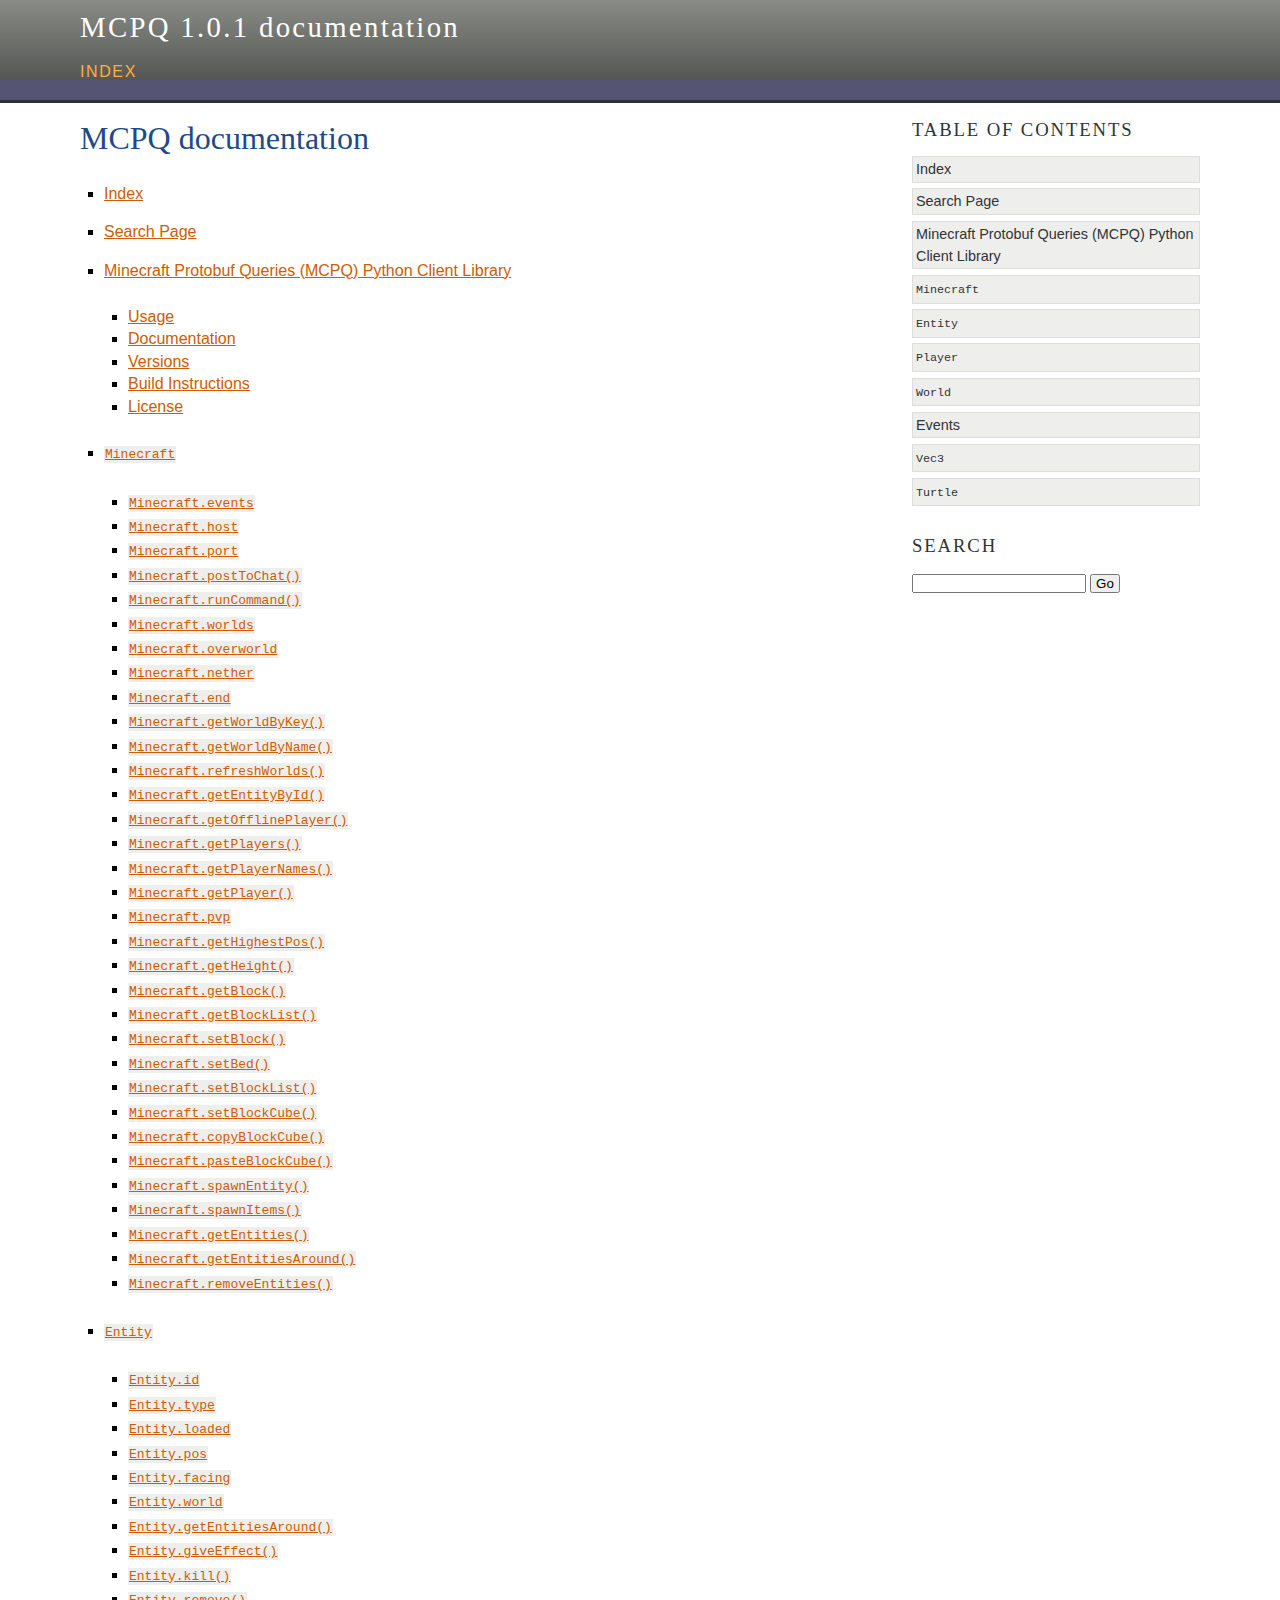
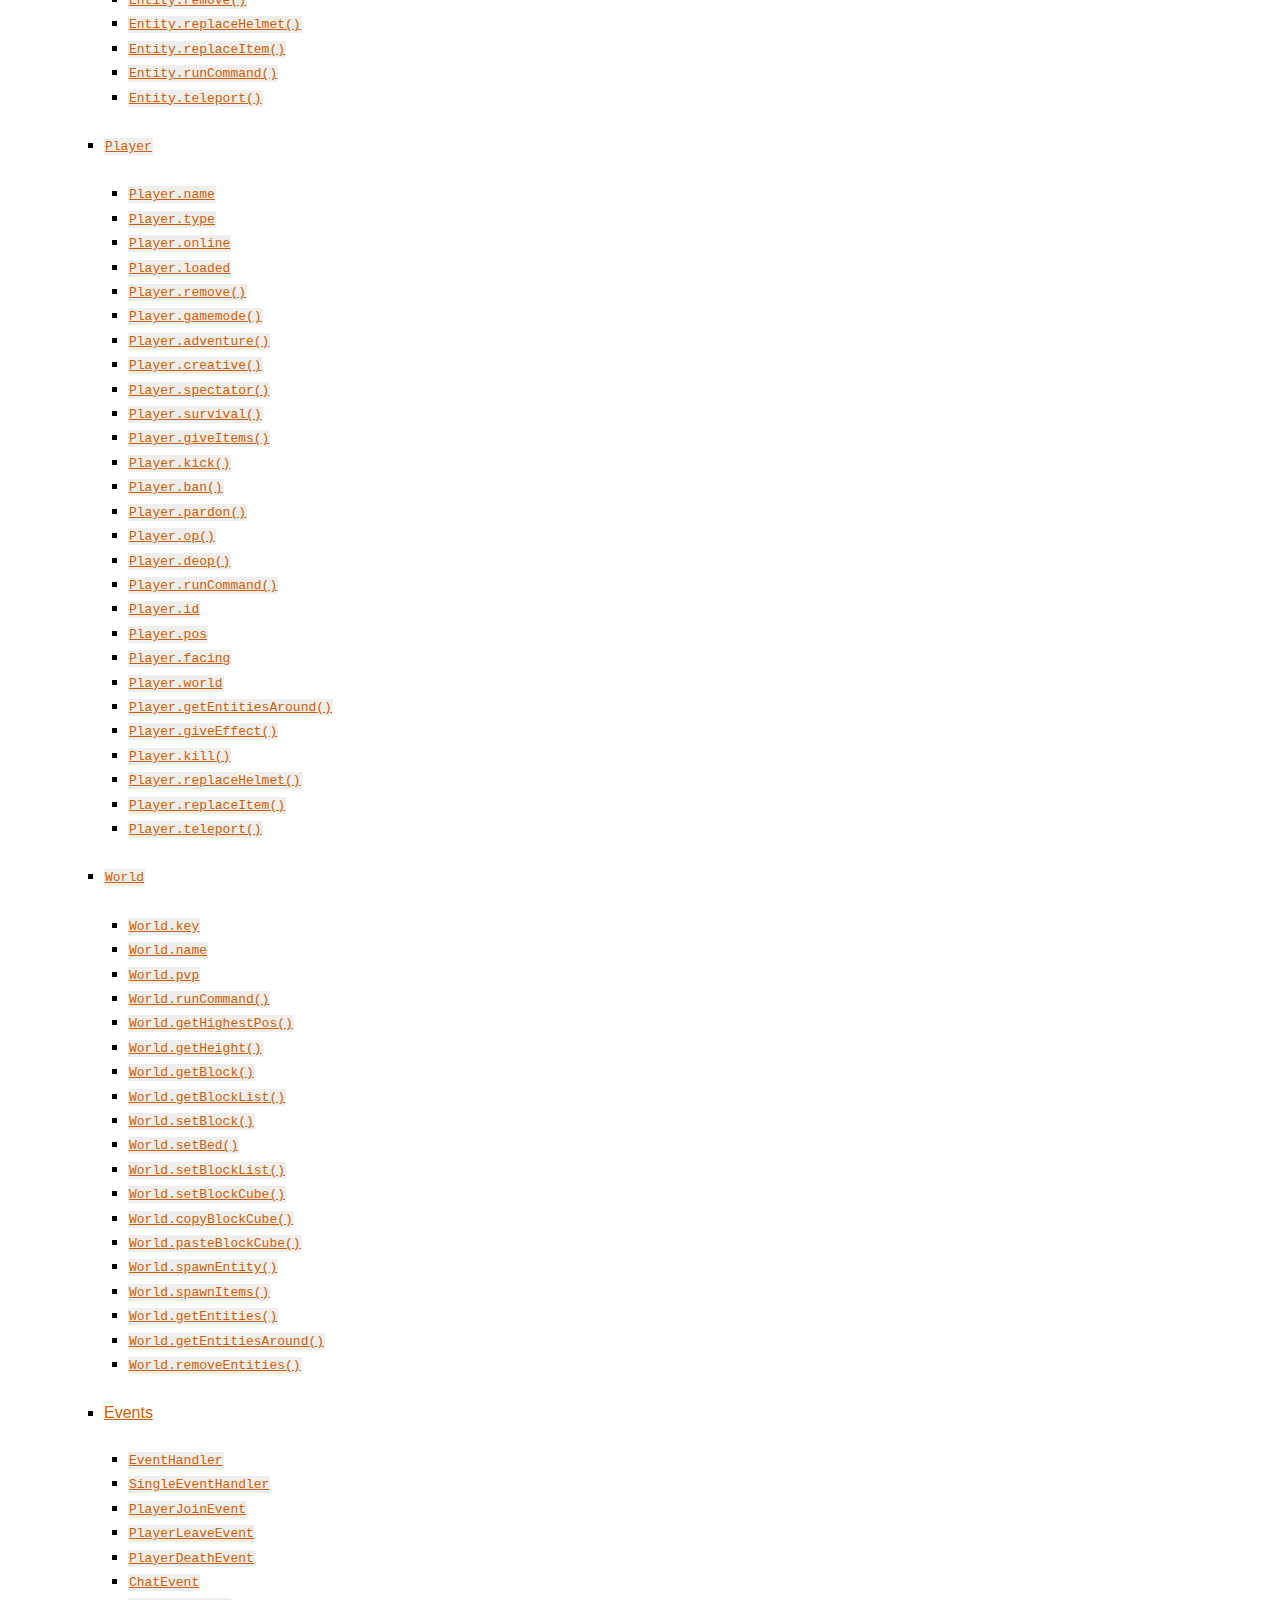
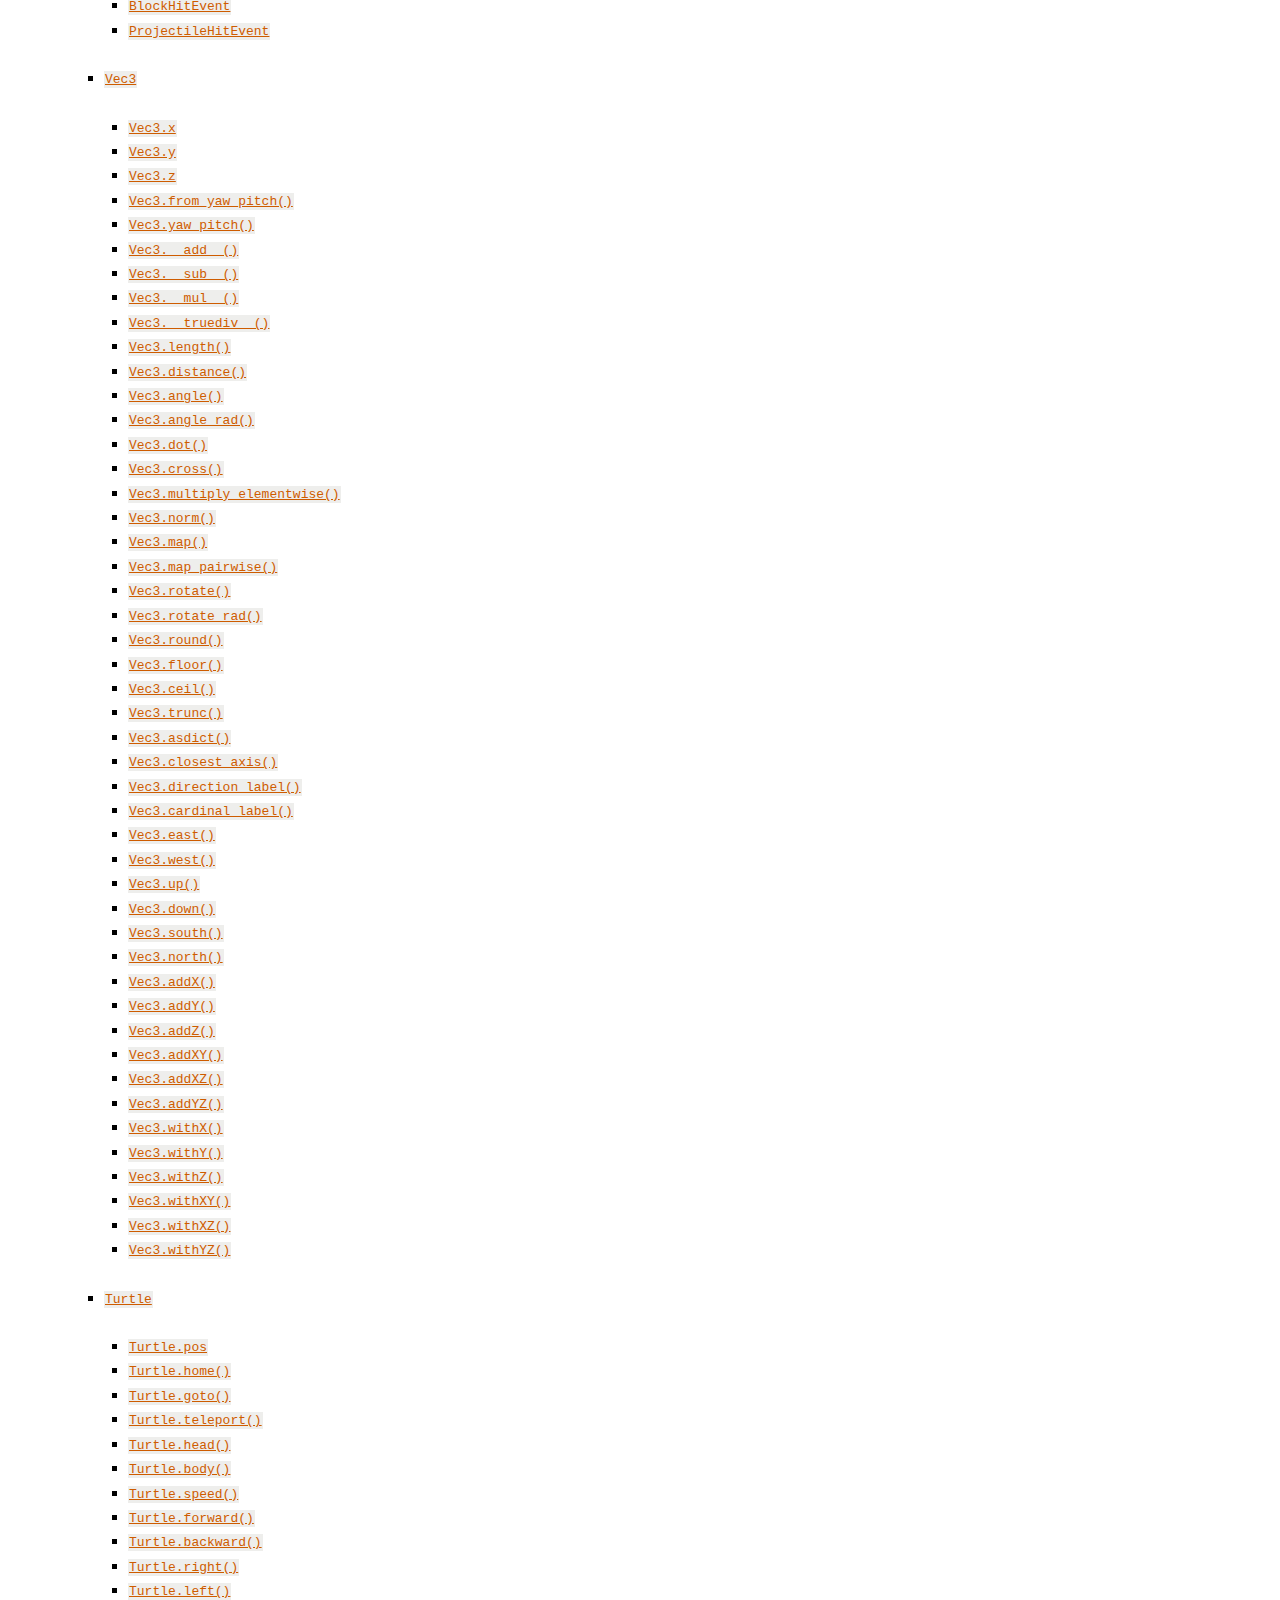
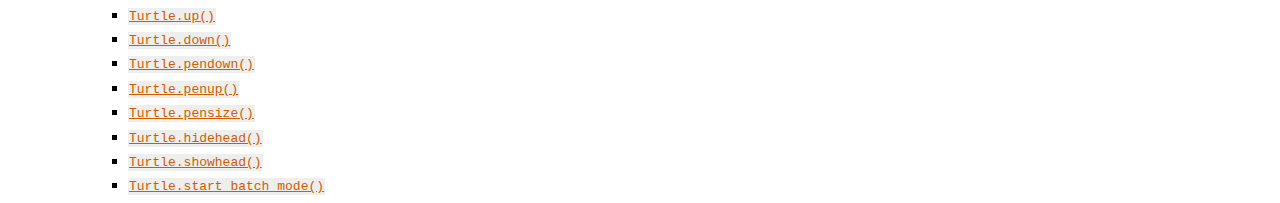
<file: docs/index.html>
<!DOCTYPE html>

<html lang="en" data-content_root="./">
  <head>
    <meta charset="utf-8" />
    <meta name="viewport" content="width=device-width, initial-scale=1.0" /><meta name="viewport" content="width=device-width, initial-scale=1" />

    <title>MCPQ documentation &#8212; MCPQ 1.0.1 documentation</title>
    <link rel="stylesheet" type="text/css" href="_static/pygments.css?v=a746c00c" />
    <link rel="stylesheet" type="text/css" href="_static/agogo.css?v=8513425a" />
    <script src="_static/documentation_options.js?v=292eb321"></script>
    <script src="_static/doctools.js?v=9a2dae69"></script>
    <script src="_static/sphinx_highlight.js?v=dc90522c"></script>
    <link rel="index" title="Index" href="genindex.html" />
    <link rel="search" title="Search" href="search.html" /> 
  </head><body>
    <div class="header-wrapper" role="banner">
      <div class="header">
        <div class="headertitle"><a
          href="#">MCPQ 1.0.1 documentation</a></div>
        <div class="rel" role="navigation" aria-label="Related">
          <a href="genindex.html" title="General Index"
             accesskey="I">index</a>
        </div>
       </div>
    </div>

    <div class="content-wrapper">
      <div class="content">
        <div class="document">
            
      <div class="documentwrapper">
        <div class="bodywrapper">
          <div class="body" role="main">
            
  <section id="mcpq-documentation">
<h1>MCPQ documentation<a class="headerlink" href="#mcpq-documentation" title="Link to this heading">¶</a></h1>
<div class="toctree-wrapper compound">
<ul>
<li class="toctree-l1"><a class="reference internal" href="genindex.html">Index</a></li>
<li class="toctree-l1"><a class="reference internal" href="search.html">Search Page</a></li>
<li class="toctree-l1"><a class="reference internal" href="readme_link.html">Minecraft Protobuf Queries (MCPQ) Python Client Library</a><ul>
<li class="toctree-l2"><a class="reference internal" href="readme_link.html#usage">Usage</a></li>
<li class="toctree-l2"><a class="reference internal" href="readme_link.html#documentation">Documentation</a></li>
<li class="toctree-l2"><a class="reference internal" href="readme_link.html#versions">Versions</a></li>
<li class="toctree-l2"><a class="reference internal" href="readme_link.html#build-instructions">Build Instructions</a></li>
<li class="toctree-l2"><a class="reference internal" href="readme_link.html#license">License</a></li>
</ul>
</li>
<li class="toctree-l1"><a class="reference internal" href="classes/minecraft.html"><code class="docutils literal notranslate"><span class="pre">Minecraft</span></code></a><ul>
<li class="toctree-l2"><a class="reference internal" href="classes/minecraft.html#mcpq.Minecraft.events"><code class="docutils literal notranslate"><span class="pre">Minecraft.events</span></code></a></li>
<li class="toctree-l2"><a class="reference internal" href="classes/minecraft.html#mcpq.Minecraft.host"><code class="docutils literal notranslate"><span class="pre">Minecraft.host</span></code></a></li>
<li class="toctree-l2"><a class="reference internal" href="classes/minecraft.html#mcpq.Minecraft.port"><code class="docutils literal notranslate"><span class="pre">Minecraft.port</span></code></a></li>
<li class="toctree-l2"><a class="reference internal" href="classes/minecraft.html#mcpq.Minecraft.postToChat"><code class="docutils literal notranslate"><span class="pre">Minecraft.postToChat()</span></code></a></li>
<li class="toctree-l2"><a class="reference internal" href="classes/minecraft.html#mcpq.Minecraft.runCommand"><code class="docutils literal notranslate"><span class="pre">Minecraft.runCommand()</span></code></a></li>
<li class="toctree-l2"><a class="reference internal" href="classes/minecraft.html#mcpq.Minecraft.worlds"><code class="docutils literal notranslate"><span class="pre">Minecraft.worlds</span></code></a></li>
<li class="toctree-l2"><a class="reference internal" href="classes/minecraft.html#mcpq.Minecraft.overworld"><code class="docutils literal notranslate"><span class="pre">Minecraft.overworld</span></code></a></li>
<li class="toctree-l2"><a class="reference internal" href="classes/minecraft.html#mcpq.Minecraft.nether"><code class="docutils literal notranslate"><span class="pre">Minecraft.nether</span></code></a></li>
<li class="toctree-l2"><a class="reference internal" href="classes/minecraft.html#mcpq.Minecraft.end"><code class="docutils literal notranslate"><span class="pre">Minecraft.end</span></code></a></li>
<li class="toctree-l2"><a class="reference internal" href="classes/minecraft.html#mcpq.Minecraft.getWorldByKey"><code class="docutils literal notranslate"><span class="pre">Minecraft.getWorldByKey()</span></code></a></li>
<li class="toctree-l2"><a class="reference internal" href="classes/minecraft.html#mcpq.Minecraft.getWorldByName"><code class="docutils literal notranslate"><span class="pre">Minecraft.getWorldByName()</span></code></a></li>
<li class="toctree-l2"><a class="reference internal" href="classes/minecraft.html#mcpq.Minecraft.refreshWorlds"><code class="docutils literal notranslate"><span class="pre">Minecraft.refreshWorlds()</span></code></a></li>
<li class="toctree-l2"><a class="reference internal" href="classes/minecraft.html#mcpq.Minecraft.getEntityById"><code class="docutils literal notranslate"><span class="pre">Minecraft.getEntityById()</span></code></a></li>
<li class="toctree-l2"><a class="reference internal" href="classes/minecraft.html#mcpq.Minecraft.getOfflinePlayer"><code class="docutils literal notranslate"><span class="pre">Minecraft.getOfflinePlayer()</span></code></a></li>
<li class="toctree-l2"><a class="reference internal" href="classes/minecraft.html#mcpq.Minecraft.getPlayers"><code class="docutils literal notranslate"><span class="pre">Minecraft.getPlayers()</span></code></a></li>
<li class="toctree-l2"><a class="reference internal" href="classes/minecraft.html#mcpq.Minecraft.getPlayerNames"><code class="docutils literal notranslate"><span class="pre">Minecraft.getPlayerNames()</span></code></a></li>
<li class="toctree-l2"><a class="reference internal" href="classes/minecraft.html#mcpq.Minecraft.getPlayer"><code class="docutils literal notranslate"><span class="pre">Minecraft.getPlayer()</span></code></a></li>
<li class="toctree-l2"><a class="reference internal" href="classes/minecraft.html#mcpq.Minecraft.pvp"><code class="docutils literal notranslate"><span class="pre">Minecraft.pvp</span></code></a></li>
<li class="toctree-l2"><a class="reference internal" href="classes/minecraft.html#mcpq.Minecraft.getHighestPos"><code class="docutils literal notranslate"><span class="pre">Minecraft.getHighestPos()</span></code></a></li>
<li class="toctree-l2"><a class="reference internal" href="classes/minecraft.html#mcpq.Minecraft.getHeight"><code class="docutils literal notranslate"><span class="pre">Minecraft.getHeight()</span></code></a></li>
<li class="toctree-l2"><a class="reference internal" href="classes/minecraft.html#mcpq.Minecraft.getBlock"><code class="docutils literal notranslate"><span class="pre">Minecraft.getBlock()</span></code></a></li>
<li class="toctree-l2"><a class="reference internal" href="classes/minecraft.html#mcpq.Minecraft.getBlockList"><code class="docutils literal notranslate"><span class="pre">Minecraft.getBlockList()</span></code></a></li>
<li class="toctree-l2"><a class="reference internal" href="classes/minecraft.html#mcpq.Minecraft.setBlock"><code class="docutils literal notranslate"><span class="pre">Minecraft.setBlock()</span></code></a></li>
<li class="toctree-l2"><a class="reference internal" href="classes/minecraft.html#mcpq.Minecraft.setBed"><code class="docutils literal notranslate"><span class="pre">Minecraft.setBed()</span></code></a></li>
<li class="toctree-l2"><a class="reference internal" href="classes/minecraft.html#mcpq.Minecraft.setBlockList"><code class="docutils literal notranslate"><span class="pre">Minecraft.setBlockList()</span></code></a></li>
<li class="toctree-l2"><a class="reference internal" href="classes/minecraft.html#mcpq.Minecraft.setBlockCube"><code class="docutils literal notranslate"><span class="pre">Minecraft.setBlockCube()</span></code></a></li>
<li class="toctree-l2"><a class="reference internal" href="classes/minecraft.html#mcpq.Minecraft.copyBlockCube"><code class="docutils literal notranslate"><span class="pre">Minecraft.copyBlockCube()</span></code></a></li>
<li class="toctree-l2"><a class="reference internal" href="classes/minecraft.html#mcpq.Minecraft.pasteBlockCube"><code class="docutils literal notranslate"><span class="pre">Minecraft.pasteBlockCube()</span></code></a></li>
<li class="toctree-l2"><a class="reference internal" href="classes/minecraft.html#mcpq.Minecraft.spawnEntity"><code class="docutils literal notranslate"><span class="pre">Minecraft.spawnEntity()</span></code></a></li>
<li class="toctree-l2"><a class="reference internal" href="classes/minecraft.html#mcpq.Minecraft.spawnItems"><code class="docutils literal notranslate"><span class="pre">Minecraft.spawnItems()</span></code></a></li>
<li class="toctree-l2"><a class="reference internal" href="classes/minecraft.html#mcpq.Minecraft.getEntities"><code class="docutils literal notranslate"><span class="pre">Minecraft.getEntities()</span></code></a></li>
<li class="toctree-l2"><a class="reference internal" href="classes/minecraft.html#mcpq.Minecraft.getEntitiesAround"><code class="docutils literal notranslate"><span class="pre">Minecraft.getEntitiesAround()</span></code></a></li>
<li class="toctree-l2"><a class="reference internal" href="classes/minecraft.html#mcpq.Minecraft.removeEntities"><code class="docutils literal notranslate"><span class="pre">Minecraft.removeEntities()</span></code></a></li>
</ul>
</li>
<li class="toctree-l1"><a class="reference internal" href="classes/entity.html"><code class="docutils literal notranslate"><span class="pre">Entity</span></code></a><ul>
<li class="toctree-l2"><a class="reference internal" href="classes/entity.html#mcpq.entity.Entity.id"><code class="docutils literal notranslate"><span class="pre">Entity.id</span></code></a></li>
<li class="toctree-l2"><a class="reference internal" href="classes/entity.html#mcpq.entity.Entity.type"><code class="docutils literal notranslate"><span class="pre">Entity.type</span></code></a></li>
<li class="toctree-l2"><a class="reference internal" href="classes/entity.html#mcpq.entity.Entity.loaded"><code class="docutils literal notranslate"><span class="pre">Entity.loaded</span></code></a></li>
<li class="toctree-l2"><a class="reference internal" href="classes/entity.html#mcpq.entity.Entity.pos"><code class="docutils literal notranslate"><span class="pre">Entity.pos</span></code></a></li>
<li class="toctree-l2"><a class="reference internal" href="classes/entity.html#mcpq.entity.Entity.facing"><code class="docutils literal notranslate"><span class="pre">Entity.facing</span></code></a></li>
<li class="toctree-l2"><a class="reference internal" href="classes/entity.html#mcpq.entity.Entity.world"><code class="docutils literal notranslate"><span class="pre">Entity.world</span></code></a></li>
<li class="toctree-l2"><a class="reference internal" href="classes/entity.html#mcpq.entity.Entity.getEntitiesAround"><code class="docutils literal notranslate"><span class="pre">Entity.getEntitiesAround()</span></code></a></li>
<li class="toctree-l2"><a class="reference internal" href="classes/entity.html#mcpq.entity.Entity.giveEffect"><code class="docutils literal notranslate"><span class="pre">Entity.giveEffect()</span></code></a></li>
<li class="toctree-l2"><a class="reference internal" href="classes/entity.html#mcpq.entity.Entity.kill"><code class="docutils literal notranslate"><span class="pre">Entity.kill()</span></code></a></li>
<li class="toctree-l2"><a class="reference internal" href="classes/entity.html#mcpq.entity.Entity.remove"><code class="docutils literal notranslate"><span class="pre">Entity.remove()</span></code></a></li>
<li class="toctree-l2"><a class="reference internal" href="classes/entity.html#mcpq.entity.Entity.replaceHelmet"><code class="docutils literal notranslate"><span class="pre">Entity.replaceHelmet()</span></code></a></li>
<li class="toctree-l2"><a class="reference internal" href="classes/entity.html#mcpq.entity.Entity.replaceItem"><code class="docutils literal notranslate"><span class="pre">Entity.replaceItem()</span></code></a></li>
<li class="toctree-l2"><a class="reference internal" href="classes/entity.html#mcpq.entity.Entity.runCommand"><code class="docutils literal notranslate"><span class="pre">Entity.runCommand()</span></code></a></li>
<li class="toctree-l2"><a class="reference internal" href="classes/entity.html#mcpq.entity.Entity.teleport"><code class="docutils literal notranslate"><span class="pre">Entity.teleport()</span></code></a></li>
</ul>
</li>
<li class="toctree-l1"><a class="reference internal" href="classes/player.html"><code class="docutils literal notranslate"><span class="pre">Player</span></code></a><ul>
<li class="toctree-l2"><a class="reference internal" href="classes/player.html#mcpq.player.Player.name"><code class="docutils literal notranslate"><span class="pre">Player.name</span></code></a></li>
<li class="toctree-l2"><a class="reference internal" href="classes/player.html#mcpq.player.Player.type"><code class="docutils literal notranslate"><span class="pre">Player.type</span></code></a></li>
<li class="toctree-l2"><a class="reference internal" href="classes/player.html#mcpq.player.Player.online"><code class="docutils literal notranslate"><span class="pre">Player.online</span></code></a></li>
<li class="toctree-l2"><a class="reference internal" href="classes/player.html#mcpq.player.Player.loaded"><code class="docutils literal notranslate"><span class="pre">Player.loaded</span></code></a></li>
<li class="toctree-l2"><a class="reference internal" href="classes/player.html#mcpq.player.Player.remove"><code class="docutils literal notranslate"><span class="pre">Player.remove()</span></code></a></li>
<li class="toctree-l2"><a class="reference internal" href="classes/player.html#mcpq.player.Player.gamemode"><code class="docutils literal notranslate"><span class="pre">Player.gamemode()</span></code></a></li>
<li class="toctree-l2"><a class="reference internal" href="classes/player.html#mcpq.player.Player.adventure"><code class="docutils literal notranslate"><span class="pre">Player.adventure()</span></code></a></li>
<li class="toctree-l2"><a class="reference internal" href="classes/player.html#mcpq.player.Player.creative"><code class="docutils literal notranslate"><span class="pre">Player.creative()</span></code></a></li>
<li class="toctree-l2"><a class="reference internal" href="classes/player.html#mcpq.player.Player.spectator"><code class="docutils literal notranslate"><span class="pre">Player.spectator()</span></code></a></li>
<li class="toctree-l2"><a class="reference internal" href="classes/player.html#mcpq.player.Player.survival"><code class="docutils literal notranslate"><span class="pre">Player.survival()</span></code></a></li>
<li class="toctree-l2"><a class="reference internal" href="classes/player.html#mcpq.player.Player.giveItems"><code class="docutils literal notranslate"><span class="pre">Player.giveItems()</span></code></a></li>
<li class="toctree-l2"><a class="reference internal" href="classes/player.html#mcpq.player.Player.kick"><code class="docutils literal notranslate"><span class="pre">Player.kick()</span></code></a></li>
<li class="toctree-l2"><a class="reference internal" href="classes/player.html#mcpq.player.Player.ban"><code class="docutils literal notranslate"><span class="pre">Player.ban()</span></code></a></li>
<li class="toctree-l2"><a class="reference internal" href="classes/player.html#mcpq.player.Player.pardon"><code class="docutils literal notranslate"><span class="pre">Player.pardon()</span></code></a></li>
<li class="toctree-l2"><a class="reference internal" href="classes/player.html#mcpq.player.Player.op"><code class="docutils literal notranslate"><span class="pre">Player.op()</span></code></a></li>
<li class="toctree-l2"><a class="reference internal" href="classes/player.html#mcpq.player.Player.deop"><code class="docutils literal notranslate"><span class="pre">Player.deop()</span></code></a></li>
<li class="toctree-l2"><a class="reference internal" href="classes/player.html#mcpq.player.Player.runCommand"><code class="docutils literal notranslate"><span class="pre">Player.runCommand()</span></code></a></li>
<li class="toctree-l2"><a class="reference internal" href="classes/player.html#mcpq.player.Player.id"><code class="docutils literal notranslate"><span class="pre">Player.id</span></code></a></li>
<li class="toctree-l2"><a class="reference internal" href="classes/player.html#mcpq.player.Player.pos"><code class="docutils literal notranslate"><span class="pre">Player.pos</span></code></a></li>
<li class="toctree-l2"><a class="reference internal" href="classes/player.html#mcpq.player.Player.facing"><code class="docutils literal notranslate"><span class="pre">Player.facing</span></code></a></li>
<li class="toctree-l2"><a class="reference internal" href="classes/player.html#mcpq.player.Player.world"><code class="docutils literal notranslate"><span class="pre">Player.world</span></code></a></li>
<li class="toctree-l2"><a class="reference internal" href="classes/player.html#mcpq.player.Player.getEntitiesAround"><code class="docutils literal notranslate"><span class="pre">Player.getEntitiesAround()</span></code></a></li>
<li class="toctree-l2"><a class="reference internal" href="classes/player.html#mcpq.player.Player.giveEffect"><code class="docutils literal notranslate"><span class="pre">Player.giveEffect()</span></code></a></li>
<li class="toctree-l2"><a class="reference internal" href="classes/player.html#mcpq.player.Player.kill"><code class="docutils literal notranslate"><span class="pre">Player.kill()</span></code></a></li>
<li class="toctree-l2"><a class="reference internal" href="classes/player.html#mcpq.player.Player.replaceHelmet"><code class="docutils literal notranslate"><span class="pre">Player.replaceHelmet()</span></code></a></li>
<li class="toctree-l2"><a class="reference internal" href="classes/player.html#mcpq.player.Player.replaceItem"><code class="docutils literal notranslate"><span class="pre">Player.replaceItem()</span></code></a></li>
<li class="toctree-l2"><a class="reference internal" href="classes/player.html#mcpq.player.Player.teleport"><code class="docutils literal notranslate"><span class="pre">Player.teleport()</span></code></a></li>
</ul>
</li>
<li class="toctree-l1"><a class="reference internal" href="classes/world.html"><code class="docutils literal notranslate"><span class="pre">World</span></code></a><ul>
<li class="toctree-l2"><a class="reference internal" href="classes/world.html#mcpq.world.World.key"><code class="docutils literal notranslate"><span class="pre">World.key</span></code></a></li>
<li class="toctree-l2"><a class="reference internal" href="classes/world.html#mcpq.world.World.name"><code class="docutils literal notranslate"><span class="pre">World.name</span></code></a></li>
<li class="toctree-l2"><a class="reference internal" href="classes/world.html#mcpq.world.World.pvp"><code class="docutils literal notranslate"><span class="pre">World.pvp</span></code></a></li>
<li class="toctree-l2"><a class="reference internal" href="classes/world.html#mcpq.world.World.runCommand"><code class="docutils literal notranslate"><span class="pre">World.runCommand()</span></code></a></li>
<li class="toctree-l2"><a class="reference internal" href="classes/world.html#mcpq.world.World.getHighestPos"><code class="docutils literal notranslate"><span class="pre">World.getHighestPos()</span></code></a></li>
<li class="toctree-l2"><a class="reference internal" href="classes/world.html#mcpq.world.World.getHeight"><code class="docutils literal notranslate"><span class="pre">World.getHeight()</span></code></a></li>
<li class="toctree-l2"><a class="reference internal" href="classes/world.html#mcpq.world.World.getBlock"><code class="docutils literal notranslate"><span class="pre">World.getBlock()</span></code></a></li>
<li class="toctree-l2"><a class="reference internal" href="classes/world.html#mcpq.world.World.getBlockList"><code class="docutils literal notranslate"><span class="pre">World.getBlockList()</span></code></a></li>
<li class="toctree-l2"><a class="reference internal" href="classes/world.html#mcpq.world.World.setBlock"><code class="docutils literal notranslate"><span class="pre">World.setBlock()</span></code></a></li>
<li class="toctree-l2"><a class="reference internal" href="classes/world.html#mcpq.world.World.setBed"><code class="docutils literal notranslate"><span class="pre">World.setBed()</span></code></a></li>
<li class="toctree-l2"><a class="reference internal" href="classes/world.html#mcpq.world.World.setBlockList"><code class="docutils literal notranslate"><span class="pre">World.setBlockList()</span></code></a></li>
<li class="toctree-l2"><a class="reference internal" href="classes/world.html#mcpq.world.World.setBlockCube"><code class="docutils literal notranslate"><span class="pre">World.setBlockCube()</span></code></a></li>
<li class="toctree-l2"><a class="reference internal" href="classes/world.html#mcpq.world.World.copyBlockCube"><code class="docutils literal notranslate"><span class="pre">World.copyBlockCube()</span></code></a></li>
<li class="toctree-l2"><a class="reference internal" href="classes/world.html#mcpq.world.World.pasteBlockCube"><code class="docutils literal notranslate"><span class="pre">World.pasteBlockCube()</span></code></a></li>
<li class="toctree-l2"><a class="reference internal" href="classes/world.html#mcpq.world.World.spawnEntity"><code class="docutils literal notranslate"><span class="pre">World.spawnEntity()</span></code></a></li>
<li class="toctree-l2"><a class="reference internal" href="classes/world.html#mcpq.world.World.spawnItems"><code class="docutils literal notranslate"><span class="pre">World.spawnItems()</span></code></a></li>
<li class="toctree-l2"><a class="reference internal" href="classes/world.html#mcpq.world.World.getEntities"><code class="docutils literal notranslate"><span class="pre">World.getEntities()</span></code></a></li>
<li class="toctree-l2"><a class="reference internal" href="classes/world.html#mcpq.world.World.getEntitiesAround"><code class="docutils literal notranslate"><span class="pre">World.getEntitiesAround()</span></code></a></li>
<li class="toctree-l2"><a class="reference internal" href="classes/world.html#mcpq.world.World.removeEntities"><code class="docutils literal notranslate"><span class="pre">World.removeEntities()</span></code></a></li>
</ul>
</li>
<li class="toctree-l1"><a class="reference internal" href="classes/events.html">Events</a><ul>
<li class="toctree-l2"><a class="reference internal" href="classes/events.html#mcpq.events.EventHandler"><code class="docutils literal notranslate"><span class="pre">EventHandler</span></code></a></li>
<li class="toctree-l2"><a class="reference internal" href="classes/events.html#mcpq.events.SingleEventHandler"><code class="docutils literal notranslate"><span class="pre">SingleEventHandler</span></code></a></li>
<li class="toctree-l2"><a class="reference internal" href="classes/events.html#mcpq.events.PlayerJoinEvent"><code class="docutils literal notranslate"><span class="pre">PlayerJoinEvent</span></code></a></li>
<li class="toctree-l2"><a class="reference internal" href="classes/events.html#mcpq.events.PlayerLeaveEvent"><code class="docutils literal notranslate"><span class="pre">PlayerLeaveEvent</span></code></a></li>
<li class="toctree-l2"><a class="reference internal" href="classes/events.html#mcpq.events.PlayerDeathEvent"><code class="docutils literal notranslate"><span class="pre">PlayerDeathEvent</span></code></a></li>
<li class="toctree-l2"><a class="reference internal" href="classes/events.html#mcpq.events.ChatEvent"><code class="docutils literal notranslate"><span class="pre">ChatEvent</span></code></a></li>
<li class="toctree-l2"><a class="reference internal" href="classes/events.html#mcpq.events.BlockHitEvent"><code class="docutils literal notranslate"><span class="pre">BlockHitEvent</span></code></a></li>
<li class="toctree-l2"><a class="reference internal" href="classes/events.html#mcpq.events.ProjectileHitEvent"><code class="docutils literal notranslate"><span class="pre">ProjectileHitEvent</span></code></a></li>
</ul>
</li>
<li class="toctree-l1"><a class="reference internal" href="classes/vec3.html"><code class="docutils literal notranslate"><span class="pre">Vec3</span></code></a><ul>
<li class="toctree-l2"><a class="reference internal" href="classes/vec3.html#mcpq.Vec3.x"><code class="docutils literal notranslate"><span class="pre">Vec3.x</span></code></a></li>
<li class="toctree-l2"><a class="reference internal" href="classes/vec3.html#mcpq.Vec3.y"><code class="docutils literal notranslate"><span class="pre">Vec3.y</span></code></a></li>
<li class="toctree-l2"><a class="reference internal" href="classes/vec3.html#mcpq.Vec3.z"><code class="docutils literal notranslate"><span class="pre">Vec3.z</span></code></a></li>
<li class="toctree-l2"><a class="reference internal" href="classes/vec3.html#mcpq.Vec3.from_yaw_pitch"><code class="docutils literal notranslate"><span class="pre">Vec3.from_yaw_pitch()</span></code></a></li>
<li class="toctree-l2"><a class="reference internal" href="classes/vec3.html#mcpq.Vec3.yaw_pitch"><code class="docutils literal notranslate"><span class="pre">Vec3.yaw_pitch()</span></code></a></li>
<li class="toctree-l2"><a class="reference internal" href="classes/vec3.html#mcpq.Vec3.__add__"><code class="docutils literal notranslate"><span class="pre">Vec3.__add__()</span></code></a></li>
<li class="toctree-l2"><a class="reference internal" href="classes/vec3.html#mcpq.Vec3.__sub__"><code class="docutils literal notranslate"><span class="pre">Vec3.__sub__()</span></code></a></li>
<li class="toctree-l2"><a class="reference internal" href="classes/vec3.html#mcpq.Vec3.__mul__"><code class="docutils literal notranslate"><span class="pre">Vec3.__mul__()</span></code></a></li>
<li class="toctree-l2"><a class="reference internal" href="classes/vec3.html#mcpq.Vec3.__truediv__"><code class="docutils literal notranslate"><span class="pre">Vec3.__truediv__()</span></code></a></li>
<li class="toctree-l2"><a class="reference internal" href="classes/vec3.html#mcpq.Vec3.length"><code class="docutils literal notranslate"><span class="pre">Vec3.length()</span></code></a></li>
<li class="toctree-l2"><a class="reference internal" href="classes/vec3.html#mcpq.Vec3.distance"><code class="docutils literal notranslate"><span class="pre">Vec3.distance()</span></code></a></li>
<li class="toctree-l2"><a class="reference internal" href="classes/vec3.html#mcpq.Vec3.angle"><code class="docutils literal notranslate"><span class="pre">Vec3.angle()</span></code></a></li>
<li class="toctree-l2"><a class="reference internal" href="classes/vec3.html#mcpq.Vec3.angle_rad"><code class="docutils literal notranslate"><span class="pre">Vec3.angle_rad()</span></code></a></li>
<li class="toctree-l2"><a class="reference internal" href="classes/vec3.html#mcpq.Vec3.dot"><code class="docutils literal notranslate"><span class="pre">Vec3.dot()</span></code></a></li>
<li class="toctree-l2"><a class="reference internal" href="classes/vec3.html#mcpq.Vec3.cross"><code class="docutils literal notranslate"><span class="pre">Vec3.cross()</span></code></a></li>
<li class="toctree-l2"><a class="reference internal" href="classes/vec3.html#mcpq.Vec3.multiply_elementwise"><code class="docutils literal notranslate"><span class="pre">Vec3.multiply_elementwise()</span></code></a></li>
<li class="toctree-l2"><a class="reference internal" href="classes/vec3.html#mcpq.Vec3.norm"><code class="docutils literal notranslate"><span class="pre">Vec3.norm()</span></code></a></li>
<li class="toctree-l2"><a class="reference internal" href="classes/vec3.html#mcpq.Vec3.map"><code class="docutils literal notranslate"><span class="pre">Vec3.map()</span></code></a></li>
<li class="toctree-l2"><a class="reference internal" href="classes/vec3.html#mcpq.Vec3.map_pairwise"><code class="docutils literal notranslate"><span class="pre">Vec3.map_pairwise()</span></code></a></li>
<li class="toctree-l2"><a class="reference internal" href="classes/vec3.html#mcpq.Vec3.rotate"><code class="docutils literal notranslate"><span class="pre">Vec3.rotate()</span></code></a></li>
<li class="toctree-l2"><a class="reference internal" href="classes/vec3.html#mcpq.Vec3.rotate_rad"><code class="docutils literal notranslate"><span class="pre">Vec3.rotate_rad()</span></code></a></li>
<li class="toctree-l2"><a class="reference internal" href="classes/vec3.html#mcpq.Vec3.round"><code class="docutils literal notranslate"><span class="pre">Vec3.round()</span></code></a></li>
<li class="toctree-l2"><a class="reference internal" href="classes/vec3.html#mcpq.Vec3.floor"><code class="docutils literal notranslate"><span class="pre">Vec3.floor()</span></code></a></li>
<li class="toctree-l2"><a class="reference internal" href="classes/vec3.html#mcpq.Vec3.ceil"><code class="docutils literal notranslate"><span class="pre">Vec3.ceil()</span></code></a></li>
<li class="toctree-l2"><a class="reference internal" href="classes/vec3.html#mcpq.Vec3.trunc"><code class="docutils literal notranslate"><span class="pre">Vec3.trunc()</span></code></a></li>
<li class="toctree-l2"><a class="reference internal" href="classes/vec3.html#mcpq.Vec3.asdict"><code class="docutils literal notranslate"><span class="pre">Vec3.asdict()</span></code></a></li>
<li class="toctree-l2"><a class="reference internal" href="classes/vec3.html#mcpq.Vec3.closest_axis"><code class="docutils literal notranslate"><span class="pre">Vec3.closest_axis()</span></code></a></li>
<li class="toctree-l2"><a class="reference internal" href="classes/vec3.html#mcpq.Vec3.direction_label"><code class="docutils literal notranslate"><span class="pre">Vec3.direction_label()</span></code></a></li>
<li class="toctree-l2"><a class="reference internal" href="classes/vec3.html#mcpq.Vec3.cardinal_label"><code class="docutils literal notranslate"><span class="pre">Vec3.cardinal_label()</span></code></a></li>
<li class="toctree-l2"><a class="reference internal" href="classes/vec3.html#mcpq.Vec3.east"><code class="docutils literal notranslate"><span class="pre">Vec3.east()</span></code></a></li>
<li class="toctree-l2"><a class="reference internal" href="classes/vec3.html#mcpq.Vec3.west"><code class="docutils literal notranslate"><span class="pre">Vec3.west()</span></code></a></li>
<li class="toctree-l2"><a class="reference internal" href="classes/vec3.html#mcpq.Vec3.up"><code class="docutils literal notranslate"><span class="pre">Vec3.up()</span></code></a></li>
<li class="toctree-l2"><a class="reference internal" href="classes/vec3.html#mcpq.Vec3.down"><code class="docutils literal notranslate"><span class="pre">Vec3.down()</span></code></a></li>
<li class="toctree-l2"><a class="reference internal" href="classes/vec3.html#mcpq.Vec3.south"><code class="docutils literal notranslate"><span class="pre">Vec3.south()</span></code></a></li>
<li class="toctree-l2"><a class="reference internal" href="classes/vec3.html#mcpq.Vec3.north"><code class="docutils literal notranslate"><span class="pre">Vec3.north()</span></code></a></li>
<li class="toctree-l2"><a class="reference internal" href="classes/vec3.html#mcpq.Vec3.addX"><code class="docutils literal notranslate"><span class="pre">Vec3.addX()</span></code></a></li>
<li class="toctree-l2"><a class="reference internal" href="classes/vec3.html#mcpq.Vec3.addY"><code class="docutils literal notranslate"><span class="pre">Vec3.addY()</span></code></a></li>
<li class="toctree-l2"><a class="reference internal" href="classes/vec3.html#mcpq.Vec3.addZ"><code class="docutils literal notranslate"><span class="pre">Vec3.addZ()</span></code></a></li>
<li class="toctree-l2"><a class="reference internal" href="classes/vec3.html#mcpq.Vec3.addXY"><code class="docutils literal notranslate"><span class="pre">Vec3.addXY()</span></code></a></li>
<li class="toctree-l2"><a class="reference internal" href="classes/vec3.html#mcpq.Vec3.addXZ"><code class="docutils literal notranslate"><span class="pre">Vec3.addXZ()</span></code></a></li>
<li class="toctree-l2"><a class="reference internal" href="classes/vec3.html#mcpq.Vec3.addYZ"><code class="docutils literal notranslate"><span class="pre">Vec3.addYZ()</span></code></a></li>
<li class="toctree-l2"><a class="reference internal" href="classes/vec3.html#mcpq.Vec3.withX"><code class="docutils literal notranslate"><span class="pre">Vec3.withX()</span></code></a></li>
<li class="toctree-l2"><a class="reference internal" href="classes/vec3.html#mcpq.Vec3.withY"><code class="docutils literal notranslate"><span class="pre">Vec3.withY()</span></code></a></li>
<li class="toctree-l2"><a class="reference internal" href="classes/vec3.html#mcpq.Vec3.withZ"><code class="docutils literal notranslate"><span class="pre">Vec3.withZ()</span></code></a></li>
<li class="toctree-l2"><a class="reference internal" href="classes/vec3.html#mcpq.Vec3.withXY"><code class="docutils literal notranslate"><span class="pre">Vec3.withXY()</span></code></a></li>
<li class="toctree-l2"><a class="reference internal" href="classes/vec3.html#mcpq.Vec3.withXZ"><code class="docutils literal notranslate"><span class="pre">Vec3.withXZ()</span></code></a></li>
<li class="toctree-l2"><a class="reference internal" href="classes/vec3.html#mcpq.Vec3.withYZ"><code class="docutils literal notranslate"><span class="pre">Vec3.withYZ()</span></code></a></li>
</ul>
</li>
<li class="toctree-l1"><a class="reference internal" href="classes/turtle.html"><code class="docutils literal notranslate"><span class="pre">Turtle</span></code></a><ul>
<li class="toctree-l2"><a class="reference internal" href="classes/turtle.html#mcpq.tools.mcturtle.Turtle.pos"><code class="docutils literal notranslate"><span class="pre">Turtle.pos</span></code></a></li>
<li class="toctree-l2"><a class="reference internal" href="classes/turtle.html#mcpq.tools.mcturtle.Turtle.home"><code class="docutils literal notranslate"><span class="pre">Turtle.home()</span></code></a></li>
<li class="toctree-l2"><a class="reference internal" href="classes/turtle.html#mcpq.tools.mcturtle.Turtle.goto"><code class="docutils literal notranslate"><span class="pre">Turtle.goto()</span></code></a></li>
<li class="toctree-l2"><a class="reference internal" href="classes/turtle.html#mcpq.tools.mcturtle.Turtle.teleport"><code class="docutils literal notranslate"><span class="pre">Turtle.teleport()</span></code></a></li>
<li class="toctree-l2"><a class="reference internal" href="classes/turtle.html#mcpq.tools.mcturtle.Turtle.head"><code class="docutils literal notranslate"><span class="pre">Turtle.head()</span></code></a></li>
<li class="toctree-l2"><a class="reference internal" href="classes/turtle.html#mcpq.tools.mcturtle.Turtle.body"><code class="docutils literal notranslate"><span class="pre">Turtle.body()</span></code></a></li>
<li class="toctree-l2"><a class="reference internal" href="classes/turtle.html#mcpq.tools.mcturtle.Turtle.speed"><code class="docutils literal notranslate"><span class="pre">Turtle.speed()</span></code></a></li>
<li class="toctree-l2"><a class="reference internal" href="classes/turtle.html#mcpq.tools.mcturtle.Turtle.forward"><code class="docutils literal notranslate"><span class="pre">Turtle.forward()</span></code></a></li>
<li class="toctree-l2"><a class="reference internal" href="classes/turtle.html#mcpq.tools.mcturtle.Turtle.backward"><code class="docutils literal notranslate"><span class="pre">Turtle.backward()</span></code></a></li>
<li class="toctree-l2"><a class="reference internal" href="classes/turtle.html#mcpq.tools.mcturtle.Turtle.right"><code class="docutils literal notranslate"><span class="pre">Turtle.right()</span></code></a></li>
<li class="toctree-l2"><a class="reference internal" href="classes/turtle.html#mcpq.tools.mcturtle.Turtle.left"><code class="docutils literal notranslate"><span class="pre">Turtle.left()</span></code></a></li>
<li class="toctree-l2"><a class="reference internal" href="classes/turtle.html#mcpq.tools.mcturtle.Turtle.up"><code class="docutils literal notranslate"><span class="pre">Turtle.up()</span></code></a></li>
<li class="toctree-l2"><a class="reference internal" href="classes/turtle.html#mcpq.tools.mcturtle.Turtle.down"><code class="docutils literal notranslate"><span class="pre">Turtle.down()</span></code></a></li>
<li class="toctree-l2"><a class="reference internal" href="classes/turtle.html#mcpq.tools.mcturtle.Turtle.pendown"><code class="docutils literal notranslate"><span class="pre">Turtle.pendown()</span></code></a></li>
<li class="toctree-l2"><a class="reference internal" href="classes/turtle.html#mcpq.tools.mcturtle.Turtle.penup"><code class="docutils literal notranslate"><span class="pre">Turtle.penup()</span></code></a></li>
<li class="toctree-l2"><a class="reference internal" href="classes/turtle.html#mcpq.tools.mcturtle.Turtle.pensize"><code class="docutils literal notranslate"><span class="pre">Turtle.pensize()</span></code></a></li>
<li class="toctree-l2"><a class="reference internal" href="classes/turtle.html#mcpq.tools.mcturtle.Turtle.hidehead"><code class="docutils literal notranslate"><span class="pre">Turtle.hidehead()</span></code></a></li>
<li class="toctree-l2"><a class="reference internal" href="classes/turtle.html#mcpq.tools.mcturtle.Turtle.showhead"><code class="docutils literal notranslate"><span class="pre">Turtle.showhead()</span></code></a></li>
<li class="toctree-l2"><a class="reference internal" href="classes/turtle.html#mcpq.tools.mcturtle.Turtle.start_batch_mode"><code class="docutils literal notranslate"><span class="pre">Turtle.start_batch_mode()</span></code></a></li>
<li class="toctree-l2"><a class="reference internal" href="classes/turtle.html#mcpq.tools.mcturtle.Turtle.stop_batch_mode"><code class="docutils literal notranslate"><span class="pre">Turtle.stop_batch_mode()</span></code></a></li>
</ul>
</li>
</ul>
</div>
</section>


            <div class="clearer"></div>
          </div>
        </div>
      </div>
        </div>
        <div class="sidebar">
          
          <h3>Table of Contents</h3>
          <ul>
<li class="toctree-l1"><a class="reference internal" href="genindex.html">Index</a></li>
<li class="toctree-l1"><a class="reference internal" href="search.html">Search Page</a></li>
<li class="toctree-l1"><a class="reference internal" href="readme_link.html">Minecraft Protobuf Queries (MCPQ) Python Client Library</a></li>
<li class="toctree-l1"><a class="reference internal" href="classes/minecraft.html"><code class="docutils literal notranslate"><span class="pre">Minecraft</span></code></a></li>
<li class="toctree-l1"><a class="reference internal" href="classes/entity.html"><code class="docutils literal notranslate"><span class="pre">Entity</span></code></a></li>
<li class="toctree-l1"><a class="reference internal" href="classes/player.html"><code class="docutils literal notranslate"><span class="pre">Player</span></code></a></li>
<li class="toctree-l1"><a class="reference internal" href="classes/world.html"><code class="docutils literal notranslate"><span class="pre">World</span></code></a></li>
<li class="toctree-l1"><a class="reference internal" href="classes/events.html">Events</a></li>
<li class="toctree-l1"><a class="reference internal" href="classes/vec3.html"><code class="docutils literal notranslate"><span class="pre">Vec3</span></code></a></li>
<li class="toctree-l1"><a class="reference internal" href="classes/turtle.html"><code class="docutils literal notranslate"><span class="pre">Turtle</span></code></a></li>
</ul>

          <search role="search">
            <h3 style="margin-top: 1.5em;">Search</h3>
            <form class="search" action="search.html" method="get">
                <input type="text" name="q" />
                <input type="submit" value="Go" />
            </form>
          </search>

        </div>
        <div class="clearer"></div>
      </div>
    </div>

    <div class="footer-wrapper">
      <div class="footer">
        <div class="left">
          <div role="navigation" aria-label="Related">
            <a href="genindex.html" title="General Index"
              >index</a>
          </div>
          <div role="note" aria-label="source link">
              <br/>
              <a href="_sources/index.rst.txt"
                rel="nofollow">Show Source</a>
          </div>
        </div>

        <div class="right">
          
    <div class="footer" role="contentinfo">
    &#169; Copyright 2024, Felix Wallner.
      Created using <a href="https://www.sphinx-doc.org/">Sphinx</a> 8.0.2.
    </div>
        </div>
        <div class="clearer"></div>
      </div>
    </div>

  </body>
</html>
</file>
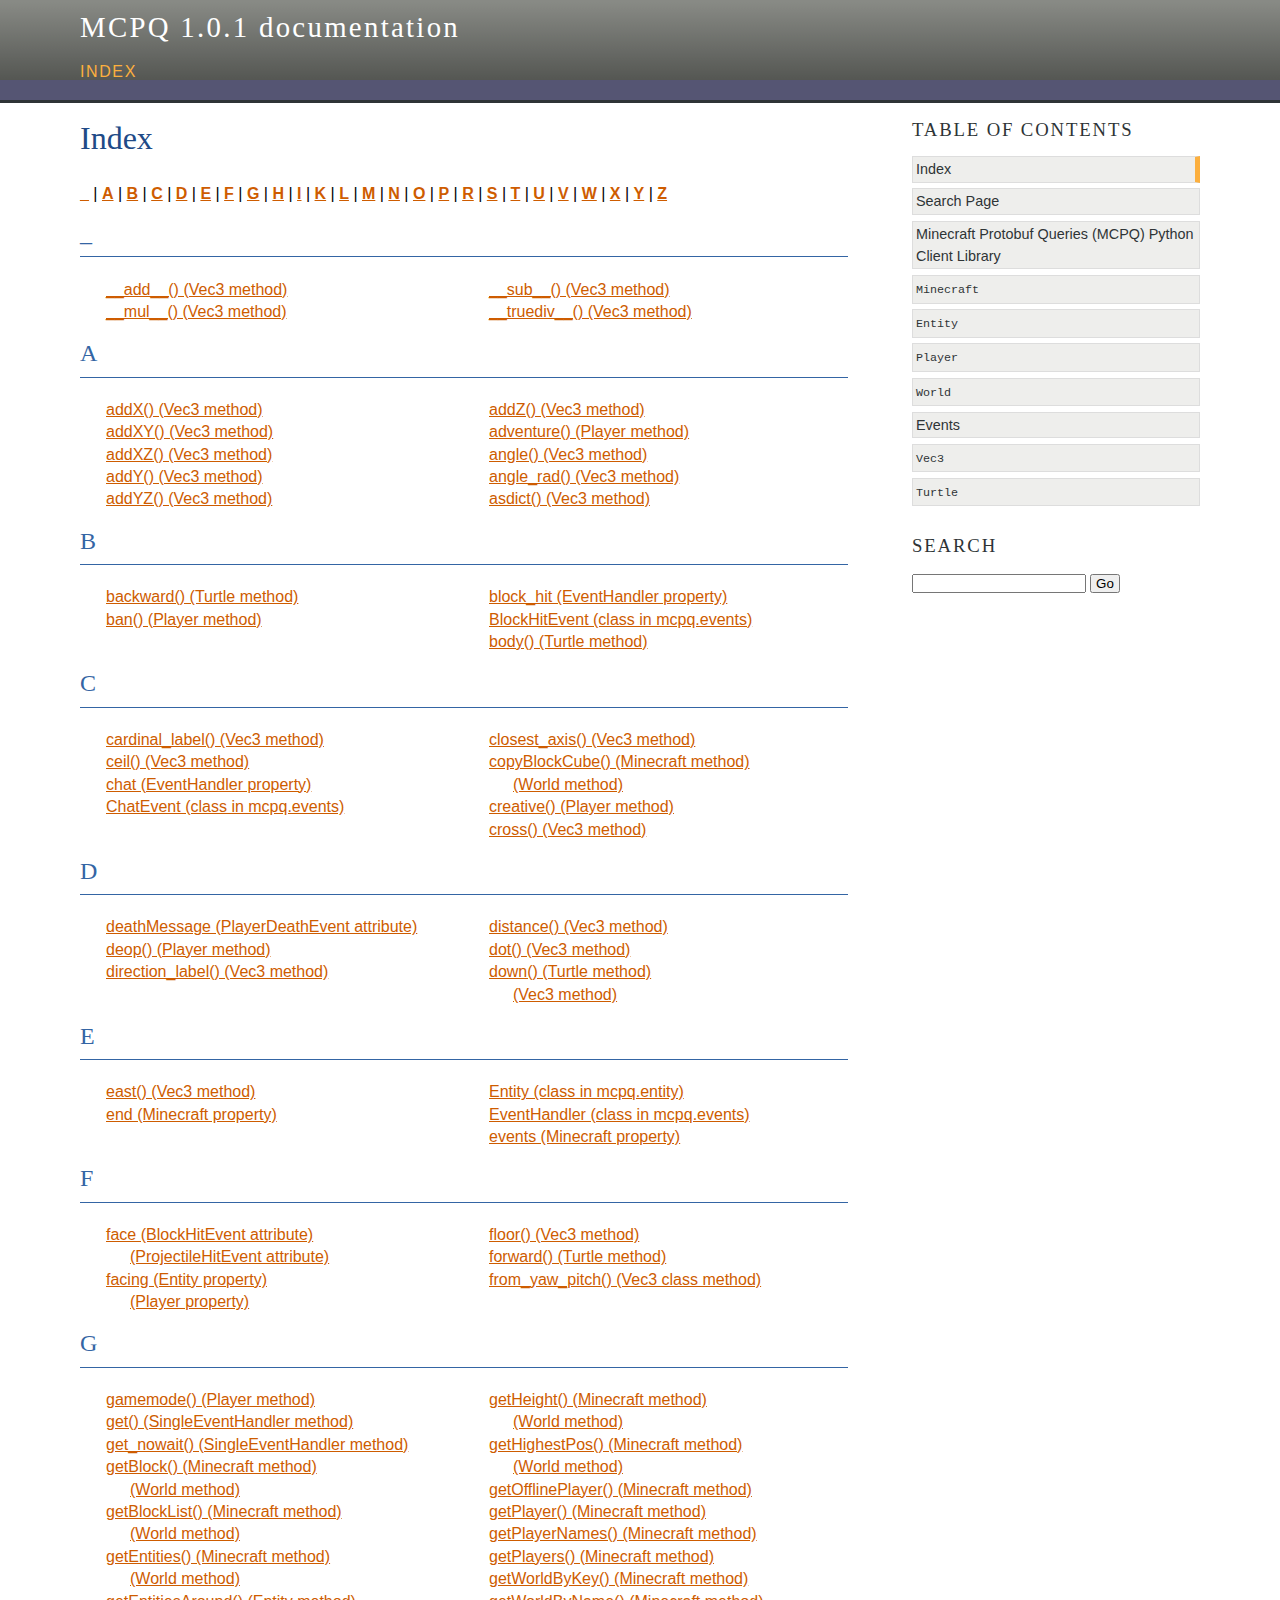
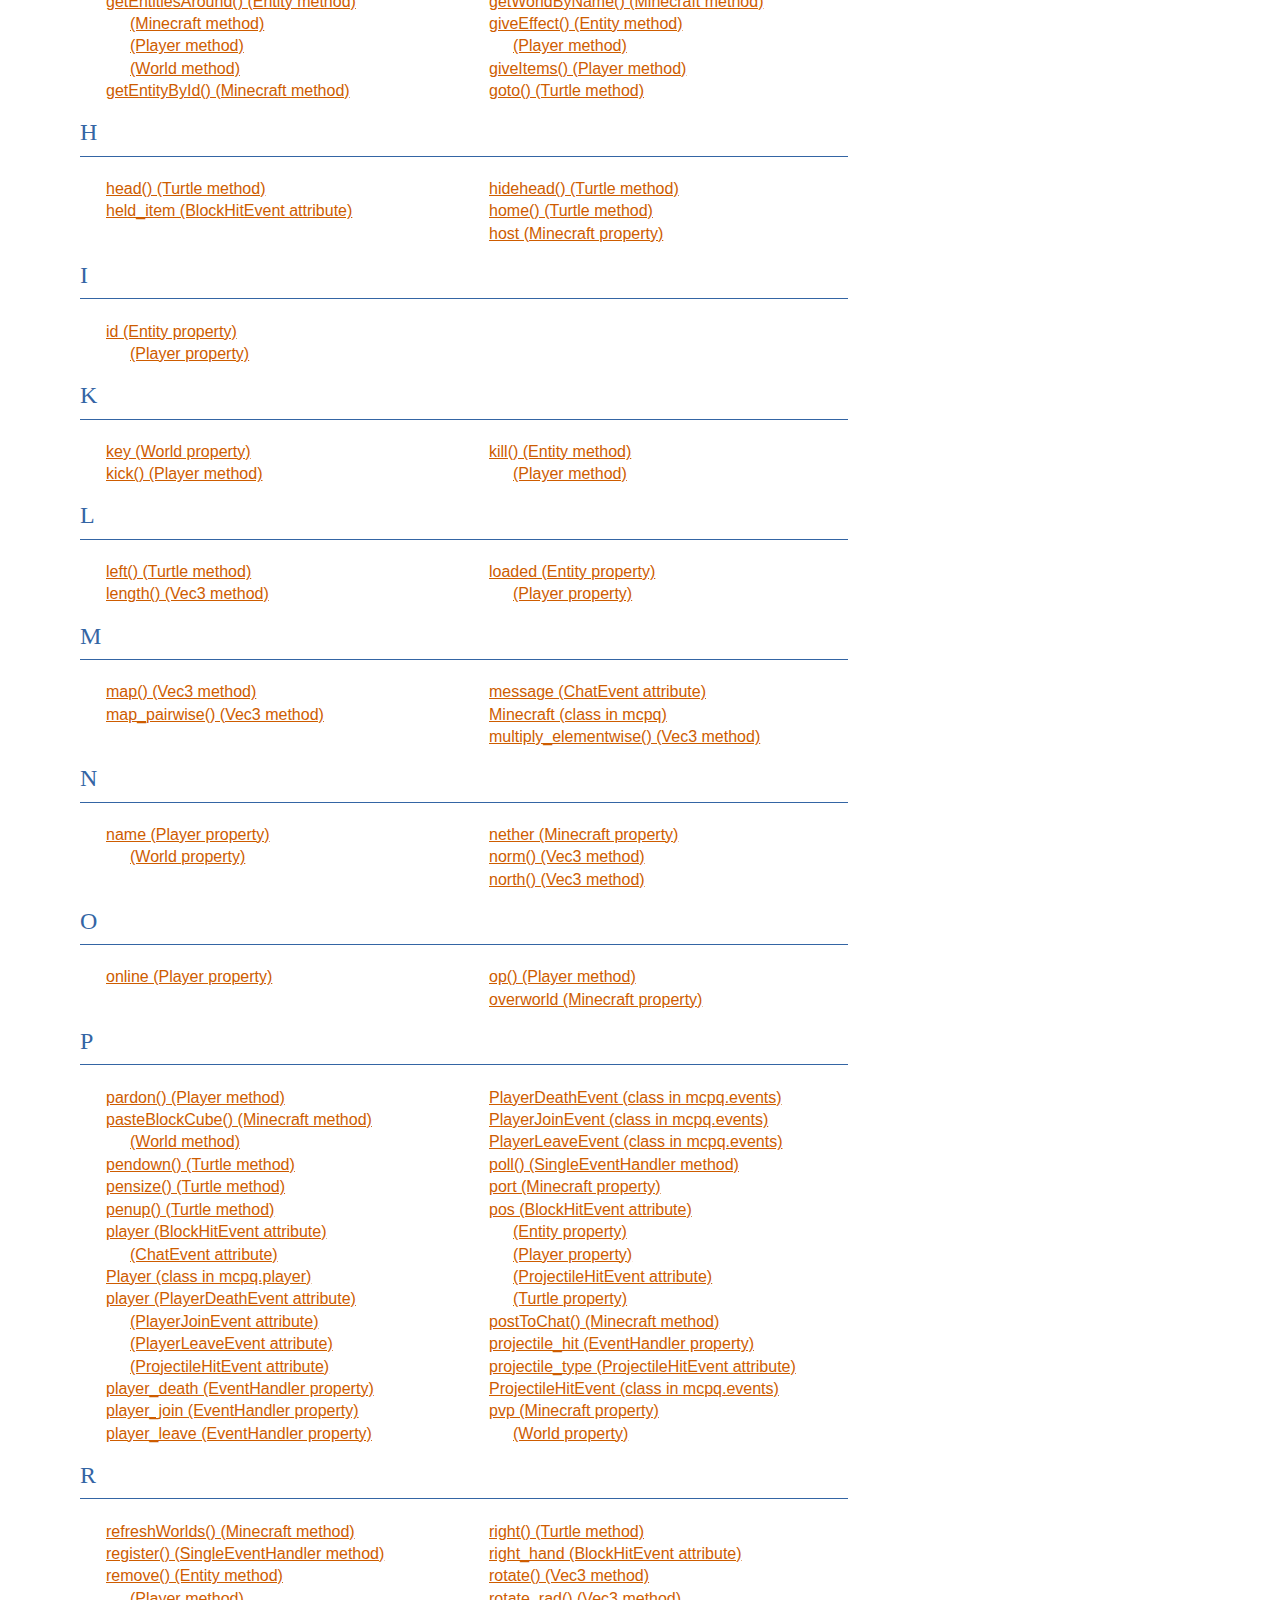
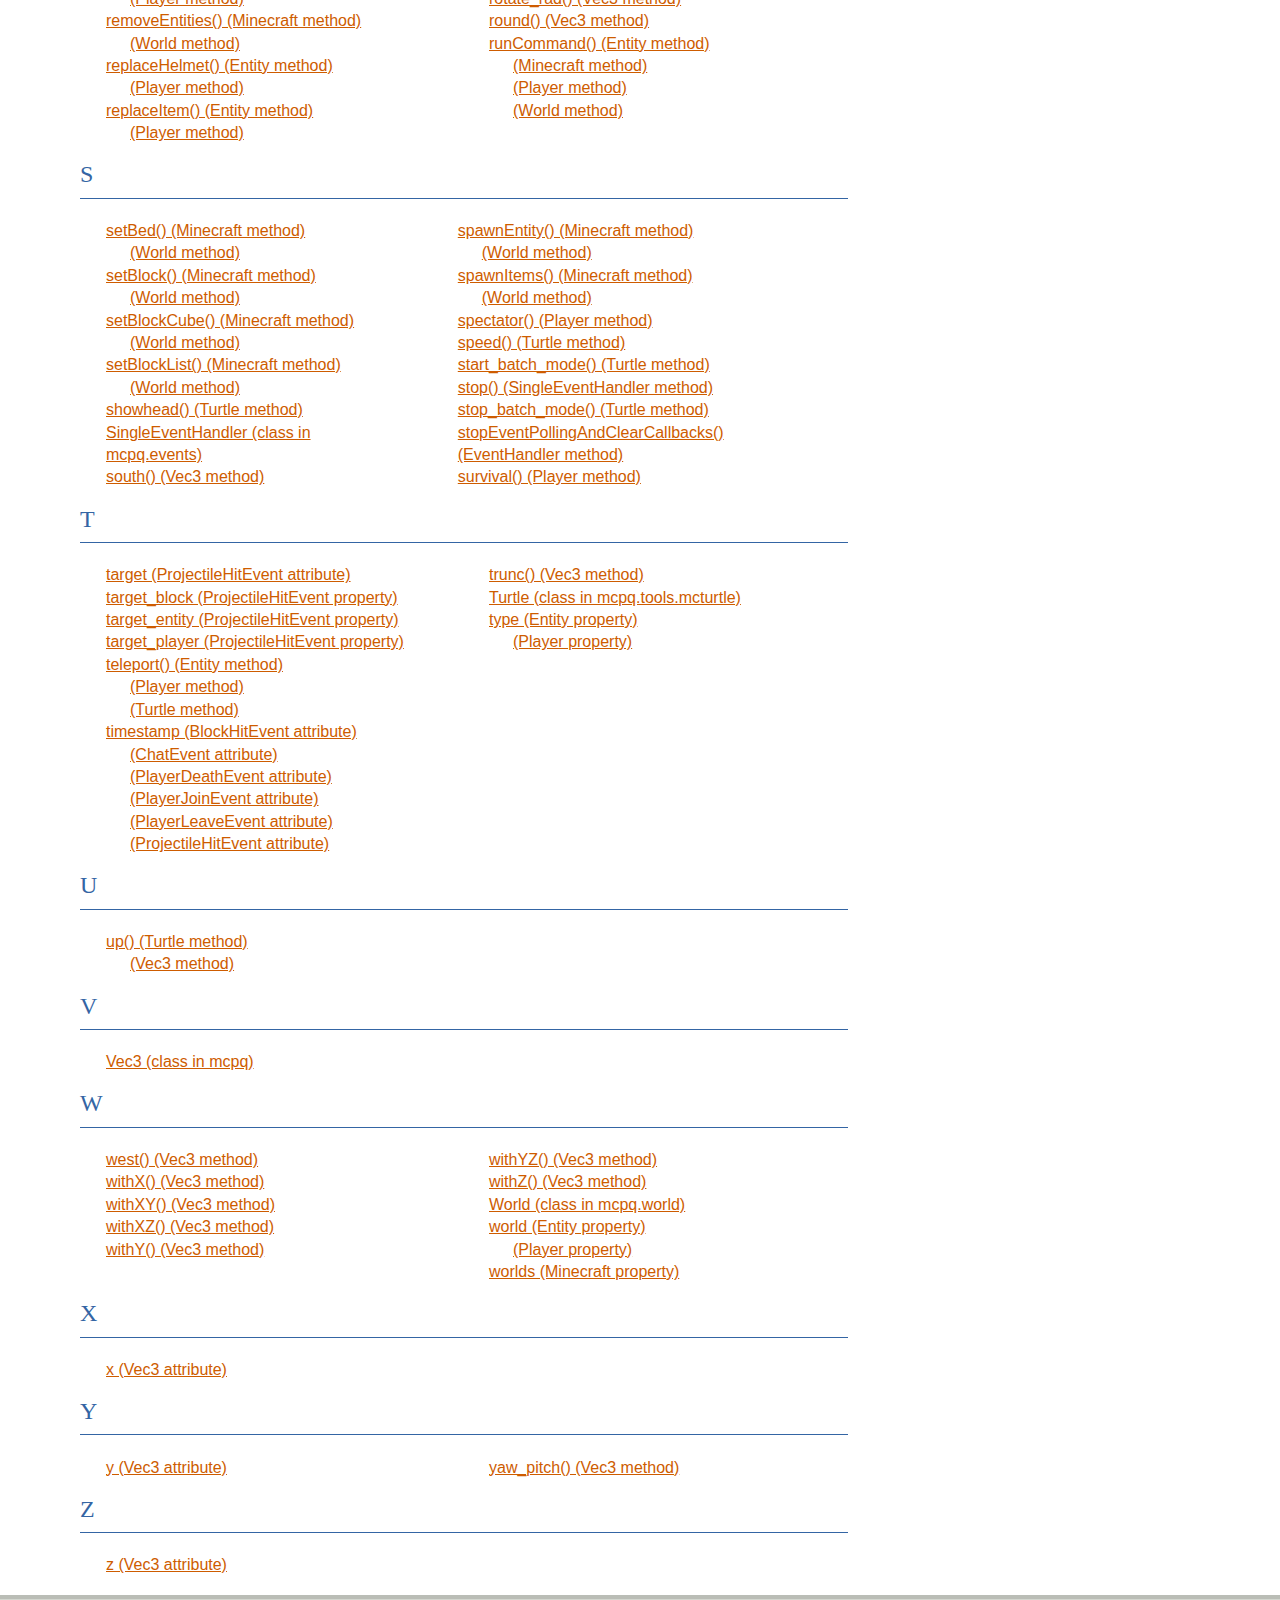
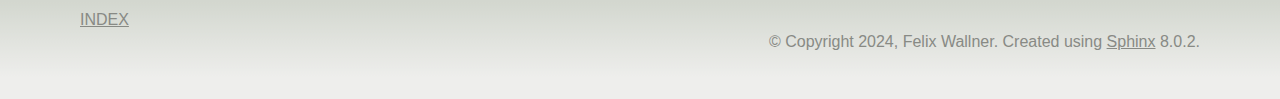
<file: docs/genindex.html>
<!DOCTYPE html>

<html lang="en" data-content_root="./">
  <head>
    <meta charset="utf-8" />
    <meta name="viewport" content="width=device-width, initial-scale=1.0" />
    <title>Index &#8212; MCPQ 1.0.1 documentation</title>
    <link rel="stylesheet" type="text/css" href="_static/pygments.css?v=a746c00c" />
    <link rel="stylesheet" type="text/css" href="_static/agogo.css?v=8513425a" />
    <script src="_static/documentation_options.js?v=292eb321"></script>
    <script src="_static/doctools.js?v=9a2dae69"></script>
    <script src="_static/sphinx_highlight.js?v=dc90522c"></script>
    <link rel="index" title="Index" href="#" />
    <link rel="search" title="Search" href="search.html" /> 
  </head><body>
    <div class="header-wrapper" role="banner">
      <div class="header">
        <div class="headertitle"><a
          href="index.html">MCPQ 1.0.1 documentation</a></div>
        <div class="rel" role="navigation" aria-label="Related">
          <a href="#" title="General Index"
             accesskey="I">index</a>
        </div>
       </div>
    </div>

    <div class="content-wrapper">
      <div class="content">
        <div class="document">
            
      <div class="documentwrapper">
        <div class="bodywrapper">
          <div class="body" role="main">
            

<h1 id="index">Index</h1>

<div class="genindex-jumpbox">
 <a href="#_"><strong>_</strong></a>
 | <a href="#A"><strong>A</strong></a>
 | <a href="#B"><strong>B</strong></a>
 | <a href="#C"><strong>C</strong></a>
 | <a href="#D"><strong>D</strong></a>
 | <a href="#E"><strong>E</strong></a>
 | <a href="#F"><strong>F</strong></a>
 | <a href="#G"><strong>G</strong></a>
 | <a href="#H"><strong>H</strong></a>
 | <a href="#I"><strong>I</strong></a>
 | <a href="#K"><strong>K</strong></a>
 | <a href="#L"><strong>L</strong></a>
 | <a href="#M"><strong>M</strong></a>
 | <a href="#N"><strong>N</strong></a>
 | <a href="#O"><strong>O</strong></a>
 | <a href="#P"><strong>P</strong></a>
 | <a href="#R"><strong>R</strong></a>
 | <a href="#S"><strong>S</strong></a>
 | <a href="#T"><strong>T</strong></a>
 | <a href="#U"><strong>U</strong></a>
 | <a href="#V"><strong>V</strong></a>
 | <a href="#W"><strong>W</strong></a>
 | <a href="#X"><strong>X</strong></a>
 | <a href="#Y"><strong>Y</strong></a>
 | <a href="#Z"><strong>Z</strong></a>
 
</div>
<h2 id="_">_</h2>
<table style="width: 100%" class="indextable genindextable"><tr>
  <td style="width: 33%; vertical-align: top;"><ul>
      <li><a href="classes/vec3.html#mcpq.Vec3.__add__">__add__() (Vec3 method)</a>
</li>
      <li><a href="classes/vec3.html#mcpq.Vec3.__mul__">__mul__() (Vec3 method)</a>
</li>
  </ul></td>
  <td style="width: 33%; vertical-align: top;"><ul>
      <li><a href="classes/vec3.html#mcpq.Vec3.__sub__">__sub__() (Vec3 method)</a>
</li>
      <li><a href="classes/vec3.html#mcpq.Vec3.__truediv__">__truediv__() (Vec3 method)</a>
</li>
  </ul></td>
</tr></table>

<h2 id="A">A</h2>
<table style="width: 100%" class="indextable genindextable"><tr>
  <td style="width: 33%; vertical-align: top;"><ul>
      <li><a href="classes/vec3.html#mcpq.Vec3.addX">addX() (Vec3 method)</a>
</li>
      <li><a href="classes/vec3.html#mcpq.Vec3.addXY">addXY() (Vec3 method)</a>
</li>
      <li><a href="classes/vec3.html#mcpq.Vec3.addXZ">addXZ() (Vec3 method)</a>
</li>
      <li><a href="classes/vec3.html#mcpq.Vec3.addY">addY() (Vec3 method)</a>
</li>
      <li><a href="classes/vec3.html#mcpq.Vec3.addYZ">addYZ() (Vec3 method)</a>
</li>
  </ul></td>
  <td style="width: 33%; vertical-align: top;"><ul>
      <li><a href="classes/vec3.html#mcpq.Vec3.addZ">addZ() (Vec3 method)</a>
</li>
      <li><a href="classes/player.html#mcpq.player.Player.adventure">adventure() (Player method)</a>
</li>
      <li><a href="classes/vec3.html#mcpq.Vec3.angle">angle() (Vec3 method)</a>
</li>
      <li><a href="classes/vec3.html#mcpq.Vec3.angle_rad">angle_rad() (Vec3 method)</a>
</li>
      <li><a href="classes/vec3.html#mcpq.Vec3.asdict">asdict() (Vec3 method)</a>
</li>
  </ul></td>
</tr></table>

<h2 id="B">B</h2>
<table style="width: 100%" class="indextable genindextable"><tr>
  <td style="width: 33%; vertical-align: top;"><ul>
      <li><a href="classes/turtle.html#mcpq.tools.mcturtle.Turtle.backward">backward() (Turtle method)</a>
</li>
      <li><a href="classes/player.html#mcpq.player.Player.ban">ban() (Player method)</a>
</li>
  </ul></td>
  <td style="width: 33%; vertical-align: top;"><ul>
      <li><a href="classes/events.html#mcpq.events.EventHandler.block_hit">block_hit (EventHandler property)</a>
</li>
      <li><a href="classes/events.html#mcpq.events.BlockHitEvent">BlockHitEvent (class in mcpq.events)</a>
</li>
      <li><a href="classes/turtle.html#mcpq.tools.mcturtle.Turtle.body">body() (Turtle method)</a>
</li>
  </ul></td>
</tr></table>

<h2 id="C">C</h2>
<table style="width: 100%" class="indextable genindextable"><tr>
  <td style="width: 33%; vertical-align: top;"><ul>
      <li><a href="classes/vec3.html#mcpq.Vec3.cardinal_label">cardinal_label() (Vec3 method)</a>
</li>
      <li><a href="classes/vec3.html#mcpq.Vec3.ceil">ceil() (Vec3 method)</a>
</li>
      <li><a href="classes/events.html#mcpq.events.EventHandler.chat">chat (EventHandler property)</a>
</li>
      <li><a href="classes/events.html#mcpq.events.ChatEvent">ChatEvent (class in mcpq.events)</a>
</li>
  </ul></td>
  <td style="width: 33%; vertical-align: top;"><ul>
      <li><a href="classes/vec3.html#mcpq.Vec3.closest_axis">closest_axis() (Vec3 method)</a>
</li>
      <li><a href="classes/minecraft.html#mcpq.Minecraft.copyBlockCube">copyBlockCube() (Minecraft method)</a>

      <ul>
        <li><a href="classes/world.html#mcpq.world.World.copyBlockCube">(World method)</a>
</li>
      </ul></li>
      <li><a href="classes/player.html#mcpq.player.Player.creative">creative() (Player method)</a>
</li>
      <li><a href="classes/vec3.html#mcpq.Vec3.cross">cross() (Vec3 method)</a>
</li>
  </ul></td>
</tr></table>

<h2 id="D">D</h2>
<table style="width: 100%" class="indextable genindextable"><tr>
  <td style="width: 33%; vertical-align: top;"><ul>
      <li><a href="classes/events.html#mcpq.events.PlayerDeathEvent.deathMessage">deathMessage (PlayerDeathEvent attribute)</a>
</li>
      <li><a href="classes/player.html#mcpq.player.Player.deop">deop() (Player method)</a>
</li>
      <li><a href="classes/vec3.html#mcpq.Vec3.direction_label">direction_label() (Vec3 method)</a>
</li>
  </ul></td>
  <td style="width: 33%; vertical-align: top;"><ul>
      <li><a href="classes/vec3.html#mcpq.Vec3.distance">distance() (Vec3 method)</a>
</li>
      <li><a href="classes/vec3.html#mcpq.Vec3.dot">dot() (Vec3 method)</a>
</li>
      <li><a href="classes/turtle.html#mcpq.tools.mcturtle.Turtle.down">down() (Turtle method)</a>

      <ul>
        <li><a href="classes/vec3.html#mcpq.Vec3.down">(Vec3 method)</a>
</li>
      </ul></li>
  </ul></td>
</tr></table>

<h2 id="E">E</h2>
<table style="width: 100%" class="indextable genindextable"><tr>
  <td style="width: 33%; vertical-align: top;"><ul>
      <li><a href="classes/vec3.html#mcpq.Vec3.east">east() (Vec3 method)</a>
</li>
      <li><a href="classes/minecraft.html#mcpq.Minecraft.end">end (Minecraft property)</a>
</li>
  </ul></td>
  <td style="width: 33%; vertical-align: top;"><ul>
      <li><a href="classes/entity.html#mcpq.entity.Entity">Entity (class in mcpq.entity)</a>
</li>
      <li><a href="classes/events.html#mcpq.events.EventHandler">EventHandler (class in mcpq.events)</a>
</li>
      <li><a href="classes/minecraft.html#mcpq.Minecraft.events">events (Minecraft property)</a>
</li>
  </ul></td>
</tr></table>

<h2 id="F">F</h2>
<table style="width: 100%" class="indextable genindextable"><tr>
  <td style="width: 33%; vertical-align: top;"><ul>
      <li><a href="classes/events.html#mcpq.events.BlockHitEvent.face">face (BlockHitEvent attribute)</a>

      <ul>
        <li><a href="classes/events.html#mcpq.events.ProjectileHitEvent.face">(ProjectileHitEvent attribute)</a>
</li>
      </ul></li>
      <li><a href="classes/entity.html#mcpq.entity.Entity.facing">facing (Entity property)</a>

      <ul>
        <li><a href="classes/player.html#mcpq.player.Player.facing">(Player property)</a>
</li>
      </ul></li>
  </ul></td>
  <td style="width: 33%; vertical-align: top;"><ul>
      <li><a href="classes/vec3.html#mcpq.Vec3.floor">floor() (Vec3 method)</a>
</li>
      <li><a href="classes/turtle.html#mcpq.tools.mcturtle.Turtle.forward">forward() (Turtle method)</a>
</li>
      <li><a href="classes/vec3.html#mcpq.Vec3.from_yaw_pitch">from_yaw_pitch() (Vec3 class method)</a>
</li>
  </ul></td>
</tr></table>

<h2 id="G">G</h2>
<table style="width: 100%" class="indextable genindextable"><tr>
  <td style="width: 33%; vertical-align: top;"><ul>
      <li><a href="classes/player.html#mcpq.player.Player.gamemode">gamemode() (Player method)</a>
</li>
      <li><a href="classes/events.html#mcpq.events.SingleEventHandler.get">get() (SingleEventHandler method)</a>
</li>
      <li><a href="classes/events.html#mcpq.events.SingleEventHandler.get_nowait">get_nowait() (SingleEventHandler method)</a>
</li>
      <li><a href="classes/minecraft.html#mcpq.Minecraft.getBlock">getBlock() (Minecraft method)</a>

      <ul>
        <li><a href="classes/world.html#mcpq.world.World.getBlock">(World method)</a>
</li>
      </ul></li>
      <li><a href="classes/minecraft.html#mcpq.Minecraft.getBlockList">getBlockList() (Minecraft method)</a>

      <ul>
        <li><a href="classes/world.html#mcpq.world.World.getBlockList">(World method)</a>
</li>
      </ul></li>
      <li><a href="classes/minecraft.html#mcpq.Minecraft.getEntities">getEntities() (Minecraft method)</a>

      <ul>
        <li><a href="classes/world.html#mcpq.world.World.getEntities">(World method)</a>
</li>
      </ul></li>
      <li><a href="classes/entity.html#mcpq.entity.Entity.getEntitiesAround">getEntitiesAround() (Entity method)</a>

      <ul>
        <li><a href="classes/minecraft.html#mcpq.Minecraft.getEntitiesAround">(Minecraft method)</a>
</li>
        <li><a href="classes/player.html#mcpq.player.Player.getEntitiesAround">(Player method)</a>
</li>
        <li><a href="classes/world.html#mcpq.world.World.getEntitiesAround">(World method)</a>
</li>
      </ul></li>
      <li><a href="classes/minecraft.html#mcpq.Minecraft.getEntityById">getEntityById() (Minecraft method)</a>
</li>
  </ul></td>
  <td style="width: 33%; vertical-align: top;"><ul>
      <li><a href="classes/minecraft.html#mcpq.Minecraft.getHeight">getHeight() (Minecraft method)</a>

      <ul>
        <li><a href="classes/world.html#mcpq.world.World.getHeight">(World method)</a>
</li>
      </ul></li>
      <li><a href="classes/minecraft.html#mcpq.Minecraft.getHighestPos">getHighestPos() (Minecraft method)</a>

      <ul>
        <li><a href="classes/world.html#mcpq.world.World.getHighestPos">(World method)</a>
</li>
      </ul></li>
      <li><a href="classes/minecraft.html#mcpq.Minecraft.getOfflinePlayer">getOfflinePlayer() (Minecraft method)</a>
</li>
      <li><a href="classes/minecraft.html#mcpq.Minecraft.getPlayer">getPlayer() (Minecraft method)</a>
</li>
      <li><a href="classes/minecraft.html#mcpq.Minecraft.getPlayerNames">getPlayerNames() (Minecraft method)</a>
</li>
      <li><a href="classes/minecraft.html#mcpq.Minecraft.getPlayers">getPlayers() (Minecraft method)</a>
</li>
      <li><a href="classes/minecraft.html#mcpq.Minecraft.getWorldByKey">getWorldByKey() (Minecraft method)</a>
</li>
      <li><a href="classes/minecraft.html#mcpq.Minecraft.getWorldByName">getWorldByName() (Minecraft method)</a>
</li>
      <li><a href="classes/entity.html#mcpq.entity.Entity.giveEffect">giveEffect() (Entity method)</a>

      <ul>
        <li><a href="classes/player.html#mcpq.player.Player.giveEffect">(Player method)</a>
</li>
      </ul></li>
      <li><a href="classes/player.html#mcpq.player.Player.giveItems">giveItems() (Player method)</a>
</li>
      <li><a href="classes/turtle.html#mcpq.tools.mcturtle.Turtle.goto">goto() (Turtle method)</a>
</li>
  </ul></td>
</tr></table>

<h2 id="H">H</h2>
<table style="width: 100%" class="indextable genindextable"><tr>
  <td style="width: 33%; vertical-align: top;"><ul>
      <li><a href="classes/turtle.html#mcpq.tools.mcturtle.Turtle.head">head() (Turtle method)</a>
</li>
      <li><a href="classes/events.html#mcpq.events.BlockHitEvent.held_item">held_item (BlockHitEvent attribute)</a>
</li>
  </ul></td>
  <td style="width: 33%; vertical-align: top;"><ul>
      <li><a href="classes/turtle.html#mcpq.tools.mcturtle.Turtle.hidehead">hidehead() (Turtle method)</a>
</li>
      <li><a href="classes/turtle.html#mcpq.tools.mcturtle.Turtle.home">home() (Turtle method)</a>
</li>
      <li><a href="classes/minecraft.html#mcpq.Minecraft.host">host (Minecraft property)</a>
</li>
  </ul></td>
</tr></table>

<h2 id="I">I</h2>
<table style="width: 100%" class="indextable genindextable"><tr>
  <td style="width: 33%; vertical-align: top;"><ul>
      <li><a href="classes/entity.html#mcpq.entity.Entity.id">id (Entity property)</a>

      <ul>
        <li><a href="classes/player.html#mcpq.player.Player.id">(Player property)</a>
</li>
      </ul></li>
  </ul></td>
</tr></table>

<h2 id="K">K</h2>
<table style="width: 100%" class="indextable genindextable"><tr>
  <td style="width: 33%; vertical-align: top;"><ul>
      <li><a href="classes/world.html#mcpq.world.World.key">key (World property)</a>
</li>
      <li><a href="classes/player.html#mcpq.player.Player.kick">kick() (Player method)</a>
</li>
  </ul></td>
  <td style="width: 33%; vertical-align: top;"><ul>
      <li><a href="classes/entity.html#mcpq.entity.Entity.kill">kill() (Entity method)</a>

      <ul>
        <li><a href="classes/player.html#mcpq.player.Player.kill">(Player method)</a>
</li>
      </ul></li>
  </ul></td>
</tr></table>

<h2 id="L">L</h2>
<table style="width: 100%" class="indextable genindextable"><tr>
  <td style="width: 33%; vertical-align: top;"><ul>
      <li><a href="classes/turtle.html#mcpq.tools.mcturtle.Turtle.left">left() (Turtle method)</a>
</li>
      <li><a href="classes/vec3.html#mcpq.Vec3.length">length() (Vec3 method)</a>
</li>
  </ul></td>
  <td style="width: 33%; vertical-align: top;"><ul>
      <li><a href="classes/entity.html#mcpq.entity.Entity.loaded">loaded (Entity property)</a>

      <ul>
        <li><a href="classes/player.html#mcpq.player.Player.loaded">(Player property)</a>
</li>
      </ul></li>
  </ul></td>
</tr></table>

<h2 id="M">M</h2>
<table style="width: 100%" class="indextable genindextable"><tr>
  <td style="width: 33%; vertical-align: top;"><ul>
      <li><a href="classes/vec3.html#mcpq.Vec3.map">map() (Vec3 method)</a>
</li>
      <li><a href="classes/vec3.html#mcpq.Vec3.map_pairwise">map_pairwise() (Vec3 method)</a>
</li>
  </ul></td>
  <td style="width: 33%; vertical-align: top;"><ul>
      <li><a href="classes/events.html#mcpq.events.ChatEvent.message">message (ChatEvent attribute)</a>
</li>
      <li><a href="classes/minecraft.html#mcpq.Minecraft">Minecraft (class in mcpq)</a>
</li>
      <li><a href="classes/vec3.html#mcpq.Vec3.multiply_elementwise">multiply_elementwise() (Vec3 method)</a>
</li>
  </ul></td>
</tr></table>

<h2 id="N">N</h2>
<table style="width: 100%" class="indextable genindextable"><tr>
  <td style="width: 33%; vertical-align: top;"><ul>
      <li><a href="classes/player.html#mcpq.player.Player.name">name (Player property)</a>

      <ul>
        <li><a href="classes/world.html#mcpq.world.World.name">(World property)</a>
</li>
      </ul></li>
  </ul></td>
  <td style="width: 33%; vertical-align: top;"><ul>
      <li><a href="classes/minecraft.html#mcpq.Minecraft.nether">nether (Minecraft property)</a>
</li>
      <li><a href="classes/vec3.html#mcpq.Vec3.norm">norm() (Vec3 method)</a>
</li>
      <li><a href="classes/vec3.html#mcpq.Vec3.north">north() (Vec3 method)</a>
</li>
  </ul></td>
</tr></table>

<h2 id="O">O</h2>
<table style="width: 100%" class="indextable genindextable"><tr>
  <td style="width: 33%; vertical-align: top;"><ul>
      <li><a href="classes/player.html#mcpq.player.Player.online">online (Player property)</a>
</li>
  </ul></td>
  <td style="width: 33%; vertical-align: top;"><ul>
      <li><a href="classes/player.html#mcpq.player.Player.op">op() (Player method)</a>
</li>
      <li><a href="classes/minecraft.html#mcpq.Minecraft.overworld">overworld (Minecraft property)</a>
</li>
  </ul></td>
</tr></table>

<h2 id="P">P</h2>
<table style="width: 100%" class="indextable genindextable"><tr>
  <td style="width: 33%; vertical-align: top;"><ul>
      <li><a href="classes/player.html#mcpq.player.Player.pardon">pardon() (Player method)</a>
</li>
      <li><a href="classes/minecraft.html#mcpq.Minecraft.pasteBlockCube">pasteBlockCube() (Minecraft method)</a>

      <ul>
        <li><a href="classes/world.html#mcpq.world.World.pasteBlockCube">(World method)</a>
</li>
      </ul></li>
      <li><a href="classes/turtle.html#mcpq.tools.mcturtle.Turtle.pendown">pendown() (Turtle method)</a>
</li>
      <li><a href="classes/turtle.html#mcpq.tools.mcturtle.Turtle.pensize">pensize() (Turtle method)</a>
</li>
      <li><a href="classes/turtle.html#mcpq.tools.mcturtle.Turtle.penup">penup() (Turtle method)</a>
</li>
      <li><a href="classes/events.html#mcpq.events.BlockHitEvent.player">player (BlockHitEvent attribute)</a>

      <ul>
        <li><a href="classes/events.html#mcpq.events.ChatEvent.player">(ChatEvent attribute)</a>
</li>
      </ul></li>
      <li><a href="classes/player.html#mcpq.player.Player">Player (class in mcpq.player)</a>
</li>
      <li><a href="classes/events.html#mcpq.events.PlayerDeathEvent.player">player (PlayerDeathEvent attribute)</a>

      <ul>
        <li><a href="classes/events.html#mcpq.events.PlayerJoinEvent.player">(PlayerJoinEvent attribute)</a>
</li>
        <li><a href="classes/events.html#mcpq.events.PlayerLeaveEvent.player">(PlayerLeaveEvent attribute)</a>
</li>
        <li><a href="classes/events.html#mcpq.events.ProjectileHitEvent.player">(ProjectileHitEvent attribute)</a>
</li>
      </ul></li>
      <li><a href="classes/events.html#mcpq.events.EventHandler.player_death">player_death (EventHandler property)</a>
</li>
      <li><a href="classes/events.html#mcpq.events.EventHandler.player_join">player_join (EventHandler property)</a>
</li>
      <li><a href="classes/events.html#mcpq.events.EventHandler.player_leave">player_leave (EventHandler property)</a>
</li>
  </ul></td>
  <td style="width: 33%; vertical-align: top;"><ul>
      <li><a href="classes/events.html#mcpq.events.PlayerDeathEvent">PlayerDeathEvent (class in mcpq.events)</a>
</li>
      <li><a href="classes/events.html#mcpq.events.PlayerJoinEvent">PlayerJoinEvent (class in mcpq.events)</a>
</li>
      <li><a href="classes/events.html#mcpq.events.PlayerLeaveEvent">PlayerLeaveEvent (class in mcpq.events)</a>
</li>
      <li><a href="classes/events.html#mcpq.events.SingleEventHandler.poll">poll() (SingleEventHandler method)</a>
</li>
      <li><a href="classes/minecraft.html#mcpq.Minecraft.port">port (Minecraft property)</a>
</li>
      <li><a href="classes/events.html#mcpq.events.BlockHitEvent.pos">pos (BlockHitEvent attribute)</a>

      <ul>
        <li><a href="classes/entity.html#mcpq.entity.Entity.pos">(Entity property)</a>
</li>
        <li><a href="classes/player.html#mcpq.player.Player.pos">(Player property)</a>
</li>
        <li><a href="classes/events.html#mcpq.events.ProjectileHitEvent.pos">(ProjectileHitEvent attribute)</a>
</li>
        <li><a href="classes/turtle.html#mcpq.tools.mcturtle.Turtle.pos">(Turtle property)</a>
</li>
      </ul></li>
      <li><a href="classes/minecraft.html#mcpq.Minecraft.postToChat">postToChat() (Minecraft method)</a>
</li>
      <li><a href="classes/events.html#mcpq.events.EventHandler.projectile_hit">projectile_hit (EventHandler property)</a>
</li>
      <li><a href="classes/events.html#mcpq.events.ProjectileHitEvent.projectile_type">projectile_type (ProjectileHitEvent attribute)</a>
</li>
      <li><a href="classes/events.html#mcpq.events.ProjectileHitEvent">ProjectileHitEvent (class in mcpq.events)</a>
</li>
      <li><a href="classes/minecraft.html#mcpq.Minecraft.pvp">pvp (Minecraft property)</a>

      <ul>
        <li><a href="classes/world.html#mcpq.world.World.pvp">(World property)</a>
</li>
      </ul></li>
  </ul></td>
</tr></table>

<h2 id="R">R</h2>
<table style="width: 100%" class="indextable genindextable"><tr>
  <td style="width: 33%; vertical-align: top;"><ul>
      <li><a href="classes/minecraft.html#mcpq.Minecraft.refreshWorlds">refreshWorlds() (Minecraft method)</a>
</li>
      <li><a href="classes/events.html#mcpq.events.SingleEventHandler.register">register() (SingleEventHandler method)</a>
</li>
      <li><a href="classes/entity.html#mcpq.entity.Entity.remove">remove() (Entity method)</a>

      <ul>
        <li><a href="classes/player.html#mcpq.player.Player.remove">(Player method)</a>
</li>
      </ul></li>
      <li><a href="classes/minecraft.html#mcpq.Minecraft.removeEntities">removeEntities() (Minecraft method)</a>

      <ul>
        <li><a href="classes/world.html#mcpq.world.World.removeEntities">(World method)</a>
</li>
      </ul></li>
      <li><a href="classes/entity.html#mcpq.entity.Entity.replaceHelmet">replaceHelmet() (Entity method)</a>

      <ul>
        <li><a href="classes/player.html#mcpq.player.Player.replaceHelmet">(Player method)</a>
</li>
      </ul></li>
      <li><a href="classes/entity.html#mcpq.entity.Entity.replaceItem">replaceItem() (Entity method)</a>

      <ul>
        <li><a href="classes/player.html#mcpq.player.Player.replaceItem">(Player method)</a>
</li>
      </ul></li>
  </ul></td>
  <td style="width: 33%; vertical-align: top;"><ul>
      <li><a href="classes/turtle.html#mcpq.tools.mcturtle.Turtle.right">right() (Turtle method)</a>
</li>
      <li><a href="classes/events.html#mcpq.events.BlockHitEvent.right_hand">right_hand (BlockHitEvent attribute)</a>
</li>
      <li><a href="classes/vec3.html#mcpq.Vec3.rotate">rotate() (Vec3 method)</a>
</li>
      <li><a href="classes/vec3.html#mcpq.Vec3.rotate_rad">rotate_rad() (Vec3 method)</a>
</li>
      <li><a href="classes/vec3.html#mcpq.Vec3.round">round() (Vec3 method)</a>
</li>
      <li><a href="classes/entity.html#mcpq.entity.Entity.runCommand">runCommand() (Entity method)</a>

      <ul>
        <li><a href="classes/minecraft.html#mcpq.Minecraft.runCommand">(Minecraft method)</a>
</li>
        <li><a href="classes/player.html#mcpq.player.Player.runCommand">(Player method)</a>
</li>
        <li><a href="classes/world.html#mcpq.world.World.runCommand">(World method)</a>
</li>
      </ul></li>
  </ul></td>
</tr></table>

<h2 id="S">S</h2>
<table style="width: 100%" class="indextable genindextable"><tr>
  <td style="width: 33%; vertical-align: top;"><ul>
      <li><a href="classes/minecraft.html#mcpq.Minecraft.setBed">setBed() (Minecraft method)</a>

      <ul>
        <li><a href="classes/world.html#mcpq.world.World.setBed">(World method)</a>
</li>
      </ul></li>
      <li><a href="classes/minecraft.html#mcpq.Minecraft.setBlock">setBlock() (Minecraft method)</a>

      <ul>
        <li><a href="classes/world.html#mcpq.world.World.setBlock">(World method)</a>
</li>
      </ul></li>
      <li><a href="classes/minecraft.html#mcpq.Minecraft.setBlockCube">setBlockCube() (Minecraft method)</a>

      <ul>
        <li><a href="classes/world.html#mcpq.world.World.setBlockCube">(World method)</a>
</li>
      </ul></li>
      <li><a href="classes/minecraft.html#mcpq.Minecraft.setBlockList">setBlockList() (Minecraft method)</a>

      <ul>
        <li><a href="classes/world.html#mcpq.world.World.setBlockList">(World method)</a>
</li>
      </ul></li>
      <li><a href="classes/turtle.html#mcpq.tools.mcturtle.Turtle.showhead">showhead() (Turtle method)</a>
</li>
      <li><a href="classes/events.html#mcpq.events.SingleEventHandler">SingleEventHandler (class in mcpq.events)</a>
</li>
      <li><a href="classes/vec3.html#mcpq.Vec3.south">south() (Vec3 method)</a>
</li>
  </ul></td>
  <td style="width: 33%; vertical-align: top;"><ul>
      <li><a href="classes/minecraft.html#mcpq.Minecraft.spawnEntity">spawnEntity() (Minecraft method)</a>

      <ul>
        <li><a href="classes/world.html#mcpq.world.World.spawnEntity">(World method)</a>
</li>
      </ul></li>
      <li><a href="classes/minecraft.html#mcpq.Minecraft.spawnItems">spawnItems() (Minecraft method)</a>

      <ul>
        <li><a href="classes/world.html#mcpq.world.World.spawnItems">(World method)</a>
</li>
      </ul></li>
      <li><a href="classes/player.html#mcpq.player.Player.spectator">spectator() (Player method)</a>
</li>
      <li><a href="classes/turtle.html#mcpq.tools.mcturtle.Turtle.speed">speed() (Turtle method)</a>
</li>
      <li><a href="classes/turtle.html#mcpq.tools.mcturtle.Turtle.start_batch_mode">start_batch_mode() (Turtle method)</a>
</li>
      <li><a href="classes/events.html#mcpq.events.SingleEventHandler.stop">stop() (SingleEventHandler method)</a>
</li>
      <li><a href="classes/turtle.html#mcpq.tools.mcturtle.Turtle.stop_batch_mode">stop_batch_mode() (Turtle method)</a>
</li>
      <li><a href="classes/events.html#mcpq.events.EventHandler.stopEventPollingAndClearCallbacks">stopEventPollingAndClearCallbacks() (EventHandler method)</a>
</li>
      <li><a href="classes/player.html#mcpq.player.Player.survival">survival() (Player method)</a>
</li>
  </ul></td>
</tr></table>

<h2 id="T">T</h2>
<table style="width: 100%" class="indextable genindextable"><tr>
  <td style="width: 33%; vertical-align: top;"><ul>
      <li><a href="classes/events.html#mcpq.events.ProjectileHitEvent.target">target (ProjectileHitEvent attribute)</a>
</li>
      <li><a href="classes/events.html#mcpq.events.ProjectileHitEvent.target_block">target_block (ProjectileHitEvent property)</a>
</li>
      <li><a href="classes/events.html#mcpq.events.ProjectileHitEvent.target_entity">target_entity (ProjectileHitEvent property)</a>
</li>
      <li><a href="classes/events.html#mcpq.events.ProjectileHitEvent.target_player">target_player (ProjectileHitEvent property)</a>
</li>
      <li><a href="classes/entity.html#mcpq.entity.Entity.teleport">teleport() (Entity method)</a>

      <ul>
        <li><a href="classes/player.html#mcpq.player.Player.teleport">(Player method)</a>
</li>
        <li><a href="classes/turtle.html#mcpq.tools.mcturtle.Turtle.teleport">(Turtle method)</a>
</li>
      </ul></li>
      <li><a href="classes/events.html#mcpq.events.BlockHitEvent.timestamp">timestamp (BlockHitEvent attribute)</a>

      <ul>
        <li><a href="classes/events.html#mcpq.events.ChatEvent.timestamp">(ChatEvent attribute)</a>
</li>
        <li><a href="classes/events.html#mcpq.events.PlayerDeathEvent.timestamp">(PlayerDeathEvent attribute)</a>
</li>
        <li><a href="classes/events.html#mcpq.events.PlayerJoinEvent.timestamp">(PlayerJoinEvent attribute)</a>
</li>
        <li><a href="classes/events.html#mcpq.events.PlayerLeaveEvent.timestamp">(PlayerLeaveEvent attribute)</a>
</li>
        <li><a href="classes/events.html#mcpq.events.ProjectileHitEvent.timestamp">(ProjectileHitEvent attribute)</a>
</li>
      </ul></li>
  </ul></td>
  <td style="width: 33%; vertical-align: top;"><ul>
      <li><a href="classes/vec3.html#mcpq.Vec3.trunc">trunc() (Vec3 method)</a>
</li>
      <li><a href="classes/turtle.html#mcpq.tools.mcturtle.Turtle">Turtle (class in mcpq.tools.mcturtle)</a>
</li>
      <li><a href="classes/entity.html#mcpq.entity.Entity.type">type (Entity property)</a>

      <ul>
        <li><a href="classes/player.html#mcpq.player.Player.type">(Player property)</a>
</li>
      </ul></li>
  </ul></td>
</tr></table>

<h2 id="U">U</h2>
<table style="width: 100%" class="indextable genindextable"><tr>
  <td style="width: 33%; vertical-align: top;"><ul>
      <li><a href="classes/turtle.html#mcpq.tools.mcturtle.Turtle.up">up() (Turtle method)</a>

      <ul>
        <li><a href="classes/vec3.html#mcpq.Vec3.up">(Vec3 method)</a>
</li>
      </ul></li>
  </ul></td>
</tr></table>

<h2 id="V">V</h2>
<table style="width: 100%" class="indextable genindextable"><tr>
  <td style="width: 33%; vertical-align: top;"><ul>
      <li><a href="classes/vec3.html#mcpq.Vec3">Vec3 (class in mcpq)</a>
</li>
  </ul></td>
</tr></table>

<h2 id="W">W</h2>
<table style="width: 100%" class="indextable genindextable"><tr>
  <td style="width: 33%; vertical-align: top;"><ul>
      <li><a href="classes/vec3.html#mcpq.Vec3.west">west() (Vec3 method)</a>
</li>
      <li><a href="classes/vec3.html#mcpq.Vec3.withX">withX() (Vec3 method)</a>
</li>
      <li><a href="classes/vec3.html#mcpq.Vec3.withXY">withXY() (Vec3 method)</a>
</li>
      <li><a href="classes/vec3.html#mcpq.Vec3.withXZ">withXZ() (Vec3 method)</a>
</li>
      <li><a href="classes/vec3.html#mcpq.Vec3.withY">withY() (Vec3 method)</a>
</li>
  </ul></td>
  <td style="width: 33%; vertical-align: top;"><ul>
      <li><a href="classes/vec3.html#mcpq.Vec3.withYZ">withYZ() (Vec3 method)</a>
</li>
      <li><a href="classes/vec3.html#mcpq.Vec3.withZ">withZ() (Vec3 method)</a>
</li>
      <li><a href="classes/world.html#mcpq.world.World">World (class in mcpq.world)</a>
</li>
      <li><a href="classes/entity.html#mcpq.entity.Entity.world">world (Entity property)</a>

      <ul>
        <li><a href="classes/player.html#mcpq.player.Player.world">(Player property)</a>
</li>
      </ul></li>
      <li><a href="classes/minecraft.html#mcpq.Minecraft.worlds">worlds (Minecraft property)</a>
</li>
  </ul></td>
</tr></table>

<h2 id="X">X</h2>
<table style="width: 100%" class="indextable genindextable"><tr>
  <td style="width: 33%; vertical-align: top;"><ul>
      <li><a href="classes/vec3.html#mcpq.Vec3.x">x (Vec3 attribute)</a>
</li>
  </ul></td>
</tr></table>

<h2 id="Y">Y</h2>
<table style="width: 100%" class="indextable genindextable"><tr>
  <td style="width: 33%; vertical-align: top;"><ul>
      <li><a href="classes/vec3.html#mcpq.Vec3.y">y (Vec3 attribute)</a>
</li>
  </ul></td>
  <td style="width: 33%; vertical-align: top;"><ul>
      <li><a href="classes/vec3.html#mcpq.Vec3.yaw_pitch">yaw_pitch() (Vec3 method)</a>
</li>
  </ul></td>
</tr></table>

<h2 id="Z">Z</h2>
<table style="width: 100%" class="indextable genindextable"><tr>
  <td style="width: 33%; vertical-align: top;"><ul>
      <li><a href="classes/vec3.html#mcpq.Vec3.z">z (Vec3 attribute)</a>
</li>
  </ul></td>
</tr></table>



            <div class="clearer"></div>
          </div>
        </div>
      </div>
        </div>
        <div class="sidebar">
          
          <h3>Table of Contents</h3>
          <ul class="current">
<li class="toctree-l1 current"><a class="current reference internal" href="#">Index</a></li>
<li class="toctree-l1"><a class="reference internal" href="search.html">Search Page</a></li>
<li class="toctree-l1"><a class="reference internal" href="readme_link.html">Minecraft Protobuf Queries (MCPQ) Python Client Library</a></li>
<li class="toctree-l1"><a class="reference internal" href="classes/minecraft.html"><code class="docutils literal notranslate"><span class="pre">Minecraft</span></code></a></li>
<li class="toctree-l1"><a class="reference internal" href="classes/entity.html"><code class="docutils literal notranslate"><span class="pre">Entity</span></code></a></li>
<li class="toctree-l1"><a class="reference internal" href="classes/player.html"><code class="docutils literal notranslate"><span class="pre">Player</span></code></a></li>
<li class="toctree-l1"><a class="reference internal" href="classes/world.html"><code class="docutils literal notranslate"><span class="pre">World</span></code></a></li>
<li class="toctree-l1"><a class="reference internal" href="classes/events.html">Events</a></li>
<li class="toctree-l1"><a class="reference internal" href="classes/vec3.html"><code class="docutils literal notranslate"><span class="pre">Vec3</span></code></a></li>
<li class="toctree-l1"><a class="reference internal" href="classes/turtle.html"><code class="docutils literal notranslate"><span class="pre">Turtle</span></code></a></li>
</ul>

          <search role="search">
            <h3 style="margin-top: 1.5em;">Search</h3>
            <form class="search" action="search.html" method="get">
                <input type="text" name="q" />
                <input type="submit" value="Go" />
            </form>
          </search>

        </div>
        <div class="clearer"></div>
      </div>
    </div>

    <div class="footer-wrapper">
      <div class="footer">
        <div class="left">
          <div role="navigation" aria-label="Related">
            <a href="#" title="General Index"
              >index</a>
          </div>
          <div role="note" aria-label="source link">
          </div>
        </div>

        <div class="right">
          
    <div class="footer" role="contentinfo">
    &#169; Copyright 2024, Felix Wallner.
      Created using <a href="https://www.sphinx-doc.org/">Sphinx</a> 8.0.2.
    </div>
        </div>
        <div class="clearer"></div>
      </div>
    </div>

  </body>
</html>
</file>
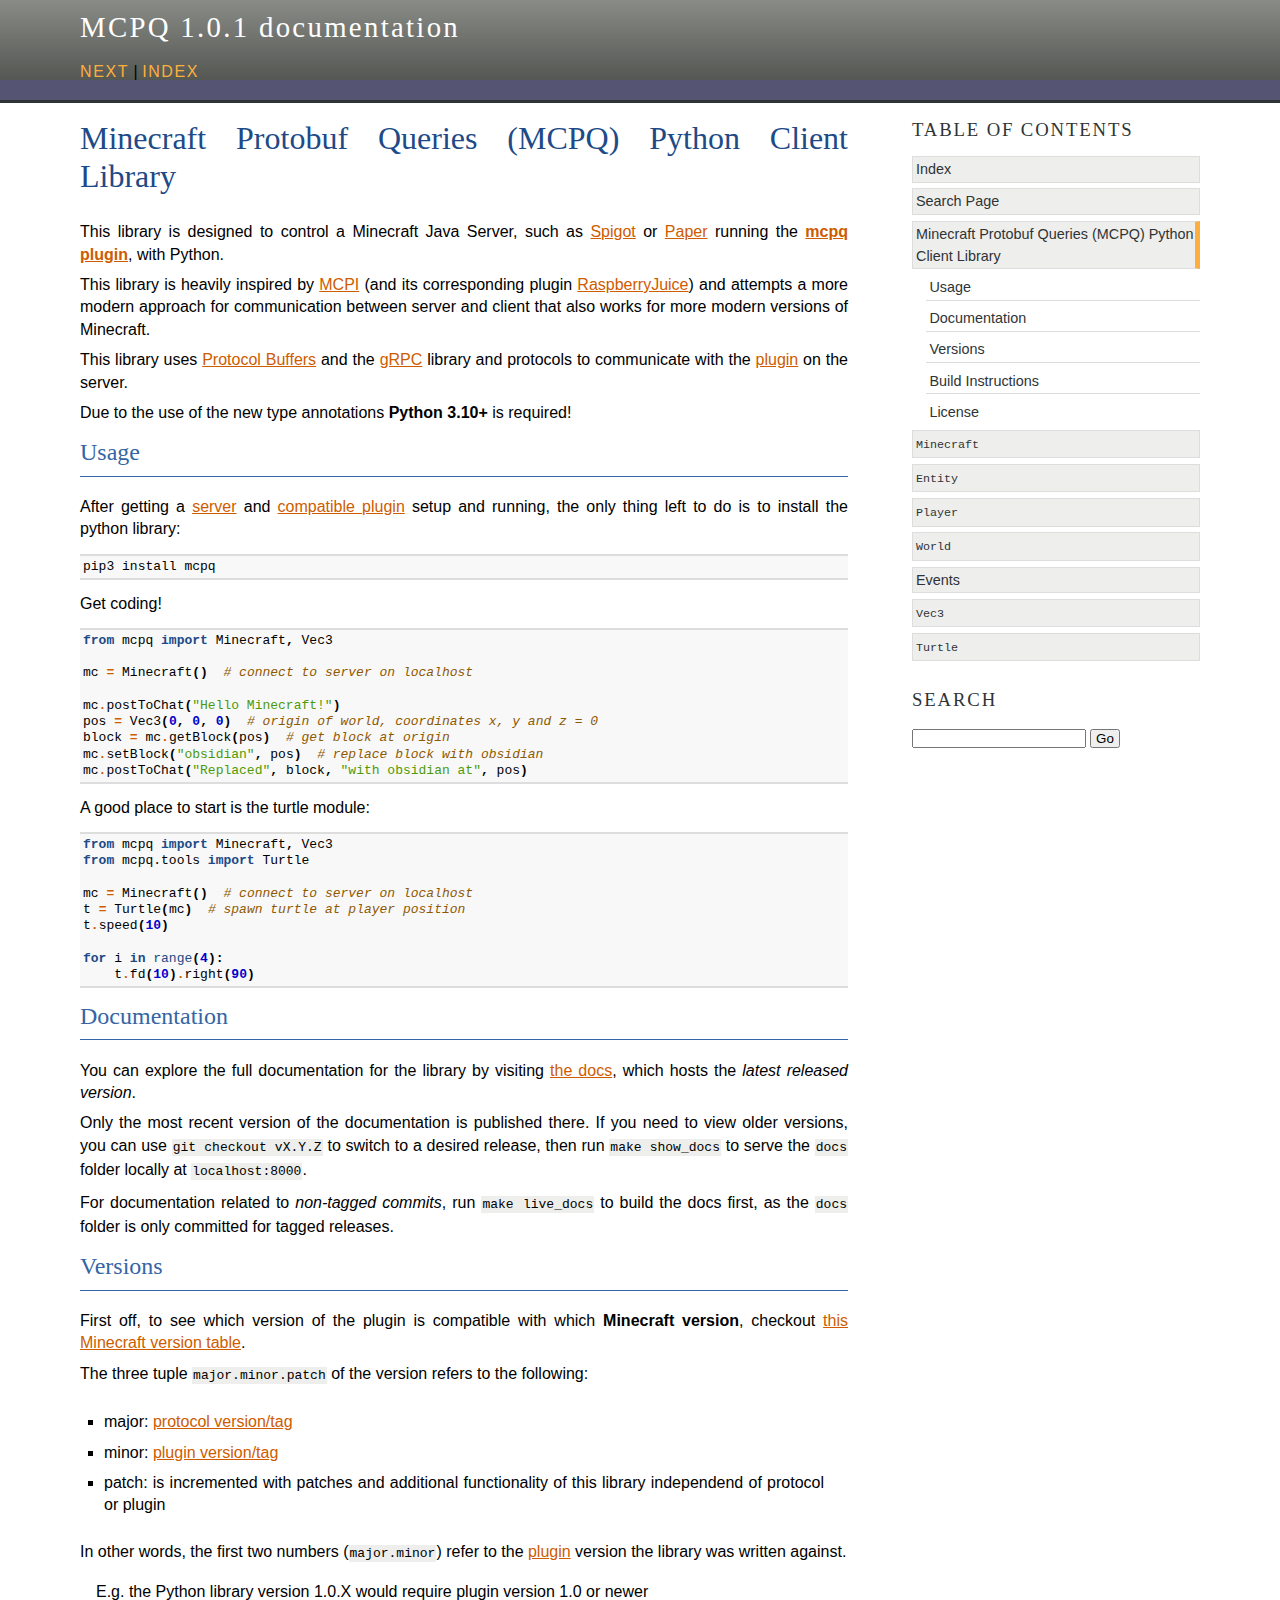
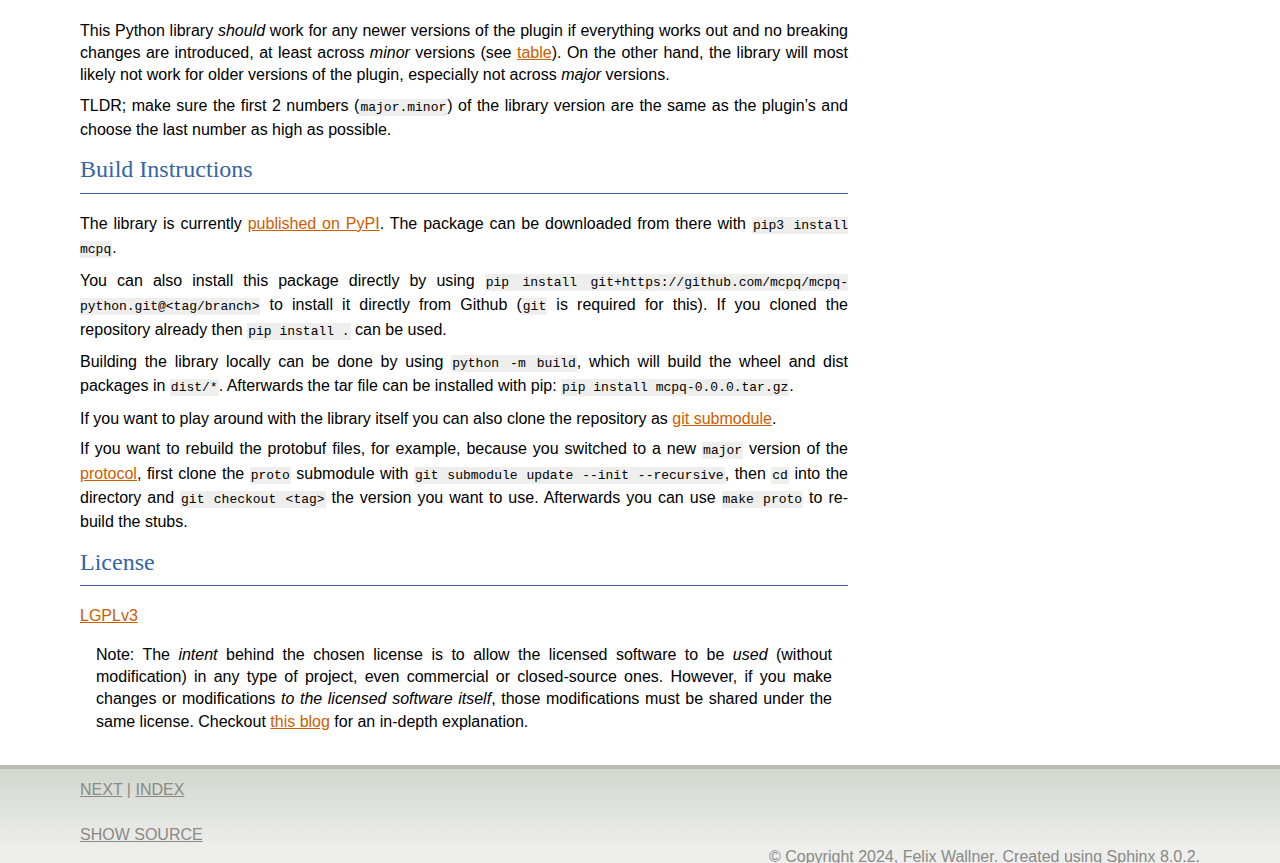
<file: docs/readme_link.html>
<!DOCTYPE html>

<html lang="en" data-content_root="./">
  <head>
    <meta charset="utf-8" />
    <meta name="viewport" content="width=device-width, initial-scale=1.0" /><meta name="viewport" content="width=device-width, initial-scale=1" />

    <title>Minecraft Protobuf Queries (MCPQ) Python Client Library &#8212; MCPQ 1.0.1 documentation</title>
    <link rel="stylesheet" type="text/css" href="_static/pygments.css?v=a746c00c" />
    <link rel="stylesheet" type="text/css" href="_static/agogo.css?v=8513425a" />
    <script src="_static/documentation_options.js?v=292eb321"></script>
    <script src="_static/doctools.js?v=9a2dae69"></script>
    <script src="_static/sphinx_highlight.js?v=dc90522c"></script>
    <link rel="index" title="Index" href="genindex.html" />
    <link rel="search" title="Search" href="search.html" />
    <link rel="next" title="&lt;no title&gt;" href="classes/minecraft.html" /> 
  </head><body>
    <div class="header-wrapper" role="banner">
      <div class="header">
        <div class="headertitle"><a
          href="index.html">MCPQ 1.0.1 documentation</a></div>
        <div class="rel" role="navigation" aria-label="Related">
          <a href="classes/minecraft.html" title="&lt;no title&gt;"
             accesskey="N">next</a> |
          <a href="genindex.html" title="General Index"
             accesskey="I">index</a>
        </div>
       </div>
    </div>

    <div class="content-wrapper">
      <div class="content">
        <div class="document">
            
      <div class="documentwrapper">
        <div class="bodywrapper">
          <div class="body" role="main">
            
  <section id="minecraft-protobuf-queries-mcpq-python-client-library">
<h1>Minecraft Protobuf Queries (MCPQ) Python Client Library<a class="headerlink" href="#minecraft-protobuf-queries-mcpq-python-client-library" title="Link to this heading">¶</a></h1>
<p>This library is designed to control a Minecraft Java Server, such as <a class="reference external" href="https://www.spigotmc.org/">Spigot</a> or <a class="reference external" href="https://papermc.io/">Paper</a> running the <strong><a class="reference external" href="https://github.com/mcpq/mcpq-plugin">mcpq plugin</a></strong>, with Python.</p>
<p>This library is heavily inspired by <a class="reference external" href="https://github.com/martinohanlon/mcpi">MCPI</a> (and its corresponding plugin <a class="reference external" href="https://github.com/zhuowei/RaspberryJuice">RaspberryJuice</a>) and attempts a more modern approach for communication between server and client that also works for more modern versions of Minecraft.</p>
<p>This library uses <a class="reference external" href="https://github.com/mcpq/mcpq-proto">Protocol Buffers</a> and the <a class="reference external" href="https://grpc.io/">gRPC</a> library and protocols to communicate with the <a class="reference external" href="https://github.com/mcpq/mcpq-plugin">plugin</a> on the server.</p>
<p>Due to the use of the new type annotations <strong>Python 3.10+</strong> is required!</p>
<section id="usage">
<h2>Usage<a class="headerlink" href="#usage" title="Link to this heading">¶</a></h2>
<p>After getting a <a class="reference external" href="https://papermc.io/">server</a> and <a class="reference external" href="https://github.com/mcpq/mcpq-plugin?tab=readme-ov-file#versions">compatible plugin</a> setup and running, the only thing left to do is to install the python library:</p>
<div class="highlight-bash notranslate"><div class="highlight"><pre><span></span>pip3<span class="w"> </span>install<span class="w"> </span>mcpq
</pre></div>
</div>
<p>Get coding!</p>
<div class="highlight-python notranslate"><div class="highlight"><pre><span></span><span class="kn">from</span> <span class="nn">mcpq</span> <span class="kn">import</span> <span class="n">Minecraft</span><span class="p">,</span> <span class="n">Vec3</span>

<span class="n">mc</span> <span class="o">=</span> <span class="n">Minecraft</span><span class="p">()</span>  <span class="c1"># connect to server on localhost</span>

<span class="n">mc</span><span class="o">.</span><span class="n">postToChat</span><span class="p">(</span><span class="s2">&quot;Hello Minecraft!&quot;</span><span class="p">)</span>
<span class="n">pos</span> <span class="o">=</span> <span class="n">Vec3</span><span class="p">(</span><span class="mi">0</span><span class="p">,</span> <span class="mi">0</span><span class="p">,</span> <span class="mi">0</span><span class="p">)</span>  <span class="c1"># origin of world, coordinates x, y and z = 0</span>
<span class="n">block</span> <span class="o">=</span> <span class="n">mc</span><span class="o">.</span><span class="n">getBlock</span><span class="p">(</span><span class="n">pos</span><span class="p">)</span>  <span class="c1"># get block at origin</span>
<span class="n">mc</span><span class="o">.</span><span class="n">setBlock</span><span class="p">(</span><span class="s2">&quot;obsidian&quot;</span><span class="p">,</span> <span class="n">pos</span><span class="p">)</span>  <span class="c1"># replace block with obsidian</span>
<span class="n">mc</span><span class="o">.</span><span class="n">postToChat</span><span class="p">(</span><span class="s2">&quot;Replaced&quot;</span><span class="p">,</span> <span class="n">block</span><span class="p">,</span> <span class="s2">&quot;with obsidian at&quot;</span><span class="p">,</span> <span class="n">pos</span><span class="p">)</span>
</pre></div>
</div>
<p>A good place to start is the turtle module:</p>
<div class="highlight-python notranslate"><div class="highlight"><pre><span></span><span class="kn">from</span> <span class="nn">mcpq</span> <span class="kn">import</span> <span class="n">Minecraft</span><span class="p">,</span> <span class="n">Vec3</span>
<span class="kn">from</span> <span class="nn">mcpq.tools</span> <span class="kn">import</span> <span class="n">Turtle</span>

<span class="n">mc</span> <span class="o">=</span> <span class="n">Minecraft</span><span class="p">()</span>  <span class="c1"># connect to server on localhost</span>
<span class="n">t</span> <span class="o">=</span> <span class="n">Turtle</span><span class="p">(</span><span class="n">mc</span><span class="p">)</span>  <span class="c1"># spawn turtle at player position</span>
<span class="n">t</span><span class="o">.</span><span class="n">speed</span><span class="p">(</span><span class="mi">10</span><span class="p">)</span>

<span class="k">for</span> <span class="n">i</span> <span class="ow">in</span> <span class="nb">range</span><span class="p">(</span><span class="mi">4</span><span class="p">):</span>
    <span class="n">t</span><span class="o">.</span><span class="n">fd</span><span class="p">(</span><span class="mi">10</span><span class="p">)</span><span class="o">.</span><span class="n">right</span><span class="p">(</span><span class="mi">90</span><span class="p">)</span>
</pre></div>
</div>
</section>
<section id="documentation">
<h2>Documentation<a class="headerlink" href="#documentation" title="Link to this heading">¶</a></h2>
<p>You can explore the full documentation for the library by visiting <a class="reference external" href="https://mcpq.github.io/mcpq-python/">the docs</a>, which hosts the <em>latest released version</em>.</p>
<p>Only the most recent version of the documentation is published there.
If you need to view older versions, you can use <code class="docutils literal notranslate"><span class="pre">git</span> <span class="pre">checkout</span> <span class="pre">vX.Y.Z</span></code> to switch to a desired release, then run <code class="docutils literal notranslate"><span class="pre">make</span> <span class="pre">show_docs</span></code> to serve the <code class="docutils literal notranslate"><span class="pre">docs</span></code> folder locally at <code class="docutils literal notranslate"><span class="pre">localhost:8000</span></code>.</p>
<p>For documentation related to <em>non-tagged commits</em>, run <code class="docutils literal notranslate"><span class="pre">make</span> <span class="pre">live_docs</span></code> to build the docs first, as the <code class="docutils literal notranslate"><span class="pre">docs</span></code> folder is only committed for tagged releases.</p>
</section>
<section id="versions">
<h2>Versions<a class="headerlink" href="#versions" title="Link to this heading">¶</a></h2>
<p>First off, to see which version of the plugin is compatible with which <strong>Minecraft version</strong>, checkout <a class="reference external" href="https://github.com/mcpq/mcpq-plugin?tab=readme-ov-file#versions">this Minecraft version table</a>.</p>
<p>The three tuple <code class="docutils literal notranslate"><span class="pre">major.minor.patch</span></code> of the version refers to the following:</p>
<ul class="simple">
<li><p>major: <a class="reference external" href="https://github.com/mcpq/mcpq-proto">protocol version/tag</a></p></li>
<li><p>minor: <a class="reference external" href="https://github.com/mcpq/mcpq-plugin">plugin version/tag</a></p></li>
<li><p>patch: is incremented with patches and additional functionality of this library independend of protocol or plugin</p></li>
</ul>
<p>In other words, the first two numbers (<code class="docutils literal notranslate"><span class="pre">major.minor</span></code>) refer to the <a class="reference external" href="https://github.com/mcpq/mcpq-plugin?tab=readme-ov-file#versions">plugin</a> version the library was written against.</p>
<blockquote>
<div><p>E.g. the Python library version 1.0.X would require plugin version 1.0 or newer</p>
</div></blockquote>
<p>This Python library <em>should</em> work for any newer versions of the plugin if everything works out and no breaking changes are introduced, at least across <em>minor</em> versions (see <a class="reference external" href="https://github.com/mcpq/mcpq-plugin?tab=readme-ov-file#versions">table</a>).
On the other hand, the library will most likely not work for older versions of the plugin, especially not across <em>major</em> versions.</p>
<p>TLDR; make sure the first 2 numbers (<code class="docutils literal notranslate"><span class="pre">major.minor</span></code>) of the library version are the same as the plugin’s and choose the last number as high as possible.</p>
</section>
<section id="build-instructions">
<h2>Build Instructions<a class="headerlink" href="#build-instructions" title="Link to this heading">¶</a></h2>
<p>The library is currently <a class="reference external" href="https://pypi.org/project/mcpq/">published on PyPI</a>. The package can be downloaded from there with <code class="docutils literal notranslate"><span class="pre">pip3</span> <span class="pre">install</span> <span class="pre">mcpq</span></code>.</p>
<p>You can also install this package directly by using <code class="docutils literal notranslate"><span class="pre">pip</span> <span class="pre">install</span> <span class="pre">git+https://github.com/mcpq/mcpq-python.git&#64;&lt;tag/branch&gt;</span></code> to install it directly from Github (<code class="docutils literal notranslate"><span class="pre">git</span></code> is required for this).
If you cloned the repository already then <code class="docutils literal notranslate"><span class="pre">pip</span> <span class="pre">install</span> <span class="pre">.</span></code> can be used.</p>
<p>Building the library locally can be done by using <code class="docutils literal notranslate"><span class="pre">python</span> <span class="pre">-m</span> <span class="pre">build</span></code>, which will build the wheel and dist packages in <code class="docutils literal notranslate"><span class="pre">dist/*</span></code>.
Afterwards the tar file can be installed with pip: <code class="docutils literal notranslate"><span class="pre">pip</span> <span class="pre">install</span> <span class="pre">mcpq-0.0.0.tar.gz</span></code>.</p>
<p>If you want to play around with the library itself you can also clone the repository as <a class="reference external" href="https://git-scm.com/book/en/v2/Git-Tools-Submodules">git submodule</a>.</p>
<p>If you want to rebuild the protobuf files, for example, because you switched to a new <code class="docutils literal notranslate"><span class="pre">major</span></code> version of the <a class="reference external" href="https://github.com/mcpq/mcpq-proto">protocol</a>, first clone the <code class="docutils literal notranslate"><span class="pre">proto</span></code> submodule with <code class="docutils literal notranslate"><span class="pre">git</span> <span class="pre">submodule</span> <span class="pre">update</span> <span class="pre">--init</span> <span class="pre">--recursive</span></code>, then <code class="docutils literal notranslate"><span class="pre">cd</span></code> into the directory and <code class="docutils literal notranslate"><span class="pre">git</span> <span class="pre">checkout</span> <span class="pre">&lt;tag&gt;</span></code> the version you want to use.
Afterwards you can use <code class="docutils literal notranslate"><span class="pre">make</span> <span class="pre">proto</span></code> to re-build the stubs.</p>
</section>
<section id="license">
<h2>License<a class="headerlink" href="#license" title="Link to this heading">¶</a></h2>
<p><a class="reference internal" href="#LICENSE"><span class="xref myst">LGPLv3</span></a></p>
<blockquote>
<div><p>Note: The <em>intent</em> behind the chosen license is to allow the licensed software to be <em>used</em> (without modification) in any type of project, even commercial or closed-source ones.
However, if you make changes or modifications <em>to the licensed software itself</em>, those modifications must be shared under the same license.
Checkout <a class="reference external" href="https://fossa.com/blog/open-source-software-licenses-101-lgpl-license/">this blog</a> for an in-depth explanation.</p>
</div></blockquote>
</section>
</section>


            <div class="clearer"></div>
          </div>
        </div>
      </div>
        </div>
        <div class="sidebar">
          
          <h3>Table of Contents</h3>
          <ul class="current">
<li class="toctree-l1"><a class="reference internal" href="genindex.html">Index</a></li>
<li class="toctree-l1"><a class="reference internal" href="search.html">Search Page</a></li>
<li class="toctree-l1 current"><a class="current reference internal" href="#">Minecraft Protobuf Queries (MCPQ) Python Client Library</a><ul>
<li class="toctree-l2"><a class="reference internal" href="#usage">Usage</a></li>
<li class="toctree-l2"><a class="reference internal" href="#documentation">Documentation</a></li>
<li class="toctree-l2"><a class="reference internal" href="#versions">Versions</a></li>
<li class="toctree-l2"><a class="reference internal" href="#build-instructions">Build Instructions</a></li>
<li class="toctree-l2"><a class="reference internal" href="#license">License</a></li>
</ul>
</li>
<li class="toctree-l1"><a class="reference internal" href="classes/minecraft.html"><code class="docutils literal notranslate"><span class="pre">Minecraft</span></code></a></li>
<li class="toctree-l1"><a class="reference internal" href="classes/entity.html"><code class="docutils literal notranslate"><span class="pre">Entity</span></code></a></li>
<li class="toctree-l1"><a class="reference internal" href="classes/player.html"><code class="docutils literal notranslate"><span class="pre">Player</span></code></a></li>
<li class="toctree-l1"><a class="reference internal" href="classes/world.html"><code class="docutils literal notranslate"><span class="pre">World</span></code></a></li>
<li class="toctree-l1"><a class="reference internal" href="classes/events.html">Events</a></li>
<li class="toctree-l1"><a class="reference internal" href="classes/vec3.html"><code class="docutils literal notranslate"><span class="pre">Vec3</span></code></a></li>
<li class="toctree-l1"><a class="reference internal" href="classes/turtle.html"><code class="docutils literal notranslate"><span class="pre">Turtle</span></code></a></li>
</ul>

          <search role="search">
            <h3 style="margin-top: 1.5em;">Search</h3>
            <form class="search" action="search.html" method="get">
                <input type="text" name="q" />
                <input type="submit" value="Go" />
            </form>
          </search>

        </div>
        <div class="clearer"></div>
      </div>
    </div>

    <div class="footer-wrapper">
      <div class="footer">
        <div class="left">
          <div role="navigation" aria-label="Related">
            <a href="classes/minecraft.html" title="&lt;no title&gt;"
              >next</a> |
            <a href="genindex.html" title="General Index"
              >index</a>
          </div>
          <div role="note" aria-label="source link">
              <br/>
              <a href="_sources/readme_link.md.txt"
                rel="nofollow">Show Source</a>
          </div>
        </div>

        <div class="right">
          
    <div class="footer" role="contentinfo">
    &#169; Copyright 2024, Felix Wallner.
      Created using <a href="https://www.sphinx-doc.org/">Sphinx</a> 8.0.2.
    </div>
        </div>
        <div class="clearer"></div>
      </div>
    </div>

  </body>
</html>
</file>
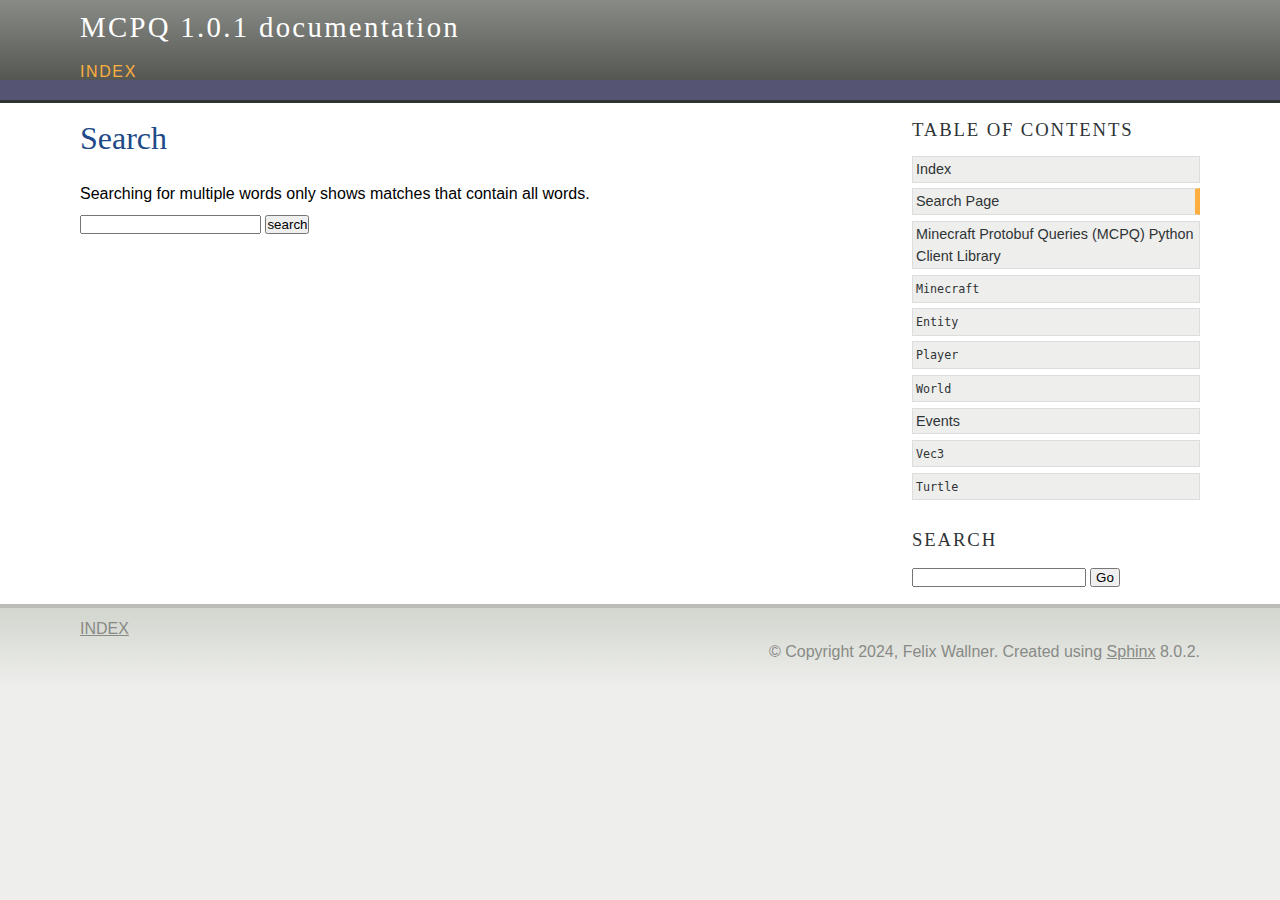
<file: docs/search.html>
<!DOCTYPE html>

<html lang="en" data-content_root="./">
  <head>
    <meta charset="utf-8" />
    <meta name="viewport" content="width=device-width, initial-scale=1.0" />
    <title>Search &#8212; MCPQ 1.0.1 documentation</title>
    <link rel="stylesheet" type="text/css" href="_static/pygments.css?v=a746c00c" />
    <link rel="stylesheet" type="text/css" href="_static/agogo.css?v=8513425a" />
    
    <script src="_static/documentation_options.js?v=292eb321"></script>
    <script src="_static/doctools.js?v=9a2dae69"></script>
    <script src="_static/sphinx_highlight.js?v=dc90522c"></script>
    <script src="_static/searchtools.js"></script>
    <script src="_static/language_data.js"></script>
    <link rel="index" title="Index" href="genindex.html" />
    <link rel="search" title="Search" href="#" />
    <script src="searchindex.js" defer="defer"></script>
    <meta name="robots" content="noindex" />
     

  </head><body>
    <div class="header-wrapper" role="banner">
      <div class="header">
        <div class="headertitle"><a
          href="index.html">MCPQ 1.0.1 documentation</a></div>
        <div class="rel" role="navigation" aria-label="Related">
          <a href="genindex.html" title="General Index"
             accesskey="I">index</a>
        </div>
       </div>
    </div>

    <div class="content-wrapper">
      <div class="content">
        <div class="document">
            
      <div class="documentwrapper">
        <div class="bodywrapper">
          <div class="body" role="main">
            
  <h1 id="search-documentation">Search</h1>
  
  <noscript>
  <div class="admonition warning">
  <p>
    Please activate JavaScript to enable the search
    functionality.
  </p>
  </div>
  </noscript>
  
  
  <p>
    Searching for multiple words only shows matches that contain
    all words.
  </p>
  
  
  <form action="" method="get">
    <input type="text" name="q" aria-labelledby="search-documentation" value="" autocomplete="off" autocorrect="off" autocapitalize="off" spellcheck="false"/>
    <input type="submit" value="search" />
    <span id="search-progress" style="padding-left: 10px"></span>
  </form>
  
  
  <div id="search-results"></div>
  

            <div class="clearer"></div>
          </div>
        </div>
      </div>
        </div>
        <div class="sidebar">
          
          <h3>Table of Contents</h3>
          <ul class="current">
<li class="toctree-l1"><a class="reference internal" href="genindex.html">Index</a></li>
<li class="toctree-l1 current"><a class="current reference internal" href="#">Search Page</a></li>
<li class="toctree-l1"><a class="reference internal" href="readme_link.html">Minecraft Protobuf Queries (MCPQ) Python Client Library</a></li>
<li class="toctree-l1"><a class="reference internal" href="classes/minecraft.html"><code class="docutils literal notranslate"><span class="pre">Minecraft</span></code></a></li>
<li class="toctree-l1"><a class="reference internal" href="classes/entity.html"><code class="docutils literal notranslate"><span class="pre">Entity</span></code></a></li>
<li class="toctree-l1"><a class="reference internal" href="classes/player.html"><code class="docutils literal notranslate"><span class="pre">Player</span></code></a></li>
<li class="toctree-l1"><a class="reference internal" href="classes/world.html"><code class="docutils literal notranslate"><span class="pre">World</span></code></a></li>
<li class="toctree-l1"><a class="reference internal" href="classes/events.html">Events</a></li>
<li class="toctree-l1"><a class="reference internal" href="classes/vec3.html"><code class="docutils literal notranslate"><span class="pre">Vec3</span></code></a></li>
<li class="toctree-l1"><a class="reference internal" href="classes/turtle.html"><code class="docutils literal notranslate"><span class="pre">Turtle</span></code></a></li>
</ul>

          <search role="search">
            <h3 style="margin-top: 1.5em;">Search</h3>
            <form class="search" action="#" method="get">
                <input type="text" name="q" />
                <input type="submit" value="Go" />
            </form>
          </search>

        </div>
        <div class="clearer"></div>
      </div>
    </div>

    <div class="footer-wrapper">
      <div class="footer">
        <div class="left">
          <div role="navigation" aria-label="Related">
            <a href="genindex.html" title="General Index"
              >index</a>
          </div>
          <div role="note" aria-label="source link">
          </div>
        </div>

        <div class="right">
          
    <div class="footer" role="contentinfo">
    &#169; Copyright 2024, Felix Wallner.
      Created using <a href="https://www.sphinx-doc.org/">Sphinx</a> 8.0.2.
    </div>
        </div>
        <div class="clearer"></div>
      </div>
    </div>

  </body>
</html>
</file>
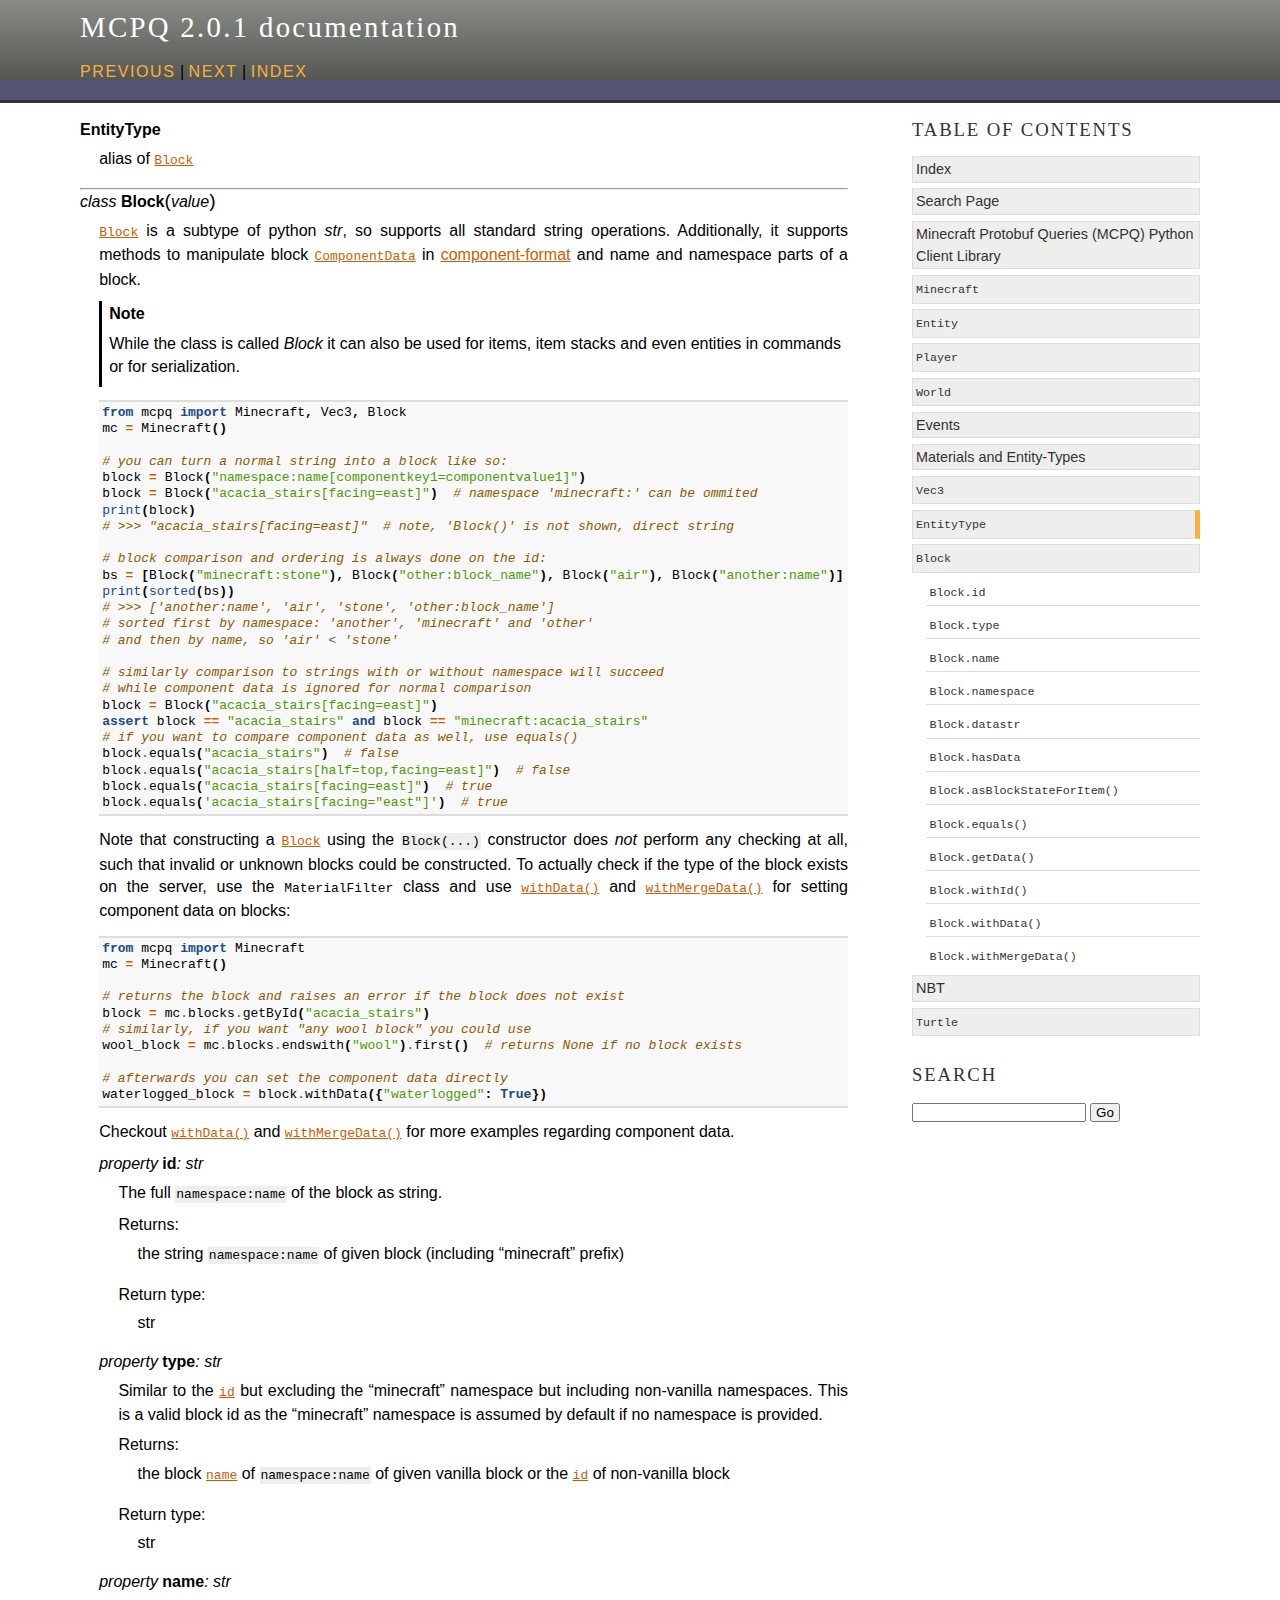
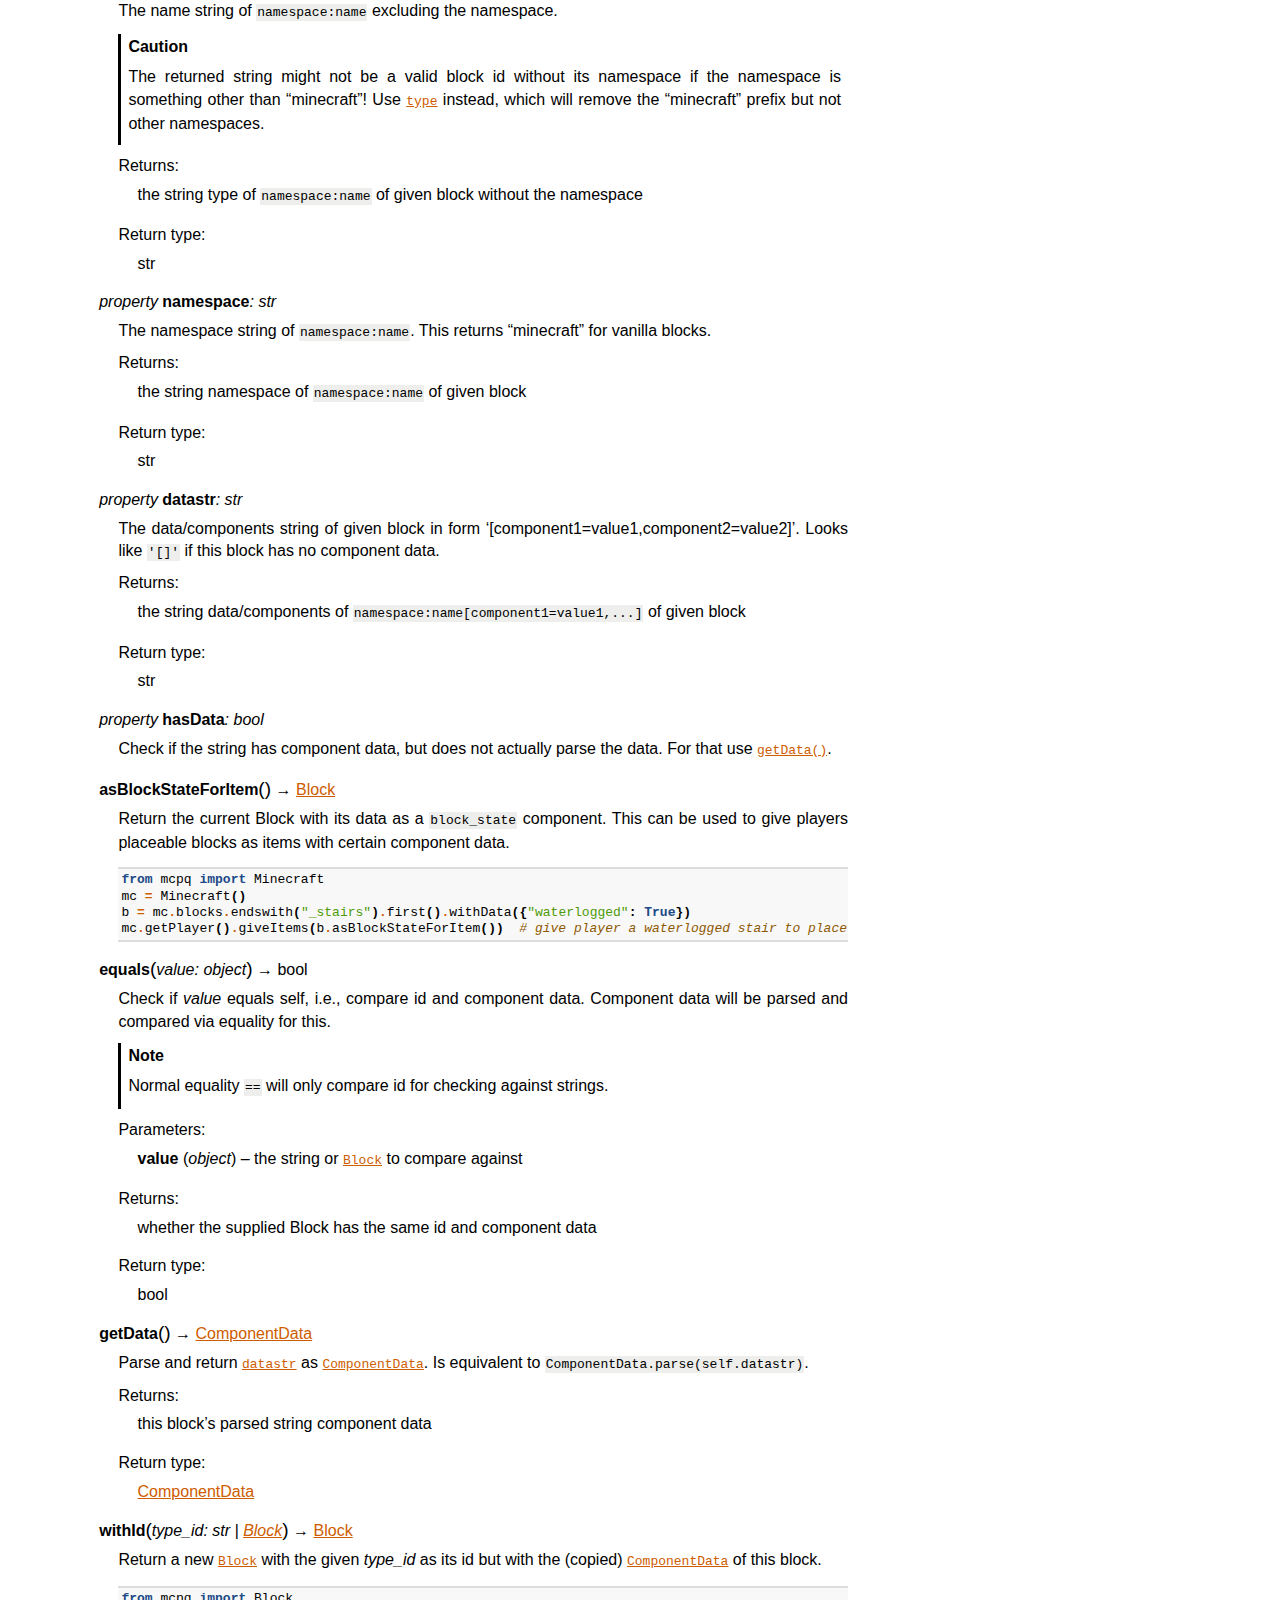
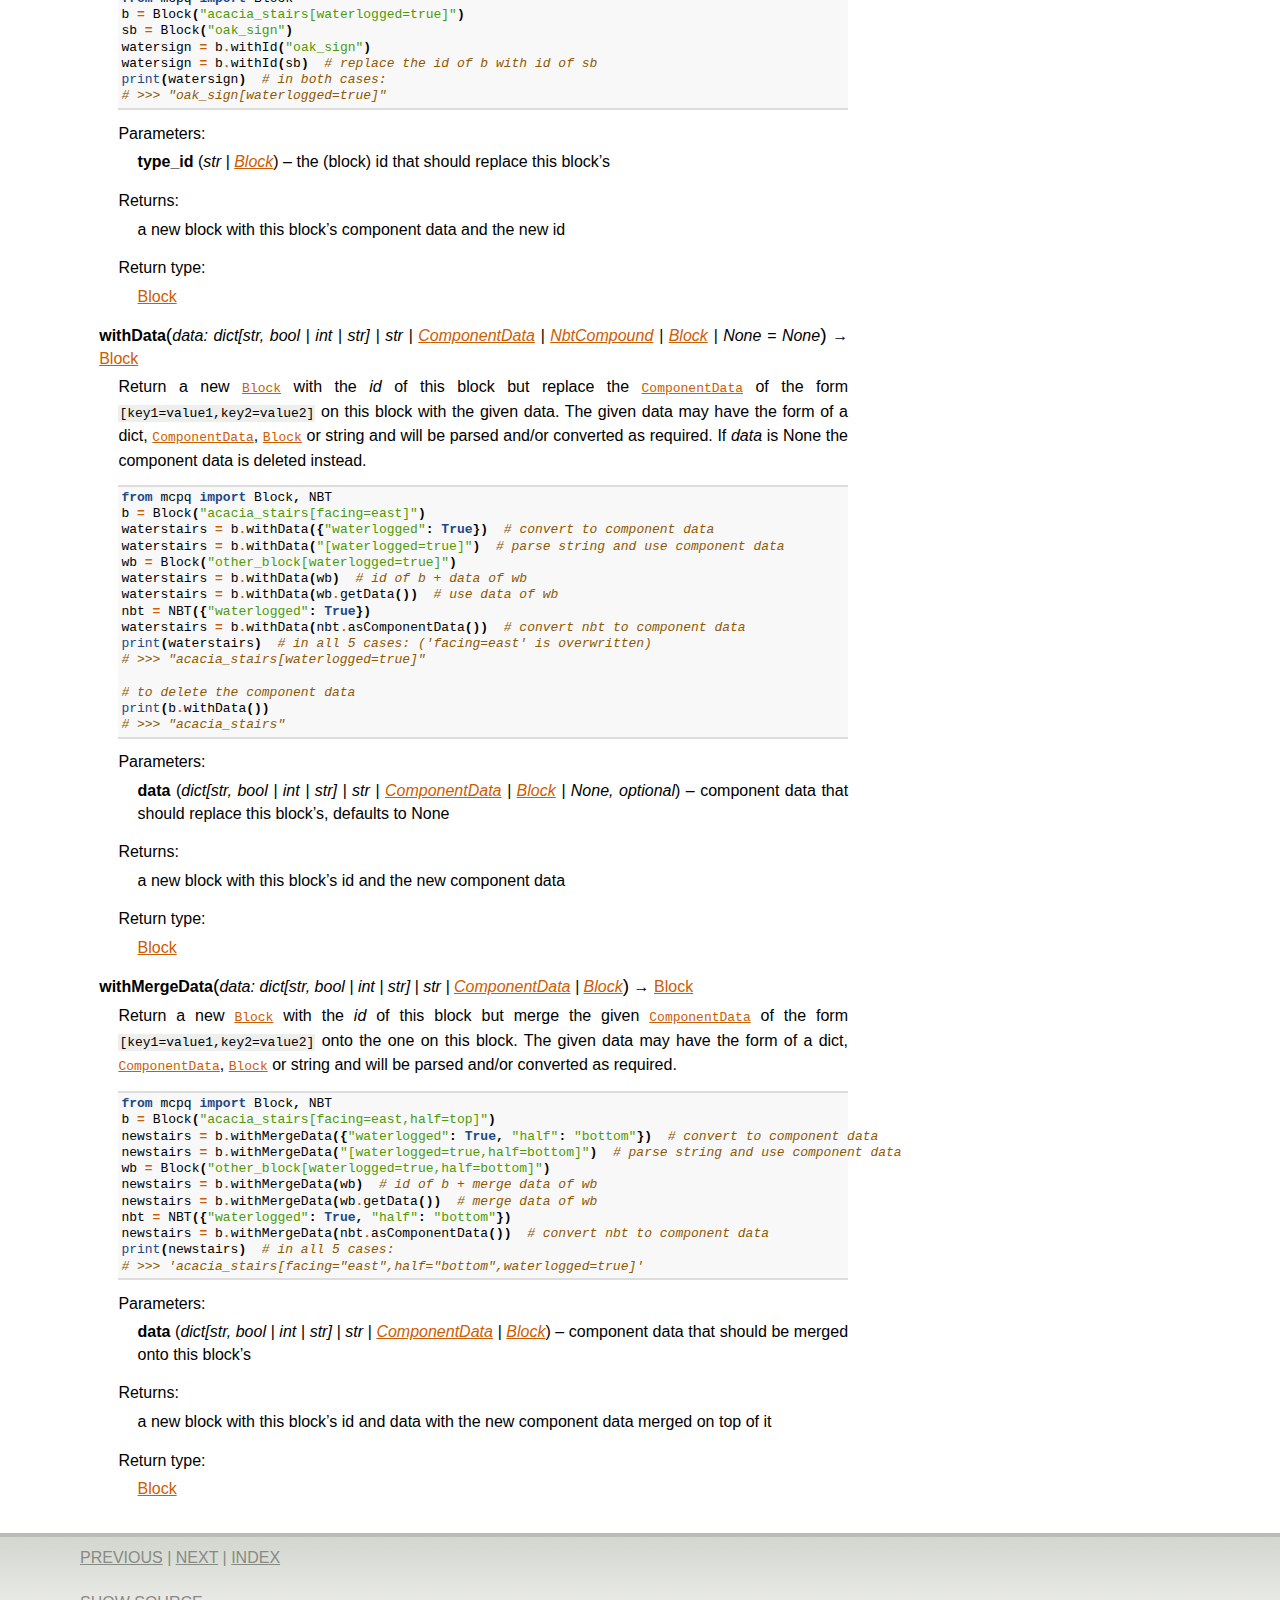
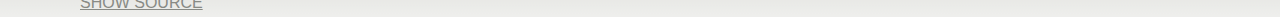
<file: docs/classes/block.html>
<!DOCTYPE html>

<html lang="en" data-content_root="../">
  <head>
    <meta charset="utf-8" />
    <meta name="viewport" content="width=device-width, initial-scale=1.0" /><meta name="viewport" content="width=device-width, initial-scale=1" />

    <title>&lt;no title&gt; &#8212; MCPQ 2.0.1 documentation</title>
    <link rel="stylesheet" type="text/css" href="../_static/pygments.css?v=a746c00c" />
    <link rel="stylesheet" type="text/css" href="../_static/agogo.css?v=8513425a" />
    <script src="../_static/documentation_options.js?v=f5cff4aa"></script>
    <script src="../_static/doctools.js?v=9a2dae69"></script>
    <script src="../_static/sphinx_highlight.js?v=dc90522c"></script>
    <link rel="index" title="Index" href="../genindex.html" />
    <link rel="search" title="Search" href="../search.html" />
    <link rel="next" title="NBT" href="nbt.html" />
    <link rel="prev" title="&lt;no title&gt;" href="vec3.html" /> 
  </head><body>
    <div class="header-wrapper" role="banner">
      <div class="header">
        <div class="headertitle"><a
          href="../index.html">MCPQ 2.0.1 documentation</a></div>
        <div class="rel" role="navigation" aria-label="Related">
          <a href="vec3.html" title="&lt;no title&gt;"
             accesskey="P">previous</a> |
          <a href="nbt.html" title="NBT"
             accesskey="N">next</a> |
          <a href="../genindex.html" title="General Index"
             accesskey="I">index</a>
        </div>
       </div>
    </div>

    <div class="content-wrapper">
      <div class="content">
        <div class="document">
            
      <div class="documentwrapper">
        <div class="bodywrapper">
          <div class="body" role="main">
            
  <dl class="py attribute">
<dt class="sig sig-object py" id="mcpq.nbt.EntityType">
<span class="sig-name descname"><span class="pre">EntityType</span></span><a class="headerlink" href="#mcpq.nbt.EntityType" title="Link to this definition">¶</a></dt>
<dd><p>alias of <a class="reference internal" href="#mcpq.nbt.Block" title="mcpq.nbt._block.Block"><code class="xref py py-class docutils literal notranslate"><span class="pre">Block</span></code></a></p>
</dd></dl>

<hr class="docutils" />
<dl class="py class">
<dt class="sig sig-object py" id="mcpq.nbt.Block">
<em class="property"><span class="pre">class</span><span class="w"> </span></em><span class="sig-name descname"><span class="pre">Block</span></span><span class="sig-paren">(</span><em class="sig-param"><span class="n"><span class="pre">value</span></span></em><span class="sig-paren">)</span><a class="headerlink" href="#mcpq.nbt.Block" title="Link to this definition">¶</a></dt>
<dd><p><a class="reference internal" href="#mcpq.nbt.Block" title="mcpq.nbt.Block"><code class="xref py py-class docutils literal notranslate"><span class="pre">Block</span></code></a> is a subtype of python <cite>str</cite>, so supports all standard string operations.
Additionally, it supports methods to manipulate block <a class="reference internal" href="nbt.html#mcpq.nbt.ComponentData" title="mcpq.nbt.ComponentData"><code class="xref py py-class docutils literal notranslate"><span class="pre">ComponentData</span></code></a> in <a class="reference external" href="https://minecraft.wiki/w/Data_component_format">component-format</a> and name and namespace parts of a block.</p>
<div class="admonition note">
<p class="admonition-title">Note</p>
<p>While the class is called <cite>Block</cite> it can also be used for items, item stacks and even entities in commands or for serialization.</p>
</div>
<div class="highlight-default notranslate"><div class="highlight"><pre><span></span><span class="kn">from</span> <span class="nn">mcpq</span> <span class="kn">import</span> <span class="n">Minecraft</span><span class="p">,</span> <span class="n">Vec3</span><span class="p">,</span> <span class="n">Block</span>
<span class="n">mc</span> <span class="o">=</span> <span class="n">Minecraft</span><span class="p">()</span>

<span class="c1"># you can turn a normal string into a block like so:</span>
<span class="n">block</span> <span class="o">=</span> <span class="n">Block</span><span class="p">(</span><span class="s2">&quot;namespace:name[componentkey1=componentvalue1]&quot;</span><span class="p">)</span>
<span class="n">block</span> <span class="o">=</span> <span class="n">Block</span><span class="p">(</span><span class="s2">&quot;acacia_stairs[facing=east]&quot;</span><span class="p">)</span>  <span class="c1"># namespace &#39;minecraft:&#39; can be ommited</span>
<span class="nb">print</span><span class="p">(</span><span class="n">block</span><span class="p">)</span>
<span class="c1"># &gt;&gt;&gt; &quot;acacia_stairs[facing=east]&quot;  # note, &#39;Block()&#39; is not shown, direct string</span>

<span class="c1"># block comparison and ordering is always done on the id:</span>
<span class="n">bs</span> <span class="o">=</span> <span class="p">[</span><span class="n">Block</span><span class="p">(</span><span class="s2">&quot;minecraft:stone&quot;</span><span class="p">),</span> <span class="n">Block</span><span class="p">(</span><span class="s2">&quot;other:block_name&quot;</span><span class="p">),</span> <span class="n">Block</span><span class="p">(</span><span class="s2">&quot;air&quot;</span><span class="p">),</span> <span class="n">Block</span><span class="p">(</span><span class="s2">&quot;another:name&quot;</span><span class="p">)]</span>
<span class="nb">print</span><span class="p">(</span><span class="nb">sorted</span><span class="p">(</span><span class="n">bs</span><span class="p">))</span>
<span class="c1"># &gt;&gt;&gt; [&#39;another:name&#39;, &#39;air&#39;, &#39;stone&#39;, &#39;other:block_name&#39;]</span>
<span class="c1"># sorted first by namespace: &#39;another&#39;, &#39;minecraft&#39; and &#39;other&#39;</span>
<span class="c1"># and then by name, so &#39;air&#39; &lt; &#39;stone&#39;</span>

<span class="c1"># similarly comparison to strings with or without namespace will succeed</span>
<span class="c1"># while component data is ignored for normal comparison</span>
<span class="n">block</span> <span class="o">=</span> <span class="n">Block</span><span class="p">(</span><span class="s2">&quot;acacia_stairs[facing=east]&quot;</span><span class="p">)</span>
<span class="k">assert</span> <span class="n">block</span> <span class="o">==</span> <span class="s2">&quot;acacia_stairs&quot;</span> <span class="ow">and</span> <span class="n">block</span> <span class="o">==</span> <span class="s2">&quot;minecraft:acacia_stairs&quot;</span>
<span class="c1"># if you want to compare component data as well, use equals()</span>
<span class="n">block</span><span class="o">.</span><span class="n">equals</span><span class="p">(</span><span class="s2">&quot;acacia_stairs&quot;</span><span class="p">)</span>  <span class="c1"># false</span>
<span class="n">block</span><span class="o">.</span><span class="n">equals</span><span class="p">(</span><span class="s2">&quot;acacia_stairs[half=top,facing=east]&quot;</span><span class="p">)</span>  <span class="c1"># false</span>
<span class="n">block</span><span class="o">.</span><span class="n">equals</span><span class="p">(</span><span class="s2">&quot;acacia_stairs[facing=east]&quot;</span><span class="p">)</span>  <span class="c1"># true</span>
<span class="n">block</span><span class="o">.</span><span class="n">equals</span><span class="p">(</span><span class="s1">&#39;acacia_stairs[facing=&quot;east&quot;]&#39;</span><span class="p">)</span>  <span class="c1"># true</span>
</pre></div>
</div>
<p>Note that constructing a <a class="reference internal" href="#mcpq.nbt.Block" title="mcpq.nbt.Block"><code class="xref py py-class docutils literal notranslate"><span class="pre">Block</span></code></a> using the <code class="docutils literal notranslate"><span class="pre">Block(...)</span></code> constructor does <em>not</em> perform any checking at all, such that invalid or unknown blocks could be constructed.
To actually check if the type of the block exists on the server, use the <code class="xref py py-class docutils literal notranslate"><span class="pre">MaterialFilter</span></code> class and use <a class="reference internal" href="#mcpq.nbt.Block.withData" title="mcpq.nbt.Block.withData"><code class="xref py py-func docutils literal notranslate"><span class="pre">withData()</span></code></a> and <a class="reference internal" href="#mcpq.nbt.Block.withMergeData" title="mcpq.nbt.Block.withMergeData"><code class="xref py py-func docutils literal notranslate"><span class="pre">withMergeData()</span></code></a> for setting component data on blocks:</p>
<div class="highlight-default notranslate"><div class="highlight"><pre><span></span><span class="kn">from</span> <span class="nn">mcpq</span> <span class="kn">import</span> <span class="n">Minecraft</span>
<span class="n">mc</span> <span class="o">=</span> <span class="n">Minecraft</span><span class="p">()</span>

<span class="c1"># returns the block and raises an error if the block does not exist</span>
<span class="n">block</span> <span class="o">=</span> <span class="n">mc</span><span class="o">.</span><span class="n">blocks</span><span class="o">.</span><span class="n">getById</span><span class="p">(</span><span class="s2">&quot;acacia_stairs&quot;</span><span class="p">)</span>
<span class="c1"># similarly, if you want &quot;any wool block&quot; you could use</span>
<span class="n">wool_block</span> <span class="o">=</span> <span class="n">mc</span><span class="o">.</span><span class="n">blocks</span><span class="o">.</span><span class="n">endswith</span><span class="p">(</span><span class="s2">&quot;wool&quot;</span><span class="p">)</span><span class="o">.</span><span class="n">first</span><span class="p">()</span>  <span class="c1"># returns None if no block exists</span>

<span class="c1"># afterwards you can set the component data directly</span>
<span class="n">waterlogged_block</span> <span class="o">=</span> <span class="n">block</span><span class="o">.</span><span class="n">withData</span><span class="p">({</span><span class="s2">&quot;waterlogged&quot;</span><span class="p">:</span> <span class="kc">True</span><span class="p">})</span>
</pre></div>
</div>
<p>Checkout <a class="reference internal" href="#mcpq.nbt.Block.withData" title="mcpq.nbt.Block.withData"><code class="xref py py-func docutils literal notranslate"><span class="pre">withData()</span></code></a> and <a class="reference internal" href="#mcpq.nbt.Block.withMergeData" title="mcpq.nbt.Block.withMergeData"><code class="xref py py-func docutils literal notranslate"><span class="pre">withMergeData()</span></code></a> for more examples regarding component data.</p>
<dl class="py property">
<dt class="sig sig-object py" id="mcpq.nbt.Block.id">
<em class="property"><span class="pre">property</span><span class="w"> </span></em><span class="sig-name descname"><span class="pre">id</span></span><em class="property"><span class="p"><span class="pre">:</span></span><span class="w"> </span><span class="pre">str</span></em><a class="headerlink" href="#mcpq.nbt.Block.id" title="Link to this definition">¶</a></dt>
<dd><p>The full <code class="docutils literal notranslate"><span class="pre">namespace:name</span></code> of the block as string.</p>
<dl class="field-list simple">
<dt class="field-odd">Returns<span class="colon">:</span></dt>
<dd class="field-odd"><p>the string <code class="docutils literal notranslate"><span class="pre">namespace:name</span></code> of given block (including “minecraft” prefix)</p>
</dd>
<dt class="field-even">Return type<span class="colon">:</span></dt>
<dd class="field-even"><p>str</p>
</dd>
</dl>
</dd></dl>

<dl class="py property">
<dt class="sig sig-object py" id="mcpq.nbt.Block.type">
<em class="property"><span class="pre">property</span><span class="w"> </span></em><span class="sig-name descname"><span class="pre">type</span></span><em class="property"><span class="p"><span class="pre">:</span></span><span class="w"> </span><span class="pre">str</span></em><a class="headerlink" href="#mcpq.nbt.Block.type" title="Link to this definition">¶</a></dt>
<dd><p>Similar to the <a class="reference internal" href="#mcpq.nbt.Block.id" title="mcpq.nbt.Block.id"><code class="xref py py-attr docutils literal notranslate"><span class="pre">id</span></code></a> but excluding the “minecraft” namespace but including non-vanilla namespaces. This is a valid block id as the “minecraft” namespace is assumed by default if no namespace is provided.</p>
<dl class="field-list simple">
<dt class="field-odd">Returns<span class="colon">:</span></dt>
<dd class="field-odd"><p>the block <a class="reference internal" href="#mcpq.nbt.Block.name" title="mcpq.nbt.Block.name"><code class="xref py py-attr docutils literal notranslate"><span class="pre">name</span></code></a> of <code class="docutils literal notranslate"><span class="pre">namespace:name</span></code> of given vanilla block or the <a class="reference internal" href="#mcpq.nbt.Block.id" title="mcpq.nbt.Block.id"><code class="xref py py-attr docutils literal notranslate"><span class="pre">id</span></code></a> of non-vanilla block</p>
</dd>
<dt class="field-even">Return type<span class="colon">:</span></dt>
<dd class="field-even"><p>str</p>
</dd>
</dl>
</dd></dl>

<dl class="py property">
<dt class="sig sig-object py" id="mcpq.nbt.Block.name">
<em class="property"><span class="pre">property</span><span class="w"> </span></em><span class="sig-name descname"><span class="pre">name</span></span><em class="property"><span class="p"><span class="pre">:</span></span><span class="w"> </span><span class="pre">str</span></em><a class="headerlink" href="#mcpq.nbt.Block.name" title="Link to this definition">¶</a></dt>
<dd><p>The name string of <code class="docutils literal notranslate"><span class="pre">namespace:name</span></code> excluding the namespace.</p>
<div class="admonition caution">
<p class="admonition-title">Caution</p>
<p>The returned string might not be a valid block id without its namespace if the namespace is something other than “minecraft”!
Use <a class="reference internal" href="#mcpq.nbt.Block.type" title="mcpq.nbt.Block.type"><code class="xref py py-attr docutils literal notranslate"><span class="pre">type</span></code></a> instead, which will remove the “minecraft” prefix but not other namespaces.</p>
</div>
<dl class="field-list simple">
<dt class="field-odd">Returns<span class="colon">:</span></dt>
<dd class="field-odd"><p>the string type of <code class="docutils literal notranslate"><span class="pre">namespace:name</span></code> of given block without the namespace</p>
</dd>
<dt class="field-even">Return type<span class="colon">:</span></dt>
<dd class="field-even"><p>str</p>
</dd>
</dl>
</dd></dl>

<dl class="py property">
<dt class="sig sig-object py" id="mcpq.nbt.Block.namespace">
<em class="property"><span class="pre">property</span><span class="w"> </span></em><span class="sig-name descname"><span class="pre">namespace</span></span><em class="property"><span class="p"><span class="pre">:</span></span><span class="w"> </span><span class="pre">str</span></em><a class="headerlink" href="#mcpq.nbt.Block.namespace" title="Link to this definition">¶</a></dt>
<dd><p>The namespace string of <code class="docutils literal notranslate"><span class="pre">namespace:name</span></code>. This returns “minecraft” for vanilla blocks.</p>
<dl class="field-list simple">
<dt class="field-odd">Returns<span class="colon">:</span></dt>
<dd class="field-odd"><p>the string namespace of <code class="docutils literal notranslate"><span class="pre">namespace:name</span></code> of given block</p>
</dd>
<dt class="field-even">Return type<span class="colon">:</span></dt>
<dd class="field-even"><p>str</p>
</dd>
</dl>
</dd></dl>

<dl class="py property">
<dt class="sig sig-object py" id="mcpq.nbt.Block.datastr">
<em class="property"><span class="pre">property</span><span class="w"> </span></em><span class="sig-name descname"><span class="pre">datastr</span></span><em class="property"><span class="p"><span class="pre">:</span></span><span class="w"> </span><span class="pre">str</span></em><a class="headerlink" href="#mcpq.nbt.Block.datastr" title="Link to this definition">¶</a></dt>
<dd><p>The data/components string of given block in form ‘[component1=value1,component2=value2]’.
Looks like <code class="docutils literal notranslate"><span class="pre">'[]'</span></code> if this block has no component data.</p>
<dl class="field-list simple">
<dt class="field-odd">Returns<span class="colon">:</span></dt>
<dd class="field-odd"><p>the string data/components of <code class="docutils literal notranslate"><span class="pre">namespace:name[component1=value1,...]</span></code> of given block</p>
</dd>
<dt class="field-even">Return type<span class="colon">:</span></dt>
<dd class="field-even"><p>str</p>
</dd>
</dl>
</dd></dl>

<dl class="py property">
<dt class="sig sig-object py" id="mcpq.nbt.Block.hasData">
<em class="property"><span class="pre">property</span><span class="w"> </span></em><span class="sig-name descname"><span class="pre">hasData</span></span><em class="property"><span class="p"><span class="pre">:</span></span><span class="w"> </span><span class="pre">bool</span></em><a class="headerlink" href="#mcpq.nbt.Block.hasData" title="Link to this definition">¶</a></dt>
<dd><p>Check if the string has component data, but does not actually parse the data. For that use <a class="reference internal" href="#mcpq.nbt.Block.getData" title="mcpq.nbt.Block.getData"><code class="xref py py-func docutils literal notranslate"><span class="pre">getData()</span></code></a>.</p>
</dd></dl>

<dl class="py method">
<dt class="sig sig-object py" id="mcpq.nbt.Block.asBlockStateForItem">
<span class="sig-name descname"><span class="pre">asBlockStateForItem</span></span><span class="sig-paren">(</span><span class="sig-paren">)</span> <span class="sig-return"><span class="sig-return-icon">&#x2192;</span> <span class="sig-return-typehint"><a class="reference internal" href="#mcpq.nbt.Block" title="mcpq.nbt._block.Block"><span class="pre">Block</span></a></span></span><a class="headerlink" href="#mcpq.nbt.Block.asBlockStateForItem" title="Link to this definition">¶</a></dt>
<dd><p>Return the current Block with its data as a <code class="docutils literal notranslate"><span class="pre">block_state</span></code> component. This can be used to give players placeable blocks as items with certain component data.</p>
<div class="highlight-default notranslate"><div class="highlight"><pre><span></span><span class="kn">from</span> <span class="nn">mcpq</span> <span class="kn">import</span> <span class="n">Minecraft</span>
<span class="n">mc</span> <span class="o">=</span> <span class="n">Minecraft</span><span class="p">()</span>
<span class="n">b</span> <span class="o">=</span> <span class="n">mc</span><span class="o">.</span><span class="n">blocks</span><span class="o">.</span><span class="n">endswith</span><span class="p">(</span><span class="s2">&quot;_stairs&quot;</span><span class="p">)</span><span class="o">.</span><span class="n">first</span><span class="p">()</span><span class="o">.</span><span class="n">withData</span><span class="p">({</span><span class="s2">&quot;waterlogged&quot;</span><span class="p">:</span> <span class="kc">True</span><span class="p">})</span>
<span class="n">mc</span><span class="o">.</span><span class="n">getPlayer</span><span class="p">()</span><span class="o">.</span><span class="n">giveItems</span><span class="p">(</span><span class="n">b</span><span class="o">.</span><span class="n">asBlockStateForItem</span><span class="p">())</span>  <span class="c1"># give player a waterlogged stair to place</span>
</pre></div>
</div>
</dd></dl>

<dl class="py method">
<dt class="sig sig-object py" id="mcpq.nbt.Block.equals">
<span class="sig-name descname"><span class="pre">equals</span></span><span class="sig-paren">(</span><em class="sig-param"><span class="n"><span class="pre">value</span></span><span class="p"><span class="pre">:</span></span><span class="w"> </span><span class="n"><span class="pre">object</span></span></em><span class="sig-paren">)</span> <span class="sig-return"><span class="sig-return-icon">&#x2192;</span> <span class="sig-return-typehint"><span class="pre">bool</span></span></span><a class="headerlink" href="#mcpq.nbt.Block.equals" title="Link to this definition">¶</a></dt>
<dd><p>Check if <cite>value</cite> equals self, i.e., compare id and component data.
Component data will be parsed and compared via equality for this.</p>
<div class="admonition note">
<p class="admonition-title">Note</p>
<p>Normal equality <code class="docutils literal notranslate"><span class="pre">==</span></code> will only compare id for checking against strings.</p>
</div>
<dl class="field-list simple">
<dt class="field-odd">Parameters<span class="colon">:</span></dt>
<dd class="field-odd"><p><strong>value</strong> (<em>object</em>) – the string or <a class="reference internal" href="#mcpq.nbt.Block" title="mcpq.nbt.Block"><code class="xref py py-class docutils literal notranslate"><span class="pre">Block</span></code></a> to compare against</p>
</dd>
<dt class="field-even">Returns<span class="colon">:</span></dt>
<dd class="field-even"><p>whether the supplied Block has the same id and component data</p>
</dd>
<dt class="field-odd">Return type<span class="colon">:</span></dt>
<dd class="field-odd"><p>bool</p>
</dd>
</dl>
</dd></dl>

<dl class="py method">
<dt class="sig sig-object py" id="mcpq.nbt.Block.getData">
<span class="sig-name descname"><span class="pre">getData</span></span><span class="sig-paren">(</span><span class="sig-paren">)</span> <span class="sig-return"><span class="sig-return-icon">&#x2192;</span> <span class="sig-return-typehint"><a class="reference internal" href="nbt.html#mcpq.nbt.ComponentData" title="mcpq.nbt._types.ComponentData"><span class="pre">ComponentData</span></a></span></span><a class="headerlink" href="#mcpq.nbt.Block.getData" title="Link to this definition">¶</a></dt>
<dd><p>Parse and return <a class="reference internal" href="#mcpq.nbt.Block.datastr" title="mcpq.nbt.Block.datastr"><code class="xref py py-attr docutils literal notranslate"><span class="pre">datastr</span></code></a> as <a class="reference internal" href="nbt.html#mcpq.nbt.ComponentData" title="mcpq.nbt.ComponentData"><code class="xref py py-class docutils literal notranslate"><span class="pre">ComponentData</span></code></a>.
Is equivalent to <code class="docutils literal notranslate"><span class="pre">ComponentData.parse(self.datastr)</span></code>.</p>
<dl class="field-list simple">
<dt class="field-odd">Returns<span class="colon">:</span></dt>
<dd class="field-odd"><p>this block’s parsed string component data</p>
</dd>
<dt class="field-even">Return type<span class="colon">:</span></dt>
<dd class="field-even"><p><a class="reference internal" href="nbt.html#mcpq.nbt.ComponentData" title="mcpq.nbt.ComponentData">ComponentData</a></p>
</dd>
</dl>
</dd></dl>

<dl class="py method">
<dt class="sig sig-object py" id="mcpq.nbt.Block.withId">
<span class="sig-name descname"><span class="pre">withId</span></span><span class="sig-paren">(</span><em class="sig-param"><span class="n"><span class="pre">type_id</span></span><span class="p"><span class="pre">:</span></span><span class="w"> </span><span class="n"><span class="pre">str</span><span class="w"> </span><span class="p"><span class="pre">|</span></span><span class="w"> </span><a class="reference internal" href="#mcpq.nbt.Block" title="mcpq.nbt._block.Block"><span class="pre">Block</span></a></span></em><span class="sig-paren">)</span> <span class="sig-return"><span class="sig-return-icon">&#x2192;</span> <span class="sig-return-typehint"><a class="reference internal" href="#mcpq.nbt.Block" title="mcpq.nbt._block.Block"><span class="pre">Block</span></a></span></span><a class="headerlink" href="#mcpq.nbt.Block.withId" title="Link to this definition">¶</a></dt>
<dd><p>Return a new <a class="reference internal" href="#mcpq.nbt.Block" title="mcpq.nbt.Block"><code class="xref py py-class docutils literal notranslate"><span class="pre">Block</span></code></a> with the given <cite>type_id</cite> as its id but with the (copied) <a class="reference internal" href="nbt.html#mcpq.nbt.ComponentData" title="mcpq.nbt.ComponentData"><code class="xref py py-class docutils literal notranslate"><span class="pre">ComponentData</span></code></a> of this block.</p>
<div class="highlight-default notranslate"><div class="highlight"><pre><span></span><span class="kn">from</span> <span class="nn">mcpq</span> <span class="kn">import</span> <span class="n">Block</span>
<span class="n">b</span> <span class="o">=</span> <span class="n">Block</span><span class="p">(</span><span class="s2">&quot;acacia_stairs[waterlogged=true]&quot;</span><span class="p">)</span>
<span class="n">sb</span> <span class="o">=</span> <span class="n">Block</span><span class="p">(</span><span class="s2">&quot;oak_sign&quot;</span><span class="p">)</span>
<span class="n">watersign</span> <span class="o">=</span> <span class="n">b</span><span class="o">.</span><span class="n">withId</span><span class="p">(</span><span class="s2">&quot;oak_sign&quot;</span><span class="p">)</span>
<span class="n">watersign</span> <span class="o">=</span> <span class="n">b</span><span class="o">.</span><span class="n">withId</span><span class="p">(</span><span class="n">sb</span><span class="p">)</span>  <span class="c1"># replace the id of b with id of sb</span>
<span class="nb">print</span><span class="p">(</span><span class="n">watersign</span><span class="p">)</span>  <span class="c1"># in both cases:</span>
<span class="c1"># &gt;&gt;&gt; &quot;oak_sign[waterlogged=true]&quot;</span>
</pre></div>
</div>
<dl class="field-list simple">
<dt class="field-odd">Parameters<span class="colon">:</span></dt>
<dd class="field-odd"><p><strong>type_id</strong> (<em>str</em><em> | </em><a class="reference internal" href="#mcpq.nbt.Block" title="mcpq.nbt.Block"><em>Block</em></a>) – the (block) id that should replace this block’s</p>
</dd>
<dt class="field-even">Returns<span class="colon">:</span></dt>
<dd class="field-even"><p>a new block with this block’s component data and the new id</p>
</dd>
<dt class="field-odd">Return type<span class="colon">:</span></dt>
<dd class="field-odd"><p><a class="reference internal" href="#mcpq.nbt.Block" title="mcpq.nbt.Block">Block</a></p>
</dd>
</dl>
</dd></dl>

<dl class="py method">
<dt class="sig sig-object py" id="mcpq.nbt.Block.withData">
<span class="sig-name descname"><span class="pre">withData</span></span><span class="sig-paren">(</span><em class="sig-param"><span class="n"><span class="pre">data</span></span><span class="p"><span class="pre">:</span></span><span class="w"> </span><span class="n"><span class="pre">dict</span><span class="p"><span class="pre">[</span></span><span class="pre">str</span><span class="p"><span class="pre">,</span></span><span class="w"> </span><span class="pre">bool</span><span class="w"> </span><span class="p"><span class="pre">|</span></span><span class="w"> </span><span class="pre">int</span><span class="w"> </span><span class="p"><span class="pre">|</span></span><span class="w"> </span><span class="pre">str</span><span class="p"><span class="pre">]</span></span><span class="w"> </span><span class="p"><span class="pre">|</span></span><span class="w"> </span><span class="pre">str</span><span class="w"> </span><span class="p"><span class="pre">|</span></span><span class="w"> </span><a class="reference internal" href="nbt.html#mcpq.nbt.ComponentData" title="mcpq.nbt._types.ComponentData"><span class="pre">ComponentData</span></a><span class="w"> </span><span class="p"><span class="pre">|</span></span><span class="w"> </span><a class="reference internal" href="nbt.html#mcpq.nbt.NbtCompound" title="mcpq.nbt._types.NbtCompound"><span class="pre">NbtCompound</span></a><span class="w"> </span><span class="p"><span class="pre">|</span></span><span class="w"> </span><a class="reference internal" href="#mcpq.nbt.Block" title="mcpq.nbt._block.Block"><span class="pre">Block</span></a><span class="w"> </span><span class="p"><span class="pre">|</span></span><span class="w"> </span><span class="pre">None</span></span><span class="w"> </span><span class="o"><span class="pre">=</span></span><span class="w"> </span><span class="default_value"><span class="pre">None</span></span></em><span class="sig-paren">)</span> <span class="sig-return"><span class="sig-return-icon">&#x2192;</span> <span class="sig-return-typehint"><a class="reference internal" href="#mcpq.nbt.Block" title="mcpq.nbt._block.Block"><span class="pre">Block</span></a></span></span><a class="headerlink" href="#mcpq.nbt.Block.withData" title="Link to this definition">¶</a></dt>
<dd><p>Return a new <a class="reference internal" href="#mcpq.nbt.Block" title="mcpq.nbt.Block"><code class="xref py py-class docutils literal notranslate"><span class="pre">Block</span></code></a> with the <cite>id</cite> of this block but replace the <a class="reference internal" href="nbt.html#mcpq.nbt.ComponentData" title="mcpq.nbt.ComponentData"><code class="xref py py-class docutils literal notranslate"><span class="pre">ComponentData</span></code></a> of the form <code class="docutils literal notranslate"><span class="pre">[key1=value1,key2=value2]</span></code> on this block with the given data.
The given data may have the form of a dict, <a class="reference internal" href="nbt.html#mcpq.nbt.ComponentData" title="mcpq.nbt.ComponentData"><code class="xref py py-class docutils literal notranslate"><span class="pre">ComponentData</span></code></a>, <a class="reference internal" href="#mcpq.nbt.Block" title="mcpq.nbt.Block"><code class="xref py py-class docutils literal notranslate"><span class="pre">Block</span></code></a> or string and will be parsed and/or converted as required.
If <cite>data</cite> is None the component data is deleted instead.</p>
<div class="highlight-default notranslate"><div class="highlight"><pre><span></span><span class="kn">from</span> <span class="nn">mcpq</span> <span class="kn">import</span> <span class="n">Block</span><span class="p">,</span> <span class="n">NBT</span>
<span class="n">b</span> <span class="o">=</span> <span class="n">Block</span><span class="p">(</span><span class="s2">&quot;acacia_stairs[facing=east]&quot;</span><span class="p">)</span>
<span class="n">waterstairs</span> <span class="o">=</span> <span class="n">b</span><span class="o">.</span><span class="n">withData</span><span class="p">({</span><span class="s2">&quot;waterlogged&quot;</span><span class="p">:</span> <span class="kc">True</span><span class="p">})</span>  <span class="c1"># convert to component data</span>
<span class="n">waterstairs</span> <span class="o">=</span> <span class="n">b</span><span class="o">.</span><span class="n">withData</span><span class="p">(</span><span class="s2">&quot;[waterlogged=true]&quot;</span><span class="p">)</span>  <span class="c1"># parse string and use component data</span>
<span class="n">wb</span> <span class="o">=</span> <span class="n">Block</span><span class="p">(</span><span class="s2">&quot;other_block[waterlogged=true]&quot;</span><span class="p">)</span>
<span class="n">waterstairs</span> <span class="o">=</span> <span class="n">b</span><span class="o">.</span><span class="n">withData</span><span class="p">(</span><span class="n">wb</span><span class="p">)</span>  <span class="c1"># id of b + data of wb</span>
<span class="n">waterstairs</span> <span class="o">=</span> <span class="n">b</span><span class="o">.</span><span class="n">withData</span><span class="p">(</span><span class="n">wb</span><span class="o">.</span><span class="n">getData</span><span class="p">())</span>  <span class="c1"># use data of wb</span>
<span class="n">nbt</span> <span class="o">=</span> <span class="n">NBT</span><span class="p">({</span><span class="s2">&quot;waterlogged&quot;</span><span class="p">:</span> <span class="kc">True</span><span class="p">})</span>
<span class="n">waterstairs</span> <span class="o">=</span> <span class="n">b</span><span class="o">.</span><span class="n">withData</span><span class="p">(</span><span class="n">nbt</span><span class="o">.</span><span class="n">asComponentData</span><span class="p">())</span>  <span class="c1"># convert nbt to component data</span>
<span class="nb">print</span><span class="p">(</span><span class="n">waterstairs</span><span class="p">)</span>  <span class="c1"># in all 5 cases: (&#39;facing=east&#39; is overwritten)</span>
<span class="c1"># &gt;&gt;&gt; &quot;acacia_stairs[waterlogged=true]&quot;</span>

<span class="c1"># to delete the component data</span>
<span class="nb">print</span><span class="p">(</span><span class="n">b</span><span class="o">.</span><span class="n">withData</span><span class="p">())</span>
<span class="c1"># &gt;&gt;&gt; &quot;acacia_stairs&quot;</span>
</pre></div>
</div>
<dl class="field-list simple">
<dt class="field-odd">Parameters<span class="colon">:</span></dt>
<dd class="field-odd"><p><strong>data</strong> (<em>dict</em><em>[</em><em>str</em><em>, </em><em>bool</em><em>  |  </em><em>int</em><em>  |  </em><em>str</em><em>] </em><em>| </em><em>str</em><em> | </em><a class="reference internal" href="nbt.html#mcpq.nbt.ComponentData" title="mcpq.nbt.ComponentData"><em>ComponentData</em></a><em> | </em><a class="reference internal" href="#mcpq.nbt.Block" title="mcpq.nbt.Block"><em>Block</em></a><em> | </em><em>None</em><em>, </em><em>optional</em>) – component data that should replace this block’s, defaults to None</p>
</dd>
<dt class="field-even">Returns<span class="colon">:</span></dt>
<dd class="field-even"><p>a new block with this block’s id and the new component data</p>
</dd>
<dt class="field-odd">Return type<span class="colon">:</span></dt>
<dd class="field-odd"><p><a class="reference internal" href="#mcpq.nbt.Block" title="mcpq.nbt.Block">Block</a></p>
</dd>
</dl>
</dd></dl>

<dl class="py method">
<dt class="sig sig-object py" id="mcpq.nbt.Block.withMergeData">
<span class="sig-name descname"><span class="pre">withMergeData</span></span><span class="sig-paren">(</span><em class="sig-param"><span class="n"><span class="pre">data</span></span><span class="p"><span class="pre">:</span></span><span class="w"> </span><span class="n"><span class="pre">dict</span><span class="p"><span class="pre">[</span></span><span class="pre">str</span><span class="p"><span class="pre">,</span></span><span class="w"> </span><span class="pre">bool</span><span class="w"> </span><span class="p"><span class="pre">|</span></span><span class="w"> </span><span class="pre">int</span><span class="w"> </span><span class="p"><span class="pre">|</span></span><span class="w"> </span><span class="pre">str</span><span class="p"><span class="pre">]</span></span><span class="w"> </span><span class="p"><span class="pre">|</span></span><span class="w"> </span><span class="pre">str</span><span class="w"> </span><span class="p"><span class="pre">|</span></span><span class="w"> </span><a class="reference internal" href="nbt.html#mcpq.nbt.ComponentData" title="mcpq.nbt._types.ComponentData"><span class="pre">ComponentData</span></a><span class="w"> </span><span class="p"><span class="pre">|</span></span><span class="w"> </span><a class="reference internal" href="#mcpq.nbt.Block" title="mcpq.nbt._block.Block"><span class="pre">Block</span></a></span></em><span class="sig-paren">)</span> <span class="sig-return"><span class="sig-return-icon">&#x2192;</span> <span class="sig-return-typehint"><a class="reference internal" href="#mcpq.nbt.Block" title="mcpq.nbt._block.Block"><span class="pre">Block</span></a></span></span><a class="headerlink" href="#mcpq.nbt.Block.withMergeData" title="Link to this definition">¶</a></dt>
<dd><p>Return a new <a class="reference internal" href="#mcpq.nbt.Block" title="mcpq.nbt.Block"><code class="xref py py-class docutils literal notranslate"><span class="pre">Block</span></code></a> with the <cite>id</cite> of this block but merge the given <a class="reference internal" href="nbt.html#mcpq.nbt.ComponentData" title="mcpq.nbt.ComponentData"><code class="xref py py-class docutils literal notranslate"><span class="pre">ComponentData</span></code></a> of the form <code class="docutils literal notranslate"><span class="pre">[key1=value1,key2=value2]</span></code> onto the one on this block.
The given data may have the form of a dict, <a class="reference internal" href="nbt.html#mcpq.nbt.ComponentData" title="mcpq.nbt.ComponentData"><code class="xref py py-class docutils literal notranslate"><span class="pre">ComponentData</span></code></a>, <a class="reference internal" href="#mcpq.nbt.Block" title="mcpq.nbt.Block"><code class="xref py py-class docutils literal notranslate"><span class="pre">Block</span></code></a> or string and will be parsed and/or converted as required.</p>
<div class="highlight-default notranslate"><div class="highlight"><pre><span></span><span class="kn">from</span> <span class="nn">mcpq</span> <span class="kn">import</span> <span class="n">Block</span><span class="p">,</span> <span class="n">NBT</span>
<span class="n">b</span> <span class="o">=</span> <span class="n">Block</span><span class="p">(</span><span class="s2">&quot;acacia_stairs[facing=east,half=top]&quot;</span><span class="p">)</span>
<span class="n">newstairs</span> <span class="o">=</span> <span class="n">b</span><span class="o">.</span><span class="n">withMergeData</span><span class="p">({</span><span class="s2">&quot;waterlogged&quot;</span><span class="p">:</span> <span class="kc">True</span><span class="p">,</span> <span class="s2">&quot;half&quot;</span><span class="p">:</span> <span class="s2">&quot;bottom&quot;</span><span class="p">})</span>  <span class="c1"># convert to component data</span>
<span class="n">newstairs</span> <span class="o">=</span> <span class="n">b</span><span class="o">.</span><span class="n">withMergeData</span><span class="p">(</span><span class="s2">&quot;[waterlogged=true,half=bottom]&quot;</span><span class="p">)</span>  <span class="c1"># parse string and use component data</span>
<span class="n">wb</span> <span class="o">=</span> <span class="n">Block</span><span class="p">(</span><span class="s2">&quot;other_block[waterlogged=true,half=bottom]&quot;</span><span class="p">)</span>
<span class="n">newstairs</span> <span class="o">=</span> <span class="n">b</span><span class="o">.</span><span class="n">withMergeData</span><span class="p">(</span><span class="n">wb</span><span class="p">)</span>  <span class="c1"># id of b + merge data of wb</span>
<span class="n">newstairs</span> <span class="o">=</span> <span class="n">b</span><span class="o">.</span><span class="n">withMergeData</span><span class="p">(</span><span class="n">wb</span><span class="o">.</span><span class="n">getData</span><span class="p">())</span>  <span class="c1"># merge data of wb</span>
<span class="n">nbt</span> <span class="o">=</span> <span class="n">NBT</span><span class="p">({</span><span class="s2">&quot;waterlogged&quot;</span><span class="p">:</span> <span class="kc">True</span><span class="p">,</span> <span class="s2">&quot;half&quot;</span><span class="p">:</span> <span class="s2">&quot;bottom&quot;</span><span class="p">})</span>
<span class="n">newstairs</span> <span class="o">=</span> <span class="n">b</span><span class="o">.</span><span class="n">withMergeData</span><span class="p">(</span><span class="n">nbt</span><span class="o">.</span><span class="n">asComponentData</span><span class="p">())</span>  <span class="c1"># convert nbt to component data</span>
<span class="nb">print</span><span class="p">(</span><span class="n">newstairs</span><span class="p">)</span>  <span class="c1"># in all 5 cases:</span>
<span class="c1"># &gt;&gt;&gt; &#39;acacia_stairs[facing=&quot;east&quot;,half=&quot;bottom&quot;,waterlogged=true]&#39;</span>
</pre></div>
</div>
<dl class="field-list simple">
<dt class="field-odd">Parameters<span class="colon">:</span></dt>
<dd class="field-odd"><p><strong>data</strong> (<em>dict</em><em>[</em><em>str</em><em>, </em><em>bool</em><em>  |  </em><em>int</em><em>  |  </em><em>str</em><em>] </em><em>| </em><em>str</em><em> | </em><a class="reference internal" href="nbt.html#mcpq.nbt.ComponentData" title="mcpq.nbt.ComponentData"><em>ComponentData</em></a><em> | </em><a class="reference internal" href="#mcpq.nbt.Block" title="mcpq.nbt.Block"><em>Block</em></a>) – component data that should be merged onto this block’s</p>
</dd>
<dt class="field-even">Returns<span class="colon">:</span></dt>
<dd class="field-even"><p>a new block with this block’s id and data with the new component data merged on top of it</p>
</dd>
<dt class="field-odd">Return type<span class="colon">:</span></dt>
<dd class="field-odd"><p><a class="reference internal" href="#mcpq.nbt.Block" title="mcpq.nbt.Block">Block</a></p>
</dd>
</dl>
</dd></dl>

</dd></dl>



            <div class="clearer"></div>
          </div>
        </div>
      </div>
        </div>
        <div class="sidebar">
          
          <h3>Table of Contents</h3>
          <ul class="current">
<li class="toctree-l1"><a class="reference internal" href="../genindex.html">Index</a></li>
<li class="toctree-l1"><a class="reference internal" href="../search.html">Search Page</a></li>
<li class="toctree-l1"><a class="reference internal" href="../readme_link.html">Minecraft Protobuf Queries (MCPQ) Python Client Library</a></li>
<li class="toctree-l1"><a class="reference internal" href="minecraft.html"><code class="docutils literal notranslate"><span class="pre">Minecraft</span></code></a></li>
<li class="toctree-l1"><a class="reference internal" href="entity.html"><code class="docutils literal notranslate"><span class="pre">Entity</span></code></a></li>
<li class="toctree-l1"><a class="reference internal" href="player.html"><code class="docutils literal notranslate"><span class="pre">Player</span></code></a></li>
<li class="toctree-l1"><a class="reference internal" href="world.html"><code class="docutils literal notranslate"><span class="pre">World</span></code></a></li>
<li class="toctree-l1"><a class="reference internal" href="events.html">Events</a></li>
<li class="toctree-l1"><a class="reference internal" href="filter.html">Materials and Entity-Types</a></li>
<li class="toctree-l1"><a class="reference internal" href="vec3.html"><code class="docutils literal notranslate"><span class="pre">Vec3</span></code></a></li>
<li class="toctree-l1 current"><a class="current reference internal" href="#"><code class="docutils literal notranslate"><span class="pre">EntityType</span></code></a></li>
<li class="toctree-l1"><a class="reference internal" href="#mcpq.nbt.Block"><code class="docutils literal notranslate"><span class="pre">Block</span></code></a><ul>
<li class="toctree-l2"><a class="reference internal" href="#mcpq.nbt.Block.id"><code class="docutils literal notranslate"><span class="pre">Block.id</span></code></a></li>
<li class="toctree-l2"><a class="reference internal" href="#mcpq.nbt.Block.type"><code class="docutils literal notranslate"><span class="pre">Block.type</span></code></a></li>
<li class="toctree-l2"><a class="reference internal" href="#mcpq.nbt.Block.name"><code class="docutils literal notranslate"><span class="pre">Block.name</span></code></a></li>
<li class="toctree-l2"><a class="reference internal" href="#mcpq.nbt.Block.namespace"><code class="docutils literal notranslate"><span class="pre">Block.namespace</span></code></a></li>
<li class="toctree-l2"><a class="reference internal" href="#mcpq.nbt.Block.datastr"><code class="docutils literal notranslate"><span class="pre">Block.datastr</span></code></a></li>
<li class="toctree-l2"><a class="reference internal" href="#mcpq.nbt.Block.hasData"><code class="docutils literal notranslate"><span class="pre">Block.hasData</span></code></a></li>
<li class="toctree-l2"><a class="reference internal" href="#mcpq.nbt.Block.asBlockStateForItem"><code class="docutils literal notranslate"><span class="pre">Block.asBlockStateForItem()</span></code></a></li>
<li class="toctree-l2"><a class="reference internal" href="#mcpq.nbt.Block.equals"><code class="docutils literal notranslate"><span class="pre">Block.equals()</span></code></a></li>
<li class="toctree-l2"><a class="reference internal" href="#mcpq.nbt.Block.getData"><code class="docutils literal notranslate"><span class="pre">Block.getData()</span></code></a></li>
<li class="toctree-l2"><a class="reference internal" href="#mcpq.nbt.Block.withId"><code class="docutils literal notranslate"><span class="pre">Block.withId()</span></code></a></li>
<li class="toctree-l2"><a class="reference internal" href="#mcpq.nbt.Block.withData"><code class="docutils literal notranslate"><span class="pre">Block.withData()</span></code></a></li>
<li class="toctree-l2"><a class="reference internal" href="#mcpq.nbt.Block.withMergeData"><code class="docutils literal notranslate"><span class="pre">Block.withMergeData()</span></code></a></li>
</ul>
</li>
<li class="toctree-l1"><a class="reference internal" href="nbt.html">NBT</a></li>
<li class="toctree-l1"><a class="reference internal" href="turtle.html"><code class="docutils literal notranslate"><span class="pre">Turtle</span></code></a></li>
</ul>

          <search role="search">
            <h3 style="margin-top: 1.5em;">Search</h3>
            <form class="search" action="../search.html" method="get">
                <input type="text" name="q" />
                <input type="submit" value="Go" />
            </form>
          </search>

        </div>
        <div class="clearer"></div>
      </div>
    </div>

    <div class="footer-wrapper">
      <div class="footer">
        <div class="left">
          <div role="navigation" aria-label="Related">
            <a href="vec3.html" title="&lt;no title&gt;"
              >previous</a> |
            <a href="nbt.html" title="NBT"
              >next</a> |
            <a href="../genindex.html" title="General Index"
              >index</a>
          </div>
          <div role="note" aria-label="source link">
              <br/>
              <a href="../_sources/classes/block.rst.txt"
                rel="nofollow">Show Source</a>
          </div>
        </div>

        <div class="right">
          
    <div class="footer" role="contentinfo">
    &#169; Copyright 2024, Felix Wallner.
      Created using <a href="https://www.sphinx-doc.org/">Sphinx</a> 8.0.2.
    </div>
        </div>
        <div class="clearer"></div>
      </div>
    </div>

  </body>
</html>
</file>
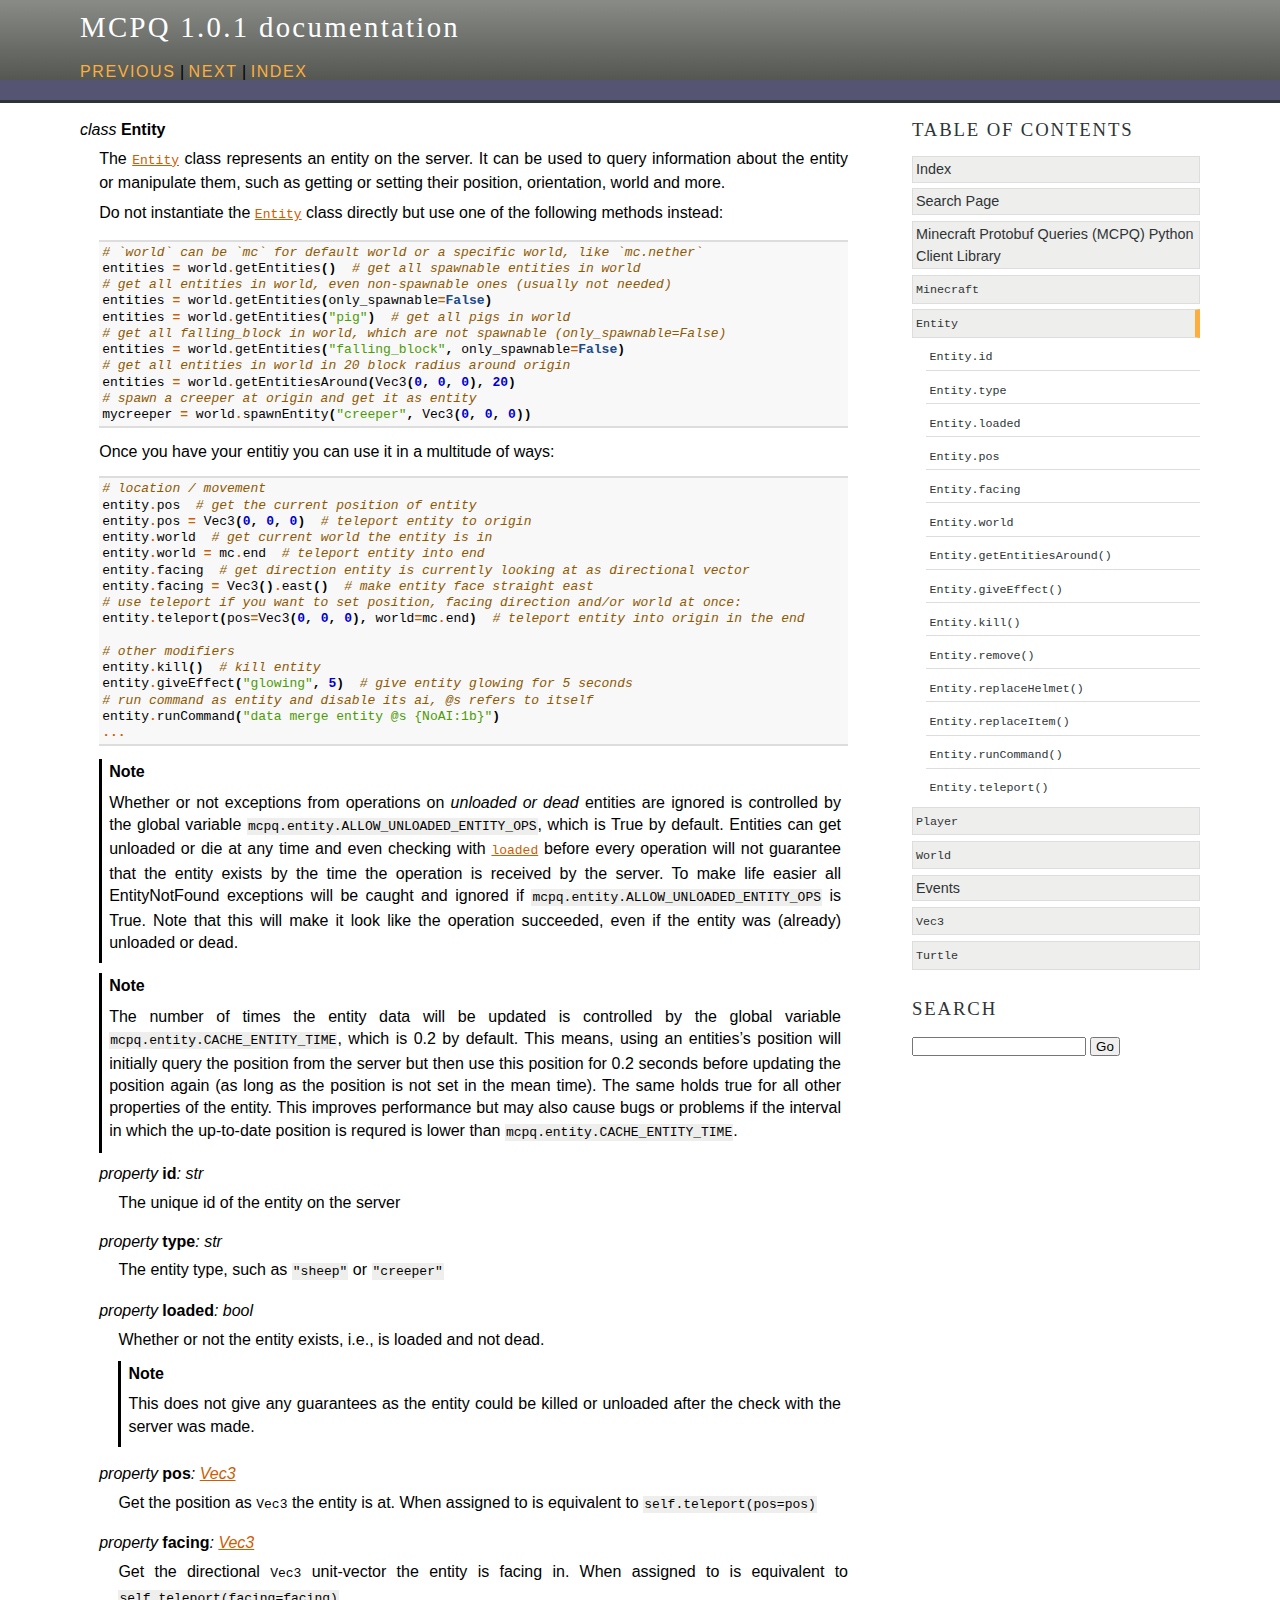
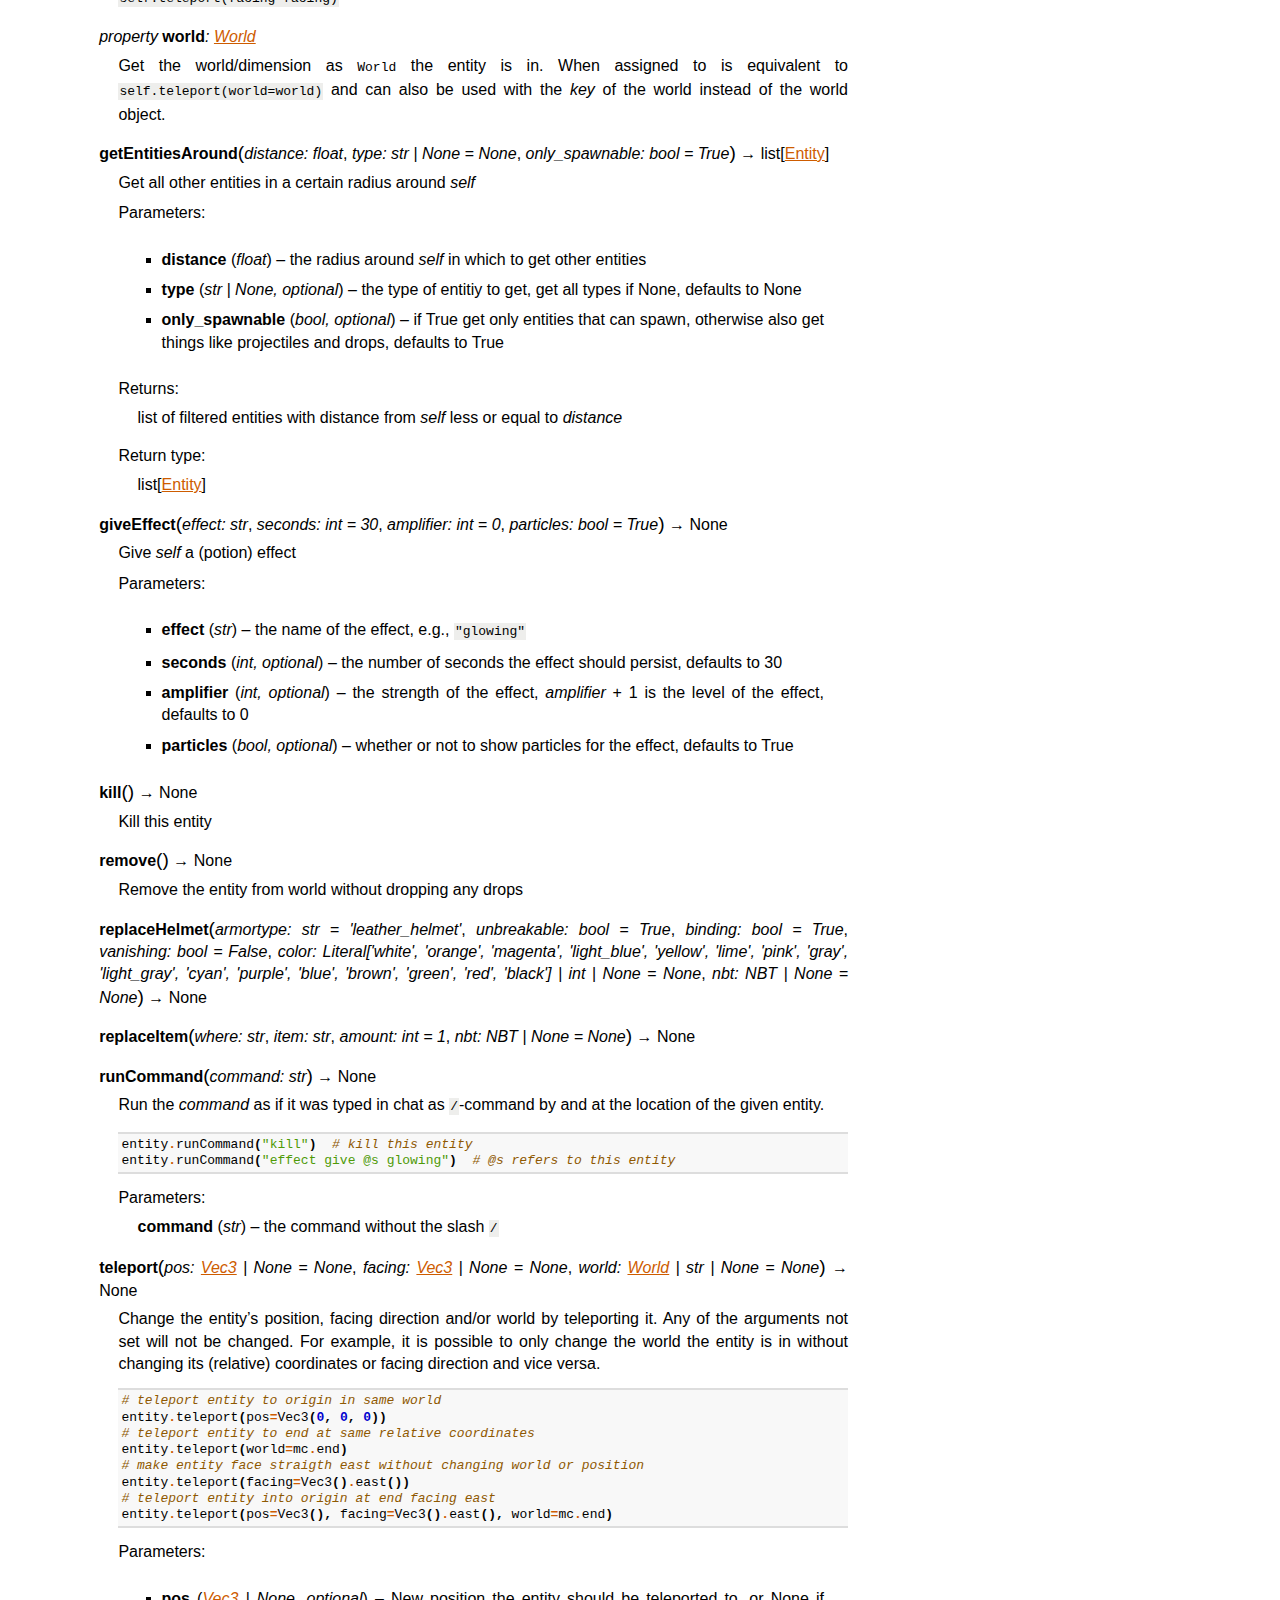
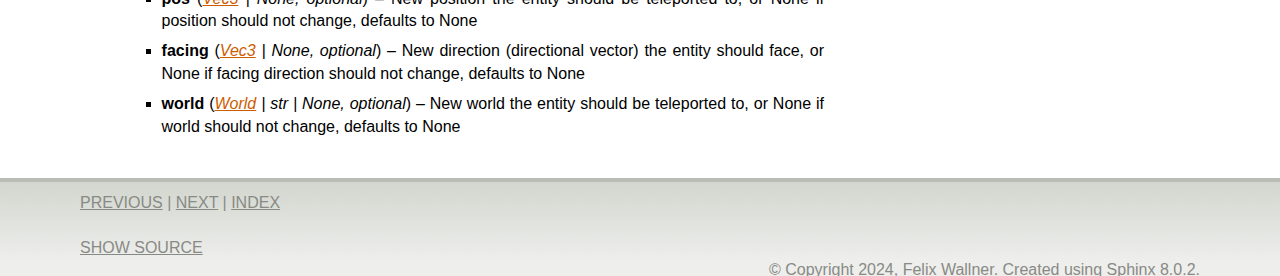
<file: docs/classes/entity.html>
<!DOCTYPE html>

<html lang="en" data-content_root="../">
  <head>
    <meta charset="utf-8" />
    <meta name="viewport" content="width=device-width, initial-scale=1.0" /><meta name="viewport" content="width=device-width, initial-scale=1" />

    <title>&lt;no title&gt; &#8212; MCPQ 1.0.1 documentation</title>
    <link rel="stylesheet" type="text/css" href="../_static/pygments.css?v=a746c00c" />
    <link rel="stylesheet" type="text/css" href="../_static/agogo.css?v=8513425a" />
    <script src="../_static/documentation_options.js?v=292eb321"></script>
    <script src="../_static/doctools.js?v=9a2dae69"></script>
    <script src="../_static/sphinx_highlight.js?v=dc90522c"></script>
    <link rel="index" title="Index" href="../genindex.html" />
    <link rel="search" title="Search" href="../search.html" />
    <link rel="next" title="&lt;no title&gt;" href="player.html" />
    <link rel="prev" title="&lt;no title&gt;" href="minecraft.html" /> 
  </head><body>
    <div class="header-wrapper" role="banner">
      <div class="header">
        <div class="headertitle"><a
          href="../index.html">MCPQ 1.0.1 documentation</a></div>
        <div class="rel" role="navigation" aria-label="Related">
          <a href="minecraft.html" title="&lt;no title&gt;"
             accesskey="P">previous</a> |
          <a href="player.html" title="&lt;no title&gt;"
             accesskey="N">next</a> |
          <a href="../genindex.html" title="General Index"
             accesskey="I">index</a>
        </div>
       </div>
    </div>

    <div class="content-wrapper">
      <div class="content">
        <div class="document">
            
      <div class="documentwrapper">
        <div class="bodywrapper">
          <div class="body" role="main">
            
  <dl class="py class">
<dt class="sig sig-object py" id="mcpq.entity.Entity">
<em class="property"><span class="pre">class</span><span class="w"> </span></em><span class="sig-name descname"><span class="pre">Entity</span></span><a class="headerlink" href="#mcpq.entity.Entity" title="Link to this definition">¶</a></dt>
<dd><p>The <a class="reference internal" href="#mcpq.entity.Entity" title="mcpq.entity.Entity"><code class="xref py py-class docutils literal notranslate"><span class="pre">Entity</span></code></a> class represents an entity on the server.
It can be used to query information about the entity or manipulate them, such as
getting or setting their position, orientation, world and more.</p>
<p>Do not instantiate the <a class="reference internal" href="#mcpq.entity.Entity" title="mcpq.entity.Entity"><code class="xref py py-class docutils literal notranslate"><span class="pre">Entity</span></code></a> class directly but use one of the following methods instead:</p>
<div class="highlight-python notranslate"><div class="highlight"><pre><span></span><span class="c1"># `world` can be `mc` for default world or a specific world, like `mc.nether`</span>
<span class="n">entities</span> <span class="o">=</span> <span class="n">world</span><span class="o">.</span><span class="n">getEntities</span><span class="p">()</span>  <span class="c1"># get all spawnable entities in world</span>
<span class="c1"># get all entities in world, even non-spawnable ones (usually not needed)</span>
<span class="n">entities</span> <span class="o">=</span> <span class="n">world</span><span class="o">.</span><span class="n">getEntities</span><span class="p">(</span><span class="n">only_spawnable</span><span class="o">=</span><span class="kc">False</span><span class="p">)</span>
<span class="n">entities</span> <span class="o">=</span> <span class="n">world</span><span class="o">.</span><span class="n">getEntities</span><span class="p">(</span><span class="s2">&quot;pig&quot;</span><span class="p">)</span>  <span class="c1"># get all pigs in world</span>
<span class="c1"># get all falling_block in world, which are not spawnable (only_spawnable=False)</span>
<span class="n">entities</span> <span class="o">=</span> <span class="n">world</span><span class="o">.</span><span class="n">getEntities</span><span class="p">(</span><span class="s2">&quot;falling_block&quot;</span><span class="p">,</span> <span class="n">only_spawnable</span><span class="o">=</span><span class="kc">False</span><span class="p">)</span>
<span class="c1"># get all entities in world in 20 block radius around origin</span>
<span class="n">entities</span> <span class="o">=</span> <span class="n">world</span><span class="o">.</span><span class="n">getEntitiesAround</span><span class="p">(</span><span class="n">Vec3</span><span class="p">(</span><span class="mi">0</span><span class="p">,</span> <span class="mi">0</span><span class="p">,</span> <span class="mi">0</span><span class="p">),</span> <span class="mi">20</span><span class="p">)</span>
<span class="c1"># spawn a creeper at origin and get it as entity</span>
<span class="n">mycreeper</span> <span class="o">=</span> <span class="n">world</span><span class="o">.</span><span class="n">spawnEntity</span><span class="p">(</span><span class="s2">&quot;creeper&quot;</span><span class="p">,</span> <span class="n">Vec3</span><span class="p">(</span><span class="mi">0</span><span class="p">,</span> <span class="mi">0</span><span class="p">,</span> <span class="mi">0</span><span class="p">))</span>
</pre></div>
</div>
<p>Once you have your entitiy you can use it in a multitude of ways:</p>
<div class="highlight-python notranslate"><div class="highlight"><pre><span></span><span class="c1"># location / movement</span>
<span class="n">entity</span><span class="o">.</span><span class="n">pos</span>  <span class="c1"># get the current position of entity</span>
<span class="n">entity</span><span class="o">.</span><span class="n">pos</span> <span class="o">=</span> <span class="n">Vec3</span><span class="p">(</span><span class="mi">0</span><span class="p">,</span> <span class="mi">0</span><span class="p">,</span> <span class="mi">0</span><span class="p">)</span>  <span class="c1"># teleport entity to origin</span>
<span class="n">entity</span><span class="o">.</span><span class="n">world</span>  <span class="c1"># get current world the entity is in</span>
<span class="n">entity</span><span class="o">.</span><span class="n">world</span> <span class="o">=</span> <span class="n">mc</span><span class="o">.</span><span class="n">end</span>  <span class="c1"># teleport entity into end</span>
<span class="n">entity</span><span class="o">.</span><span class="n">facing</span>  <span class="c1"># get direction entity is currently looking at as directional vector</span>
<span class="n">entity</span><span class="o">.</span><span class="n">facing</span> <span class="o">=</span> <span class="n">Vec3</span><span class="p">()</span><span class="o">.</span><span class="n">east</span><span class="p">()</span>  <span class="c1"># make entity face straight east</span>
<span class="c1"># use teleport if you want to set position, facing direction and/or world at once:</span>
<span class="n">entity</span><span class="o">.</span><span class="n">teleport</span><span class="p">(</span><span class="n">pos</span><span class="o">=</span><span class="n">Vec3</span><span class="p">(</span><span class="mi">0</span><span class="p">,</span> <span class="mi">0</span><span class="p">,</span> <span class="mi">0</span><span class="p">),</span> <span class="n">world</span><span class="o">=</span><span class="n">mc</span><span class="o">.</span><span class="n">end</span><span class="p">)</span>  <span class="c1"># teleport entity into origin in the end</span>

<span class="c1"># other modifiers</span>
<span class="n">entity</span><span class="o">.</span><span class="n">kill</span><span class="p">()</span>  <span class="c1"># kill entity</span>
<span class="n">entity</span><span class="o">.</span><span class="n">giveEffect</span><span class="p">(</span><span class="s2">&quot;glowing&quot;</span><span class="p">,</span> <span class="mi">5</span><span class="p">)</span>  <span class="c1"># give entity glowing for 5 seconds</span>
<span class="c1"># run command as entity and disable its ai, @s refers to itself</span>
<span class="n">entity</span><span class="o">.</span><span class="n">runCommand</span><span class="p">(</span><span class="s2">&quot;data merge entity @s </span><span class="si">{NoAI:1b}</span><span class="s2">&quot;</span><span class="p">)</span>
<span class="o">...</span>
</pre></div>
</div>
<div class="admonition note">
<p class="admonition-title">Note</p>
<p>Whether or not exceptions from operations on <em>unloaded or dead</em> entities are ignored is controlled by the global variable <code class="docutils literal notranslate"><span class="pre">mcpq.entity.ALLOW_UNLOADED_ENTITY_OPS</span></code>, which is True by default.
Entities can get unloaded or die at any time and even checking with <a class="reference internal" href="#mcpq.entity.Entity.loaded" title="mcpq.entity.Entity.loaded"><code class="xref py py-attr docutils literal notranslate"><span class="pre">loaded</span></code></a> before every operation will not guarantee that the entity exists by the time the operation is received by the server.
To make life easier all EntityNotFound exceptions will be caught and ignored if <code class="docutils literal notranslate"><span class="pre">mcpq.entity.ALLOW_UNLOADED_ENTITY_OPS</span></code> is True.
Note that this will make it look like the operation succeeded, even if the entity was (already) unloaded or dead.</p>
</div>
<div class="admonition note">
<p class="admonition-title">Note</p>
<p>The number of times the entity data will be updated is controlled by the global variable <code class="docutils literal notranslate"><span class="pre">mcpq.entity.CACHE_ENTITY_TIME</span></code>, which is 0.2 by default.
This means, using an entities’s position will initially query the position from the server but then use this position for 0.2 seconds before updating the position again (as long as the position is not set in the mean time). The same holds true for all other properties of the entity.
This improves performance but may also cause bugs or problems if the interval in which the up-to-date position is requred is lower than <code class="docutils literal notranslate"><span class="pre">mcpq.entity.CACHE_ENTITY_TIME</span></code>.</p>
</div>
<dl class="py property">
<dt class="sig sig-object py" id="mcpq.entity.Entity.id">
<em class="property"><span class="pre">property</span><span class="w"> </span></em><span class="sig-name descname"><span class="pre">id</span></span><em class="property"><span class="p"><span class="pre">:</span></span><span class="w"> </span><span class="pre">str</span></em><a class="headerlink" href="#mcpq.entity.Entity.id" title="Link to this definition">¶</a></dt>
<dd><p>The unique id of the entity on the server</p>
</dd></dl>

<dl class="py property">
<dt class="sig sig-object py" id="mcpq.entity.Entity.type">
<em class="property"><span class="pre">property</span><span class="w"> </span></em><span class="sig-name descname"><span class="pre">type</span></span><em class="property"><span class="p"><span class="pre">:</span></span><span class="w"> </span><span class="pre">str</span></em><a class="headerlink" href="#mcpq.entity.Entity.type" title="Link to this definition">¶</a></dt>
<dd><p>The entity type, such as <code class="docutils literal notranslate"><span class="pre">&quot;sheep&quot;</span></code> or <code class="docutils literal notranslate"><span class="pre">&quot;creeper&quot;</span></code></p>
</dd></dl>

<dl class="py property">
<dt class="sig sig-object py" id="mcpq.entity.Entity.loaded">
<em class="property"><span class="pre">property</span><span class="w"> </span></em><span class="sig-name descname"><span class="pre">loaded</span></span><em class="property"><span class="p"><span class="pre">:</span></span><span class="w"> </span><span class="pre">bool</span></em><a class="headerlink" href="#mcpq.entity.Entity.loaded" title="Link to this definition">¶</a></dt>
<dd><p>Whether or not the entity exists, i.e., is loaded and not dead.</p>
<div class="admonition note">
<p class="admonition-title">Note</p>
<p>This does not give any guarantees as the entity could be killed or unloaded after the check with the server was made.</p>
</div>
</dd></dl>

<dl class="py property">
<dt class="sig sig-object py" id="mcpq.entity.Entity.pos">
<em class="property"><span class="pre">property</span><span class="w"> </span></em><span class="sig-name descname"><span class="pre">pos</span></span><em class="property"><span class="p"><span class="pre">:</span></span><span class="w"> </span><a class="reference internal" href="vec3.html#mcpq.Vec3" title="mcpq.vec3.Vec3"><span class="pre">Vec3</span></a></em><a class="headerlink" href="#mcpq.entity.Entity.pos" title="Link to this definition">¶</a></dt>
<dd><p>Get the position as <code class="xref py py-class docutils literal notranslate"><span class="pre">Vec3</span></code> the entity is at.
When assigned to is equivalent to <code class="docutils literal notranslate"><span class="pre">self.teleport(pos=pos)</span></code></p>
</dd></dl>

<dl class="py property">
<dt class="sig sig-object py" id="mcpq.entity.Entity.facing">
<em class="property"><span class="pre">property</span><span class="w"> </span></em><span class="sig-name descname"><span class="pre">facing</span></span><em class="property"><span class="p"><span class="pre">:</span></span><span class="w"> </span><a class="reference internal" href="vec3.html#mcpq.Vec3" title="mcpq.vec3.Vec3"><span class="pre">Vec3</span></a></em><a class="headerlink" href="#mcpq.entity.Entity.facing" title="Link to this definition">¶</a></dt>
<dd><p>Get the directional <code class="xref py py-class docutils literal notranslate"><span class="pre">Vec3</span></code> unit-vector the entity is facing in.
When assigned to is equivalent to <code class="docutils literal notranslate"><span class="pre">self.teleport(facing=facing)</span></code></p>
</dd></dl>

<dl class="py property">
<dt class="sig sig-object py" id="mcpq.entity.Entity.world">
<em class="property"><span class="pre">property</span><span class="w"> </span></em><span class="sig-name descname"><span class="pre">world</span></span><em class="property"><span class="p"><span class="pre">:</span></span><span class="w"> </span><a class="reference internal" href="world.html#mcpq.world.World" title="mcpq.world.World"><span class="pre">World</span></a></em><a class="headerlink" href="#mcpq.entity.Entity.world" title="Link to this definition">¶</a></dt>
<dd><p>Get the world/dimension as <code class="xref py py-class docutils literal notranslate"><span class="pre">World</span></code> the entity is in.
When assigned to is equivalent to <code class="docutils literal notranslate"><span class="pre">self.teleport(world=world)</span></code> and can also be used with the <cite>key</cite> of the world instead of the world object.</p>
</dd></dl>

<dl class="py method">
<dt class="sig sig-object py" id="mcpq.entity.Entity.getEntitiesAround">
<span class="sig-name descname"><span class="pre">getEntitiesAround</span></span><span class="sig-paren">(</span><em class="sig-param"><span class="n"><span class="pre">distance</span></span><span class="p"><span class="pre">:</span></span><span class="w"> </span><span class="n"><span class="pre">float</span></span></em>, <em class="sig-param"><span class="n"><span class="pre">type</span></span><span class="p"><span class="pre">:</span></span><span class="w"> </span><span class="n"><span class="pre">str</span><span class="w"> </span><span class="p"><span class="pre">|</span></span><span class="w"> </span><span class="pre">None</span></span><span class="w"> </span><span class="o"><span class="pre">=</span></span><span class="w"> </span><span class="default_value"><span class="pre">None</span></span></em>, <em class="sig-param"><span class="n"><span class="pre">only_spawnable</span></span><span class="p"><span class="pre">:</span></span><span class="w"> </span><span class="n"><span class="pre">bool</span></span><span class="w"> </span><span class="o"><span class="pre">=</span></span><span class="w"> </span><span class="default_value"><span class="pre">True</span></span></em><span class="sig-paren">)</span> <span class="sig-return"><span class="sig-return-icon">&#x2192;</span> <span class="sig-return-typehint"><span class="pre">list</span><span class="p"><span class="pre">[</span></span><a class="reference internal" href="#mcpq.entity.Entity" title="mcpq.entity.Entity"><span class="pre">Entity</span></a><span class="p"><span class="pre">]</span></span></span></span><a class="headerlink" href="#mcpq.entity.Entity.getEntitiesAround" title="Link to this definition">¶</a></dt>
<dd><p>Get all other entities in a certain radius around <cite>self</cite></p>
<dl class="field-list simple">
<dt class="field-odd">Parameters<span class="colon">:</span></dt>
<dd class="field-odd"><ul class="simple">
<li><p><strong>distance</strong> (<em>float</em>) – the radius around <cite>self</cite> in which to get other entities</p></li>
<li><p><strong>type</strong> (<em>str</em><em> | </em><em>None</em><em>, </em><em>optional</em>) – the type of entitiy to get, get all types if None, defaults to None</p></li>
<li><p><strong>only_spawnable</strong> (<em>bool</em><em>, </em><em>optional</em>) – if True get only entities that can spawn, otherwise also get things like projectiles and drops, defaults to True</p></li>
</ul>
</dd>
<dt class="field-even">Returns<span class="colon">:</span></dt>
<dd class="field-even"><p>list of filtered entities with distance from <cite>self</cite> less or equal to <cite>distance</cite></p>
</dd>
<dt class="field-odd">Return type<span class="colon">:</span></dt>
<dd class="field-odd"><p>list[<a class="reference internal" href="#mcpq.entity.Entity" title="mcpq.entity.Entity">Entity</a>]</p>
</dd>
</dl>
</dd></dl>

<dl class="py method">
<dt class="sig sig-object py" id="mcpq.entity.Entity.giveEffect">
<span class="sig-name descname"><span class="pre">giveEffect</span></span><span class="sig-paren">(</span><em class="sig-param"><span class="n"><span class="pre">effect</span></span><span class="p"><span class="pre">:</span></span><span class="w"> </span><span class="n"><span class="pre">str</span></span></em>, <em class="sig-param"><span class="n"><span class="pre">seconds</span></span><span class="p"><span class="pre">:</span></span><span class="w"> </span><span class="n"><span class="pre">int</span></span><span class="w"> </span><span class="o"><span class="pre">=</span></span><span class="w"> </span><span class="default_value"><span class="pre">30</span></span></em>, <em class="sig-param"><span class="n"><span class="pre">amplifier</span></span><span class="p"><span class="pre">:</span></span><span class="w"> </span><span class="n"><span class="pre">int</span></span><span class="w"> </span><span class="o"><span class="pre">=</span></span><span class="w"> </span><span class="default_value"><span class="pre">0</span></span></em>, <em class="sig-param"><span class="n"><span class="pre">particles</span></span><span class="p"><span class="pre">:</span></span><span class="w"> </span><span class="n"><span class="pre">bool</span></span><span class="w"> </span><span class="o"><span class="pre">=</span></span><span class="w"> </span><span class="default_value"><span class="pre">True</span></span></em><span class="sig-paren">)</span> <span class="sig-return"><span class="sig-return-icon">&#x2192;</span> <span class="sig-return-typehint"><span class="pre">None</span></span></span><a class="headerlink" href="#mcpq.entity.Entity.giveEffect" title="Link to this definition">¶</a></dt>
<dd><p>Give <cite>self</cite> a (potion) effect</p>
<dl class="field-list simple">
<dt class="field-odd">Parameters<span class="colon">:</span></dt>
<dd class="field-odd"><ul class="simple">
<li><p><strong>effect</strong> (<em>str</em>) – the name of the effect, e.g., <code class="docutils literal notranslate"><span class="pre">&quot;glowing&quot;</span></code></p></li>
<li><p><strong>seconds</strong> (<em>int</em><em>, </em><em>optional</em>) – the number of seconds the effect should persist, defaults to 30</p></li>
<li><p><strong>amplifier</strong> (<em>int</em><em>, </em><em>optional</em>) – the strength of the effect, <cite>amplifier</cite> + 1 is the level of the effect, defaults to 0</p></li>
<li><p><strong>particles</strong> (<em>bool</em><em>, </em><em>optional</em>) – whether or not to show particles for the effect, defaults to True</p></li>
</ul>
</dd>
</dl>
</dd></dl>

<dl class="py method">
<dt class="sig sig-object py" id="mcpq.entity.Entity.kill">
<span class="sig-name descname"><span class="pre">kill</span></span><span class="sig-paren">(</span><span class="sig-paren">)</span> <span class="sig-return"><span class="sig-return-icon">&#x2192;</span> <span class="sig-return-typehint"><span class="pre">None</span></span></span><a class="headerlink" href="#mcpq.entity.Entity.kill" title="Link to this definition">¶</a></dt>
<dd><p>Kill this entity</p>
</dd></dl>

<dl class="py method">
<dt class="sig sig-object py" id="mcpq.entity.Entity.remove">
<span class="sig-name descname"><span class="pre">remove</span></span><span class="sig-paren">(</span><span class="sig-paren">)</span> <span class="sig-return"><span class="sig-return-icon">&#x2192;</span> <span class="sig-return-typehint"><span class="pre">None</span></span></span><a class="headerlink" href="#mcpq.entity.Entity.remove" title="Link to this definition">¶</a></dt>
<dd><p>Remove the entity from world without dropping any drops</p>
</dd></dl>

<dl class="py method">
<dt class="sig sig-object py" id="mcpq.entity.Entity.replaceHelmet">
<span class="sig-name descname"><span class="pre">replaceHelmet</span></span><span class="sig-paren">(</span><em class="sig-param"><span class="n"><span class="pre">armortype</span></span><span class="p"><span class="pre">:</span></span><span class="w"> </span><span class="n"><span class="pre">str</span></span><span class="w"> </span><span class="o"><span class="pre">=</span></span><span class="w"> </span><span class="default_value"><span class="pre">'leather_helmet'</span></span></em>, <em class="sig-param"><span class="n"><span class="pre">unbreakable</span></span><span class="p"><span class="pre">:</span></span><span class="w"> </span><span class="n"><span class="pre">bool</span></span><span class="w"> </span><span class="o"><span class="pre">=</span></span><span class="w"> </span><span class="default_value"><span class="pre">True</span></span></em>, <em class="sig-param"><span class="n"><span class="pre">binding</span></span><span class="p"><span class="pre">:</span></span><span class="w"> </span><span class="n"><span class="pre">bool</span></span><span class="w"> </span><span class="o"><span class="pre">=</span></span><span class="w"> </span><span class="default_value"><span class="pre">True</span></span></em>, <em class="sig-param"><span class="n"><span class="pre">vanishing</span></span><span class="p"><span class="pre">:</span></span><span class="w"> </span><span class="n"><span class="pre">bool</span></span><span class="w"> </span><span class="o"><span class="pre">=</span></span><span class="w"> </span><span class="default_value"><span class="pre">False</span></span></em>, <em class="sig-param"><span class="n"><span class="pre">color</span></span><span class="p"><span class="pre">:</span></span><span class="w"> </span><span class="n"><span class="pre">Literal</span><span class="p"><span class="pre">[</span></span><span class="s"><span class="pre">'white'</span></span><span class="p"><span class="pre">,</span></span><span class="w"> </span><span class="s"><span class="pre">'orange'</span></span><span class="p"><span class="pre">,</span></span><span class="w"> </span><span class="s"><span class="pre">'magenta'</span></span><span class="p"><span class="pre">,</span></span><span class="w"> </span><span class="s"><span class="pre">'light_blue'</span></span><span class="p"><span class="pre">,</span></span><span class="w"> </span><span class="s"><span class="pre">'yellow'</span></span><span class="p"><span class="pre">,</span></span><span class="w"> </span><span class="s"><span class="pre">'lime'</span></span><span class="p"><span class="pre">,</span></span><span class="w"> </span><span class="s"><span class="pre">'pink'</span></span><span class="p"><span class="pre">,</span></span><span class="w"> </span><span class="s"><span class="pre">'gray'</span></span><span class="p"><span class="pre">,</span></span><span class="w"> </span><span class="s"><span class="pre">'light_gray'</span></span><span class="p"><span class="pre">,</span></span><span class="w"> </span><span class="s"><span class="pre">'cyan'</span></span><span class="p"><span class="pre">,</span></span><span class="w"> </span><span class="s"><span class="pre">'purple'</span></span><span class="p"><span class="pre">,</span></span><span class="w"> </span><span class="s"><span class="pre">'blue'</span></span><span class="p"><span class="pre">,</span></span><span class="w"> </span><span class="s"><span class="pre">'brown'</span></span><span class="p"><span class="pre">,</span></span><span class="w"> </span><span class="s"><span class="pre">'green'</span></span><span class="p"><span class="pre">,</span></span><span class="w"> </span><span class="s"><span class="pre">'red'</span></span><span class="p"><span class="pre">,</span></span><span class="w"> </span><span class="s"><span class="pre">'black'</span></span><span class="p"><span class="pre">]</span></span><span class="w"> </span><span class="p"><span class="pre">|</span></span><span class="w"> </span><span class="pre">int</span><span class="w"> </span><span class="p"><span class="pre">|</span></span><span class="w"> </span><span class="pre">None</span></span><span class="w"> </span><span class="o"><span class="pre">=</span></span><span class="w"> </span><span class="default_value"><span class="pre">None</span></span></em>, <em class="sig-param"><span class="n"><span class="pre">nbt</span></span><span class="p"><span class="pre">:</span></span><span class="w"> </span><span class="n"><span class="pre">NBT</span><span class="w"> </span><span class="p"><span class="pre">|</span></span><span class="w"> </span><span class="pre">None</span></span><span class="w"> </span><span class="o"><span class="pre">=</span></span><span class="w"> </span><span class="default_value"><span class="pre">None</span></span></em><span class="sig-paren">)</span> <span class="sig-return"><span class="sig-return-icon">&#x2192;</span> <span class="sig-return-typehint"><span class="pre">None</span></span></span><a class="headerlink" href="#mcpq.entity.Entity.replaceHelmet" title="Link to this definition">¶</a></dt>
<dd></dd></dl>

<dl class="py method">
<dt class="sig sig-object py" id="mcpq.entity.Entity.replaceItem">
<span class="sig-name descname"><span class="pre">replaceItem</span></span><span class="sig-paren">(</span><em class="sig-param"><span class="n"><span class="pre">where</span></span><span class="p"><span class="pre">:</span></span><span class="w"> </span><span class="n"><span class="pre">str</span></span></em>, <em class="sig-param"><span class="n"><span class="pre">item</span></span><span class="p"><span class="pre">:</span></span><span class="w"> </span><span class="n"><span class="pre">str</span></span></em>, <em class="sig-param"><span class="n"><span class="pre">amount</span></span><span class="p"><span class="pre">:</span></span><span class="w"> </span><span class="n"><span class="pre">int</span></span><span class="w"> </span><span class="o"><span class="pre">=</span></span><span class="w"> </span><span class="default_value"><span class="pre">1</span></span></em>, <em class="sig-param"><span class="n"><span class="pre">nbt</span></span><span class="p"><span class="pre">:</span></span><span class="w"> </span><span class="n"><span class="pre">NBT</span><span class="w"> </span><span class="p"><span class="pre">|</span></span><span class="w"> </span><span class="pre">None</span></span><span class="w"> </span><span class="o"><span class="pre">=</span></span><span class="w"> </span><span class="default_value"><span class="pre">None</span></span></em><span class="sig-paren">)</span> <span class="sig-return"><span class="sig-return-icon">&#x2192;</span> <span class="sig-return-typehint"><span class="pre">None</span></span></span><a class="headerlink" href="#mcpq.entity.Entity.replaceItem" title="Link to this definition">¶</a></dt>
<dd></dd></dl>

<dl class="py method">
<dt class="sig sig-object py" id="mcpq.entity.Entity.runCommand">
<span class="sig-name descname"><span class="pre">runCommand</span></span><span class="sig-paren">(</span><em class="sig-param"><span class="n"><span class="pre">command</span></span><span class="p"><span class="pre">:</span></span><span class="w"> </span><span class="n"><span class="pre">str</span></span></em><span class="sig-paren">)</span> <span class="sig-return"><span class="sig-return-icon">&#x2192;</span> <span class="sig-return-typehint"><span class="pre">None</span></span></span><a class="headerlink" href="#mcpq.entity.Entity.runCommand" title="Link to this definition">¶</a></dt>
<dd><p>Run the <cite>command</cite> as if it was typed in chat as <code class="docutils literal notranslate"><span class="pre">/</span></code>-command by and at the location of the given entity.</p>
<div class="highlight-python notranslate"><div class="highlight"><pre><span></span><span class="n">entity</span><span class="o">.</span><span class="n">runCommand</span><span class="p">(</span><span class="s2">&quot;kill&quot;</span><span class="p">)</span>  <span class="c1"># kill this entity</span>
<span class="n">entity</span><span class="o">.</span><span class="n">runCommand</span><span class="p">(</span><span class="s2">&quot;effect give @s glowing&quot;</span><span class="p">)</span>  <span class="c1"># @s refers to this entity</span>
</pre></div>
</div>
<dl class="field-list simple">
<dt class="field-odd">Parameters<span class="colon">:</span></dt>
<dd class="field-odd"><p><strong>command</strong> (<em>str</em>) – the command without the slash <code class="docutils literal notranslate"><span class="pre">/</span></code></p>
</dd>
</dl>
</dd></dl>

<dl class="py method">
<dt class="sig sig-object py" id="mcpq.entity.Entity.teleport">
<span class="sig-name descname"><span class="pre">teleport</span></span><span class="sig-paren">(</span><em class="sig-param"><span class="n"><span class="pre">pos</span></span><span class="p"><span class="pre">:</span></span><span class="w"> </span><span class="n"><a class="reference internal" href="vec3.html#mcpq.Vec3" title="mcpq.vec3.Vec3"><span class="pre">Vec3</span></a><span class="w"> </span><span class="p"><span class="pre">|</span></span><span class="w"> </span><span class="pre">None</span></span><span class="w"> </span><span class="o"><span class="pre">=</span></span><span class="w"> </span><span class="default_value"><span class="pre">None</span></span></em>, <em class="sig-param"><span class="n"><span class="pre">facing</span></span><span class="p"><span class="pre">:</span></span><span class="w"> </span><span class="n"><a class="reference internal" href="vec3.html#mcpq.Vec3" title="mcpq.vec3.Vec3"><span class="pre">Vec3</span></a><span class="w"> </span><span class="p"><span class="pre">|</span></span><span class="w"> </span><span class="pre">None</span></span><span class="w"> </span><span class="o"><span class="pre">=</span></span><span class="w"> </span><span class="default_value"><span class="pre">None</span></span></em>, <em class="sig-param"><span class="n"><span class="pre">world</span></span><span class="p"><span class="pre">:</span></span><span class="w"> </span><span class="n"><a class="reference internal" href="world.html#mcpq.world.World" title="mcpq.world.World"><span class="pre">World</span></a><span class="w"> </span><span class="p"><span class="pre">|</span></span><span class="w"> </span><span class="pre">str</span><span class="w"> </span><span class="p"><span class="pre">|</span></span><span class="w"> </span><span class="pre">None</span></span><span class="w"> </span><span class="o"><span class="pre">=</span></span><span class="w"> </span><span class="default_value"><span class="pre">None</span></span></em><span class="sig-paren">)</span> <span class="sig-return"><span class="sig-return-icon">&#x2192;</span> <span class="sig-return-typehint"><span class="pre">None</span></span></span><a class="headerlink" href="#mcpq.entity.Entity.teleport" title="Link to this definition">¶</a></dt>
<dd><p>Change the entity’s position, facing direction and/or world by teleporting it.
Any of the arguments not set will not be changed.
For example, it is possible to only change the world the entity is in without changing its (relative) coordinates or facing direction and vice versa.</p>
<div class="highlight-python notranslate"><div class="highlight"><pre><span></span><span class="c1"># teleport entity to origin in same world</span>
<span class="n">entity</span><span class="o">.</span><span class="n">teleport</span><span class="p">(</span><span class="n">pos</span><span class="o">=</span><span class="n">Vec3</span><span class="p">(</span><span class="mi">0</span><span class="p">,</span> <span class="mi">0</span><span class="p">,</span> <span class="mi">0</span><span class="p">))</span>
<span class="c1"># teleport entity to end at same relative coordinates</span>
<span class="n">entity</span><span class="o">.</span><span class="n">teleport</span><span class="p">(</span><span class="n">world</span><span class="o">=</span><span class="n">mc</span><span class="o">.</span><span class="n">end</span><span class="p">)</span>
<span class="c1"># make entity face straigth east without changing world or position</span>
<span class="n">entity</span><span class="o">.</span><span class="n">teleport</span><span class="p">(</span><span class="n">facing</span><span class="o">=</span><span class="n">Vec3</span><span class="p">()</span><span class="o">.</span><span class="n">east</span><span class="p">())</span>
<span class="c1"># teleport entity into origin at end facing east</span>
<span class="n">entity</span><span class="o">.</span><span class="n">teleport</span><span class="p">(</span><span class="n">pos</span><span class="o">=</span><span class="n">Vec3</span><span class="p">(),</span> <span class="n">facing</span><span class="o">=</span><span class="n">Vec3</span><span class="p">()</span><span class="o">.</span><span class="n">east</span><span class="p">(),</span> <span class="n">world</span><span class="o">=</span><span class="n">mc</span><span class="o">.</span><span class="n">end</span><span class="p">)</span>
</pre></div>
</div>
<dl class="field-list simple">
<dt class="field-odd">Parameters<span class="colon">:</span></dt>
<dd class="field-odd"><ul class="simple">
<li><p><strong>pos</strong> (<a class="reference internal" href="vec3.html#mcpq.Vec3" title="mcpq.Vec3"><em>Vec3</em></a><em> | </em><em>None</em><em>, </em><em>optional</em>) – New position the entity should be teleported to, or None if position should not change, defaults to None</p></li>
<li><p><strong>facing</strong> (<a class="reference internal" href="vec3.html#mcpq.Vec3" title="mcpq.Vec3"><em>Vec3</em></a><em> | </em><em>None</em><em>, </em><em>optional</em>) – New direction (directional vector) the entity should face, or None if facing direction should not change, defaults to None</p></li>
<li><p><strong>world</strong> (<a class="reference internal" href="world.html#mcpq.world.World" title="mcpq.world.World"><em>World</em></a><em> | </em><em>str</em><em> | </em><em>None</em><em>, </em><em>optional</em>) – New world the entity should be teleported to, or None if world should not change, defaults to None</p></li>
</ul>
</dd>
</dl>
</dd></dl>

</dd></dl>



            <div class="clearer"></div>
          </div>
        </div>
      </div>
        </div>
        <div class="sidebar">
          
          <h3>Table of Contents</h3>
          <ul class="current">
<li class="toctree-l1"><a class="reference internal" href="../genindex.html">Index</a></li>
<li class="toctree-l1"><a class="reference internal" href="../search.html">Search Page</a></li>
<li class="toctree-l1"><a class="reference internal" href="../readme_link.html">Minecraft Protobuf Queries (MCPQ) Python Client Library</a></li>
<li class="toctree-l1"><a class="reference internal" href="minecraft.html"><code class="docutils literal notranslate"><span class="pre">Minecraft</span></code></a></li>
<li class="toctree-l1 current"><a class="current reference internal" href="#"><code class="docutils literal notranslate"><span class="pre">Entity</span></code></a><ul>
<li class="toctree-l2"><a class="reference internal" href="#mcpq.entity.Entity.id"><code class="docutils literal notranslate"><span class="pre">Entity.id</span></code></a></li>
<li class="toctree-l2"><a class="reference internal" href="#mcpq.entity.Entity.type"><code class="docutils literal notranslate"><span class="pre">Entity.type</span></code></a></li>
<li class="toctree-l2"><a class="reference internal" href="#mcpq.entity.Entity.loaded"><code class="docutils literal notranslate"><span class="pre">Entity.loaded</span></code></a></li>
<li class="toctree-l2"><a class="reference internal" href="#mcpq.entity.Entity.pos"><code class="docutils literal notranslate"><span class="pre">Entity.pos</span></code></a></li>
<li class="toctree-l2"><a class="reference internal" href="#mcpq.entity.Entity.facing"><code class="docutils literal notranslate"><span class="pre">Entity.facing</span></code></a></li>
<li class="toctree-l2"><a class="reference internal" href="#mcpq.entity.Entity.world"><code class="docutils literal notranslate"><span class="pre">Entity.world</span></code></a></li>
<li class="toctree-l2"><a class="reference internal" href="#mcpq.entity.Entity.getEntitiesAround"><code class="docutils literal notranslate"><span class="pre">Entity.getEntitiesAround()</span></code></a></li>
<li class="toctree-l2"><a class="reference internal" href="#mcpq.entity.Entity.giveEffect"><code class="docutils literal notranslate"><span class="pre">Entity.giveEffect()</span></code></a></li>
<li class="toctree-l2"><a class="reference internal" href="#mcpq.entity.Entity.kill"><code class="docutils literal notranslate"><span class="pre">Entity.kill()</span></code></a></li>
<li class="toctree-l2"><a class="reference internal" href="#mcpq.entity.Entity.remove"><code class="docutils literal notranslate"><span class="pre">Entity.remove()</span></code></a></li>
<li class="toctree-l2"><a class="reference internal" href="#mcpq.entity.Entity.replaceHelmet"><code class="docutils literal notranslate"><span class="pre">Entity.replaceHelmet()</span></code></a></li>
<li class="toctree-l2"><a class="reference internal" href="#mcpq.entity.Entity.replaceItem"><code class="docutils literal notranslate"><span class="pre">Entity.replaceItem()</span></code></a></li>
<li class="toctree-l2"><a class="reference internal" href="#mcpq.entity.Entity.runCommand"><code class="docutils literal notranslate"><span class="pre">Entity.runCommand()</span></code></a></li>
<li class="toctree-l2"><a class="reference internal" href="#mcpq.entity.Entity.teleport"><code class="docutils literal notranslate"><span class="pre">Entity.teleport()</span></code></a></li>
</ul>
</li>
<li class="toctree-l1"><a class="reference internal" href="player.html"><code class="docutils literal notranslate"><span class="pre">Player</span></code></a></li>
<li class="toctree-l1"><a class="reference internal" href="world.html"><code class="docutils literal notranslate"><span class="pre">World</span></code></a></li>
<li class="toctree-l1"><a class="reference internal" href="events.html">Events</a></li>
<li class="toctree-l1"><a class="reference internal" href="vec3.html"><code class="docutils literal notranslate"><span class="pre">Vec3</span></code></a></li>
<li class="toctree-l1"><a class="reference internal" href="turtle.html"><code class="docutils literal notranslate"><span class="pre">Turtle</span></code></a></li>
</ul>

          <search role="search">
            <h3 style="margin-top: 1.5em;">Search</h3>
            <form class="search" action="../search.html" method="get">
                <input type="text" name="q" />
                <input type="submit" value="Go" />
            </form>
          </search>

        </div>
        <div class="clearer"></div>
      </div>
    </div>

    <div class="footer-wrapper">
      <div class="footer">
        <div class="left">
          <div role="navigation" aria-label="Related">
            <a href="minecraft.html" title="&lt;no title&gt;"
              >previous</a> |
            <a href="player.html" title="&lt;no title&gt;"
              >next</a> |
            <a href="../genindex.html" title="General Index"
              >index</a>
          </div>
          <div role="note" aria-label="source link">
              <br/>
              <a href="../_sources/classes/entity.rst.txt"
                rel="nofollow">Show Source</a>
          </div>
        </div>

        <div class="right">
          
    <div class="footer" role="contentinfo">
    &#169; Copyright 2024, Felix Wallner.
      Created using <a href="https://www.sphinx-doc.org/">Sphinx</a> 8.0.2.
    </div>
        </div>
        <div class="clearer"></div>
      </div>
    </div>

  </body>
</html>
</file>
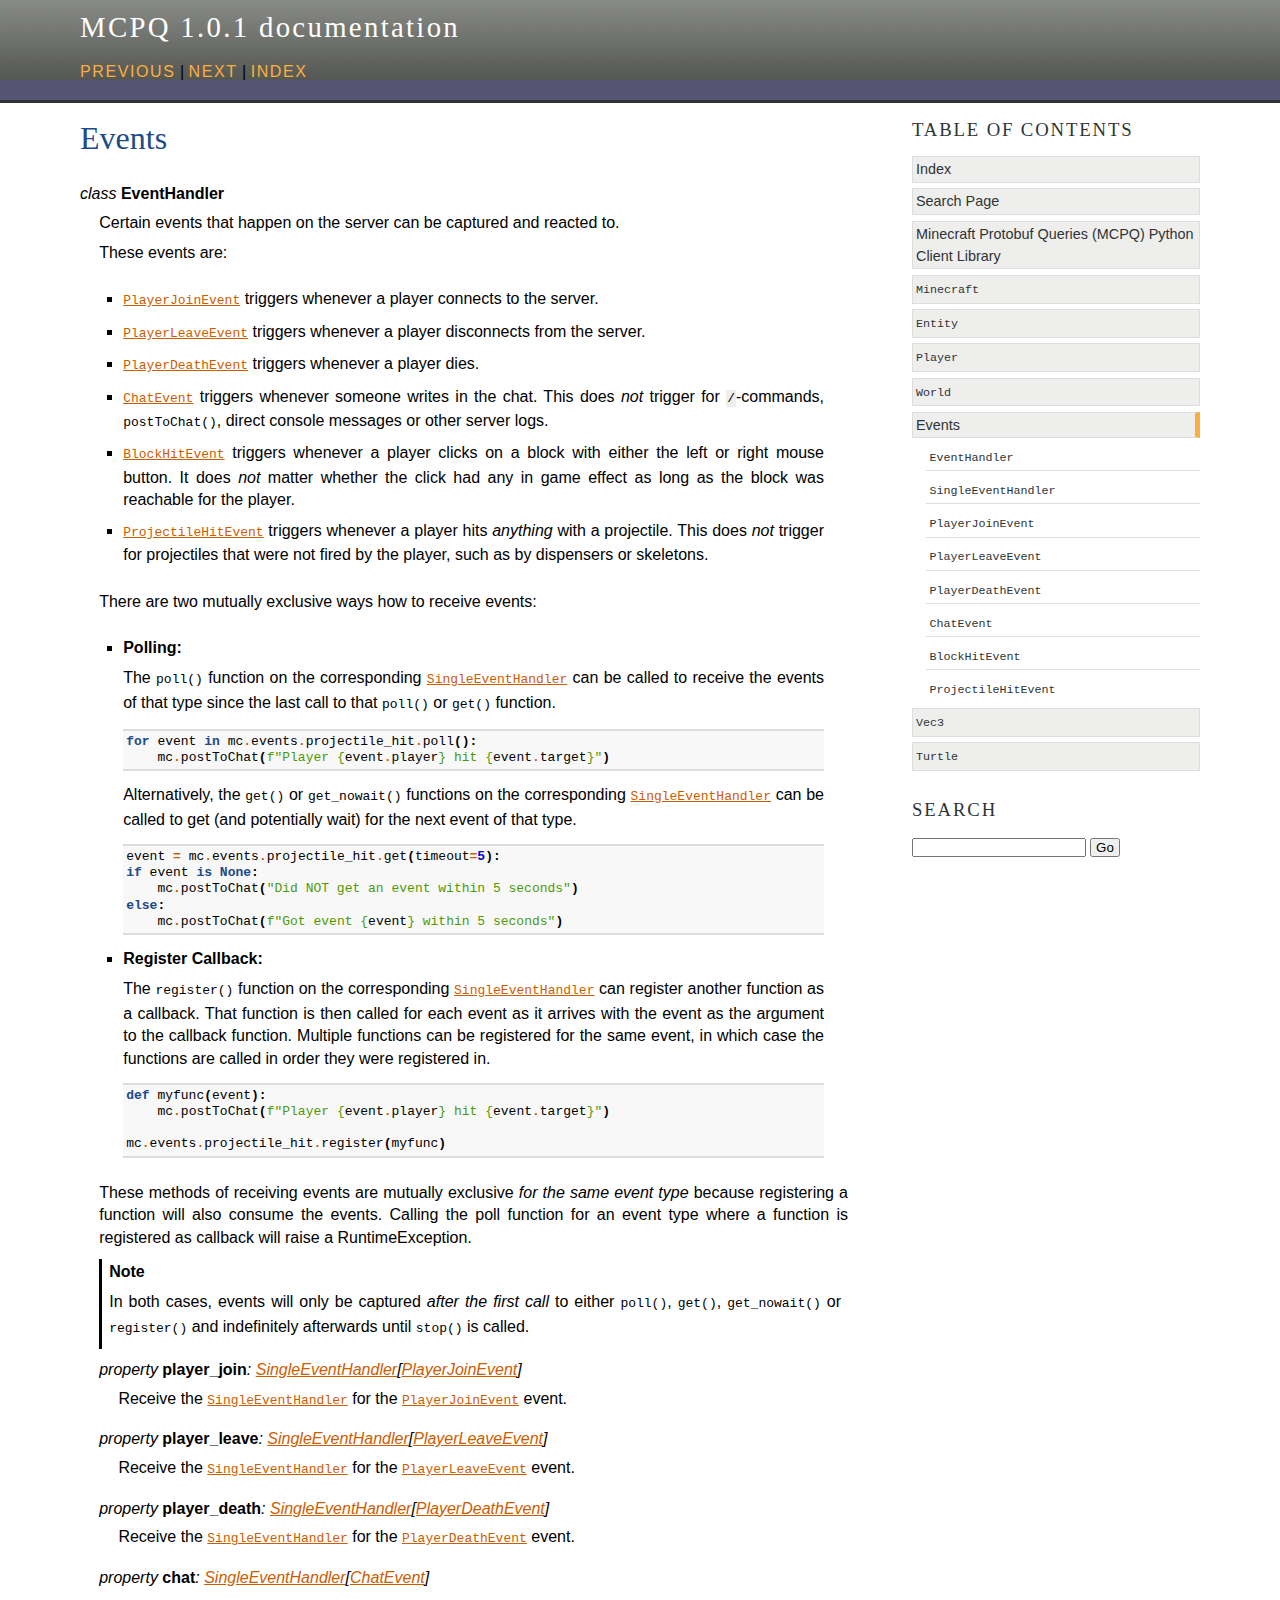
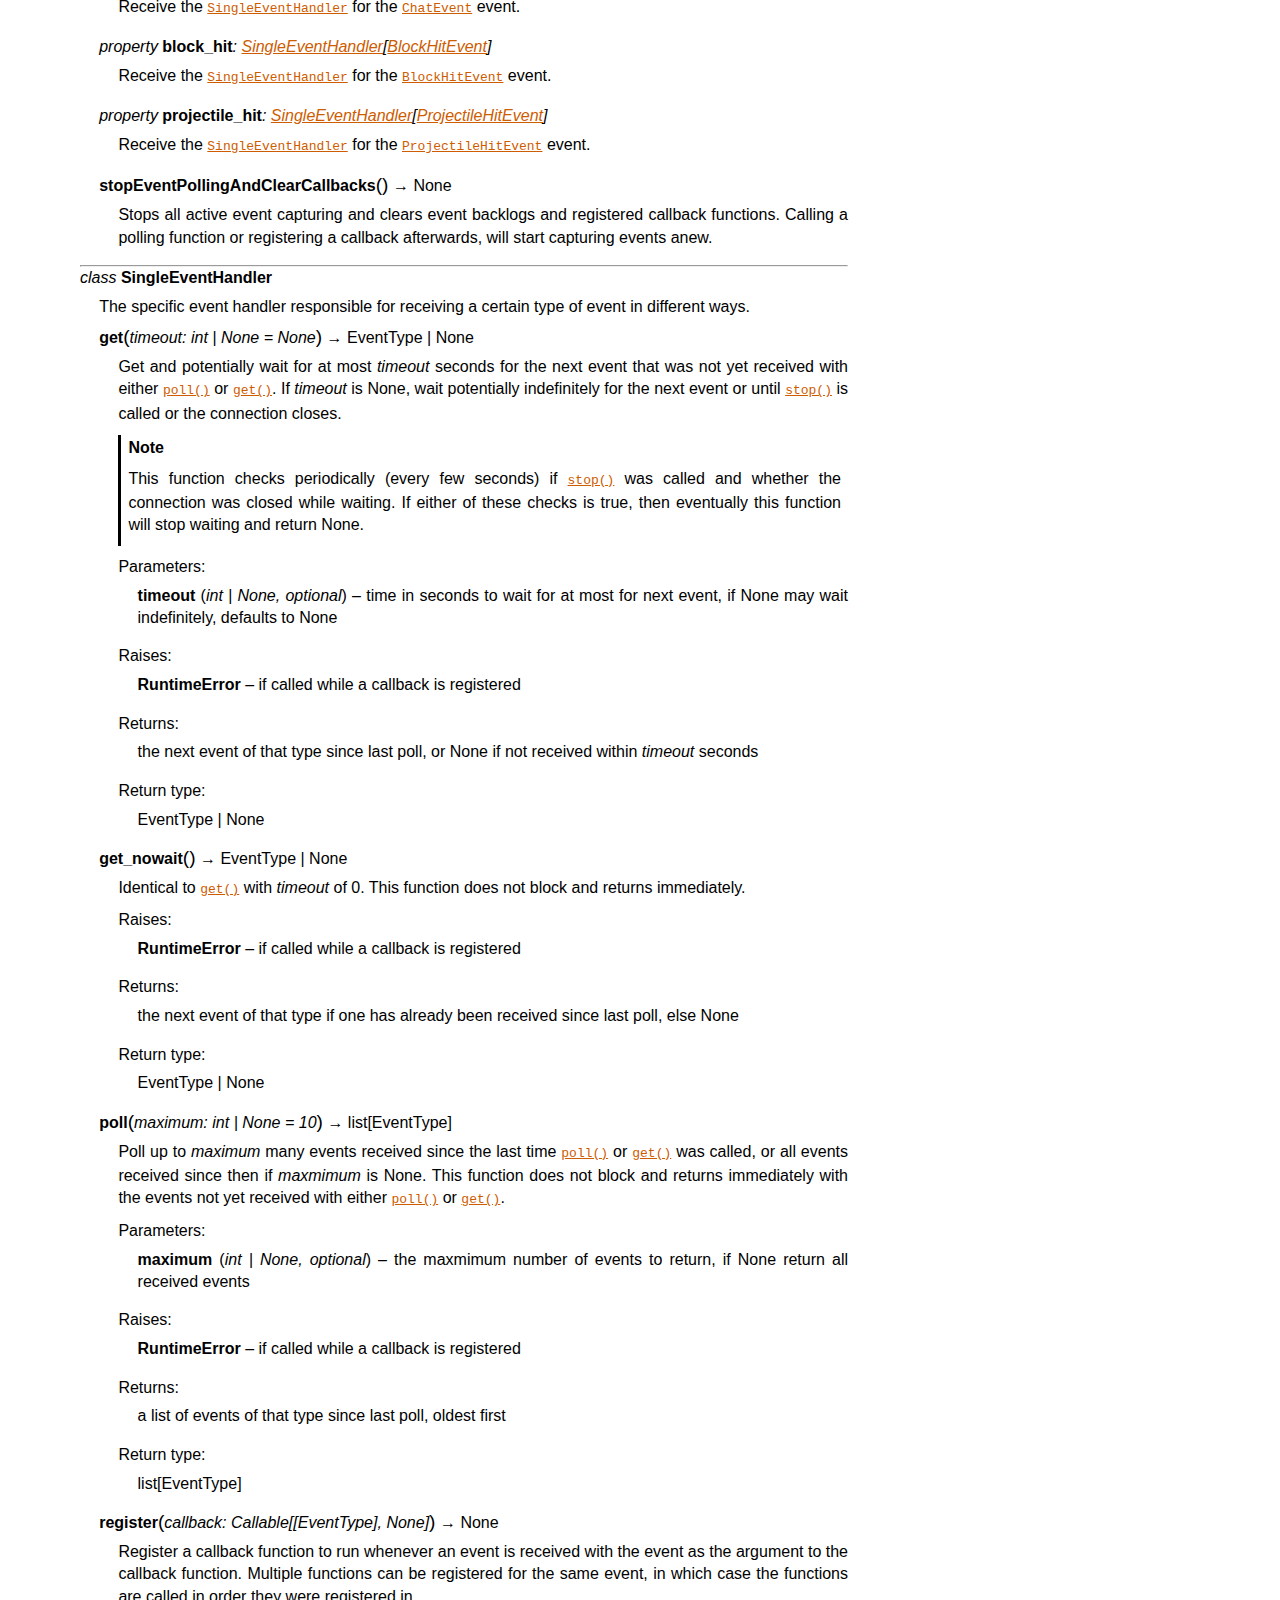
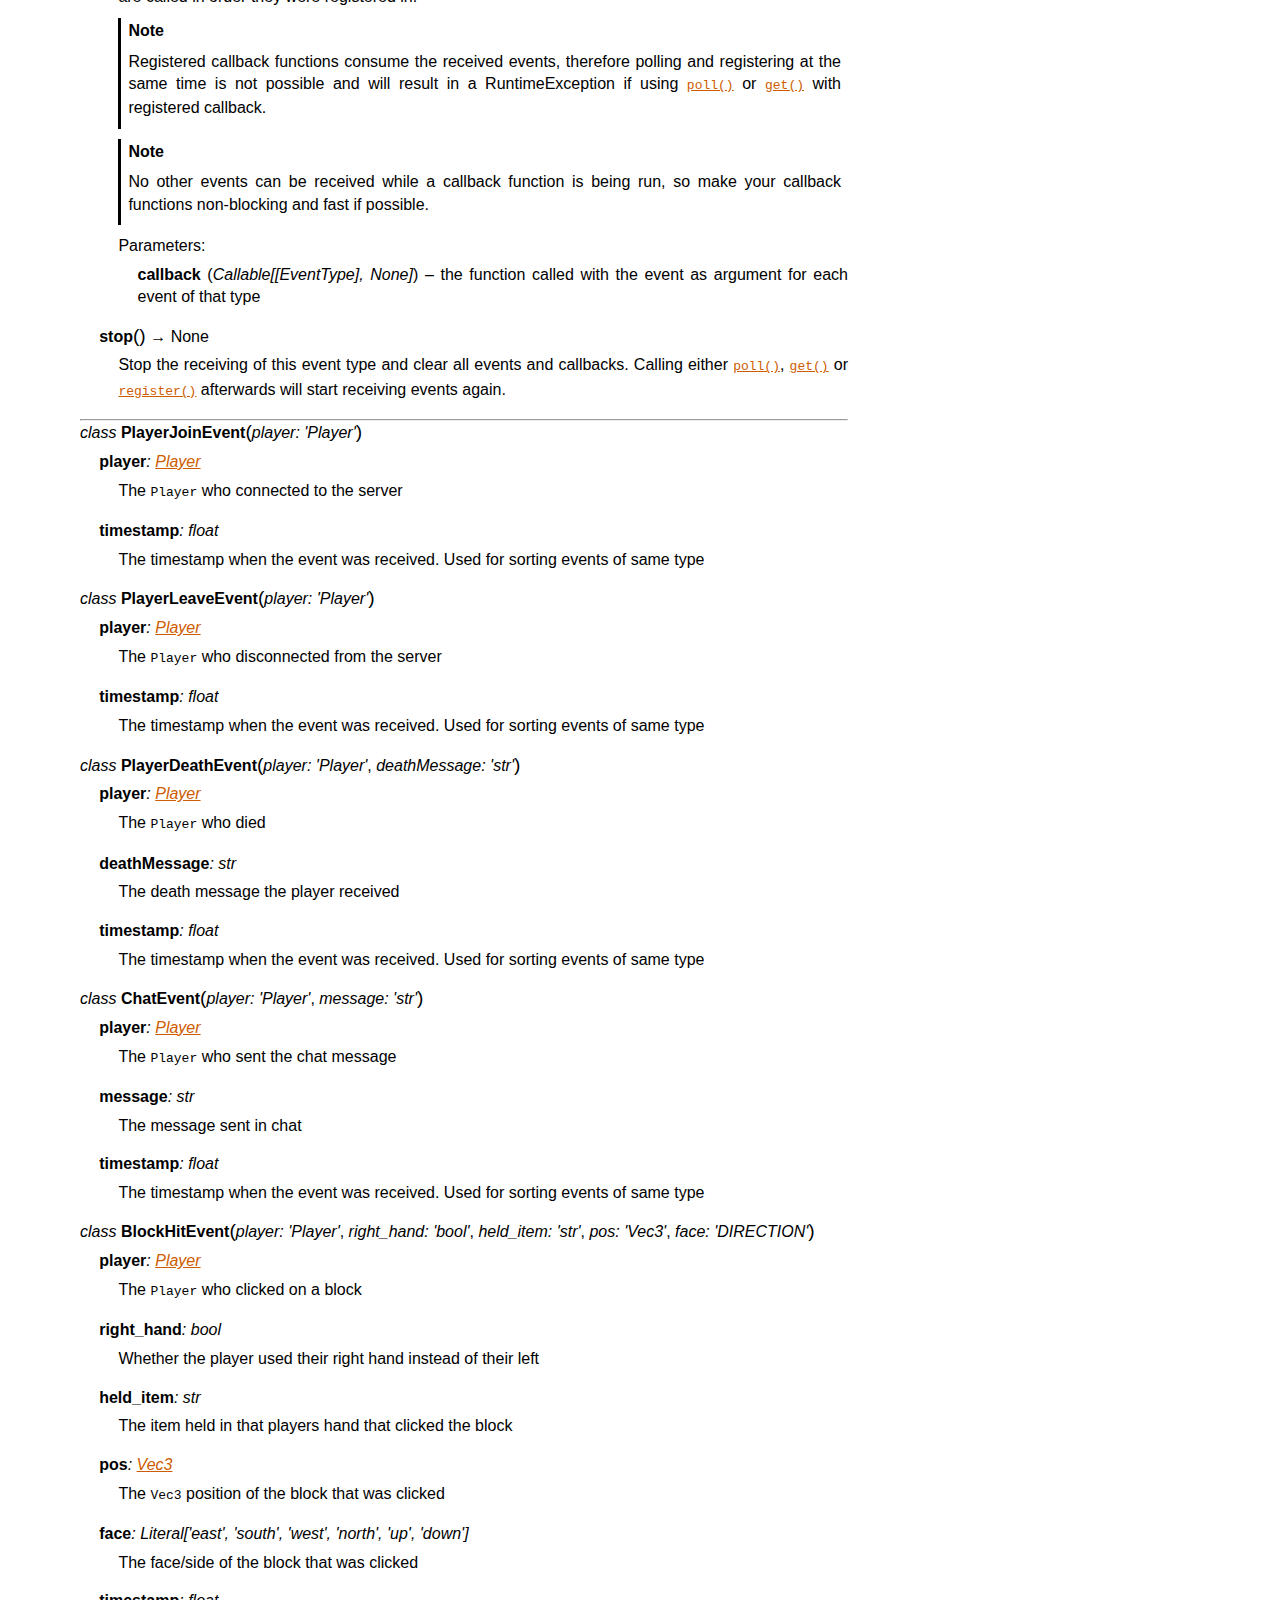
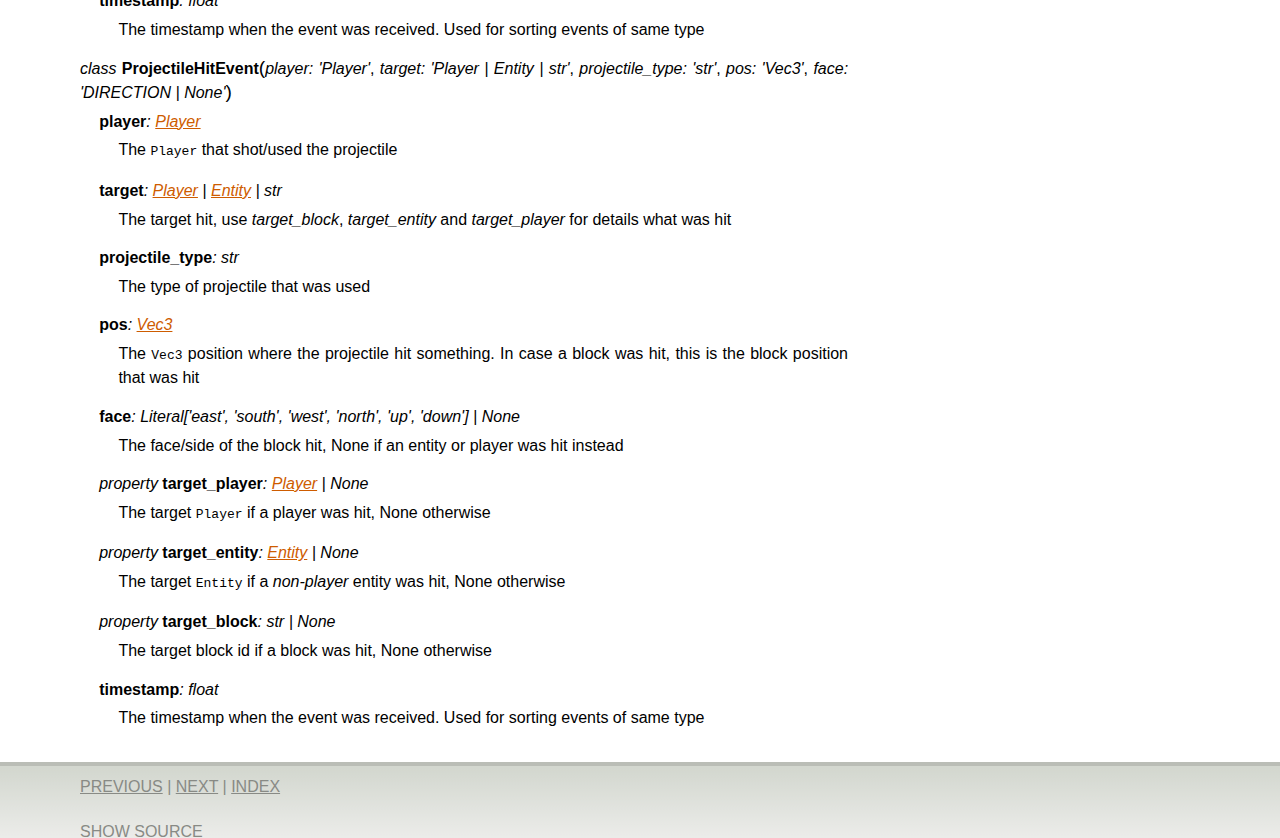
<file: docs/classes/events.html>
<!DOCTYPE html>

<html lang="en" data-content_root="../">
  <head>
    <meta charset="utf-8" />
    <meta name="viewport" content="width=device-width, initial-scale=1.0" /><meta name="viewport" content="width=device-width, initial-scale=1" />

    <title>Events &#8212; MCPQ 1.0.1 documentation</title>
    <link rel="stylesheet" type="text/css" href="../_static/pygments.css?v=a746c00c" />
    <link rel="stylesheet" type="text/css" href="../_static/agogo.css?v=8513425a" />
    <script src="../_static/documentation_options.js?v=292eb321"></script>
    <script src="../_static/doctools.js?v=9a2dae69"></script>
    <script src="../_static/sphinx_highlight.js?v=dc90522c"></script>
    <link rel="index" title="Index" href="../genindex.html" />
    <link rel="search" title="Search" href="../search.html" />
    <link rel="next" title="&lt;no title&gt;" href="vec3.html" />
    <link rel="prev" title="&lt;no title&gt;" href="world.html" /> 
  </head><body>
    <div class="header-wrapper" role="banner">
      <div class="header">
        <div class="headertitle"><a
          href="../index.html">MCPQ 1.0.1 documentation</a></div>
        <div class="rel" role="navigation" aria-label="Related">
          <a href="world.html" title="&lt;no title&gt;"
             accesskey="P">previous</a> |
          <a href="vec3.html" title="&lt;no title&gt;"
             accesskey="N">next</a> |
          <a href="../genindex.html" title="General Index"
             accesskey="I">index</a>
        </div>
       </div>
    </div>

    <div class="content-wrapper">
      <div class="content">
        <div class="document">
            
      <div class="documentwrapper">
        <div class="bodywrapper">
          <div class="body" role="main">
            
  <section id="events">
<h1>Events<a class="headerlink" href="#events" title="Link to this heading">¶</a></h1>
<dl class="py class">
<dt class="sig sig-object py" id="mcpq.events.EventHandler">
<em class="property"><span class="pre">class</span><span class="w"> </span></em><span class="sig-name descname"><span class="pre">EventHandler</span></span><a class="headerlink" href="#mcpq.events.EventHandler" title="Link to this definition">¶</a></dt>
<dd><p>Certain events that happen on the server can be captured and reacted to.</p>
<p>These events are:</p>
<ul class="simple">
<li><p><a class="reference internal" href="#mcpq.events.PlayerJoinEvent" title="mcpq.events.PlayerJoinEvent"><code class="xref py py-class docutils literal notranslate"><span class="pre">PlayerJoinEvent</span></code></a> triggers whenever a player connects to the server.</p></li>
<li><p><a class="reference internal" href="#mcpq.events.PlayerLeaveEvent" title="mcpq.events.PlayerLeaveEvent"><code class="xref py py-class docutils literal notranslate"><span class="pre">PlayerLeaveEvent</span></code></a> triggers whenever a player disconnects from the server.</p></li>
<li><p><a class="reference internal" href="#mcpq.events.PlayerDeathEvent" title="mcpq.events.PlayerDeathEvent"><code class="xref py py-class docutils literal notranslate"><span class="pre">PlayerDeathEvent</span></code></a> triggers whenever a player dies.</p></li>
<li><p><a class="reference internal" href="#mcpq.events.ChatEvent" title="mcpq.events.ChatEvent"><code class="xref py py-class docutils literal notranslate"><span class="pre">ChatEvent</span></code></a> triggers whenever someone writes in the chat.
This does <em>not</em> trigger for <code class="docutils literal notranslate"><span class="pre">/</span></code>-commands, <code class="xref py py-func docutils literal notranslate"><span class="pre">postToChat()</span></code>, direct console messages or other server logs.</p></li>
<li><p><a class="reference internal" href="#mcpq.events.BlockHitEvent" title="mcpq.events.BlockHitEvent"><code class="xref py py-class docutils literal notranslate"><span class="pre">BlockHitEvent</span></code></a> triggers whenever a player clicks on a block with either the left or right mouse button.
It does <em>not</em> matter whether the click had any in game effect as long as the block was reachable for the player.</p></li>
<li><p><a class="reference internal" href="#mcpq.events.ProjectileHitEvent" title="mcpq.events.ProjectileHitEvent"><code class="xref py py-class docutils literal notranslate"><span class="pre">ProjectileHitEvent</span></code></a> triggers whenever a player hits <em>anything</em> with a projectile.
This does <em>not</em> trigger for projectiles that were not fired by the player, such as by dispensers or skeletons.</p></li>
</ul>
<p>There are two mutually exclusive ways how to receive events:</p>
<ul>
<li><p><strong>Polling:</strong></p>
<p>The <code class="xref py py-func docutils literal notranslate"><span class="pre">poll()</span></code> function on the corresponding <a class="reference internal" href="#mcpq.events.SingleEventHandler" title="mcpq.events.SingleEventHandler"><code class="xref py py-class docutils literal notranslate"><span class="pre">SingleEventHandler</span></code></a> can be called to receive the events
of that type since the last call to that <code class="xref py py-func docutils literal notranslate"><span class="pre">poll()</span></code> or <code class="xref py py-func docutils literal notranslate"><span class="pre">get()</span></code> function.</p>
<div class="highlight-python notranslate"><div class="highlight"><pre><span></span><span class="k">for</span> <span class="n">event</span> <span class="ow">in</span> <span class="n">mc</span><span class="o">.</span><span class="n">events</span><span class="o">.</span><span class="n">projectile_hit</span><span class="o">.</span><span class="n">poll</span><span class="p">():</span>
    <span class="n">mc</span><span class="o">.</span><span class="n">postToChat</span><span class="p">(</span><span class="sa">f</span><span class="s2">&quot;Player </span><span class="si">{</span><span class="n">event</span><span class="o">.</span><span class="n">player</span><span class="si">}</span><span class="s2"> hit </span><span class="si">{</span><span class="n">event</span><span class="o">.</span><span class="n">target</span><span class="si">}</span><span class="s2">&quot;</span><span class="p">)</span>
</pre></div>
</div>
<p>Alternatively, the <code class="xref py py-func docutils literal notranslate"><span class="pre">get()</span></code> or <code class="xref py py-func docutils literal notranslate"><span class="pre">get_nowait()</span></code> functions on the corresponding <a class="reference internal" href="#mcpq.events.SingleEventHandler" title="mcpq.events.SingleEventHandler"><code class="xref py py-class docutils literal notranslate"><span class="pre">SingleEventHandler</span></code></a>
can be called to get (and potentially wait) for the next event of that type.</p>
<div class="highlight-python notranslate"><div class="highlight"><pre><span></span><span class="n">event</span> <span class="o">=</span> <span class="n">mc</span><span class="o">.</span><span class="n">events</span><span class="o">.</span><span class="n">projectile_hit</span><span class="o">.</span><span class="n">get</span><span class="p">(</span><span class="n">timeout</span><span class="o">=</span><span class="mi">5</span><span class="p">):</span>
<span class="k">if</span> <span class="n">event</span> <span class="ow">is</span> <span class="kc">None</span><span class="p">:</span>
    <span class="n">mc</span><span class="o">.</span><span class="n">postToChat</span><span class="p">(</span><span class="s2">&quot;Did NOT get an event within 5 seconds&quot;</span><span class="p">)</span>
<span class="k">else</span><span class="p">:</span>
    <span class="n">mc</span><span class="o">.</span><span class="n">postToChat</span><span class="p">(</span><span class="sa">f</span><span class="s2">&quot;Got event </span><span class="si">{</span><span class="n">event</span><span class="si">}</span><span class="s2"> within 5 seconds&quot;</span><span class="p">)</span>
</pre></div>
</div>
</li>
<li><p><strong>Register Callback:</strong></p>
<p>The <code class="xref py py-func docutils literal notranslate"><span class="pre">register()</span></code> function on the corresponding <a class="reference internal" href="#mcpq.events.SingleEventHandler" title="mcpq.events.SingleEventHandler"><code class="xref py py-class docutils literal notranslate"><span class="pre">SingleEventHandler</span></code></a> can register another function as a callback.
That function is then called for each event as it arrives with the event as the argument to the callback function.
Multiple functions can be registered for the same event, in which case the functions are called in order they were registered in.</p>
<div class="highlight-python notranslate"><div class="highlight"><pre><span></span><span class="k">def</span> <span class="nf">myfunc</span><span class="p">(</span><span class="n">event</span><span class="p">):</span>
    <span class="n">mc</span><span class="o">.</span><span class="n">postToChat</span><span class="p">(</span><span class="sa">f</span><span class="s2">&quot;Player </span><span class="si">{</span><span class="n">event</span><span class="o">.</span><span class="n">player</span><span class="si">}</span><span class="s2"> hit </span><span class="si">{</span><span class="n">event</span><span class="o">.</span><span class="n">target</span><span class="si">}</span><span class="s2">&quot;</span><span class="p">)</span>

<span class="n">mc</span><span class="o">.</span><span class="n">events</span><span class="o">.</span><span class="n">projectile_hit</span><span class="o">.</span><span class="n">register</span><span class="p">(</span><span class="n">myfunc</span><span class="p">)</span>
</pre></div>
</div>
</li>
</ul>
<p>These methods of receiving events are mutually exclusive <em>for the same event type</em> because registering a function will also consume the events.
Calling the poll function for an event type where a function is registered as callback will raise a RuntimeException.</p>
<div class="admonition note">
<p class="admonition-title">Note</p>
<p>In both cases, events will only be captured <em>after the first call</em> to either <code class="xref py py-func docutils literal notranslate"><span class="pre">poll()</span></code>, <code class="xref py py-func docutils literal notranslate"><span class="pre">get()</span></code>, <code class="xref py py-func docutils literal notranslate"><span class="pre">get_nowait()</span></code> or <code class="xref py py-func docutils literal notranslate"><span class="pre">register()</span></code>
and indefinitely afterwards until <code class="xref py py-func docutils literal notranslate"><span class="pre">stop()</span></code> is called.</p>
</div>
<dl class="py property">
<dt class="sig sig-object py" id="mcpq.events.EventHandler.player_join">
<em class="property"><span class="pre">property</span><span class="w"> </span></em><span class="sig-name descname"><span class="pre">player_join</span></span><em class="property"><span class="p"><span class="pre">:</span></span><span class="w"> </span><a class="reference internal" href="#mcpq.events.SingleEventHandler" title="mcpq.events.SingleEventHandler"><span class="pre">SingleEventHandler</span></a><span class="p"><span class="pre">[</span></span><a class="reference internal" href="#mcpq.events.PlayerJoinEvent" title="mcpq.events.PlayerJoinEvent"><span class="pre">PlayerJoinEvent</span></a><span class="p"><span class="pre">]</span></span></em><a class="headerlink" href="#mcpq.events.EventHandler.player_join" title="Link to this definition">¶</a></dt>
<dd><p>Receive the <a class="reference internal" href="#mcpq.events.SingleEventHandler" title="mcpq.events.SingleEventHandler"><code class="xref py py-class docutils literal notranslate"><span class="pre">SingleEventHandler</span></code></a> for the <a class="reference internal" href="#mcpq.events.PlayerJoinEvent" title="mcpq.events.PlayerJoinEvent"><code class="xref py py-class docutils literal notranslate"><span class="pre">PlayerJoinEvent</span></code></a> event.</p>
</dd></dl>

<dl class="py property">
<dt class="sig sig-object py" id="mcpq.events.EventHandler.player_leave">
<em class="property"><span class="pre">property</span><span class="w"> </span></em><span class="sig-name descname"><span class="pre">player_leave</span></span><em class="property"><span class="p"><span class="pre">:</span></span><span class="w"> </span><a class="reference internal" href="#mcpq.events.SingleEventHandler" title="mcpq.events.SingleEventHandler"><span class="pre">SingleEventHandler</span></a><span class="p"><span class="pre">[</span></span><a class="reference internal" href="#mcpq.events.PlayerLeaveEvent" title="mcpq.events.PlayerLeaveEvent"><span class="pre">PlayerLeaveEvent</span></a><span class="p"><span class="pre">]</span></span></em><a class="headerlink" href="#mcpq.events.EventHandler.player_leave" title="Link to this definition">¶</a></dt>
<dd><p>Receive the <a class="reference internal" href="#mcpq.events.SingleEventHandler" title="mcpq.events.SingleEventHandler"><code class="xref py py-class docutils literal notranslate"><span class="pre">SingleEventHandler</span></code></a> for the <a class="reference internal" href="#mcpq.events.PlayerLeaveEvent" title="mcpq.events.PlayerLeaveEvent"><code class="xref py py-class docutils literal notranslate"><span class="pre">PlayerLeaveEvent</span></code></a> event.</p>
</dd></dl>

<dl class="py property">
<dt class="sig sig-object py" id="mcpq.events.EventHandler.player_death">
<em class="property"><span class="pre">property</span><span class="w"> </span></em><span class="sig-name descname"><span class="pre">player_death</span></span><em class="property"><span class="p"><span class="pre">:</span></span><span class="w"> </span><a class="reference internal" href="#mcpq.events.SingleEventHandler" title="mcpq.events.SingleEventHandler"><span class="pre">SingleEventHandler</span></a><span class="p"><span class="pre">[</span></span><a class="reference internal" href="#mcpq.events.PlayerDeathEvent" title="mcpq.events.PlayerDeathEvent"><span class="pre">PlayerDeathEvent</span></a><span class="p"><span class="pre">]</span></span></em><a class="headerlink" href="#mcpq.events.EventHandler.player_death" title="Link to this definition">¶</a></dt>
<dd><p>Receive the <a class="reference internal" href="#mcpq.events.SingleEventHandler" title="mcpq.events.SingleEventHandler"><code class="xref py py-class docutils literal notranslate"><span class="pre">SingleEventHandler</span></code></a> for the <a class="reference internal" href="#mcpq.events.PlayerDeathEvent" title="mcpq.events.PlayerDeathEvent"><code class="xref py py-class docutils literal notranslate"><span class="pre">PlayerDeathEvent</span></code></a> event.</p>
</dd></dl>

<dl class="py property">
<dt class="sig sig-object py" id="mcpq.events.EventHandler.chat">
<em class="property"><span class="pre">property</span><span class="w"> </span></em><span class="sig-name descname"><span class="pre">chat</span></span><em class="property"><span class="p"><span class="pre">:</span></span><span class="w"> </span><a class="reference internal" href="#mcpq.events.SingleEventHandler" title="mcpq.events.SingleEventHandler"><span class="pre">SingleEventHandler</span></a><span class="p"><span class="pre">[</span></span><a class="reference internal" href="#mcpq.events.ChatEvent" title="mcpq.events.ChatEvent"><span class="pre">ChatEvent</span></a><span class="p"><span class="pre">]</span></span></em><a class="headerlink" href="#mcpq.events.EventHandler.chat" title="Link to this definition">¶</a></dt>
<dd><p>Receive the <a class="reference internal" href="#mcpq.events.SingleEventHandler" title="mcpq.events.SingleEventHandler"><code class="xref py py-class docutils literal notranslate"><span class="pre">SingleEventHandler</span></code></a> for the <a class="reference internal" href="#mcpq.events.ChatEvent" title="mcpq.events.ChatEvent"><code class="xref py py-class docutils literal notranslate"><span class="pre">ChatEvent</span></code></a> event.</p>
</dd></dl>

<dl class="py property">
<dt class="sig sig-object py" id="mcpq.events.EventHandler.block_hit">
<em class="property"><span class="pre">property</span><span class="w"> </span></em><span class="sig-name descname"><span class="pre">block_hit</span></span><em class="property"><span class="p"><span class="pre">:</span></span><span class="w"> </span><a class="reference internal" href="#mcpq.events.SingleEventHandler" title="mcpq.events.SingleEventHandler"><span class="pre">SingleEventHandler</span></a><span class="p"><span class="pre">[</span></span><a class="reference internal" href="#mcpq.events.BlockHitEvent" title="mcpq.events.BlockHitEvent"><span class="pre">BlockHitEvent</span></a><span class="p"><span class="pre">]</span></span></em><a class="headerlink" href="#mcpq.events.EventHandler.block_hit" title="Link to this definition">¶</a></dt>
<dd><p>Receive the <a class="reference internal" href="#mcpq.events.SingleEventHandler" title="mcpq.events.SingleEventHandler"><code class="xref py py-class docutils literal notranslate"><span class="pre">SingleEventHandler</span></code></a> for the <a class="reference internal" href="#mcpq.events.BlockHitEvent" title="mcpq.events.BlockHitEvent"><code class="xref py py-class docutils literal notranslate"><span class="pre">BlockHitEvent</span></code></a> event.</p>
</dd></dl>

<dl class="py property">
<dt class="sig sig-object py" id="mcpq.events.EventHandler.projectile_hit">
<em class="property"><span class="pre">property</span><span class="w"> </span></em><span class="sig-name descname"><span class="pre">projectile_hit</span></span><em class="property"><span class="p"><span class="pre">:</span></span><span class="w"> </span><a class="reference internal" href="#mcpq.events.SingleEventHandler" title="mcpq.events.SingleEventHandler"><span class="pre">SingleEventHandler</span></a><span class="p"><span class="pre">[</span></span><a class="reference internal" href="#mcpq.events.ProjectileHitEvent" title="mcpq.events.ProjectileHitEvent"><span class="pre">ProjectileHitEvent</span></a><span class="p"><span class="pre">]</span></span></em><a class="headerlink" href="#mcpq.events.EventHandler.projectile_hit" title="Link to this definition">¶</a></dt>
<dd><p>Receive the <a class="reference internal" href="#mcpq.events.SingleEventHandler" title="mcpq.events.SingleEventHandler"><code class="xref py py-class docutils literal notranslate"><span class="pre">SingleEventHandler</span></code></a> for the <a class="reference internal" href="#mcpq.events.ProjectileHitEvent" title="mcpq.events.ProjectileHitEvent"><code class="xref py py-class docutils literal notranslate"><span class="pre">ProjectileHitEvent</span></code></a> event.</p>
</dd></dl>

<dl class="py method">
<dt class="sig sig-object py" id="mcpq.events.EventHandler.stopEventPollingAndClearCallbacks">
<span class="sig-name descname"><span class="pre">stopEventPollingAndClearCallbacks</span></span><span class="sig-paren">(</span><span class="sig-paren">)</span> <span class="sig-return"><span class="sig-return-icon">&#x2192;</span> <span class="sig-return-typehint"><span class="pre">None</span></span></span><a class="headerlink" href="#mcpq.events.EventHandler.stopEventPollingAndClearCallbacks" title="Link to this definition">¶</a></dt>
<dd><p>Stops all active event capturing and clears event backlogs and registered callback functions.
Calling a polling function or registering a callback afterwards, will start capturing events anew.</p>
</dd></dl>

</dd></dl>

<hr class="docutils" />
<dl class="py class">
<dt class="sig sig-object py" id="mcpq.events.SingleEventHandler">
<em class="property"><span class="pre">class</span><span class="w"> </span></em><span class="sig-name descname"><span class="pre">SingleEventHandler</span></span><a class="headerlink" href="#mcpq.events.SingleEventHandler" title="Link to this definition">¶</a></dt>
<dd><p>The specific event handler responsible for receiving a certain type of event in different ways.</p>
<dl class="py method">
<dt class="sig sig-object py" id="mcpq.events.SingleEventHandler.get">
<span class="sig-name descname"><span class="pre">get</span></span><span class="sig-paren">(</span><em class="sig-param"><span class="n"><span class="pre">timeout</span></span><span class="p"><span class="pre">:</span></span><span class="w"> </span><span class="n"><span class="pre">int</span><span class="w"> </span><span class="p"><span class="pre">|</span></span><span class="w"> </span><span class="pre">None</span></span><span class="w"> </span><span class="o"><span class="pre">=</span></span><span class="w"> </span><span class="default_value"><span class="pre">None</span></span></em><span class="sig-paren">)</span> <span class="sig-return"><span class="sig-return-icon">&#x2192;</span> <span class="sig-return-typehint"><span class="pre">EventType</span><span class="w"> </span><span class="p"><span class="pre">|</span></span><span class="w"> </span><span class="pre">None</span></span></span><a class="headerlink" href="#mcpq.events.SingleEventHandler.get" title="Link to this definition">¶</a></dt>
<dd><p>Get and potentially wait for at most <cite>timeout</cite> seconds for the next event that was not yet received
with either <a class="reference internal" href="#mcpq.events.SingleEventHandler.poll" title="mcpq.events.SingleEventHandler.poll"><code class="xref py py-func docutils literal notranslate"><span class="pre">poll()</span></code></a> or <a class="reference internal" href="#mcpq.events.SingleEventHandler.get" title="mcpq.events.SingleEventHandler.get"><code class="xref py py-func docutils literal notranslate"><span class="pre">get()</span></code></a>.
If <cite>timeout</cite> is None, wait potentially indefinitely for the next event
or until <a class="reference internal" href="#mcpq.events.SingleEventHandler.stop" title="mcpq.events.SingleEventHandler.stop"><code class="xref py py-func docutils literal notranslate"><span class="pre">stop()</span></code></a> is called or the connection closes.</p>
<div class="admonition note">
<p class="admonition-title">Note</p>
<p>This function checks periodically (every few seconds) if <a class="reference internal" href="#mcpq.events.SingleEventHandler.stop" title="mcpq.events.SingleEventHandler.stop"><code class="xref py py-func docutils literal notranslate"><span class="pre">stop()</span></code></a> was called and
whether the connection was closed while waiting.
If either of these checks is true, then eventually this function will stop waiting and return None.</p>
</div>
<dl class="field-list simple">
<dt class="field-odd">Parameters<span class="colon">:</span></dt>
<dd class="field-odd"><p><strong>timeout</strong> (<em>int</em><em> | </em><em>None</em><em>, </em><em>optional</em>) – time in seconds to wait for at most for next event, if None may wait indefinitely, defaults to None</p>
</dd>
<dt class="field-even">Raises<span class="colon">:</span></dt>
<dd class="field-even"><p><strong>RuntimeError</strong> – if called while a callback is registered</p>
</dd>
<dt class="field-odd">Returns<span class="colon">:</span></dt>
<dd class="field-odd"><p>the next event of that type since last poll, or None if not received within <cite>timeout</cite> seconds</p>
</dd>
<dt class="field-even">Return type<span class="colon">:</span></dt>
<dd class="field-even"><p>EventType | None</p>
</dd>
</dl>
</dd></dl>

<dl class="py method">
<dt class="sig sig-object py" id="mcpq.events.SingleEventHandler.get_nowait">
<span class="sig-name descname"><span class="pre">get_nowait</span></span><span class="sig-paren">(</span><span class="sig-paren">)</span> <span class="sig-return"><span class="sig-return-icon">&#x2192;</span> <span class="sig-return-typehint"><span class="pre">EventType</span><span class="w"> </span><span class="p"><span class="pre">|</span></span><span class="w"> </span><span class="pre">None</span></span></span><a class="headerlink" href="#mcpq.events.SingleEventHandler.get_nowait" title="Link to this definition">¶</a></dt>
<dd><p>Identical to <a class="reference internal" href="#mcpq.events.SingleEventHandler.get" title="mcpq.events.SingleEventHandler.get"><code class="xref py py-func docutils literal notranslate"><span class="pre">get()</span></code></a> with <cite>timeout</cite> of 0.
This function does not block and returns immediately.</p>
<dl class="field-list simple">
<dt class="field-odd">Raises<span class="colon">:</span></dt>
<dd class="field-odd"><p><strong>RuntimeError</strong> – if called while a callback is registered</p>
</dd>
<dt class="field-even">Returns<span class="colon">:</span></dt>
<dd class="field-even"><p>the next event of that type if one has already been received since last poll, else None</p>
</dd>
<dt class="field-odd">Return type<span class="colon">:</span></dt>
<dd class="field-odd"><p>EventType | None</p>
</dd>
</dl>
</dd></dl>

<dl class="py method">
<dt class="sig sig-object py" id="mcpq.events.SingleEventHandler.poll">
<span class="sig-name descname"><span class="pre">poll</span></span><span class="sig-paren">(</span><em class="sig-param"><span class="n"><span class="pre">maximum</span></span><span class="p"><span class="pre">:</span></span><span class="w"> </span><span class="n"><span class="pre">int</span><span class="w"> </span><span class="p"><span class="pre">|</span></span><span class="w"> </span><span class="pre">None</span></span><span class="w"> </span><span class="o"><span class="pre">=</span></span><span class="w"> </span><span class="default_value"><span class="pre">10</span></span></em><span class="sig-paren">)</span> <span class="sig-return"><span class="sig-return-icon">&#x2192;</span> <span class="sig-return-typehint"><span class="pre">list</span><span class="p"><span class="pre">[</span></span><span class="pre">EventType</span><span class="p"><span class="pre">]</span></span></span></span><a class="headerlink" href="#mcpq.events.SingleEventHandler.poll" title="Link to this definition">¶</a></dt>
<dd><p>Poll up to <cite>maximum</cite> many events received since the last time <a class="reference internal" href="#mcpq.events.SingleEventHandler.poll" title="mcpq.events.SingleEventHandler.poll"><code class="xref py py-func docutils literal notranslate"><span class="pre">poll()</span></code></a> or
<a class="reference internal" href="#mcpq.events.SingleEventHandler.get" title="mcpq.events.SingleEventHandler.get"><code class="xref py py-func docutils literal notranslate"><span class="pre">get()</span></code></a> was called, or all events received since then if <cite>maxmimum</cite> is None.
This function does not block and returns immediately with the events not yet
received with either <a class="reference internal" href="#mcpq.events.SingleEventHandler.poll" title="mcpq.events.SingleEventHandler.poll"><code class="xref py py-func docutils literal notranslate"><span class="pre">poll()</span></code></a> or <a class="reference internal" href="#mcpq.events.SingleEventHandler.get" title="mcpq.events.SingleEventHandler.get"><code class="xref py py-func docutils literal notranslate"><span class="pre">get()</span></code></a>.</p>
<dl class="field-list simple">
<dt class="field-odd">Parameters<span class="colon">:</span></dt>
<dd class="field-odd"><p><strong>maximum</strong> (<em>int</em><em> | </em><em>None</em><em>, </em><em>optional</em>) – the maxmimum number of events to return, if None return all received events</p>
</dd>
<dt class="field-even">Raises<span class="colon">:</span></dt>
<dd class="field-even"><p><strong>RuntimeError</strong> – if called while a callback is registered</p>
</dd>
<dt class="field-odd">Returns<span class="colon">:</span></dt>
<dd class="field-odd"><p>a list of events of that type since last poll, oldest first</p>
</dd>
<dt class="field-even">Return type<span class="colon">:</span></dt>
<dd class="field-even"><p>list[EventType]</p>
</dd>
</dl>
</dd></dl>

<dl class="py method">
<dt class="sig sig-object py" id="mcpq.events.SingleEventHandler.register">
<span class="sig-name descname"><span class="pre">register</span></span><span class="sig-paren">(</span><em class="sig-param"><span class="n"><span class="pre">callback</span></span><span class="p"><span class="pre">:</span></span><span class="w"> </span><span class="n"><span class="pre">Callable</span><span class="p"><span class="pre">[</span></span><span class="p"><span class="pre">[</span></span><span class="pre">EventType</span><span class="p"><span class="pre">]</span></span><span class="p"><span class="pre">,</span></span><span class="w"> </span><span class="pre">None</span><span class="p"><span class="pre">]</span></span></span></em><span class="sig-paren">)</span> <span class="sig-return"><span class="sig-return-icon">&#x2192;</span> <span class="sig-return-typehint"><span class="pre">None</span></span></span><a class="headerlink" href="#mcpq.events.SingleEventHandler.register" title="Link to this definition">¶</a></dt>
<dd><p>Register a callback function to run whenever an event is received
with the event as the argument to the callback function.
Multiple functions can be registered for the same event,
in which case the functions are called in order they were registered in.</p>
<div class="admonition note">
<p class="admonition-title">Note</p>
<p>Registered callback functions consume the received events, therefore
polling and registering at the same time is not possible and will result
in a RuntimeException if using <a class="reference internal" href="#mcpq.events.SingleEventHandler.poll" title="mcpq.events.SingleEventHandler.poll"><code class="xref py py-func docutils literal notranslate"><span class="pre">poll()</span></code></a> or <a class="reference internal" href="#mcpq.events.SingleEventHandler.get" title="mcpq.events.SingleEventHandler.get"><code class="xref py py-func docutils literal notranslate"><span class="pre">get()</span></code></a> with registered callback.</p>
</div>
<div class="admonition note">
<p class="admonition-title">Note</p>
<p>No other events can be received while a callback function is being run,
so make your callback functions non-blocking and fast if possible.</p>
</div>
<dl class="field-list simple">
<dt class="field-odd">Parameters<span class="colon">:</span></dt>
<dd class="field-odd"><p><strong>callback</strong> (<em>Callable</em><em>[</em><em>[</em><em>EventType</em><em>]</em><em>, </em><em>None</em><em>]</em>) – the function called with the event as argument for each event of that type</p>
</dd>
</dl>
</dd></dl>

<dl class="py method">
<dt class="sig sig-object py" id="mcpq.events.SingleEventHandler.stop">
<span class="sig-name descname"><span class="pre">stop</span></span><span class="sig-paren">(</span><span class="sig-paren">)</span> <span class="sig-return"><span class="sig-return-icon">&#x2192;</span> <span class="sig-return-typehint"><span class="pre">None</span></span></span><a class="headerlink" href="#mcpq.events.SingleEventHandler.stop" title="Link to this definition">¶</a></dt>
<dd><p>Stop the receiving of this event type and clear all events and callbacks.
Calling either <a class="reference internal" href="#mcpq.events.SingleEventHandler.poll" title="mcpq.events.SingleEventHandler.poll"><code class="xref py py-func docutils literal notranslate"><span class="pre">poll()</span></code></a>, <a class="reference internal" href="#mcpq.events.SingleEventHandler.get" title="mcpq.events.SingleEventHandler.get"><code class="xref py py-func docutils literal notranslate"><span class="pre">get()</span></code></a> or <a class="reference internal" href="#mcpq.events.SingleEventHandler.register" title="mcpq.events.SingleEventHandler.register"><code class="xref py py-func docutils literal notranslate"><span class="pre">register()</span></code></a> afterwards will start receiving events again.</p>
</dd></dl>

</dd></dl>

<hr class="docutils" />
<dl class="py class">
<dt class="sig sig-object py" id="mcpq.events.PlayerJoinEvent">
<em class="property"><span class="pre">class</span><span class="w"> </span></em><span class="sig-name descname"><span class="pre">PlayerJoinEvent</span></span><span class="sig-paren">(</span><em class="sig-param"><span class="n"><span class="pre">player</span></span><span class="p"><span class="pre">:</span></span><span class="w"> </span><span class="n"><span class="s"><span class="pre">'Player'</span></span></span></em><span class="sig-paren">)</span><a class="headerlink" href="#mcpq.events.PlayerJoinEvent" title="Link to this definition">¶</a></dt>
<dd><dl class="py attribute">
<dt class="sig sig-object py" id="mcpq.events.PlayerJoinEvent.player">
<span class="sig-name descname"><span class="pre">player</span></span><em class="property"><span class="p"><span class="pre">:</span></span><span class="w"> </span><a class="reference internal" href="player.html#mcpq.player.Player" title="mcpq.player.Player"><span class="pre">Player</span></a></em><a class="headerlink" href="#mcpq.events.PlayerJoinEvent.player" title="Link to this definition">¶</a></dt>
<dd><p>The <code class="xref py py-class docutils literal notranslate"><span class="pre">Player</span></code> who connected to the server</p>
</dd></dl>

<dl class="py attribute">
<dt class="sig sig-object py" id="mcpq.events.PlayerJoinEvent.timestamp">
<span class="sig-name descname"><span class="pre">timestamp</span></span><em class="property"><span class="p"><span class="pre">:</span></span><span class="w"> </span><span class="pre">float</span></em><a class="headerlink" href="#mcpq.events.PlayerJoinEvent.timestamp" title="Link to this definition">¶</a></dt>
<dd><p>The timestamp when the event was received. Used for sorting events of same type</p>
</dd></dl>

</dd></dl>

<dl class="py class">
<dt class="sig sig-object py" id="mcpq.events.PlayerLeaveEvent">
<em class="property"><span class="pre">class</span><span class="w"> </span></em><span class="sig-name descname"><span class="pre">PlayerLeaveEvent</span></span><span class="sig-paren">(</span><em class="sig-param"><span class="n"><span class="pre">player</span></span><span class="p"><span class="pre">:</span></span><span class="w"> </span><span class="n"><span class="s"><span class="pre">'Player'</span></span></span></em><span class="sig-paren">)</span><a class="headerlink" href="#mcpq.events.PlayerLeaveEvent" title="Link to this definition">¶</a></dt>
<dd><dl class="py attribute">
<dt class="sig sig-object py" id="mcpq.events.PlayerLeaveEvent.player">
<span class="sig-name descname"><span class="pre">player</span></span><em class="property"><span class="p"><span class="pre">:</span></span><span class="w"> </span><a class="reference internal" href="player.html#mcpq.player.Player" title="mcpq.player.Player"><span class="pre">Player</span></a></em><a class="headerlink" href="#mcpq.events.PlayerLeaveEvent.player" title="Link to this definition">¶</a></dt>
<dd><p>The <code class="xref py py-class docutils literal notranslate"><span class="pre">Player</span></code> who disconnected from the server</p>
</dd></dl>

<dl class="py attribute">
<dt class="sig sig-object py" id="mcpq.events.PlayerLeaveEvent.timestamp">
<span class="sig-name descname"><span class="pre">timestamp</span></span><em class="property"><span class="p"><span class="pre">:</span></span><span class="w"> </span><span class="pre">float</span></em><a class="headerlink" href="#mcpq.events.PlayerLeaveEvent.timestamp" title="Link to this definition">¶</a></dt>
<dd><p>The timestamp when the event was received. Used for sorting events of same type</p>
</dd></dl>

</dd></dl>

<dl class="py class">
<dt class="sig sig-object py" id="mcpq.events.PlayerDeathEvent">
<em class="property"><span class="pre">class</span><span class="w"> </span></em><span class="sig-name descname"><span class="pre">PlayerDeathEvent</span></span><span class="sig-paren">(</span><em class="sig-param"><span class="n"><span class="pre">player</span></span><span class="p"><span class="pre">:</span></span><span class="w"> </span><span class="n"><span class="s"><span class="pre">'Player'</span></span></span></em>, <em class="sig-param"><span class="n"><span class="pre">deathMessage</span></span><span class="p"><span class="pre">:</span></span><span class="w"> </span><span class="n"><span class="s"><span class="pre">'str'</span></span></span></em><span class="sig-paren">)</span><a class="headerlink" href="#mcpq.events.PlayerDeathEvent" title="Link to this definition">¶</a></dt>
<dd><dl class="py attribute">
<dt class="sig sig-object py" id="mcpq.events.PlayerDeathEvent.player">
<span class="sig-name descname"><span class="pre">player</span></span><em class="property"><span class="p"><span class="pre">:</span></span><span class="w"> </span><a class="reference internal" href="player.html#mcpq.player.Player" title="mcpq.player.Player"><span class="pre">Player</span></a></em><a class="headerlink" href="#mcpq.events.PlayerDeathEvent.player" title="Link to this definition">¶</a></dt>
<dd><p>The <code class="xref py py-class docutils literal notranslate"><span class="pre">Player</span></code> who died</p>
</dd></dl>

<dl class="py attribute">
<dt class="sig sig-object py" id="mcpq.events.PlayerDeathEvent.deathMessage">
<span class="sig-name descname"><span class="pre">deathMessage</span></span><em class="property"><span class="p"><span class="pre">:</span></span><span class="w"> </span><span class="pre">str</span></em><a class="headerlink" href="#mcpq.events.PlayerDeathEvent.deathMessage" title="Link to this definition">¶</a></dt>
<dd><p>The death message the player received</p>
</dd></dl>

<dl class="py attribute">
<dt class="sig sig-object py" id="mcpq.events.PlayerDeathEvent.timestamp">
<span class="sig-name descname"><span class="pre">timestamp</span></span><em class="property"><span class="p"><span class="pre">:</span></span><span class="w"> </span><span class="pre">float</span></em><a class="headerlink" href="#mcpq.events.PlayerDeathEvent.timestamp" title="Link to this definition">¶</a></dt>
<dd><p>The timestamp when the event was received. Used for sorting events of same type</p>
</dd></dl>

</dd></dl>

<dl class="py class">
<dt class="sig sig-object py" id="mcpq.events.ChatEvent">
<em class="property"><span class="pre">class</span><span class="w"> </span></em><span class="sig-name descname"><span class="pre">ChatEvent</span></span><span class="sig-paren">(</span><em class="sig-param"><span class="n"><span class="pre">player</span></span><span class="p"><span class="pre">:</span></span><span class="w"> </span><span class="n"><span class="s"><span class="pre">'Player'</span></span></span></em>, <em class="sig-param"><span class="n"><span class="pre">message</span></span><span class="p"><span class="pre">:</span></span><span class="w"> </span><span class="n"><span class="s"><span class="pre">'str'</span></span></span></em><span class="sig-paren">)</span><a class="headerlink" href="#mcpq.events.ChatEvent" title="Link to this definition">¶</a></dt>
<dd><dl class="py attribute">
<dt class="sig sig-object py" id="mcpq.events.ChatEvent.player">
<span class="sig-name descname"><span class="pre">player</span></span><em class="property"><span class="p"><span class="pre">:</span></span><span class="w"> </span><a class="reference internal" href="player.html#mcpq.player.Player" title="mcpq.player.Player"><span class="pre">Player</span></a></em><a class="headerlink" href="#mcpq.events.ChatEvent.player" title="Link to this definition">¶</a></dt>
<dd><p>The <code class="xref py py-class docutils literal notranslate"><span class="pre">Player</span></code> who sent the chat message</p>
</dd></dl>

<dl class="py attribute">
<dt class="sig sig-object py" id="mcpq.events.ChatEvent.message">
<span class="sig-name descname"><span class="pre">message</span></span><em class="property"><span class="p"><span class="pre">:</span></span><span class="w"> </span><span class="pre">str</span></em><a class="headerlink" href="#mcpq.events.ChatEvent.message" title="Link to this definition">¶</a></dt>
<dd><p>The message sent in chat</p>
</dd></dl>

<dl class="py attribute">
<dt class="sig sig-object py" id="mcpq.events.ChatEvent.timestamp">
<span class="sig-name descname"><span class="pre">timestamp</span></span><em class="property"><span class="p"><span class="pre">:</span></span><span class="w"> </span><span class="pre">float</span></em><a class="headerlink" href="#mcpq.events.ChatEvent.timestamp" title="Link to this definition">¶</a></dt>
<dd><p>The timestamp when the event was received. Used for sorting events of same type</p>
</dd></dl>

</dd></dl>

<dl class="py class">
<dt class="sig sig-object py" id="mcpq.events.BlockHitEvent">
<em class="property"><span class="pre">class</span><span class="w"> </span></em><span class="sig-name descname"><span class="pre">BlockHitEvent</span></span><span class="sig-paren">(</span><em class="sig-param"><span class="n"><span class="pre">player</span></span><span class="p"><span class="pre">:</span></span><span class="w"> </span><span class="n"><span class="s"><span class="pre">'Player'</span></span></span></em>, <em class="sig-param"><span class="n"><span class="pre">right_hand</span></span><span class="p"><span class="pre">:</span></span><span class="w"> </span><span class="n"><span class="s"><span class="pre">'bool'</span></span></span></em>, <em class="sig-param"><span class="n"><span class="pre">held_item</span></span><span class="p"><span class="pre">:</span></span><span class="w"> </span><span class="n"><span class="s"><span class="pre">'str'</span></span></span></em>, <em class="sig-param"><span class="n"><span class="pre">pos</span></span><span class="p"><span class="pre">:</span></span><span class="w"> </span><span class="n"><span class="s"><span class="pre">'Vec3'</span></span></span></em>, <em class="sig-param"><span class="n"><span class="pre">face</span></span><span class="p"><span class="pre">:</span></span><span class="w"> </span><span class="n"><span class="s"><span class="pre">'DIRECTION'</span></span></span></em><span class="sig-paren">)</span><a class="headerlink" href="#mcpq.events.BlockHitEvent" title="Link to this definition">¶</a></dt>
<dd><dl class="py attribute">
<dt class="sig sig-object py" id="mcpq.events.BlockHitEvent.player">
<span class="sig-name descname"><span class="pre">player</span></span><em class="property"><span class="p"><span class="pre">:</span></span><span class="w"> </span><a class="reference internal" href="player.html#mcpq.player.Player" title="mcpq.player.Player"><span class="pre">Player</span></a></em><a class="headerlink" href="#mcpq.events.BlockHitEvent.player" title="Link to this definition">¶</a></dt>
<dd><p>The <code class="xref py py-class docutils literal notranslate"><span class="pre">Player</span></code> who clicked on a block</p>
</dd></dl>

<dl class="py attribute">
<dt class="sig sig-object py" id="mcpq.events.BlockHitEvent.right_hand">
<span class="sig-name descname"><span class="pre">right_hand</span></span><em class="property"><span class="p"><span class="pre">:</span></span><span class="w"> </span><span class="pre">bool</span></em><a class="headerlink" href="#mcpq.events.BlockHitEvent.right_hand" title="Link to this definition">¶</a></dt>
<dd><p>Whether the player used their right hand instead of their left</p>
</dd></dl>

<dl class="py attribute">
<dt class="sig sig-object py" id="mcpq.events.BlockHitEvent.held_item">
<span class="sig-name descname"><span class="pre">held_item</span></span><em class="property"><span class="p"><span class="pre">:</span></span><span class="w"> </span><span class="pre">str</span></em><a class="headerlink" href="#mcpq.events.BlockHitEvent.held_item" title="Link to this definition">¶</a></dt>
<dd><p>The item held in that players hand that clicked the block</p>
</dd></dl>

<dl class="py attribute">
<dt class="sig sig-object py" id="mcpq.events.BlockHitEvent.pos">
<span class="sig-name descname"><span class="pre">pos</span></span><em class="property"><span class="p"><span class="pre">:</span></span><span class="w"> </span><a class="reference internal" href="vec3.html#mcpq.Vec3" title="mcpq.vec3.Vec3"><span class="pre">Vec3</span></a></em><a class="headerlink" href="#mcpq.events.BlockHitEvent.pos" title="Link to this definition">¶</a></dt>
<dd><p>The <code class="xref py py-class docutils literal notranslate"><span class="pre">Vec3</span></code> position of the block that was clicked</p>
</dd></dl>

<dl class="py attribute">
<dt class="sig sig-object py" id="mcpq.events.BlockHitEvent.face">
<span class="sig-name descname"><span class="pre">face</span></span><em class="property"><span class="p"><span class="pre">:</span></span><span class="w"> </span><span class="pre">Literal</span><span class="p"><span class="pre">[</span></span><span class="s"><span class="pre">'east'</span></span><span class="p"><span class="pre">,</span></span><span class="w"> </span><span class="s"><span class="pre">'south'</span></span><span class="p"><span class="pre">,</span></span><span class="w"> </span><span class="s"><span class="pre">'west'</span></span><span class="p"><span class="pre">,</span></span><span class="w"> </span><span class="s"><span class="pre">'north'</span></span><span class="p"><span class="pre">,</span></span><span class="w"> </span><span class="s"><span class="pre">'up'</span></span><span class="p"><span class="pre">,</span></span><span class="w"> </span><span class="s"><span class="pre">'down'</span></span><span class="p"><span class="pre">]</span></span></em><a class="headerlink" href="#mcpq.events.BlockHitEvent.face" title="Link to this definition">¶</a></dt>
<dd><p>The face/side of the block that was clicked</p>
</dd></dl>

<dl class="py attribute">
<dt class="sig sig-object py" id="mcpq.events.BlockHitEvent.timestamp">
<span class="sig-name descname"><span class="pre">timestamp</span></span><em class="property"><span class="p"><span class="pre">:</span></span><span class="w"> </span><span class="pre">float</span></em><a class="headerlink" href="#mcpq.events.BlockHitEvent.timestamp" title="Link to this definition">¶</a></dt>
<dd><p>The timestamp when the event was received. Used for sorting events of same type</p>
</dd></dl>

</dd></dl>

<dl class="py class">
<dt class="sig sig-object py" id="mcpq.events.ProjectileHitEvent">
<em class="property"><span class="pre">class</span><span class="w"> </span></em><span class="sig-name descname"><span class="pre">ProjectileHitEvent</span></span><span class="sig-paren">(</span><em class="sig-param"><span class="n"><span class="pre">player</span></span><span class="p"><span class="pre">:</span></span><span class="w"> </span><span class="n"><span class="s"><span class="pre">'Player'</span></span></span></em>, <em class="sig-param"><span class="n"><span class="pre">target</span></span><span class="p"><span class="pre">:</span></span><span class="w"> </span><span class="n"><span class="s"><span class="pre">'Player</span> <span class="pre">|</span> <span class="pre">Entity</span> <span class="pre">|</span> <span class="pre">str'</span></span></span></em>, <em class="sig-param"><span class="n"><span class="pre">projectile_type</span></span><span class="p"><span class="pre">:</span></span><span class="w"> </span><span class="n"><span class="s"><span class="pre">'str'</span></span></span></em>, <em class="sig-param"><span class="n"><span class="pre">pos</span></span><span class="p"><span class="pre">:</span></span><span class="w"> </span><span class="n"><span class="s"><span class="pre">'Vec3'</span></span></span></em>, <em class="sig-param"><span class="n"><span class="pre">face</span></span><span class="p"><span class="pre">:</span></span><span class="w"> </span><span class="n"><span class="s"><span class="pre">'DIRECTION</span> <span class="pre">|</span> <span class="pre">None'</span></span></span></em><span class="sig-paren">)</span><a class="headerlink" href="#mcpq.events.ProjectileHitEvent" title="Link to this definition">¶</a></dt>
<dd><dl class="py attribute">
<dt class="sig sig-object py" id="mcpq.events.ProjectileHitEvent.player">
<span class="sig-name descname"><span class="pre">player</span></span><em class="property"><span class="p"><span class="pre">:</span></span><span class="w"> </span><a class="reference internal" href="player.html#mcpq.player.Player" title="mcpq.player.Player"><span class="pre">Player</span></a></em><a class="headerlink" href="#mcpq.events.ProjectileHitEvent.player" title="Link to this definition">¶</a></dt>
<dd><p>The <code class="xref py py-class docutils literal notranslate"><span class="pre">Player</span></code> that shot/used the projectile</p>
</dd></dl>

<dl class="py attribute">
<dt class="sig sig-object py" id="mcpq.events.ProjectileHitEvent.target">
<span class="sig-name descname"><span class="pre">target</span></span><em class="property"><span class="p"><span class="pre">:</span></span><span class="w"> </span><a class="reference internal" href="player.html#mcpq.player.Player" title="mcpq.player.Player"><span class="pre">Player</span></a><span class="w"> </span><span class="p"><span class="pre">|</span></span><span class="w"> </span><a class="reference internal" href="entity.html#mcpq.entity.Entity" title="mcpq.entity.Entity"><span class="pre">Entity</span></a><span class="w"> </span><span class="p"><span class="pre">|</span></span><span class="w"> </span><span class="pre">str</span></em><a class="headerlink" href="#mcpq.events.ProjectileHitEvent.target" title="Link to this definition">¶</a></dt>
<dd><p>The target hit, use <cite>target_block</cite>, <cite>target_entity</cite> and <cite>target_player</cite> for details what was hit</p>
</dd></dl>

<dl class="py attribute">
<dt class="sig sig-object py" id="mcpq.events.ProjectileHitEvent.projectile_type">
<span class="sig-name descname"><span class="pre">projectile_type</span></span><em class="property"><span class="p"><span class="pre">:</span></span><span class="w"> </span><span class="pre">str</span></em><a class="headerlink" href="#mcpq.events.ProjectileHitEvent.projectile_type" title="Link to this definition">¶</a></dt>
<dd><p>The type of projectile that was used</p>
</dd></dl>

<dl class="py attribute">
<dt class="sig sig-object py" id="mcpq.events.ProjectileHitEvent.pos">
<span class="sig-name descname"><span class="pre">pos</span></span><em class="property"><span class="p"><span class="pre">:</span></span><span class="w"> </span><a class="reference internal" href="vec3.html#mcpq.Vec3" title="mcpq.vec3.Vec3"><span class="pre">Vec3</span></a></em><a class="headerlink" href="#mcpq.events.ProjectileHitEvent.pos" title="Link to this definition">¶</a></dt>
<dd><p>The <code class="xref py py-class docutils literal notranslate"><span class="pre">Vec3</span></code> position where the projectile hit something. In case a block was hit, this is the block position that was hit</p>
</dd></dl>

<dl class="py attribute">
<dt class="sig sig-object py" id="mcpq.events.ProjectileHitEvent.face">
<span class="sig-name descname"><span class="pre">face</span></span><em class="property"><span class="p"><span class="pre">:</span></span><span class="w"> </span><span class="pre">Literal</span><span class="p"><span class="pre">[</span></span><span class="s"><span class="pre">'east'</span></span><span class="p"><span class="pre">,</span></span><span class="w"> </span><span class="s"><span class="pre">'south'</span></span><span class="p"><span class="pre">,</span></span><span class="w"> </span><span class="s"><span class="pre">'west'</span></span><span class="p"><span class="pre">,</span></span><span class="w"> </span><span class="s"><span class="pre">'north'</span></span><span class="p"><span class="pre">,</span></span><span class="w"> </span><span class="s"><span class="pre">'up'</span></span><span class="p"><span class="pre">,</span></span><span class="w"> </span><span class="s"><span class="pre">'down'</span></span><span class="p"><span class="pre">]</span></span><span class="w"> </span><span class="p"><span class="pre">|</span></span><span class="w"> </span><span class="pre">None</span></em><a class="headerlink" href="#mcpq.events.ProjectileHitEvent.face" title="Link to this definition">¶</a></dt>
<dd><p>The face/side of the block hit, None if an entity or player was hit instead</p>
</dd></dl>

<dl class="py property">
<dt class="sig sig-object py" id="mcpq.events.ProjectileHitEvent.target_player">
<em class="property"><span class="pre">property</span><span class="w"> </span></em><span class="sig-name descname"><span class="pre">target_player</span></span><em class="property"><span class="p"><span class="pre">:</span></span><span class="w"> </span><a class="reference internal" href="player.html#mcpq.player.Player" title="mcpq.player.Player"><span class="pre">Player</span></a><span class="w"> </span><span class="p"><span class="pre">|</span></span><span class="w"> </span><span class="pre">None</span></em><a class="headerlink" href="#mcpq.events.ProjectileHitEvent.target_player" title="Link to this definition">¶</a></dt>
<dd><p>The target <code class="xref py py-class docutils literal notranslate"><span class="pre">Player</span></code> if a player was hit, None otherwise</p>
</dd></dl>

<dl class="py property">
<dt class="sig sig-object py" id="mcpq.events.ProjectileHitEvent.target_entity">
<em class="property"><span class="pre">property</span><span class="w"> </span></em><span class="sig-name descname"><span class="pre">target_entity</span></span><em class="property"><span class="p"><span class="pre">:</span></span><span class="w"> </span><a class="reference internal" href="entity.html#mcpq.entity.Entity" title="mcpq.entity.Entity"><span class="pre">Entity</span></a><span class="w"> </span><span class="p"><span class="pre">|</span></span><span class="w"> </span><span class="pre">None</span></em><a class="headerlink" href="#mcpq.events.ProjectileHitEvent.target_entity" title="Link to this definition">¶</a></dt>
<dd><p>The target <code class="xref py py-class docutils literal notranslate"><span class="pre">Entity</span></code> if a <em>non-player</em> entity was hit, None otherwise</p>
</dd></dl>

<dl class="py property">
<dt class="sig sig-object py" id="mcpq.events.ProjectileHitEvent.target_block">
<em class="property"><span class="pre">property</span><span class="w"> </span></em><span class="sig-name descname"><span class="pre">target_block</span></span><em class="property"><span class="p"><span class="pre">:</span></span><span class="w"> </span><span class="pre">str</span><span class="w"> </span><span class="p"><span class="pre">|</span></span><span class="w"> </span><span class="pre">None</span></em><a class="headerlink" href="#mcpq.events.ProjectileHitEvent.target_block" title="Link to this definition">¶</a></dt>
<dd><p>The target block id if a block was hit, None otherwise</p>
</dd></dl>

<dl class="py attribute">
<dt class="sig sig-object py" id="mcpq.events.ProjectileHitEvent.timestamp">
<span class="sig-name descname"><span class="pre">timestamp</span></span><em class="property"><span class="p"><span class="pre">:</span></span><span class="w"> </span><span class="pre">float</span></em><a class="headerlink" href="#mcpq.events.ProjectileHitEvent.timestamp" title="Link to this definition">¶</a></dt>
<dd><p>The timestamp when the event was received. Used for sorting events of same type</p>
</dd></dl>

</dd></dl>

</section>


            <div class="clearer"></div>
          </div>
        </div>
      </div>
        </div>
        <div class="sidebar">
          
          <h3>Table of Contents</h3>
          <ul class="current">
<li class="toctree-l1"><a class="reference internal" href="../genindex.html">Index</a></li>
<li class="toctree-l1"><a class="reference internal" href="../search.html">Search Page</a></li>
<li class="toctree-l1"><a class="reference internal" href="../readme_link.html">Minecraft Protobuf Queries (MCPQ) Python Client Library</a></li>
<li class="toctree-l1"><a class="reference internal" href="minecraft.html"><code class="docutils literal notranslate"><span class="pre">Minecraft</span></code></a></li>
<li class="toctree-l1"><a class="reference internal" href="entity.html"><code class="docutils literal notranslate"><span class="pre">Entity</span></code></a></li>
<li class="toctree-l1"><a class="reference internal" href="player.html"><code class="docutils literal notranslate"><span class="pre">Player</span></code></a></li>
<li class="toctree-l1"><a class="reference internal" href="world.html"><code class="docutils literal notranslate"><span class="pre">World</span></code></a></li>
<li class="toctree-l1 current"><a class="current reference internal" href="#">Events</a><ul>
<li class="toctree-l2"><a class="reference internal" href="#mcpq.events.EventHandler"><code class="docutils literal notranslate"><span class="pre">EventHandler</span></code></a></li>
<li class="toctree-l2"><a class="reference internal" href="#mcpq.events.SingleEventHandler"><code class="docutils literal notranslate"><span class="pre">SingleEventHandler</span></code></a></li>
<li class="toctree-l2"><a class="reference internal" href="#mcpq.events.PlayerJoinEvent"><code class="docutils literal notranslate"><span class="pre">PlayerJoinEvent</span></code></a></li>
<li class="toctree-l2"><a class="reference internal" href="#mcpq.events.PlayerLeaveEvent"><code class="docutils literal notranslate"><span class="pre">PlayerLeaveEvent</span></code></a></li>
<li class="toctree-l2"><a class="reference internal" href="#mcpq.events.PlayerDeathEvent"><code class="docutils literal notranslate"><span class="pre">PlayerDeathEvent</span></code></a></li>
<li class="toctree-l2"><a class="reference internal" href="#mcpq.events.ChatEvent"><code class="docutils literal notranslate"><span class="pre">ChatEvent</span></code></a></li>
<li class="toctree-l2"><a class="reference internal" href="#mcpq.events.BlockHitEvent"><code class="docutils literal notranslate"><span class="pre">BlockHitEvent</span></code></a></li>
<li class="toctree-l2"><a class="reference internal" href="#mcpq.events.ProjectileHitEvent"><code class="docutils literal notranslate"><span class="pre">ProjectileHitEvent</span></code></a></li>
</ul>
</li>
<li class="toctree-l1"><a class="reference internal" href="vec3.html"><code class="docutils literal notranslate"><span class="pre">Vec3</span></code></a></li>
<li class="toctree-l1"><a class="reference internal" href="turtle.html"><code class="docutils literal notranslate"><span class="pre">Turtle</span></code></a></li>
</ul>

          <search role="search">
            <h3 style="margin-top: 1.5em;">Search</h3>
            <form class="search" action="../search.html" method="get">
                <input type="text" name="q" />
                <input type="submit" value="Go" />
            </form>
          </search>

        </div>
        <div class="clearer"></div>
      </div>
    </div>

    <div class="footer-wrapper">
      <div class="footer">
        <div class="left">
          <div role="navigation" aria-label="Related">
            <a href="world.html" title="&lt;no title&gt;"
              >previous</a> |
            <a href="vec3.html" title="&lt;no title&gt;"
              >next</a> |
            <a href="../genindex.html" title="General Index"
              >index</a>
          </div>
          <div role="note" aria-label="source link">
              <br/>
              <a href="../_sources/classes/events.rst.txt"
                rel="nofollow">Show Source</a>
          </div>
        </div>

        <div class="right">
          
    <div class="footer" role="contentinfo">
    &#169; Copyright 2024, Felix Wallner.
      Created using <a href="https://www.sphinx-doc.org/">Sphinx</a> 8.0.2.
    </div>
        </div>
        <div class="clearer"></div>
      </div>
    </div>

  </body>
</html>
</file>
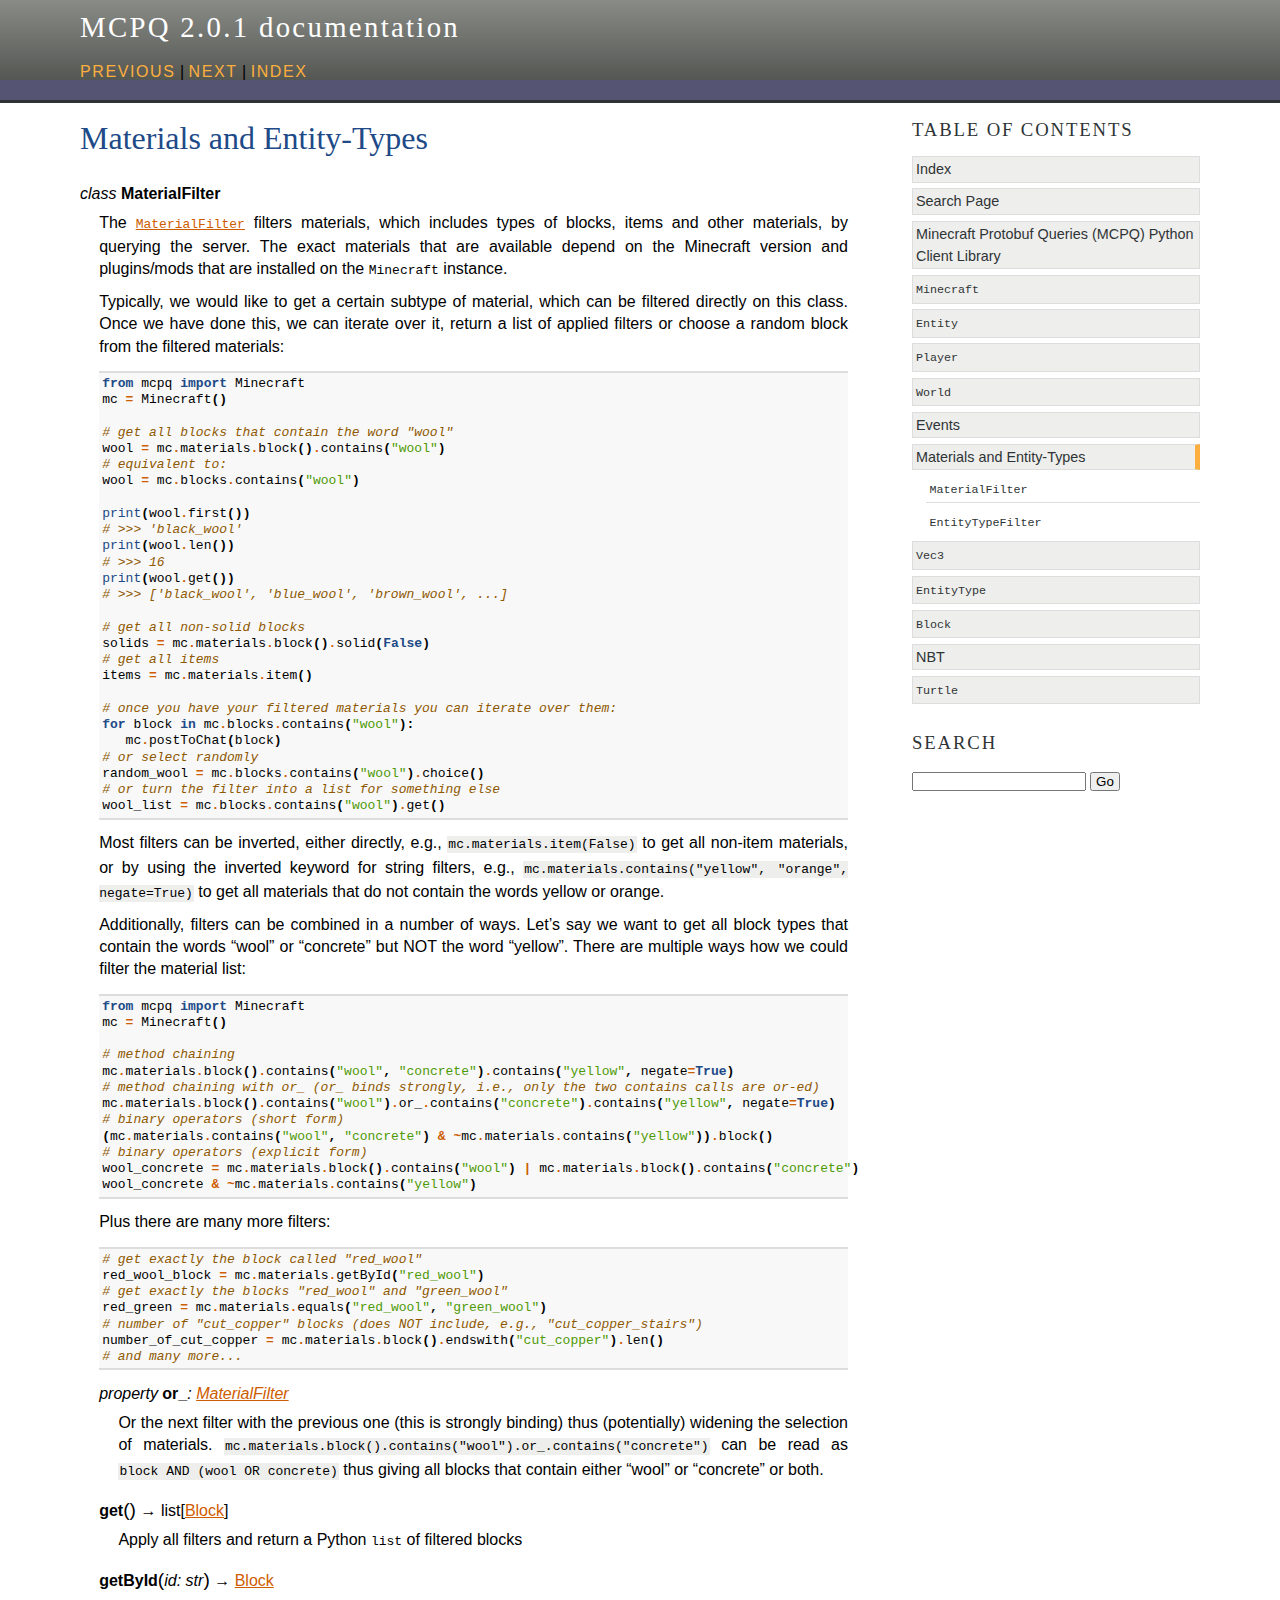
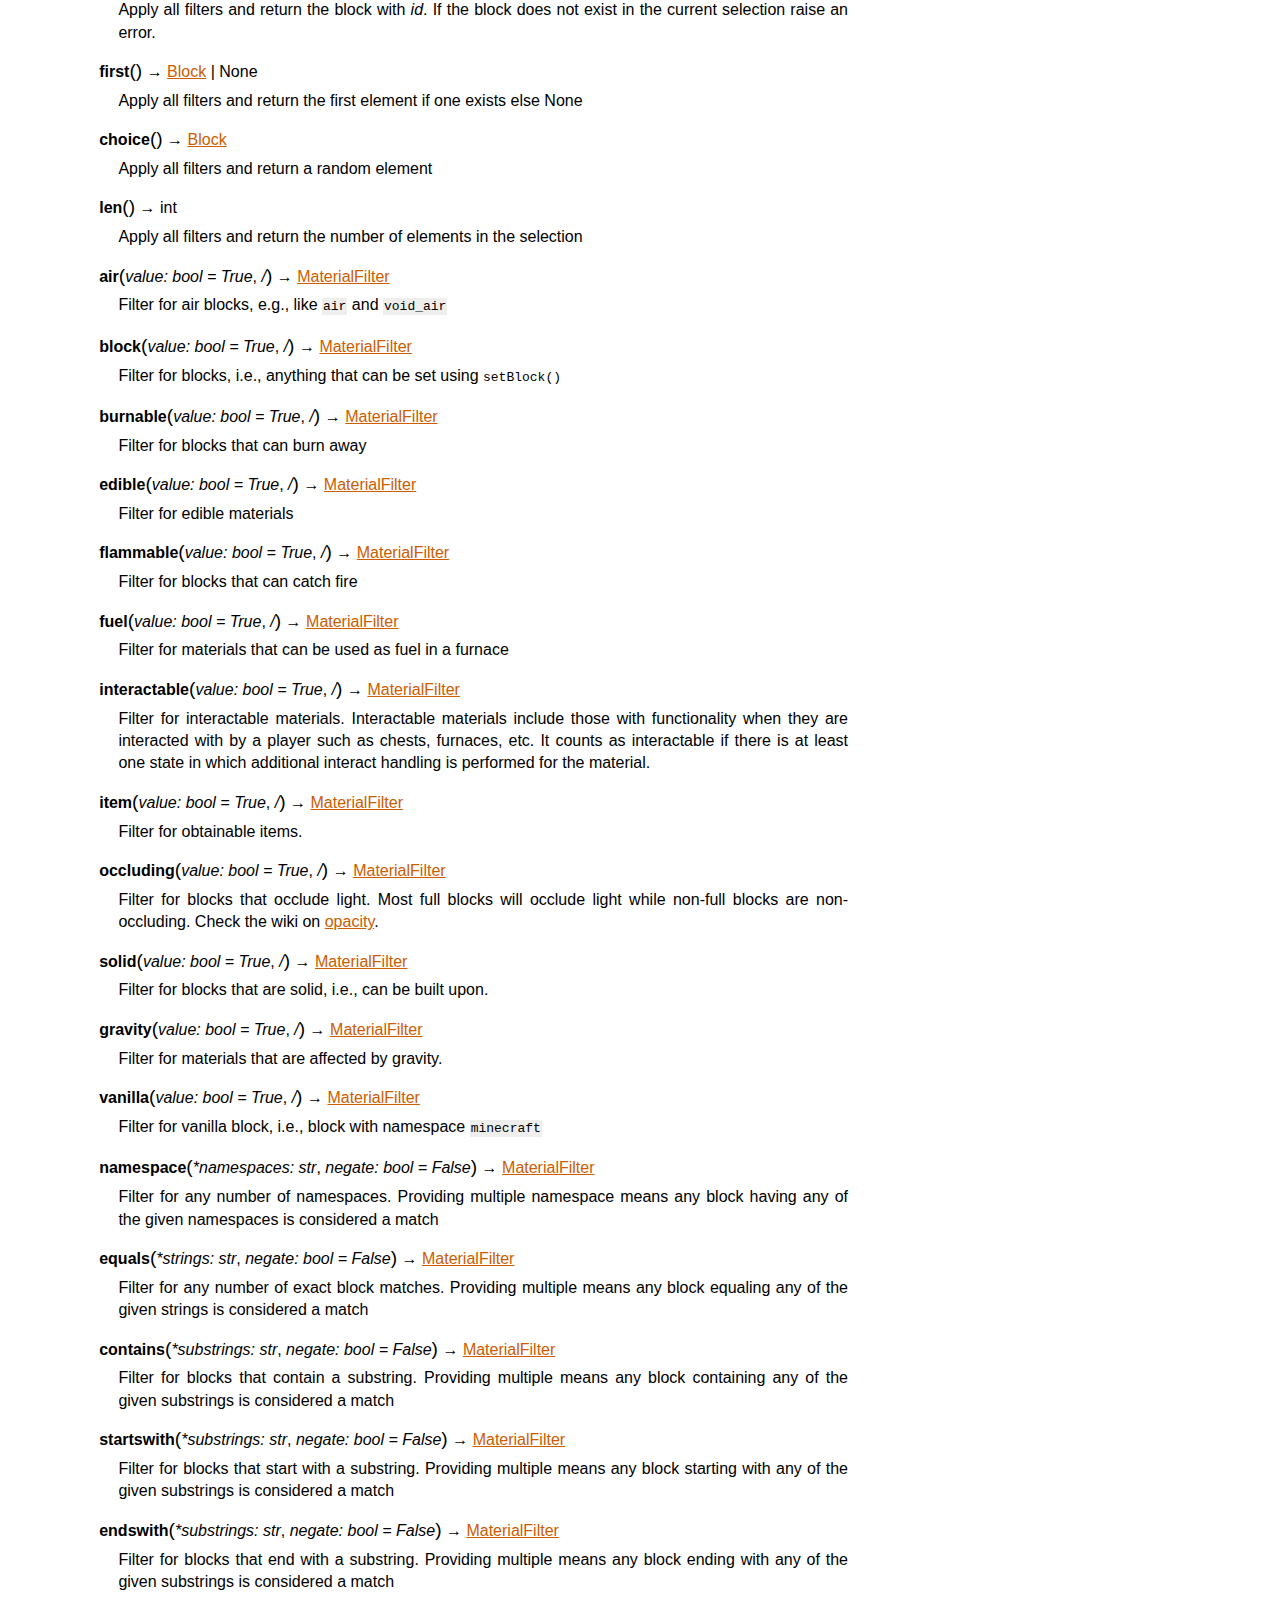
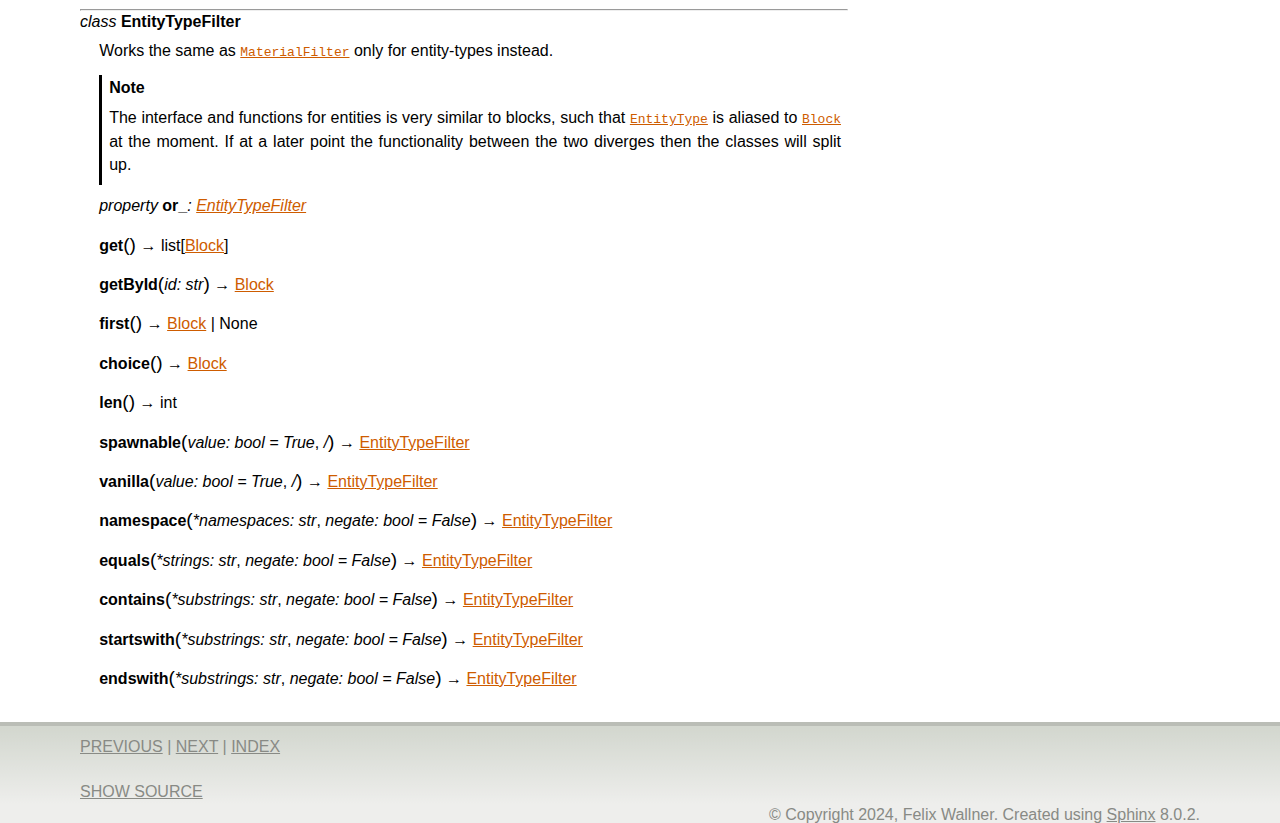
<file: docs/classes/filter.html>
<!DOCTYPE html>

<html lang="en" data-content_root="../">
  <head>
    <meta charset="utf-8" />
    <meta name="viewport" content="width=device-width, initial-scale=1.0" /><meta name="viewport" content="width=device-width, initial-scale=1" />

    <title>Materials and Entity-Types &#8212; MCPQ 2.0.1 documentation</title>
    <link rel="stylesheet" type="text/css" href="../_static/pygments.css?v=a746c00c" />
    <link rel="stylesheet" type="text/css" href="../_static/agogo.css?v=8513425a" />
    <script src="../_static/documentation_options.js?v=f5cff4aa"></script>
    <script src="../_static/doctools.js?v=9a2dae69"></script>
    <script src="../_static/sphinx_highlight.js?v=dc90522c"></script>
    <link rel="index" title="Index" href="../genindex.html" />
    <link rel="search" title="Search" href="../search.html" />
    <link rel="next" title="&lt;no title&gt;" href="vec3.html" />
    <link rel="prev" title="Events" href="events.html" /> 
  </head><body>
    <div class="header-wrapper" role="banner">
      <div class="header">
        <div class="headertitle"><a
          href="../index.html">MCPQ 2.0.1 documentation</a></div>
        <div class="rel" role="navigation" aria-label="Related">
          <a href="events.html" title="Events"
             accesskey="P">previous</a> |
          <a href="vec3.html" title="&lt;no title&gt;"
             accesskey="N">next</a> |
          <a href="../genindex.html" title="General Index"
             accesskey="I">index</a>
        </div>
       </div>
    </div>

    <div class="content-wrapper">
      <div class="content">
        <div class="document">
            
      <div class="documentwrapper">
        <div class="bodywrapper">
          <div class="body" role="main">
            
  <section id="materials-and-entity-types">
<h1>Materials and Entity-Types<a class="headerlink" href="#materials-and-entity-types" title="Link to this heading">¶</a></h1>
<dl class="py class">
<dt class="sig sig-object py" id="mcpq.material.MaterialFilter">
<em class="property"><span class="pre">class</span><span class="w"> </span></em><span class="sig-name descname"><span class="pre">MaterialFilter</span></span><a class="headerlink" href="#mcpq.material.MaterialFilter" title="Link to this definition">¶</a></dt>
<dd><p>The <a class="reference internal" href="#mcpq.material.MaterialFilter" title="mcpq.material.MaterialFilter"><code class="xref py py-class docutils literal notranslate"><span class="pre">MaterialFilter</span></code></a> filters materials, which includes types of blocks, items and other materials, by querying the server.
The exact materials that are available depend on the Minecraft version and plugins/mods that are installed on the <code class="xref py py-class docutils literal notranslate"><span class="pre">Minecraft</span></code> instance.</p>
<p>Typically, we would like to get a certain subtype of material, which can be filtered directly on this class. Once we have done this, we can iterate over it, return a list of applied filters or choose a random block from the filtered materials:</p>
<div class="highlight-default notranslate"><div class="highlight"><pre><span></span><span class="kn">from</span> <span class="nn">mcpq</span> <span class="kn">import</span> <span class="n">Minecraft</span>
<span class="n">mc</span> <span class="o">=</span> <span class="n">Minecraft</span><span class="p">()</span>

<span class="c1"># get all blocks that contain the word &quot;wool&quot;</span>
<span class="n">wool</span> <span class="o">=</span> <span class="n">mc</span><span class="o">.</span><span class="n">materials</span><span class="o">.</span><span class="n">block</span><span class="p">()</span><span class="o">.</span><span class="n">contains</span><span class="p">(</span><span class="s2">&quot;wool&quot;</span><span class="p">)</span>
<span class="c1"># equivalent to:</span>
<span class="n">wool</span> <span class="o">=</span> <span class="n">mc</span><span class="o">.</span><span class="n">blocks</span><span class="o">.</span><span class="n">contains</span><span class="p">(</span><span class="s2">&quot;wool&quot;</span><span class="p">)</span>

<span class="nb">print</span><span class="p">(</span><span class="n">wool</span><span class="o">.</span><span class="n">first</span><span class="p">())</span>
<span class="c1"># &gt;&gt;&gt; &#39;black_wool&#39;</span>
<span class="nb">print</span><span class="p">(</span><span class="n">wool</span><span class="o">.</span><span class="n">len</span><span class="p">())</span>
<span class="c1"># &gt;&gt;&gt; 16</span>
<span class="nb">print</span><span class="p">(</span><span class="n">wool</span><span class="o">.</span><span class="n">get</span><span class="p">())</span>
<span class="c1"># &gt;&gt;&gt; [&#39;black_wool&#39;, &#39;blue_wool&#39;, &#39;brown_wool&#39;, ...]</span>

<span class="c1"># get all non-solid blocks</span>
<span class="n">solids</span> <span class="o">=</span> <span class="n">mc</span><span class="o">.</span><span class="n">materials</span><span class="o">.</span><span class="n">block</span><span class="p">()</span><span class="o">.</span><span class="n">solid</span><span class="p">(</span><span class="kc">False</span><span class="p">)</span>
<span class="c1"># get all items</span>
<span class="n">items</span> <span class="o">=</span> <span class="n">mc</span><span class="o">.</span><span class="n">materials</span><span class="o">.</span><span class="n">item</span><span class="p">()</span>

<span class="c1"># once you have your filtered materials you can iterate over them:</span>
<span class="k">for</span> <span class="n">block</span> <span class="ow">in</span> <span class="n">mc</span><span class="o">.</span><span class="n">blocks</span><span class="o">.</span><span class="n">contains</span><span class="p">(</span><span class="s2">&quot;wool&quot;</span><span class="p">):</span>
   <span class="n">mc</span><span class="o">.</span><span class="n">postToChat</span><span class="p">(</span><span class="n">block</span><span class="p">)</span>
<span class="c1"># or select randomly</span>
<span class="n">random_wool</span> <span class="o">=</span> <span class="n">mc</span><span class="o">.</span><span class="n">blocks</span><span class="o">.</span><span class="n">contains</span><span class="p">(</span><span class="s2">&quot;wool&quot;</span><span class="p">)</span><span class="o">.</span><span class="n">choice</span><span class="p">()</span>
<span class="c1"># or turn the filter into a list for something else</span>
<span class="n">wool_list</span> <span class="o">=</span> <span class="n">mc</span><span class="o">.</span><span class="n">blocks</span><span class="o">.</span><span class="n">contains</span><span class="p">(</span><span class="s2">&quot;wool&quot;</span><span class="p">)</span><span class="o">.</span><span class="n">get</span><span class="p">()</span>
</pre></div>
</div>
<p>Most filters can be inverted, either directly, e.g., <code class="docutils literal notranslate"><span class="pre">mc.materials.item(False)</span></code> to get all non-item materials, or by using the inverted keyword for string filters, e.g., <code class="docutils literal notranslate"><span class="pre">mc.materials.contains(&quot;yellow&quot;,</span> <span class="pre">&quot;orange&quot;,</span> <span class="pre">negate=True)</span></code> to get all materials that do not contain the words yellow or orange.</p>
<p>Additionally, filters can be combined in a number of ways.
Let’s say we want to get all block types that contain the words “wool” or “concrete” but NOT the word “yellow”. There are multiple ways how we could filter the material list:</p>
<div class="highlight-default notranslate"><div class="highlight"><pre><span></span><span class="kn">from</span> <span class="nn">mcpq</span> <span class="kn">import</span> <span class="n">Minecraft</span>
<span class="n">mc</span> <span class="o">=</span> <span class="n">Minecraft</span><span class="p">()</span>

<span class="c1"># method chaining</span>
<span class="n">mc</span><span class="o">.</span><span class="n">materials</span><span class="o">.</span><span class="n">block</span><span class="p">()</span><span class="o">.</span><span class="n">contains</span><span class="p">(</span><span class="s2">&quot;wool&quot;</span><span class="p">,</span> <span class="s2">&quot;concrete&quot;</span><span class="p">)</span><span class="o">.</span><span class="n">contains</span><span class="p">(</span><span class="s2">&quot;yellow&quot;</span><span class="p">,</span> <span class="n">negate</span><span class="o">=</span><span class="kc">True</span><span class="p">)</span>
<span class="c1"># method chaining with or_ (or_ binds strongly, i.e., only the two contains calls are or-ed)</span>
<span class="n">mc</span><span class="o">.</span><span class="n">materials</span><span class="o">.</span><span class="n">block</span><span class="p">()</span><span class="o">.</span><span class="n">contains</span><span class="p">(</span><span class="s2">&quot;wool&quot;</span><span class="p">)</span><span class="o">.</span><span class="n">or_</span><span class="o">.</span><span class="n">contains</span><span class="p">(</span><span class="s2">&quot;concrete&quot;</span><span class="p">)</span><span class="o">.</span><span class="n">contains</span><span class="p">(</span><span class="s2">&quot;yellow&quot;</span><span class="p">,</span> <span class="n">negate</span><span class="o">=</span><span class="kc">True</span><span class="p">)</span>
<span class="c1"># binary operators (short form)</span>
<span class="p">(</span><span class="n">mc</span><span class="o">.</span><span class="n">materials</span><span class="o">.</span><span class="n">contains</span><span class="p">(</span><span class="s2">&quot;wool&quot;</span><span class="p">,</span> <span class="s2">&quot;concrete&quot;</span><span class="p">)</span> <span class="o">&amp;</span> <span class="o">~</span><span class="n">mc</span><span class="o">.</span><span class="n">materials</span><span class="o">.</span><span class="n">contains</span><span class="p">(</span><span class="s2">&quot;yellow&quot;</span><span class="p">))</span><span class="o">.</span><span class="n">block</span><span class="p">()</span>
<span class="c1"># binary operators (explicit form)</span>
<span class="n">wool_concrete</span> <span class="o">=</span> <span class="n">mc</span><span class="o">.</span><span class="n">materials</span><span class="o">.</span><span class="n">block</span><span class="p">()</span><span class="o">.</span><span class="n">contains</span><span class="p">(</span><span class="s2">&quot;wool&quot;</span><span class="p">)</span> <span class="o">|</span> <span class="n">mc</span><span class="o">.</span><span class="n">materials</span><span class="o">.</span><span class="n">block</span><span class="p">()</span><span class="o">.</span><span class="n">contains</span><span class="p">(</span><span class="s2">&quot;concrete&quot;</span><span class="p">)</span>
<span class="n">wool_concrete</span> <span class="o">&amp;</span> <span class="o">~</span><span class="n">mc</span><span class="o">.</span><span class="n">materials</span><span class="o">.</span><span class="n">contains</span><span class="p">(</span><span class="s2">&quot;yellow&quot;</span><span class="p">)</span>
</pre></div>
</div>
<p>Plus there are many more filters:</p>
<div class="highlight-default notranslate"><div class="highlight"><pre><span></span><span class="c1"># get exactly the block called &quot;red_wool&quot;</span>
<span class="n">red_wool_block</span> <span class="o">=</span> <span class="n">mc</span><span class="o">.</span><span class="n">materials</span><span class="o">.</span><span class="n">getById</span><span class="p">(</span><span class="s2">&quot;red_wool&quot;</span><span class="p">)</span>
<span class="c1"># get exactly the blocks &quot;red_wool&quot; and &quot;green_wool&quot;</span>
<span class="n">red_green</span> <span class="o">=</span> <span class="n">mc</span><span class="o">.</span><span class="n">materials</span><span class="o">.</span><span class="n">equals</span><span class="p">(</span><span class="s2">&quot;red_wool&quot;</span><span class="p">,</span> <span class="s2">&quot;green_wool&quot;</span><span class="p">)</span>
<span class="c1"># number of &quot;cut_copper&quot; blocks (does NOT include, e.g., &quot;cut_copper_stairs&quot;)</span>
<span class="n">number_of_cut_copper</span> <span class="o">=</span> <span class="n">mc</span><span class="o">.</span><span class="n">materials</span><span class="o">.</span><span class="n">block</span><span class="p">()</span><span class="o">.</span><span class="n">endswith</span><span class="p">(</span><span class="s2">&quot;cut_copper&quot;</span><span class="p">)</span><span class="o">.</span><span class="n">len</span><span class="p">()</span>
<span class="c1"># and many more...</span>
</pre></div>
</div>
<dl class="py property">
<dt class="sig sig-object py" id="mcpq.material.MaterialFilter.or_">
<em class="property"><span class="pre">property</span><span class="w"> </span></em><span class="sig-name descname"><span class="pre">or_</span></span><em class="property"><span class="p"><span class="pre">:</span></span><span class="w"> </span><a class="reference internal" href="#mcpq.material.MaterialFilter" title="mcpq.material.MaterialFilter"><span class="pre">MaterialFilter</span></a></em><a class="headerlink" href="#mcpq.material.MaterialFilter.or_" title="Link to this definition">¶</a></dt>
<dd><p>Or the next filter with the previous one (this is strongly binding) thus (potentially) widening the selection of materials.
<code class="docutils literal notranslate"><span class="pre">mc.materials.block().contains(&quot;wool&quot;).or_.contains(&quot;concrete&quot;)</span></code> can be read as <code class="docutils literal notranslate"><span class="pre">block</span> <span class="pre">AND</span> <span class="pre">(wool</span> <span class="pre">OR</span> <span class="pre">concrete)</span></code> thus giving all blocks that contain either “wool” or “concrete” or both.</p>
</dd></dl>

<dl class="py method">
<dt class="sig sig-object py" id="mcpq.material.MaterialFilter.get">
<span class="sig-name descname"><span class="pre">get</span></span><span class="sig-paren">(</span><span class="sig-paren">)</span> <span class="sig-return"><span class="sig-return-icon">&#x2192;</span> <span class="sig-return-typehint"><span class="pre">list</span><span class="p"><span class="pre">[</span></span><a class="reference internal" href="block.html#mcpq.nbt.Block" title="mcpq.nbt._block.Block"><span class="pre">Block</span></a><span class="p"><span class="pre">]</span></span></span></span><a class="headerlink" href="#mcpq.material.MaterialFilter.get" title="Link to this definition">¶</a></dt>
<dd><p>Apply all filters and return a Python <code class="xref py py-class docutils literal notranslate"><span class="pre">list</span></code> of filtered blocks</p>
</dd></dl>

<dl class="py method">
<dt class="sig sig-object py" id="mcpq.material.MaterialFilter.getById">
<span class="sig-name descname"><span class="pre">getById</span></span><span class="sig-paren">(</span><em class="sig-param"><span class="n"><span class="pre">id</span></span><span class="p"><span class="pre">:</span></span><span class="w"> </span><span class="n"><span class="pre">str</span></span></em><span class="sig-paren">)</span> <span class="sig-return"><span class="sig-return-icon">&#x2192;</span> <span class="sig-return-typehint"><a class="reference internal" href="block.html#mcpq.nbt.Block" title="mcpq.nbt._block.Block"><span class="pre">Block</span></a></span></span><a class="headerlink" href="#mcpq.material.MaterialFilter.getById" title="Link to this definition">¶</a></dt>
<dd><p>Apply all filters and return the block with <cite>id</cite>.
If the block does not exist in the current selection raise an error.</p>
</dd></dl>

<dl class="py method">
<dt class="sig sig-object py" id="mcpq.material.MaterialFilter.first">
<span class="sig-name descname"><span class="pre">first</span></span><span class="sig-paren">(</span><span class="sig-paren">)</span> <span class="sig-return"><span class="sig-return-icon">&#x2192;</span> <span class="sig-return-typehint"><a class="reference internal" href="block.html#mcpq.nbt.Block" title="mcpq.nbt._block.Block"><span class="pre">Block</span></a><span class="w"> </span><span class="p"><span class="pre">|</span></span><span class="w"> </span><span class="pre">None</span></span></span><a class="headerlink" href="#mcpq.material.MaterialFilter.first" title="Link to this definition">¶</a></dt>
<dd><p>Apply all filters and return the first element if one exists else None</p>
</dd></dl>

<dl class="py method">
<dt class="sig sig-object py" id="mcpq.material.MaterialFilter.choice">
<span class="sig-name descname"><span class="pre">choice</span></span><span class="sig-paren">(</span><span class="sig-paren">)</span> <span class="sig-return"><span class="sig-return-icon">&#x2192;</span> <span class="sig-return-typehint"><a class="reference internal" href="block.html#mcpq.nbt.Block" title="mcpq.nbt._block.Block"><span class="pre">Block</span></a></span></span><a class="headerlink" href="#mcpq.material.MaterialFilter.choice" title="Link to this definition">¶</a></dt>
<dd><p>Apply all filters and return a random element</p>
</dd></dl>

<dl class="py method">
<dt class="sig sig-object py" id="mcpq.material.MaterialFilter.len">
<span class="sig-name descname"><span class="pre">len</span></span><span class="sig-paren">(</span><span class="sig-paren">)</span> <span class="sig-return"><span class="sig-return-icon">&#x2192;</span> <span class="sig-return-typehint"><span class="pre">int</span></span></span><a class="headerlink" href="#mcpq.material.MaterialFilter.len" title="Link to this definition">¶</a></dt>
<dd><p>Apply all filters and return the number of elements in the selection</p>
</dd></dl>

<dl class="py method">
<dt class="sig sig-object py" id="mcpq.material.MaterialFilter.air">
<span class="sig-name descname"><span class="pre">air</span></span><span class="sig-paren">(</span><em class="sig-param"><span class="n"><span class="pre">value</span></span><span class="p"><span class="pre">:</span></span><span class="w"> </span><span class="n"><span class="pre">bool</span></span><span class="w"> </span><span class="o"><span class="pre">=</span></span><span class="w"> </span><span class="default_value"><span class="pre">True</span></span></em>, <em class="sig-param"><span class="o"><span class="pre">/</span></span></em><span class="sig-paren">)</span> <span class="sig-return"><span class="sig-return-icon">&#x2192;</span> <span class="sig-return-typehint"><a class="reference internal" href="#mcpq.material.MaterialFilter" title="mcpq.material.MaterialFilter"><span class="pre">MaterialFilter</span></a></span></span><a class="headerlink" href="#mcpq.material.MaterialFilter.air" title="Link to this definition">¶</a></dt>
<dd><p>Filter for air blocks, e.g., like <code class="docutils literal notranslate"><span class="pre">air</span></code> and <code class="docutils literal notranslate"><span class="pre">void_air</span></code></p>
</dd></dl>

<dl class="py method">
<dt class="sig sig-object py" id="mcpq.material.MaterialFilter.block">
<span class="sig-name descname"><span class="pre">block</span></span><span class="sig-paren">(</span><em class="sig-param"><span class="n"><span class="pre">value</span></span><span class="p"><span class="pre">:</span></span><span class="w"> </span><span class="n"><span class="pre">bool</span></span><span class="w"> </span><span class="o"><span class="pre">=</span></span><span class="w"> </span><span class="default_value"><span class="pre">True</span></span></em>, <em class="sig-param"><span class="o"><span class="pre">/</span></span></em><span class="sig-paren">)</span> <span class="sig-return"><span class="sig-return-icon">&#x2192;</span> <span class="sig-return-typehint"><a class="reference internal" href="#mcpq.material.MaterialFilter" title="mcpq.material.MaterialFilter"><span class="pre">MaterialFilter</span></a></span></span><a class="headerlink" href="#mcpq.material.MaterialFilter.block" title="Link to this definition">¶</a></dt>
<dd><p>Filter for blocks, i.e., anything that can be set using <code class="xref py py-func docutils literal notranslate"><span class="pre">setBlock()</span></code></p>
</dd></dl>

<dl class="py method">
<dt class="sig sig-object py" id="mcpq.material.MaterialFilter.burnable">
<span class="sig-name descname"><span class="pre">burnable</span></span><span class="sig-paren">(</span><em class="sig-param"><span class="n"><span class="pre">value</span></span><span class="p"><span class="pre">:</span></span><span class="w"> </span><span class="n"><span class="pre">bool</span></span><span class="w"> </span><span class="o"><span class="pre">=</span></span><span class="w"> </span><span class="default_value"><span class="pre">True</span></span></em>, <em class="sig-param"><span class="o"><span class="pre">/</span></span></em><span class="sig-paren">)</span> <span class="sig-return"><span class="sig-return-icon">&#x2192;</span> <span class="sig-return-typehint"><a class="reference internal" href="#mcpq.material.MaterialFilter" title="mcpq.material.MaterialFilter"><span class="pre">MaterialFilter</span></a></span></span><a class="headerlink" href="#mcpq.material.MaterialFilter.burnable" title="Link to this definition">¶</a></dt>
<dd><p>Filter for blocks that can burn away</p>
</dd></dl>

<dl class="py method">
<dt class="sig sig-object py" id="mcpq.material.MaterialFilter.edible">
<span class="sig-name descname"><span class="pre">edible</span></span><span class="sig-paren">(</span><em class="sig-param"><span class="n"><span class="pre">value</span></span><span class="p"><span class="pre">:</span></span><span class="w"> </span><span class="n"><span class="pre">bool</span></span><span class="w"> </span><span class="o"><span class="pre">=</span></span><span class="w"> </span><span class="default_value"><span class="pre">True</span></span></em>, <em class="sig-param"><span class="o"><span class="pre">/</span></span></em><span class="sig-paren">)</span> <span class="sig-return"><span class="sig-return-icon">&#x2192;</span> <span class="sig-return-typehint"><a class="reference internal" href="#mcpq.material.MaterialFilter" title="mcpq.material.MaterialFilter"><span class="pre">MaterialFilter</span></a></span></span><a class="headerlink" href="#mcpq.material.MaterialFilter.edible" title="Link to this definition">¶</a></dt>
<dd><p>Filter for edible materials</p>
</dd></dl>

<dl class="py method">
<dt class="sig sig-object py" id="mcpq.material.MaterialFilter.flammable">
<span class="sig-name descname"><span class="pre">flammable</span></span><span class="sig-paren">(</span><em class="sig-param"><span class="n"><span class="pre">value</span></span><span class="p"><span class="pre">:</span></span><span class="w"> </span><span class="n"><span class="pre">bool</span></span><span class="w"> </span><span class="o"><span class="pre">=</span></span><span class="w"> </span><span class="default_value"><span class="pre">True</span></span></em>, <em class="sig-param"><span class="o"><span class="pre">/</span></span></em><span class="sig-paren">)</span> <span class="sig-return"><span class="sig-return-icon">&#x2192;</span> <span class="sig-return-typehint"><a class="reference internal" href="#mcpq.material.MaterialFilter" title="mcpq.material.MaterialFilter"><span class="pre">MaterialFilter</span></a></span></span><a class="headerlink" href="#mcpq.material.MaterialFilter.flammable" title="Link to this definition">¶</a></dt>
<dd><p>Filter for blocks that can catch fire</p>
</dd></dl>

<dl class="py method">
<dt class="sig sig-object py" id="mcpq.material.MaterialFilter.fuel">
<span class="sig-name descname"><span class="pre">fuel</span></span><span class="sig-paren">(</span><em class="sig-param"><span class="n"><span class="pre">value</span></span><span class="p"><span class="pre">:</span></span><span class="w"> </span><span class="n"><span class="pre">bool</span></span><span class="w"> </span><span class="o"><span class="pre">=</span></span><span class="w"> </span><span class="default_value"><span class="pre">True</span></span></em>, <em class="sig-param"><span class="o"><span class="pre">/</span></span></em><span class="sig-paren">)</span> <span class="sig-return"><span class="sig-return-icon">&#x2192;</span> <span class="sig-return-typehint"><a class="reference internal" href="#mcpq.material.MaterialFilter" title="mcpq.material.MaterialFilter"><span class="pre">MaterialFilter</span></a></span></span><a class="headerlink" href="#mcpq.material.MaterialFilter.fuel" title="Link to this definition">¶</a></dt>
<dd><p>Filter for materials that can be used as fuel in a furnace</p>
</dd></dl>

<dl class="py method">
<dt class="sig sig-object py" id="mcpq.material.MaterialFilter.interactable">
<span class="sig-name descname"><span class="pre">interactable</span></span><span class="sig-paren">(</span><em class="sig-param"><span class="n"><span class="pre">value</span></span><span class="p"><span class="pre">:</span></span><span class="w"> </span><span class="n"><span class="pre">bool</span></span><span class="w"> </span><span class="o"><span class="pre">=</span></span><span class="w"> </span><span class="default_value"><span class="pre">True</span></span></em>, <em class="sig-param"><span class="o"><span class="pre">/</span></span></em><span class="sig-paren">)</span> <span class="sig-return"><span class="sig-return-icon">&#x2192;</span> <span class="sig-return-typehint"><a class="reference internal" href="#mcpq.material.MaterialFilter" title="mcpq.material.MaterialFilter"><span class="pre">MaterialFilter</span></a></span></span><a class="headerlink" href="#mcpq.material.MaterialFilter.interactable" title="Link to this definition">¶</a></dt>
<dd><p>Filter for interactable materials. Interactable materials include those with functionality when they are interacted with by a player such as chests, furnaces, etc. It counts as interactable if there is at least one state in which additional interact handling is performed for the material.</p>
</dd></dl>

<dl class="py method">
<dt class="sig sig-object py" id="mcpq.material.MaterialFilter.item">
<span class="sig-name descname"><span class="pre">item</span></span><span class="sig-paren">(</span><em class="sig-param"><span class="n"><span class="pre">value</span></span><span class="p"><span class="pre">:</span></span><span class="w"> </span><span class="n"><span class="pre">bool</span></span><span class="w"> </span><span class="o"><span class="pre">=</span></span><span class="w"> </span><span class="default_value"><span class="pre">True</span></span></em>, <em class="sig-param"><span class="o"><span class="pre">/</span></span></em><span class="sig-paren">)</span> <span class="sig-return"><span class="sig-return-icon">&#x2192;</span> <span class="sig-return-typehint"><a class="reference internal" href="#mcpq.material.MaterialFilter" title="mcpq.material.MaterialFilter"><span class="pre">MaterialFilter</span></a></span></span><a class="headerlink" href="#mcpq.material.MaterialFilter.item" title="Link to this definition">¶</a></dt>
<dd><p>Filter for obtainable items.</p>
</dd></dl>

<dl class="py method">
<dt class="sig sig-object py" id="mcpq.material.MaterialFilter.occluding">
<span class="sig-name descname"><span class="pre">occluding</span></span><span class="sig-paren">(</span><em class="sig-param"><span class="n"><span class="pre">value</span></span><span class="p"><span class="pre">:</span></span><span class="w"> </span><span class="n"><span class="pre">bool</span></span><span class="w"> </span><span class="o"><span class="pre">=</span></span><span class="w"> </span><span class="default_value"><span class="pre">True</span></span></em>, <em class="sig-param"><span class="o"><span class="pre">/</span></span></em><span class="sig-paren">)</span> <span class="sig-return"><span class="sig-return-icon">&#x2192;</span> <span class="sig-return-typehint"><a class="reference internal" href="#mcpq.material.MaterialFilter" title="mcpq.material.MaterialFilter"><span class="pre">MaterialFilter</span></a></span></span><a class="headerlink" href="#mcpq.material.MaterialFilter.occluding" title="Link to this definition">¶</a></dt>
<dd><p>Filter for blocks that occlude light. Most full blocks will occlude light while non-full blocks are non-occluding.
Check the wiki on <a class="reference external" href="https://minecraft.wiki/w/Opacity">opacity</a>.</p>
</dd></dl>

<dl class="py method">
<dt class="sig sig-object py" id="mcpq.material.MaterialFilter.solid">
<span class="sig-name descname"><span class="pre">solid</span></span><span class="sig-paren">(</span><em class="sig-param"><span class="n"><span class="pre">value</span></span><span class="p"><span class="pre">:</span></span><span class="w"> </span><span class="n"><span class="pre">bool</span></span><span class="w"> </span><span class="o"><span class="pre">=</span></span><span class="w"> </span><span class="default_value"><span class="pre">True</span></span></em>, <em class="sig-param"><span class="o"><span class="pre">/</span></span></em><span class="sig-paren">)</span> <span class="sig-return"><span class="sig-return-icon">&#x2192;</span> <span class="sig-return-typehint"><a class="reference internal" href="#mcpq.material.MaterialFilter" title="mcpq.material.MaterialFilter"><span class="pre">MaterialFilter</span></a></span></span><a class="headerlink" href="#mcpq.material.MaterialFilter.solid" title="Link to this definition">¶</a></dt>
<dd><p>Filter for blocks that are solid, i.e., can be built upon.</p>
</dd></dl>

<dl class="py method">
<dt class="sig sig-object py" id="mcpq.material.MaterialFilter.gravity">
<span class="sig-name descname"><span class="pre">gravity</span></span><span class="sig-paren">(</span><em class="sig-param"><span class="n"><span class="pre">value</span></span><span class="p"><span class="pre">:</span></span><span class="w"> </span><span class="n"><span class="pre">bool</span></span><span class="w"> </span><span class="o"><span class="pre">=</span></span><span class="w"> </span><span class="default_value"><span class="pre">True</span></span></em>, <em class="sig-param"><span class="o"><span class="pre">/</span></span></em><span class="sig-paren">)</span> <span class="sig-return"><span class="sig-return-icon">&#x2192;</span> <span class="sig-return-typehint"><a class="reference internal" href="#mcpq.material.MaterialFilter" title="mcpq.material.MaterialFilter"><span class="pre">MaterialFilter</span></a></span></span><a class="headerlink" href="#mcpq.material.MaterialFilter.gravity" title="Link to this definition">¶</a></dt>
<dd><p>Filter for materials that are affected by gravity.</p>
</dd></dl>

<dl class="py method">
<dt class="sig sig-object py" id="mcpq.material.MaterialFilter.vanilla">
<span class="sig-name descname"><span class="pre">vanilla</span></span><span class="sig-paren">(</span><em class="sig-param"><span class="n"><span class="pre">value</span></span><span class="p"><span class="pre">:</span></span><span class="w"> </span><span class="n"><span class="pre">bool</span></span><span class="w"> </span><span class="o"><span class="pre">=</span></span><span class="w"> </span><span class="default_value"><span class="pre">True</span></span></em>, <em class="sig-param"><span class="o"><span class="pre">/</span></span></em><span class="sig-paren">)</span> <span class="sig-return"><span class="sig-return-icon">&#x2192;</span> <span class="sig-return-typehint"><a class="reference internal" href="#mcpq.material.MaterialFilter" title="mcpq.material.MaterialFilter"><span class="pre">MaterialFilter</span></a></span></span><a class="headerlink" href="#mcpq.material.MaterialFilter.vanilla" title="Link to this definition">¶</a></dt>
<dd><p>Filter for vanilla block, i.e., block with namespace <code class="docutils literal notranslate"><span class="pre">minecraft</span></code></p>
</dd></dl>

<dl class="py method">
<dt class="sig sig-object py" id="mcpq.material.MaterialFilter.namespace">
<span class="sig-name descname"><span class="pre">namespace</span></span><span class="sig-paren">(</span><em class="sig-param"><span class="o"><span class="pre">*</span></span><span class="n"><span class="pre">namespaces</span></span><span class="p"><span class="pre">:</span></span><span class="w"> </span><span class="n"><span class="pre">str</span></span></em>, <em class="sig-param"><span class="n"><span class="pre">negate</span></span><span class="p"><span class="pre">:</span></span><span class="w"> </span><span class="n"><span class="pre">bool</span></span><span class="w"> </span><span class="o"><span class="pre">=</span></span><span class="w"> </span><span class="default_value"><span class="pre">False</span></span></em><span class="sig-paren">)</span> <span class="sig-return"><span class="sig-return-icon">&#x2192;</span> <span class="sig-return-typehint"><a class="reference internal" href="#mcpq.material.MaterialFilter" title="mcpq.material.MaterialFilter"><span class="pre">MaterialFilter</span></a></span></span><a class="headerlink" href="#mcpq.material.MaterialFilter.namespace" title="Link to this definition">¶</a></dt>
<dd><p>Filter for any number of namespaces. Providing multiple namespace means any block having any of the given namespaces is considered a match</p>
</dd></dl>

<dl class="py method">
<dt class="sig sig-object py" id="mcpq.material.MaterialFilter.equals">
<span class="sig-name descname"><span class="pre">equals</span></span><span class="sig-paren">(</span><em class="sig-param"><span class="o"><span class="pre">*</span></span><span class="n"><span class="pre">strings</span></span><span class="p"><span class="pre">:</span></span><span class="w"> </span><span class="n"><span class="pre">str</span></span></em>, <em class="sig-param"><span class="n"><span class="pre">negate</span></span><span class="p"><span class="pre">:</span></span><span class="w"> </span><span class="n"><span class="pre">bool</span></span><span class="w"> </span><span class="o"><span class="pre">=</span></span><span class="w"> </span><span class="default_value"><span class="pre">False</span></span></em><span class="sig-paren">)</span> <span class="sig-return"><span class="sig-return-icon">&#x2192;</span> <span class="sig-return-typehint"><a class="reference internal" href="#mcpq.material.MaterialFilter" title="mcpq.material.MaterialFilter"><span class="pre">MaterialFilter</span></a></span></span><a class="headerlink" href="#mcpq.material.MaterialFilter.equals" title="Link to this definition">¶</a></dt>
<dd><p>Filter for any number of exact block matches. Providing multiple means any block equaling any of the given strings is considered a match</p>
</dd></dl>

<dl class="py method">
<dt class="sig sig-object py" id="mcpq.material.MaterialFilter.contains">
<span class="sig-name descname"><span class="pre">contains</span></span><span class="sig-paren">(</span><em class="sig-param"><span class="o"><span class="pre">*</span></span><span class="n"><span class="pre">substrings</span></span><span class="p"><span class="pre">:</span></span><span class="w"> </span><span class="n"><span class="pre">str</span></span></em>, <em class="sig-param"><span class="n"><span class="pre">negate</span></span><span class="p"><span class="pre">:</span></span><span class="w"> </span><span class="n"><span class="pre">bool</span></span><span class="w"> </span><span class="o"><span class="pre">=</span></span><span class="w"> </span><span class="default_value"><span class="pre">False</span></span></em><span class="sig-paren">)</span> <span class="sig-return"><span class="sig-return-icon">&#x2192;</span> <span class="sig-return-typehint"><a class="reference internal" href="#mcpq.material.MaterialFilter" title="mcpq.material.MaterialFilter"><span class="pre">MaterialFilter</span></a></span></span><a class="headerlink" href="#mcpq.material.MaterialFilter.contains" title="Link to this definition">¶</a></dt>
<dd><p>Filter for blocks that contain a substring. Providing multiple means any block containing any of the given substrings is considered a match</p>
</dd></dl>

<dl class="py method">
<dt class="sig sig-object py" id="mcpq.material.MaterialFilter.startswith">
<span class="sig-name descname"><span class="pre">startswith</span></span><span class="sig-paren">(</span><em class="sig-param"><span class="o"><span class="pre">*</span></span><span class="n"><span class="pre">substrings</span></span><span class="p"><span class="pre">:</span></span><span class="w"> </span><span class="n"><span class="pre">str</span></span></em>, <em class="sig-param"><span class="n"><span class="pre">negate</span></span><span class="p"><span class="pre">:</span></span><span class="w"> </span><span class="n"><span class="pre">bool</span></span><span class="w"> </span><span class="o"><span class="pre">=</span></span><span class="w"> </span><span class="default_value"><span class="pre">False</span></span></em><span class="sig-paren">)</span> <span class="sig-return"><span class="sig-return-icon">&#x2192;</span> <span class="sig-return-typehint"><a class="reference internal" href="#mcpq.material.MaterialFilter" title="mcpq.material.MaterialFilter"><span class="pre">MaterialFilter</span></a></span></span><a class="headerlink" href="#mcpq.material.MaterialFilter.startswith" title="Link to this definition">¶</a></dt>
<dd><p>Filter for blocks that start with a substring. Providing multiple means any block starting with any of the given substrings is considered a match</p>
</dd></dl>

<dl class="py method">
<dt class="sig sig-object py" id="mcpq.material.MaterialFilter.endswith">
<span class="sig-name descname"><span class="pre">endswith</span></span><span class="sig-paren">(</span><em class="sig-param"><span class="o"><span class="pre">*</span></span><span class="n"><span class="pre">substrings</span></span><span class="p"><span class="pre">:</span></span><span class="w"> </span><span class="n"><span class="pre">str</span></span></em>, <em class="sig-param"><span class="n"><span class="pre">negate</span></span><span class="p"><span class="pre">:</span></span><span class="w"> </span><span class="n"><span class="pre">bool</span></span><span class="w"> </span><span class="o"><span class="pre">=</span></span><span class="w"> </span><span class="default_value"><span class="pre">False</span></span></em><span class="sig-paren">)</span> <span class="sig-return"><span class="sig-return-icon">&#x2192;</span> <span class="sig-return-typehint"><a class="reference internal" href="#mcpq.material.MaterialFilter" title="mcpq.material.MaterialFilter"><span class="pre">MaterialFilter</span></a></span></span><a class="headerlink" href="#mcpq.material.MaterialFilter.endswith" title="Link to this definition">¶</a></dt>
<dd><p>Filter for blocks that end with a substring. Providing multiple means any block ending with any of the given substrings is considered a match</p>
</dd></dl>

</dd></dl>

<hr class="docutils" />
<dl class="py class">
<dt class="sig sig-object py" id="mcpq.entitytype.EntityTypeFilter">
<em class="property"><span class="pre">class</span><span class="w"> </span></em><span class="sig-name descname"><span class="pre">EntityTypeFilter</span></span><a class="headerlink" href="#mcpq.entitytype.EntityTypeFilter" title="Link to this definition">¶</a></dt>
<dd><p>Works the same as <a class="reference internal" href="#mcpq.material.MaterialFilter" title="mcpq.material.MaterialFilter"><code class="xref py py-class docutils literal notranslate"><span class="pre">MaterialFilter</span></code></a> only for entity-types instead.</p>
<div class="admonition note">
<p class="admonition-title">Note</p>
<p>The interface and functions for entities is very similar to blocks, such that <a class="reference internal" href="block.html#mcpq.nbt.EntityType" title="mcpq.nbt.EntityType"><code class="xref py py-class docutils literal notranslate"><span class="pre">EntityType</span></code></a> is aliased to <a class="reference internal" href="block.html#mcpq.nbt.Block" title="mcpq.nbt.Block"><code class="xref py py-class docutils literal notranslate"><span class="pre">Block</span></code></a> at the moment.
If at a later point the functionality between the two diverges then the classes will split up.</p>
</div>
<dl class="py property">
<dt class="sig sig-object py" id="mcpq.entitytype.EntityTypeFilter.or_">
<em class="property"><span class="pre">property</span><span class="w"> </span></em><span class="sig-name descname"><span class="pre">or_</span></span><em class="property"><span class="p"><span class="pre">:</span></span><span class="w"> </span><a class="reference internal" href="#mcpq.entitytype.EntityTypeFilter" title="mcpq.entitytype.EntityTypeFilter"><span class="pre">EntityTypeFilter</span></a></em><a class="headerlink" href="#mcpq.entitytype.EntityTypeFilter.or_" title="Link to this definition">¶</a></dt>
<dd></dd></dl>

<dl class="py method">
<dt class="sig sig-object py" id="mcpq.entitytype.EntityTypeFilter.get">
<span class="sig-name descname"><span class="pre">get</span></span><span class="sig-paren">(</span><span class="sig-paren">)</span> <span class="sig-return"><span class="sig-return-icon">&#x2192;</span> <span class="sig-return-typehint"><span class="pre">list</span><span class="p"><span class="pre">[</span></span><a class="reference internal" href="block.html#mcpq.nbt.Block" title="mcpq.nbt._block.Block"><span class="pre">Block</span></a><span class="p"><span class="pre">]</span></span></span></span><a class="headerlink" href="#mcpq.entitytype.EntityTypeFilter.get" title="Link to this definition">¶</a></dt>
<dd></dd></dl>

<dl class="py method">
<dt class="sig sig-object py" id="mcpq.entitytype.EntityTypeFilter.getById">
<span class="sig-name descname"><span class="pre">getById</span></span><span class="sig-paren">(</span><em class="sig-param"><span class="n"><span class="pre">id</span></span><span class="p"><span class="pre">:</span></span><span class="w"> </span><span class="n"><span class="pre">str</span></span></em><span class="sig-paren">)</span> <span class="sig-return"><span class="sig-return-icon">&#x2192;</span> <span class="sig-return-typehint"><a class="reference internal" href="block.html#mcpq.nbt.Block" title="mcpq.nbt._block.Block"><span class="pre">Block</span></a></span></span><a class="headerlink" href="#mcpq.entitytype.EntityTypeFilter.getById" title="Link to this definition">¶</a></dt>
<dd></dd></dl>

<dl class="py method">
<dt class="sig sig-object py" id="mcpq.entitytype.EntityTypeFilter.first">
<span class="sig-name descname"><span class="pre">first</span></span><span class="sig-paren">(</span><span class="sig-paren">)</span> <span class="sig-return"><span class="sig-return-icon">&#x2192;</span> <span class="sig-return-typehint"><a class="reference internal" href="block.html#mcpq.nbt.Block" title="mcpq.nbt._block.Block"><span class="pre">Block</span></a><span class="w"> </span><span class="p"><span class="pre">|</span></span><span class="w"> </span><span class="pre">None</span></span></span><a class="headerlink" href="#mcpq.entitytype.EntityTypeFilter.first" title="Link to this definition">¶</a></dt>
<dd></dd></dl>

<dl class="py method">
<dt class="sig sig-object py" id="mcpq.entitytype.EntityTypeFilter.choice">
<span class="sig-name descname"><span class="pre">choice</span></span><span class="sig-paren">(</span><span class="sig-paren">)</span> <span class="sig-return"><span class="sig-return-icon">&#x2192;</span> <span class="sig-return-typehint"><a class="reference internal" href="block.html#mcpq.nbt.Block" title="mcpq.nbt._block.Block"><span class="pre">Block</span></a></span></span><a class="headerlink" href="#mcpq.entitytype.EntityTypeFilter.choice" title="Link to this definition">¶</a></dt>
<dd></dd></dl>

<dl class="py method">
<dt class="sig sig-object py" id="mcpq.entitytype.EntityTypeFilter.len">
<span class="sig-name descname"><span class="pre">len</span></span><span class="sig-paren">(</span><span class="sig-paren">)</span> <span class="sig-return"><span class="sig-return-icon">&#x2192;</span> <span class="sig-return-typehint"><span class="pre">int</span></span></span><a class="headerlink" href="#mcpq.entitytype.EntityTypeFilter.len" title="Link to this definition">¶</a></dt>
<dd></dd></dl>

<dl class="py method">
<dt class="sig sig-object py" id="mcpq.entitytype.EntityTypeFilter.spawnable">
<span class="sig-name descname"><span class="pre">spawnable</span></span><span class="sig-paren">(</span><em class="sig-param"><span class="n"><span class="pre">value</span></span><span class="p"><span class="pre">:</span></span><span class="w"> </span><span class="n"><span class="pre">bool</span></span><span class="w"> </span><span class="o"><span class="pre">=</span></span><span class="w"> </span><span class="default_value"><span class="pre">True</span></span></em>, <em class="sig-param"><span class="o"><span class="pre">/</span></span></em><span class="sig-paren">)</span> <span class="sig-return"><span class="sig-return-icon">&#x2192;</span> <span class="sig-return-typehint"><a class="reference internal" href="#mcpq.entitytype.EntityTypeFilter" title="mcpq.entitytype.EntityTypeFilter"><span class="pre">EntityTypeFilter</span></a></span></span><a class="headerlink" href="#mcpq.entitytype.EntityTypeFilter.spawnable" title="Link to this definition">¶</a></dt>
<dd></dd></dl>

<dl class="py method">
<dt class="sig sig-object py" id="mcpq.entitytype.EntityTypeFilter.vanilla">
<span class="sig-name descname"><span class="pre">vanilla</span></span><span class="sig-paren">(</span><em class="sig-param"><span class="n"><span class="pre">value</span></span><span class="p"><span class="pre">:</span></span><span class="w"> </span><span class="n"><span class="pre">bool</span></span><span class="w"> </span><span class="o"><span class="pre">=</span></span><span class="w"> </span><span class="default_value"><span class="pre">True</span></span></em>, <em class="sig-param"><span class="o"><span class="pre">/</span></span></em><span class="sig-paren">)</span> <span class="sig-return"><span class="sig-return-icon">&#x2192;</span> <span class="sig-return-typehint"><a class="reference internal" href="#mcpq.entitytype.EntityTypeFilter" title="mcpq.entitytype.EntityTypeFilter"><span class="pre">EntityTypeFilter</span></a></span></span><a class="headerlink" href="#mcpq.entitytype.EntityTypeFilter.vanilla" title="Link to this definition">¶</a></dt>
<dd></dd></dl>

<dl class="py method">
<dt class="sig sig-object py" id="mcpq.entitytype.EntityTypeFilter.namespace">
<span class="sig-name descname"><span class="pre">namespace</span></span><span class="sig-paren">(</span><em class="sig-param"><span class="o"><span class="pre">*</span></span><span class="n"><span class="pre">namespaces</span></span><span class="p"><span class="pre">:</span></span><span class="w"> </span><span class="n"><span class="pre">str</span></span></em>, <em class="sig-param"><span class="n"><span class="pre">negate</span></span><span class="p"><span class="pre">:</span></span><span class="w"> </span><span class="n"><span class="pre">bool</span></span><span class="w"> </span><span class="o"><span class="pre">=</span></span><span class="w"> </span><span class="default_value"><span class="pre">False</span></span></em><span class="sig-paren">)</span> <span class="sig-return"><span class="sig-return-icon">&#x2192;</span> <span class="sig-return-typehint"><a class="reference internal" href="#mcpq.entitytype.EntityTypeFilter" title="mcpq.entitytype.EntityTypeFilter"><span class="pre">EntityTypeFilter</span></a></span></span><a class="headerlink" href="#mcpq.entitytype.EntityTypeFilter.namespace" title="Link to this definition">¶</a></dt>
<dd></dd></dl>

<dl class="py method">
<dt class="sig sig-object py" id="mcpq.entitytype.EntityTypeFilter.equals">
<span class="sig-name descname"><span class="pre">equals</span></span><span class="sig-paren">(</span><em class="sig-param"><span class="o"><span class="pre">*</span></span><span class="n"><span class="pre">strings</span></span><span class="p"><span class="pre">:</span></span><span class="w"> </span><span class="n"><span class="pre">str</span></span></em>, <em class="sig-param"><span class="n"><span class="pre">negate</span></span><span class="p"><span class="pre">:</span></span><span class="w"> </span><span class="n"><span class="pre">bool</span></span><span class="w"> </span><span class="o"><span class="pre">=</span></span><span class="w"> </span><span class="default_value"><span class="pre">False</span></span></em><span class="sig-paren">)</span> <span class="sig-return"><span class="sig-return-icon">&#x2192;</span> <span class="sig-return-typehint"><a class="reference internal" href="#mcpq.entitytype.EntityTypeFilter" title="mcpq.entitytype.EntityTypeFilter"><span class="pre">EntityTypeFilter</span></a></span></span><a class="headerlink" href="#mcpq.entitytype.EntityTypeFilter.equals" title="Link to this definition">¶</a></dt>
<dd></dd></dl>

<dl class="py method">
<dt class="sig sig-object py" id="mcpq.entitytype.EntityTypeFilter.contains">
<span class="sig-name descname"><span class="pre">contains</span></span><span class="sig-paren">(</span><em class="sig-param"><span class="o"><span class="pre">*</span></span><span class="n"><span class="pre">substrings</span></span><span class="p"><span class="pre">:</span></span><span class="w"> </span><span class="n"><span class="pre">str</span></span></em>, <em class="sig-param"><span class="n"><span class="pre">negate</span></span><span class="p"><span class="pre">:</span></span><span class="w"> </span><span class="n"><span class="pre">bool</span></span><span class="w"> </span><span class="o"><span class="pre">=</span></span><span class="w"> </span><span class="default_value"><span class="pre">False</span></span></em><span class="sig-paren">)</span> <span class="sig-return"><span class="sig-return-icon">&#x2192;</span> <span class="sig-return-typehint"><a class="reference internal" href="#mcpq.entitytype.EntityTypeFilter" title="mcpq.entitytype.EntityTypeFilter"><span class="pre">EntityTypeFilter</span></a></span></span><a class="headerlink" href="#mcpq.entitytype.EntityTypeFilter.contains" title="Link to this definition">¶</a></dt>
<dd></dd></dl>

<dl class="py method">
<dt class="sig sig-object py" id="mcpq.entitytype.EntityTypeFilter.startswith">
<span class="sig-name descname"><span class="pre">startswith</span></span><span class="sig-paren">(</span><em class="sig-param"><span class="o"><span class="pre">*</span></span><span class="n"><span class="pre">substrings</span></span><span class="p"><span class="pre">:</span></span><span class="w"> </span><span class="n"><span class="pre">str</span></span></em>, <em class="sig-param"><span class="n"><span class="pre">negate</span></span><span class="p"><span class="pre">:</span></span><span class="w"> </span><span class="n"><span class="pre">bool</span></span><span class="w"> </span><span class="o"><span class="pre">=</span></span><span class="w"> </span><span class="default_value"><span class="pre">False</span></span></em><span class="sig-paren">)</span> <span class="sig-return"><span class="sig-return-icon">&#x2192;</span> <span class="sig-return-typehint"><a class="reference internal" href="#mcpq.entitytype.EntityTypeFilter" title="mcpq.entitytype.EntityTypeFilter"><span class="pre">EntityTypeFilter</span></a></span></span><a class="headerlink" href="#mcpq.entitytype.EntityTypeFilter.startswith" title="Link to this definition">¶</a></dt>
<dd></dd></dl>

<dl class="py method">
<dt class="sig sig-object py" id="mcpq.entitytype.EntityTypeFilter.endswith">
<span class="sig-name descname"><span class="pre">endswith</span></span><span class="sig-paren">(</span><em class="sig-param"><span class="o"><span class="pre">*</span></span><span class="n"><span class="pre">substrings</span></span><span class="p"><span class="pre">:</span></span><span class="w"> </span><span class="n"><span class="pre">str</span></span></em>, <em class="sig-param"><span class="n"><span class="pre">negate</span></span><span class="p"><span class="pre">:</span></span><span class="w"> </span><span class="n"><span class="pre">bool</span></span><span class="w"> </span><span class="o"><span class="pre">=</span></span><span class="w"> </span><span class="default_value"><span class="pre">False</span></span></em><span class="sig-paren">)</span> <span class="sig-return"><span class="sig-return-icon">&#x2192;</span> <span class="sig-return-typehint"><a class="reference internal" href="#mcpq.entitytype.EntityTypeFilter" title="mcpq.entitytype.EntityTypeFilter"><span class="pre">EntityTypeFilter</span></a></span></span><a class="headerlink" href="#mcpq.entitytype.EntityTypeFilter.endswith" title="Link to this definition">¶</a></dt>
<dd></dd></dl>

</dd></dl>

</section>


            <div class="clearer"></div>
          </div>
        </div>
      </div>
        </div>
        <div class="sidebar">
          
          <h3>Table of Contents</h3>
          <ul class="current">
<li class="toctree-l1"><a class="reference internal" href="../genindex.html">Index</a></li>
<li class="toctree-l1"><a class="reference internal" href="../search.html">Search Page</a></li>
<li class="toctree-l1"><a class="reference internal" href="../readme_link.html">Minecraft Protobuf Queries (MCPQ) Python Client Library</a></li>
<li class="toctree-l1"><a class="reference internal" href="minecraft.html"><code class="docutils literal notranslate"><span class="pre">Minecraft</span></code></a></li>
<li class="toctree-l1"><a class="reference internal" href="entity.html"><code class="docutils literal notranslate"><span class="pre">Entity</span></code></a></li>
<li class="toctree-l1"><a class="reference internal" href="player.html"><code class="docutils literal notranslate"><span class="pre">Player</span></code></a></li>
<li class="toctree-l1"><a class="reference internal" href="world.html"><code class="docutils literal notranslate"><span class="pre">World</span></code></a></li>
<li class="toctree-l1"><a class="reference internal" href="events.html">Events</a></li>
<li class="toctree-l1 current"><a class="current reference internal" href="#">Materials and Entity-Types</a><ul>
<li class="toctree-l2"><a class="reference internal" href="#mcpq.material.MaterialFilter"><code class="docutils literal notranslate"><span class="pre">MaterialFilter</span></code></a></li>
<li class="toctree-l2"><a class="reference internal" href="#mcpq.entitytype.EntityTypeFilter"><code class="docutils literal notranslate"><span class="pre">EntityTypeFilter</span></code></a></li>
</ul>
</li>
<li class="toctree-l1"><a class="reference internal" href="vec3.html"><code class="docutils literal notranslate"><span class="pre">Vec3</span></code></a></li>
<li class="toctree-l1"><a class="reference internal" href="block.html"><code class="docutils literal notranslate"><span class="pre">EntityType</span></code></a></li>
<li class="toctree-l1"><a class="reference internal" href="block.html#mcpq.nbt.Block"><code class="docutils literal notranslate"><span class="pre">Block</span></code></a></li>
<li class="toctree-l1"><a class="reference internal" href="nbt.html">NBT</a></li>
<li class="toctree-l1"><a class="reference internal" href="turtle.html"><code class="docutils literal notranslate"><span class="pre">Turtle</span></code></a></li>
</ul>

          <search role="search">
            <h3 style="margin-top: 1.5em;">Search</h3>
            <form class="search" action="../search.html" method="get">
                <input type="text" name="q" />
                <input type="submit" value="Go" />
            </form>
          </search>

        </div>
        <div class="clearer"></div>
      </div>
    </div>

    <div class="footer-wrapper">
      <div class="footer">
        <div class="left">
          <div role="navigation" aria-label="Related">
            <a href="events.html" title="Events"
              >previous</a> |
            <a href="vec3.html" title="&lt;no title&gt;"
              >next</a> |
            <a href="../genindex.html" title="General Index"
              >index</a>
          </div>
          <div role="note" aria-label="source link">
              <br/>
              <a href="../_sources/classes/filter.rst.txt"
                rel="nofollow">Show Source</a>
          </div>
        </div>

        <div class="right">
          
    <div class="footer" role="contentinfo">
    &#169; Copyright 2024, Felix Wallner.
      Created using <a href="https://www.sphinx-doc.org/">Sphinx</a> 8.0.2.
    </div>
        </div>
        <div class="clearer"></div>
      </div>
    </div>

  </body>
</html>
</file>
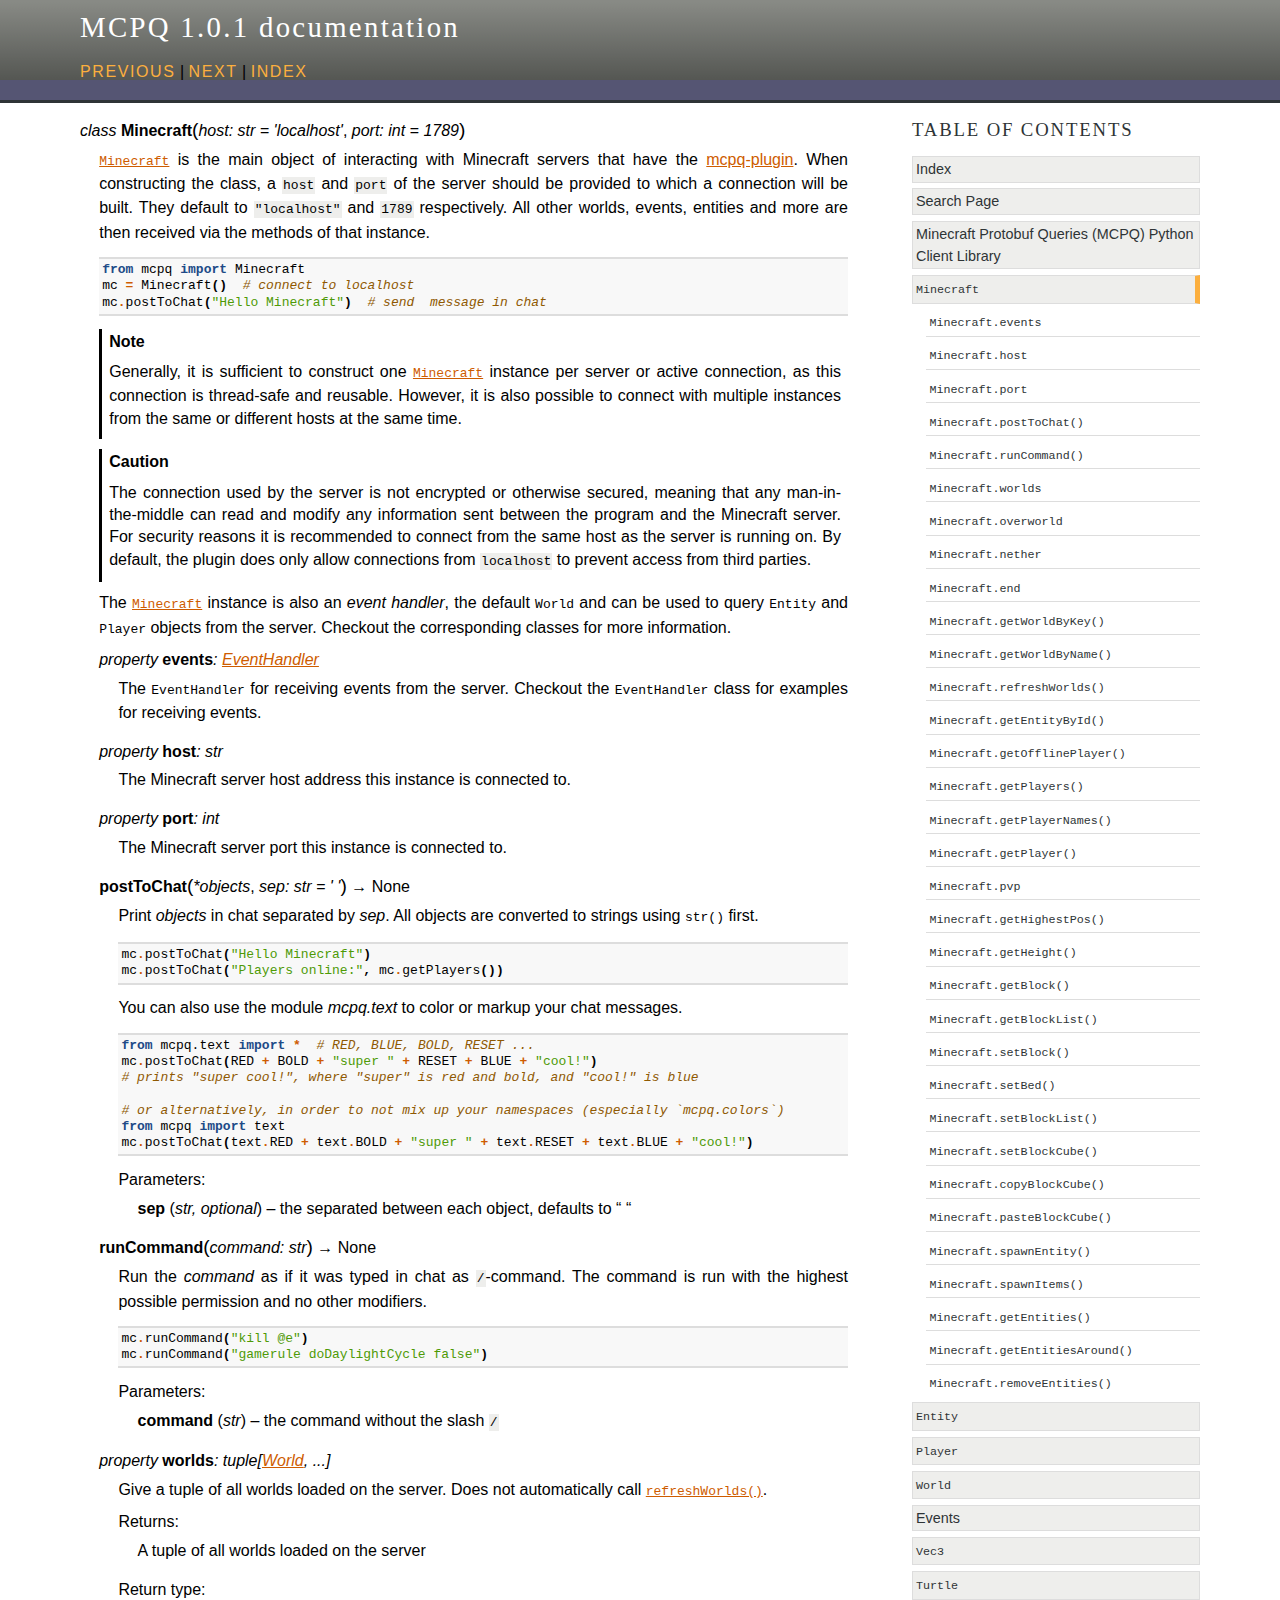
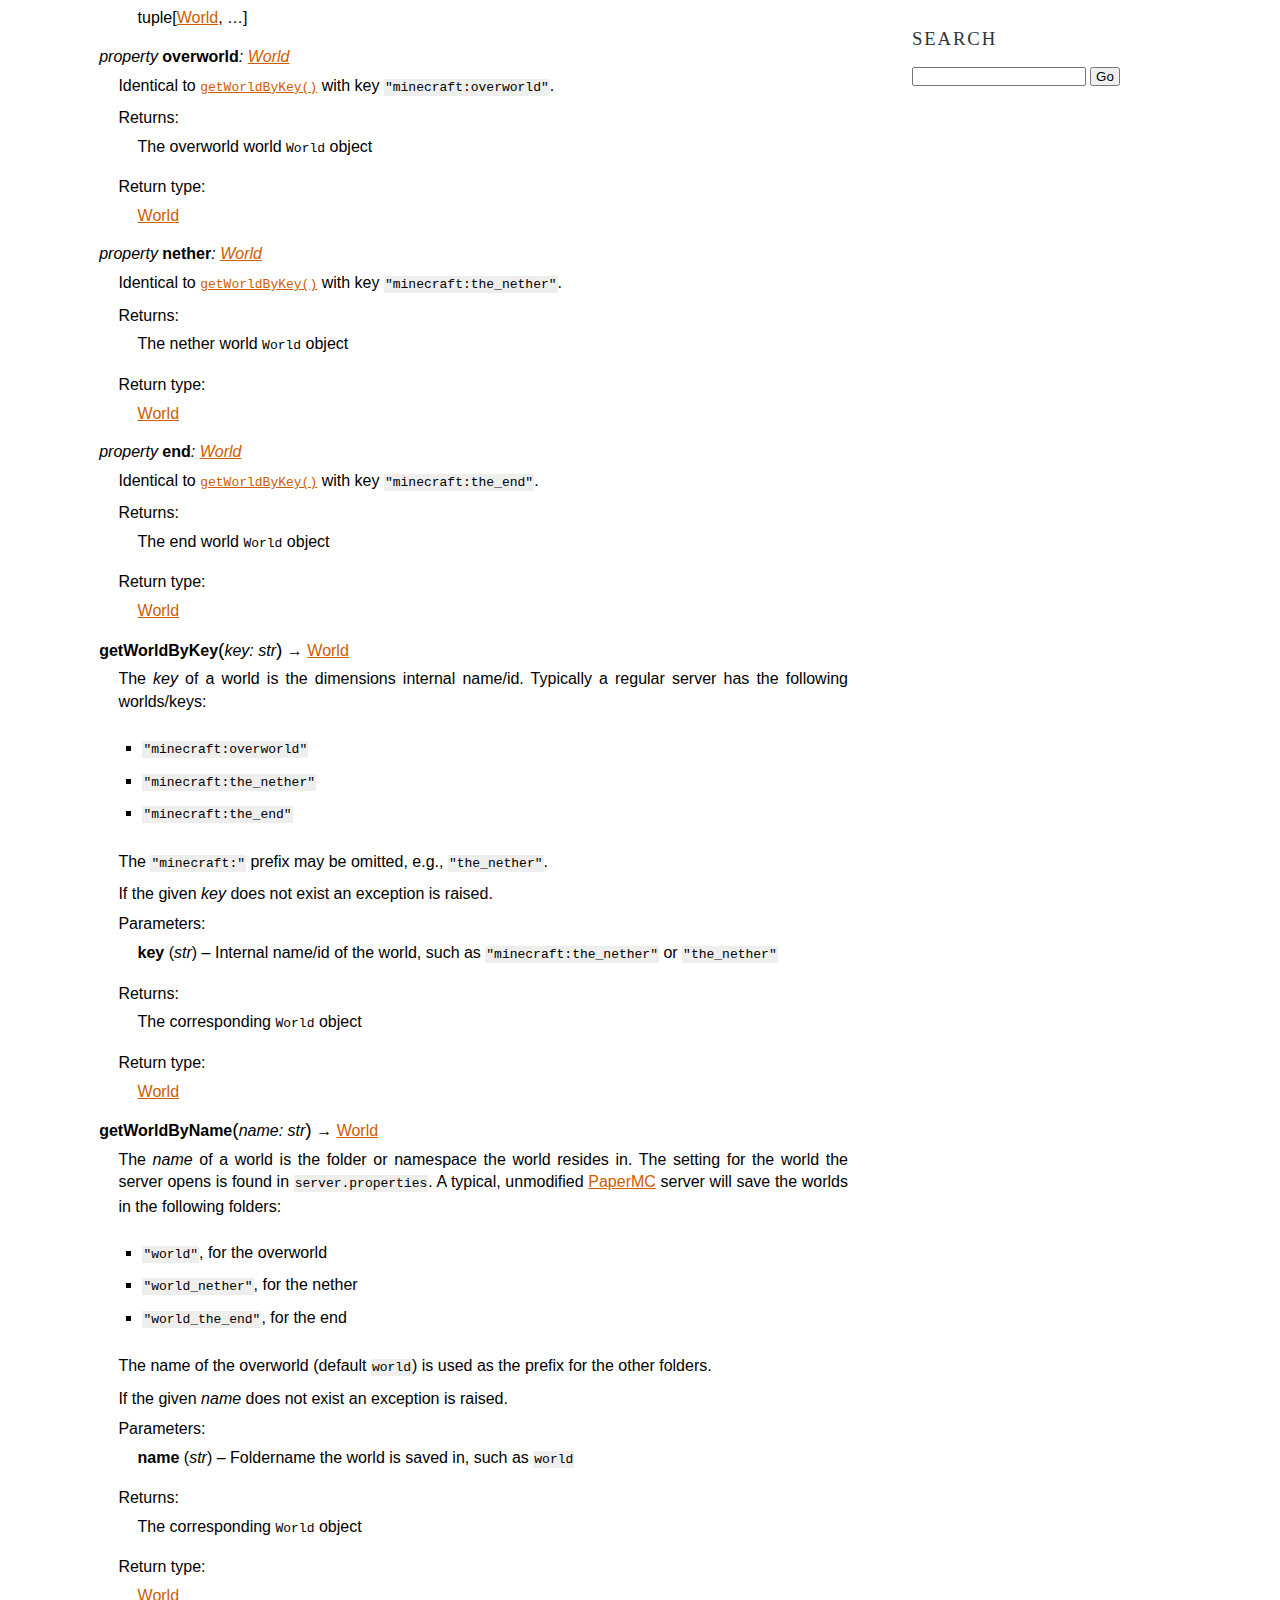
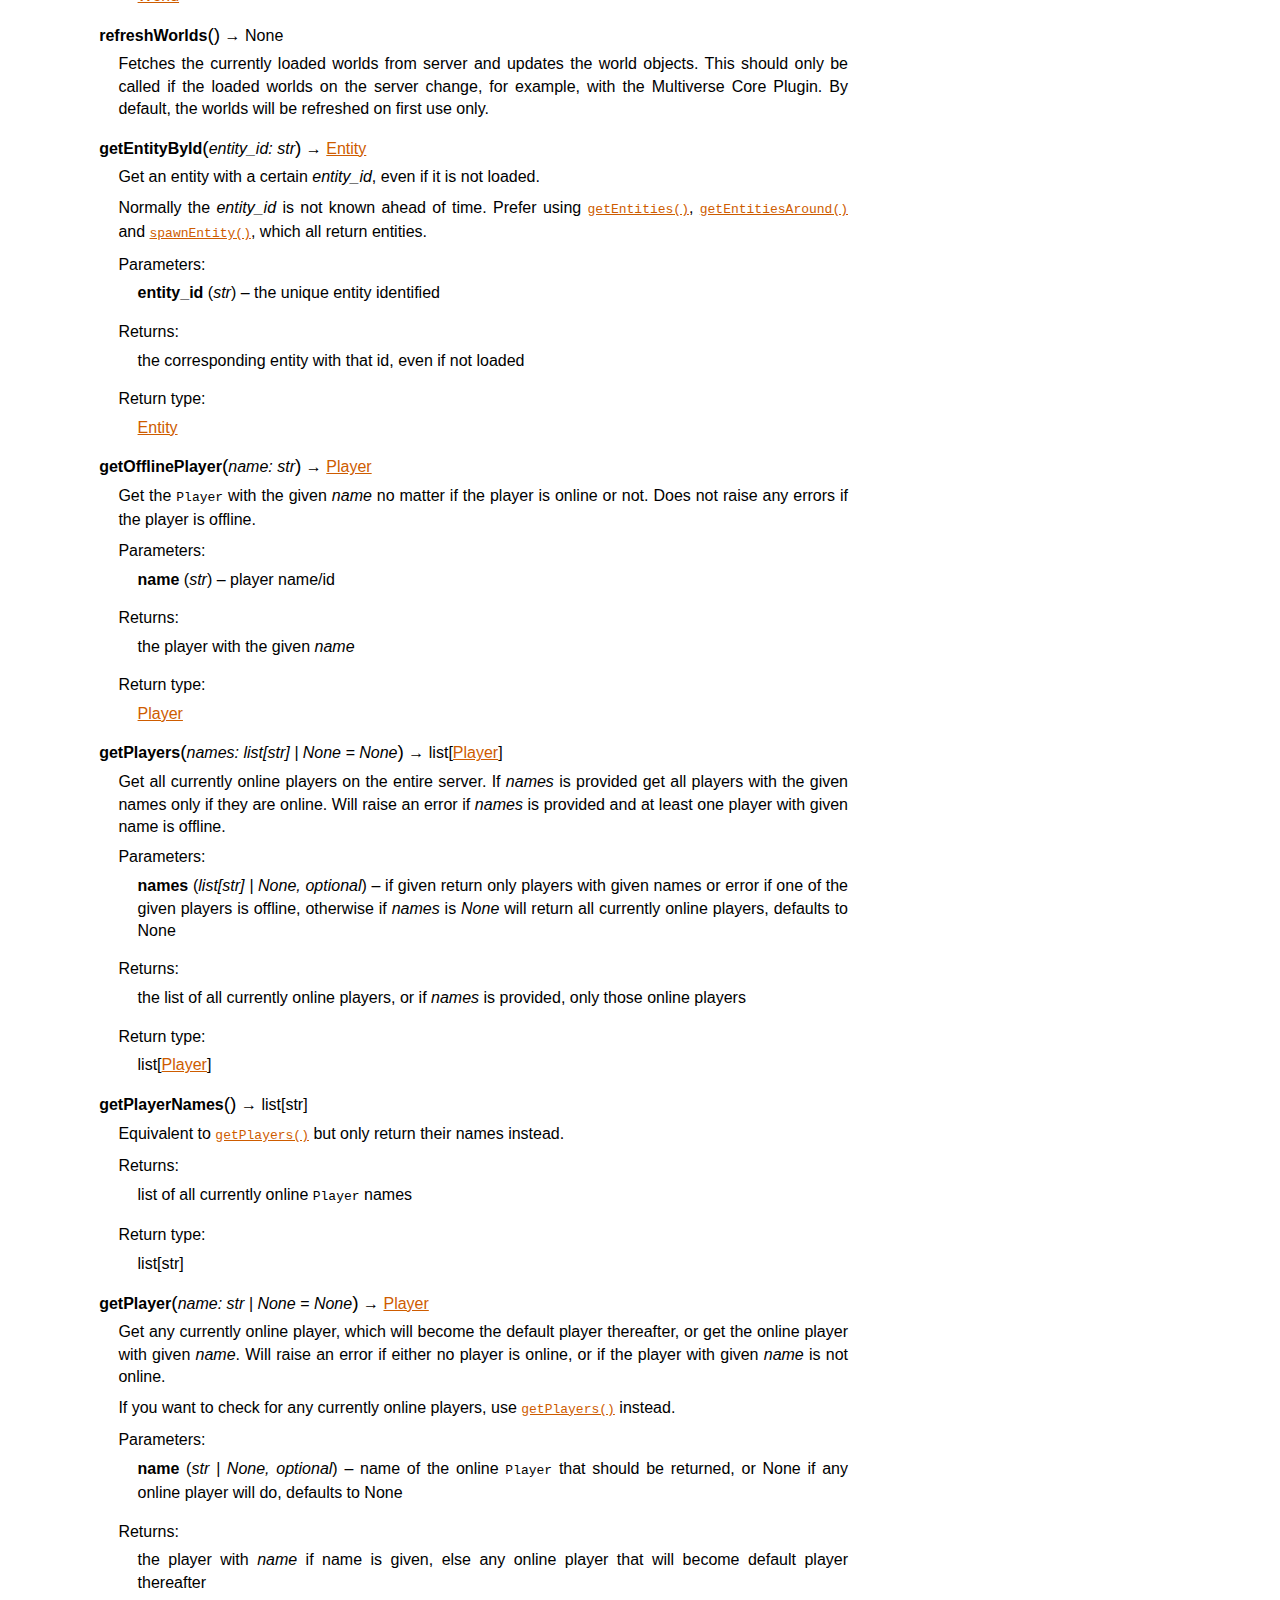
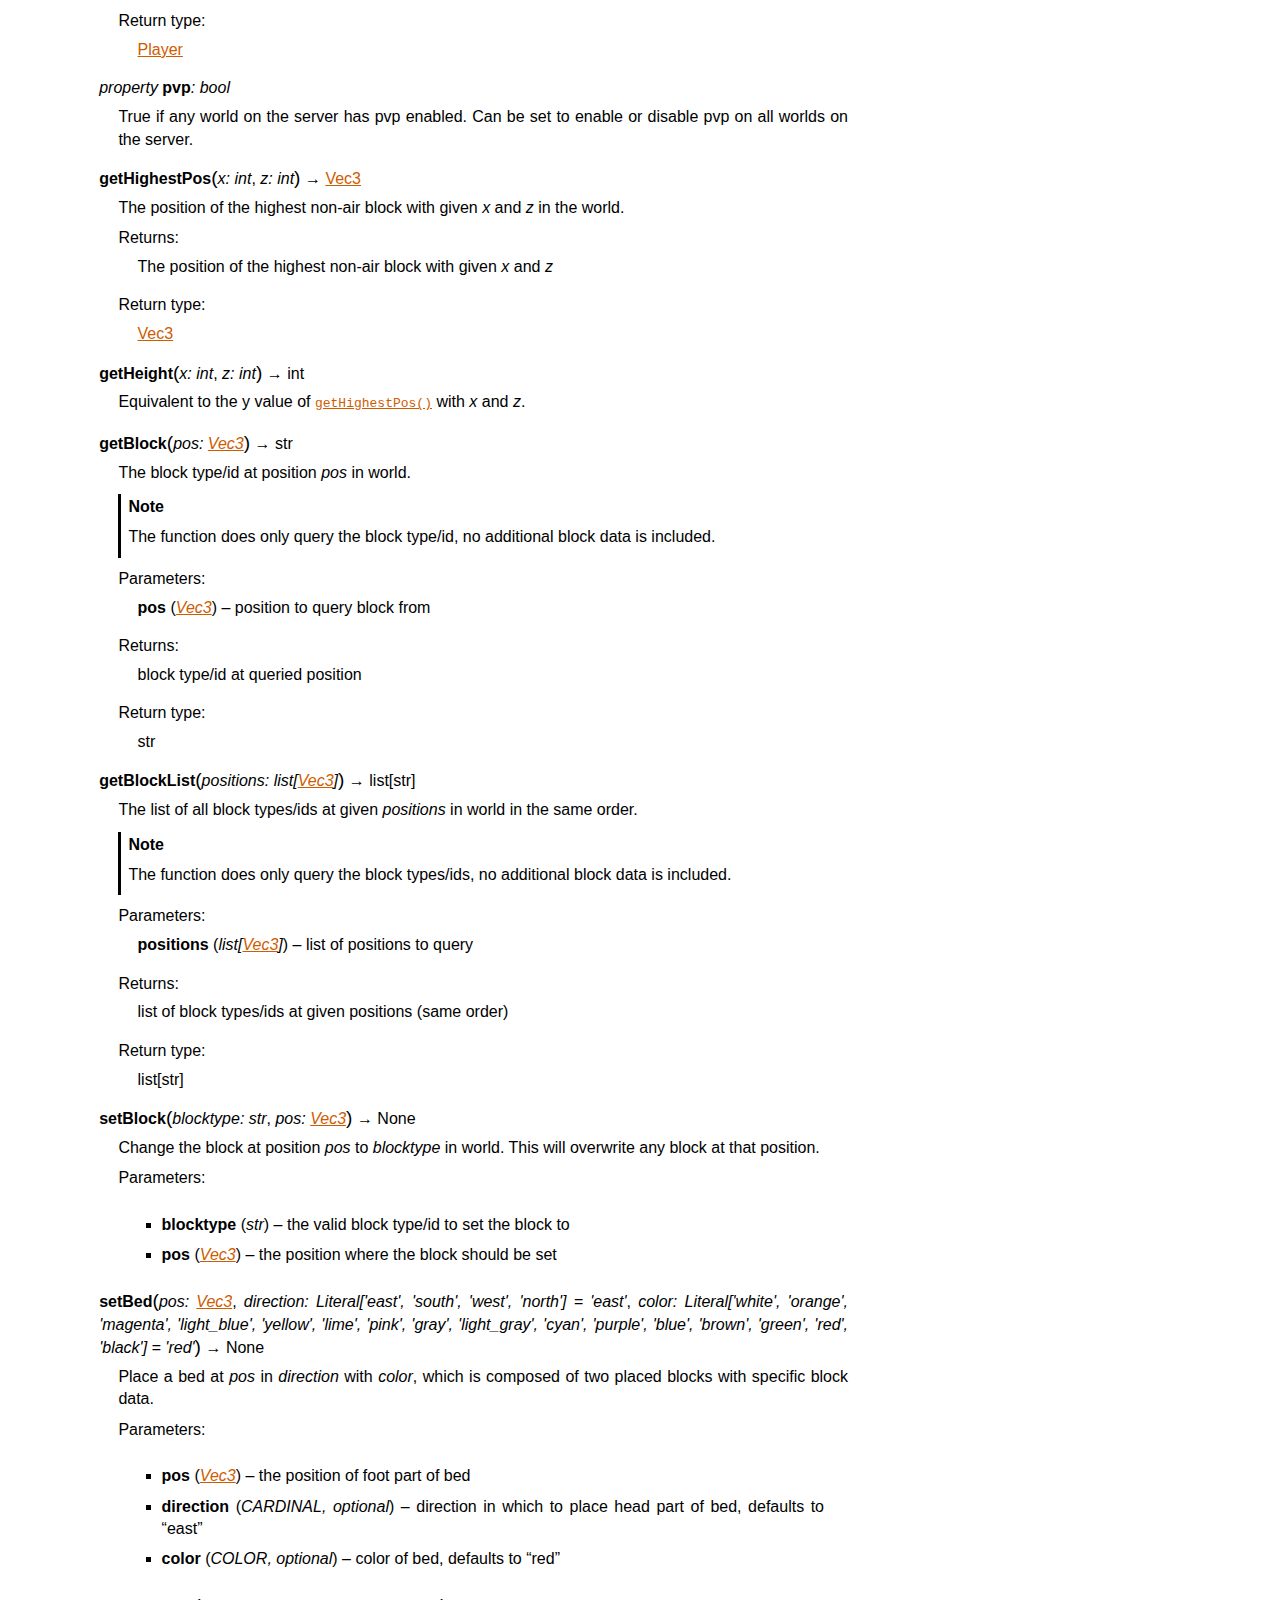
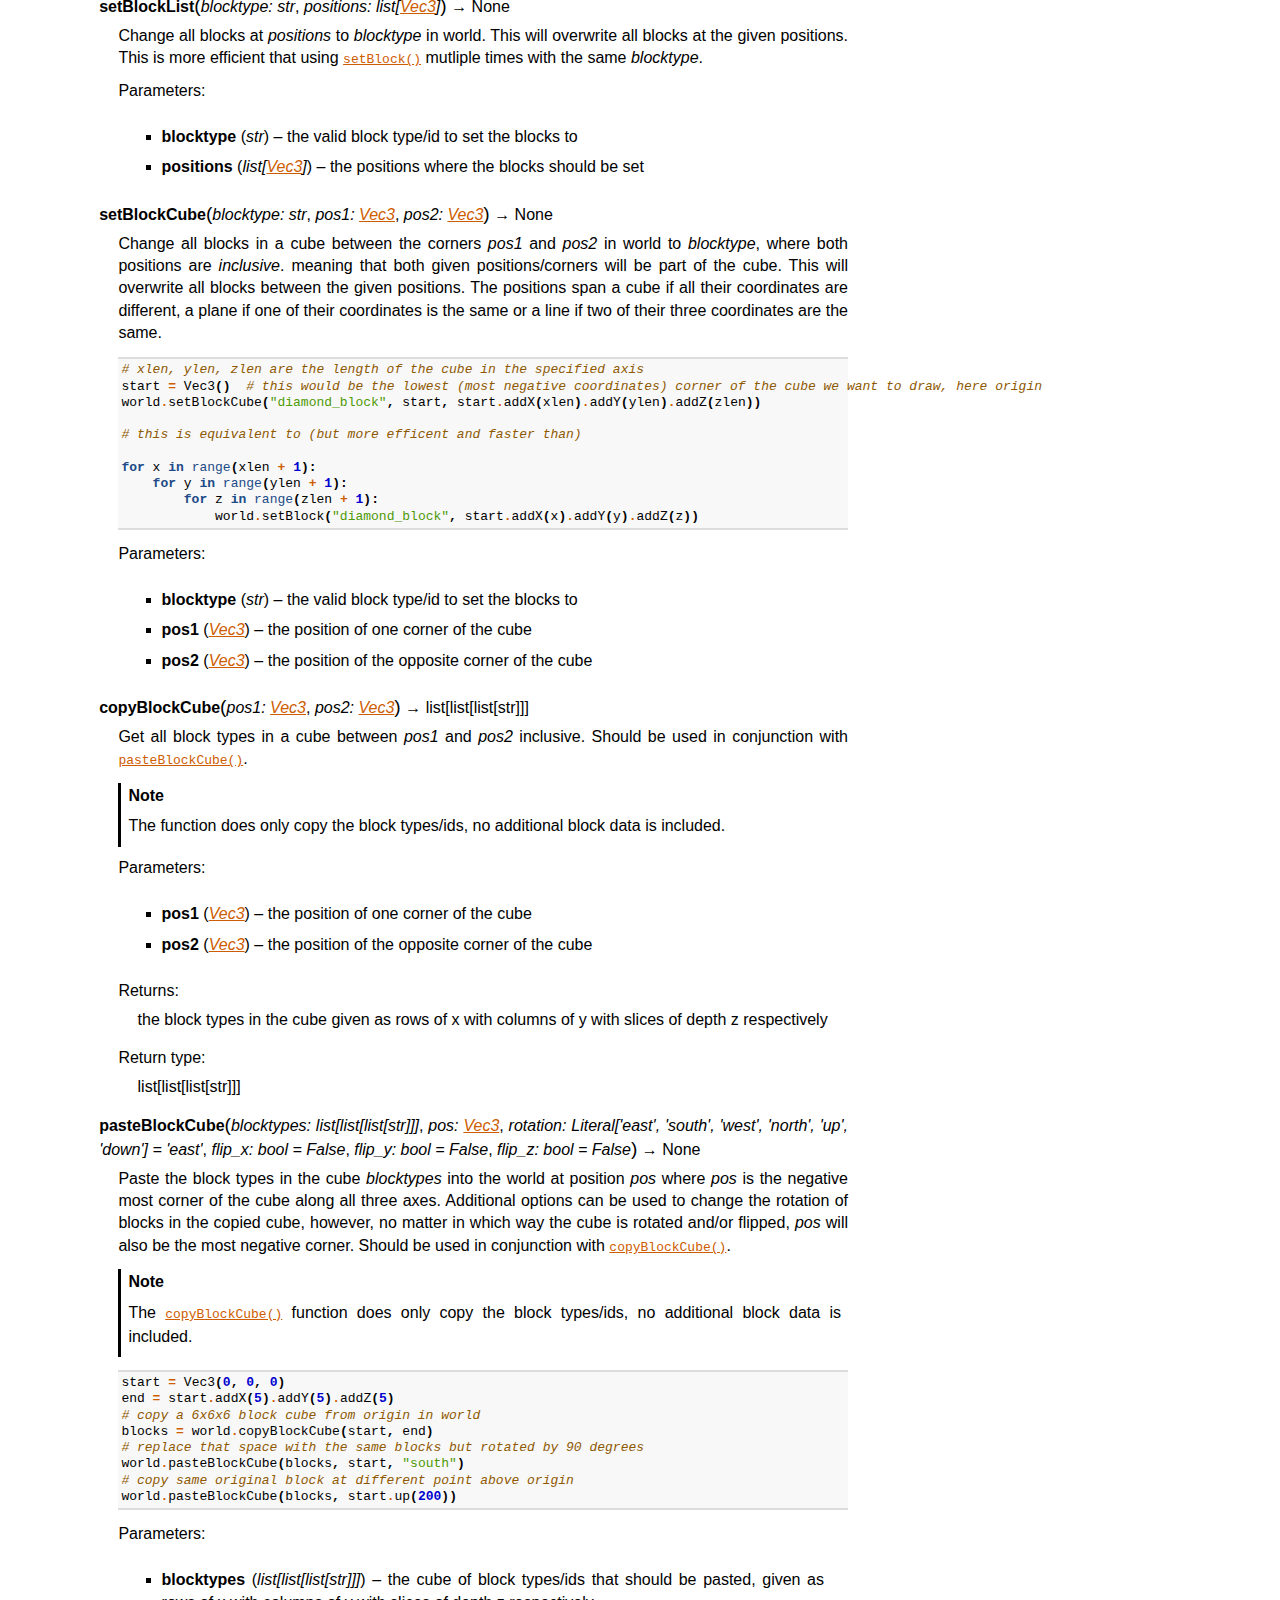
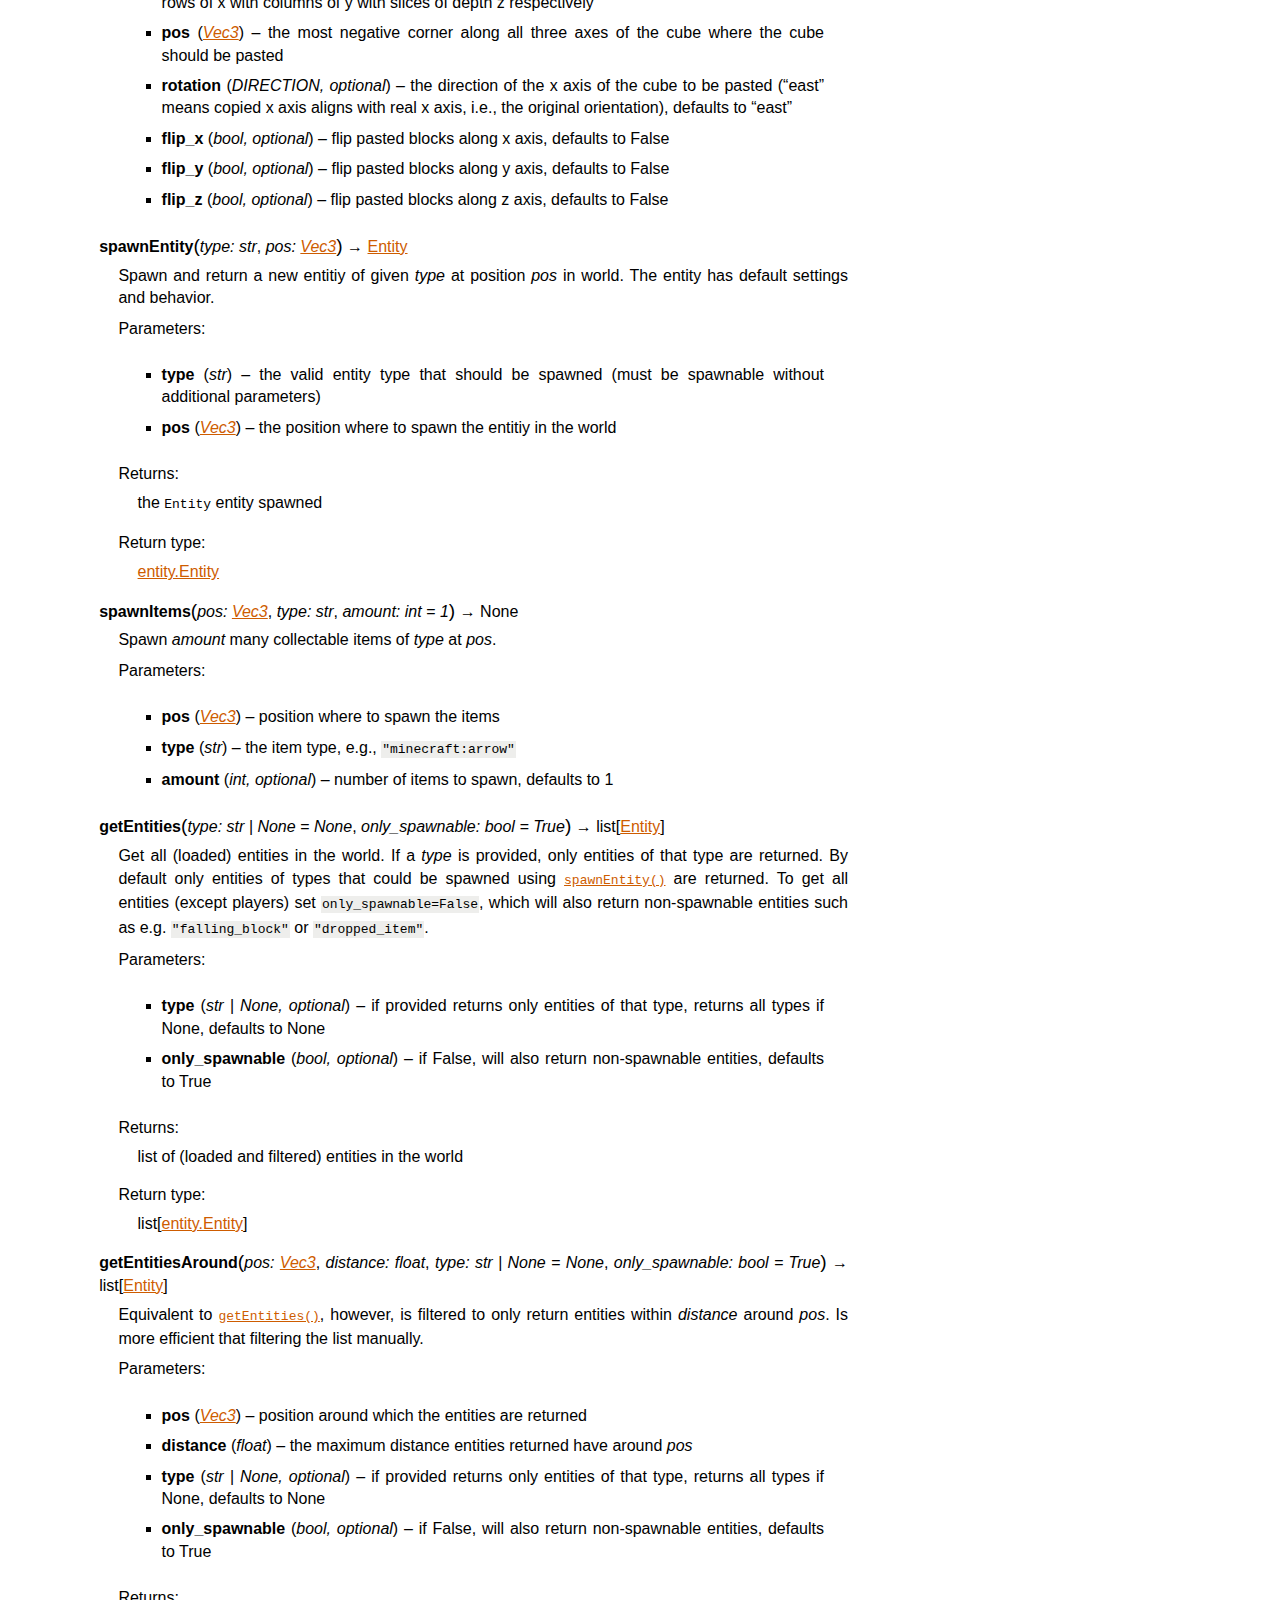
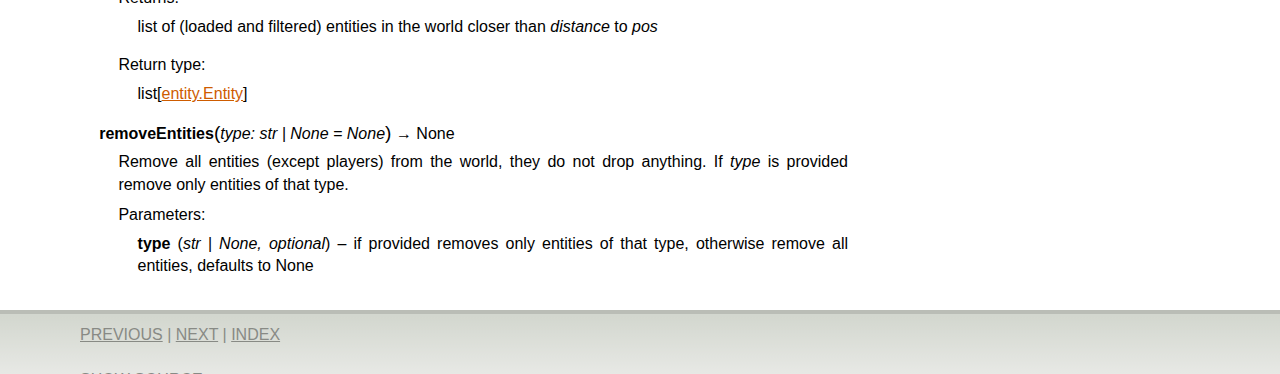
<file: docs/classes/minecraft.html>
<!DOCTYPE html>

<html lang="en" data-content_root="../">
  <head>
    <meta charset="utf-8" />
    <meta name="viewport" content="width=device-width, initial-scale=1.0" /><meta name="viewport" content="width=device-width, initial-scale=1" />

    <title>&lt;no title&gt; &#8212; MCPQ 1.0.1 documentation</title>
    <link rel="stylesheet" type="text/css" href="../_static/pygments.css?v=a746c00c" />
    <link rel="stylesheet" type="text/css" href="../_static/agogo.css?v=8513425a" />
    <script src="../_static/documentation_options.js?v=292eb321"></script>
    <script src="../_static/doctools.js?v=9a2dae69"></script>
    <script src="../_static/sphinx_highlight.js?v=dc90522c"></script>
    <link rel="index" title="Index" href="../genindex.html" />
    <link rel="search" title="Search" href="../search.html" />
    <link rel="next" title="&lt;no title&gt;" href="entity.html" />
    <link rel="prev" title="Minecraft Protobuf Queries (MCPQ) Python Client Library" href="../readme_link.html" /> 
  </head><body>
    <div class="header-wrapper" role="banner">
      <div class="header">
        <div class="headertitle"><a
          href="../index.html">MCPQ 1.0.1 documentation</a></div>
        <div class="rel" role="navigation" aria-label="Related">
          <a href="../readme_link.html" title="Minecraft Protobuf Queries (MCPQ) Python Client Library"
             accesskey="P">previous</a> |
          <a href="entity.html" title="&lt;no title&gt;"
             accesskey="N">next</a> |
          <a href="../genindex.html" title="General Index"
             accesskey="I">index</a>
        </div>
       </div>
    </div>

    <div class="content-wrapper">
      <div class="content">
        <div class="document">
            
      <div class="documentwrapper">
        <div class="bodywrapper">
          <div class="body" role="main">
            
  <dl class="py class">
<dt class="sig sig-object py" id="mcpq.Minecraft">
<em class="property"><span class="pre">class</span><span class="w"> </span></em><span class="sig-name descname"><span class="pre">Minecraft</span></span><span class="sig-paren">(</span><em class="sig-param"><span class="n"><span class="pre">host</span></span><span class="p"><span class="pre">:</span></span><span class="w"> </span><span class="n"><span class="pre">str</span></span><span class="w"> </span><span class="o"><span class="pre">=</span></span><span class="w"> </span><span class="default_value"><span class="pre">'localhost'</span></span></em>, <em class="sig-param"><span class="n"><span class="pre">port</span></span><span class="p"><span class="pre">:</span></span><span class="w"> </span><span class="n"><span class="pre">int</span></span><span class="w"> </span><span class="o"><span class="pre">=</span></span><span class="w"> </span><span class="default_value"><span class="pre">1789</span></span></em><span class="sig-paren">)</span><a class="headerlink" href="#mcpq.Minecraft" title="Link to this definition">¶</a></dt>
<dd><p><a class="reference internal" href="#mcpq.Minecraft" title="mcpq.Minecraft"><code class="xref py py-class docutils literal notranslate"><span class="pre">Minecraft</span></code></a> is the main object of interacting with Minecraft servers that have the <a class="reference external" href="https://github.com/mcpq/mcpq-plugin">mcpq-plugin</a>.
When constructing the class, a <code class="docutils literal notranslate"><span class="pre">host</span></code> and <code class="docutils literal notranslate"><span class="pre">port</span></code> of the server should be provided to which a connection will be built. They default to <code class="docutils literal notranslate"><span class="pre">&quot;localhost&quot;</span></code> and <code class="docutils literal notranslate"><span class="pre">1789</span></code> respectively.
All other worlds, events, entities and more are then received via the methods of that instance.</p>
<div class="highlight-python notranslate"><div class="highlight"><pre><span></span><span class="kn">from</span> <span class="nn">mcpq</span> <span class="kn">import</span> <span class="n">Minecraft</span>
<span class="n">mc</span> <span class="o">=</span> <span class="n">Minecraft</span><span class="p">()</span>  <span class="c1"># connect to localhost</span>
<span class="n">mc</span><span class="o">.</span><span class="n">postToChat</span><span class="p">(</span><span class="s2">&quot;Hello Minecraft&quot;</span><span class="p">)</span>  <span class="c1"># send  message in chat</span>
</pre></div>
</div>
<div class="admonition note">
<p class="admonition-title">Note</p>
<p>Generally, it is sufficient to construct one <a class="reference internal" href="#mcpq.Minecraft" title="mcpq.Minecraft"><code class="xref py py-class docutils literal notranslate"><span class="pre">Minecraft</span></code></a> instance per server or active connection, as this connection is thread-safe and reusable.
However, it is also possible to connect with multiple instances from the same or different hosts at the same time.</p>
</div>
<div class="admonition caution">
<p class="admonition-title">Caution</p>
<p>The connection used by the server is not encrypted or otherwise secured, meaning that any man-in-the-middle can read and modify any information sent between the program and the Minecraft server.
For security reasons it is recommended to connect from the same host as the server is running on. By default, the plugin does only allow connections from <code class="docutils literal notranslate"><span class="pre">localhost</span></code> to prevent access from third parties.</p>
</div>
<p>The <a class="reference internal" href="#mcpq.Minecraft" title="mcpq.Minecraft"><code class="xref py py-class docutils literal notranslate"><span class="pre">Minecraft</span></code></a> instance is also an <em>event handler</em>, the default <code class="xref py py-class docutils literal notranslate"><span class="pre">World</span></code> and can be used to query <code class="xref py py-class docutils literal notranslate"><span class="pre">Entity</span></code> and <code class="xref py py-class docutils literal notranslate"><span class="pre">Player</span></code> objects from the server.
Checkout the corresponding classes for more information.</p>
<dl class="py property">
<dt class="sig sig-object py" id="mcpq.Minecraft.events">
<em class="property"><span class="pre">property</span><span class="w"> </span></em><span class="sig-name descname"><span class="pre">events</span></span><em class="property"><span class="p"><span class="pre">:</span></span><span class="w"> </span><a class="reference internal" href="events.html#mcpq.events.EventHandler" title="mcpq.events.EventHandler"><span class="pre">EventHandler</span></a></em><a class="headerlink" href="#mcpq.Minecraft.events" title="Link to this definition">¶</a></dt>
<dd><p>The <code class="xref py py-class docutils literal notranslate"><span class="pre">EventHandler</span></code> for receiving events from the server.
Checkout the <code class="xref py py-class docutils literal notranslate"><span class="pre">EventHandler</span></code> class for examples for receiving events.</p>
</dd></dl>

<dl class="py property">
<dt class="sig sig-object py" id="mcpq.Minecraft.host">
<em class="property"><span class="pre">property</span><span class="w"> </span></em><span class="sig-name descname"><span class="pre">host</span></span><em class="property"><span class="p"><span class="pre">:</span></span><span class="w"> </span><span class="pre">str</span></em><a class="headerlink" href="#mcpq.Minecraft.host" title="Link to this definition">¶</a></dt>
<dd><p>The Minecraft server host address this instance is connected to.</p>
</dd></dl>

<dl class="py property">
<dt class="sig sig-object py" id="mcpq.Minecraft.port">
<em class="property"><span class="pre">property</span><span class="w"> </span></em><span class="sig-name descname"><span class="pre">port</span></span><em class="property"><span class="p"><span class="pre">:</span></span><span class="w"> </span><span class="pre">int</span></em><a class="headerlink" href="#mcpq.Minecraft.port" title="Link to this definition">¶</a></dt>
<dd><p>The Minecraft server port this instance is connected to.</p>
</dd></dl>

<dl class="py method">
<dt class="sig sig-object py" id="mcpq.Minecraft.postToChat">
<span class="sig-name descname"><span class="pre">postToChat</span></span><span class="sig-paren">(</span><em class="sig-param"><span class="o"><span class="pre">*</span></span><span class="n"><span class="pre">objects</span></span></em>, <em class="sig-param"><span class="n"><span class="pre">sep</span></span><span class="p"><span class="pre">:</span></span><span class="w"> </span><span class="n"><span class="pre">str</span></span><span class="w"> </span><span class="o"><span class="pre">=</span></span><span class="w"> </span><span class="default_value"><span class="pre">'</span> <span class="pre">'</span></span></em><span class="sig-paren">)</span> <span class="sig-return"><span class="sig-return-icon">&#x2192;</span> <span class="sig-return-typehint"><span class="pre">None</span></span></span><a class="headerlink" href="#mcpq.Minecraft.postToChat" title="Link to this definition">¶</a></dt>
<dd><p>Print <cite>objects</cite> in chat separated by <cite>sep</cite>.
All objects are converted to strings using <code class="xref py py-func docutils literal notranslate"><span class="pre">str()</span></code> first.</p>
<div class="highlight-python notranslate"><div class="highlight"><pre><span></span><span class="n">mc</span><span class="o">.</span><span class="n">postToChat</span><span class="p">(</span><span class="s2">&quot;Hello Minecraft&quot;</span><span class="p">)</span>
<span class="n">mc</span><span class="o">.</span><span class="n">postToChat</span><span class="p">(</span><span class="s2">&quot;Players online:&quot;</span><span class="p">,</span> <span class="n">mc</span><span class="o">.</span><span class="n">getPlayers</span><span class="p">())</span>
</pre></div>
</div>
<p>You can also use the module <cite>mcpq.text</cite> to color or markup your chat messages.</p>
<div class="highlight-python notranslate"><div class="highlight"><pre><span></span><span class="kn">from</span> <span class="nn">mcpq.text</span> <span class="kn">import</span> <span class="o">*</span>  <span class="c1"># RED, BLUE, BOLD, RESET ...</span>
<span class="n">mc</span><span class="o">.</span><span class="n">postToChat</span><span class="p">(</span><span class="n">RED</span> <span class="o">+</span> <span class="n">BOLD</span> <span class="o">+</span> <span class="s2">&quot;super &quot;</span> <span class="o">+</span> <span class="n">RESET</span> <span class="o">+</span> <span class="n">BLUE</span> <span class="o">+</span> <span class="s2">&quot;cool!&quot;</span><span class="p">)</span>
<span class="c1"># prints &quot;super cool!&quot;, where &quot;super&quot; is red and bold, and &quot;cool!&quot; is blue</span>

<span class="c1"># or alternatively, in order to not mix up your namespaces (especially `mcpq.colors`)</span>
<span class="kn">from</span> <span class="nn">mcpq</span> <span class="kn">import</span> <span class="n">text</span>
<span class="n">mc</span><span class="o">.</span><span class="n">postToChat</span><span class="p">(</span><span class="n">text</span><span class="o">.</span><span class="n">RED</span> <span class="o">+</span> <span class="n">text</span><span class="o">.</span><span class="n">BOLD</span> <span class="o">+</span> <span class="s2">&quot;super &quot;</span> <span class="o">+</span> <span class="n">text</span><span class="o">.</span><span class="n">RESET</span> <span class="o">+</span> <span class="n">text</span><span class="o">.</span><span class="n">BLUE</span> <span class="o">+</span> <span class="s2">&quot;cool!&quot;</span><span class="p">)</span>
</pre></div>
</div>
<dl class="field-list simple">
<dt class="field-odd">Parameters<span class="colon">:</span></dt>
<dd class="field-odd"><p><strong>sep</strong> (<em>str</em><em>, </em><em>optional</em>) – the separated between each object, defaults to “ “</p>
</dd>
</dl>
</dd></dl>

<dl class="py method">
<dt class="sig sig-object py" id="mcpq.Minecraft.runCommand">
<span class="sig-name descname"><span class="pre">runCommand</span></span><span class="sig-paren">(</span><em class="sig-param"><span class="n"><span class="pre">command</span></span><span class="p"><span class="pre">:</span></span><span class="w"> </span><span class="n"><span class="pre">str</span></span></em><span class="sig-paren">)</span> <span class="sig-return"><span class="sig-return-icon">&#x2192;</span> <span class="sig-return-typehint"><span class="pre">None</span></span></span><a class="headerlink" href="#mcpq.Minecraft.runCommand" title="Link to this definition">¶</a></dt>
<dd><p>Run the <cite>command</cite> as if it was typed in chat as <code class="docutils literal notranslate"><span class="pre">/</span></code>-command.
The command is run with the highest possible permission and no other modifiers.</p>
<div class="highlight-python notranslate"><div class="highlight"><pre><span></span><span class="n">mc</span><span class="o">.</span><span class="n">runCommand</span><span class="p">(</span><span class="s2">&quot;kill @e&quot;</span><span class="p">)</span>
<span class="n">mc</span><span class="o">.</span><span class="n">runCommand</span><span class="p">(</span><span class="s2">&quot;gamerule doDaylightCycle false&quot;</span><span class="p">)</span>
</pre></div>
</div>
<dl class="field-list simple">
<dt class="field-odd">Parameters<span class="colon">:</span></dt>
<dd class="field-odd"><p><strong>command</strong> (<em>str</em>) – the command without the slash <code class="docutils literal notranslate"><span class="pre">/</span></code></p>
</dd>
</dl>
</dd></dl>

<dl class="py property">
<dt class="sig sig-object py" id="mcpq.Minecraft.worlds">
<em class="property"><span class="pre">property</span><span class="w"> </span></em><span class="sig-name descname"><span class="pre">worlds</span></span><em class="property"><span class="p"><span class="pre">:</span></span><span class="w"> </span><span class="pre">tuple</span><span class="p"><span class="pre">[</span></span><a class="reference internal" href="world.html#mcpq.world.World" title="mcpq.world.World"><span class="pre">World</span></a><span class="p"><span class="pre">,</span></span><span class="w"> </span><span class="p"><span class="pre">...</span></span><span class="p"><span class="pre">]</span></span></em><a class="headerlink" href="#mcpq.Minecraft.worlds" title="Link to this definition">¶</a></dt>
<dd><p>Give a tuple of all worlds loaded on the server.
Does not automatically call <a class="reference internal" href="#mcpq.Minecraft.refreshWorlds" title="mcpq.Minecraft.refreshWorlds"><code class="xref py py-func docutils literal notranslate"><span class="pre">refreshWorlds()</span></code></a>.</p>
<dl class="field-list simple">
<dt class="field-odd">Returns<span class="colon">:</span></dt>
<dd class="field-odd"><p>A tuple of all worlds loaded on the server</p>
</dd>
<dt class="field-even">Return type<span class="colon">:</span></dt>
<dd class="field-even"><p>tuple[<a class="reference internal" href="world.html#mcpq.world.World" title="mcpq.world.World">World</a>, …]</p>
</dd>
</dl>
</dd></dl>

<dl class="py property">
<dt class="sig sig-object py" id="mcpq.Minecraft.overworld">
<em class="property"><span class="pre">property</span><span class="w"> </span></em><span class="sig-name descname"><span class="pre">overworld</span></span><em class="property"><span class="p"><span class="pre">:</span></span><span class="w"> </span><a class="reference internal" href="world.html#mcpq.world.World" title="mcpq.world.World"><span class="pre">World</span></a></em><a class="headerlink" href="#mcpq.Minecraft.overworld" title="Link to this definition">¶</a></dt>
<dd><p>Identical to <a class="reference internal" href="#mcpq.Minecraft.getWorldByKey" title="mcpq.Minecraft.getWorldByKey"><code class="xref py py-func docutils literal notranslate"><span class="pre">getWorldByKey()</span></code></a> with key <code class="docutils literal notranslate"><span class="pre">&quot;minecraft:overworld&quot;</span></code>.</p>
<dl class="field-list simple">
<dt class="field-odd">Returns<span class="colon">:</span></dt>
<dd class="field-odd"><p>The overworld world <code class="xref py py-class docutils literal notranslate"><span class="pre">World</span></code> object</p>
</dd>
<dt class="field-even">Return type<span class="colon">:</span></dt>
<dd class="field-even"><p><a class="reference internal" href="world.html#mcpq.world.World" title="mcpq.world.World">World</a></p>
</dd>
</dl>
</dd></dl>

<dl class="py property">
<dt class="sig sig-object py" id="mcpq.Minecraft.nether">
<em class="property"><span class="pre">property</span><span class="w"> </span></em><span class="sig-name descname"><span class="pre">nether</span></span><em class="property"><span class="p"><span class="pre">:</span></span><span class="w"> </span><a class="reference internal" href="world.html#mcpq.world.World" title="mcpq.world.World"><span class="pre">World</span></a></em><a class="headerlink" href="#mcpq.Minecraft.nether" title="Link to this definition">¶</a></dt>
<dd><p>Identical to <a class="reference internal" href="#mcpq.Minecraft.getWorldByKey" title="mcpq.Minecraft.getWorldByKey"><code class="xref py py-func docutils literal notranslate"><span class="pre">getWorldByKey()</span></code></a> with key <code class="docutils literal notranslate"><span class="pre">&quot;minecraft:the_nether&quot;</span></code>.</p>
<dl class="field-list simple">
<dt class="field-odd">Returns<span class="colon">:</span></dt>
<dd class="field-odd"><p>The nether world <code class="xref py py-class docutils literal notranslate"><span class="pre">World</span></code> object</p>
</dd>
<dt class="field-even">Return type<span class="colon">:</span></dt>
<dd class="field-even"><p><a class="reference internal" href="world.html#mcpq.world.World" title="mcpq.world.World">World</a></p>
</dd>
</dl>
</dd></dl>

<dl class="py property">
<dt class="sig sig-object py" id="mcpq.Minecraft.end">
<em class="property"><span class="pre">property</span><span class="w"> </span></em><span class="sig-name descname"><span class="pre">end</span></span><em class="property"><span class="p"><span class="pre">:</span></span><span class="w"> </span><a class="reference internal" href="world.html#mcpq.world.World" title="mcpq.world.World"><span class="pre">World</span></a></em><a class="headerlink" href="#mcpq.Minecraft.end" title="Link to this definition">¶</a></dt>
<dd><p>Identical to <a class="reference internal" href="#mcpq.Minecraft.getWorldByKey" title="mcpq.Minecraft.getWorldByKey"><code class="xref py py-func docutils literal notranslate"><span class="pre">getWorldByKey()</span></code></a> with key <code class="docutils literal notranslate"><span class="pre">&quot;minecraft:the_end&quot;</span></code>.</p>
<dl class="field-list simple">
<dt class="field-odd">Returns<span class="colon">:</span></dt>
<dd class="field-odd"><p>The end world <code class="xref py py-class docutils literal notranslate"><span class="pre">World</span></code> object</p>
</dd>
<dt class="field-even">Return type<span class="colon">:</span></dt>
<dd class="field-even"><p><a class="reference internal" href="world.html#mcpq.world.World" title="mcpq.world.World">World</a></p>
</dd>
</dl>
</dd></dl>

<dl class="py method">
<dt class="sig sig-object py" id="mcpq.Minecraft.getWorldByKey">
<span class="sig-name descname"><span class="pre">getWorldByKey</span></span><span class="sig-paren">(</span><em class="sig-param"><span class="n"><span class="pre">key</span></span><span class="p"><span class="pre">:</span></span><span class="w"> </span><span class="n"><span class="pre">str</span></span></em><span class="sig-paren">)</span> <span class="sig-return"><span class="sig-return-icon">&#x2192;</span> <span class="sig-return-typehint"><a class="reference internal" href="world.html#mcpq.world.World" title="mcpq.world.World"><span class="pre">World</span></a></span></span><a class="headerlink" href="#mcpq.Minecraft.getWorldByKey" title="Link to this definition">¶</a></dt>
<dd><p>The <cite>key</cite> of a world is the dimensions internal name/id.
Typically a regular server has the following worlds/keys:</p>
<ul class="simple">
<li><p><code class="docutils literal notranslate"><span class="pre">&quot;minecraft:overworld&quot;</span></code></p></li>
<li><p><code class="docutils literal notranslate"><span class="pre">&quot;minecraft:the_nether&quot;</span></code></p></li>
<li><p><code class="docutils literal notranslate"><span class="pre">&quot;minecraft:the_end&quot;</span></code></p></li>
</ul>
<p>The <code class="docutils literal notranslate"><span class="pre">&quot;minecraft:&quot;</span></code> prefix may be omitted, e.g., <code class="docutils literal notranslate"><span class="pre">&quot;the_nether&quot;</span></code>.</p>
<p>If the given <cite>key</cite> does not exist an exception is raised.</p>
<dl class="field-list simple">
<dt class="field-odd">Parameters<span class="colon">:</span></dt>
<dd class="field-odd"><p><strong>key</strong> (<em>str</em>) – Internal name/id of the world, such as <code class="docutils literal notranslate"><span class="pre">&quot;minecraft:the_nether&quot;</span></code> or <code class="docutils literal notranslate"><span class="pre">&quot;the_nether&quot;</span></code></p>
</dd>
<dt class="field-even">Returns<span class="colon">:</span></dt>
<dd class="field-even"><p>The corresponding <code class="xref py py-class docutils literal notranslate"><span class="pre">World</span></code> object</p>
</dd>
<dt class="field-odd">Return type<span class="colon">:</span></dt>
<dd class="field-odd"><p><a class="reference internal" href="world.html#mcpq.world.World" title="mcpq.world.World">World</a></p>
</dd>
</dl>
</dd></dl>

<dl class="py method">
<dt class="sig sig-object py" id="mcpq.Minecraft.getWorldByName">
<span class="sig-name descname"><span class="pre">getWorldByName</span></span><span class="sig-paren">(</span><em class="sig-param"><span class="n"><span class="pre">name</span></span><span class="p"><span class="pre">:</span></span><span class="w"> </span><span class="n"><span class="pre">str</span></span></em><span class="sig-paren">)</span> <span class="sig-return"><span class="sig-return-icon">&#x2192;</span> <span class="sig-return-typehint"><a class="reference internal" href="world.html#mcpq.world.World" title="mcpq.world.World"><span class="pre">World</span></a></span></span><a class="headerlink" href="#mcpq.Minecraft.getWorldByName" title="Link to this definition">¶</a></dt>
<dd><p>The <cite>name</cite> of a world is the folder or namespace the world resides in.
The setting for the world the server opens is found in <code class="docutils literal notranslate"><span class="pre">server.properties</span></code>.
A typical, unmodified <a class="reference external" href="https://papermc.io/">PaperMC</a> server will save the worlds in the following folders:</p>
<ul class="simple">
<li><p><code class="docutils literal notranslate"><span class="pre">&quot;world&quot;</span></code>, for the overworld</p></li>
<li><p><code class="docutils literal notranslate"><span class="pre">&quot;world_nether&quot;</span></code>, for the nether</p></li>
<li><p><code class="docutils literal notranslate"><span class="pre">&quot;world_the_end&quot;</span></code>, for the end</p></li>
</ul>
<p>The name of the overworld (default <code class="docutils literal notranslate"><span class="pre">world</span></code>) is used as the prefix for the other folders.</p>
<p>If the given <cite>name</cite> does not exist an exception is raised.</p>
<dl class="field-list simple">
<dt class="field-odd">Parameters<span class="colon">:</span></dt>
<dd class="field-odd"><p><strong>name</strong> (<em>str</em>) – Foldername the world is saved in, such as <code class="docutils literal notranslate"><span class="pre">world</span></code></p>
</dd>
<dt class="field-even">Returns<span class="colon">:</span></dt>
<dd class="field-even"><p>The corresponding <code class="xref py py-class docutils literal notranslate"><span class="pre">World</span></code> object</p>
</dd>
<dt class="field-odd">Return type<span class="colon">:</span></dt>
<dd class="field-odd"><p><a class="reference internal" href="world.html#mcpq.world.World" title="mcpq.world.World">World</a></p>
</dd>
</dl>
</dd></dl>

<dl class="py method">
<dt class="sig sig-object py" id="mcpq.Minecraft.refreshWorlds">
<span class="sig-name descname"><span class="pre">refreshWorlds</span></span><span class="sig-paren">(</span><span class="sig-paren">)</span> <span class="sig-return"><span class="sig-return-icon">&#x2192;</span> <span class="sig-return-typehint"><span class="pre">None</span></span></span><a class="headerlink" href="#mcpq.Minecraft.refreshWorlds" title="Link to this definition">¶</a></dt>
<dd><p>Fetches the currently loaded worlds from server and updates the world objects.
This should only be called if the loaded worlds on the server change, for example, with the Multiverse Core Plugin.
By default, the worlds will be refreshed on first use only.</p>
</dd></dl>

<dl class="py method">
<dt class="sig sig-object py" id="mcpq.Minecraft.getEntityById">
<span class="sig-name descname"><span class="pre">getEntityById</span></span><span class="sig-paren">(</span><em class="sig-param"><span class="n"><span class="pre">entity_id</span></span><span class="p"><span class="pre">:</span></span><span class="w"> </span><span class="n"><span class="pre">str</span></span></em><span class="sig-paren">)</span> <span class="sig-return"><span class="sig-return-icon">&#x2192;</span> <span class="sig-return-typehint"><a class="reference internal" href="entity.html#mcpq.entity.Entity" title="mcpq.entity.Entity"><span class="pre">Entity</span></a></span></span><a class="headerlink" href="#mcpq.Minecraft.getEntityById" title="Link to this definition">¶</a></dt>
<dd><p>Get an entity with a certain <cite>entity_id</cite>, even if it is not loaded.</p>
<p>Normally the <cite>entity_id</cite> is not known ahead of time.
Prefer using <a class="reference internal" href="#mcpq.Minecraft.getEntities" title="mcpq.Minecraft.getEntities"><code class="xref py py-func docutils literal notranslate"><span class="pre">getEntities()</span></code></a>, <a class="reference internal" href="#mcpq.Minecraft.getEntitiesAround" title="mcpq.Minecraft.getEntitiesAround"><code class="xref py py-func docutils literal notranslate"><span class="pre">getEntitiesAround()</span></code></a> and <a class="reference internal" href="#mcpq.Minecraft.spawnEntity" title="mcpq.Minecraft.spawnEntity"><code class="xref py py-func docutils literal notranslate"><span class="pre">spawnEntity()</span></code></a>, which all return entities.</p>
<dl class="field-list simple">
<dt class="field-odd">Parameters<span class="colon">:</span></dt>
<dd class="field-odd"><p><strong>entity_id</strong> (<em>str</em>) – the unique entity identified</p>
</dd>
<dt class="field-even">Returns<span class="colon">:</span></dt>
<dd class="field-even"><p>the corresponding entity with that id, even if not loaded</p>
</dd>
<dt class="field-odd">Return type<span class="colon">:</span></dt>
<dd class="field-odd"><p><a class="reference internal" href="entity.html#mcpq.entity.Entity" title="mcpq.entity.Entity">Entity</a></p>
</dd>
</dl>
</dd></dl>

<dl class="py method">
<dt class="sig sig-object py" id="mcpq.Minecraft.getOfflinePlayer">
<span class="sig-name descname"><span class="pre">getOfflinePlayer</span></span><span class="sig-paren">(</span><em class="sig-param"><span class="n"><span class="pre">name</span></span><span class="p"><span class="pre">:</span></span><span class="w"> </span><span class="n"><span class="pre">str</span></span></em><span class="sig-paren">)</span> <span class="sig-return"><span class="sig-return-icon">&#x2192;</span> <span class="sig-return-typehint"><a class="reference internal" href="player.html#mcpq.player.Player" title="mcpq.player.Player"><span class="pre">Player</span></a></span></span><a class="headerlink" href="#mcpq.Minecraft.getOfflinePlayer" title="Link to this definition">¶</a></dt>
<dd><p>Get the <code class="xref py py-class docutils literal notranslate"><span class="pre">Player</span></code> with the given <cite>name</cite> no matter if the player is online or not.
Does not raise any errors if the player is offline.</p>
<dl class="field-list simple">
<dt class="field-odd">Parameters<span class="colon">:</span></dt>
<dd class="field-odd"><p><strong>name</strong> (<em>str</em>) – player name/id</p>
</dd>
<dt class="field-even">Returns<span class="colon">:</span></dt>
<dd class="field-even"><p>the player with the given <cite>name</cite></p>
</dd>
<dt class="field-odd">Return type<span class="colon">:</span></dt>
<dd class="field-odd"><p><a class="reference internal" href="player.html#mcpq.player.Player" title="mcpq.player.Player">Player</a></p>
</dd>
</dl>
</dd></dl>

<dl class="py method">
<dt class="sig sig-object py" id="mcpq.Minecraft.getPlayers">
<span class="sig-name descname"><span class="pre">getPlayers</span></span><span class="sig-paren">(</span><em class="sig-param"><span class="n"><span class="pre">names</span></span><span class="p"><span class="pre">:</span></span><span class="w"> </span><span class="n"><span class="pre">list</span><span class="p"><span class="pre">[</span></span><span class="pre">str</span><span class="p"><span class="pre">]</span></span><span class="w"> </span><span class="p"><span class="pre">|</span></span><span class="w"> </span><span class="pre">None</span></span><span class="w"> </span><span class="o"><span class="pre">=</span></span><span class="w"> </span><span class="default_value"><span class="pre">None</span></span></em><span class="sig-paren">)</span> <span class="sig-return"><span class="sig-return-icon">&#x2192;</span> <span class="sig-return-typehint"><span class="pre">list</span><span class="p"><span class="pre">[</span></span><a class="reference internal" href="player.html#mcpq.player.Player" title="mcpq.player.Player"><span class="pre">Player</span></a><span class="p"><span class="pre">]</span></span></span></span><a class="headerlink" href="#mcpq.Minecraft.getPlayers" title="Link to this definition">¶</a></dt>
<dd><p>Get all currently online players on the entire server.
If <cite>names</cite> is provided get all players with the given names only if they are online.
Will raise an error if <cite>names</cite> is provided and at least one player with given name is offline.</p>
<dl class="field-list simple">
<dt class="field-odd">Parameters<span class="colon">:</span></dt>
<dd class="field-odd"><p><strong>names</strong> (<em>list</em><em>[</em><em>str</em><em>] </em><em>| </em><em>None</em><em>, </em><em>optional</em>) – if given return only players with given names or error if one of the given players is offline, otherwise if <cite>names</cite> is <cite>None</cite> will return all currently online players, defaults to None</p>
</dd>
<dt class="field-even">Returns<span class="colon">:</span></dt>
<dd class="field-even"><p>the list of all currently online players, or if <cite>names</cite> is provided, only those online players</p>
</dd>
<dt class="field-odd">Return type<span class="colon">:</span></dt>
<dd class="field-odd"><p>list[<a class="reference internal" href="player.html#mcpq.player.Player" title="mcpq.player.Player">Player</a>]</p>
</dd>
</dl>
</dd></dl>

<dl class="py method">
<dt class="sig sig-object py" id="mcpq.Minecraft.getPlayerNames">
<span class="sig-name descname"><span class="pre">getPlayerNames</span></span><span class="sig-paren">(</span><span class="sig-paren">)</span> <span class="sig-return"><span class="sig-return-icon">&#x2192;</span> <span class="sig-return-typehint"><span class="pre">list</span><span class="p"><span class="pre">[</span></span><span class="pre">str</span><span class="p"><span class="pre">]</span></span></span></span><a class="headerlink" href="#mcpq.Minecraft.getPlayerNames" title="Link to this definition">¶</a></dt>
<dd><p>Equivalent to <a class="reference internal" href="#mcpq.Minecraft.getPlayers" title="mcpq.Minecraft.getPlayers"><code class="xref py py-func docutils literal notranslate"><span class="pre">getPlayers()</span></code></a> but only return their names instead.</p>
<dl class="field-list simple">
<dt class="field-odd">Returns<span class="colon">:</span></dt>
<dd class="field-odd"><p>list of all currently online <code class="xref py py-class docutils literal notranslate"><span class="pre">Player</span></code> names</p>
</dd>
<dt class="field-even">Return type<span class="colon">:</span></dt>
<dd class="field-even"><p>list[str]</p>
</dd>
</dl>
</dd></dl>

<dl class="py method">
<dt class="sig sig-object py" id="mcpq.Minecraft.getPlayer">
<span class="sig-name descname"><span class="pre">getPlayer</span></span><span class="sig-paren">(</span><em class="sig-param"><span class="n"><span class="pre">name</span></span><span class="p"><span class="pre">:</span></span><span class="w"> </span><span class="n"><span class="pre">str</span><span class="w"> </span><span class="p"><span class="pre">|</span></span><span class="w"> </span><span class="pre">None</span></span><span class="w"> </span><span class="o"><span class="pre">=</span></span><span class="w"> </span><span class="default_value"><span class="pre">None</span></span></em><span class="sig-paren">)</span> <span class="sig-return"><span class="sig-return-icon">&#x2192;</span> <span class="sig-return-typehint"><a class="reference internal" href="player.html#mcpq.player.Player" title="mcpq.player.Player"><span class="pre">Player</span></a></span></span><a class="headerlink" href="#mcpq.Minecraft.getPlayer" title="Link to this definition">¶</a></dt>
<dd><p>Get any currently online player, which will become the default player thereafter, or get the online player with given <cite>name</cite>.
Will raise an error if either no player is online, or if the player with given <cite>name</cite> is not online.</p>
<p>If you want to check for any currently online players, use <a class="reference internal" href="#mcpq.Minecraft.getPlayers" title="mcpq.Minecraft.getPlayers"><code class="xref py py-func docutils literal notranslate"><span class="pre">getPlayers()</span></code></a> instead.</p>
<dl class="field-list simple">
<dt class="field-odd">Parameters<span class="colon">:</span></dt>
<dd class="field-odd"><p><strong>name</strong> (<em>str</em><em> | </em><em>None</em><em>, </em><em>optional</em>) – name of the online <code class="xref py py-class docutils literal notranslate"><span class="pre">Player</span></code> that should be returned, or None if any online player will do, defaults to None</p>
</dd>
<dt class="field-even">Returns<span class="colon">:</span></dt>
<dd class="field-even"><p>the player with <cite>name</cite> if name is given, else any online player that will become default player thereafter</p>
</dd>
<dt class="field-odd">Return type<span class="colon">:</span></dt>
<dd class="field-odd"><p><a class="reference internal" href="player.html#mcpq.player.Player" title="mcpq.player.Player">Player</a></p>
</dd>
</dl>
</dd></dl>

<dl class="py property">
<dt class="sig sig-object py" id="mcpq.Minecraft.pvp">
<em class="property"><span class="pre">property</span><span class="w"> </span></em><span class="sig-name descname"><span class="pre">pvp</span></span><em class="property"><span class="p"><span class="pre">:</span></span><span class="w"> </span><span class="pre">bool</span></em><a class="headerlink" href="#mcpq.Minecraft.pvp" title="Link to this definition">¶</a></dt>
<dd><p>True if any world on the server has pvp enabled.
Can be set to enable or disable pvp on all worlds on the server.</p>
</dd></dl>

<dl class="py method">
<dt class="sig sig-object py" id="mcpq.Minecraft.getHighestPos">
<span class="sig-name descname"><span class="pre">getHighestPos</span></span><span class="sig-paren">(</span><em class="sig-param"><span class="n"><span class="pre">x</span></span><span class="p"><span class="pre">:</span></span><span class="w"> </span><span class="n"><span class="pre">int</span></span></em>, <em class="sig-param"><span class="n"><span class="pre">z</span></span><span class="p"><span class="pre">:</span></span><span class="w"> </span><span class="n"><span class="pre">int</span></span></em><span class="sig-paren">)</span> <span class="sig-return"><span class="sig-return-icon">&#x2192;</span> <span class="sig-return-typehint"><a class="reference internal" href="vec3.html#mcpq.Vec3" title="mcpq.vec3.Vec3"><span class="pre">Vec3</span></a></span></span><a class="headerlink" href="#mcpq.Minecraft.getHighestPos" title="Link to this definition">¶</a></dt>
<dd><p>The position of the highest non-air block with given <cite>x</cite> and <cite>z</cite> in the world.</p>
<dl class="field-list simple">
<dt class="field-odd">Returns<span class="colon">:</span></dt>
<dd class="field-odd"><p>The position of the highest non-air block with given <cite>x</cite> and <cite>z</cite></p>
</dd>
<dt class="field-even">Return type<span class="colon">:</span></dt>
<dd class="field-even"><p><a class="reference internal" href="vec3.html#mcpq.Vec3" title="mcpq.Vec3">Vec3</a></p>
</dd>
</dl>
</dd></dl>

<dl class="py method">
<dt class="sig sig-object py" id="mcpq.Minecraft.getHeight">
<span class="sig-name descname"><span class="pre">getHeight</span></span><span class="sig-paren">(</span><em class="sig-param"><span class="n"><span class="pre">x</span></span><span class="p"><span class="pre">:</span></span><span class="w"> </span><span class="n"><span class="pre">int</span></span></em>, <em class="sig-param"><span class="n"><span class="pre">z</span></span><span class="p"><span class="pre">:</span></span><span class="w"> </span><span class="n"><span class="pre">int</span></span></em><span class="sig-paren">)</span> <span class="sig-return"><span class="sig-return-icon">&#x2192;</span> <span class="sig-return-typehint"><span class="pre">int</span></span></span><a class="headerlink" href="#mcpq.Minecraft.getHeight" title="Link to this definition">¶</a></dt>
<dd><p>Equivalent to the y value of <a class="reference internal" href="#mcpq.Minecraft.getHighestPos" title="mcpq.Minecraft.getHighestPos"><code class="xref py py-func docutils literal notranslate"><span class="pre">getHighestPos()</span></code></a> with <cite>x</cite> and <cite>z</cite>.</p>
</dd></dl>

<dl class="py method">
<dt class="sig sig-object py" id="mcpq.Minecraft.getBlock">
<span class="sig-name descname"><span class="pre">getBlock</span></span><span class="sig-paren">(</span><em class="sig-param"><span class="n"><span class="pre">pos</span></span><span class="p"><span class="pre">:</span></span><span class="w"> </span><span class="n"><a class="reference internal" href="vec3.html#mcpq.Vec3" title="mcpq.vec3.Vec3"><span class="pre">Vec3</span></a></span></em><span class="sig-paren">)</span> <span class="sig-return"><span class="sig-return-icon">&#x2192;</span> <span class="sig-return-typehint"><span class="pre">str</span></span></span><a class="headerlink" href="#mcpq.Minecraft.getBlock" title="Link to this definition">¶</a></dt>
<dd><p>The block type/id at position <cite>pos</cite> in world.</p>
<div class="admonition note">
<p class="admonition-title">Note</p>
<p>The function does only query the block type/id, no additional block data is included.</p>
</div>
<dl class="field-list simple">
<dt class="field-odd">Parameters<span class="colon">:</span></dt>
<dd class="field-odd"><p><strong>pos</strong> (<a class="reference internal" href="vec3.html#mcpq.Vec3" title="mcpq.Vec3"><em>Vec3</em></a>) – position to query block from</p>
</dd>
<dt class="field-even">Returns<span class="colon">:</span></dt>
<dd class="field-even"><p>block type/id at queried position</p>
</dd>
<dt class="field-odd">Return type<span class="colon">:</span></dt>
<dd class="field-odd"><p>str</p>
</dd>
</dl>
</dd></dl>

<dl class="py method">
<dt class="sig sig-object py" id="mcpq.Minecraft.getBlockList">
<span class="sig-name descname"><span class="pre">getBlockList</span></span><span class="sig-paren">(</span><em class="sig-param"><span class="n"><span class="pre">positions</span></span><span class="p"><span class="pre">:</span></span><span class="w"> </span><span class="n"><span class="pre">list</span><span class="p"><span class="pre">[</span></span><a class="reference internal" href="vec3.html#mcpq.Vec3" title="mcpq.vec3.Vec3"><span class="pre">Vec3</span></a><span class="p"><span class="pre">]</span></span></span></em><span class="sig-paren">)</span> <span class="sig-return"><span class="sig-return-icon">&#x2192;</span> <span class="sig-return-typehint"><span class="pre">list</span><span class="p"><span class="pre">[</span></span><span class="pre">str</span><span class="p"><span class="pre">]</span></span></span></span><a class="headerlink" href="#mcpq.Minecraft.getBlockList" title="Link to this definition">¶</a></dt>
<dd><p>The list of all block types/ids at given <cite>positions</cite> in world in the same order.</p>
<div class="admonition note">
<p class="admonition-title">Note</p>
<p>The function does only query the block types/ids, no additional block data is included.</p>
</div>
<dl class="field-list simple">
<dt class="field-odd">Parameters<span class="colon">:</span></dt>
<dd class="field-odd"><p><strong>positions</strong> (<em>list</em><em>[</em><a class="reference internal" href="vec3.html#mcpq.Vec3" title="mcpq.Vec3"><em>Vec3</em></a><em>]</em>) – list of positions to query</p>
</dd>
<dt class="field-even">Returns<span class="colon">:</span></dt>
<dd class="field-even"><p>list of block types/ids at given positions (same order)</p>
</dd>
<dt class="field-odd">Return type<span class="colon">:</span></dt>
<dd class="field-odd"><p>list[str]</p>
</dd>
</dl>
</dd></dl>

<dl class="py method">
<dt class="sig sig-object py" id="mcpq.Minecraft.setBlock">
<span class="sig-name descname"><span class="pre">setBlock</span></span><span class="sig-paren">(</span><em class="sig-param"><span class="n"><span class="pre">blocktype</span></span><span class="p"><span class="pre">:</span></span><span class="w"> </span><span class="n"><span class="pre">str</span></span></em>, <em class="sig-param"><span class="n"><span class="pre">pos</span></span><span class="p"><span class="pre">:</span></span><span class="w"> </span><span class="n"><a class="reference internal" href="vec3.html#mcpq.Vec3" title="mcpq.vec3.Vec3"><span class="pre">Vec3</span></a></span></em><span class="sig-paren">)</span> <span class="sig-return"><span class="sig-return-icon">&#x2192;</span> <span class="sig-return-typehint"><span class="pre">None</span></span></span><a class="headerlink" href="#mcpq.Minecraft.setBlock" title="Link to this definition">¶</a></dt>
<dd><p>Change the block at position <cite>pos</cite> to <cite>blocktype</cite> in world.
This will overwrite any block at that position.</p>
<dl class="field-list simple">
<dt class="field-odd">Parameters<span class="colon">:</span></dt>
<dd class="field-odd"><ul class="simple">
<li><p><strong>blocktype</strong> (<em>str</em>) – the valid block type/id to set the block to</p></li>
<li><p><strong>pos</strong> (<a class="reference internal" href="vec3.html#mcpq.Vec3" title="mcpq.Vec3"><em>Vec3</em></a>) – the position where the block should be set</p></li>
</ul>
</dd>
</dl>
</dd></dl>

<dl class="py method">
<dt class="sig sig-object py" id="mcpq.Minecraft.setBed">
<span class="sig-name descname"><span class="pre">setBed</span></span><span class="sig-paren">(</span><em class="sig-param"><span class="n"><span class="pre">pos</span></span><span class="p"><span class="pre">:</span></span><span class="w"> </span><span class="n"><a class="reference internal" href="vec3.html#mcpq.Vec3" title="mcpq.vec3.Vec3"><span class="pre">Vec3</span></a></span></em>, <em class="sig-param"><span class="n"><span class="pre">direction</span></span><span class="p"><span class="pre">:</span></span><span class="w"> </span><span class="n"><span class="pre">Literal</span><span class="p"><span class="pre">[</span></span><span class="s"><span class="pre">'east'</span></span><span class="p"><span class="pre">,</span></span><span class="w"> </span><span class="s"><span class="pre">'south'</span></span><span class="p"><span class="pre">,</span></span><span class="w"> </span><span class="s"><span class="pre">'west'</span></span><span class="p"><span class="pre">,</span></span><span class="w"> </span><span class="s"><span class="pre">'north'</span></span><span class="p"><span class="pre">]</span></span></span><span class="w"> </span><span class="o"><span class="pre">=</span></span><span class="w"> </span><span class="default_value"><span class="pre">'east'</span></span></em>, <em class="sig-param"><span class="n"><span class="pre">color</span></span><span class="p"><span class="pre">:</span></span><span class="w"> </span><span class="n"><span class="pre">Literal</span><span class="p"><span class="pre">[</span></span><span class="s"><span class="pre">'white'</span></span><span class="p"><span class="pre">,</span></span><span class="w"> </span><span class="s"><span class="pre">'orange'</span></span><span class="p"><span class="pre">,</span></span><span class="w"> </span><span class="s"><span class="pre">'magenta'</span></span><span class="p"><span class="pre">,</span></span><span class="w"> </span><span class="s"><span class="pre">'light_blue'</span></span><span class="p"><span class="pre">,</span></span><span class="w"> </span><span class="s"><span class="pre">'yellow'</span></span><span class="p"><span class="pre">,</span></span><span class="w"> </span><span class="s"><span class="pre">'lime'</span></span><span class="p"><span class="pre">,</span></span><span class="w"> </span><span class="s"><span class="pre">'pink'</span></span><span class="p"><span class="pre">,</span></span><span class="w"> </span><span class="s"><span class="pre">'gray'</span></span><span class="p"><span class="pre">,</span></span><span class="w"> </span><span class="s"><span class="pre">'light_gray'</span></span><span class="p"><span class="pre">,</span></span><span class="w"> </span><span class="s"><span class="pre">'cyan'</span></span><span class="p"><span class="pre">,</span></span><span class="w"> </span><span class="s"><span class="pre">'purple'</span></span><span class="p"><span class="pre">,</span></span><span class="w"> </span><span class="s"><span class="pre">'blue'</span></span><span class="p"><span class="pre">,</span></span><span class="w"> </span><span class="s"><span class="pre">'brown'</span></span><span class="p"><span class="pre">,</span></span><span class="w"> </span><span class="s"><span class="pre">'green'</span></span><span class="p"><span class="pre">,</span></span><span class="w"> </span><span class="s"><span class="pre">'red'</span></span><span class="p"><span class="pre">,</span></span><span class="w"> </span><span class="s"><span class="pre">'black'</span></span><span class="p"><span class="pre">]</span></span></span><span class="w"> </span><span class="o"><span class="pre">=</span></span><span class="w"> </span><span class="default_value"><span class="pre">'red'</span></span></em><span class="sig-paren">)</span> <span class="sig-return"><span class="sig-return-icon">&#x2192;</span> <span class="sig-return-typehint"><span class="pre">None</span></span></span><a class="headerlink" href="#mcpq.Minecraft.setBed" title="Link to this definition">¶</a></dt>
<dd><p>Place a bed at <cite>pos</cite> in <cite>direction</cite> with <cite>color</cite>, which is composed of two placed blocks with specific block data.</p>
<dl class="field-list simple">
<dt class="field-odd">Parameters<span class="colon">:</span></dt>
<dd class="field-odd"><ul class="simple">
<li><p><strong>pos</strong> (<a class="reference internal" href="vec3.html#mcpq.Vec3" title="mcpq.Vec3"><em>Vec3</em></a>) – the position of foot part of bed</p></li>
<li><p><strong>direction</strong> (<em>CARDINAL</em><em>, </em><em>optional</em>) – direction in which to place head part of bed, defaults to “east”</p></li>
<li><p><strong>color</strong> (<em>COLOR</em><em>, </em><em>optional</em>) – color of bed, defaults to “red”</p></li>
</ul>
</dd>
</dl>
</dd></dl>

<dl class="py method">
<dt class="sig sig-object py" id="mcpq.Minecraft.setBlockList">
<span class="sig-name descname"><span class="pre">setBlockList</span></span><span class="sig-paren">(</span><em class="sig-param"><span class="n"><span class="pre">blocktype</span></span><span class="p"><span class="pre">:</span></span><span class="w"> </span><span class="n"><span class="pre">str</span></span></em>, <em class="sig-param"><span class="n"><span class="pre">positions</span></span><span class="p"><span class="pre">:</span></span><span class="w"> </span><span class="n"><span class="pre">list</span><span class="p"><span class="pre">[</span></span><a class="reference internal" href="vec3.html#mcpq.Vec3" title="mcpq.vec3.Vec3"><span class="pre">Vec3</span></a><span class="p"><span class="pre">]</span></span></span></em><span class="sig-paren">)</span> <span class="sig-return"><span class="sig-return-icon">&#x2192;</span> <span class="sig-return-typehint"><span class="pre">None</span></span></span><a class="headerlink" href="#mcpq.Minecraft.setBlockList" title="Link to this definition">¶</a></dt>
<dd><p>Change all blocks at <cite>positions</cite> to <cite>blocktype</cite> in world.
This will overwrite all blocks at the given positions.
This is more efficient that using <a class="reference internal" href="#mcpq.Minecraft.setBlock" title="mcpq.Minecraft.setBlock"><code class="xref py py-func docutils literal notranslate"><span class="pre">setBlock()</span></code></a> mutliple times with the same <cite>blocktype</cite>.</p>
<dl class="field-list simple">
<dt class="field-odd">Parameters<span class="colon">:</span></dt>
<dd class="field-odd"><ul class="simple">
<li><p><strong>blocktype</strong> (<em>str</em>) – the valid block type/id to set the blocks to</p></li>
<li><p><strong>positions</strong> (<em>list</em><em>[</em><a class="reference internal" href="vec3.html#mcpq.Vec3" title="mcpq.Vec3"><em>Vec3</em></a><em>]</em>) – the positions where the blocks should be set</p></li>
</ul>
</dd>
</dl>
</dd></dl>

<dl class="py method">
<dt class="sig sig-object py" id="mcpq.Minecraft.setBlockCube">
<span class="sig-name descname"><span class="pre">setBlockCube</span></span><span class="sig-paren">(</span><em class="sig-param"><span class="n"><span class="pre">blocktype</span></span><span class="p"><span class="pre">:</span></span><span class="w"> </span><span class="n"><span class="pre">str</span></span></em>, <em class="sig-param"><span class="n"><span class="pre">pos1</span></span><span class="p"><span class="pre">:</span></span><span class="w"> </span><span class="n"><a class="reference internal" href="vec3.html#mcpq.Vec3" title="mcpq.vec3.Vec3"><span class="pre">Vec3</span></a></span></em>, <em class="sig-param"><span class="n"><span class="pre">pos2</span></span><span class="p"><span class="pre">:</span></span><span class="w"> </span><span class="n"><a class="reference internal" href="vec3.html#mcpq.Vec3" title="mcpq.vec3.Vec3"><span class="pre">Vec3</span></a></span></em><span class="sig-paren">)</span> <span class="sig-return"><span class="sig-return-icon">&#x2192;</span> <span class="sig-return-typehint"><span class="pre">None</span></span></span><a class="headerlink" href="#mcpq.Minecraft.setBlockCube" title="Link to this definition">¶</a></dt>
<dd><p>Change all blocks in a cube between the corners <cite>pos1</cite> and <cite>pos2</cite> in world to <cite>blocktype</cite>, where both positions are <em>inclusive</em>. meaning that both given positions/corners will be part of the cube.
This will overwrite all blocks between the given positions.
The positions span a cube if all their coordinates are different,
a plane if one of their coordinates is the same or a line if two of their three coordinates are the same.</p>
<div class="highlight-python notranslate"><div class="highlight"><pre><span></span><span class="c1"># xlen, ylen, zlen are the length of the cube in the specified axis</span>
<span class="n">start</span> <span class="o">=</span> <span class="n">Vec3</span><span class="p">()</span>  <span class="c1"># this would be the lowest (most negative coordinates) corner of the cube we want to draw, here origin</span>
<span class="n">world</span><span class="o">.</span><span class="n">setBlockCube</span><span class="p">(</span><span class="s2">&quot;diamond_block&quot;</span><span class="p">,</span> <span class="n">start</span><span class="p">,</span> <span class="n">start</span><span class="o">.</span><span class="n">addX</span><span class="p">(</span><span class="n">xlen</span><span class="p">)</span><span class="o">.</span><span class="n">addY</span><span class="p">(</span><span class="n">ylen</span><span class="p">)</span><span class="o">.</span><span class="n">addZ</span><span class="p">(</span><span class="n">zlen</span><span class="p">))</span>

<span class="c1"># this is equivalent to (but more efficent and faster than)</span>

<span class="k">for</span> <span class="n">x</span> <span class="ow">in</span> <span class="nb">range</span><span class="p">(</span><span class="n">xlen</span> <span class="o">+</span> <span class="mi">1</span><span class="p">):</span>
    <span class="k">for</span> <span class="n">y</span> <span class="ow">in</span> <span class="nb">range</span><span class="p">(</span><span class="n">ylen</span> <span class="o">+</span> <span class="mi">1</span><span class="p">):</span>
        <span class="k">for</span> <span class="n">z</span> <span class="ow">in</span> <span class="nb">range</span><span class="p">(</span><span class="n">zlen</span> <span class="o">+</span> <span class="mi">1</span><span class="p">):</span>
            <span class="n">world</span><span class="o">.</span><span class="n">setBlock</span><span class="p">(</span><span class="s2">&quot;diamond_block&quot;</span><span class="p">,</span> <span class="n">start</span><span class="o">.</span><span class="n">addX</span><span class="p">(</span><span class="n">x</span><span class="p">)</span><span class="o">.</span><span class="n">addY</span><span class="p">(</span><span class="n">y</span><span class="p">)</span><span class="o">.</span><span class="n">addZ</span><span class="p">(</span><span class="n">z</span><span class="p">))</span>
</pre></div>
</div>
<dl class="field-list simple">
<dt class="field-odd">Parameters<span class="colon">:</span></dt>
<dd class="field-odd"><ul class="simple">
<li><p><strong>blocktype</strong> (<em>str</em>) – the valid block type/id to set the blocks to</p></li>
<li><p><strong>pos1</strong> (<a class="reference internal" href="vec3.html#mcpq.Vec3" title="mcpq.Vec3"><em>Vec3</em></a>) – the position of one corner of the cube</p></li>
<li><p><strong>pos2</strong> (<a class="reference internal" href="vec3.html#mcpq.Vec3" title="mcpq.Vec3"><em>Vec3</em></a>) – the position of the opposite corner of the cube</p></li>
</ul>
</dd>
</dl>
</dd></dl>

<dl class="py method">
<dt class="sig sig-object py" id="mcpq.Minecraft.copyBlockCube">
<span class="sig-name descname"><span class="pre">copyBlockCube</span></span><span class="sig-paren">(</span><em class="sig-param"><span class="n"><span class="pre">pos1</span></span><span class="p"><span class="pre">:</span></span><span class="w"> </span><span class="n"><a class="reference internal" href="vec3.html#mcpq.Vec3" title="mcpq.vec3.Vec3"><span class="pre">Vec3</span></a></span></em>, <em class="sig-param"><span class="n"><span class="pre">pos2</span></span><span class="p"><span class="pre">:</span></span><span class="w"> </span><span class="n"><a class="reference internal" href="vec3.html#mcpq.Vec3" title="mcpq.vec3.Vec3"><span class="pre">Vec3</span></a></span></em><span class="sig-paren">)</span> <span class="sig-return"><span class="sig-return-icon">&#x2192;</span> <span class="sig-return-typehint"><span class="pre">list</span><span class="p"><span class="pre">[</span></span><span class="pre">list</span><span class="p"><span class="pre">[</span></span><span class="pre">list</span><span class="p"><span class="pre">[</span></span><span class="pre">str</span><span class="p"><span class="pre">]</span></span><span class="p"><span class="pre">]</span></span><span class="p"><span class="pre">]</span></span></span></span><a class="headerlink" href="#mcpq.Minecraft.copyBlockCube" title="Link to this definition">¶</a></dt>
<dd><p>Get all block types in a cube between <cite>pos1</cite> and <cite>pos2</cite> inclusive.
Should be used in conjunction with <a class="reference internal" href="#mcpq.Minecraft.pasteBlockCube" title="mcpq.Minecraft.pasteBlockCube"><code class="xref py py-func docutils literal notranslate"><span class="pre">pasteBlockCube()</span></code></a>.</p>
<div class="admonition note">
<p class="admonition-title">Note</p>
<p>The function does only copy the block types/ids, no additional block data is included.</p>
</div>
<dl class="field-list simple">
<dt class="field-odd">Parameters<span class="colon">:</span></dt>
<dd class="field-odd"><ul class="simple">
<li><p><strong>pos1</strong> (<a class="reference internal" href="vec3.html#mcpq.Vec3" title="mcpq.Vec3"><em>Vec3</em></a>) – the position of one corner of the cube</p></li>
<li><p><strong>pos2</strong> (<a class="reference internal" href="vec3.html#mcpq.Vec3" title="mcpq.Vec3"><em>Vec3</em></a>) – the position of the opposite corner of the cube</p></li>
</ul>
</dd>
<dt class="field-even">Returns<span class="colon">:</span></dt>
<dd class="field-even"><p>the block types in the cube given as rows of x with columns of y with slices of depth z respectively</p>
</dd>
<dt class="field-odd">Return type<span class="colon">:</span></dt>
<dd class="field-odd"><p>list[list[list[str]]]</p>
</dd>
</dl>
</dd></dl>

<dl class="py method">
<dt class="sig sig-object py" id="mcpq.Minecraft.pasteBlockCube">
<span class="sig-name descname"><span class="pre">pasteBlockCube</span></span><span class="sig-paren">(</span><em class="sig-param"><span class="n"><span class="pre">blocktypes</span></span><span class="p"><span class="pre">:</span></span><span class="w"> </span><span class="n"><span class="pre">list</span><span class="p"><span class="pre">[</span></span><span class="pre">list</span><span class="p"><span class="pre">[</span></span><span class="pre">list</span><span class="p"><span class="pre">[</span></span><span class="pre">str</span><span class="p"><span class="pre">]</span></span><span class="p"><span class="pre">]</span></span><span class="p"><span class="pre">]</span></span></span></em>, <em class="sig-param"><span class="n"><span class="pre">pos</span></span><span class="p"><span class="pre">:</span></span><span class="w"> </span><span class="n"><a class="reference internal" href="vec3.html#mcpq.Vec3" title="mcpq.vec3.Vec3"><span class="pre">Vec3</span></a></span></em>, <em class="sig-param"><span class="n"><span class="pre">rotation</span></span><span class="p"><span class="pre">:</span></span><span class="w"> </span><span class="n"><span class="pre">Literal</span><span class="p"><span class="pre">[</span></span><span class="s"><span class="pre">'east'</span></span><span class="p"><span class="pre">,</span></span><span class="w"> </span><span class="s"><span class="pre">'south'</span></span><span class="p"><span class="pre">,</span></span><span class="w"> </span><span class="s"><span class="pre">'west'</span></span><span class="p"><span class="pre">,</span></span><span class="w"> </span><span class="s"><span class="pre">'north'</span></span><span class="p"><span class="pre">,</span></span><span class="w"> </span><span class="s"><span class="pre">'up'</span></span><span class="p"><span class="pre">,</span></span><span class="w"> </span><span class="s"><span class="pre">'down'</span></span><span class="p"><span class="pre">]</span></span></span><span class="w"> </span><span class="o"><span class="pre">=</span></span><span class="w"> </span><span class="default_value"><span class="pre">'east'</span></span></em>, <em class="sig-param"><span class="n"><span class="pre">flip_x</span></span><span class="p"><span class="pre">:</span></span><span class="w"> </span><span class="n"><span class="pre">bool</span></span><span class="w"> </span><span class="o"><span class="pre">=</span></span><span class="w"> </span><span class="default_value"><span class="pre">False</span></span></em>, <em class="sig-param"><span class="n"><span class="pre">flip_y</span></span><span class="p"><span class="pre">:</span></span><span class="w"> </span><span class="n"><span class="pre">bool</span></span><span class="w"> </span><span class="o"><span class="pre">=</span></span><span class="w"> </span><span class="default_value"><span class="pre">False</span></span></em>, <em class="sig-param"><span class="n"><span class="pre">flip_z</span></span><span class="p"><span class="pre">:</span></span><span class="w"> </span><span class="n"><span class="pre">bool</span></span><span class="w"> </span><span class="o"><span class="pre">=</span></span><span class="w"> </span><span class="default_value"><span class="pre">False</span></span></em><span class="sig-paren">)</span> <span class="sig-return"><span class="sig-return-icon">&#x2192;</span> <span class="sig-return-typehint"><span class="pre">None</span></span></span><a class="headerlink" href="#mcpq.Minecraft.pasteBlockCube" title="Link to this definition">¶</a></dt>
<dd><p>Paste the block types in the cube <cite>blocktypes</cite> into the world at position <cite>pos</cite> where <cite>pos</cite> is the negative most corner of the cube along all three axes.
Additional options can be used to change the rotation of blocks in the copied cube, however, no matter in which way the cube is rotated and/or flipped, <cite>pos</cite> will also be the most negative corner.
Should be used in conjunction with <a class="reference internal" href="#mcpq.Minecraft.copyBlockCube" title="mcpq.Minecraft.copyBlockCube"><code class="xref py py-func docutils literal notranslate"><span class="pre">copyBlockCube()</span></code></a>.</p>
<div class="admonition note">
<p class="admonition-title">Note</p>
<p>The <a class="reference internal" href="#mcpq.Minecraft.copyBlockCube" title="mcpq.Minecraft.copyBlockCube"><code class="xref py py-func docutils literal notranslate"><span class="pre">copyBlockCube()</span></code></a> function does only copy the block types/ids, no additional block data is included.</p>
</div>
<div class="highlight-python notranslate"><div class="highlight"><pre><span></span><span class="n">start</span> <span class="o">=</span> <span class="n">Vec3</span><span class="p">(</span><span class="mi">0</span><span class="p">,</span> <span class="mi">0</span><span class="p">,</span> <span class="mi">0</span><span class="p">)</span>
<span class="n">end</span> <span class="o">=</span> <span class="n">start</span><span class="o">.</span><span class="n">addX</span><span class="p">(</span><span class="mi">5</span><span class="p">)</span><span class="o">.</span><span class="n">addY</span><span class="p">(</span><span class="mi">5</span><span class="p">)</span><span class="o">.</span><span class="n">addZ</span><span class="p">(</span><span class="mi">5</span><span class="p">)</span>
<span class="c1"># copy a 6x6x6 block cube from origin in world</span>
<span class="n">blocks</span> <span class="o">=</span> <span class="n">world</span><span class="o">.</span><span class="n">copyBlockCube</span><span class="p">(</span><span class="n">start</span><span class="p">,</span> <span class="n">end</span><span class="p">)</span>
<span class="c1"># replace that space with the same blocks but rotated by 90 degrees</span>
<span class="n">world</span><span class="o">.</span><span class="n">pasteBlockCube</span><span class="p">(</span><span class="n">blocks</span><span class="p">,</span> <span class="n">start</span><span class="p">,</span> <span class="s2">&quot;south&quot;</span><span class="p">)</span>
<span class="c1"># copy same original block at different point above origin</span>
<span class="n">world</span><span class="o">.</span><span class="n">pasteBlockCube</span><span class="p">(</span><span class="n">blocks</span><span class="p">,</span> <span class="n">start</span><span class="o">.</span><span class="n">up</span><span class="p">(</span><span class="mi">200</span><span class="p">))</span>
</pre></div>
</div>
<dl class="field-list simple">
<dt class="field-odd">Parameters<span class="colon">:</span></dt>
<dd class="field-odd"><ul class="simple">
<li><p><strong>blocktypes</strong> (<em>list</em><em>[</em><em>list</em><em>[</em><em>list</em><em>[</em><em>str</em><em>]</em><em>]</em><em>]</em>) – the cube of block types/ids that should be pasted, given as rows of x with columns of y with slices of depth z respectively</p></li>
<li><p><strong>pos</strong> (<a class="reference internal" href="vec3.html#mcpq.Vec3" title="mcpq.Vec3"><em>Vec3</em></a>) – the most negative corner along all three axes of the cube where the cube should be pasted</p></li>
<li><p><strong>rotation</strong> (<em>DIRECTION</em><em>, </em><em>optional</em>) – the direction of the x axis of the cube to be pasted (“east” means copied x axis aligns with real x axis, i.e., the original orientation), defaults to “east”</p></li>
<li><p><strong>flip_x</strong> (<em>bool</em><em>, </em><em>optional</em>) – flip pasted blocks along x axis, defaults to False</p></li>
<li><p><strong>flip_y</strong> (<em>bool</em><em>, </em><em>optional</em>) – flip pasted blocks along y axis, defaults to False</p></li>
<li><p><strong>flip_z</strong> (<em>bool</em><em>, </em><em>optional</em>) – flip pasted blocks along z axis, defaults to False</p></li>
</ul>
</dd>
</dl>
</dd></dl>

<dl class="py method">
<dt class="sig sig-object py" id="mcpq.Minecraft.spawnEntity">
<span class="sig-name descname"><span class="pre">spawnEntity</span></span><span class="sig-paren">(</span><em class="sig-param"><span class="n"><span class="pre">type</span></span><span class="p"><span class="pre">:</span></span><span class="w"> </span><span class="n"><span class="pre">str</span></span></em>, <em class="sig-param"><span class="n"><span class="pre">pos</span></span><span class="p"><span class="pre">:</span></span><span class="w"> </span><span class="n"><a class="reference internal" href="vec3.html#mcpq.Vec3" title="mcpq.vec3.Vec3"><span class="pre">Vec3</span></a></span></em><span class="sig-paren">)</span> <span class="sig-return"><span class="sig-return-icon">&#x2192;</span> <span class="sig-return-typehint"><a class="reference internal" href="entity.html#mcpq.entity.Entity" title="mcpq.entity.Entity"><span class="pre">Entity</span></a></span></span><a class="headerlink" href="#mcpq.Minecraft.spawnEntity" title="Link to this definition">¶</a></dt>
<dd><p>Spawn and return a new entitiy of given <cite>type</cite> at position <cite>pos</cite> in world.
The entity has default settings and behavior.</p>
<dl class="field-list simple">
<dt class="field-odd">Parameters<span class="colon">:</span></dt>
<dd class="field-odd"><ul class="simple">
<li><p><strong>type</strong> (<em>str</em>) – the valid entity type that should be spawned (must be spawnable without additional parameters)</p></li>
<li><p><strong>pos</strong> (<a class="reference internal" href="vec3.html#mcpq.Vec3" title="mcpq.Vec3"><em>Vec3</em></a>) – the position where to spawn the entitiy in the world</p></li>
</ul>
</dd>
<dt class="field-even">Returns<span class="colon">:</span></dt>
<dd class="field-even"><p>the <code class="xref py py-class docutils literal notranslate"><span class="pre">Entity</span></code> entity spawned</p>
</dd>
<dt class="field-odd">Return type<span class="colon">:</span></dt>
<dd class="field-odd"><p><a class="reference internal" href="entity.html#mcpq.entity.Entity" title="mcpq.entity.Entity">entity.Entity</a></p>
</dd>
</dl>
</dd></dl>

<dl class="py method">
<dt class="sig sig-object py" id="mcpq.Minecraft.spawnItems">
<span class="sig-name descname"><span class="pre">spawnItems</span></span><span class="sig-paren">(</span><em class="sig-param"><span class="n"><span class="pre">pos</span></span><span class="p"><span class="pre">:</span></span><span class="w"> </span><span class="n"><a class="reference internal" href="vec3.html#mcpq.Vec3" title="mcpq.vec3.Vec3"><span class="pre">Vec3</span></a></span></em>, <em class="sig-param"><span class="n"><span class="pre">type</span></span><span class="p"><span class="pre">:</span></span><span class="w"> </span><span class="n"><span class="pre">str</span></span></em>, <em class="sig-param"><span class="n"><span class="pre">amount</span></span><span class="p"><span class="pre">:</span></span><span class="w"> </span><span class="n"><span class="pre">int</span></span><span class="w"> </span><span class="o"><span class="pre">=</span></span><span class="w"> </span><span class="default_value"><span class="pre">1</span></span></em><span class="sig-paren">)</span> <span class="sig-return"><span class="sig-return-icon">&#x2192;</span> <span class="sig-return-typehint"><span class="pre">None</span></span></span><a class="headerlink" href="#mcpq.Minecraft.spawnItems" title="Link to this definition">¶</a></dt>
<dd><p>Spawn <cite>amount</cite> many collectable items of <cite>type</cite> at <cite>pos</cite>.</p>
<dl class="field-list simple">
<dt class="field-odd">Parameters<span class="colon">:</span></dt>
<dd class="field-odd"><ul class="simple">
<li><p><strong>pos</strong> (<a class="reference internal" href="vec3.html#mcpq.Vec3" title="mcpq.Vec3"><em>Vec3</em></a>) – position where to spawn the items</p></li>
<li><p><strong>type</strong> (<em>str</em>) – the item type, e.g., <code class="docutils literal notranslate"><span class="pre">&quot;minecraft:arrow&quot;</span></code></p></li>
<li><p><strong>amount</strong> (<em>int</em><em>, </em><em>optional</em>) – number of items to spawn, defaults to 1</p></li>
</ul>
</dd>
</dl>
</dd></dl>

<dl class="py method">
<dt class="sig sig-object py" id="mcpq.Minecraft.getEntities">
<span class="sig-name descname"><span class="pre">getEntities</span></span><span class="sig-paren">(</span><em class="sig-param"><span class="n"><span class="pre">type</span></span><span class="p"><span class="pre">:</span></span><span class="w"> </span><span class="n"><span class="pre">str</span><span class="w"> </span><span class="p"><span class="pre">|</span></span><span class="w"> </span><span class="pre">None</span></span><span class="w"> </span><span class="o"><span class="pre">=</span></span><span class="w"> </span><span class="default_value"><span class="pre">None</span></span></em>, <em class="sig-param"><span class="n"><span class="pre">only_spawnable</span></span><span class="p"><span class="pre">:</span></span><span class="w"> </span><span class="n"><span class="pre">bool</span></span><span class="w"> </span><span class="o"><span class="pre">=</span></span><span class="w"> </span><span class="default_value"><span class="pre">True</span></span></em><span class="sig-paren">)</span> <span class="sig-return"><span class="sig-return-icon">&#x2192;</span> <span class="sig-return-typehint"><span class="pre">list</span><span class="p"><span class="pre">[</span></span><a class="reference internal" href="entity.html#mcpq.entity.Entity" title="mcpq.entity.Entity"><span class="pre">Entity</span></a><span class="p"><span class="pre">]</span></span></span></span><a class="headerlink" href="#mcpq.Minecraft.getEntities" title="Link to this definition">¶</a></dt>
<dd><p>Get all (loaded) entities in the world.
If a <cite>type</cite> is provided, only entities of that type are returned.
By default only entities of types that could be spawned using <a class="reference internal" href="#mcpq.Minecraft.spawnEntity" title="mcpq.Minecraft.spawnEntity"><code class="xref py py-func docutils literal notranslate"><span class="pre">spawnEntity()</span></code></a> are returned.
To get all entities (except players) set <code class="docutils literal notranslate"><span class="pre">only_spawnable=False</span></code>, which will also return non-spawnable entities such as e.g. <code class="docutils literal notranslate"><span class="pre">&quot;falling_block&quot;</span></code> or <code class="docutils literal notranslate"><span class="pre">&quot;dropped_item&quot;</span></code>.</p>
<dl class="field-list simple">
<dt class="field-odd">Parameters<span class="colon">:</span></dt>
<dd class="field-odd"><ul class="simple">
<li><p><strong>type</strong> (<em>str</em><em> | </em><em>None</em><em>, </em><em>optional</em>) – if provided returns only entities of that type, returns all types if None, defaults to None</p></li>
<li><p><strong>only_spawnable</strong> (<em>bool</em><em>, </em><em>optional</em>) – if False, will also return non-spawnable entities, defaults to True</p></li>
</ul>
</dd>
<dt class="field-even">Returns<span class="colon">:</span></dt>
<dd class="field-even"><p>list of (loaded and filtered) entities in the world</p>
</dd>
<dt class="field-odd">Return type<span class="colon">:</span></dt>
<dd class="field-odd"><p>list[<a class="reference internal" href="entity.html#mcpq.entity.Entity" title="mcpq.entity.Entity">entity.Entity</a>]</p>
</dd>
</dl>
</dd></dl>

<dl class="py method">
<dt class="sig sig-object py" id="mcpq.Minecraft.getEntitiesAround">
<span class="sig-name descname"><span class="pre">getEntitiesAround</span></span><span class="sig-paren">(</span><em class="sig-param"><span class="n"><span class="pre">pos</span></span><span class="p"><span class="pre">:</span></span><span class="w"> </span><span class="n"><a class="reference internal" href="vec3.html#mcpq.Vec3" title="mcpq.vec3.Vec3"><span class="pre">Vec3</span></a></span></em>, <em class="sig-param"><span class="n"><span class="pre">distance</span></span><span class="p"><span class="pre">:</span></span><span class="w"> </span><span class="n"><span class="pre">float</span></span></em>, <em class="sig-param"><span class="n"><span class="pre">type</span></span><span class="p"><span class="pre">:</span></span><span class="w"> </span><span class="n"><span class="pre">str</span><span class="w"> </span><span class="p"><span class="pre">|</span></span><span class="w"> </span><span class="pre">None</span></span><span class="w"> </span><span class="o"><span class="pre">=</span></span><span class="w"> </span><span class="default_value"><span class="pre">None</span></span></em>, <em class="sig-param"><span class="n"><span class="pre">only_spawnable</span></span><span class="p"><span class="pre">:</span></span><span class="w"> </span><span class="n"><span class="pre">bool</span></span><span class="w"> </span><span class="o"><span class="pre">=</span></span><span class="w"> </span><span class="default_value"><span class="pre">True</span></span></em><span class="sig-paren">)</span> <span class="sig-return"><span class="sig-return-icon">&#x2192;</span> <span class="sig-return-typehint"><span class="pre">list</span><span class="p"><span class="pre">[</span></span><a class="reference internal" href="entity.html#mcpq.entity.Entity" title="mcpq.entity.Entity"><span class="pre">Entity</span></a><span class="p"><span class="pre">]</span></span></span></span><a class="headerlink" href="#mcpq.Minecraft.getEntitiesAround" title="Link to this definition">¶</a></dt>
<dd><p>Equivalent to <a class="reference internal" href="#mcpq.Minecraft.getEntities" title="mcpq.Minecraft.getEntities"><code class="xref py py-func docutils literal notranslate"><span class="pre">getEntities()</span></code></a>, however, is filtered to only return entities within <cite>distance</cite> around <cite>pos</cite>. Is more efficient that filtering the list manually.</p>
<dl class="field-list simple">
<dt class="field-odd">Parameters<span class="colon">:</span></dt>
<dd class="field-odd"><ul class="simple">
<li><p><strong>pos</strong> (<a class="reference internal" href="vec3.html#mcpq.Vec3" title="mcpq.Vec3"><em>Vec3</em></a>) – position around which the entities are returned</p></li>
<li><p><strong>distance</strong> (<em>float</em>) – the maximum distance entities returned have around <cite>pos</cite></p></li>
<li><p><strong>type</strong> (<em>str</em><em> | </em><em>None</em><em>, </em><em>optional</em>) – if provided returns only entities of that type, returns all types if None, defaults to None</p></li>
<li><p><strong>only_spawnable</strong> (<em>bool</em><em>, </em><em>optional</em>) – if False, will also return non-spawnable entities, defaults to True</p></li>
</ul>
</dd>
<dt class="field-even">Returns<span class="colon">:</span></dt>
<dd class="field-even"><p>list of (loaded and filtered) entities in the world closer than <cite>distance</cite> to <cite>pos</cite></p>
</dd>
<dt class="field-odd">Return type<span class="colon">:</span></dt>
<dd class="field-odd"><p>list[<a class="reference internal" href="entity.html#mcpq.entity.Entity" title="mcpq.entity.Entity">entity.Entity</a>]</p>
</dd>
</dl>
</dd></dl>

<dl class="py method">
<dt class="sig sig-object py" id="mcpq.Minecraft.removeEntities">
<span class="sig-name descname"><span class="pre">removeEntities</span></span><span class="sig-paren">(</span><em class="sig-param"><span class="n"><span class="pre">type</span></span><span class="p"><span class="pre">:</span></span><span class="w"> </span><span class="n"><span class="pre">str</span><span class="w"> </span><span class="p"><span class="pre">|</span></span><span class="w"> </span><span class="pre">None</span></span><span class="w"> </span><span class="o"><span class="pre">=</span></span><span class="w"> </span><span class="default_value"><span class="pre">None</span></span></em><span class="sig-paren">)</span> <span class="sig-return"><span class="sig-return-icon">&#x2192;</span> <span class="sig-return-typehint"><span class="pre">None</span></span></span><a class="headerlink" href="#mcpq.Minecraft.removeEntities" title="Link to this definition">¶</a></dt>
<dd><p>Remove all entities (except players) from the world, they do not drop anything.
If <cite>type</cite> is provided remove only entities of that type.</p>
<dl class="field-list simple">
<dt class="field-odd">Parameters<span class="colon">:</span></dt>
<dd class="field-odd"><p><strong>type</strong> (<em>str</em><em> | </em><em>None</em><em>, </em><em>optional</em>) – if provided removes only entities of that type, otherwise remove all entities, defaults to None</p>
</dd>
</dl>
</dd></dl>

</dd></dl>



            <div class="clearer"></div>
          </div>
        </div>
      </div>
        </div>
        <div class="sidebar">
          
          <h3>Table of Contents</h3>
          <ul class="current">
<li class="toctree-l1"><a class="reference internal" href="../genindex.html">Index</a></li>
<li class="toctree-l1"><a class="reference internal" href="../search.html">Search Page</a></li>
<li class="toctree-l1"><a class="reference internal" href="../readme_link.html">Minecraft Protobuf Queries (MCPQ) Python Client Library</a></li>
<li class="toctree-l1 current"><a class="current reference internal" href="#"><code class="docutils literal notranslate"><span class="pre">Minecraft</span></code></a><ul>
<li class="toctree-l2"><a class="reference internal" href="#mcpq.Minecraft.events"><code class="docutils literal notranslate"><span class="pre">Minecraft.events</span></code></a></li>
<li class="toctree-l2"><a class="reference internal" href="#mcpq.Minecraft.host"><code class="docutils literal notranslate"><span class="pre">Minecraft.host</span></code></a></li>
<li class="toctree-l2"><a class="reference internal" href="#mcpq.Minecraft.port"><code class="docutils literal notranslate"><span class="pre">Minecraft.port</span></code></a></li>
<li class="toctree-l2"><a class="reference internal" href="#mcpq.Minecraft.postToChat"><code class="docutils literal notranslate"><span class="pre">Minecraft.postToChat()</span></code></a></li>
<li class="toctree-l2"><a class="reference internal" href="#mcpq.Minecraft.runCommand"><code class="docutils literal notranslate"><span class="pre">Minecraft.runCommand()</span></code></a></li>
<li class="toctree-l2"><a class="reference internal" href="#mcpq.Minecraft.worlds"><code class="docutils literal notranslate"><span class="pre">Minecraft.worlds</span></code></a></li>
<li class="toctree-l2"><a class="reference internal" href="#mcpq.Minecraft.overworld"><code class="docutils literal notranslate"><span class="pre">Minecraft.overworld</span></code></a></li>
<li class="toctree-l2"><a class="reference internal" href="#mcpq.Minecraft.nether"><code class="docutils literal notranslate"><span class="pre">Minecraft.nether</span></code></a></li>
<li class="toctree-l2"><a class="reference internal" href="#mcpq.Minecraft.end"><code class="docutils literal notranslate"><span class="pre">Minecraft.end</span></code></a></li>
<li class="toctree-l2"><a class="reference internal" href="#mcpq.Minecraft.getWorldByKey"><code class="docutils literal notranslate"><span class="pre">Minecraft.getWorldByKey()</span></code></a></li>
<li class="toctree-l2"><a class="reference internal" href="#mcpq.Minecraft.getWorldByName"><code class="docutils literal notranslate"><span class="pre">Minecraft.getWorldByName()</span></code></a></li>
<li class="toctree-l2"><a class="reference internal" href="#mcpq.Minecraft.refreshWorlds"><code class="docutils literal notranslate"><span class="pre">Minecraft.refreshWorlds()</span></code></a></li>
<li class="toctree-l2"><a class="reference internal" href="#mcpq.Minecraft.getEntityById"><code class="docutils literal notranslate"><span class="pre">Minecraft.getEntityById()</span></code></a></li>
<li class="toctree-l2"><a class="reference internal" href="#mcpq.Minecraft.getOfflinePlayer"><code class="docutils literal notranslate"><span class="pre">Minecraft.getOfflinePlayer()</span></code></a></li>
<li class="toctree-l2"><a class="reference internal" href="#mcpq.Minecraft.getPlayers"><code class="docutils literal notranslate"><span class="pre">Minecraft.getPlayers()</span></code></a></li>
<li class="toctree-l2"><a class="reference internal" href="#mcpq.Minecraft.getPlayerNames"><code class="docutils literal notranslate"><span class="pre">Minecraft.getPlayerNames()</span></code></a></li>
<li class="toctree-l2"><a class="reference internal" href="#mcpq.Minecraft.getPlayer"><code class="docutils literal notranslate"><span class="pre">Minecraft.getPlayer()</span></code></a></li>
<li class="toctree-l2"><a class="reference internal" href="#mcpq.Minecraft.pvp"><code class="docutils literal notranslate"><span class="pre">Minecraft.pvp</span></code></a></li>
<li class="toctree-l2"><a class="reference internal" href="#mcpq.Minecraft.getHighestPos"><code class="docutils literal notranslate"><span class="pre">Minecraft.getHighestPos()</span></code></a></li>
<li class="toctree-l2"><a class="reference internal" href="#mcpq.Minecraft.getHeight"><code class="docutils literal notranslate"><span class="pre">Minecraft.getHeight()</span></code></a></li>
<li class="toctree-l2"><a class="reference internal" href="#mcpq.Minecraft.getBlock"><code class="docutils literal notranslate"><span class="pre">Minecraft.getBlock()</span></code></a></li>
<li class="toctree-l2"><a class="reference internal" href="#mcpq.Minecraft.getBlockList"><code class="docutils literal notranslate"><span class="pre">Minecraft.getBlockList()</span></code></a></li>
<li class="toctree-l2"><a class="reference internal" href="#mcpq.Minecraft.setBlock"><code class="docutils literal notranslate"><span class="pre">Minecraft.setBlock()</span></code></a></li>
<li class="toctree-l2"><a class="reference internal" href="#mcpq.Minecraft.setBed"><code class="docutils literal notranslate"><span class="pre">Minecraft.setBed()</span></code></a></li>
<li class="toctree-l2"><a class="reference internal" href="#mcpq.Minecraft.setBlockList"><code class="docutils literal notranslate"><span class="pre">Minecraft.setBlockList()</span></code></a></li>
<li class="toctree-l2"><a class="reference internal" href="#mcpq.Minecraft.setBlockCube"><code class="docutils literal notranslate"><span class="pre">Minecraft.setBlockCube()</span></code></a></li>
<li class="toctree-l2"><a class="reference internal" href="#mcpq.Minecraft.copyBlockCube"><code class="docutils literal notranslate"><span class="pre">Minecraft.copyBlockCube()</span></code></a></li>
<li class="toctree-l2"><a class="reference internal" href="#mcpq.Minecraft.pasteBlockCube"><code class="docutils literal notranslate"><span class="pre">Minecraft.pasteBlockCube()</span></code></a></li>
<li class="toctree-l2"><a class="reference internal" href="#mcpq.Minecraft.spawnEntity"><code class="docutils literal notranslate"><span class="pre">Minecraft.spawnEntity()</span></code></a></li>
<li class="toctree-l2"><a class="reference internal" href="#mcpq.Minecraft.spawnItems"><code class="docutils literal notranslate"><span class="pre">Minecraft.spawnItems()</span></code></a></li>
<li class="toctree-l2"><a class="reference internal" href="#mcpq.Minecraft.getEntities"><code class="docutils literal notranslate"><span class="pre">Minecraft.getEntities()</span></code></a></li>
<li class="toctree-l2"><a class="reference internal" href="#mcpq.Minecraft.getEntitiesAround"><code class="docutils literal notranslate"><span class="pre">Minecraft.getEntitiesAround()</span></code></a></li>
<li class="toctree-l2"><a class="reference internal" href="#mcpq.Minecraft.removeEntities"><code class="docutils literal notranslate"><span class="pre">Minecraft.removeEntities()</span></code></a></li>
</ul>
</li>
<li class="toctree-l1"><a class="reference internal" href="entity.html"><code class="docutils literal notranslate"><span class="pre">Entity</span></code></a></li>
<li class="toctree-l1"><a class="reference internal" href="player.html"><code class="docutils literal notranslate"><span class="pre">Player</span></code></a></li>
<li class="toctree-l1"><a class="reference internal" href="world.html"><code class="docutils literal notranslate"><span class="pre">World</span></code></a></li>
<li class="toctree-l1"><a class="reference internal" href="events.html">Events</a></li>
<li class="toctree-l1"><a class="reference internal" href="vec3.html"><code class="docutils literal notranslate"><span class="pre">Vec3</span></code></a></li>
<li class="toctree-l1"><a class="reference internal" href="turtle.html"><code class="docutils literal notranslate"><span class="pre">Turtle</span></code></a></li>
</ul>

          <search role="search">
            <h3 style="margin-top: 1.5em;">Search</h3>
            <form class="search" action="../search.html" method="get">
                <input type="text" name="q" />
                <input type="submit" value="Go" />
            </form>
          </search>

        </div>
        <div class="clearer"></div>
      </div>
    </div>

    <div class="footer-wrapper">
      <div class="footer">
        <div class="left">
          <div role="navigation" aria-label="Related">
            <a href="../readme_link.html" title="Minecraft Protobuf Queries (MCPQ) Python Client Library"
              >previous</a> |
            <a href="entity.html" title="&lt;no title&gt;"
              >next</a> |
            <a href="../genindex.html" title="General Index"
              >index</a>
          </div>
          <div role="note" aria-label="source link">
              <br/>
              <a href="../_sources/classes/minecraft.rst.txt"
                rel="nofollow">Show Source</a>
          </div>
        </div>

        <div class="right">
          
    <div class="footer" role="contentinfo">
    &#169; Copyright 2024, Felix Wallner.
      Created using <a href="https://www.sphinx-doc.org/">Sphinx</a> 8.0.2.
    </div>
        </div>
        <div class="clearer"></div>
      </div>
    </div>

  </body>
</html>
</file>
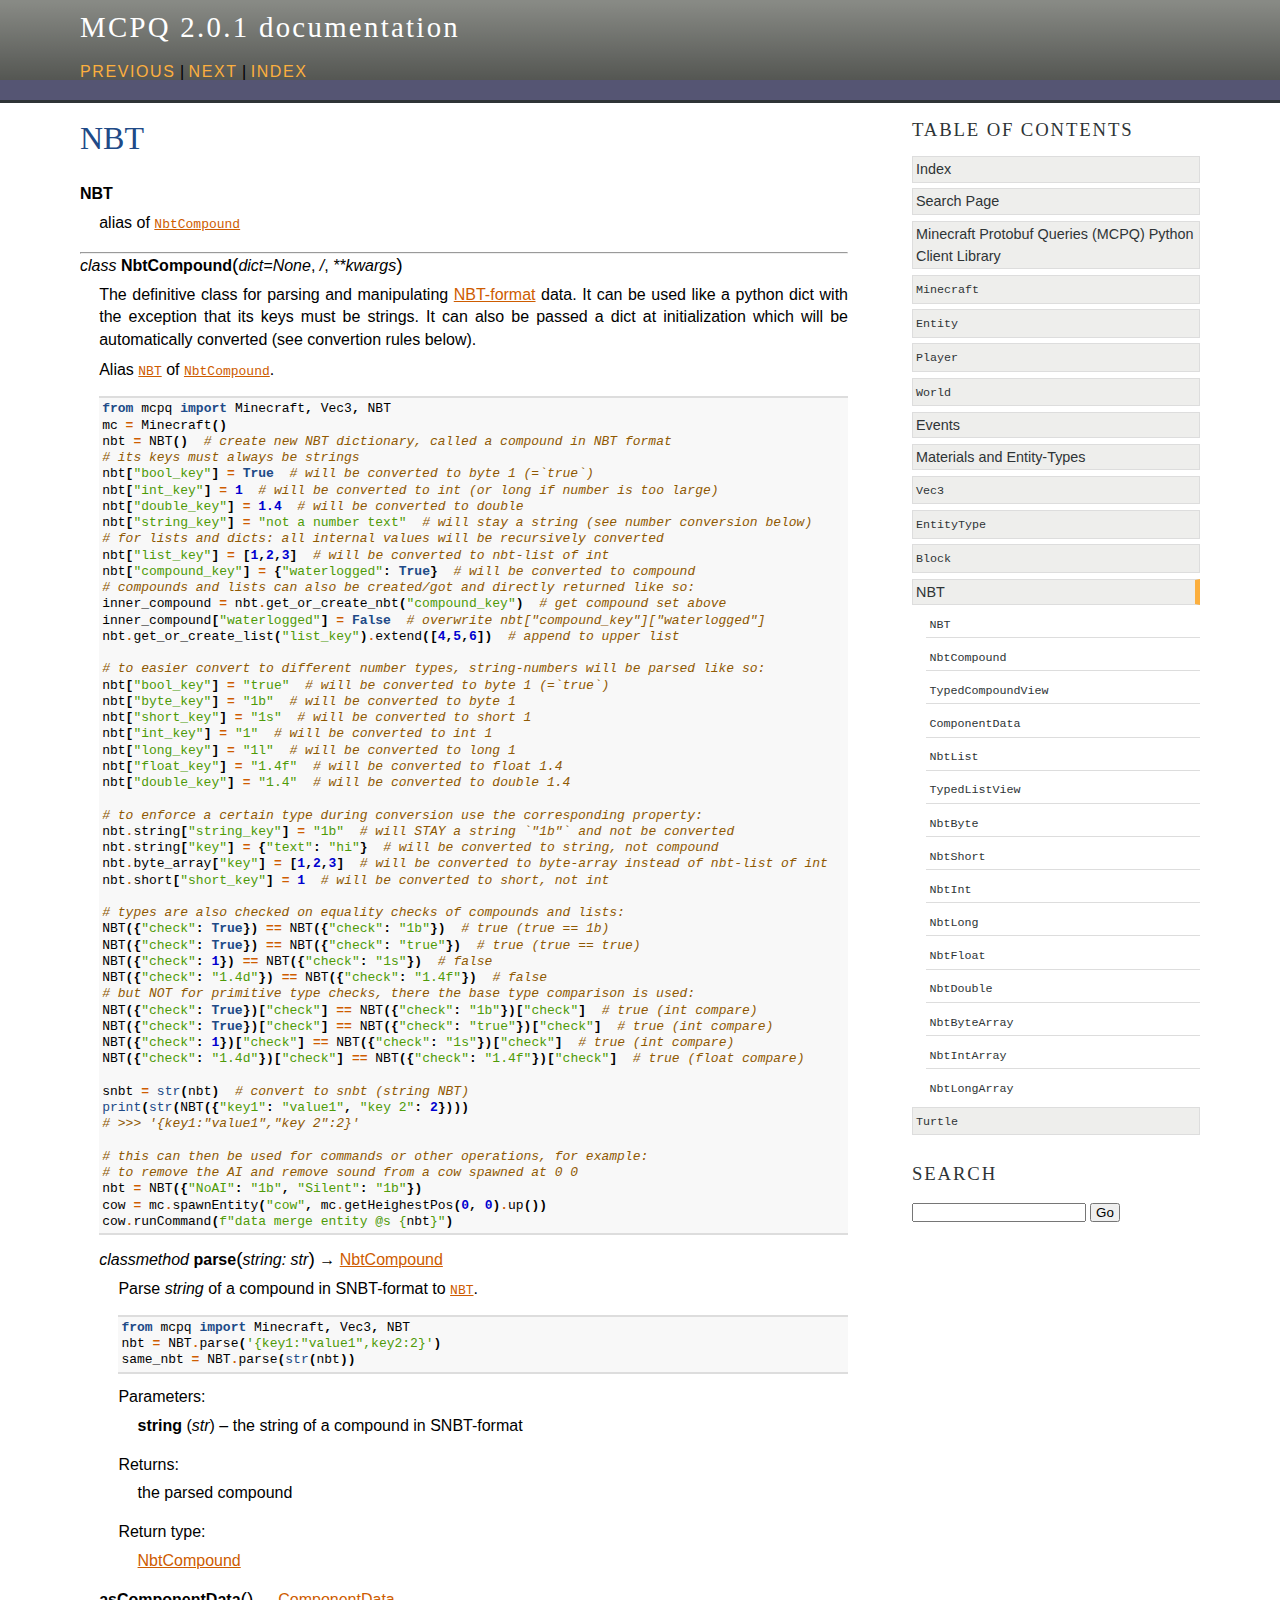
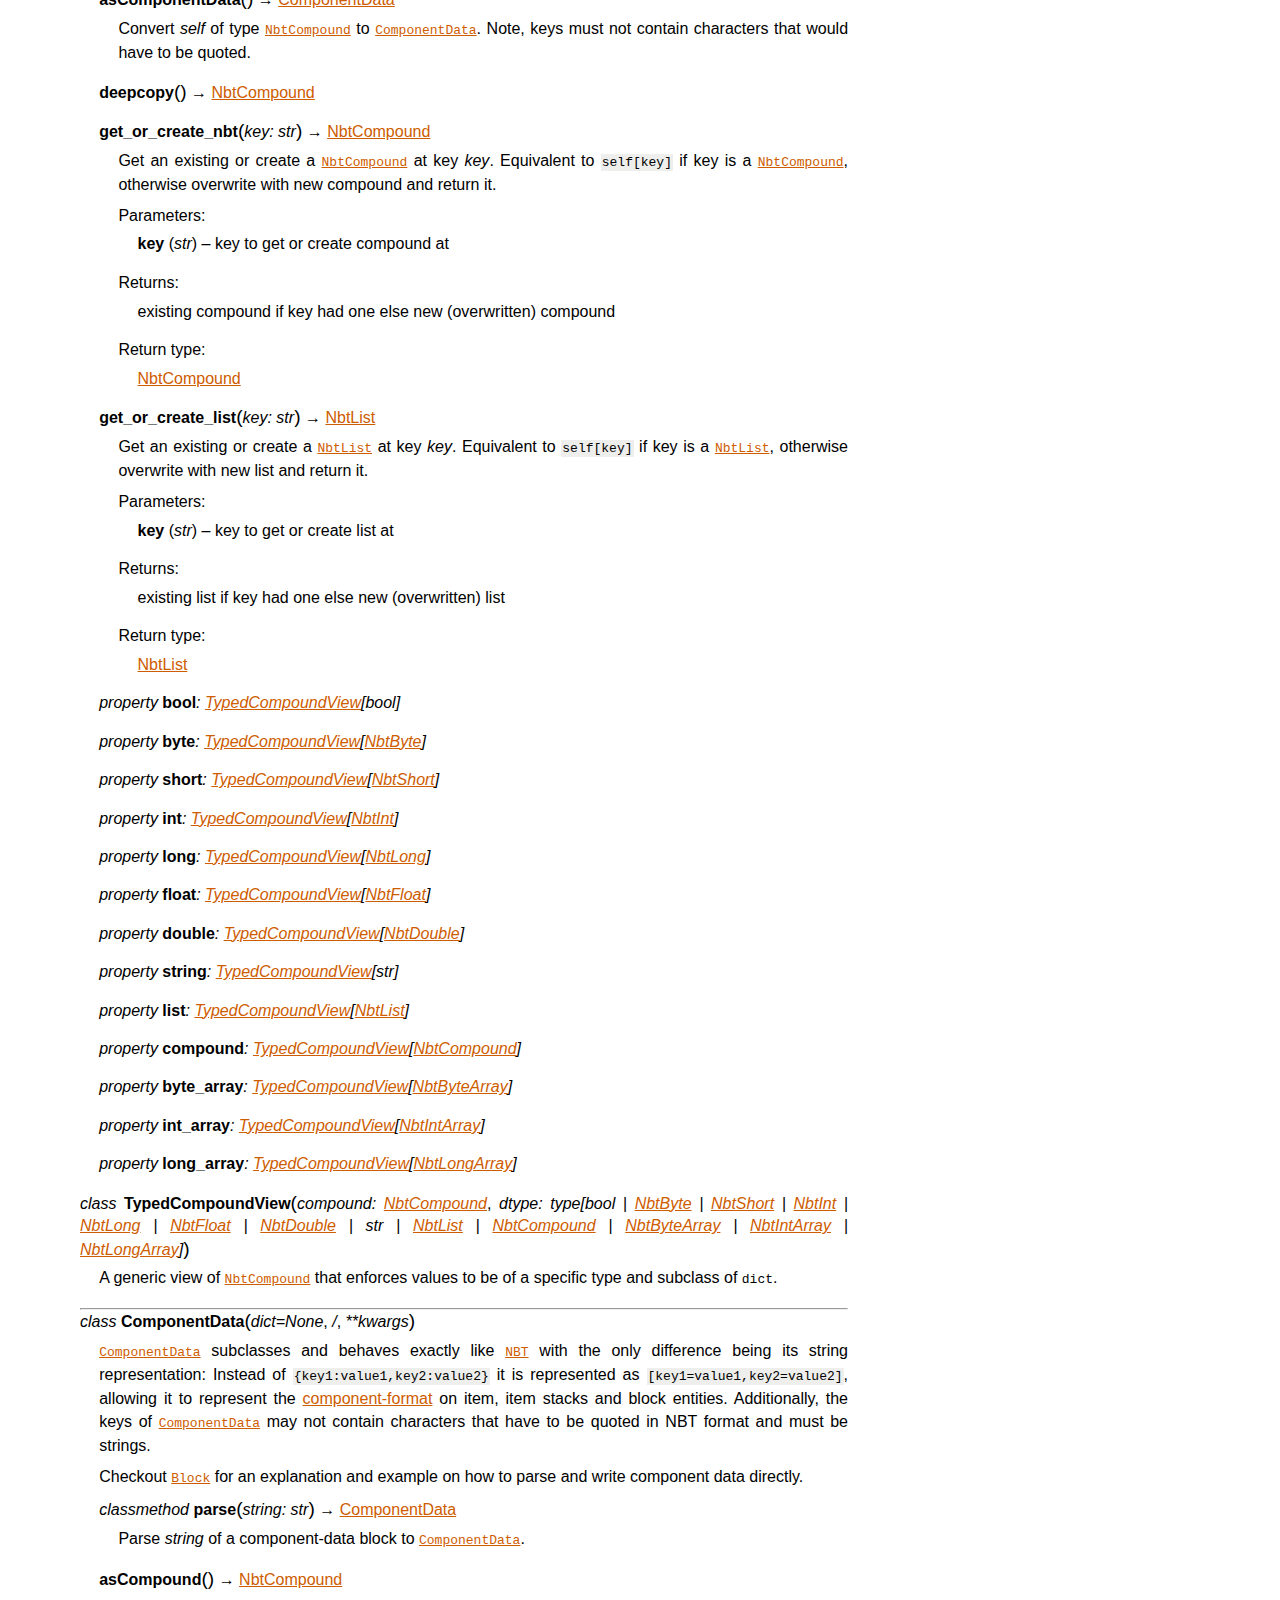
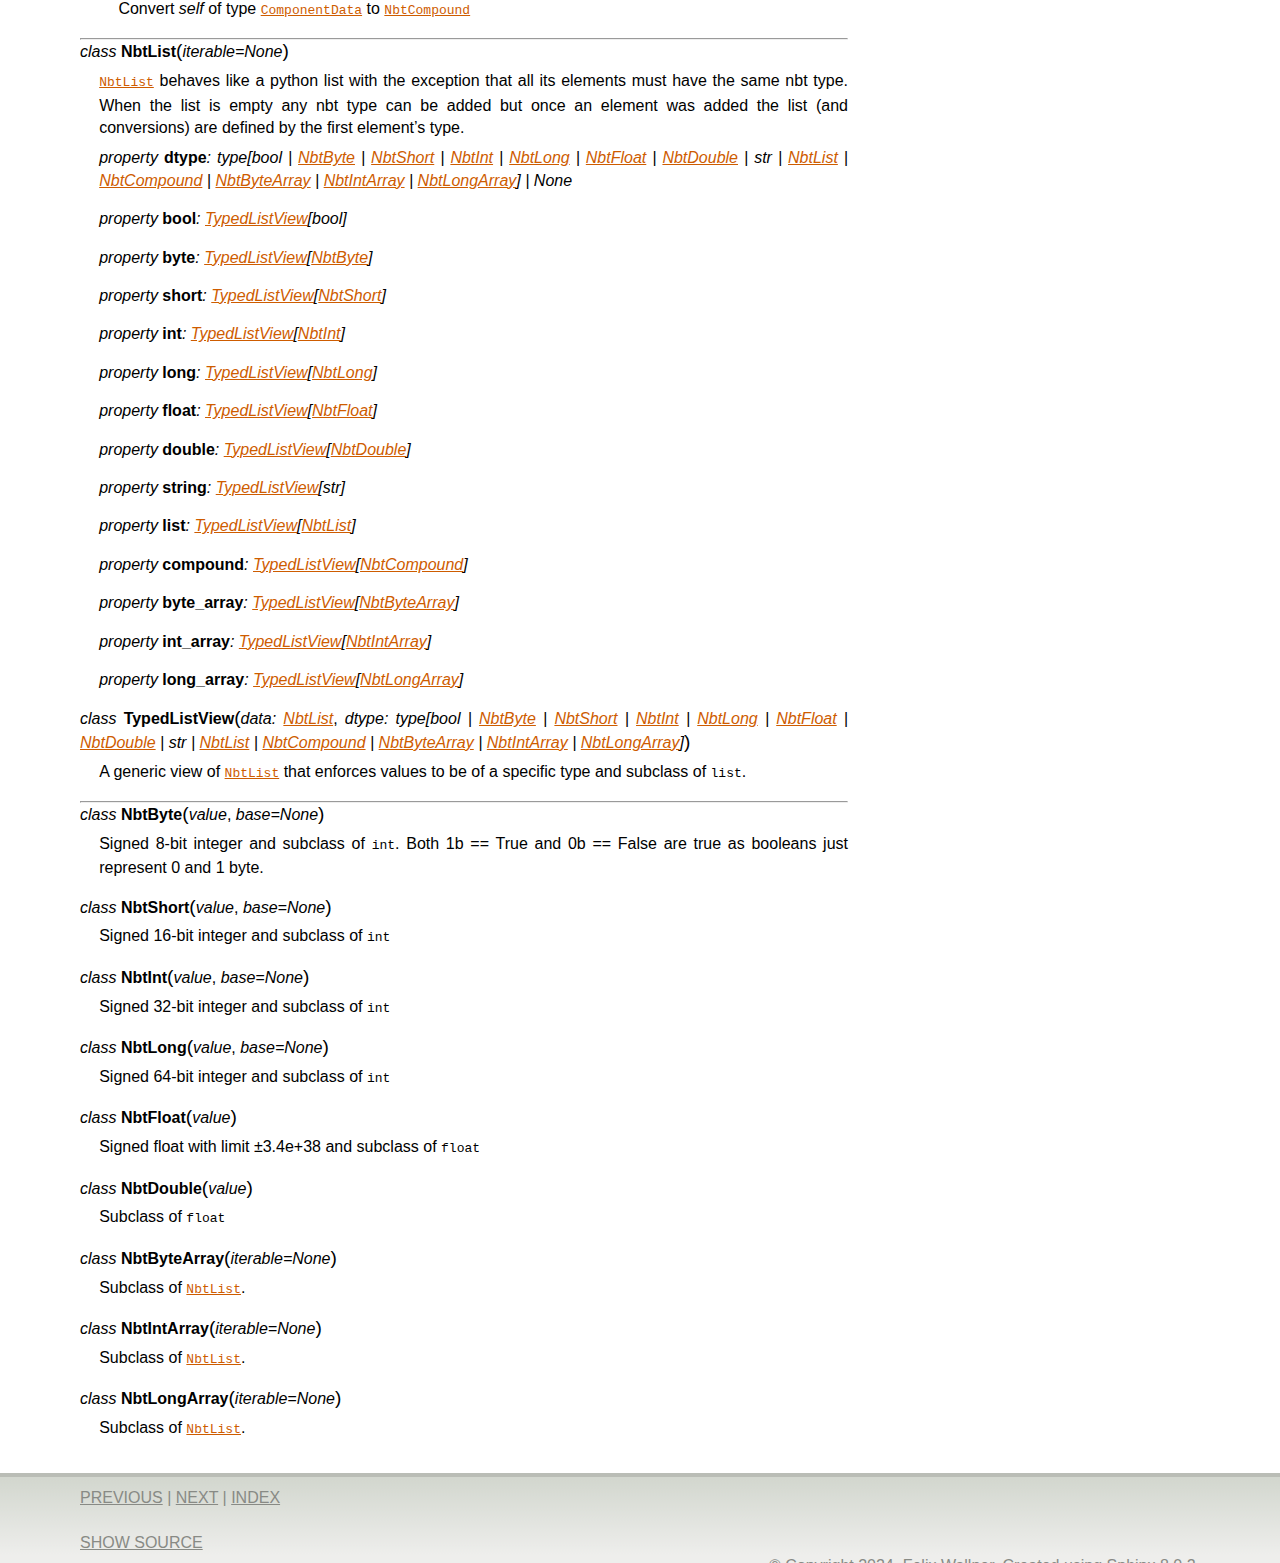
<file: docs/classes/nbt.html>
<!DOCTYPE html>

<html lang="en" data-content_root="../">
  <head>
    <meta charset="utf-8" />
    <meta name="viewport" content="width=device-width, initial-scale=1.0" /><meta name="viewport" content="width=device-width, initial-scale=1" />

    <title>NBT &#8212; MCPQ 2.0.1 documentation</title>
    <link rel="stylesheet" type="text/css" href="../_static/pygments.css?v=a746c00c" />
    <link rel="stylesheet" type="text/css" href="../_static/agogo.css?v=8513425a" />
    <script src="../_static/documentation_options.js?v=f5cff4aa"></script>
    <script src="../_static/doctools.js?v=9a2dae69"></script>
    <script src="../_static/sphinx_highlight.js?v=dc90522c"></script>
    <link rel="index" title="Index" href="../genindex.html" />
    <link rel="search" title="Search" href="../search.html" />
    <link rel="next" title="&lt;no title&gt;" href="turtle.html" />
    <link rel="prev" title="&lt;no title&gt;" href="block.html" /> 
  </head><body>
    <div class="header-wrapper" role="banner">
      <div class="header">
        <div class="headertitle"><a
          href="../index.html">MCPQ 2.0.1 documentation</a></div>
        <div class="rel" role="navigation" aria-label="Related">
          <a href="block.html" title="&lt;no title&gt;"
             accesskey="P">previous</a> |
          <a href="turtle.html" title="&lt;no title&gt;"
             accesskey="N">next</a> |
          <a href="../genindex.html" title="General Index"
             accesskey="I">index</a>
        </div>
       </div>
    </div>

    <div class="content-wrapper">
      <div class="content">
        <div class="document">
            
      <div class="documentwrapper">
        <div class="bodywrapper">
          <div class="body" role="main">
            
  <section id="nbt">
<h1>NBT<a class="headerlink" href="#nbt" title="Link to this heading">¶</a></h1>
<dl class="py attribute">
<dt class="sig sig-object py" id="mcpq.nbt.NBT">
<span class="sig-name descname"><span class="pre">NBT</span></span><a class="headerlink" href="#mcpq.nbt.NBT" title="Link to this definition">¶</a></dt>
<dd><p>alias of <a class="reference internal" href="#mcpq.nbt.NbtCompound" title="mcpq.nbt._types.NbtCompound"><code class="xref py py-class docutils literal notranslate"><span class="pre">NbtCompound</span></code></a></p>
</dd></dl>

<hr class="docutils" />
<dl class="py class">
<dt class="sig sig-object py" id="mcpq.nbt.NbtCompound">
<em class="property"><span class="pre">class</span><span class="w"> </span></em><span class="sig-name descname"><span class="pre">NbtCompound</span></span><span class="sig-paren">(</span><em class="sig-param"><span class="n"><span class="pre">dict</span></span><span class="o"><span class="pre">=</span></span><span class="default_value"><span class="pre">None</span></span></em>, <em class="sig-param"><span class="o"><span class="pre">/</span></span></em>, <em class="sig-param"><span class="o"><span class="pre">**</span></span><span class="n"><span class="pre">kwargs</span></span></em><span class="sig-paren">)</span><a class="headerlink" href="#mcpq.nbt.NbtCompound" title="Link to this definition">¶</a></dt>
<dd><p>The definitive class for parsing and manipulating <a class="reference external" href="https://minecraft.wiki/w/NBT_format">NBT-format</a> data.
It can be used like a python dict with the exception that its keys must be strings.
It can also be passed a dict at initialization which will be automatically converted (see convertion rules below).</p>
<p>Alias <a class="reference internal" href="#mcpq.nbt.NBT" title="mcpq.nbt.NBT"><code class="xref py py-class docutils literal notranslate"><span class="pre">NBT</span></code></a> of <a class="reference internal" href="#mcpq.nbt.NbtCompound" title="mcpq.nbt.NbtCompound"><code class="xref py py-class docutils literal notranslate"><span class="pre">NbtCompound</span></code></a>.</p>
<div class="highlight-default notranslate"><div class="highlight"><pre><span></span><span class="kn">from</span> <span class="nn">mcpq</span> <span class="kn">import</span> <span class="n">Minecraft</span><span class="p">,</span> <span class="n">Vec3</span><span class="p">,</span> <span class="n">NBT</span>
<span class="n">mc</span> <span class="o">=</span> <span class="n">Minecraft</span><span class="p">()</span>
<span class="n">nbt</span> <span class="o">=</span> <span class="n">NBT</span><span class="p">()</span>  <span class="c1"># create new NBT dictionary, called a compound in NBT format</span>
<span class="c1"># its keys must always be strings</span>
<span class="n">nbt</span><span class="p">[</span><span class="s2">&quot;bool_key&quot;</span><span class="p">]</span> <span class="o">=</span> <span class="kc">True</span>  <span class="c1"># will be converted to byte 1 (=`true`)</span>
<span class="n">nbt</span><span class="p">[</span><span class="s2">&quot;int_key&quot;</span><span class="p">]</span> <span class="o">=</span> <span class="mi">1</span>  <span class="c1"># will be converted to int (or long if number is too large)</span>
<span class="n">nbt</span><span class="p">[</span><span class="s2">&quot;double_key&quot;</span><span class="p">]</span> <span class="o">=</span> <span class="mf">1.4</span>  <span class="c1"># will be converted to double</span>
<span class="n">nbt</span><span class="p">[</span><span class="s2">&quot;string_key&quot;</span><span class="p">]</span> <span class="o">=</span> <span class="s2">&quot;not a number text&quot;</span>  <span class="c1"># will stay a string (see number conversion below)</span>
<span class="c1"># for lists and dicts: all internal values will be recursively converted</span>
<span class="n">nbt</span><span class="p">[</span><span class="s2">&quot;list_key&quot;</span><span class="p">]</span> <span class="o">=</span> <span class="p">[</span><span class="mi">1</span><span class="p">,</span><span class="mi">2</span><span class="p">,</span><span class="mi">3</span><span class="p">]</span>  <span class="c1"># will be converted to nbt-list of int</span>
<span class="n">nbt</span><span class="p">[</span><span class="s2">&quot;compound_key&quot;</span><span class="p">]</span> <span class="o">=</span> <span class="p">{</span><span class="s2">&quot;waterlogged&quot;</span><span class="p">:</span> <span class="kc">True</span><span class="p">}</span>  <span class="c1"># will be converted to compound</span>
<span class="c1"># compounds and lists can also be created/got and directly returned like so:</span>
<span class="n">inner_compound</span> <span class="o">=</span> <span class="n">nbt</span><span class="o">.</span><span class="n">get_or_create_nbt</span><span class="p">(</span><span class="s2">&quot;compound_key&quot;</span><span class="p">)</span>  <span class="c1"># get compound set above</span>
<span class="n">inner_compound</span><span class="p">[</span><span class="s2">&quot;waterlogged&quot;</span><span class="p">]</span> <span class="o">=</span> <span class="kc">False</span>  <span class="c1"># overwrite nbt[&quot;compound_key&quot;][&quot;waterlogged&quot;]</span>
<span class="n">nbt</span><span class="o">.</span><span class="n">get_or_create_list</span><span class="p">(</span><span class="s2">&quot;list_key&quot;</span><span class="p">)</span><span class="o">.</span><span class="n">extend</span><span class="p">([</span><span class="mi">4</span><span class="p">,</span><span class="mi">5</span><span class="p">,</span><span class="mi">6</span><span class="p">])</span>  <span class="c1"># append to upper list</span>

<span class="c1"># to easier convert to different number types, string-numbers will be parsed like so:</span>
<span class="n">nbt</span><span class="p">[</span><span class="s2">&quot;bool_key&quot;</span><span class="p">]</span> <span class="o">=</span> <span class="s2">&quot;true&quot;</span>  <span class="c1"># will be converted to byte 1 (=`true`)</span>
<span class="n">nbt</span><span class="p">[</span><span class="s2">&quot;byte_key&quot;</span><span class="p">]</span> <span class="o">=</span> <span class="s2">&quot;1b&quot;</span>  <span class="c1"># will be converted to byte 1</span>
<span class="n">nbt</span><span class="p">[</span><span class="s2">&quot;short_key&quot;</span><span class="p">]</span> <span class="o">=</span> <span class="s2">&quot;1s&quot;</span>  <span class="c1"># will be converted to short 1</span>
<span class="n">nbt</span><span class="p">[</span><span class="s2">&quot;int_key&quot;</span><span class="p">]</span> <span class="o">=</span> <span class="s2">&quot;1&quot;</span>  <span class="c1"># will be converted to int 1</span>
<span class="n">nbt</span><span class="p">[</span><span class="s2">&quot;long_key&quot;</span><span class="p">]</span> <span class="o">=</span> <span class="s2">&quot;1l&quot;</span>  <span class="c1"># will be converted to long 1</span>
<span class="n">nbt</span><span class="p">[</span><span class="s2">&quot;float_key&quot;</span><span class="p">]</span> <span class="o">=</span> <span class="s2">&quot;1.4f&quot;</span>  <span class="c1"># will be converted to float 1.4</span>
<span class="n">nbt</span><span class="p">[</span><span class="s2">&quot;double_key&quot;</span><span class="p">]</span> <span class="o">=</span> <span class="s2">&quot;1.4&quot;</span>  <span class="c1"># will be converted to double 1.4</span>

<span class="c1"># to enforce a certain type during conversion use the corresponding property:</span>
<span class="n">nbt</span><span class="o">.</span><span class="n">string</span><span class="p">[</span><span class="s2">&quot;string_key&quot;</span><span class="p">]</span> <span class="o">=</span> <span class="s2">&quot;1b&quot;</span>  <span class="c1"># will STAY a string `&quot;1b&quot;` and not be converted</span>
<span class="n">nbt</span><span class="o">.</span><span class="n">string</span><span class="p">[</span><span class="s2">&quot;key&quot;</span><span class="p">]</span> <span class="o">=</span> <span class="p">{</span><span class="s2">&quot;text&quot;</span><span class="p">:</span> <span class="s2">&quot;hi&quot;</span><span class="p">}</span>  <span class="c1"># will be converted to string, not compound</span>
<span class="n">nbt</span><span class="o">.</span><span class="n">byte_array</span><span class="p">[</span><span class="s2">&quot;key&quot;</span><span class="p">]</span> <span class="o">=</span> <span class="p">[</span><span class="mi">1</span><span class="p">,</span><span class="mi">2</span><span class="p">,</span><span class="mi">3</span><span class="p">]</span>  <span class="c1"># will be converted to byte-array instead of nbt-list of int</span>
<span class="n">nbt</span><span class="o">.</span><span class="n">short</span><span class="p">[</span><span class="s2">&quot;short_key&quot;</span><span class="p">]</span> <span class="o">=</span> <span class="mi">1</span>  <span class="c1"># will be converted to short, not int</span>

<span class="c1"># types are also checked on equality checks of compounds and lists:</span>
<span class="n">NBT</span><span class="p">({</span><span class="s2">&quot;check&quot;</span><span class="p">:</span> <span class="kc">True</span><span class="p">})</span> <span class="o">==</span> <span class="n">NBT</span><span class="p">({</span><span class="s2">&quot;check&quot;</span><span class="p">:</span> <span class="s2">&quot;1b&quot;</span><span class="p">})</span>  <span class="c1"># true (true == 1b)</span>
<span class="n">NBT</span><span class="p">({</span><span class="s2">&quot;check&quot;</span><span class="p">:</span> <span class="kc">True</span><span class="p">})</span> <span class="o">==</span> <span class="n">NBT</span><span class="p">({</span><span class="s2">&quot;check&quot;</span><span class="p">:</span> <span class="s2">&quot;true&quot;</span><span class="p">})</span>  <span class="c1"># true (true == true)</span>
<span class="n">NBT</span><span class="p">({</span><span class="s2">&quot;check&quot;</span><span class="p">:</span> <span class="mi">1</span><span class="p">})</span> <span class="o">==</span> <span class="n">NBT</span><span class="p">({</span><span class="s2">&quot;check&quot;</span><span class="p">:</span> <span class="s2">&quot;1s&quot;</span><span class="p">})</span>  <span class="c1"># false</span>
<span class="n">NBT</span><span class="p">({</span><span class="s2">&quot;check&quot;</span><span class="p">:</span> <span class="s2">&quot;1.4d&quot;</span><span class="p">})</span> <span class="o">==</span> <span class="n">NBT</span><span class="p">({</span><span class="s2">&quot;check&quot;</span><span class="p">:</span> <span class="s2">&quot;1.4f&quot;</span><span class="p">})</span>  <span class="c1"># false</span>
<span class="c1"># but NOT for primitive type checks, there the base type comparison is used:</span>
<span class="n">NBT</span><span class="p">({</span><span class="s2">&quot;check&quot;</span><span class="p">:</span> <span class="kc">True</span><span class="p">})[</span><span class="s2">&quot;check&quot;</span><span class="p">]</span> <span class="o">==</span> <span class="n">NBT</span><span class="p">({</span><span class="s2">&quot;check&quot;</span><span class="p">:</span> <span class="s2">&quot;1b&quot;</span><span class="p">})[</span><span class="s2">&quot;check&quot;</span><span class="p">]</span>  <span class="c1"># true (int compare)</span>
<span class="n">NBT</span><span class="p">({</span><span class="s2">&quot;check&quot;</span><span class="p">:</span> <span class="kc">True</span><span class="p">})[</span><span class="s2">&quot;check&quot;</span><span class="p">]</span> <span class="o">==</span> <span class="n">NBT</span><span class="p">({</span><span class="s2">&quot;check&quot;</span><span class="p">:</span> <span class="s2">&quot;true&quot;</span><span class="p">})[</span><span class="s2">&quot;check&quot;</span><span class="p">]</span>  <span class="c1"># true (int compare)</span>
<span class="n">NBT</span><span class="p">({</span><span class="s2">&quot;check&quot;</span><span class="p">:</span> <span class="mi">1</span><span class="p">})[</span><span class="s2">&quot;check&quot;</span><span class="p">]</span> <span class="o">==</span> <span class="n">NBT</span><span class="p">({</span><span class="s2">&quot;check&quot;</span><span class="p">:</span> <span class="s2">&quot;1s&quot;</span><span class="p">})[</span><span class="s2">&quot;check&quot;</span><span class="p">]</span>  <span class="c1"># true (int compare)</span>
<span class="n">NBT</span><span class="p">({</span><span class="s2">&quot;check&quot;</span><span class="p">:</span> <span class="s2">&quot;1.4d&quot;</span><span class="p">})[</span><span class="s2">&quot;check&quot;</span><span class="p">]</span> <span class="o">==</span> <span class="n">NBT</span><span class="p">({</span><span class="s2">&quot;check&quot;</span><span class="p">:</span> <span class="s2">&quot;1.4f&quot;</span><span class="p">})[</span><span class="s2">&quot;check&quot;</span><span class="p">]</span>  <span class="c1"># true (float compare)</span>

<span class="n">snbt</span> <span class="o">=</span> <span class="nb">str</span><span class="p">(</span><span class="n">nbt</span><span class="p">)</span>  <span class="c1"># convert to snbt (string NBT)</span>
<span class="nb">print</span><span class="p">(</span><span class="nb">str</span><span class="p">(</span><span class="n">NBT</span><span class="p">({</span><span class="s2">&quot;key1&quot;</span><span class="p">:</span> <span class="s2">&quot;value1&quot;</span><span class="p">,</span> <span class="s2">&quot;key 2&quot;</span><span class="p">:</span> <span class="mi">2</span><span class="p">})))</span>
<span class="c1"># &gt;&gt;&gt; &#39;{key1:&quot;value1&quot;,&quot;key 2&quot;:2}&#39;</span>

<span class="c1"># this can then be used for commands or other operations, for example:</span>
<span class="c1"># to remove the AI and remove sound from a cow spawned at 0 0</span>
<span class="n">nbt</span> <span class="o">=</span> <span class="n">NBT</span><span class="p">({</span><span class="s2">&quot;NoAI&quot;</span><span class="p">:</span> <span class="s2">&quot;1b&quot;</span><span class="p">,</span> <span class="s2">&quot;Silent&quot;</span><span class="p">:</span> <span class="s2">&quot;1b&quot;</span><span class="p">})</span>
<span class="n">cow</span> <span class="o">=</span> <span class="n">mc</span><span class="o">.</span><span class="n">spawnEntity</span><span class="p">(</span><span class="s2">&quot;cow&quot;</span><span class="p">,</span> <span class="n">mc</span><span class="o">.</span><span class="n">getHeighestPos</span><span class="p">(</span><span class="mi">0</span><span class="p">,</span> <span class="mi">0</span><span class="p">)</span><span class="o">.</span><span class="n">up</span><span class="p">())</span>
<span class="n">cow</span><span class="o">.</span><span class="n">runCommand</span><span class="p">(</span><span class="sa">f</span><span class="s2">&quot;data merge entity @s </span><span class="si">{</span><span class="n">nbt</span><span class="si">}</span><span class="s2">&quot;</span><span class="p">)</span>
</pre></div>
</div>
<dl class="py method">
<dt class="sig sig-object py" id="mcpq.nbt.NbtCompound.parse">
<em class="property"><span class="pre">classmethod</span><span class="w"> </span></em><span class="sig-name descname"><span class="pre">parse</span></span><span class="sig-paren">(</span><em class="sig-param"><span class="n"><span class="pre">string</span></span><span class="p"><span class="pre">:</span></span><span class="w"> </span><span class="n"><span class="pre">str</span></span></em><span class="sig-paren">)</span> <span class="sig-return"><span class="sig-return-icon">&#x2192;</span> <span class="sig-return-typehint"><a class="reference internal" href="#mcpq.nbt.NbtCompound" title="mcpq.nbt._types.NbtCompound"><span class="pre">NbtCompound</span></a></span></span><a class="headerlink" href="#mcpq.nbt.NbtCompound.parse" title="Link to this definition">¶</a></dt>
<dd><p>Parse <cite>string</cite> of a compound in SNBT-format to <a class="reference internal" href="#mcpq.nbt.NBT" title="mcpq.nbt.NBT"><code class="xref py py-class docutils literal notranslate"><span class="pre">NBT</span></code></a>.</p>
<div class="highlight-default notranslate"><div class="highlight"><pre><span></span><span class="kn">from</span> <span class="nn">mcpq</span> <span class="kn">import</span> <span class="n">Minecraft</span><span class="p">,</span> <span class="n">Vec3</span><span class="p">,</span> <span class="n">NBT</span>
<span class="n">nbt</span> <span class="o">=</span> <span class="n">NBT</span><span class="o">.</span><span class="n">parse</span><span class="p">(</span><span class="s1">&#39;{key1:&quot;value1&quot;,key2:2}&#39;</span><span class="p">)</span>
<span class="n">same_nbt</span> <span class="o">=</span> <span class="n">NBT</span><span class="o">.</span><span class="n">parse</span><span class="p">(</span><span class="nb">str</span><span class="p">(</span><span class="n">nbt</span><span class="p">))</span>
</pre></div>
</div>
<dl class="field-list simple">
<dt class="field-odd">Parameters<span class="colon">:</span></dt>
<dd class="field-odd"><p><strong>string</strong> (<em>str</em>) – the string of a compound in SNBT-format</p>
</dd>
<dt class="field-even">Returns<span class="colon">:</span></dt>
<dd class="field-even"><p>the parsed compound</p>
</dd>
<dt class="field-odd">Return type<span class="colon">:</span></dt>
<dd class="field-odd"><p><a class="reference internal" href="#mcpq.nbt.NbtCompound" title="mcpq.nbt.NbtCompound">NbtCompound</a></p>
</dd>
</dl>
</dd></dl>

<dl class="py method">
<dt class="sig sig-object py" id="mcpq.nbt.NbtCompound.asComponentData">
<span class="sig-name descname"><span class="pre">asComponentData</span></span><span class="sig-paren">(</span><span class="sig-paren">)</span> <span class="sig-return"><span class="sig-return-icon">&#x2192;</span> <span class="sig-return-typehint"><a class="reference internal" href="#mcpq.nbt.ComponentData" title="mcpq.nbt._types.ComponentData"><span class="pre">ComponentData</span></a></span></span><a class="headerlink" href="#mcpq.nbt.NbtCompound.asComponentData" title="Link to this definition">¶</a></dt>
<dd><p>Convert <cite>self</cite> of type <a class="reference internal" href="#mcpq.nbt.NbtCompound" title="mcpq.nbt.NbtCompound"><code class="xref py py-class docutils literal notranslate"><span class="pre">NbtCompound</span></code></a> to <a class="reference internal" href="#mcpq.nbt.ComponentData" title="mcpq.nbt.ComponentData"><code class="xref py py-class docutils literal notranslate"><span class="pre">ComponentData</span></code></a>.
Note, keys must not contain characters that would have to be quoted.</p>
</dd></dl>

<dl class="py method">
<dt class="sig sig-object py" id="mcpq.nbt.NbtCompound.deepcopy">
<span class="sig-name descname"><span class="pre">deepcopy</span></span><span class="sig-paren">(</span><span class="sig-paren">)</span> <span class="sig-return"><span class="sig-return-icon">&#x2192;</span> <span class="sig-return-typehint"><a class="reference internal" href="#mcpq.nbt.NbtCompound" title="mcpq.nbt._types.NbtCompound"><span class="pre">NbtCompound</span></a></span></span><a class="headerlink" href="#mcpq.nbt.NbtCompound.deepcopy" title="Link to this definition">¶</a></dt>
<dd></dd></dl>

<dl class="py method">
<dt class="sig sig-object py" id="mcpq.nbt.NbtCompound.get_or_create_nbt">
<span class="sig-name descname"><span class="pre">get_or_create_nbt</span></span><span class="sig-paren">(</span><em class="sig-param"><span class="n"><span class="pre">key</span></span><span class="p"><span class="pre">:</span></span><span class="w"> </span><span class="n"><span class="pre">str</span></span></em><span class="sig-paren">)</span> <span class="sig-return"><span class="sig-return-icon">&#x2192;</span> <span class="sig-return-typehint"><a class="reference internal" href="#mcpq.nbt.NbtCompound" title="mcpq.nbt._types.NbtCompound"><span class="pre">NbtCompound</span></a></span></span><a class="headerlink" href="#mcpq.nbt.NbtCompound.get_or_create_nbt" title="Link to this definition">¶</a></dt>
<dd><p>Get an existing or create a <a class="reference internal" href="#mcpq.nbt.NbtCompound" title="mcpq.nbt.NbtCompound"><code class="xref py py-class docutils literal notranslate"><span class="pre">NbtCompound</span></code></a> at key <cite>key</cite>.
Equivalent to <code class="docutils literal notranslate"><span class="pre">self[key]</span></code> if key is a <a class="reference internal" href="#mcpq.nbt.NbtCompound" title="mcpq.nbt.NbtCompound"><code class="xref py py-class docutils literal notranslate"><span class="pre">NbtCompound</span></code></a>, otherwise overwrite with new compound and return it.</p>
<dl class="field-list simple">
<dt class="field-odd">Parameters<span class="colon">:</span></dt>
<dd class="field-odd"><p><strong>key</strong> (<em>str</em>) – key to get or create compound at</p>
</dd>
<dt class="field-even">Returns<span class="colon">:</span></dt>
<dd class="field-even"><p>existing compound if key had one else new (overwritten) compound</p>
</dd>
<dt class="field-odd">Return type<span class="colon">:</span></dt>
<dd class="field-odd"><p><a class="reference internal" href="#mcpq.nbt.NbtCompound" title="mcpq.nbt.NbtCompound">NbtCompound</a></p>
</dd>
</dl>
</dd></dl>

<dl class="py method">
<dt class="sig sig-object py" id="mcpq.nbt.NbtCompound.get_or_create_list">
<span class="sig-name descname"><span class="pre">get_or_create_list</span></span><span class="sig-paren">(</span><em class="sig-param"><span class="n"><span class="pre">key</span></span><span class="p"><span class="pre">:</span></span><span class="w"> </span><span class="n"><span class="pre">str</span></span></em><span class="sig-paren">)</span> <span class="sig-return"><span class="sig-return-icon">&#x2192;</span> <span class="sig-return-typehint"><a class="reference internal" href="#mcpq.nbt.NbtList" title="mcpq.nbt._types.NbtList"><span class="pre">NbtList</span></a></span></span><a class="headerlink" href="#mcpq.nbt.NbtCompound.get_or_create_list" title="Link to this definition">¶</a></dt>
<dd><p>Get an existing or create a <a class="reference internal" href="#mcpq.nbt.NbtList" title="mcpq.nbt.NbtList"><code class="xref py py-class docutils literal notranslate"><span class="pre">NbtList</span></code></a> at key <cite>key</cite>.
Equivalent to <code class="docutils literal notranslate"><span class="pre">self[key]</span></code> if key is a <a class="reference internal" href="#mcpq.nbt.NbtList" title="mcpq.nbt.NbtList"><code class="xref py py-class docutils literal notranslate"><span class="pre">NbtList</span></code></a>, otherwise overwrite with new list and return it.</p>
<dl class="field-list simple">
<dt class="field-odd">Parameters<span class="colon">:</span></dt>
<dd class="field-odd"><p><strong>key</strong> (<em>str</em>) – key to get or create list at</p>
</dd>
<dt class="field-even">Returns<span class="colon">:</span></dt>
<dd class="field-even"><p>existing list if key had one else new (overwritten) list</p>
</dd>
<dt class="field-odd">Return type<span class="colon">:</span></dt>
<dd class="field-odd"><p><a class="reference internal" href="#mcpq.nbt.NbtList" title="mcpq.nbt.NbtList">NbtList</a></p>
</dd>
</dl>
</dd></dl>

<dl class="py property">
<dt class="sig sig-object py" id="mcpq.nbt.NbtCompound.bool">
<em class="property"><span class="pre">property</span><span class="w"> </span></em><span class="sig-name descname"><span class="pre">bool</span></span><em class="property"><span class="p"><span class="pre">:</span></span><span class="w"> </span><a class="reference internal" href="#mcpq.nbt._types.TypedCompoundView" title="mcpq.nbt._types.TypedCompoundView"><span class="pre">TypedCompoundView</span></a><span class="p"><span class="pre">[</span></span><span class="pre">bool</span><span class="p"><span class="pre">]</span></span></em><a class="headerlink" href="#mcpq.nbt.NbtCompound.bool" title="Link to this definition">¶</a></dt>
<dd></dd></dl>

<dl class="py property">
<dt class="sig sig-object py" id="mcpq.nbt.NbtCompound.byte">
<em class="property"><span class="pre">property</span><span class="w"> </span></em><span class="sig-name descname"><span class="pre">byte</span></span><em class="property"><span class="p"><span class="pre">:</span></span><span class="w"> </span><a class="reference internal" href="#mcpq.nbt._types.TypedCompoundView" title="mcpq.nbt._types.TypedCompoundView"><span class="pre">TypedCompoundView</span></a><span class="p"><span class="pre">[</span></span><a class="reference internal" href="#mcpq.nbt.NbtByte" title="mcpq.nbt._types.NbtByte"><span class="pre">NbtByte</span></a><span class="p"><span class="pre">]</span></span></em><a class="headerlink" href="#mcpq.nbt.NbtCompound.byte" title="Link to this definition">¶</a></dt>
<dd></dd></dl>

<dl class="py property">
<dt class="sig sig-object py" id="mcpq.nbt.NbtCompound.short">
<em class="property"><span class="pre">property</span><span class="w"> </span></em><span class="sig-name descname"><span class="pre">short</span></span><em class="property"><span class="p"><span class="pre">:</span></span><span class="w"> </span><a class="reference internal" href="#mcpq.nbt._types.TypedCompoundView" title="mcpq.nbt._types.TypedCompoundView"><span class="pre">TypedCompoundView</span></a><span class="p"><span class="pre">[</span></span><a class="reference internal" href="#mcpq.nbt.NbtShort" title="mcpq.nbt._types.NbtShort"><span class="pre">NbtShort</span></a><span class="p"><span class="pre">]</span></span></em><a class="headerlink" href="#mcpq.nbt.NbtCompound.short" title="Link to this definition">¶</a></dt>
<dd></dd></dl>

<dl class="py property">
<dt class="sig sig-object py" id="mcpq.nbt.NbtCompound.int">
<em class="property"><span class="pre">property</span><span class="w"> </span></em><span class="sig-name descname"><span class="pre">int</span></span><em class="property"><span class="p"><span class="pre">:</span></span><span class="w"> </span><a class="reference internal" href="#mcpq.nbt._types.TypedCompoundView" title="mcpq.nbt._types.TypedCompoundView"><span class="pre">TypedCompoundView</span></a><span class="p"><span class="pre">[</span></span><a class="reference internal" href="#mcpq.nbt.NbtInt" title="mcpq.nbt._types.NbtInt"><span class="pre">NbtInt</span></a><span class="p"><span class="pre">]</span></span></em><a class="headerlink" href="#mcpq.nbt.NbtCompound.int" title="Link to this definition">¶</a></dt>
<dd></dd></dl>

<dl class="py property">
<dt class="sig sig-object py" id="mcpq.nbt.NbtCompound.long">
<em class="property"><span class="pre">property</span><span class="w"> </span></em><span class="sig-name descname"><span class="pre">long</span></span><em class="property"><span class="p"><span class="pre">:</span></span><span class="w"> </span><a class="reference internal" href="#mcpq.nbt._types.TypedCompoundView" title="mcpq.nbt._types.TypedCompoundView"><span class="pre">TypedCompoundView</span></a><span class="p"><span class="pre">[</span></span><a class="reference internal" href="#mcpq.nbt.NbtLong" title="mcpq.nbt._types.NbtLong"><span class="pre">NbtLong</span></a><span class="p"><span class="pre">]</span></span></em><a class="headerlink" href="#mcpq.nbt.NbtCompound.long" title="Link to this definition">¶</a></dt>
<dd></dd></dl>

<dl class="py property">
<dt class="sig sig-object py" id="mcpq.nbt.NbtCompound.float">
<em class="property"><span class="pre">property</span><span class="w"> </span></em><span class="sig-name descname"><span class="pre">float</span></span><em class="property"><span class="p"><span class="pre">:</span></span><span class="w"> </span><a class="reference internal" href="#mcpq.nbt._types.TypedCompoundView" title="mcpq.nbt._types.TypedCompoundView"><span class="pre">TypedCompoundView</span></a><span class="p"><span class="pre">[</span></span><a class="reference internal" href="#mcpq.nbt.NbtFloat" title="mcpq.nbt._types.NbtFloat"><span class="pre">NbtFloat</span></a><span class="p"><span class="pre">]</span></span></em><a class="headerlink" href="#mcpq.nbt.NbtCompound.float" title="Link to this definition">¶</a></dt>
<dd></dd></dl>

<dl class="py property">
<dt class="sig sig-object py" id="mcpq.nbt.NbtCompound.double">
<em class="property"><span class="pre">property</span><span class="w"> </span></em><span class="sig-name descname"><span class="pre">double</span></span><em class="property"><span class="p"><span class="pre">:</span></span><span class="w"> </span><a class="reference internal" href="#mcpq.nbt._types.TypedCompoundView" title="mcpq.nbt._types.TypedCompoundView"><span class="pre">TypedCompoundView</span></a><span class="p"><span class="pre">[</span></span><a class="reference internal" href="#mcpq.nbt.NbtDouble" title="mcpq.nbt._types.NbtDouble"><span class="pre">NbtDouble</span></a><span class="p"><span class="pre">]</span></span></em><a class="headerlink" href="#mcpq.nbt.NbtCompound.double" title="Link to this definition">¶</a></dt>
<dd></dd></dl>

<dl class="py property">
<dt class="sig sig-object py" id="mcpq.nbt.NbtCompound.string">
<em class="property"><span class="pre">property</span><span class="w"> </span></em><span class="sig-name descname"><span class="pre">string</span></span><em class="property"><span class="p"><span class="pre">:</span></span><span class="w"> </span><a class="reference internal" href="#mcpq.nbt._types.TypedCompoundView" title="mcpq.nbt._types.TypedCompoundView"><span class="pre">TypedCompoundView</span></a><span class="p"><span class="pre">[</span></span><span class="pre">str</span><span class="p"><span class="pre">]</span></span></em><a class="headerlink" href="#mcpq.nbt.NbtCompound.string" title="Link to this definition">¶</a></dt>
<dd></dd></dl>

<dl class="py property">
<dt class="sig sig-object py" id="mcpq.nbt.NbtCompound.list">
<em class="property"><span class="pre">property</span><span class="w"> </span></em><span class="sig-name descname"><span class="pre">list</span></span><em class="property"><span class="p"><span class="pre">:</span></span><span class="w"> </span><a class="reference internal" href="#mcpq.nbt._types.TypedCompoundView" title="mcpq.nbt._types.TypedCompoundView"><span class="pre">TypedCompoundView</span></a><span class="p"><span class="pre">[</span></span><a class="reference internal" href="#mcpq.nbt.NbtList" title="mcpq.nbt._types.NbtList"><span class="pre">NbtList</span></a><span class="p"><span class="pre">]</span></span></em><a class="headerlink" href="#mcpq.nbt.NbtCompound.list" title="Link to this definition">¶</a></dt>
<dd></dd></dl>

<dl class="py property">
<dt class="sig sig-object py" id="mcpq.nbt.NbtCompound.compound">
<em class="property"><span class="pre">property</span><span class="w"> </span></em><span class="sig-name descname"><span class="pre">compound</span></span><em class="property"><span class="p"><span class="pre">:</span></span><span class="w"> </span><a class="reference internal" href="#mcpq.nbt._types.TypedCompoundView" title="mcpq.nbt._types.TypedCompoundView"><span class="pre">TypedCompoundView</span></a><span class="p"><span class="pre">[</span></span><a class="reference internal" href="#mcpq.nbt.NbtCompound" title="mcpq.nbt._types.NbtCompound"><span class="pre">NbtCompound</span></a><span class="p"><span class="pre">]</span></span></em><a class="headerlink" href="#mcpq.nbt.NbtCompound.compound" title="Link to this definition">¶</a></dt>
<dd></dd></dl>

<dl class="py property">
<dt class="sig sig-object py" id="mcpq.nbt.NbtCompound.byte_array">
<em class="property"><span class="pre">property</span><span class="w"> </span></em><span class="sig-name descname"><span class="pre">byte_array</span></span><em class="property"><span class="p"><span class="pre">:</span></span><span class="w"> </span><a class="reference internal" href="#mcpq.nbt._types.TypedCompoundView" title="mcpq.nbt._types.TypedCompoundView"><span class="pre">TypedCompoundView</span></a><span class="p"><span class="pre">[</span></span><a class="reference internal" href="#mcpq.nbt.NbtByteArray" title="mcpq.nbt._types.NbtByteArray"><span class="pre">NbtByteArray</span></a><span class="p"><span class="pre">]</span></span></em><a class="headerlink" href="#mcpq.nbt.NbtCompound.byte_array" title="Link to this definition">¶</a></dt>
<dd></dd></dl>

<dl class="py property">
<dt class="sig sig-object py" id="mcpq.nbt.NbtCompound.int_array">
<em class="property"><span class="pre">property</span><span class="w"> </span></em><span class="sig-name descname"><span class="pre">int_array</span></span><em class="property"><span class="p"><span class="pre">:</span></span><span class="w"> </span><a class="reference internal" href="#mcpq.nbt._types.TypedCompoundView" title="mcpq.nbt._types.TypedCompoundView"><span class="pre">TypedCompoundView</span></a><span class="p"><span class="pre">[</span></span><a class="reference internal" href="#mcpq.nbt.NbtIntArray" title="mcpq.nbt._types.NbtIntArray"><span class="pre">NbtIntArray</span></a><span class="p"><span class="pre">]</span></span></em><a class="headerlink" href="#mcpq.nbt.NbtCompound.int_array" title="Link to this definition">¶</a></dt>
<dd></dd></dl>

<dl class="py property">
<dt class="sig sig-object py" id="mcpq.nbt.NbtCompound.long_array">
<em class="property"><span class="pre">property</span><span class="w"> </span></em><span class="sig-name descname"><span class="pre">long_array</span></span><em class="property"><span class="p"><span class="pre">:</span></span><span class="w"> </span><a class="reference internal" href="#mcpq.nbt._types.TypedCompoundView" title="mcpq.nbt._types.TypedCompoundView"><span class="pre">TypedCompoundView</span></a><span class="p"><span class="pre">[</span></span><a class="reference internal" href="#mcpq.nbt.NbtLongArray" title="mcpq.nbt._types.NbtLongArray"><span class="pre">NbtLongArray</span></a><span class="p"><span class="pre">]</span></span></em><a class="headerlink" href="#mcpq.nbt.NbtCompound.long_array" title="Link to this definition">¶</a></dt>
<dd></dd></dl>

</dd></dl>

<dl class="py class">
<dt class="sig sig-object py" id="mcpq.nbt._types.TypedCompoundView">
<em class="property"><span class="pre">class</span><span class="w"> </span></em><span class="sig-name descname"><span class="pre">TypedCompoundView</span></span><span class="sig-paren">(</span><em class="sig-param"><span class="n"><span class="pre">compound</span></span><span class="p"><span class="pre">:</span></span><span class="w"> </span><span class="n"><a class="reference internal" href="#mcpq.nbt.NbtCompound" title="mcpq.nbt._types.NbtCompound"><span class="pre">NbtCompound</span></a></span></em>, <em class="sig-param"><span class="n"><span class="pre">dtype</span></span><span class="p"><span class="pre">:</span></span><span class="w"> </span><span class="n"><span class="pre">type</span><span class="p"><span class="pre">[</span></span><span class="pre">bool</span><span class="w"> </span><span class="p"><span class="pre">|</span></span><span class="w"> </span><a class="reference internal" href="#mcpq.nbt.NbtByte" title="mcpq.nbt._types.NbtByte"><span class="pre">NbtByte</span></a><span class="w"> </span><span class="p"><span class="pre">|</span></span><span class="w"> </span><a class="reference internal" href="#mcpq.nbt.NbtShort" title="mcpq.nbt._types.NbtShort"><span class="pre">NbtShort</span></a><span class="w"> </span><span class="p"><span class="pre">|</span></span><span class="w"> </span><a class="reference internal" href="#mcpq.nbt.NbtInt" title="mcpq.nbt._types.NbtInt"><span class="pre">NbtInt</span></a><span class="w"> </span><span class="p"><span class="pre">|</span></span><span class="w"> </span><a class="reference internal" href="#mcpq.nbt.NbtLong" title="mcpq.nbt._types.NbtLong"><span class="pre">NbtLong</span></a><span class="w"> </span><span class="p"><span class="pre">|</span></span><span class="w"> </span><a class="reference internal" href="#mcpq.nbt.NbtFloat" title="mcpq.nbt._types.NbtFloat"><span class="pre">NbtFloat</span></a><span class="w"> </span><span class="p"><span class="pre">|</span></span><span class="w"> </span><a class="reference internal" href="#mcpq.nbt.NbtDouble" title="mcpq.nbt._types.NbtDouble"><span class="pre">NbtDouble</span></a><span class="w"> </span><span class="p"><span class="pre">|</span></span><span class="w"> </span><span class="pre">str</span><span class="w"> </span><span class="p"><span class="pre">|</span></span><span class="w"> </span><a class="reference internal" href="#mcpq.nbt.NbtList" title="mcpq.nbt._types.NbtList"><span class="pre">NbtList</span></a><span class="w"> </span><span class="p"><span class="pre">|</span></span><span class="w"> </span><a class="reference internal" href="#mcpq.nbt.NbtCompound" title="mcpq.nbt._types.NbtCompound"><span class="pre">NbtCompound</span></a><span class="w"> </span><span class="p"><span class="pre">|</span></span><span class="w"> </span><a class="reference internal" href="#mcpq.nbt.NbtByteArray" title="mcpq.nbt._types.NbtByteArray"><span class="pre">NbtByteArray</span></a><span class="w"> </span><span class="p"><span class="pre">|</span></span><span class="w"> </span><a class="reference internal" href="#mcpq.nbt.NbtIntArray" title="mcpq.nbt._types.NbtIntArray"><span class="pre">NbtIntArray</span></a><span class="w"> </span><span class="p"><span class="pre">|</span></span><span class="w"> </span><a class="reference internal" href="#mcpq.nbt.NbtLongArray" title="mcpq.nbt._types.NbtLongArray"><span class="pre">NbtLongArray</span></a><span class="p"><span class="pre">]</span></span></span></em><span class="sig-paren">)</span><a class="headerlink" href="#mcpq.nbt._types.TypedCompoundView" title="Link to this definition">¶</a></dt>
<dd><p>A generic view of <a class="reference internal" href="#mcpq.nbt.NbtCompound" title="mcpq.nbt._types.NbtCompound"><code class="xref py py-class docutils literal notranslate"><span class="pre">NbtCompound</span></code></a> that enforces values to be of a specific type and subclass of <code class="xref py py-class docutils literal notranslate"><span class="pre">dict</span></code>.</p>
</dd></dl>

<hr class="docutils" />
<dl class="py class">
<dt class="sig sig-object py" id="mcpq.nbt.ComponentData">
<em class="property"><span class="pre">class</span><span class="w"> </span></em><span class="sig-name descname"><span class="pre">ComponentData</span></span><span class="sig-paren">(</span><em class="sig-param"><span class="n"><span class="pre">dict</span></span><span class="o"><span class="pre">=</span></span><span class="default_value"><span class="pre">None</span></span></em>, <em class="sig-param"><span class="o"><span class="pre">/</span></span></em>, <em class="sig-param"><span class="o"><span class="pre">**</span></span><span class="n"><span class="pre">kwargs</span></span></em><span class="sig-paren">)</span><a class="headerlink" href="#mcpq.nbt.ComponentData" title="Link to this definition">¶</a></dt>
<dd><p><a class="reference internal" href="#mcpq.nbt.ComponentData" title="mcpq.nbt.ComponentData"><code class="xref py py-class docutils literal notranslate"><span class="pre">ComponentData</span></code></a> subclasses and behaves exactly like <a class="reference internal" href="#mcpq.nbt.NBT" title="mcpq.nbt.NBT"><code class="xref py py-class docutils literal notranslate"><span class="pre">NBT</span></code></a> with the only difference being its string representation:
Instead of <code class="docutils literal notranslate"><span class="pre">{key1:value1,key2:value2}</span></code> it is represented as <code class="docutils literal notranslate"><span class="pre">[key1=value1,key2=value2]</span></code>, allowing it to represent the <a class="reference external" href="https://minecraft.wiki/w/Data_component_format">component-format</a> on item, item stacks and block entities.
Additionally, the keys of <a class="reference internal" href="#mcpq.nbt.ComponentData" title="mcpq.nbt.ComponentData"><code class="xref py py-class docutils literal notranslate"><span class="pre">ComponentData</span></code></a> may not contain characters that have to be quoted in NBT format and must be strings.</p>
<p>Checkout <a class="reference internal" href="block.html#mcpq.nbt.Block" title="mcpq.nbt.Block"><code class="xref py py-class docutils literal notranslate"><span class="pre">Block</span></code></a> for an explanation and example on how to parse and write component data directly.</p>
<dl class="py method">
<dt class="sig sig-object py" id="mcpq.nbt.ComponentData.parse">
<em class="property"><span class="pre">classmethod</span><span class="w"> </span></em><span class="sig-name descname"><span class="pre">parse</span></span><span class="sig-paren">(</span><em class="sig-param"><span class="n"><span class="pre">string</span></span><span class="p"><span class="pre">:</span></span><span class="w"> </span><span class="n"><span class="pre">str</span></span></em><span class="sig-paren">)</span> <span class="sig-return"><span class="sig-return-icon">&#x2192;</span> <span class="sig-return-typehint"><a class="reference internal" href="#mcpq.nbt.ComponentData" title="mcpq.nbt._types.ComponentData"><span class="pre">ComponentData</span></a></span></span><a class="headerlink" href="#mcpq.nbt.ComponentData.parse" title="Link to this definition">¶</a></dt>
<dd><p>Parse <cite>string</cite> of a component-data block to <a class="reference internal" href="#mcpq.nbt.ComponentData" title="mcpq.nbt.ComponentData"><code class="xref py py-class docutils literal notranslate"><span class="pre">ComponentData</span></code></a>.</p>
</dd></dl>

<dl class="py method">
<dt class="sig sig-object py" id="mcpq.nbt.ComponentData.asCompound">
<span class="sig-name descname"><span class="pre">asCompound</span></span><span class="sig-paren">(</span><span class="sig-paren">)</span> <span class="sig-return"><span class="sig-return-icon">&#x2192;</span> <span class="sig-return-typehint"><a class="reference internal" href="#mcpq.nbt.NbtCompound" title="mcpq.nbt._types.NbtCompound"><span class="pre">NbtCompound</span></a></span></span><a class="headerlink" href="#mcpq.nbt.ComponentData.asCompound" title="Link to this definition">¶</a></dt>
<dd><p>Convert <cite>self</cite> of type <a class="reference internal" href="#mcpq.nbt.ComponentData" title="mcpq.nbt.ComponentData"><code class="xref py py-class docutils literal notranslate"><span class="pre">ComponentData</span></code></a> to <a class="reference internal" href="#mcpq.nbt.NbtCompound" title="mcpq.nbt.NbtCompound"><code class="xref py py-class docutils literal notranslate"><span class="pre">NbtCompound</span></code></a></p>
</dd></dl>

</dd></dl>

<hr class="docutils" />
<dl class="py class">
<dt class="sig sig-object py" id="mcpq.nbt.NbtList">
<em class="property"><span class="pre">class</span><span class="w"> </span></em><span class="sig-name descname"><span class="pre">NbtList</span></span><span class="sig-paren">(</span><em class="sig-param"><span class="n"><span class="pre">iterable</span></span><span class="o"><span class="pre">=</span></span><span class="default_value"><span class="pre">None</span></span></em><span class="sig-paren">)</span><a class="headerlink" href="#mcpq.nbt.NbtList" title="Link to this definition">¶</a></dt>
<dd><p><a class="reference internal" href="#mcpq.nbt.NbtList" title="mcpq.nbt.NbtList"><code class="xref py py-class docutils literal notranslate"><span class="pre">NbtList</span></code></a> behaves like a python list with the exception that all its elements must have the same nbt type.
When the list is empty any nbt type can be added but once an element was added the list (and conversions) are defined by the first element’s type.</p>
<dl class="py property">
<dt class="sig sig-object py" id="mcpq.nbt.NbtList.dtype">
<em class="property"><span class="pre">property</span><span class="w"> </span></em><span class="sig-name descname"><span class="pre">dtype</span></span><em class="property"><span class="p"><span class="pre">:</span></span><span class="w"> </span><span class="pre">type</span><span class="p"><span class="pre">[</span></span><span class="pre">bool</span><span class="w"> </span><span class="p"><span class="pre">|</span></span><span class="w"> </span><a class="reference internal" href="#mcpq.nbt.NbtByte" title="mcpq.nbt._types.NbtByte"><span class="pre">NbtByte</span></a><span class="w"> </span><span class="p"><span class="pre">|</span></span><span class="w"> </span><a class="reference internal" href="#mcpq.nbt.NbtShort" title="mcpq.nbt._types.NbtShort"><span class="pre">NbtShort</span></a><span class="w"> </span><span class="p"><span class="pre">|</span></span><span class="w"> </span><a class="reference internal" href="#mcpq.nbt.NbtInt" title="mcpq.nbt._types.NbtInt"><span class="pre">NbtInt</span></a><span class="w"> </span><span class="p"><span class="pre">|</span></span><span class="w"> </span><a class="reference internal" href="#mcpq.nbt.NbtLong" title="mcpq.nbt._types.NbtLong"><span class="pre">NbtLong</span></a><span class="w"> </span><span class="p"><span class="pre">|</span></span><span class="w"> </span><a class="reference internal" href="#mcpq.nbt.NbtFloat" title="mcpq.nbt._types.NbtFloat"><span class="pre">NbtFloat</span></a><span class="w"> </span><span class="p"><span class="pre">|</span></span><span class="w"> </span><a class="reference internal" href="#mcpq.nbt.NbtDouble" title="mcpq.nbt._types.NbtDouble"><span class="pre">NbtDouble</span></a><span class="w"> </span><span class="p"><span class="pre">|</span></span><span class="w"> </span><span class="pre">str</span><span class="w"> </span><span class="p"><span class="pre">|</span></span><span class="w"> </span><a class="reference internal" href="#mcpq.nbt.NbtList" title="mcpq.nbt._types.NbtList"><span class="pre">NbtList</span></a><span class="w"> </span><span class="p"><span class="pre">|</span></span><span class="w"> </span><a class="reference internal" href="#mcpq.nbt.NbtCompound" title="mcpq.nbt._types.NbtCompound"><span class="pre">NbtCompound</span></a><span class="w"> </span><span class="p"><span class="pre">|</span></span><span class="w"> </span><a class="reference internal" href="#mcpq.nbt.NbtByteArray" title="mcpq.nbt._types.NbtByteArray"><span class="pre">NbtByteArray</span></a><span class="w"> </span><span class="p"><span class="pre">|</span></span><span class="w"> </span><a class="reference internal" href="#mcpq.nbt.NbtIntArray" title="mcpq.nbt._types.NbtIntArray"><span class="pre">NbtIntArray</span></a><span class="w"> </span><span class="p"><span class="pre">|</span></span><span class="w"> </span><a class="reference internal" href="#mcpq.nbt.NbtLongArray" title="mcpq.nbt._types.NbtLongArray"><span class="pre">NbtLongArray</span></a><span class="p"><span class="pre">]</span></span><span class="w"> </span><span class="p"><span class="pre">|</span></span><span class="w"> </span><span class="pre">None</span></em><a class="headerlink" href="#mcpq.nbt.NbtList.dtype" title="Link to this definition">¶</a></dt>
<dd></dd></dl>

<dl class="py property">
<dt class="sig sig-object py" id="mcpq.nbt.NbtList.bool">
<em class="property"><span class="pre">property</span><span class="w"> </span></em><span class="sig-name descname"><span class="pre">bool</span></span><em class="property"><span class="p"><span class="pre">:</span></span><span class="w"> </span><a class="reference internal" href="#mcpq.nbt._types.TypedListView" title="mcpq.nbt._types.TypedListView"><span class="pre">TypedListView</span></a><span class="p"><span class="pre">[</span></span><span class="pre">bool</span><span class="p"><span class="pre">]</span></span></em><a class="headerlink" href="#mcpq.nbt.NbtList.bool" title="Link to this definition">¶</a></dt>
<dd></dd></dl>

<dl class="py property">
<dt class="sig sig-object py" id="mcpq.nbt.NbtList.byte">
<em class="property"><span class="pre">property</span><span class="w"> </span></em><span class="sig-name descname"><span class="pre">byte</span></span><em class="property"><span class="p"><span class="pre">:</span></span><span class="w"> </span><a class="reference internal" href="#mcpq.nbt._types.TypedListView" title="mcpq.nbt._types.TypedListView"><span class="pre">TypedListView</span></a><span class="p"><span class="pre">[</span></span><a class="reference internal" href="#mcpq.nbt.NbtByte" title="mcpq.nbt._types.NbtByte"><span class="pre">NbtByte</span></a><span class="p"><span class="pre">]</span></span></em><a class="headerlink" href="#mcpq.nbt.NbtList.byte" title="Link to this definition">¶</a></dt>
<dd></dd></dl>

<dl class="py property">
<dt class="sig sig-object py" id="mcpq.nbt.NbtList.short">
<em class="property"><span class="pre">property</span><span class="w"> </span></em><span class="sig-name descname"><span class="pre">short</span></span><em class="property"><span class="p"><span class="pre">:</span></span><span class="w"> </span><a class="reference internal" href="#mcpq.nbt._types.TypedListView" title="mcpq.nbt._types.TypedListView"><span class="pre">TypedListView</span></a><span class="p"><span class="pre">[</span></span><a class="reference internal" href="#mcpq.nbt.NbtShort" title="mcpq.nbt._types.NbtShort"><span class="pre">NbtShort</span></a><span class="p"><span class="pre">]</span></span></em><a class="headerlink" href="#mcpq.nbt.NbtList.short" title="Link to this definition">¶</a></dt>
<dd></dd></dl>

<dl class="py property">
<dt class="sig sig-object py" id="mcpq.nbt.NbtList.int">
<em class="property"><span class="pre">property</span><span class="w"> </span></em><span class="sig-name descname"><span class="pre">int</span></span><em class="property"><span class="p"><span class="pre">:</span></span><span class="w"> </span><a class="reference internal" href="#mcpq.nbt._types.TypedListView" title="mcpq.nbt._types.TypedListView"><span class="pre">TypedListView</span></a><span class="p"><span class="pre">[</span></span><a class="reference internal" href="#mcpq.nbt.NbtInt" title="mcpq.nbt._types.NbtInt"><span class="pre">NbtInt</span></a><span class="p"><span class="pre">]</span></span></em><a class="headerlink" href="#mcpq.nbt.NbtList.int" title="Link to this definition">¶</a></dt>
<dd></dd></dl>

<dl class="py property">
<dt class="sig sig-object py" id="mcpq.nbt.NbtList.long">
<em class="property"><span class="pre">property</span><span class="w"> </span></em><span class="sig-name descname"><span class="pre">long</span></span><em class="property"><span class="p"><span class="pre">:</span></span><span class="w"> </span><a class="reference internal" href="#mcpq.nbt._types.TypedListView" title="mcpq.nbt._types.TypedListView"><span class="pre">TypedListView</span></a><span class="p"><span class="pre">[</span></span><a class="reference internal" href="#mcpq.nbt.NbtLong" title="mcpq.nbt._types.NbtLong"><span class="pre">NbtLong</span></a><span class="p"><span class="pre">]</span></span></em><a class="headerlink" href="#mcpq.nbt.NbtList.long" title="Link to this definition">¶</a></dt>
<dd></dd></dl>

<dl class="py property">
<dt class="sig sig-object py" id="mcpq.nbt.NbtList.float">
<em class="property"><span class="pre">property</span><span class="w"> </span></em><span class="sig-name descname"><span class="pre">float</span></span><em class="property"><span class="p"><span class="pre">:</span></span><span class="w"> </span><a class="reference internal" href="#mcpq.nbt._types.TypedListView" title="mcpq.nbt._types.TypedListView"><span class="pre">TypedListView</span></a><span class="p"><span class="pre">[</span></span><a class="reference internal" href="#mcpq.nbt.NbtFloat" title="mcpq.nbt._types.NbtFloat"><span class="pre">NbtFloat</span></a><span class="p"><span class="pre">]</span></span></em><a class="headerlink" href="#mcpq.nbt.NbtList.float" title="Link to this definition">¶</a></dt>
<dd></dd></dl>

<dl class="py property">
<dt class="sig sig-object py" id="mcpq.nbt.NbtList.double">
<em class="property"><span class="pre">property</span><span class="w"> </span></em><span class="sig-name descname"><span class="pre">double</span></span><em class="property"><span class="p"><span class="pre">:</span></span><span class="w"> </span><a class="reference internal" href="#mcpq.nbt._types.TypedListView" title="mcpq.nbt._types.TypedListView"><span class="pre">TypedListView</span></a><span class="p"><span class="pre">[</span></span><a class="reference internal" href="#mcpq.nbt.NbtDouble" title="mcpq.nbt._types.NbtDouble"><span class="pre">NbtDouble</span></a><span class="p"><span class="pre">]</span></span></em><a class="headerlink" href="#mcpq.nbt.NbtList.double" title="Link to this definition">¶</a></dt>
<dd></dd></dl>

<dl class="py property">
<dt class="sig sig-object py" id="mcpq.nbt.NbtList.string">
<em class="property"><span class="pre">property</span><span class="w"> </span></em><span class="sig-name descname"><span class="pre">string</span></span><em class="property"><span class="p"><span class="pre">:</span></span><span class="w"> </span><a class="reference internal" href="#mcpq.nbt._types.TypedListView" title="mcpq.nbt._types.TypedListView"><span class="pre">TypedListView</span></a><span class="p"><span class="pre">[</span></span><span class="pre">str</span><span class="p"><span class="pre">]</span></span></em><a class="headerlink" href="#mcpq.nbt.NbtList.string" title="Link to this definition">¶</a></dt>
<dd></dd></dl>

<dl class="py property">
<dt class="sig sig-object py" id="mcpq.nbt.NbtList.list">
<em class="property"><span class="pre">property</span><span class="w"> </span></em><span class="sig-name descname"><span class="pre">list</span></span><em class="property"><span class="p"><span class="pre">:</span></span><span class="w"> </span><a class="reference internal" href="#mcpq.nbt._types.TypedListView" title="mcpq.nbt._types.TypedListView"><span class="pre">TypedListView</span></a><span class="p"><span class="pre">[</span></span><a class="reference internal" href="#mcpq.nbt.NbtList" title="mcpq.nbt._types.NbtList"><span class="pre">NbtList</span></a><span class="p"><span class="pre">]</span></span></em><a class="headerlink" href="#mcpq.nbt.NbtList.list" title="Link to this definition">¶</a></dt>
<dd></dd></dl>

<dl class="py property">
<dt class="sig sig-object py" id="mcpq.nbt.NbtList.compound">
<em class="property"><span class="pre">property</span><span class="w"> </span></em><span class="sig-name descname"><span class="pre">compound</span></span><em class="property"><span class="p"><span class="pre">:</span></span><span class="w"> </span><a class="reference internal" href="#mcpq.nbt._types.TypedListView" title="mcpq.nbt._types.TypedListView"><span class="pre">TypedListView</span></a><span class="p"><span class="pre">[</span></span><a class="reference internal" href="#mcpq.nbt.NbtCompound" title="mcpq.nbt._types.NbtCompound"><span class="pre">NbtCompound</span></a><span class="p"><span class="pre">]</span></span></em><a class="headerlink" href="#mcpq.nbt.NbtList.compound" title="Link to this definition">¶</a></dt>
<dd></dd></dl>

<dl class="py property">
<dt class="sig sig-object py" id="mcpq.nbt.NbtList.byte_array">
<em class="property"><span class="pre">property</span><span class="w"> </span></em><span class="sig-name descname"><span class="pre">byte_array</span></span><em class="property"><span class="p"><span class="pre">:</span></span><span class="w"> </span><a class="reference internal" href="#mcpq.nbt._types.TypedListView" title="mcpq.nbt._types.TypedListView"><span class="pre">TypedListView</span></a><span class="p"><span class="pre">[</span></span><a class="reference internal" href="#mcpq.nbt.NbtByteArray" title="mcpq.nbt._types.NbtByteArray"><span class="pre">NbtByteArray</span></a><span class="p"><span class="pre">]</span></span></em><a class="headerlink" href="#mcpq.nbt.NbtList.byte_array" title="Link to this definition">¶</a></dt>
<dd></dd></dl>

<dl class="py property">
<dt class="sig sig-object py" id="mcpq.nbt.NbtList.int_array">
<em class="property"><span class="pre">property</span><span class="w"> </span></em><span class="sig-name descname"><span class="pre">int_array</span></span><em class="property"><span class="p"><span class="pre">:</span></span><span class="w"> </span><a class="reference internal" href="#mcpq.nbt._types.TypedListView" title="mcpq.nbt._types.TypedListView"><span class="pre">TypedListView</span></a><span class="p"><span class="pre">[</span></span><a class="reference internal" href="#mcpq.nbt.NbtIntArray" title="mcpq.nbt._types.NbtIntArray"><span class="pre">NbtIntArray</span></a><span class="p"><span class="pre">]</span></span></em><a class="headerlink" href="#mcpq.nbt.NbtList.int_array" title="Link to this definition">¶</a></dt>
<dd></dd></dl>

<dl class="py property">
<dt class="sig sig-object py" id="mcpq.nbt.NbtList.long_array">
<em class="property"><span class="pre">property</span><span class="w"> </span></em><span class="sig-name descname"><span class="pre">long_array</span></span><em class="property"><span class="p"><span class="pre">:</span></span><span class="w"> </span><a class="reference internal" href="#mcpq.nbt._types.TypedListView" title="mcpq.nbt._types.TypedListView"><span class="pre">TypedListView</span></a><span class="p"><span class="pre">[</span></span><a class="reference internal" href="#mcpq.nbt.NbtLongArray" title="mcpq.nbt._types.NbtLongArray"><span class="pre">NbtLongArray</span></a><span class="p"><span class="pre">]</span></span></em><a class="headerlink" href="#mcpq.nbt.NbtList.long_array" title="Link to this definition">¶</a></dt>
<dd></dd></dl>

</dd></dl>

<dl class="py class">
<dt class="sig sig-object py" id="mcpq.nbt._types.TypedListView">
<em class="property"><span class="pre">class</span><span class="w"> </span></em><span class="sig-name descname"><span class="pre">TypedListView</span></span><span class="sig-paren">(</span><em class="sig-param"><span class="n"><span class="pre">data</span></span><span class="p"><span class="pre">:</span></span><span class="w"> </span><span class="n"><a class="reference internal" href="#mcpq.nbt.NbtList" title="mcpq.nbt._types.NbtList"><span class="pre">NbtList</span></a></span></em>, <em class="sig-param"><span class="n"><span class="pre">dtype</span></span><span class="p"><span class="pre">:</span></span><span class="w"> </span><span class="n"><span class="pre">type</span><span class="p"><span class="pre">[</span></span><span class="pre">bool</span><span class="w"> </span><span class="p"><span class="pre">|</span></span><span class="w"> </span><a class="reference internal" href="#mcpq.nbt.NbtByte" title="mcpq.nbt._types.NbtByte"><span class="pre">NbtByte</span></a><span class="w"> </span><span class="p"><span class="pre">|</span></span><span class="w"> </span><a class="reference internal" href="#mcpq.nbt.NbtShort" title="mcpq.nbt._types.NbtShort"><span class="pre">NbtShort</span></a><span class="w"> </span><span class="p"><span class="pre">|</span></span><span class="w"> </span><a class="reference internal" href="#mcpq.nbt.NbtInt" title="mcpq.nbt._types.NbtInt"><span class="pre">NbtInt</span></a><span class="w"> </span><span class="p"><span class="pre">|</span></span><span class="w"> </span><a class="reference internal" href="#mcpq.nbt.NbtLong" title="mcpq.nbt._types.NbtLong"><span class="pre">NbtLong</span></a><span class="w"> </span><span class="p"><span class="pre">|</span></span><span class="w"> </span><a class="reference internal" href="#mcpq.nbt.NbtFloat" title="mcpq.nbt._types.NbtFloat"><span class="pre">NbtFloat</span></a><span class="w"> </span><span class="p"><span class="pre">|</span></span><span class="w"> </span><a class="reference internal" href="#mcpq.nbt.NbtDouble" title="mcpq.nbt._types.NbtDouble"><span class="pre">NbtDouble</span></a><span class="w"> </span><span class="p"><span class="pre">|</span></span><span class="w"> </span><span class="pre">str</span><span class="w"> </span><span class="p"><span class="pre">|</span></span><span class="w"> </span><a class="reference internal" href="#mcpq.nbt.NbtList" title="mcpq.nbt._types.NbtList"><span class="pre">NbtList</span></a><span class="w"> </span><span class="p"><span class="pre">|</span></span><span class="w"> </span><a class="reference internal" href="#mcpq.nbt.NbtCompound" title="mcpq.nbt._types.NbtCompound"><span class="pre">NbtCompound</span></a><span class="w"> </span><span class="p"><span class="pre">|</span></span><span class="w"> </span><a class="reference internal" href="#mcpq.nbt.NbtByteArray" title="mcpq.nbt._types.NbtByteArray"><span class="pre">NbtByteArray</span></a><span class="w"> </span><span class="p"><span class="pre">|</span></span><span class="w"> </span><a class="reference internal" href="#mcpq.nbt.NbtIntArray" title="mcpq.nbt._types.NbtIntArray"><span class="pre">NbtIntArray</span></a><span class="w"> </span><span class="p"><span class="pre">|</span></span><span class="w"> </span><a class="reference internal" href="#mcpq.nbt.NbtLongArray" title="mcpq.nbt._types.NbtLongArray"><span class="pre">NbtLongArray</span></a><span class="p"><span class="pre">]</span></span></span></em><span class="sig-paren">)</span><a class="headerlink" href="#mcpq.nbt._types.TypedListView" title="Link to this definition">¶</a></dt>
<dd><p>A generic view of <a class="reference internal" href="#mcpq.nbt.NbtList" title="mcpq.nbt._types.NbtList"><code class="xref py py-class docutils literal notranslate"><span class="pre">NbtList</span></code></a> that enforces values to be of a specific type and subclass of <code class="xref py py-class docutils literal notranslate"><span class="pre">list</span></code>.</p>
</dd></dl>

<hr class="docutils" />
<dl class="py class">
<dt class="sig sig-object py" id="mcpq.nbt.NbtByte">
<em class="property"><span class="pre">class</span><span class="w"> </span></em><span class="sig-name descname"><span class="pre">NbtByte</span></span><span class="sig-paren">(</span><em class="sig-param"><span class="n"><span class="pre">value</span></span></em>, <em class="sig-param"><span class="n"><span class="pre">base</span></span><span class="o"><span class="pre">=</span></span><span class="default_value"><span class="pre">None</span></span></em><span class="sig-paren">)</span><a class="headerlink" href="#mcpq.nbt.NbtByte" title="Link to this definition">¶</a></dt>
<dd><p>Signed 8-bit integer and subclass of <code class="xref py py-class docutils literal notranslate"><span class="pre">int</span></code>.
Both 1b == True and 0b == False are true as booleans just represent 0 and 1 byte.</p>
</dd></dl>

<dl class="py class">
<dt class="sig sig-object py" id="mcpq.nbt.NbtShort">
<em class="property"><span class="pre">class</span><span class="w"> </span></em><span class="sig-name descname"><span class="pre">NbtShort</span></span><span class="sig-paren">(</span><em class="sig-param"><span class="n"><span class="pre">value</span></span></em>, <em class="sig-param"><span class="n"><span class="pre">base</span></span><span class="o"><span class="pre">=</span></span><span class="default_value"><span class="pre">None</span></span></em><span class="sig-paren">)</span><a class="headerlink" href="#mcpq.nbt.NbtShort" title="Link to this definition">¶</a></dt>
<dd><p>Signed 16-bit integer and subclass of <code class="xref py py-class docutils literal notranslate"><span class="pre">int</span></code></p>
</dd></dl>

<dl class="py class">
<dt class="sig sig-object py" id="mcpq.nbt.NbtInt">
<em class="property"><span class="pre">class</span><span class="w"> </span></em><span class="sig-name descname"><span class="pre">NbtInt</span></span><span class="sig-paren">(</span><em class="sig-param"><span class="n"><span class="pre">value</span></span></em>, <em class="sig-param"><span class="n"><span class="pre">base</span></span><span class="o"><span class="pre">=</span></span><span class="default_value"><span class="pre">None</span></span></em><span class="sig-paren">)</span><a class="headerlink" href="#mcpq.nbt.NbtInt" title="Link to this definition">¶</a></dt>
<dd><p>Signed 32-bit integer and subclass of <code class="xref py py-class docutils literal notranslate"><span class="pre">int</span></code></p>
</dd></dl>

<dl class="py class">
<dt class="sig sig-object py" id="mcpq.nbt.NbtLong">
<em class="property"><span class="pre">class</span><span class="w"> </span></em><span class="sig-name descname"><span class="pre">NbtLong</span></span><span class="sig-paren">(</span><em class="sig-param"><span class="n"><span class="pre">value</span></span></em>, <em class="sig-param"><span class="n"><span class="pre">base</span></span><span class="o"><span class="pre">=</span></span><span class="default_value"><span class="pre">None</span></span></em><span class="sig-paren">)</span><a class="headerlink" href="#mcpq.nbt.NbtLong" title="Link to this definition">¶</a></dt>
<dd><p>Signed 64-bit integer and subclass of <code class="xref py py-class docutils literal notranslate"><span class="pre">int</span></code></p>
</dd></dl>

<dl class="py class">
<dt class="sig sig-object py" id="mcpq.nbt.NbtFloat">
<em class="property"><span class="pre">class</span><span class="w"> </span></em><span class="sig-name descname"><span class="pre">NbtFloat</span></span><span class="sig-paren">(</span><em class="sig-param"><span class="n"><span class="pre">value</span></span></em><span class="sig-paren">)</span><a class="headerlink" href="#mcpq.nbt.NbtFloat" title="Link to this definition">¶</a></dt>
<dd><p>Signed float with limit ±3.4e+38 and subclass of <code class="xref py py-class docutils literal notranslate"><span class="pre">float</span></code></p>
</dd></dl>

<dl class="py class">
<dt class="sig sig-object py" id="mcpq.nbt.NbtDouble">
<em class="property"><span class="pre">class</span><span class="w"> </span></em><span class="sig-name descname"><span class="pre">NbtDouble</span></span><span class="sig-paren">(</span><em class="sig-param"><span class="n"><span class="pre">value</span></span></em><span class="sig-paren">)</span><a class="headerlink" href="#mcpq.nbt.NbtDouble" title="Link to this definition">¶</a></dt>
<dd><p>Subclass of <code class="xref py py-class docutils literal notranslate"><span class="pre">float</span></code></p>
</dd></dl>

<dl class="py class">
<dt class="sig sig-object py" id="mcpq.nbt.NbtByteArray">
<em class="property"><span class="pre">class</span><span class="w"> </span></em><span class="sig-name descname"><span class="pre">NbtByteArray</span></span><span class="sig-paren">(</span><em class="sig-param"><span class="n"><span class="pre">iterable</span></span><span class="o"><span class="pre">=</span></span><span class="default_value"><span class="pre">None</span></span></em><span class="sig-paren">)</span><a class="headerlink" href="#mcpq.nbt.NbtByteArray" title="Link to this definition">¶</a></dt>
<dd><p>Subclass of <a class="reference internal" href="#mcpq.nbt.NbtList" title="mcpq.nbt.NbtList"><code class="xref py py-class docutils literal notranslate"><span class="pre">NbtList</span></code></a>.</p>
</dd></dl>

<dl class="py class">
<dt class="sig sig-object py" id="mcpq.nbt.NbtIntArray">
<em class="property"><span class="pre">class</span><span class="w"> </span></em><span class="sig-name descname"><span class="pre">NbtIntArray</span></span><span class="sig-paren">(</span><em class="sig-param"><span class="n"><span class="pre">iterable</span></span><span class="o"><span class="pre">=</span></span><span class="default_value"><span class="pre">None</span></span></em><span class="sig-paren">)</span><a class="headerlink" href="#mcpq.nbt.NbtIntArray" title="Link to this definition">¶</a></dt>
<dd><p>Subclass of <a class="reference internal" href="#mcpq.nbt.NbtList" title="mcpq.nbt.NbtList"><code class="xref py py-class docutils literal notranslate"><span class="pre">NbtList</span></code></a>.</p>
</dd></dl>

<dl class="py class">
<dt class="sig sig-object py" id="mcpq.nbt.NbtLongArray">
<em class="property"><span class="pre">class</span><span class="w"> </span></em><span class="sig-name descname"><span class="pre">NbtLongArray</span></span><span class="sig-paren">(</span><em class="sig-param"><span class="n"><span class="pre">iterable</span></span><span class="o"><span class="pre">=</span></span><span class="default_value"><span class="pre">None</span></span></em><span class="sig-paren">)</span><a class="headerlink" href="#mcpq.nbt.NbtLongArray" title="Link to this definition">¶</a></dt>
<dd><p>Subclass of <a class="reference internal" href="#mcpq.nbt.NbtList" title="mcpq.nbt.NbtList"><code class="xref py py-class docutils literal notranslate"><span class="pre">NbtList</span></code></a>.</p>
</dd></dl>

</section>


            <div class="clearer"></div>
          </div>
        </div>
      </div>
        </div>
        <div class="sidebar">
          
          <h3>Table of Contents</h3>
          <ul class="current">
<li class="toctree-l1"><a class="reference internal" href="../genindex.html">Index</a></li>
<li class="toctree-l1"><a class="reference internal" href="../search.html">Search Page</a></li>
<li class="toctree-l1"><a class="reference internal" href="../readme_link.html">Minecraft Protobuf Queries (MCPQ) Python Client Library</a></li>
<li class="toctree-l1"><a class="reference internal" href="minecraft.html"><code class="docutils literal notranslate"><span class="pre">Minecraft</span></code></a></li>
<li class="toctree-l1"><a class="reference internal" href="entity.html"><code class="docutils literal notranslate"><span class="pre">Entity</span></code></a></li>
<li class="toctree-l1"><a class="reference internal" href="player.html"><code class="docutils literal notranslate"><span class="pre">Player</span></code></a></li>
<li class="toctree-l1"><a class="reference internal" href="world.html"><code class="docutils literal notranslate"><span class="pre">World</span></code></a></li>
<li class="toctree-l1"><a class="reference internal" href="events.html">Events</a></li>
<li class="toctree-l1"><a class="reference internal" href="filter.html">Materials and Entity-Types</a></li>
<li class="toctree-l1"><a class="reference internal" href="vec3.html"><code class="docutils literal notranslate"><span class="pre">Vec3</span></code></a></li>
<li class="toctree-l1"><a class="reference internal" href="block.html"><code class="docutils literal notranslate"><span class="pre">EntityType</span></code></a></li>
<li class="toctree-l1"><a class="reference internal" href="block.html#mcpq.nbt.Block"><code class="docutils literal notranslate"><span class="pre">Block</span></code></a></li>
<li class="toctree-l1 current"><a class="current reference internal" href="#">NBT</a><ul>
<li class="toctree-l2"><a class="reference internal" href="#mcpq.nbt.NBT"><code class="docutils literal notranslate"><span class="pre">NBT</span></code></a></li>
<li class="toctree-l2"><a class="reference internal" href="#mcpq.nbt.NbtCompound"><code class="docutils literal notranslate"><span class="pre">NbtCompound</span></code></a></li>
<li class="toctree-l2"><a class="reference internal" href="#mcpq.nbt._types.TypedCompoundView"><code class="docutils literal notranslate"><span class="pre">TypedCompoundView</span></code></a></li>
<li class="toctree-l2"><a class="reference internal" href="#mcpq.nbt.ComponentData"><code class="docutils literal notranslate"><span class="pre">ComponentData</span></code></a></li>
<li class="toctree-l2"><a class="reference internal" href="#mcpq.nbt.NbtList"><code class="docutils literal notranslate"><span class="pre">NbtList</span></code></a></li>
<li class="toctree-l2"><a class="reference internal" href="#mcpq.nbt._types.TypedListView"><code class="docutils literal notranslate"><span class="pre">TypedListView</span></code></a></li>
<li class="toctree-l2"><a class="reference internal" href="#mcpq.nbt.NbtByte"><code class="docutils literal notranslate"><span class="pre">NbtByte</span></code></a></li>
<li class="toctree-l2"><a class="reference internal" href="#mcpq.nbt.NbtShort"><code class="docutils literal notranslate"><span class="pre">NbtShort</span></code></a></li>
<li class="toctree-l2"><a class="reference internal" href="#mcpq.nbt.NbtInt"><code class="docutils literal notranslate"><span class="pre">NbtInt</span></code></a></li>
<li class="toctree-l2"><a class="reference internal" href="#mcpq.nbt.NbtLong"><code class="docutils literal notranslate"><span class="pre">NbtLong</span></code></a></li>
<li class="toctree-l2"><a class="reference internal" href="#mcpq.nbt.NbtFloat"><code class="docutils literal notranslate"><span class="pre">NbtFloat</span></code></a></li>
<li class="toctree-l2"><a class="reference internal" href="#mcpq.nbt.NbtDouble"><code class="docutils literal notranslate"><span class="pre">NbtDouble</span></code></a></li>
<li class="toctree-l2"><a class="reference internal" href="#mcpq.nbt.NbtByteArray"><code class="docutils literal notranslate"><span class="pre">NbtByteArray</span></code></a></li>
<li class="toctree-l2"><a class="reference internal" href="#mcpq.nbt.NbtIntArray"><code class="docutils literal notranslate"><span class="pre">NbtIntArray</span></code></a></li>
<li class="toctree-l2"><a class="reference internal" href="#mcpq.nbt.NbtLongArray"><code class="docutils literal notranslate"><span class="pre">NbtLongArray</span></code></a></li>
</ul>
</li>
<li class="toctree-l1"><a class="reference internal" href="turtle.html"><code class="docutils literal notranslate"><span class="pre">Turtle</span></code></a></li>
</ul>

          <search role="search">
            <h3 style="margin-top: 1.5em;">Search</h3>
            <form class="search" action="../search.html" method="get">
                <input type="text" name="q" />
                <input type="submit" value="Go" />
            </form>
          </search>

        </div>
        <div class="clearer"></div>
      </div>
    </div>

    <div class="footer-wrapper">
      <div class="footer">
        <div class="left">
          <div role="navigation" aria-label="Related">
            <a href="block.html" title="&lt;no title&gt;"
              >previous</a> |
            <a href="turtle.html" title="&lt;no title&gt;"
              >next</a> |
            <a href="../genindex.html" title="General Index"
              >index</a>
          </div>
          <div role="note" aria-label="source link">
              <br/>
              <a href="../_sources/classes/nbt.rst.txt"
                rel="nofollow">Show Source</a>
          </div>
        </div>

        <div class="right">
          
    <div class="footer" role="contentinfo">
    &#169; Copyright 2024, Felix Wallner.
      Created using <a href="https://www.sphinx-doc.org/">Sphinx</a> 8.0.2.
    </div>
        </div>
        <div class="clearer"></div>
      </div>
    </div>

  </body>
</html>
</file>
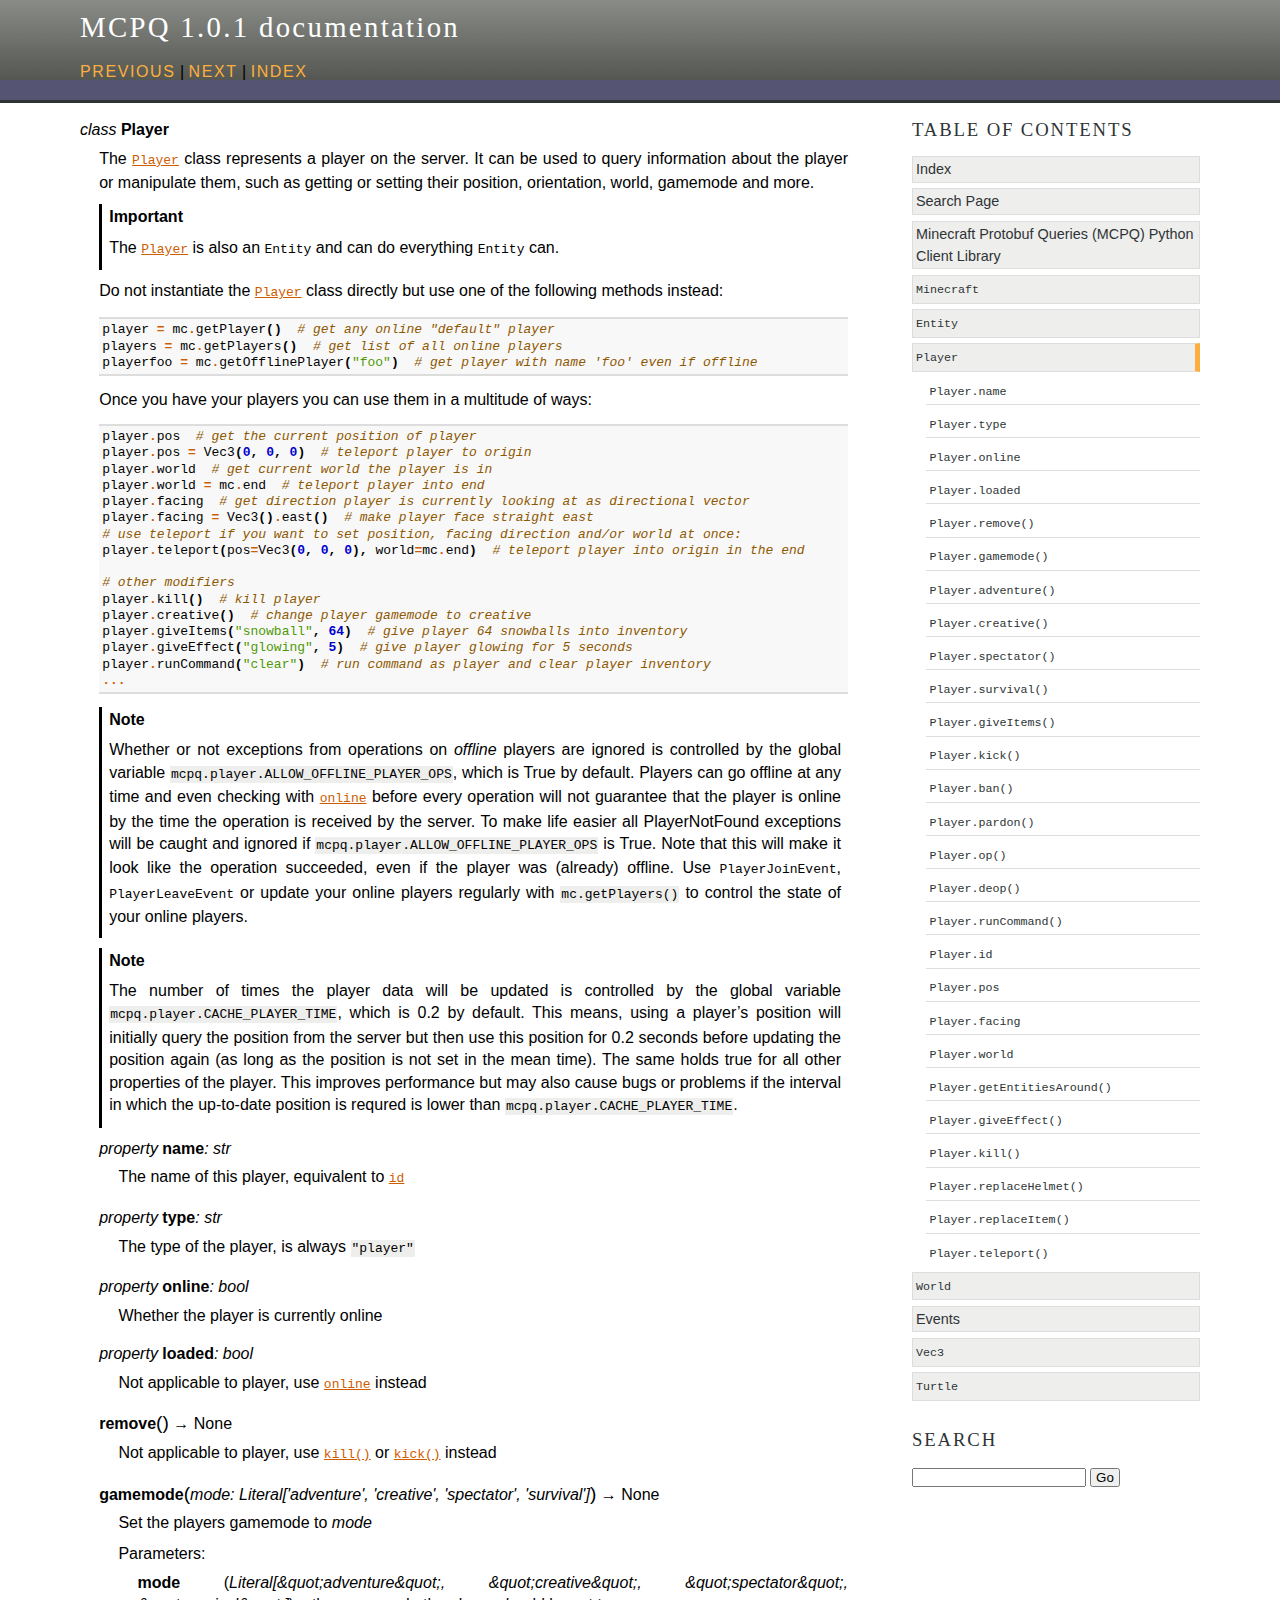
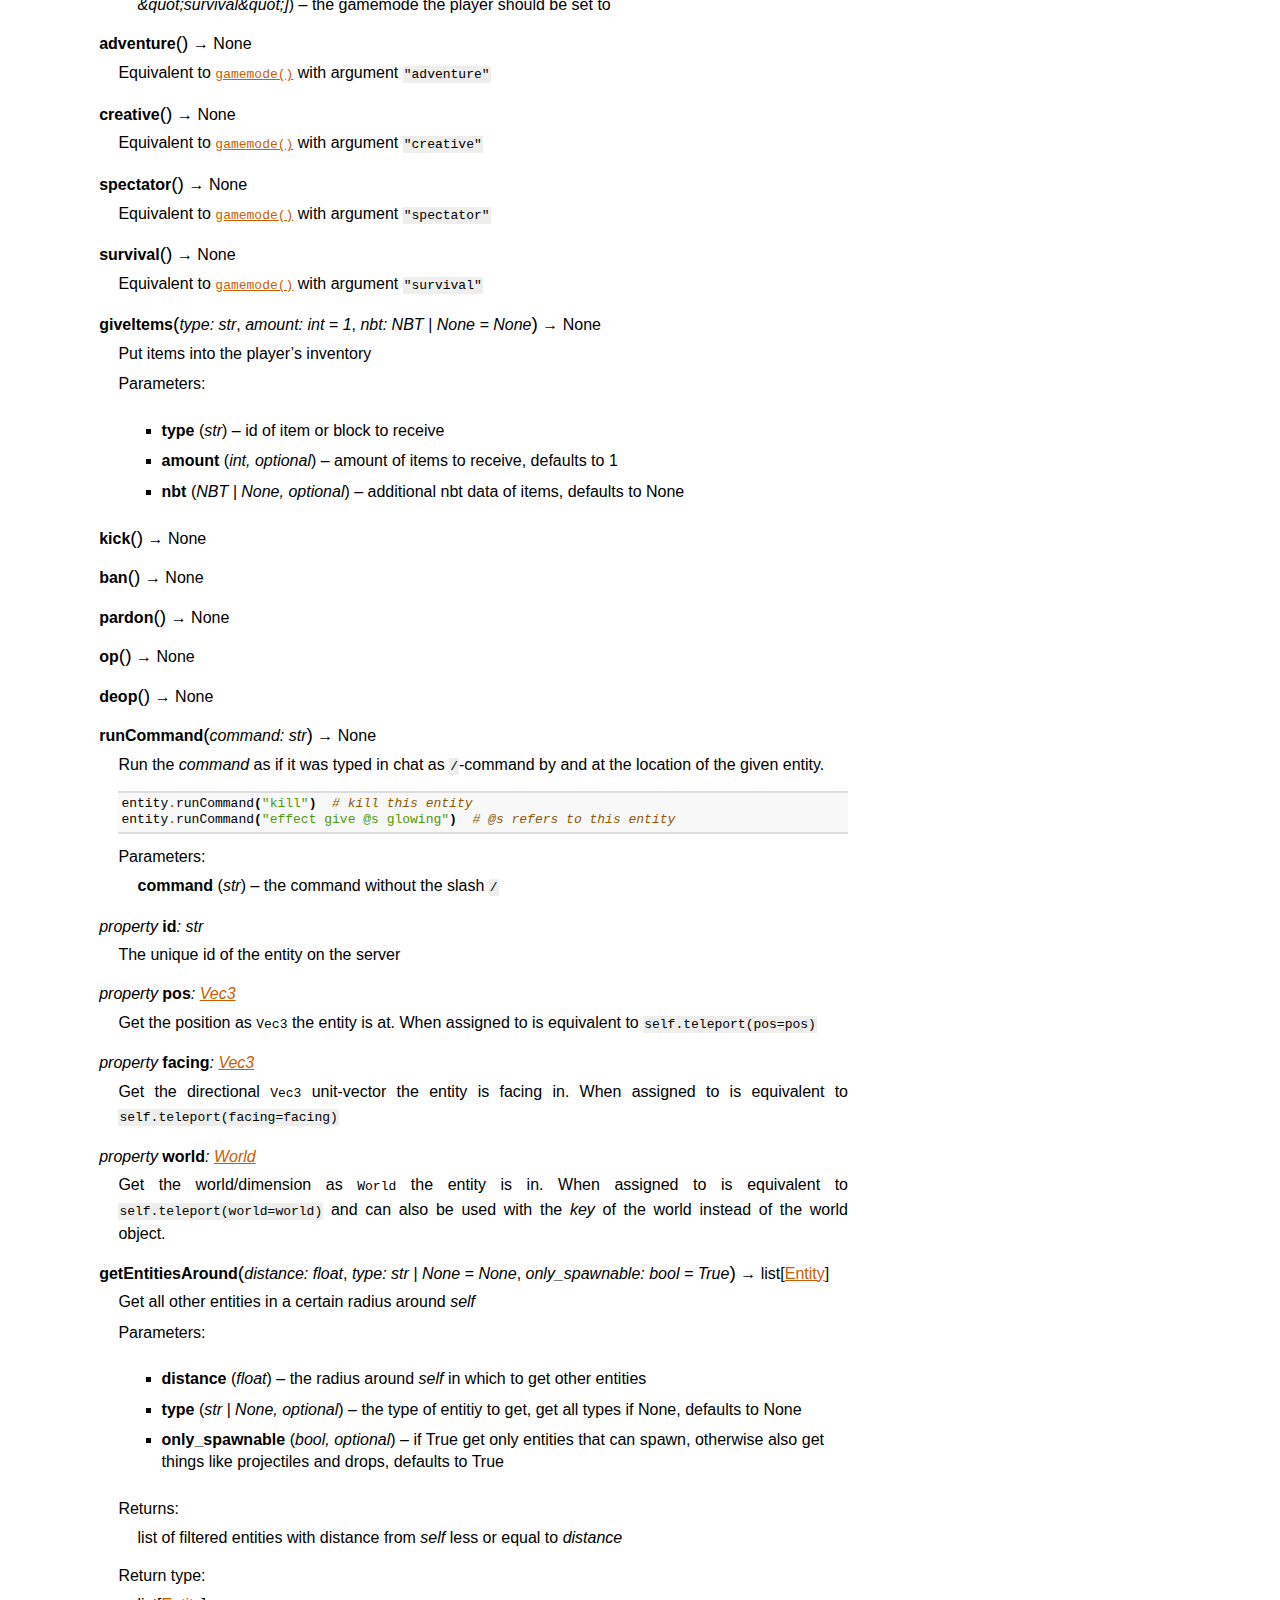
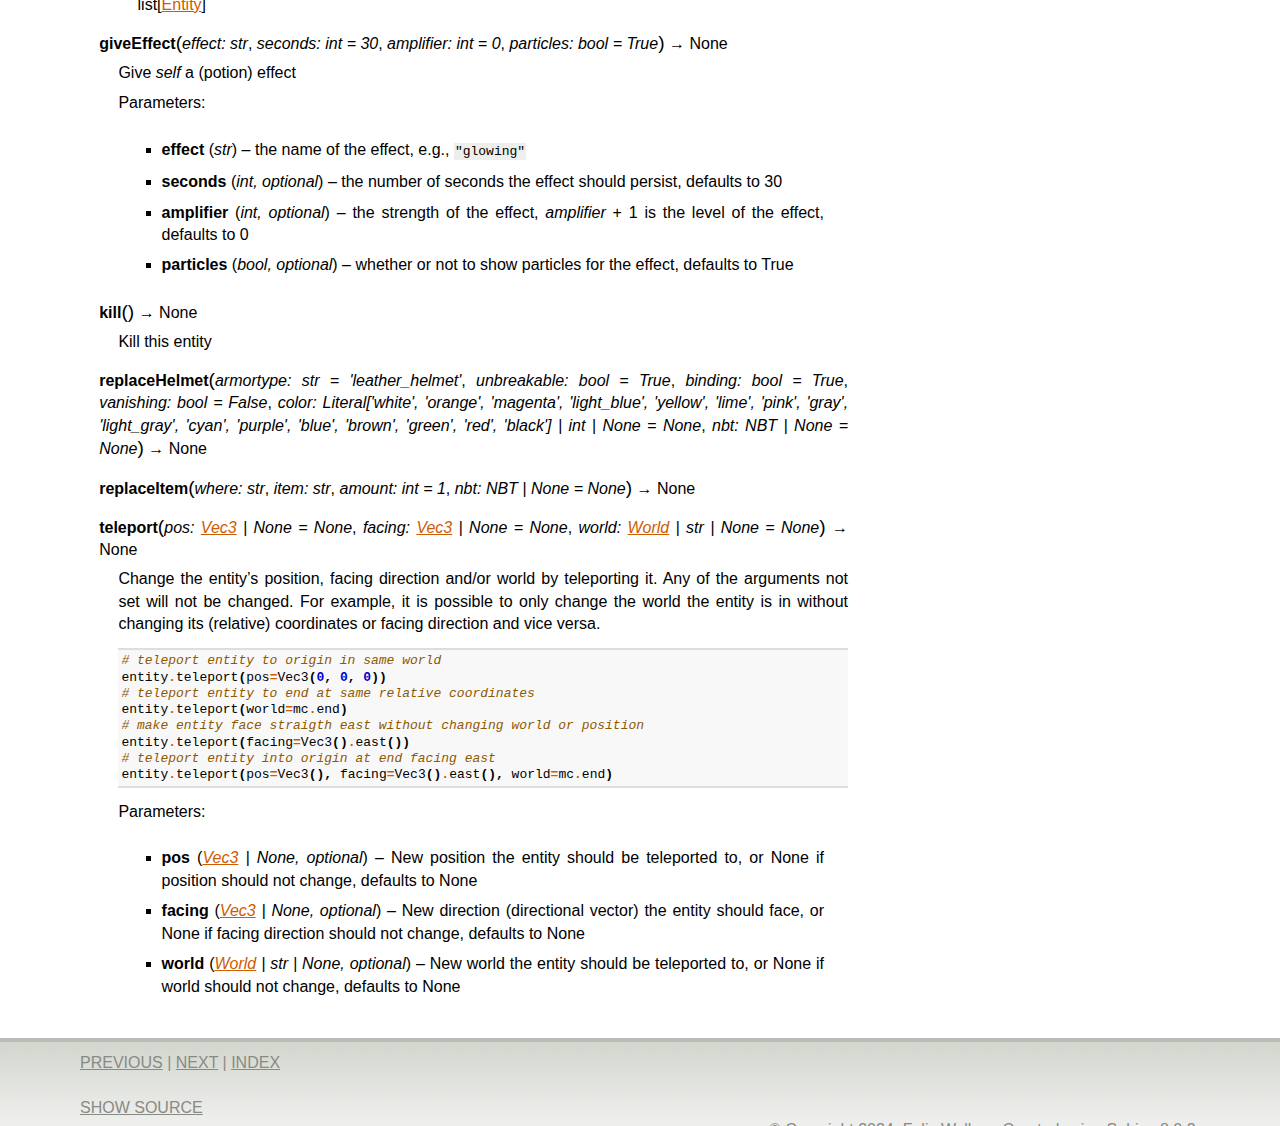
<file: docs/classes/player.html>
<!DOCTYPE html>

<html lang="en" data-content_root="../">
  <head>
    <meta charset="utf-8" />
    <meta name="viewport" content="width=device-width, initial-scale=1.0" /><meta name="viewport" content="width=device-width, initial-scale=1" />

    <title>&lt;no title&gt; &#8212; MCPQ 1.0.1 documentation</title>
    <link rel="stylesheet" type="text/css" href="../_static/pygments.css?v=a746c00c" />
    <link rel="stylesheet" type="text/css" href="../_static/agogo.css?v=8513425a" />
    <script src="../_static/documentation_options.js?v=292eb321"></script>
    <script src="../_static/doctools.js?v=9a2dae69"></script>
    <script src="../_static/sphinx_highlight.js?v=dc90522c"></script>
    <link rel="index" title="Index" href="../genindex.html" />
    <link rel="search" title="Search" href="../search.html" />
    <link rel="next" title="&lt;no title&gt;" href="world.html" />
    <link rel="prev" title="&lt;no title&gt;" href="entity.html" /> 
  </head><body>
    <div class="header-wrapper" role="banner">
      <div class="header">
        <div class="headertitle"><a
          href="../index.html">MCPQ 1.0.1 documentation</a></div>
        <div class="rel" role="navigation" aria-label="Related">
          <a href="entity.html" title="&lt;no title&gt;"
             accesskey="P">previous</a> |
          <a href="world.html" title="&lt;no title&gt;"
             accesskey="N">next</a> |
          <a href="../genindex.html" title="General Index"
             accesskey="I">index</a>
        </div>
       </div>
    </div>

    <div class="content-wrapper">
      <div class="content">
        <div class="document">
            
      <div class="documentwrapper">
        <div class="bodywrapper">
          <div class="body" role="main">
            
  <dl class="py class">
<dt class="sig sig-object py" id="mcpq.player.Player">
<em class="property"><span class="pre">class</span><span class="w"> </span></em><span class="sig-name descname"><span class="pre">Player</span></span><a class="headerlink" href="#mcpq.player.Player" title="Link to this definition">¶</a></dt>
<dd><p>The <a class="reference internal" href="#mcpq.player.Player" title="mcpq.player.Player"><code class="xref py py-class docutils literal notranslate"><span class="pre">Player</span></code></a> class represents a player on the server.
It can be used to query information about the player or manipulate them, such as
getting or setting their position, orientation, world, gamemode and more.</p>
<div class="admonition important">
<p class="admonition-title">Important</p>
<p>The <a class="reference internal" href="#mcpq.player.Player" title="mcpq.player.Player"><code class="xref py py-class docutils literal notranslate"><span class="pre">Player</span></code></a> is also an <code class="xref py py-class docutils literal notranslate"><span class="pre">Entity</span></code> and can do everything <code class="xref py py-class docutils literal notranslate"><span class="pre">Entity</span></code> can.</p>
</div>
<p>Do not instantiate the <a class="reference internal" href="#mcpq.player.Player" title="mcpq.player.Player"><code class="xref py py-class docutils literal notranslate"><span class="pre">Player</span></code></a> class directly but use one of the following methods instead:</p>
<div class="highlight-python notranslate"><div class="highlight"><pre><span></span><span class="n">player</span> <span class="o">=</span> <span class="n">mc</span><span class="o">.</span><span class="n">getPlayer</span><span class="p">()</span>  <span class="c1"># get any online &quot;default&quot; player</span>
<span class="n">players</span> <span class="o">=</span> <span class="n">mc</span><span class="o">.</span><span class="n">getPlayers</span><span class="p">()</span>  <span class="c1"># get list of all online players</span>
<span class="n">playerfoo</span> <span class="o">=</span> <span class="n">mc</span><span class="o">.</span><span class="n">getOfflinePlayer</span><span class="p">(</span><span class="s2">&quot;foo&quot;</span><span class="p">)</span>  <span class="c1"># get player with name &#39;foo&#39; even if offline</span>
</pre></div>
</div>
<p>Once you have your players you can use them in a multitude of ways:</p>
<div class="highlight-python notranslate"><div class="highlight"><pre><span></span><span class="n">player</span><span class="o">.</span><span class="n">pos</span>  <span class="c1"># get the current position of player</span>
<span class="n">player</span><span class="o">.</span><span class="n">pos</span> <span class="o">=</span> <span class="n">Vec3</span><span class="p">(</span><span class="mi">0</span><span class="p">,</span> <span class="mi">0</span><span class="p">,</span> <span class="mi">0</span><span class="p">)</span>  <span class="c1"># teleport player to origin</span>
<span class="n">player</span><span class="o">.</span><span class="n">world</span>  <span class="c1"># get current world the player is in</span>
<span class="n">player</span><span class="o">.</span><span class="n">world</span> <span class="o">=</span> <span class="n">mc</span><span class="o">.</span><span class="n">end</span>  <span class="c1"># teleport player into end</span>
<span class="n">player</span><span class="o">.</span><span class="n">facing</span>  <span class="c1"># get direction player is currently looking at as directional vector</span>
<span class="n">player</span><span class="o">.</span><span class="n">facing</span> <span class="o">=</span> <span class="n">Vec3</span><span class="p">()</span><span class="o">.</span><span class="n">east</span><span class="p">()</span>  <span class="c1"># make player face straight east</span>
<span class="c1"># use teleport if you want to set position, facing direction and/or world at once:</span>
<span class="n">player</span><span class="o">.</span><span class="n">teleport</span><span class="p">(</span><span class="n">pos</span><span class="o">=</span><span class="n">Vec3</span><span class="p">(</span><span class="mi">0</span><span class="p">,</span> <span class="mi">0</span><span class="p">,</span> <span class="mi">0</span><span class="p">),</span> <span class="n">world</span><span class="o">=</span><span class="n">mc</span><span class="o">.</span><span class="n">end</span><span class="p">)</span>  <span class="c1"># teleport player into origin in the end</span>

<span class="c1"># other modifiers</span>
<span class="n">player</span><span class="o">.</span><span class="n">kill</span><span class="p">()</span>  <span class="c1"># kill player</span>
<span class="n">player</span><span class="o">.</span><span class="n">creative</span><span class="p">()</span>  <span class="c1"># change player gamemode to creative</span>
<span class="n">player</span><span class="o">.</span><span class="n">giveItems</span><span class="p">(</span><span class="s2">&quot;snowball&quot;</span><span class="p">,</span> <span class="mi">64</span><span class="p">)</span>  <span class="c1"># give player 64 snowballs into inventory</span>
<span class="n">player</span><span class="o">.</span><span class="n">giveEffect</span><span class="p">(</span><span class="s2">&quot;glowing&quot;</span><span class="p">,</span> <span class="mi">5</span><span class="p">)</span>  <span class="c1"># give player glowing for 5 seconds</span>
<span class="n">player</span><span class="o">.</span><span class="n">runCommand</span><span class="p">(</span><span class="s2">&quot;clear&quot;</span><span class="p">)</span>  <span class="c1"># run command as player and clear player inventory</span>
<span class="o">...</span>
</pre></div>
</div>
<div class="admonition note">
<p class="admonition-title">Note</p>
<p>Whether or not exceptions from operations on <em>offline</em> players are ignored is controlled by the global variable <code class="docutils literal notranslate"><span class="pre">mcpq.player.ALLOW_OFFLINE_PLAYER_OPS</span></code>, which is True by default.
Players can go offline at any time and even checking with <a class="reference internal" href="#mcpq.player.Player.online" title="mcpq.player.Player.online"><code class="xref py py-attr docutils literal notranslate"><span class="pre">online</span></code></a> before every operation will not guarantee that the player is online by the time the operation is received by the server.
To make life easier all PlayerNotFound exceptions will be caught and ignored if <code class="docutils literal notranslate"><span class="pre">mcpq.player.ALLOW_OFFLINE_PLAYER_OPS</span></code> is True.
Note that this will make it look like the operation succeeded, even if the player was (already) offline.
Use <code class="xref py py-class docutils literal notranslate"><span class="pre">PlayerJoinEvent</span></code>, <code class="xref py py-class docutils literal notranslate"><span class="pre">PlayerLeaveEvent</span></code> or update your online players regularly with <code class="docutils literal notranslate"><span class="pre">mc.getPlayers()</span></code> to control the state of your online players.</p>
</div>
<div class="admonition note">
<p class="admonition-title">Note</p>
<p>The number of times the player data will be updated is controlled by the global variable <code class="docutils literal notranslate"><span class="pre">mcpq.player.CACHE_PLAYER_TIME</span></code>, which is 0.2 by default.
This means, using a player’s position will initially query the position from the server but then use this position for 0.2 seconds before updating the position again (as long as the position is not set in the mean time). The same holds true for all other properties of the player.
This improves performance but may also cause bugs or problems if the interval in which the up-to-date position is requred is lower than <code class="docutils literal notranslate"><span class="pre">mcpq.player.CACHE_PLAYER_TIME</span></code>.</p>
</div>
<dl class="py property">
<dt class="sig sig-object py" id="mcpq.player.Player.name">
<em class="property"><span class="pre">property</span><span class="w"> </span></em><span class="sig-name descname"><span class="pre">name</span></span><em class="property"><span class="p"><span class="pre">:</span></span><span class="w"> </span><span class="pre">str</span></em><a class="headerlink" href="#mcpq.player.Player.name" title="Link to this definition">¶</a></dt>
<dd><p>The name of this player, equivalent to <a class="reference internal" href="#mcpq.player.Player.id" title="mcpq.player.Player.id"><code class="xref py py-attr docutils literal notranslate"><span class="pre">id</span></code></a></p>
</dd></dl>

<dl class="py property">
<dt class="sig sig-object py" id="mcpq.player.Player.type">
<em class="property"><span class="pre">property</span><span class="w"> </span></em><span class="sig-name descname"><span class="pre">type</span></span><em class="property"><span class="p"><span class="pre">:</span></span><span class="w"> </span><span class="pre">str</span></em><a class="headerlink" href="#mcpq.player.Player.type" title="Link to this definition">¶</a></dt>
<dd><p>The type of the player, is always <code class="docutils literal notranslate"><span class="pre">&quot;player&quot;</span></code></p>
</dd></dl>

<dl class="py property">
<dt class="sig sig-object py" id="mcpq.player.Player.online">
<em class="property"><span class="pre">property</span><span class="w"> </span></em><span class="sig-name descname"><span class="pre">online</span></span><em class="property"><span class="p"><span class="pre">:</span></span><span class="w"> </span><span class="pre">bool</span></em><a class="headerlink" href="#mcpq.player.Player.online" title="Link to this definition">¶</a></dt>
<dd><p>Whether the player is currently online</p>
</dd></dl>

<dl class="py property">
<dt class="sig sig-object py" id="mcpq.player.Player.loaded">
<em class="property"><span class="pre">property</span><span class="w"> </span></em><span class="sig-name descname"><span class="pre">loaded</span></span><em class="property"><span class="p"><span class="pre">:</span></span><span class="w"> </span><span class="pre">bool</span></em><a class="headerlink" href="#mcpq.player.Player.loaded" title="Link to this definition">¶</a></dt>
<dd><p>Not applicable to player, use <a class="reference internal" href="#mcpq.player.Player.online" title="mcpq.player.Player.online"><code class="xref py py-attr docutils literal notranslate"><span class="pre">online</span></code></a> instead</p>
</dd></dl>

<dl class="py method">
<dt class="sig sig-object py" id="mcpq.player.Player.remove">
<span class="sig-name descname"><span class="pre">remove</span></span><span class="sig-paren">(</span><span class="sig-paren">)</span> <span class="sig-return"><span class="sig-return-icon">&#x2192;</span> <span class="sig-return-typehint"><span class="pre">None</span></span></span><a class="headerlink" href="#mcpq.player.Player.remove" title="Link to this definition">¶</a></dt>
<dd><p>Not applicable to player, use <a class="reference internal" href="#mcpq.player.Player.kill" title="mcpq.player.Player.kill"><code class="xref py py-func docutils literal notranslate"><span class="pre">kill()</span></code></a> or <a class="reference internal" href="#mcpq.player.Player.kick" title="mcpq.player.Player.kick"><code class="xref py py-func docutils literal notranslate"><span class="pre">kick()</span></code></a> instead</p>
</dd></dl>

<dl class="py method">
<dt class="sig sig-object py" id="mcpq.player.Player.gamemode">
<span class="sig-name descname"><span class="pre">gamemode</span></span><span class="sig-paren">(</span><em class="sig-param"><span class="n"><span class="pre">mode</span></span><span class="p"><span class="pre">:</span></span><span class="w"> </span><span class="n"><span class="pre">Literal</span><span class="p"><span class="pre">[</span></span><span class="s"><span class="pre">'adventure'</span></span><span class="p"><span class="pre">,</span></span><span class="w"> </span><span class="s"><span class="pre">'creative'</span></span><span class="p"><span class="pre">,</span></span><span class="w"> </span><span class="s"><span class="pre">'spectator'</span></span><span class="p"><span class="pre">,</span></span><span class="w"> </span><span class="s"><span class="pre">'survival'</span></span><span class="p"><span class="pre">]</span></span></span></em><span class="sig-paren">)</span> <span class="sig-return"><span class="sig-return-icon">&#x2192;</span> <span class="sig-return-typehint"><span class="pre">None</span></span></span><a class="headerlink" href="#mcpq.player.Player.gamemode" title="Link to this definition">¶</a></dt>
<dd><p>Set the players gamemode to <cite>mode</cite></p>
<dl class="field-list simple">
<dt class="field-odd">Parameters<span class="colon">:</span></dt>
<dd class="field-odd"><p><strong>mode</strong> (<em>Literal</em><em>[</em><em>&amp;quot;adventure&amp;quot;</em><em>, </em><em>&amp;quot;creative&amp;quot;</em><em>, </em><em>&amp;quot;spectator&amp;quot;</em><em>, </em><em>&amp;quot;survival&amp;quot;</em><em>]</em>) – the gamemode the player should be set to</p>
</dd>
</dl>
</dd></dl>

<dl class="py method">
<dt class="sig sig-object py" id="mcpq.player.Player.adventure">
<span class="sig-name descname"><span class="pre">adventure</span></span><span class="sig-paren">(</span><span class="sig-paren">)</span> <span class="sig-return"><span class="sig-return-icon">&#x2192;</span> <span class="sig-return-typehint"><span class="pre">None</span></span></span><a class="headerlink" href="#mcpq.player.Player.adventure" title="Link to this definition">¶</a></dt>
<dd><p>Equivalent to <a class="reference internal" href="#mcpq.player.Player.gamemode" title="mcpq.player.Player.gamemode"><code class="xref py py-func docutils literal notranslate"><span class="pre">gamemode()</span></code></a> with argument <code class="docutils literal notranslate"><span class="pre">&quot;adventure&quot;</span></code></p>
</dd></dl>

<dl class="py method">
<dt class="sig sig-object py" id="mcpq.player.Player.creative">
<span class="sig-name descname"><span class="pre">creative</span></span><span class="sig-paren">(</span><span class="sig-paren">)</span> <span class="sig-return"><span class="sig-return-icon">&#x2192;</span> <span class="sig-return-typehint"><span class="pre">None</span></span></span><a class="headerlink" href="#mcpq.player.Player.creative" title="Link to this definition">¶</a></dt>
<dd><p>Equivalent to <a class="reference internal" href="#mcpq.player.Player.gamemode" title="mcpq.player.Player.gamemode"><code class="xref py py-func docutils literal notranslate"><span class="pre">gamemode()</span></code></a> with argument <code class="docutils literal notranslate"><span class="pre">&quot;creative&quot;</span></code></p>
</dd></dl>

<dl class="py method">
<dt class="sig sig-object py" id="mcpq.player.Player.spectator">
<span class="sig-name descname"><span class="pre">spectator</span></span><span class="sig-paren">(</span><span class="sig-paren">)</span> <span class="sig-return"><span class="sig-return-icon">&#x2192;</span> <span class="sig-return-typehint"><span class="pre">None</span></span></span><a class="headerlink" href="#mcpq.player.Player.spectator" title="Link to this definition">¶</a></dt>
<dd><p>Equivalent to <a class="reference internal" href="#mcpq.player.Player.gamemode" title="mcpq.player.Player.gamemode"><code class="xref py py-func docutils literal notranslate"><span class="pre">gamemode()</span></code></a> with argument <code class="docutils literal notranslate"><span class="pre">&quot;spectator&quot;</span></code></p>
</dd></dl>

<dl class="py method">
<dt class="sig sig-object py" id="mcpq.player.Player.survival">
<span class="sig-name descname"><span class="pre">survival</span></span><span class="sig-paren">(</span><span class="sig-paren">)</span> <span class="sig-return"><span class="sig-return-icon">&#x2192;</span> <span class="sig-return-typehint"><span class="pre">None</span></span></span><a class="headerlink" href="#mcpq.player.Player.survival" title="Link to this definition">¶</a></dt>
<dd><p>Equivalent to <a class="reference internal" href="#mcpq.player.Player.gamemode" title="mcpq.player.Player.gamemode"><code class="xref py py-func docutils literal notranslate"><span class="pre">gamemode()</span></code></a> with argument <code class="docutils literal notranslate"><span class="pre">&quot;survival&quot;</span></code></p>
</dd></dl>

<dl class="py method">
<dt class="sig sig-object py" id="mcpq.player.Player.giveItems">
<span class="sig-name descname"><span class="pre">giveItems</span></span><span class="sig-paren">(</span><em class="sig-param"><span class="n"><span class="pre">type</span></span><span class="p"><span class="pre">:</span></span><span class="w"> </span><span class="n"><span class="pre">str</span></span></em>, <em class="sig-param"><span class="n"><span class="pre">amount</span></span><span class="p"><span class="pre">:</span></span><span class="w"> </span><span class="n"><span class="pre">int</span></span><span class="w"> </span><span class="o"><span class="pre">=</span></span><span class="w"> </span><span class="default_value"><span class="pre">1</span></span></em>, <em class="sig-param"><span class="n"><span class="pre">nbt</span></span><span class="p"><span class="pre">:</span></span><span class="w"> </span><span class="n"><span class="pre">NBT</span><span class="w"> </span><span class="p"><span class="pre">|</span></span><span class="w"> </span><span class="pre">None</span></span><span class="w"> </span><span class="o"><span class="pre">=</span></span><span class="w"> </span><span class="default_value"><span class="pre">None</span></span></em><span class="sig-paren">)</span> <span class="sig-return"><span class="sig-return-icon">&#x2192;</span> <span class="sig-return-typehint"><span class="pre">None</span></span></span><a class="headerlink" href="#mcpq.player.Player.giveItems" title="Link to this definition">¶</a></dt>
<dd><p>Put items into the player’s inventory</p>
<dl class="field-list simple">
<dt class="field-odd">Parameters<span class="colon">:</span></dt>
<dd class="field-odd"><ul class="simple">
<li><p><strong>type</strong> (<em>str</em>) – id of item or block to receive</p></li>
<li><p><strong>amount</strong> (<em>int</em><em>, </em><em>optional</em>) – amount of items to receive, defaults to 1</p></li>
<li><p><strong>nbt</strong> (<em>NBT</em><em> | </em><em>None</em><em>, </em><em>optional</em>) – additional nbt data of items, defaults to None</p></li>
</ul>
</dd>
</dl>
</dd></dl>

<dl class="py method">
<dt class="sig sig-object py" id="mcpq.player.Player.kick">
<span class="sig-name descname"><span class="pre">kick</span></span><span class="sig-paren">(</span><span class="sig-paren">)</span> <span class="sig-return"><span class="sig-return-icon">&#x2192;</span> <span class="sig-return-typehint"><span class="pre">None</span></span></span><a class="headerlink" href="#mcpq.player.Player.kick" title="Link to this definition">¶</a></dt>
<dd></dd></dl>

<dl class="py method">
<dt class="sig sig-object py" id="mcpq.player.Player.ban">
<span class="sig-name descname"><span class="pre">ban</span></span><span class="sig-paren">(</span><span class="sig-paren">)</span> <span class="sig-return"><span class="sig-return-icon">&#x2192;</span> <span class="sig-return-typehint"><span class="pre">None</span></span></span><a class="headerlink" href="#mcpq.player.Player.ban" title="Link to this definition">¶</a></dt>
<dd></dd></dl>

<dl class="py method">
<dt class="sig sig-object py" id="mcpq.player.Player.pardon">
<span class="sig-name descname"><span class="pre">pardon</span></span><span class="sig-paren">(</span><span class="sig-paren">)</span> <span class="sig-return"><span class="sig-return-icon">&#x2192;</span> <span class="sig-return-typehint"><span class="pre">None</span></span></span><a class="headerlink" href="#mcpq.player.Player.pardon" title="Link to this definition">¶</a></dt>
<dd></dd></dl>

<dl class="py method">
<dt class="sig sig-object py" id="mcpq.player.Player.op">
<span class="sig-name descname"><span class="pre">op</span></span><span class="sig-paren">(</span><span class="sig-paren">)</span> <span class="sig-return"><span class="sig-return-icon">&#x2192;</span> <span class="sig-return-typehint"><span class="pre">None</span></span></span><a class="headerlink" href="#mcpq.player.Player.op" title="Link to this definition">¶</a></dt>
<dd></dd></dl>

<dl class="py method">
<dt class="sig sig-object py" id="mcpq.player.Player.deop">
<span class="sig-name descname"><span class="pre">deop</span></span><span class="sig-paren">(</span><span class="sig-paren">)</span> <span class="sig-return"><span class="sig-return-icon">&#x2192;</span> <span class="sig-return-typehint"><span class="pre">None</span></span></span><a class="headerlink" href="#mcpq.player.Player.deop" title="Link to this definition">¶</a></dt>
<dd></dd></dl>

<dl class="py method">
<dt class="sig sig-object py" id="mcpq.player.Player.runCommand">
<span class="sig-name descname"><span class="pre">runCommand</span></span><span class="sig-paren">(</span><em class="sig-param"><span class="n"><span class="pre">command</span></span><span class="p"><span class="pre">:</span></span><span class="w"> </span><span class="n"><span class="pre">str</span></span></em><span class="sig-paren">)</span> <span class="sig-return"><span class="sig-return-icon">&#x2192;</span> <span class="sig-return-typehint"><span class="pre">None</span></span></span><a class="headerlink" href="#mcpq.player.Player.runCommand" title="Link to this definition">¶</a></dt>
<dd><p>Run the <cite>command</cite> as if it was typed in chat as <code class="docutils literal notranslate"><span class="pre">/</span></code>-command by and at the location of the given entity.</p>
<div class="highlight-python notranslate"><div class="highlight"><pre><span></span><span class="n">entity</span><span class="o">.</span><span class="n">runCommand</span><span class="p">(</span><span class="s2">&quot;kill&quot;</span><span class="p">)</span>  <span class="c1"># kill this entity</span>
<span class="n">entity</span><span class="o">.</span><span class="n">runCommand</span><span class="p">(</span><span class="s2">&quot;effect give @s glowing&quot;</span><span class="p">)</span>  <span class="c1"># @s refers to this entity</span>
</pre></div>
</div>
<dl class="field-list simple">
<dt class="field-odd">Parameters<span class="colon">:</span></dt>
<dd class="field-odd"><p><strong>command</strong> (<em>str</em>) – the command without the slash <code class="docutils literal notranslate"><span class="pre">/</span></code></p>
</dd>
</dl>
</dd></dl>

<dl class="py property">
<dt class="sig sig-object py" id="mcpq.player.Player.id">
<em class="property"><span class="pre">property</span><span class="w"> </span></em><span class="sig-name descname"><span class="pre">id</span></span><em class="property"><span class="p"><span class="pre">:</span></span><span class="w"> </span><span class="pre">str</span></em><a class="headerlink" href="#mcpq.player.Player.id" title="Link to this definition">¶</a></dt>
<dd><p>The unique id of the entity on the server</p>
</dd></dl>

<dl class="py property">
<dt class="sig sig-object py" id="mcpq.player.Player.pos">
<em class="property"><span class="pre">property</span><span class="w"> </span></em><span class="sig-name descname"><span class="pre">pos</span></span><em class="property"><span class="p"><span class="pre">:</span></span><span class="w"> </span><a class="reference internal" href="vec3.html#mcpq.Vec3" title="mcpq.vec3.Vec3"><span class="pre">Vec3</span></a></em><a class="headerlink" href="#mcpq.player.Player.pos" title="Link to this definition">¶</a></dt>
<dd><p>Get the position as <code class="xref py py-class docutils literal notranslate"><span class="pre">Vec3</span></code> the entity is at.
When assigned to is equivalent to <code class="docutils literal notranslate"><span class="pre">self.teleport(pos=pos)</span></code></p>
</dd></dl>

<dl class="py property">
<dt class="sig sig-object py" id="mcpq.player.Player.facing">
<em class="property"><span class="pre">property</span><span class="w"> </span></em><span class="sig-name descname"><span class="pre">facing</span></span><em class="property"><span class="p"><span class="pre">:</span></span><span class="w"> </span><a class="reference internal" href="vec3.html#mcpq.Vec3" title="mcpq.vec3.Vec3"><span class="pre">Vec3</span></a></em><a class="headerlink" href="#mcpq.player.Player.facing" title="Link to this definition">¶</a></dt>
<dd><p>Get the directional <code class="xref py py-class docutils literal notranslate"><span class="pre">Vec3</span></code> unit-vector the entity is facing in.
When assigned to is equivalent to <code class="docutils literal notranslate"><span class="pre">self.teleport(facing=facing)</span></code></p>
</dd></dl>

<dl class="py property">
<dt class="sig sig-object py" id="mcpq.player.Player.world">
<em class="property"><span class="pre">property</span><span class="w"> </span></em><span class="sig-name descname"><span class="pre">world</span></span><em class="property"><span class="p"><span class="pre">:</span></span><span class="w"> </span><a class="reference internal" href="world.html#mcpq.world.World" title="mcpq.world.World"><span class="pre">World</span></a></em><a class="headerlink" href="#mcpq.player.Player.world" title="Link to this definition">¶</a></dt>
<dd><p>Get the world/dimension as <code class="xref py py-class docutils literal notranslate"><span class="pre">World</span></code> the entity is in.
When assigned to is equivalent to <code class="docutils literal notranslate"><span class="pre">self.teleport(world=world)</span></code> and can also be used with the <cite>key</cite> of the world instead of the world object.</p>
</dd></dl>

<dl class="py method">
<dt class="sig sig-object py" id="mcpq.player.Player.getEntitiesAround">
<span class="sig-name descname"><span class="pre">getEntitiesAround</span></span><span class="sig-paren">(</span><em class="sig-param"><span class="n"><span class="pre">distance</span></span><span class="p"><span class="pre">:</span></span><span class="w"> </span><span class="n"><span class="pre">float</span></span></em>, <em class="sig-param"><span class="n"><span class="pre">type</span></span><span class="p"><span class="pre">:</span></span><span class="w"> </span><span class="n"><span class="pre">str</span><span class="w"> </span><span class="p"><span class="pre">|</span></span><span class="w"> </span><span class="pre">None</span></span><span class="w"> </span><span class="o"><span class="pre">=</span></span><span class="w"> </span><span class="default_value"><span class="pre">None</span></span></em>, <em class="sig-param"><span class="n"><span class="pre">only_spawnable</span></span><span class="p"><span class="pre">:</span></span><span class="w"> </span><span class="n"><span class="pre">bool</span></span><span class="w"> </span><span class="o"><span class="pre">=</span></span><span class="w"> </span><span class="default_value"><span class="pre">True</span></span></em><span class="sig-paren">)</span> <span class="sig-return"><span class="sig-return-icon">&#x2192;</span> <span class="sig-return-typehint"><span class="pre">list</span><span class="p"><span class="pre">[</span></span><a class="reference internal" href="entity.html#mcpq.entity.Entity" title="mcpq.entity.Entity"><span class="pre">Entity</span></a><span class="p"><span class="pre">]</span></span></span></span><a class="headerlink" href="#mcpq.player.Player.getEntitiesAround" title="Link to this definition">¶</a></dt>
<dd><p>Get all other entities in a certain radius around <cite>self</cite></p>
<dl class="field-list simple">
<dt class="field-odd">Parameters<span class="colon">:</span></dt>
<dd class="field-odd"><ul class="simple">
<li><p><strong>distance</strong> (<em>float</em>) – the radius around <cite>self</cite> in which to get other entities</p></li>
<li><p><strong>type</strong> (<em>str</em><em> | </em><em>None</em><em>, </em><em>optional</em>) – the type of entitiy to get, get all types if None, defaults to None</p></li>
<li><p><strong>only_spawnable</strong> (<em>bool</em><em>, </em><em>optional</em>) – if True get only entities that can spawn, otherwise also get things like projectiles and drops, defaults to True</p></li>
</ul>
</dd>
<dt class="field-even">Returns<span class="colon">:</span></dt>
<dd class="field-even"><p>list of filtered entities with distance from <cite>self</cite> less or equal to <cite>distance</cite></p>
</dd>
<dt class="field-odd">Return type<span class="colon">:</span></dt>
<dd class="field-odd"><p>list[<a class="reference internal" href="entity.html#mcpq.entity.Entity" title="mcpq.entity.Entity">Entity</a>]</p>
</dd>
</dl>
</dd></dl>

<dl class="py method">
<dt class="sig sig-object py" id="mcpq.player.Player.giveEffect">
<span class="sig-name descname"><span class="pre">giveEffect</span></span><span class="sig-paren">(</span><em class="sig-param"><span class="n"><span class="pre">effect</span></span><span class="p"><span class="pre">:</span></span><span class="w"> </span><span class="n"><span class="pre">str</span></span></em>, <em class="sig-param"><span class="n"><span class="pre">seconds</span></span><span class="p"><span class="pre">:</span></span><span class="w"> </span><span class="n"><span class="pre">int</span></span><span class="w"> </span><span class="o"><span class="pre">=</span></span><span class="w"> </span><span class="default_value"><span class="pre">30</span></span></em>, <em class="sig-param"><span class="n"><span class="pre">amplifier</span></span><span class="p"><span class="pre">:</span></span><span class="w"> </span><span class="n"><span class="pre">int</span></span><span class="w"> </span><span class="o"><span class="pre">=</span></span><span class="w"> </span><span class="default_value"><span class="pre">0</span></span></em>, <em class="sig-param"><span class="n"><span class="pre">particles</span></span><span class="p"><span class="pre">:</span></span><span class="w"> </span><span class="n"><span class="pre">bool</span></span><span class="w"> </span><span class="o"><span class="pre">=</span></span><span class="w"> </span><span class="default_value"><span class="pre">True</span></span></em><span class="sig-paren">)</span> <span class="sig-return"><span class="sig-return-icon">&#x2192;</span> <span class="sig-return-typehint"><span class="pre">None</span></span></span><a class="headerlink" href="#mcpq.player.Player.giveEffect" title="Link to this definition">¶</a></dt>
<dd><p>Give <cite>self</cite> a (potion) effect</p>
<dl class="field-list simple">
<dt class="field-odd">Parameters<span class="colon">:</span></dt>
<dd class="field-odd"><ul class="simple">
<li><p><strong>effect</strong> (<em>str</em>) – the name of the effect, e.g., <code class="docutils literal notranslate"><span class="pre">&quot;glowing&quot;</span></code></p></li>
<li><p><strong>seconds</strong> (<em>int</em><em>, </em><em>optional</em>) – the number of seconds the effect should persist, defaults to 30</p></li>
<li><p><strong>amplifier</strong> (<em>int</em><em>, </em><em>optional</em>) – the strength of the effect, <cite>amplifier</cite> + 1 is the level of the effect, defaults to 0</p></li>
<li><p><strong>particles</strong> (<em>bool</em><em>, </em><em>optional</em>) – whether or not to show particles for the effect, defaults to True</p></li>
</ul>
</dd>
</dl>
</dd></dl>

<dl class="py method">
<dt class="sig sig-object py" id="mcpq.player.Player.kill">
<span class="sig-name descname"><span class="pre">kill</span></span><span class="sig-paren">(</span><span class="sig-paren">)</span> <span class="sig-return"><span class="sig-return-icon">&#x2192;</span> <span class="sig-return-typehint"><span class="pre">None</span></span></span><a class="headerlink" href="#mcpq.player.Player.kill" title="Link to this definition">¶</a></dt>
<dd><p>Kill this entity</p>
</dd></dl>

<dl class="py method">
<dt class="sig sig-object py" id="mcpq.player.Player.replaceHelmet">
<span class="sig-name descname"><span class="pre">replaceHelmet</span></span><span class="sig-paren">(</span><em class="sig-param"><span class="n"><span class="pre">armortype</span></span><span class="p"><span class="pre">:</span></span><span class="w"> </span><span class="n"><span class="pre">str</span></span><span class="w"> </span><span class="o"><span class="pre">=</span></span><span class="w"> </span><span class="default_value"><span class="pre">'leather_helmet'</span></span></em>, <em class="sig-param"><span class="n"><span class="pre">unbreakable</span></span><span class="p"><span class="pre">:</span></span><span class="w"> </span><span class="n"><span class="pre">bool</span></span><span class="w"> </span><span class="o"><span class="pre">=</span></span><span class="w"> </span><span class="default_value"><span class="pre">True</span></span></em>, <em class="sig-param"><span class="n"><span class="pre">binding</span></span><span class="p"><span class="pre">:</span></span><span class="w"> </span><span class="n"><span class="pre">bool</span></span><span class="w"> </span><span class="o"><span class="pre">=</span></span><span class="w"> </span><span class="default_value"><span class="pre">True</span></span></em>, <em class="sig-param"><span class="n"><span class="pre">vanishing</span></span><span class="p"><span class="pre">:</span></span><span class="w"> </span><span class="n"><span class="pre">bool</span></span><span class="w"> </span><span class="o"><span class="pre">=</span></span><span class="w"> </span><span class="default_value"><span class="pre">False</span></span></em>, <em class="sig-param"><span class="n"><span class="pre">color</span></span><span class="p"><span class="pre">:</span></span><span class="w"> </span><span class="n"><span class="pre">Literal</span><span class="p"><span class="pre">[</span></span><span class="s"><span class="pre">'white'</span></span><span class="p"><span class="pre">,</span></span><span class="w"> </span><span class="s"><span class="pre">'orange'</span></span><span class="p"><span class="pre">,</span></span><span class="w"> </span><span class="s"><span class="pre">'magenta'</span></span><span class="p"><span class="pre">,</span></span><span class="w"> </span><span class="s"><span class="pre">'light_blue'</span></span><span class="p"><span class="pre">,</span></span><span class="w"> </span><span class="s"><span class="pre">'yellow'</span></span><span class="p"><span class="pre">,</span></span><span class="w"> </span><span class="s"><span class="pre">'lime'</span></span><span class="p"><span class="pre">,</span></span><span class="w"> </span><span class="s"><span class="pre">'pink'</span></span><span class="p"><span class="pre">,</span></span><span class="w"> </span><span class="s"><span class="pre">'gray'</span></span><span class="p"><span class="pre">,</span></span><span class="w"> </span><span class="s"><span class="pre">'light_gray'</span></span><span class="p"><span class="pre">,</span></span><span class="w"> </span><span class="s"><span class="pre">'cyan'</span></span><span class="p"><span class="pre">,</span></span><span class="w"> </span><span class="s"><span class="pre">'purple'</span></span><span class="p"><span class="pre">,</span></span><span class="w"> </span><span class="s"><span class="pre">'blue'</span></span><span class="p"><span class="pre">,</span></span><span class="w"> </span><span class="s"><span class="pre">'brown'</span></span><span class="p"><span class="pre">,</span></span><span class="w"> </span><span class="s"><span class="pre">'green'</span></span><span class="p"><span class="pre">,</span></span><span class="w"> </span><span class="s"><span class="pre">'red'</span></span><span class="p"><span class="pre">,</span></span><span class="w"> </span><span class="s"><span class="pre">'black'</span></span><span class="p"><span class="pre">]</span></span><span class="w"> </span><span class="p"><span class="pre">|</span></span><span class="w"> </span><span class="pre">int</span><span class="w"> </span><span class="p"><span class="pre">|</span></span><span class="w"> </span><span class="pre">None</span></span><span class="w"> </span><span class="o"><span class="pre">=</span></span><span class="w"> </span><span class="default_value"><span class="pre">None</span></span></em>, <em class="sig-param"><span class="n"><span class="pre">nbt</span></span><span class="p"><span class="pre">:</span></span><span class="w"> </span><span class="n"><span class="pre">NBT</span><span class="w"> </span><span class="p"><span class="pre">|</span></span><span class="w"> </span><span class="pre">None</span></span><span class="w"> </span><span class="o"><span class="pre">=</span></span><span class="w"> </span><span class="default_value"><span class="pre">None</span></span></em><span class="sig-paren">)</span> <span class="sig-return"><span class="sig-return-icon">&#x2192;</span> <span class="sig-return-typehint"><span class="pre">None</span></span></span><a class="headerlink" href="#mcpq.player.Player.replaceHelmet" title="Link to this definition">¶</a></dt>
<dd></dd></dl>

<dl class="py method">
<dt class="sig sig-object py" id="mcpq.player.Player.replaceItem">
<span class="sig-name descname"><span class="pre">replaceItem</span></span><span class="sig-paren">(</span><em class="sig-param"><span class="n"><span class="pre">where</span></span><span class="p"><span class="pre">:</span></span><span class="w"> </span><span class="n"><span class="pre">str</span></span></em>, <em class="sig-param"><span class="n"><span class="pre">item</span></span><span class="p"><span class="pre">:</span></span><span class="w"> </span><span class="n"><span class="pre">str</span></span></em>, <em class="sig-param"><span class="n"><span class="pre">amount</span></span><span class="p"><span class="pre">:</span></span><span class="w"> </span><span class="n"><span class="pre">int</span></span><span class="w"> </span><span class="o"><span class="pre">=</span></span><span class="w"> </span><span class="default_value"><span class="pre">1</span></span></em>, <em class="sig-param"><span class="n"><span class="pre">nbt</span></span><span class="p"><span class="pre">:</span></span><span class="w"> </span><span class="n"><span class="pre">NBT</span><span class="w"> </span><span class="p"><span class="pre">|</span></span><span class="w"> </span><span class="pre">None</span></span><span class="w"> </span><span class="o"><span class="pre">=</span></span><span class="w"> </span><span class="default_value"><span class="pre">None</span></span></em><span class="sig-paren">)</span> <span class="sig-return"><span class="sig-return-icon">&#x2192;</span> <span class="sig-return-typehint"><span class="pre">None</span></span></span><a class="headerlink" href="#mcpq.player.Player.replaceItem" title="Link to this definition">¶</a></dt>
<dd></dd></dl>

<dl class="py method">
<dt class="sig sig-object py" id="mcpq.player.Player.teleport">
<span class="sig-name descname"><span class="pre">teleport</span></span><span class="sig-paren">(</span><em class="sig-param"><span class="n"><span class="pre">pos</span></span><span class="p"><span class="pre">:</span></span><span class="w"> </span><span class="n"><a class="reference internal" href="vec3.html#mcpq.Vec3" title="mcpq.vec3.Vec3"><span class="pre">Vec3</span></a><span class="w"> </span><span class="p"><span class="pre">|</span></span><span class="w"> </span><span class="pre">None</span></span><span class="w"> </span><span class="o"><span class="pre">=</span></span><span class="w"> </span><span class="default_value"><span class="pre">None</span></span></em>, <em class="sig-param"><span class="n"><span class="pre">facing</span></span><span class="p"><span class="pre">:</span></span><span class="w"> </span><span class="n"><a class="reference internal" href="vec3.html#mcpq.Vec3" title="mcpq.vec3.Vec3"><span class="pre">Vec3</span></a><span class="w"> </span><span class="p"><span class="pre">|</span></span><span class="w"> </span><span class="pre">None</span></span><span class="w"> </span><span class="o"><span class="pre">=</span></span><span class="w"> </span><span class="default_value"><span class="pre">None</span></span></em>, <em class="sig-param"><span class="n"><span class="pre">world</span></span><span class="p"><span class="pre">:</span></span><span class="w"> </span><span class="n"><a class="reference internal" href="world.html#mcpq.world.World" title="mcpq.world.World"><span class="pre">World</span></a><span class="w"> </span><span class="p"><span class="pre">|</span></span><span class="w"> </span><span class="pre">str</span><span class="w"> </span><span class="p"><span class="pre">|</span></span><span class="w"> </span><span class="pre">None</span></span><span class="w"> </span><span class="o"><span class="pre">=</span></span><span class="w"> </span><span class="default_value"><span class="pre">None</span></span></em><span class="sig-paren">)</span> <span class="sig-return"><span class="sig-return-icon">&#x2192;</span> <span class="sig-return-typehint"><span class="pre">None</span></span></span><a class="headerlink" href="#mcpq.player.Player.teleport" title="Link to this definition">¶</a></dt>
<dd><p>Change the entity’s position, facing direction and/or world by teleporting it.
Any of the arguments not set will not be changed.
For example, it is possible to only change the world the entity is in without changing its (relative) coordinates or facing direction and vice versa.</p>
<div class="highlight-python notranslate"><div class="highlight"><pre><span></span><span class="c1"># teleport entity to origin in same world</span>
<span class="n">entity</span><span class="o">.</span><span class="n">teleport</span><span class="p">(</span><span class="n">pos</span><span class="o">=</span><span class="n">Vec3</span><span class="p">(</span><span class="mi">0</span><span class="p">,</span> <span class="mi">0</span><span class="p">,</span> <span class="mi">0</span><span class="p">))</span>
<span class="c1"># teleport entity to end at same relative coordinates</span>
<span class="n">entity</span><span class="o">.</span><span class="n">teleport</span><span class="p">(</span><span class="n">world</span><span class="o">=</span><span class="n">mc</span><span class="o">.</span><span class="n">end</span><span class="p">)</span>
<span class="c1"># make entity face straigth east without changing world or position</span>
<span class="n">entity</span><span class="o">.</span><span class="n">teleport</span><span class="p">(</span><span class="n">facing</span><span class="o">=</span><span class="n">Vec3</span><span class="p">()</span><span class="o">.</span><span class="n">east</span><span class="p">())</span>
<span class="c1"># teleport entity into origin at end facing east</span>
<span class="n">entity</span><span class="o">.</span><span class="n">teleport</span><span class="p">(</span><span class="n">pos</span><span class="o">=</span><span class="n">Vec3</span><span class="p">(),</span> <span class="n">facing</span><span class="o">=</span><span class="n">Vec3</span><span class="p">()</span><span class="o">.</span><span class="n">east</span><span class="p">(),</span> <span class="n">world</span><span class="o">=</span><span class="n">mc</span><span class="o">.</span><span class="n">end</span><span class="p">)</span>
</pre></div>
</div>
<dl class="field-list simple">
<dt class="field-odd">Parameters<span class="colon">:</span></dt>
<dd class="field-odd"><ul class="simple">
<li><p><strong>pos</strong> (<a class="reference internal" href="vec3.html#mcpq.Vec3" title="mcpq.Vec3"><em>Vec3</em></a><em> | </em><em>None</em><em>, </em><em>optional</em>) – New position the entity should be teleported to, or None if position should not change, defaults to None</p></li>
<li><p><strong>facing</strong> (<a class="reference internal" href="vec3.html#mcpq.Vec3" title="mcpq.Vec3"><em>Vec3</em></a><em> | </em><em>None</em><em>, </em><em>optional</em>) – New direction (directional vector) the entity should face, or None if facing direction should not change, defaults to None</p></li>
<li><p><strong>world</strong> (<a class="reference internal" href="world.html#mcpq.world.World" title="mcpq.world.World"><em>World</em></a><em> | </em><em>str</em><em> | </em><em>None</em><em>, </em><em>optional</em>) – New world the entity should be teleported to, or None if world should not change, defaults to None</p></li>
</ul>
</dd>
</dl>
</dd></dl>

</dd></dl>



            <div class="clearer"></div>
          </div>
        </div>
      </div>
        </div>
        <div class="sidebar">
          
          <h3>Table of Contents</h3>
          <ul class="current">
<li class="toctree-l1"><a class="reference internal" href="../genindex.html">Index</a></li>
<li class="toctree-l1"><a class="reference internal" href="../search.html">Search Page</a></li>
<li class="toctree-l1"><a class="reference internal" href="../readme_link.html">Minecraft Protobuf Queries (MCPQ) Python Client Library</a></li>
<li class="toctree-l1"><a class="reference internal" href="minecraft.html"><code class="docutils literal notranslate"><span class="pre">Minecraft</span></code></a></li>
<li class="toctree-l1"><a class="reference internal" href="entity.html"><code class="docutils literal notranslate"><span class="pre">Entity</span></code></a></li>
<li class="toctree-l1 current"><a class="current reference internal" href="#"><code class="docutils literal notranslate"><span class="pre">Player</span></code></a><ul>
<li class="toctree-l2"><a class="reference internal" href="#mcpq.player.Player.name"><code class="docutils literal notranslate"><span class="pre">Player.name</span></code></a></li>
<li class="toctree-l2"><a class="reference internal" href="#mcpq.player.Player.type"><code class="docutils literal notranslate"><span class="pre">Player.type</span></code></a></li>
<li class="toctree-l2"><a class="reference internal" href="#mcpq.player.Player.online"><code class="docutils literal notranslate"><span class="pre">Player.online</span></code></a></li>
<li class="toctree-l2"><a class="reference internal" href="#mcpq.player.Player.loaded"><code class="docutils literal notranslate"><span class="pre">Player.loaded</span></code></a></li>
<li class="toctree-l2"><a class="reference internal" href="#mcpq.player.Player.remove"><code class="docutils literal notranslate"><span class="pre">Player.remove()</span></code></a></li>
<li class="toctree-l2"><a class="reference internal" href="#mcpq.player.Player.gamemode"><code class="docutils literal notranslate"><span class="pre">Player.gamemode()</span></code></a></li>
<li class="toctree-l2"><a class="reference internal" href="#mcpq.player.Player.adventure"><code class="docutils literal notranslate"><span class="pre">Player.adventure()</span></code></a></li>
<li class="toctree-l2"><a class="reference internal" href="#mcpq.player.Player.creative"><code class="docutils literal notranslate"><span class="pre">Player.creative()</span></code></a></li>
<li class="toctree-l2"><a class="reference internal" href="#mcpq.player.Player.spectator"><code class="docutils literal notranslate"><span class="pre">Player.spectator()</span></code></a></li>
<li class="toctree-l2"><a class="reference internal" href="#mcpq.player.Player.survival"><code class="docutils literal notranslate"><span class="pre">Player.survival()</span></code></a></li>
<li class="toctree-l2"><a class="reference internal" href="#mcpq.player.Player.giveItems"><code class="docutils literal notranslate"><span class="pre">Player.giveItems()</span></code></a></li>
<li class="toctree-l2"><a class="reference internal" href="#mcpq.player.Player.kick"><code class="docutils literal notranslate"><span class="pre">Player.kick()</span></code></a></li>
<li class="toctree-l2"><a class="reference internal" href="#mcpq.player.Player.ban"><code class="docutils literal notranslate"><span class="pre">Player.ban()</span></code></a></li>
<li class="toctree-l2"><a class="reference internal" href="#mcpq.player.Player.pardon"><code class="docutils literal notranslate"><span class="pre">Player.pardon()</span></code></a></li>
<li class="toctree-l2"><a class="reference internal" href="#mcpq.player.Player.op"><code class="docutils literal notranslate"><span class="pre">Player.op()</span></code></a></li>
<li class="toctree-l2"><a class="reference internal" href="#mcpq.player.Player.deop"><code class="docutils literal notranslate"><span class="pre">Player.deop()</span></code></a></li>
<li class="toctree-l2"><a class="reference internal" href="#mcpq.player.Player.runCommand"><code class="docutils literal notranslate"><span class="pre">Player.runCommand()</span></code></a></li>
<li class="toctree-l2"><a class="reference internal" href="#mcpq.player.Player.id"><code class="docutils literal notranslate"><span class="pre">Player.id</span></code></a></li>
<li class="toctree-l2"><a class="reference internal" href="#mcpq.player.Player.pos"><code class="docutils literal notranslate"><span class="pre">Player.pos</span></code></a></li>
<li class="toctree-l2"><a class="reference internal" href="#mcpq.player.Player.facing"><code class="docutils literal notranslate"><span class="pre">Player.facing</span></code></a></li>
<li class="toctree-l2"><a class="reference internal" href="#mcpq.player.Player.world"><code class="docutils literal notranslate"><span class="pre">Player.world</span></code></a></li>
<li class="toctree-l2"><a class="reference internal" href="#mcpq.player.Player.getEntitiesAround"><code class="docutils literal notranslate"><span class="pre">Player.getEntitiesAround()</span></code></a></li>
<li class="toctree-l2"><a class="reference internal" href="#mcpq.player.Player.giveEffect"><code class="docutils literal notranslate"><span class="pre">Player.giveEffect()</span></code></a></li>
<li class="toctree-l2"><a class="reference internal" href="#mcpq.player.Player.kill"><code class="docutils literal notranslate"><span class="pre">Player.kill()</span></code></a></li>
<li class="toctree-l2"><a class="reference internal" href="#mcpq.player.Player.replaceHelmet"><code class="docutils literal notranslate"><span class="pre">Player.replaceHelmet()</span></code></a></li>
<li class="toctree-l2"><a class="reference internal" href="#mcpq.player.Player.replaceItem"><code class="docutils literal notranslate"><span class="pre">Player.replaceItem()</span></code></a></li>
<li class="toctree-l2"><a class="reference internal" href="#mcpq.player.Player.teleport"><code class="docutils literal notranslate"><span class="pre">Player.teleport()</span></code></a></li>
</ul>
</li>
<li class="toctree-l1"><a class="reference internal" href="world.html"><code class="docutils literal notranslate"><span class="pre">World</span></code></a></li>
<li class="toctree-l1"><a class="reference internal" href="events.html">Events</a></li>
<li class="toctree-l1"><a class="reference internal" href="vec3.html"><code class="docutils literal notranslate"><span class="pre">Vec3</span></code></a></li>
<li class="toctree-l1"><a class="reference internal" href="turtle.html"><code class="docutils literal notranslate"><span class="pre">Turtle</span></code></a></li>
</ul>

          <search role="search">
            <h3 style="margin-top: 1.5em;">Search</h3>
            <form class="search" action="../search.html" method="get">
                <input type="text" name="q" />
                <input type="submit" value="Go" />
            </form>
          </search>

        </div>
        <div class="clearer"></div>
      </div>
    </div>

    <div class="footer-wrapper">
      <div class="footer">
        <div class="left">
          <div role="navigation" aria-label="Related">
            <a href="entity.html" title="&lt;no title&gt;"
              >previous</a> |
            <a href="world.html" title="&lt;no title&gt;"
              >next</a> |
            <a href="../genindex.html" title="General Index"
              >index</a>
          </div>
          <div role="note" aria-label="source link">
              <br/>
              <a href="../_sources/classes/player.rst.txt"
                rel="nofollow">Show Source</a>
          </div>
        </div>

        <div class="right">
          
    <div class="footer" role="contentinfo">
    &#169; Copyright 2024, Felix Wallner.
      Created using <a href="https://www.sphinx-doc.org/">Sphinx</a> 8.0.2.
    </div>
        </div>
        <div class="clearer"></div>
      </div>
    </div>

  </body>
</html>
</file>
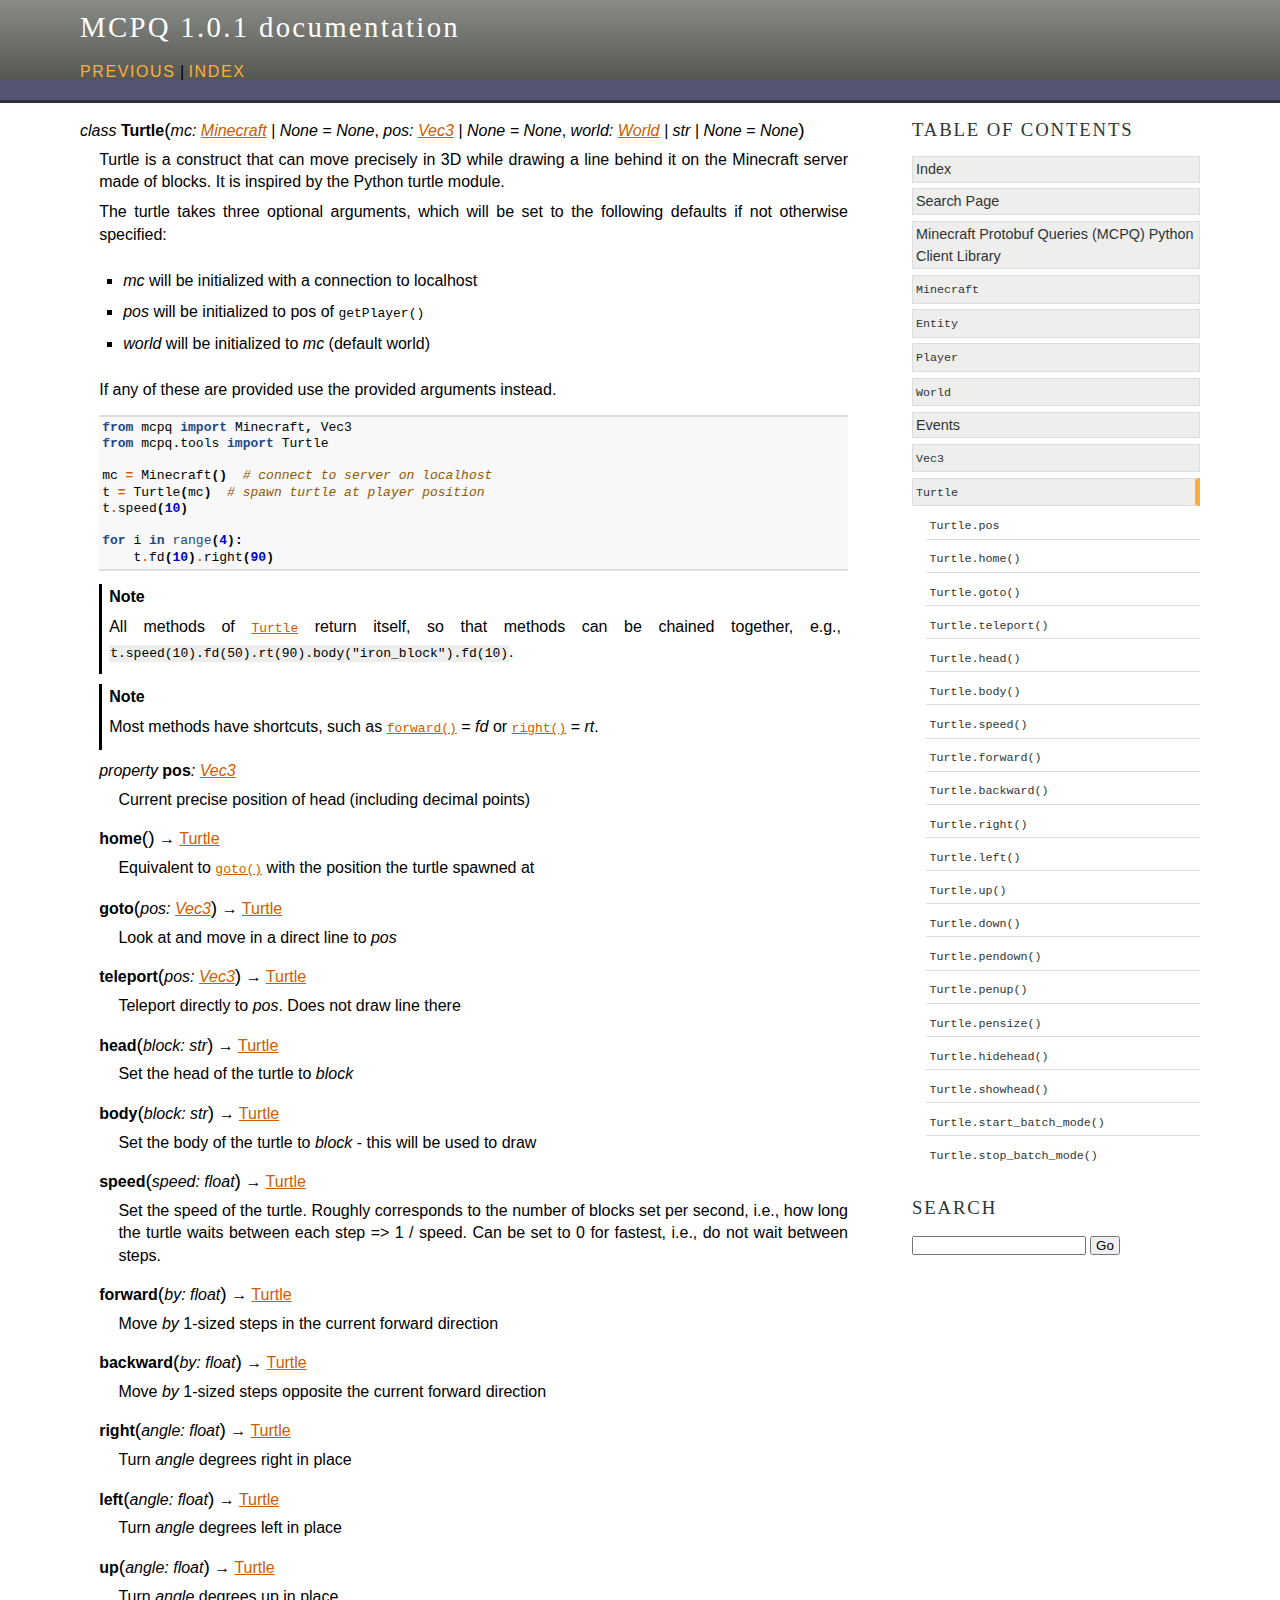
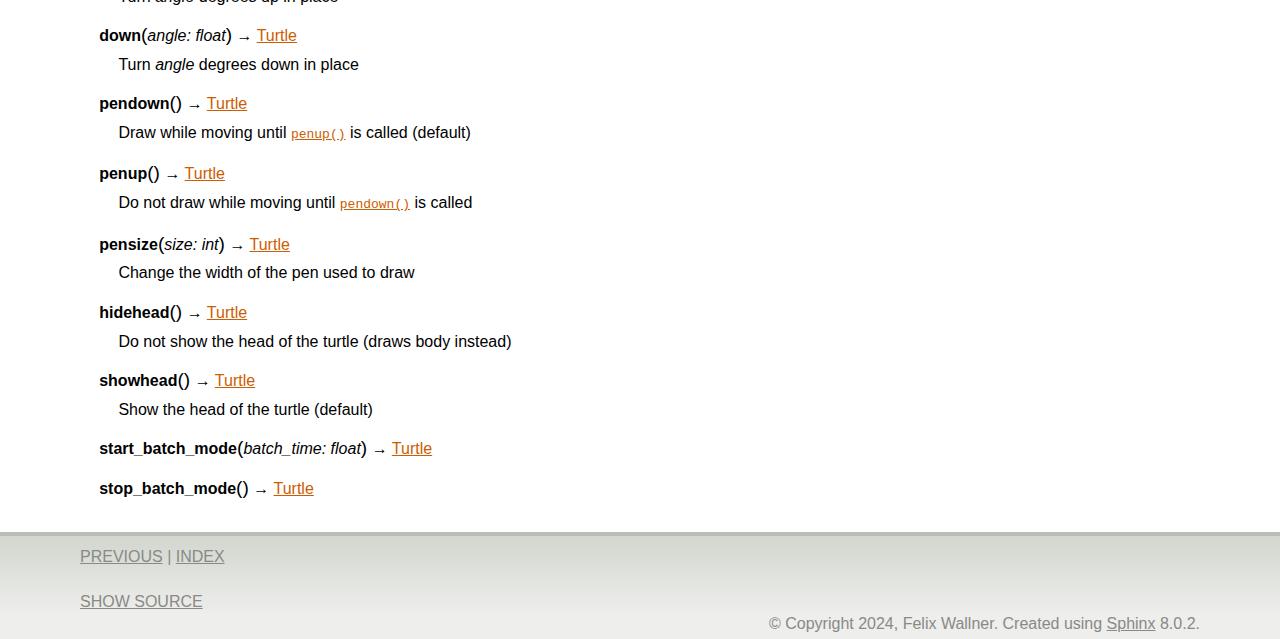
<file: docs/classes/turtle.html>
<!DOCTYPE html>

<html lang="en" data-content_root="../">
  <head>
    <meta charset="utf-8" />
    <meta name="viewport" content="width=device-width, initial-scale=1.0" /><meta name="viewport" content="width=device-width, initial-scale=1" />

    <title>&lt;no title&gt; &#8212; MCPQ 1.0.1 documentation</title>
    <link rel="stylesheet" type="text/css" href="../_static/pygments.css?v=a746c00c" />
    <link rel="stylesheet" type="text/css" href="../_static/agogo.css?v=8513425a" />
    <script src="../_static/documentation_options.js?v=292eb321"></script>
    <script src="../_static/doctools.js?v=9a2dae69"></script>
    <script src="../_static/sphinx_highlight.js?v=dc90522c"></script>
    <link rel="index" title="Index" href="../genindex.html" />
    <link rel="search" title="Search" href="../search.html" />
    <link rel="prev" title="&lt;no title&gt;" href="vec3.html" /> 
  </head><body>
    <div class="header-wrapper" role="banner">
      <div class="header">
        <div class="headertitle"><a
          href="../index.html">MCPQ 1.0.1 documentation</a></div>
        <div class="rel" role="navigation" aria-label="Related">
          <a href="vec3.html" title="&lt;no title&gt;"
             accesskey="P">previous</a> |
          <a href="../genindex.html" title="General Index"
             accesskey="I">index</a>
        </div>
       </div>
    </div>

    <div class="content-wrapper">
      <div class="content">
        <div class="document">
            
      <div class="documentwrapper">
        <div class="bodywrapper">
          <div class="body" role="main">
            
  <dl class="py class">
<dt class="sig sig-object py" id="mcpq.tools.mcturtle.Turtle">
<em class="property"><span class="pre">class</span><span class="w"> </span></em><span class="sig-name descname"><span class="pre">Turtle</span></span><span class="sig-paren">(</span><em class="sig-param"><span class="n"><span class="pre">mc</span></span><span class="p"><span class="pre">:</span></span><span class="w"> </span><span class="n"><a class="reference internal" href="minecraft.html#mcpq.Minecraft" title="mcpq.minecraft.Minecraft"><span class="pre">Minecraft</span></a><span class="w"> </span><span class="p"><span class="pre">|</span></span><span class="w"> </span><span class="pre">None</span></span><span class="w"> </span><span class="o"><span class="pre">=</span></span><span class="w"> </span><span class="default_value"><span class="pre">None</span></span></em>, <em class="sig-param"><span class="n"><span class="pre">pos</span></span><span class="p"><span class="pre">:</span></span><span class="w"> </span><span class="n"><a class="reference internal" href="vec3.html#mcpq.Vec3" title="mcpq.vec3.Vec3"><span class="pre">Vec3</span></a><span class="w"> </span><span class="p"><span class="pre">|</span></span><span class="w"> </span><span class="pre">None</span></span><span class="w"> </span><span class="o"><span class="pre">=</span></span><span class="w"> </span><span class="default_value"><span class="pre">None</span></span></em>, <em class="sig-param"><span class="n"><span class="pre">world</span></span><span class="p"><span class="pre">:</span></span><span class="w"> </span><span class="n"><a class="reference internal" href="world.html#mcpq.world.World" title="mcpq.world.World"><span class="pre">World</span></a><span class="w"> </span><span class="p"><span class="pre">|</span></span><span class="w"> </span><span class="pre">str</span><span class="w"> </span><span class="p"><span class="pre">|</span></span><span class="w"> </span><span class="pre">None</span></span><span class="w"> </span><span class="o"><span class="pre">=</span></span><span class="w"> </span><span class="default_value"><span class="pre">None</span></span></em><span class="sig-paren">)</span><a class="headerlink" href="#mcpq.tools.mcturtle.Turtle" title="Link to this definition">¶</a></dt>
<dd><p>Turtle is a construct that can move precisely in 3D while drawing a line behind it on the Minecraft server made of blocks.
It is inspired by the Python turtle module.</p>
<p>The turtle takes three optional arguments, which will be set to the following defaults if not otherwise specified:</p>
<ul class="simple">
<li><p><cite>mc</cite> will be initialized with a connection to localhost</p></li>
<li><p><cite>pos</cite> will be initialized to pos of <code class="xref py py-func docutils literal notranslate"><span class="pre">getPlayer()</span></code></p></li>
<li><p><cite>world</cite> will be initialized to <cite>mc</cite> (default world)</p></li>
</ul>
<p>If any of these are provided use the provided arguments instead.</p>
<div class="highlight-python notranslate"><div class="highlight"><pre><span></span><span class="kn">from</span> <span class="nn">mcpq</span> <span class="kn">import</span> <span class="n">Minecraft</span><span class="p">,</span> <span class="n">Vec3</span>
<span class="kn">from</span> <span class="nn">mcpq.tools</span> <span class="kn">import</span> <span class="n">Turtle</span>

<span class="n">mc</span> <span class="o">=</span> <span class="n">Minecraft</span><span class="p">()</span>  <span class="c1"># connect to server on localhost</span>
<span class="n">t</span> <span class="o">=</span> <span class="n">Turtle</span><span class="p">(</span><span class="n">mc</span><span class="p">)</span>  <span class="c1"># spawn turtle at player position</span>
<span class="n">t</span><span class="o">.</span><span class="n">speed</span><span class="p">(</span><span class="mi">10</span><span class="p">)</span>

<span class="k">for</span> <span class="n">i</span> <span class="ow">in</span> <span class="nb">range</span><span class="p">(</span><span class="mi">4</span><span class="p">):</span>
    <span class="n">t</span><span class="o">.</span><span class="n">fd</span><span class="p">(</span><span class="mi">10</span><span class="p">)</span><span class="o">.</span><span class="n">right</span><span class="p">(</span><span class="mi">90</span><span class="p">)</span>
</pre></div>
</div>
<div class="admonition note">
<p class="admonition-title">Note</p>
<p>All methods of <a class="reference internal" href="#mcpq.tools.mcturtle.Turtle" title="mcpq.tools.mcturtle.Turtle"><code class="xref py py-class docutils literal notranslate"><span class="pre">Turtle</span></code></a> return itself, so that methods can be chained together,
e.g., <code class="docutils literal notranslate"><span class="pre">t.speed(10).fd(50).rt(90).body(&quot;iron_block&quot;).fd(10)</span></code>.</p>
</div>
<div class="admonition note">
<p class="admonition-title">Note</p>
<p>Most methods have shortcuts, such as <a class="reference internal" href="#mcpq.tools.mcturtle.Turtle.forward" title="mcpq.tools.mcturtle.Turtle.forward"><code class="xref py py-func docutils literal notranslate"><span class="pre">forward()</span></code></a> = <cite>fd</cite> or <a class="reference internal" href="#mcpq.tools.mcturtle.Turtle.right" title="mcpq.tools.mcturtle.Turtle.right"><code class="xref py py-func docutils literal notranslate"><span class="pre">right()</span></code></a> = <cite>rt</cite>.</p>
</div>
<dl class="py property">
<dt class="sig sig-object py" id="mcpq.tools.mcturtle.Turtle.pos">
<em class="property"><span class="pre">property</span><span class="w"> </span></em><span class="sig-name descname"><span class="pre">pos</span></span><em class="property"><span class="p"><span class="pre">:</span></span><span class="w"> </span><a class="reference internal" href="vec3.html#mcpq.Vec3" title="mcpq.vec3.Vec3"><span class="pre">Vec3</span></a></em><a class="headerlink" href="#mcpq.tools.mcturtle.Turtle.pos" title="Link to this definition">¶</a></dt>
<dd><p>Current precise position of head (including decimal points)</p>
</dd></dl>

<dl class="py method">
<dt class="sig sig-object py" id="mcpq.tools.mcturtle.Turtle.home">
<span class="sig-name descname"><span class="pre">home</span></span><span class="sig-paren">(</span><span class="sig-paren">)</span> <span class="sig-return"><span class="sig-return-icon">&#x2192;</span> <span class="sig-return-typehint"><a class="reference internal" href="#mcpq.tools.mcturtle.Turtle" title="mcpq.tools.mcturtle.Turtle"><span class="pre">Turtle</span></a></span></span><a class="headerlink" href="#mcpq.tools.mcturtle.Turtle.home" title="Link to this definition">¶</a></dt>
<dd><p>Equivalent to <a class="reference internal" href="#mcpq.tools.mcturtle.Turtle.goto" title="mcpq.tools.mcturtle.Turtle.goto"><code class="xref py py-func docutils literal notranslate"><span class="pre">goto()</span></code></a> with the position the turtle spawned at</p>
</dd></dl>

<dl class="py method">
<dt class="sig sig-object py" id="mcpq.tools.mcturtle.Turtle.goto">
<span class="sig-name descname"><span class="pre">goto</span></span><span class="sig-paren">(</span><em class="sig-param"><span class="n"><span class="pre">pos</span></span><span class="p"><span class="pre">:</span></span><span class="w"> </span><span class="n"><a class="reference internal" href="vec3.html#mcpq.Vec3" title="mcpq.vec3.Vec3"><span class="pre">Vec3</span></a></span></em><span class="sig-paren">)</span> <span class="sig-return"><span class="sig-return-icon">&#x2192;</span> <span class="sig-return-typehint"><a class="reference internal" href="#mcpq.tools.mcturtle.Turtle" title="mcpq.tools.mcturtle.Turtle"><span class="pre">Turtle</span></a></span></span><a class="headerlink" href="#mcpq.tools.mcturtle.Turtle.goto" title="Link to this definition">¶</a></dt>
<dd><p>Look at and move in a direct line to <cite>pos</cite></p>
</dd></dl>

<dl class="py method">
<dt class="sig sig-object py" id="mcpq.tools.mcturtle.Turtle.teleport">
<span class="sig-name descname"><span class="pre">teleport</span></span><span class="sig-paren">(</span><em class="sig-param"><span class="n"><span class="pre">pos</span></span><span class="p"><span class="pre">:</span></span><span class="w"> </span><span class="n"><a class="reference internal" href="vec3.html#mcpq.Vec3" title="mcpq.vec3.Vec3"><span class="pre">Vec3</span></a></span></em><span class="sig-paren">)</span> <span class="sig-return"><span class="sig-return-icon">&#x2192;</span> <span class="sig-return-typehint"><a class="reference internal" href="#mcpq.tools.mcturtle.Turtle" title="mcpq.tools.mcturtle.Turtle"><span class="pre">Turtle</span></a></span></span><a class="headerlink" href="#mcpq.tools.mcturtle.Turtle.teleport" title="Link to this definition">¶</a></dt>
<dd><p>Teleport directly to <cite>pos</cite>. Does not draw line there</p>
</dd></dl>

<dl class="py method">
<dt class="sig sig-object py" id="mcpq.tools.mcturtle.Turtle.head">
<span class="sig-name descname"><span class="pre">head</span></span><span class="sig-paren">(</span><em class="sig-param"><span class="n"><span class="pre">block</span></span><span class="p"><span class="pre">:</span></span><span class="w"> </span><span class="n"><span class="pre">str</span></span></em><span class="sig-paren">)</span> <span class="sig-return"><span class="sig-return-icon">&#x2192;</span> <span class="sig-return-typehint"><a class="reference internal" href="#mcpq.tools.mcturtle.Turtle" title="mcpq.tools.mcturtle.Turtle"><span class="pre">Turtle</span></a></span></span><a class="headerlink" href="#mcpq.tools.mcturtle.Turtle.head" title="Link to this definition">¶</a></dt>
<dd><p>Set the head of the turtle to <cite>block</cite></p>
</dd></dl>

<dl class="py method">
<dt class="sig sig-object py" id="mcpq.tools.mcturtle.Turtle.body">
<span class="sig-name descname"><span class="pre">body</span></span><span class="sig-paren">(</span><em class="sig-param"><span class="n"><span class="pre">block</span></span><span class="p"><span class="pre">:</span></span><span class="w"> </span><span class="n"><span class="pre">str</span></span></em><span class="sig-paren">)</span> <span class="sig-return"><span class="sig-return-icon">&#x2192;</span> <span class="sig-return-typehint"><a class="reference internal" href="#mcpq.tools.mcturtle.Turtle" title="mcpq.tools.mcturtle.Turtle"><span class="pre">Turtle</span></a></span></span><a class="headerlink" href="#mcpq.tools.mcturtle.Turtle.body" title="Link to this definition">¶</a></dt>
<dd><p>Set the body of the turtle to <cite>block</cite> - this will be used to draw</p>
</dd></dl>

<dl class="py method">
<dt class="sig sig-object py" id="mcpq.tools.mcturtle.Turtle.speed">
<span class="sig-name descname"><span class="pre">speed</span></span><span class="sig-paren">(</span><em class="sig-param"><span class="n"><span class="pre">speed</span></span><span class="p"><span class="pre">:</span></span><span class="w"> </span><span class="n"><span class="pre">float</span></span></em><span class="sig-paren">)</span> <span class="sig-return"><span class="sig-return-icon">&#x2192;</span> <span class="sig-return-typehint"><a class="reference internal" href="#mcpq.tools.mcturtle.Turtle" title="mcpq.tools.mcturtle.Turtle"><span class="pre">Turtle</span></a></span></span><a class="headerlink" href="#mcpq.tools.mcturtle.Turtle.speed" title="Link to this definition">¶</a></dt>
<dd><p>Set the speed of the turtle.
Roughly corresponds to the number of blocks set per second, i.e.,
how long the turtle waits between each step =&gt; 1 / speed.
Can be set to 0 for fastest, i.e., do not wait between steps.</p>
</dd></dl>

<dl class="py method">
<dt class="sig sig-object py" id="mcpq.tools.mcturtle.Turtle.forward">
<span class="sig-name descname"><span class="pre">forward</span></span><span class="sig-paren">(</span><em class="sig-param"><span class="n"><span class="pre">by</span></span><span class="p"><span class="pre">:</span></span><span class="w"> </span><span class="n"><span class="pre">float</span></span></em><span class="sig-paren">)</span> <span class="sig-return"><span class="sig-return-icon">&#x2192;</span> <span class="sig-return-typehint"><a class="reference internal" href="#mcpq.tools.mcturtle.Turtle" title="mcpq.tools.mcturtle.Turtle"><span class="pre">Turtle</span></a></span></span><a class="headerlink" href="#mcpq.tools.mcturtle.Turtle.forward" title="Link to this definition">¶</a></dt>
<dd><p>Move <cite>by</cite> 1-sized steps in the current forward direction</p>
</dd></dl>

<dl class="py method">
<dt class="sig sig-object py" id="mcpq.tools.mcturtle.Turtle.backward">
<span class="sig-name descname"><span class="pre">backward</span></span><span class="sig-paren">(</span><em class="sig-param"><span class="n"><span class="pre">by</span></span><span class="p"><span class="pre">:</span></span><span class="w"> </span><span class="n"><span class="pre">float</span></span></em><span class="sig-paren">)</span> <span class="sig-return"><span class="sig-return-icon">&#x2192;</span> <span class="sig-return-typehint"><a class="reference internal" href="#mcpq.tools.mcturtle.Turtle" title="mcpq.tools.mcturtle.Turtle"><span class="pre">Turtle</span></a></span></span><a class="headerlink" href="#mcpq.tools.mcturtle.Turtle.backward" title="Link to this definition">¶</a></dt>
<dd><p>Move <cite>by</cite> 1-sized steps opposite the current forward direction</p>
</dd></dl>

<dl class="py method">
<dt class="sig sig-object py" id="mcpq.tools.mcturtle.Turtle.right">
<span class="sig-name descname"><span class="pre">right</span></span><span class="sig-paren">(</span><em class="sig-param"><span class="n"><span class="pre">angle</span></span><span class="p"><span class="pre">:</span></span><span class="w"> </span><span class="n"><span class="pre">float</span></span></em><span class="sig-paren">)</span> <span class="sig-return"><span class="sig-return-icon">&#x2192;</span> <span class="sig-return-typehint"><a class="reference internal" href="#mcpq.tools.mcturtle.Turtle" title="mcpq.tools.mcturtle.Turtle"><span class="pre">Turtle</span></a></span></span><a class="headerlink" href="#mcpq.tools.mcturtle.Turtle.right" title="Link to this definition">¶</a></dt>
<dd><p>Turn <cite>angle</cite> degrees right in place</p>
</dd></dl>

<dl class="py method">
<dt class="sig sig-object py" id="mcpq.tools.mcturtle.Turtle.left">
<span class="sig-name descname"><span class="pre">left</span></span><span class="sig-paren">(</span><em class="sig-param"><span class="n"><span class="pre">angle</span></span><span class="p"><span class="pre">:</span></span><span class="w"> </span><span class="n"><span class="pre">float</span></span></em><span class="sig-paren">)</span> <span class="sig-return"><span class="sig-return-icon">&#x2192;</span> <span class="sig-return-typehint"><a class="reference internal" href="#mcpq.tools.mcturtle.Turtle" title="mcpq.tools.mcturtle.Turtle"><span class="pre">Turtle</span></a></span></span><a class="headerlink" href="#mcpq.tools.mcturtle.Turtle.left" title="Link to this definition">¶</a></dt>
<dd><p>Turn <cite>angle</cite> degrees left in place</p>
</dd></dl>

<dl class="py method">
<dt class="sig sig-object py" id="mcpq.tools.mcturtle.Turtle.up">
<span class="sig-name descname"><span class="pre">up</span></span><span class="sig-paren">(</span><em class="sig-param"><span class="n"><span class="pre">angle</span></span><span class="p"><span class="pre">:</span></span><span class="w"> </span><span class="n"><span class="pre">float</span></span></em><span class="sig-paren">)</span> <span class="sig-return"><span class="sig-return-icon">&#x2192;</span> <span class="sig-return-typehint"><a class="reference internal" href="#mcpq.tools.mcturtle.Turtle" title="mcpq.tools.mcturtle.Turtle"><span class="pre">Turtle</span></a></span></span><a class="headerlink" href="#mcpq.tools.mcturtle.Turtle.up" title="Link to this definition">¶</a></dt>
<dd><p>Turn <cite>angle</cite> degrees up in place</p>
</dd></dl>

<dl class="py method">
<dt class="sig sig-object py" id="mcpq.tools.mcturtle.Turtle.down">
<span class="sig-name descname"><span class="pre">down</span></span><span class="sig-paren">(</span><em class="sig-param"><span class="n"><span class="pre">angle</span></span><span class="p"><span class="pre">:</span></span><span class="w"> </span><span class="n"><span class="pre">float</span></span></em><span class="sig-paren">)</span> <span class="sig-return"><span class="sig-return-icon">&#x2192;</span> <span class="sig-return-typehint"><a class="reference internal" href="#mcpq.tools.mcturtle.Turtle" title="mcpq.tools.mcturtle.Turtle"><span class="pre">Turtle</span></a></span></span><a class="headerlink" href="#mcpq.tools.mcturtle.Turtle.down" title="Link to this definition">¶</a></dt>
<dd><p>Turn <cite>angle</cite> degrees down in place</p>
</dd></dl>

<dl class="py method">
<dt class="sig sig-object py" id="mcpq.tools.mcturtle.Turtle.pendown">
<span class="sig-name descname"><span class="pre">pendown</span></span><span class="sig-paren">(</span><span class="sig-paren">)</span> <span class="sig-return"><span class="sig-return-icon">&#x2192;</span> <span class="sig-return-typehint"><a class="reference internal" href="#mcpq.tools.mcturtle.Turtle" title="mcpq.tools.mcturtle.Turtle"><span class="pre">Turtle</span></a></span></span><a class="headerlink" href="#mcpq.tools.mcturtle.Turtle.pendown" title="Link to this definition">¶</a></dt>
<dd><p>Draw while moving until <a class="reference internal" href="#mcpq.tools.mcturtle.Turtle.penup" title="mcpq.tools.mcturtle.Turtle.penup"><code class="xref py py-func docutils literal notranslate"><span class="pre">penup()</span></code></a> is called (default)</p>
</dd></dl>

<dl class="py method">
<dt class="sig sig-object py" id="mcpq.tools.mcturtle.Turtle.penup">
<span class="sig-name descname"><span class="pre">penup</span></span><span class="sig-paren">(</span><span class="sig-paren">)</span> <span class="sig-return"><span class="sig-return-icon">&#x2192;</span> <span class="sig-return-typehint"><a class="reference internal" href="#mcpq.tools.mcturtle.Turtle" title="mcpq.tools.mcturtle.Turtle"><span class="pre">Turtle</span></a></span></span><a class="headerlink" href="#mcpq.tools.mcturtle.Turtle.penup" title="Link to this definition">¶</a></dt>
<dd><p>Do not draw while moving until <a class="reference internal" href="#mcpq.tools.mcturtle.Turtle.pendown" title="mcpq.tools.mcturtle.Turtle.pendown"><code class="xref py py-func docutils literal notranslate"><span class="pre">pendown()</span></code></a> is called</p>
</dd></dl>

<dl class="py method">
<dt class="sig sig-object py" id="mcpq.tools.mcturtle.Turtle.pensize">
<span class="sig-name descname"><span class="pre">pensize</span></span><span class="sig-paren">(</span><em class="sig-param"><span class="n"><span class="pre">size</span></span><span class="p"><span class="pre">:</span></span><span class="w"> </span><span class="n"><span class="pre">int</span></span></em><span class="sig-paren">)</span> <span class="sig-return"><span class="sig-return-icon">&#x2192;</span> <span class="sig-return-typehint"><a class="reference internal" href="#mcpq.tools.mcturtle.Turtle" title="mcpq.tools.mcturtle.Turtle"><span class="pre">Turtle</span></a></span></span><a class="headerlink" href="#mcpq.tools.mcturtle.Turtle.pensize" title="Link to this definition">¶</a></dt>
<dd><p>Change the width of the pen used to draw</p>
</dd></dl>

<dl class="py method">
<dt class="sig sig-object py" id="mcpq.tools.mcturtle.Turtle.hidehead">
<span class="sig-name descname"><span class="pre">hidehead</span></span><span class="sig-paren">(</span><span class="sig-paren">)</span> <span class="sig-return"><span class="sig-return-icon">&#x2192;</span> <span class="sig-return-typehint"><a class="reference internal" href="#mcpq.tools.mcturtle.Turtle" title="mcpq.tools.mcturtle.Turtle"><span class="pre">Turtle</span></a></span></span><a class="headerlink" href="#mcpq.tools.mcturtle.Turtle.hidehead" title="Link to this definition">¶</a></dt>
<dd><p>Do not show the head of the turtle (draws body instead)</p>
</dd></dl>

<dl class="py method">
<dt class="sig sig-object py" id="mcpq.tools.mcturtle.Turtle.showhead">
<span class="sig-name descname"><span class="pre">showhead</span></span><span class="sig-paren">(</span><span class="sig-paren">)</span> <span class="sig-return"><span class="sig-return-icon">&#x2192;</span> <span class="sig-return-typehint"><a class="reference internal" href="#mcpq.tools.mcturtle.Turtle" title="mcpq.tools.mcturtle.Turtle"><span class="pre">Turtle</span></a></span></span><a class="headerlink" href="#mcpq.tools.mcturtle.Turtle.showhead" title="Link to this definition">¶</a></dt>
<dd><p>Show the head of the turtle (default)</p>
</dd></dl>

<dl class="py method">
<dt class="sig sig-object py" id="mcpq.tools.mcturtle.Turtle.start_batch_mode">
<span class="sig-name descname"><span class="pre">start_batch_mode</span></span><span class="sig-paren">(</span><em class="sig-param"><span class="n"><span class="pre">batch_time</span></span><span class="p"><span class="pre">:</span></span><span class="w"> </span><span class="n"><span class="pre">float</span></span></em><span class="sig-paren">)</span> <span class="sig-return"><span class="sig-return-icon">&#x2192;</span> <span class="sig-return-typehint"><a class="reference internal" href="#mcpq.tools.mcturtle.Turtle" title="mcpq.tools.mcturtle.Turtle"><span class="pre">Turtle</span></a></span></span><a class="headerlink" href="#mcpq.tools.mcturtle.Turtle.start_batch_mode" title="Link to this definition">¶</a></dt>
<dd></dd></dl>

<dl class="py method">
<dt class="sig sig-object py" id="mcpq.tools.mcturtle.Turtle.stop_batch_mode">
<span class="sig-name descname"><span class="pre">stop_batch_mode</span></span><span class="sig-paren">(</span><span class="sig-paren">)</span> <span class="sig-return"><span class="sig-return-icon">&#x2192;</span> <span class="sig-return-typehint"><a class="reference internal" href="#mcpq.tools.mcturtle.Turtle" title="mcpq.tools.mcturtle.Turtle"><span class="pre">Turtle</span></a></span></span><a class="headerlink" href="#mcpq.tools.mcturtle.Turtle.stop_batch_mode" title="Link to this definition">¶</a></dt>
<dd></dd></dl>

</dd></dl>



            <div class="clearer"></div>
          </div>
        </div>
      </div>
        </div>
        <div class="sidebar">
          
          <h3>Table of Contents</h3>
          <ul class="current">
<li class="toctree-l1"><a class="reference internal" href="../genindex.html">Index</a></li>
<li class="toctree-l1"><a class="reference internal" href="../search.html">Search Page</a></li>
<li class="toctree-l1"><a class="reference internal" href="../readme_link.html">Minecraft Protobuf Queries (MCPQ) Python Client Library</a></li>
<li class="toctree-l1"><a class="reference internal" href="minecraft.html"><code class="docutils literal notranslate"><span class="pre">Minecraft</span></code></a></li>
<li class="toctree-l1"><a class="reference internal" href="entity.html"><code class="docutils literal notranslate"><span class="pre">Entity</span></code></a></li>
<li class="toctree-l1"><a class="reference internal" href="player.html"><code class="docutils literal notranslate"><span class="pre">Player</span></code></a></li>
<li class="toctree-l1"><a class="reference internal" href="world.html"><code class="docutils literal notranslate"><span class="pre">World</span></code></a></li>
<li class="toctree-l1"><a class="reference internal" href="events.html">Events</a></li>
<li class="toctree-l1"><a class="reference internal" href="vec3.html"><code class="docutils literal notranslate"><span class="pre">Vec3</span></code></a></li>
<li class="toctree-l1 current"><a class="current reference internal" href="#"><code class="docutils literal notranslate"><span class="pre">Turtle</span></code></a><ul>
<li class="toctree-l2"><a class="reference internal" href="#mcpq.tools.mcturtle.Turtle.pos"><code class="docutils literal notranslate"><span class="pre">Turtle.pos</span></code></a></li>
<li class="toctree-l2"><a class="reference internal" href="#mcpq.tools.mcturtle.Turtle.home"><code class="docutils literal notranslate"><span class="pre">Turtle.home()</span></code></a></li>
<li class="toctree-l2"><a class="reference internal" href="#mcpq.tools.mcturtle.Turtle.goto"><code class="docutils literal notranslate"><span class="pre">Turtle.goto()</span></code></a></li>
<li class="toctree-l2"><a class="reference internal" href="#mcpq.tools.mcturtle.Turtle.teleport"><code class="docutils literal notranslate"><span class="pre">Turtle.teleport()</span></code></a></li>
<li class="toctree-l2"><a class="reference internal" href="#mcpq.tools.mcturtle.Turtle.head"><code class="docutils literal notranslate"><span class="pre">Turtle.head()</span></code></a></li>
<li class="toctree-l2"><a class="reference internal" href="#mcpq.tools.mcturtle.Turtle.body"><code class="docutils literal notranslate"><span class="pre">Turtle.body()</span></code></a></li>
<li class="toctree-l2"><a class="reference internal" href="#mcpq.tools.mcturtle.Turtle.speed"><code class="docutils literal notranslate"><span class="pre">Turtle.speed()</span></code></a></li>
<li class="toctree-l2"><a class="reference internal" href="#mcpq.tools.mcturtle.Turtle.forward"><code class="docutils literal notranslate"><span class="pre">Turtle.forward()</span></code></a></li>
<li class="toctree-l2"><a class="reference internal" href="#mcpq.tools.mcturtle.Turtle.backward"><code class="docutils literal notranslate"><span class="pre">Turtle.backward()</span></code></a></li>
<li class="toctree-l2"><a class="reference internal" href="#mcpq.tools.mcturtle.Turtle.right"><code class="docutils literal notranslate"><span class="pre">Turtle.right()</span></code></a></li>
<li class="toctree-l2"><a class="reference internal" href="#mcpq.tools.mcturtle.Turtle.left"><code class="docutils literal notranslate"><span class="pre">Turtle.left()</span></code></a></li>
<li class="toctree-l2"><a class="reference internal" href="#mcpq.tools.mcturtle.Turtle.up"><code class="docutils literal notranslate"><span class="pre">Turtle.up()</span></code></a></li>
<li class="toctree-l2"><a class="reference internal" href="#mcpq.tools.mcturtle.Turtle.down"><code class="docutils literal notranslate"><span class="pre">Turtle.down()</span></code></a></li>
<li class="toctree-l2"><a class="reference internal" href="#mcpq.tools.mcturtle.Turtle.pendown"><code class="docutils literal notranslate"><span class="pre">Turtle.pendown()</span></code></a></li>
<li class="toctree-l2"><a class="reference internal" href="#mcpq.tools.mcturtle.Turtle.penup"><code class="docutils literal notranslate"><span class="pre">Turtle.penup()</span></code></a></li>
<li class="toctree-l2"><a class="reference internal" href="#mcpq.tools.mcturtle.Turtle.pensize"><code class="docutils literal notranslate"><span class="pre">Turtle.pensize()</span></code></a></li>
<li class="toctree-l2"><a class="reference internal" href="#mcpq.tools.mcturtle.Turtle.hidehead"><code class="docutils literal notranslate"><span class="pre">Turtle.hidehead()</span></code></a></li>
<li class="toctree-l2"><a class="reference internal" href="#mcpq.tools.mcturtle.Turtle.showhead"><code class="docutils literal notranslate"><span class="pre">Turtle.showhead()</span></code></a></li>
<li class="toctree-l2"><a class="reference internal" href="#mcpq.tools.mcturtle.Turtle.start_batch_mode"><code class="docutils literal notranslate"><span class="pre">Turtle.start_batch_mode()</span></code></a></li>
<li class="toctree-l2"><a class="reference internal" href="#mcpq.tools.mcturtle.Turtle.stop_batch_mode"><code class="docutils literal notranslate"><span class="pre">Turtle.stop_batch_mode()</span></code></a></li>
</ul>
</li>
</ul>

          <search role="search">
            <h3 style="margin-top: 1.5em;">Search</h3>
            <form class="search" action="../search.html" method="get">
                <input type="text" name="q" />
                <input type="submit" value="Go" />
            </form>
          </search>

        </div>
        <div class="clearer"></div>
      </div>
    </div>

    <div class="footer-wrapper">
      <div class="footer">
        <div class="left">
          <div role="navigation" aria-label="Related">
            <a href="vec3.html" title="&lt;no title&gt;"
              >previous</a> |
            <a href="../genindex.html" title="General Index"
              >index</a>
          </div>
          <div role="note" aria-label="source link">
              <br/>
              <a href="../_sources/classes/turtle.rst.txt"
                rel="nofollow">Show Source</a>
          </div>
        </div>

        <div class="right">
          
    <div class="footer" role="contentinfo">
    &#169; Copyright 2024, Felix Wallner.
      Created using <a href="https://www.sphinx-doc.org/">Sphinx</a> 8.0.2.
    </div>
        </div>
        <div class="clearer"></div>
      </div>
    </div>

  </body>
</html>
</file>
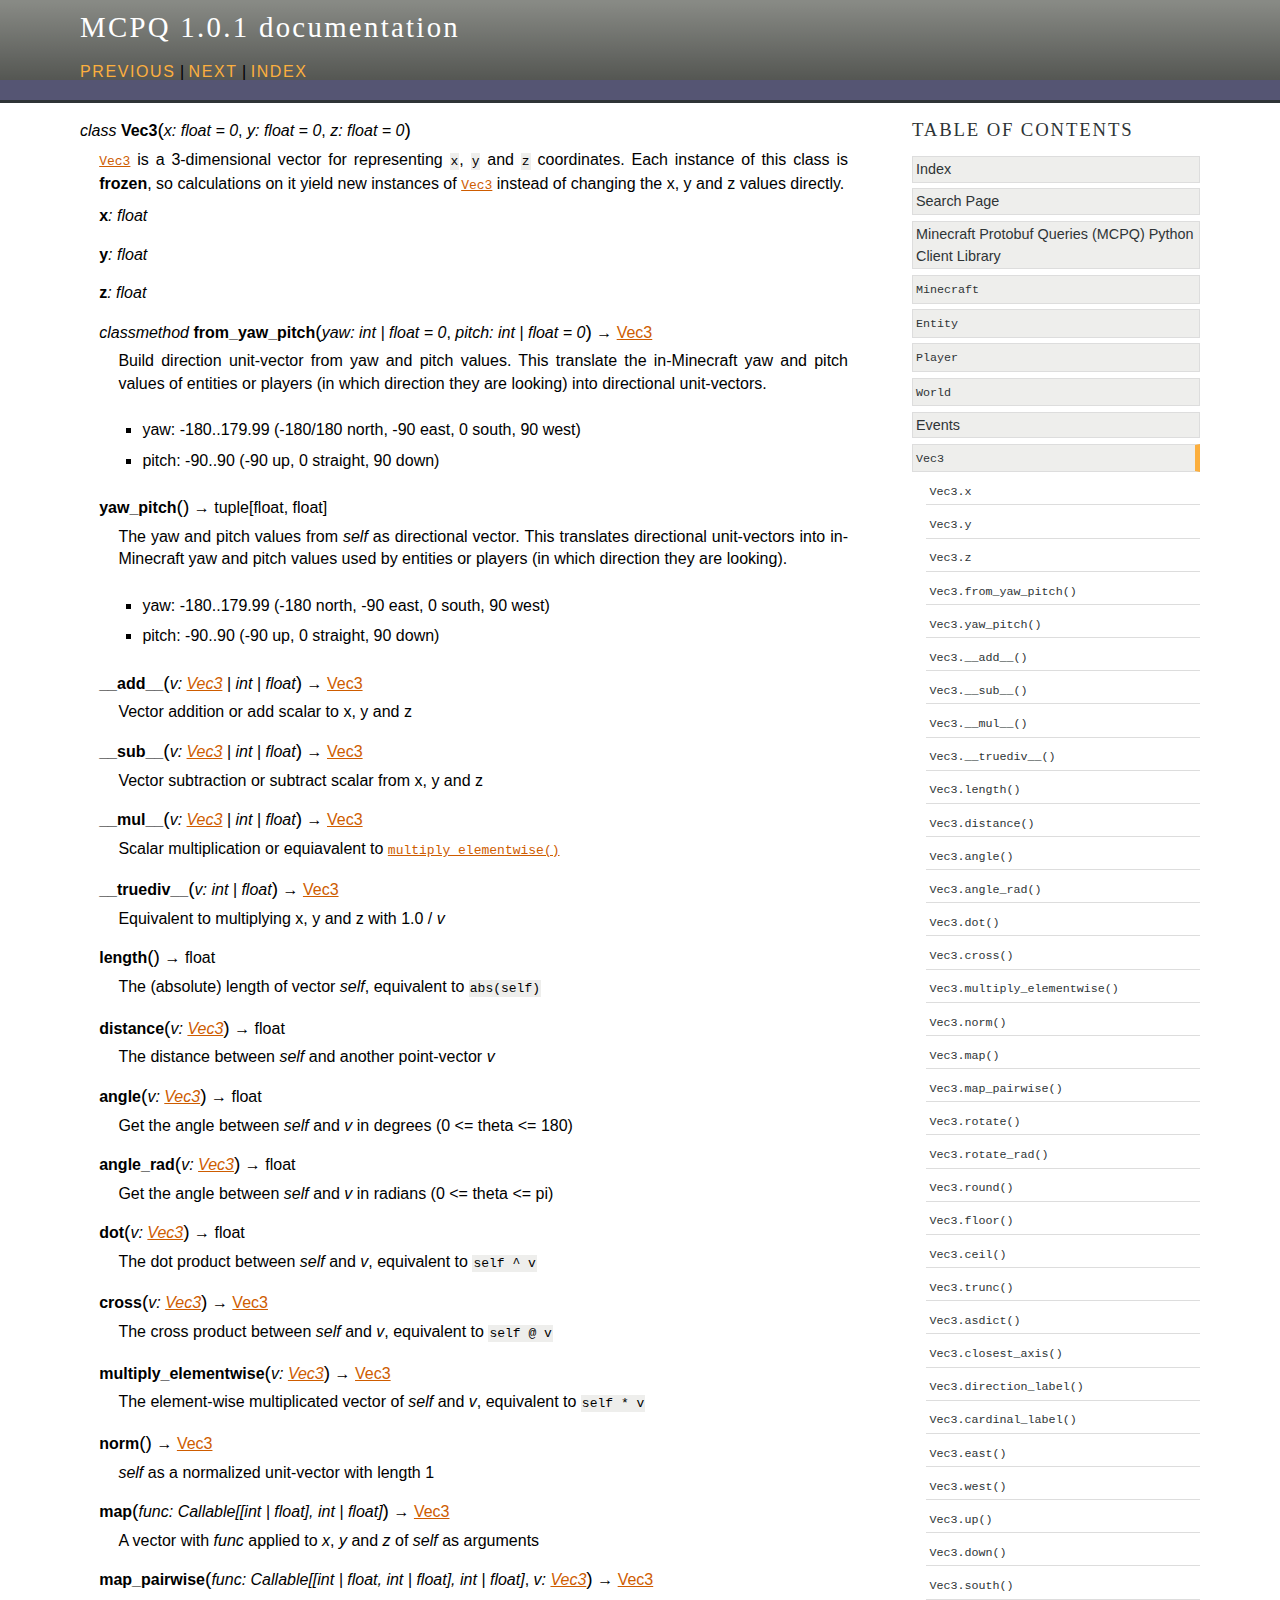
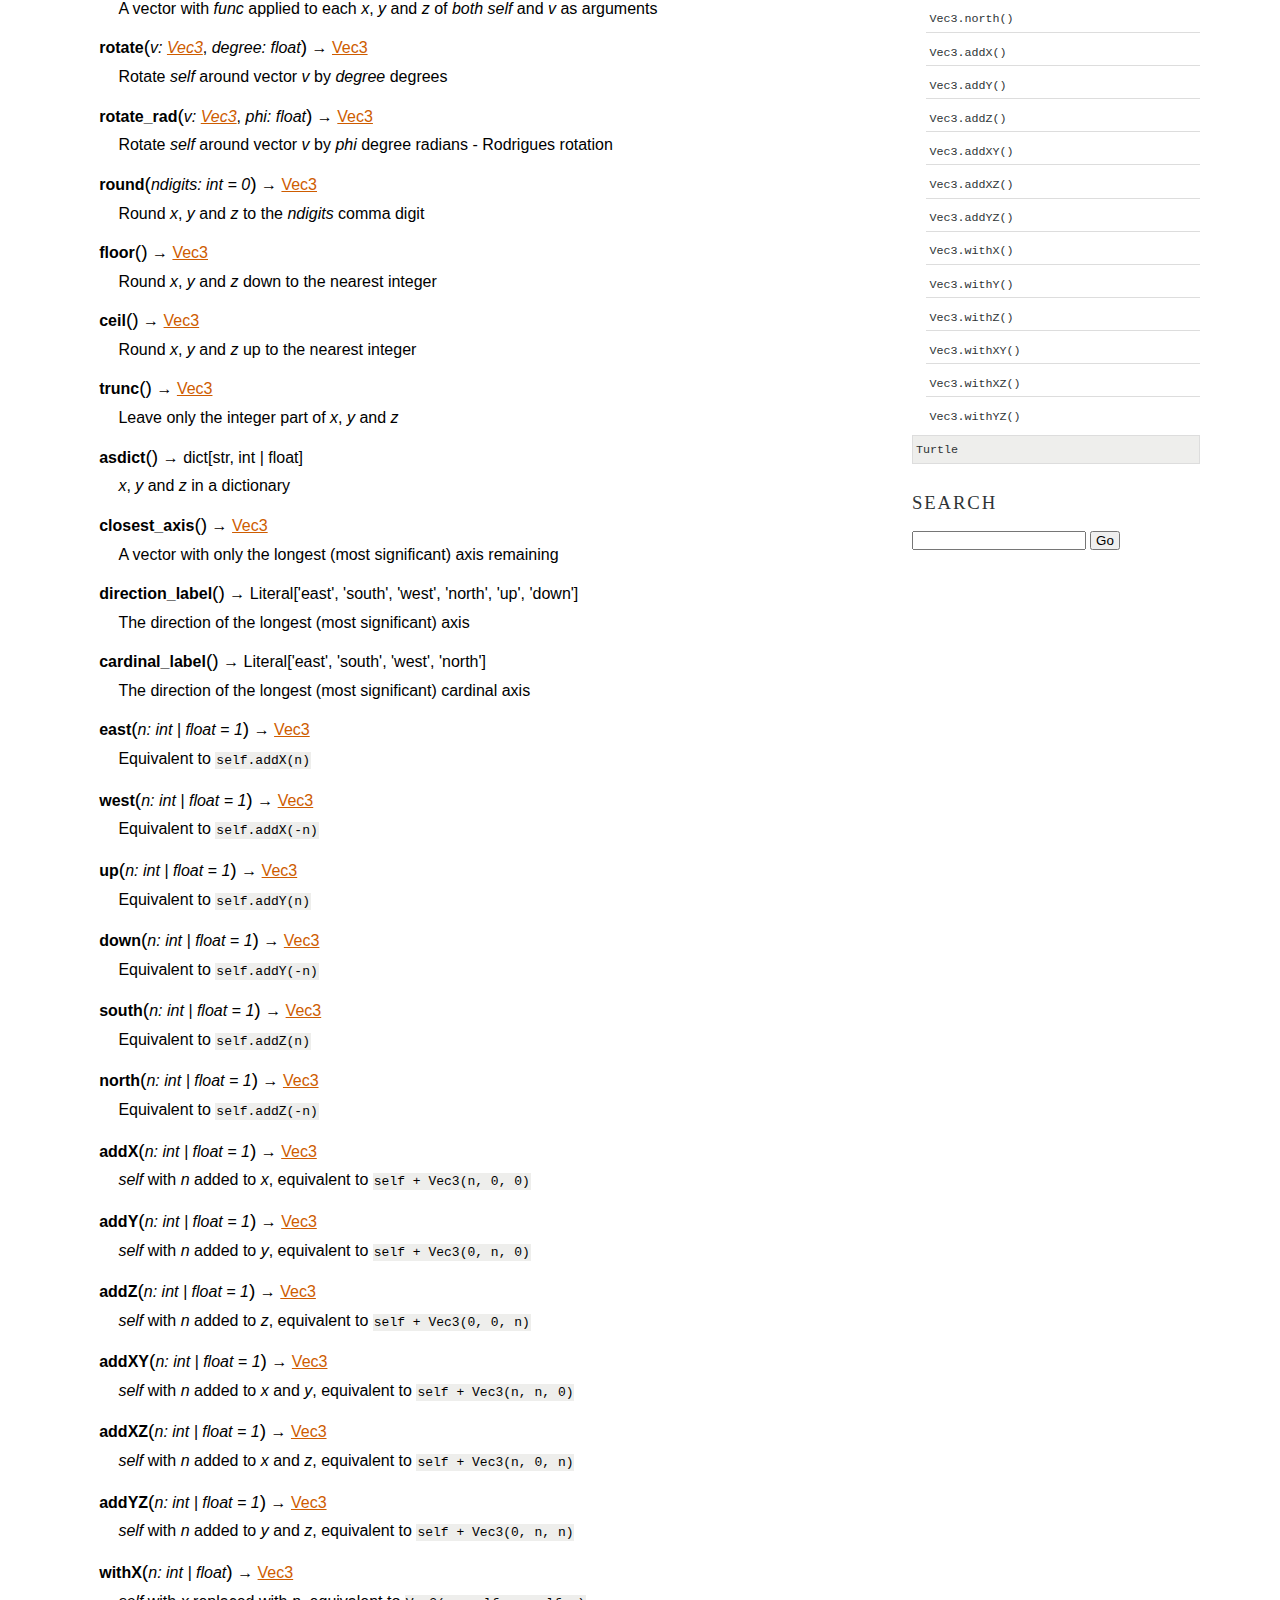
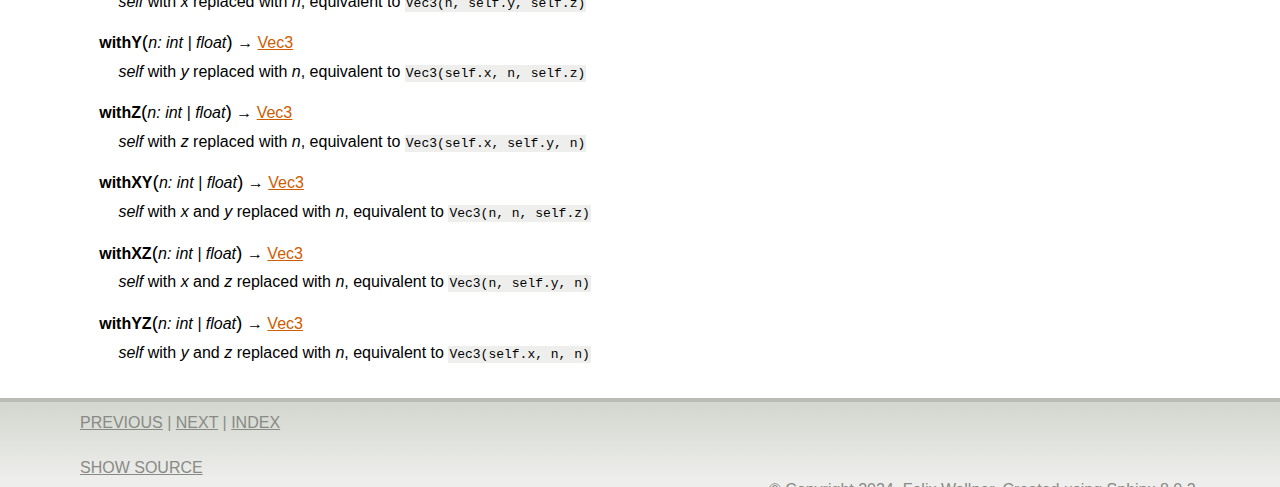
<file: docs/classes/vec3.html>
<!DOCTYPE html>

<html lang="en" data-content_root="../">
  <head>
    <meta charset="utf-8" />
    <meta name="viewport" content="width=device-width, initial-scale=1.0" /><meta name="viewport" content="width=device-width, initial-scale=1" />

    <title>&lt;no title&gt; &#8212; MCPQ 1.0.1 documentation</title>
    <link rel="stylesheet" type="text/css" href="../_static/pygments.css?v=a746c00c" />
    <link rel="stylesheet" type="text/css" href="../_static/agogo.css?v=8513425a" />
    <script src="../_static/documentation_options.js?v=292eb321"></script>
    <script src="../_static/doctools.js?v=9a2dae69"></script>
    <script src="../_static/sphinx_highlight.js?v=dc90522c"></script>
    <link rel="index" title="Index" href="../genindex.html" />
    <link rel="search" title="Search" href="../search.html" />
    <link rel="next" title="&lt;no title&gt;" href="turtle.html" />
    <link rel="prev" title="Events" href="events.html" /> 
  </head><body>
    <div class="header-wrapper" role="banner">
      <div class="header">
        <div class="headertitle"><a
          href="../index.html">MCPQ 1.0.1 documentation</a></div>
        <div class="rel" role="navigation" aria-label="Related">
          <a href="events.html" title="Events"
             accesskey="P">previous</a> |
          <a href="turtle.html" title="&lt;no title&gt;"
             accesskey="N">next</a> |
          <a href="../genindex.html" title="General Index"
             accesskey="I">index</a>
        </div>
       </div>
    </div>

    <div class="content-wrapper">
      <div class="content">
        <div class="document">
            
      <div class="documentwrapper">
        <div class="bodywrapper">
          <div class="body" role="main">
            
  <dl class="py class">
<dt class="sig sig-object py" id="mcpq.Vec3">
<em class="property"><span class="pre">class</span><span class="w"> </span></em><span class="sig-name descname"><span class="pre">Vec3</span></span><span class="sig-paren">(</span><em class="sig-param"><span class="n"><span class="pre">x</span></span><span class="p"><span class="pre">:</span></span><span class="w"> </span><span class="n"><span class="pre">float</span></span><span class="w"> </span><span class="o"><span class="pre">=</span></span><span class="w"> </span><span class="default_value"><span class="pre">0</span></span></em>, <em class="sig-param"><span class="n"><span class="pre">y</span></span><span class="p"><span class="pre">:</span></span><span class="w"> </span><span class="n"><span class="pre">float</span></span><span class="w"> </span><span class="o"><span class="pre">=</span></span><span class="w"> </span><span class="default_value"><span class="pre">0</span></span></em>, <em class="sig-param"><span class="n"><span class="pre">z</span></span><span class="p"><span class="pre">:</span></span><span class="w"> </span><span class="n"><span class="pre">float</span></span><span class="w"> </span><span class="o"><span class="pre">=</span></span><span class="w"> </span><span class="default_value"><span class="pre">0</span></span></em><span class="sig-paren">)</span><a class="headerlink" href="#mcpq.Vec3" title="Link to this definition">¶</a></dt>
<dd><p><a class="reference internal" href="#mcpq.Vec3" title="mcpq.Vec3"><code class="xref py py-class docutils literal notranslate"><span class="pre">Vec3</span></code></a> is a 3-dimensional vector for representing <code class="docutils literal notranslate"><span class="pre">x</span></code>, <code class="docutils literal notranslate"><span class="pre">y</span></code> and <code class="docutils literal notranslate"><span class="pre">z</span></code> coordinates.
Each instance of this class is <strong>frozen</strong>, so calculations on it yield new instances of <a class="reference internal" href="#mcpq.Vec3" title="mcpq.Vec3"><code class="xref py py-class docutils literal notranslate"><span class="pre">Vec3</span></code></a> instead of changing the x, y and z values directly.</p>
<dl class="py attribute">
<dt class="sig sig-object py" id="mcpq.Vec3.x">
<span class="sig-name descname"><span class="pre">x</span></span><em class="property"><span class="p"><span class="pre">:</span></span><span class="w"> </span><span class="pre">float</span></em><a class="headerlink" href="#mcpq.Vec3.x" title="Link to this definition">¶</a></dt>
<dd></dd></dl>

<dl class="py attribute">
<dt class="sig sig-object py" id="mcpq.Vec3.y">
<span class="sig-name descname"><span class="pre">y</span></span><em class="property"><span class="p"><span class="pre">:</span></span><span class="w"> </span><span class="pre">float</span></em><a class="headerlink" href="#mcpq.Vec3.y" title="Link to this definition">¶</a></dt>
<dd></dd></dl>

<dl class="py attribute">
<dt class="sig sig-object py" id="mcpq.Vec3.z">
<span class="sig-name descname"><span class="pre">z</span></span><em class="property"><span class="p"><span class="pre">:</span></span><span class="w"> </span><span class="pre">float</span></em><a class="headerlink" href="#mcpq.Vec3.z" title="Link to this definition">¶</a></dt>
<dd></dd></dl>

<dl class="py method">
<dt class="sig sig-object py" id="mcpq.Vec3.from_yaw_pitch">
<em class="property"><span class="pre">classmethod</span><span class="w"> </span></em><span class="sig-name descname"><span class="pre">from_yaw_pitch</span></span><span class="sig-paren">(</span><em class="sig-param"><span class="n"><span class="pre">yaw</span></span><span class="p"><span class="pre">:</span></span><span class="w"> </span><span class="n"><span class="pre">int</span><span class="w"> </span><span class="p"><span class="pre">|</span></span><span class="w"> </span><span class="pre">float</span></span><span class="w"> </span><span class="o"><span class="pre">=</span></span><span class="w"> </span><span class="default_value"><span class="pre">0</span></span></em>, <em class="sig-param"><span class="n"><span class="pre">pitch</span></span><span class="p"><span class="pre">:</span></span><span class="w"> </span><span class="n"><span class="pre">int</span><span class="w"> </span><span class="p"><span class="pre">|</span></span><span class="w"> </span><span class="pre">float</span></span><span class="w"> </span><span class="o"><span class="pre">=</span></span><span class="w"> </span><span class="default_value"><span class="pre">0</span></span></em><span class="sig-paren">)</span> <span class="sig-return"><span class="sig-return-icon">&#x2192;</span> <span class="sig-return-typehint"><a class="reference internal" href="#mcpq.Vec3" title="mcpq.vec3.Vec3"><span class="pre">Vec3</span></a></span></span><a class="headerlink" href="#mcpq.Vec3.from_yaw_pitch" title="Link to this definition">¶</a></dt>
<dd><p>Build direction unit-vector from yaw and pitch values.
This translate the in-Minecraft yaw and pitch values of entities or players (in which direction they are looking) into directional unit-vectors.</p>
<ul class="simple">
<li><p>yaw: -180..179.99 (-180/180 north, -90 east, 0 south, 90 west)</p></li>
<li><p>pitch: -90..90 (-90 up, 0 straight, 90 down)</p></li>
</ul>
</dd></dl>

<dl class="py method">
<dt class="sig sig-object py" id="mcpq.Vec3.yaw_pitch">
<span class="sig-name descname"><span class="pre">yaw_pitch</span></span><span class="sig-paren">(</span><span class="sig-paren">)</span> <span class="sig-return"><span class="sig-return-icon">&#x2192;</span> <span class="sig-return-typehint"><span class="pre">tuple</span><span class="p"><span class="pre">[</span></span><span class="pre">float</span><span class="p"><span class="pre">,</span></span><span class="w"> </span><span class="pre">float</span><span class="p"><span class="pre">]</span></span></span></span><a class="headerlink" href="#mcpq.Vec3.yaw_pitch" title="Link to this definition">¶</a></dt>
<dd><p>The yaw and pitch values from <cite>self</cite> as directional vector.
This translates directional unit-vectors into in-Minecraft yaw and pitch values used by entities or players (in which direction they are looking).</p>
<ul class="simple">
<li><p>yaw: -180..179.99 (-180 north, -90 east, 0 south, 90 west)</p></li>
<li><p>pitch: -90..90 (-90 up, 0 straight, 90 down)</p></li>
</ul>
</dd></dl>

<dl class="py method">
<dt class="sig sig-object py" id="mcpq.Vec3.__add__">
<span class="sig-name descname"><span class="pre">__add__</span></span><span class="sig-paren">(</span><em class="sig-param"><span class="n"><span class="pre">v</span></span><span class="p"><span class="pre">:</span></span><span class="w"> </span><span class="n"><a class="reference internal" href="#mcpq.Vec3" title="mcpq.vec3.Vec3"><span class="pre">Vec3</span></a><span class="w"> </span><span class="p"><span class="pre">|</span></span><span class="w"> </span><span class="pre">int</span><span class="w"> </span><span class="p"><span class="pre">|</span></span><span class="w"> </span><span class="pre">float</span></span></em><span class="sig-paren">)</span> <span class="sig-return"><span class="sig-return-icon">&#x2192;</span> <span class="sig-return-typehint"><a class="reference internal" href="#mcpq.Vec3" title="mcpq.vec3.Vec3"><span class="pre">Vec3</span></a></span></span><a class="headerlink" href="#mcpq.Vec3.__add__" title="Link to this definition">¶</a></dt>
<dd><p>Vector addition or add scalar to x, y and z</p>
</dd></dl>

<dl class="py method">
<dt class="sig sig-object py" id="mcpq.Vec3.__sub__">
<span class="sig-name descname"><span class="pre">__sub__</span></span><span class="sig-paren">(</span><em class="sig-param"><span class="n"><span class="pre">v</span></span><span class="p"><span class="pre">:</span></span><span class="w"> </span><span class="n"><a class="reference internal" href="#mcpq.Vec3" title="mcpq.vec3.Vec3"><span class="pre">Vec3</span></a><span class="w"> </span><span class="p"><span class="pre">|</span></span><span class="w"> </span><span class="pre">int</span><span class="w"> </span><span class="p"><span class="pre">|</span></span><span class="w"> </span><span class="pre">float</span></span></em><span class="sig-paren">)</span> <span class="sig-return"><span class="sig-return-icon">&#x2192;</span> <span class="sig-return-typehint"><a class="reference internal" href="#mcpq.Vec3" title="mcpq.vec3.Vec3"><span class="pre">Vec3</span></a></span></span><a class="headerlink" href="#mcpq.Vec3.__sub__" title="Link to this definition">¶</a></dt>
<dd><p>Vector subtraction or subtract scalar from x, y and z</p>
</dd></dl>

<dl class="py method">
<dt class="sig sig-object py" id="mcpq.Vec3.__mul__">
<span class="sig-name descname"><span class="pre">__mul__</span></span><span class="sig-paren">(</span><em class="sig-param"><span class="n"><span class="pre">v</span></span><span class="p"><span class="pre">:</span></span><span class="w"> </span><span class="n"><a class="reference internal" href="#mcpq.Vec3" title="mcpq.vec3.Vec3"><span class="pre">Vec3</span></a><span class="w"> </span><span class="p"><span class="pre">|</span></span><span class="w"> </span><span class="pre">int</span><span class="w"> </span><span class="p"><span class="pre">|</span></span><span class="w"> </span><span class="pre">float</span></span></em><span class="sig-paren">)</span> <span class="sig-return"><span class="sig-return-icon">&#x2192;</span> <span class="sig-return-typehint"><a class="reference internal" href="#mcpq.Vec3" title="mcpq.vec3.Vec3"><span class="pre">Vec3</span></a></span></span><a class="headerlink" href="#mcpq.Vec3.__mul__" title="Link to this definition">¶</a></dt>
<dd><p>Scalar multiplication or equiavalent to <a class="reference internal" href="#mcpq.Vec3.multiply_elementwise" title="mcpq.Vec3.multiply_elementwise"><code class="xref py py-func docutils literal notranslate"><span class="pre">multiply_elementwise()</span></code></a></p>
</dd></dl>

<dl class="py method">
<dt class="sig sig-object py" id="mcpq.Vec3.__truediv__">
<span class="sig-name descname"><span class="pre">__truediv__</span></span><span class="sig-paren">(</span><em class="sig-param"><span class="n"><span class="pre">v</span></span><span class="p"><span class="pre">:</span></span><span class="w"> </span><span class="n"><span class="pre">int</span><span class="w"> </span><span class="p"><span class="pre">|</span></span><span class="w"> </span><span class="pre">float</span></span></em><span class="sig-paren">)</span> <span class="sig-return"><span class="sig-return-icon">&#x2192;</span> <span class="sig-return-typehint"><a class="reference internal" href="#mcpq.Vec3" title="mcpq.vec3.Vec3"><span class="pre">Vec3</span></a></span></span><a class="headerlink" href="#mcpq.Vec3.__truediv__" title="Link to this definition">¶</a></dt>
<dd><p>Equivalent to multiplying x, y and z with 1.0 / <cite>v</cite></p>
</dd></dl>

<dl class="py method">
<dt class="sig sig-object py" id="mcpq.Vec3.length">
<span class="sig-name descname"><span class="pre">length</span></span><span class="sig-paren">(</span><span class="sig-paren">)</span> <span class="sig-return"><span class="sig-return-icon">&#x2192;</span> <span class="sig-return-typehint"><span class="pre">float</span></span></span><a class="headerlink" href="#mcpq.Vec3.length" title="Link to this definition">¶</a></dt>
<dd><p>The (absolute) length of vector <cite>self</cite>, equivalent to <code class="docutils literal notranslate"><span class="pre">abs(self)</span></code></p>
</dd></dl>

<dl class="py method">
<dt class="sig sig-object py" id="mcpq.Vec3.distance">
<span class="sig-name descname"><span class="pre">distance</span></span><span class="sig-paren">(</span><em class="sig-param"><span class="n"><span class="pre">v</span></span><span class="p"><span class="pre">:</span></span><span class="w"> </span><span class="n"><a class="reference internal" href="#mcpq.Vec3" title="mcpq.vec3.Vec3"><span class="pre">Vec3</span></a></span></em><span class="sig-paren">)</span> <span class="sig-return"><span class="sig-return-icon">&#x2192;</span> <span class="sig-return-typehint"><span class="pre">float</span></span></span><a class="headerlink" href="#mcpq.Vec3.distance" title="Link to this definition">¶</a></dt>
<dd><p>The distance between <cite>self</cite> and another point-vector <cite>v</cite></p>
</dd></dl>

<dl class="py method">
<dt class="sig sig-object py" id="mcpq.Vec3.angle">
<span class="sig-name descname"><span class="pre">angle</span></span><span class="sig-paren">(</span><em class="sig-param"><span class="n"><span class="pre">v</span></span><span class="p"><span class="pre">:</span></span><span class="w"> </span><span class="n"><a class="reference internal" href="#mcpq.Vec3" title="mcpq.vec3.Vec3"><span class="pre">Vec3</span></a></span></em><span class="sig-paren">)</span> <span class="sig-return"><span class="sig-return-icon">&#x2192;</span> <span class="sig-return-typehint"><span class="pre">float</span></span></span><a class="headerlink" href="#mcpq.Vec3.angle" title="Link to this definition">¶</a></dt>
<dd><p>Get the angle between <cite>self</cite> and <cite>v</cite> in degrees (0 &lt;= theta &lt;= 180)</p>
</dd></dl>

<dl class="py method">
<dt class="sig sig-object py" id="mcpq.Vec3.angle_rad">
<span class="sig-name descname"><span class="pre">angle_rad</span></span><span class="sig-paren">(</span><em class="sig-param"><span class="n"><span class="pre">v</span></span><span class="p"><span class="pre">:</span></span><span class="w"> </span><span class="n"><a class="reference internal" href="#mcpq.Vec3" title="mcpq.vec3.Vec3"><span class="pre">Vec3</span></a></span></em><span class="sig-paren">)</span> <span class="sig-return"><span class="sig-return-icon">&#x2192;</span> <span class="sig-return-typehint"><span class="pre">float</span></span></span><a class="headerlink" href="#mcpq.Vec3.angle_rad" title="Link to this definition">¶</a></dt>
<dd><p>Get the angle between <cite>self</cite> and <cite>v</cite> in radians (0 &lt;= theta &lt;= pi)</p>
</dd></dl>

<dl class="py method">
<dt class="sig sig-object py" id="mcpq.Vec3.dot">
<span class="sig-name descname"><span class="pre">dot</span></span><span class="sig-paren">(</span><em class="sig-param"><span class="n"><span class="pre">v</span></span><span class="p"><span class="pre">:</span></span><span class="w"> </span><span class="n"><a class="reference internal" href="#mcpq.Vec3" title="mcpq.vec3.Vec3"><span class="pre">Vec3</span></a></span></em><span class="sig-paren">)</span> <span class="sig-return"><span class="sig-return-icon">&#x2192;</span> <span class="sig-return-typehint"><span class="pre">float</span></span></span><a class="headerlink" href="#mcpq.Vec3.dot" title="Link to this definition">¶</a></dt>
<dd><p>The dot product between <cite>self</cite> and <cite>v</cite>, equivalent to <code class="docutils literal notranslate"><span class="pre">self</span> <span class="pre">^</span> <span class="pre">v</span></code></p>
</dd></dl>

<dl class="py method">
<dt class="sig sig-object py" id="mcpq.Vec3.cross">
<span class="sig-name descname"><span class="pre">cross</span></span><span class="sig-paren">(</span><em class="sig-param"><span class="n"><span class="pre">v</span></span><span class="p"><span class="pre">:</span></span><span class="w"> </span><span class="n"><a class="reference internal" href="#mcpq.Vec3" title="mcpq.vec3.Vec3"><span class="pre">Vec3</span></a></span></em><span class="sig-paren">)</span> <span class="sig-return"><span class="sig-return-icon">&#x2192;</span> <span class="sig-return-typehint"><a class="reference internal" href="#mcpq.Vec3" title="mcpq.vec3.Vec3"><span class="pre">Vec3</span></a></span></span><a class="headerlink" href="#mcpq.Vec3.cross" title="Link to this definition">¶</a></dt>
<dd><p>The cross product between <cite>self</cite> and <cite>v</cite>, equivalent to <code class="docutils literal notranslate"><span class="pre">self</span> <span class="pre">&#64;</span> <span class="pre">v</span></code></p>
</dd></dl>

<dl class="py method">
<dt class="sig sig-object py" id="mcpq.Vec3.multiply_elementwise">
<span class="sig-name descname"><span class="pre">multiply_elementwise</span></span><span class="sig-paren">(</span><em class="sig-param"><span class="n"><span class="pre">v</span></span><span class="p"><span class="pre">:</span></span><span class="w"> </span><span class="n"><a class="reference internal" href="#mcpq.Vec3" title="mcpq.vec3.Vec3"><span class="pre">Vec3</span></a></span></em><span class="sig-paren">)</span> <span class="sig-return"><span class="sig-return-icon">&#x2192;</span> <span class="sig-return-typehint"><a class="reference internal" href="#mcpq.Vec3" title="mcpq.vec3.Vec3"><span class="pre">Vec3</span></a></span></span><a class="headerlink" href="#mcpq.Vec3.multiply_elementwise" title="Link to this definition">¶</a></dt>
<dd><p>The element-wise multiplicated vector of <cite>self</cite> and <cite>v</cite>, equivalent to <code class="docutils literal notranslate"><span class="pre">self</span> <span class="pre">*</span> <span class="pre">v</span></code></p>
</dd></dl>

<dl class="py method">
<dt class="sig sig-object py" id="mcpq.Vec3.norm">
<span class="sig-name descname"><span class="pre">norm</span></span><span class="sig-paren">(</span><span class="sig-paren">)</span> <span class="sig-return"><span class="sig-return-icon">&#x2192;</span> <span class="sig-return-typehint"><a class="reference internal" href="#mcpq.Vec3" title="mcpq.vec3.Vec3"><span class="pre">Vec3</span></a></span></span><a class="headerlink" href="#mcpq.Vec3.norm" title="Link to this definition">¶</a></dt>
<dd><p><cite>self</cite> as a normalized unit-vector with length 1</p>
</dd></dl>

<dl class="py method">
<dt class="sig sig-object py" id="mcpq.Vec3.map">
<span class="sig-name descname"><span class="pre">map</span></span><span class="sig-paren">(</span><em class="sig-param"><span class="n"><span class="pre">func</span></span><span class="p"><span class="pre">:</span></span><span class="w"> </span><span class="n"><span class="pre">Callable</span><span class="p"><span class="pre">[</span></span><span class="p"><span class="pre">[</span></span><span class="pre">int</span><span class="w"> </span><span class="p"><span class="pre">|</span></span><span class="w"> </span><span class="pre">float</span><span class="p"><span class="pre">]</span></span><span class="p"><span class="pre">,</span></span><span class="w"> </span><span class="pre">int</span><span class="w"> </span><span class="p"><span class="pre">|</span></span><span class="w"> </span><span class="pre">float</span><span class="p"><span class="pre">]</span></span></span></em><span class="sig-paren">)</span> <span class="sig-return"><span class="sig-return-icon">&#x2192;</span> <span class="sig-return-typehint"><a class="reference internal" href="#mcpq.Vec3" title="mcpq.vec3.Vec3"><span class="pre">Vec3</span></a></span></span><a class="headerlink" href="#mcpq.Vec3.map" title="Link to this definition">¶</a></dt>
<dd><p>A vector with <cite>func</cite> applied to <cite>x</cite>, <cite>y</cite> and <cite>z</cite> of <cite>self</cite> as arguments</p>
</dd></dl>

<dl class="py method">
<dt class="sig sig-object py" id="mcpq.Vec3.map_pairwise">
<span class="sig-name descname"><span class="pre">map_pairwise</span></span><span class="sig-paren">(</span><em class="sig-param"><span class="n"><span class="pre">func</span></span><span class="p"><span class="pre">:</span></span><span class="w"> </span><span class="n"><span class="pre">Callable</span><span class="p"><span class="pre">[</span></span><span class="p"><span class="pre">[</span></span><span class="pre">int</span><span class="w"> </span><span class="p"><span class="pre">|</span></span><span class="w"> </span><span class="pre">float</span><span class="p"><span class="pre">,</span></span><span class="w"> </span><span class="pre">int</span><span class="w"> </span><span class="p"><span class="pre">|</span></span><span class="w"> </span><span class="pre">float</span><span class="p"><span class="pre">]</span></span><span class="p"><span class="pre">,</span></span><span class="w"> </span><span class="pre">int</span><span class="w"> </span><span class="p"><span class="pre">|</span></span><span class="w"> </span><span class="pre">float</span><span class="p"><span class="pre">]</span></span></span></em>, <em class="sig-param"><span class="n"><span class="pre">v</span></span><span class="p"><span class="pre">:</span></span><span class="w"> </span><span class="n"><a class="reference internal" href="#mcpq.Vec3" title="mcpq.vec3.Vec3"><span class="pre">Vec3</span></a></span></em><span class="sig-paren">)</span> <span class="sig-return"><span class="sig-return-icon">&#x2192;</span> <span class="sig-return-typehint"><a class="reference internal" href="#mcpq.Vec3" title="mcpq.vec3.Vec3"><span class="pre">Vec3</span></a></span></span><a class="headerlink" href="#mcpq.Vec3.map_pairwise" title="Link to this definition">¶</a></dt>
<dd><p>A vector with <cite>func</cite> applied to each <cite>x</cite>, <cite>y</cite> and <cite>z</cite> of <em>both</em> <cite>self</cite> and <cite>v</cite> as arguments</p>
</dd></dl>

<dl class="py method">
<dt class="sig sig-object py" id="mcpq.Vec3.rotate">
<span class="sig-name descname"><span class="pre">rotate</span></span><span class="sig-paren">(</span><em class="sig-param"><span class="n"><span class="pre">v</span></span><span class="p"><span class="pre">:</span></span><span class="w"> </span><span class="n"><a class="reference internal" href="#mcpq.Vec3" title="mcpq.vec3.Vec3"><span class="pre">Vec3</span></a></span></em>, <em class="sig-param"><span class="n"><span class="pre">degree</span></span><span class="p"><span class="pre">:</span></span><span class="w"> </span><span class="n"><span class="pre">float</span></span></em><span class="sig-paren">)</span> <span class="sig-return"><span class="sig-return-icon">&#x2192;</span> <span class="sig-return-typehint"><a class="reference internal" href="#mcpq.Vec3" title="mcpq.vec3.Vec3"><span class="pre">Vec3</span></a></span></span><a class="headerlink" href="#mcpq.Vec3.rotate" title="Link to this definition">¶</a></dt>
<dd><p>Rotate <cite>self</cite> around vector <cite>v</cite> by <cite>degree</cite> degrees</p>
</dd></dl>

<dl class="py method">
<dt class="sig sig-object py" id="mcpq.Vec3.rotate_rad">
<span class="sig-name descname"><span class="pre">rotate_rad</span></span><span class="sig-paren">(</span><em class="sig-param"><span class="n"><span class="pre">v</span></span><span class="p"><span class="pre">:</span></span><span class="w"> </span><span class="n"><a class="reference internal" href="#mcpq.Vec3" title="mcpq.vec3.Vec3"><span class="pre">Vec3</span></a></span></em>, <em class="sig-param"><span class="n"><span class="pre">phi</span></span><span class="p"><span class="pre">:</span></span><span class="w"> </span><span class="n"><span class="pre">float</span></span></em><span class="sig-paren">)</span> <span class="sig-return"><span class="sig-return-icon">&#x2192;</span> <span class="sig-return-typehint"><a class="reference internal" href="#mcpq.Vec3" title="mcpq.vec3.Vec3"><span class="pre">Vec3</span></a></span></span><a class="headerlink" href="#mcpq.Vec3.rotate_rad" title="Link to this definition">¶</a></dt>
<dd><p>Rotate <cite>self</cite> around vector <cite>v</cite> by <cite>phi</cite> degree radians - Rodrigues rotation</p>
</dd></dl>

<dl class="py method">
<dt class="sig sig-object py" id="mcpq.Vec3.round">
<span class="sig-name descname"><span class="pre">round</span></span><span class="sig-paren">(</span><em class="sig-param"><span class="n"><span class="pre">ndigits</span></span><span class="p"><span class="pre">:</span></span><span class="w"> </span><span class="n"><span class="pre">int</span></span><span class="w"> </span><span class="o"><span class="pre">=</span></span><span class="w"> </span><span class="default_value"><span class="pre">0</span></span></em><span class="sig-paren">)</span> <span class="sig-return"><span class="sig-return-icon">&#x2192;</span> <span class="sig-return-typehint"><a class="reference internal" href="#mcpq.Vec3" title="mcpq.vec3.Vec3"><span class="pre">Vec3</span></a></span></span><a class="headerlink" href="#mcpq.Vec3.round" title="Link to this definition">¶</a></dt>
<dd><p>Round <cite>x</cite>, <cite>y</cite> and <cite>z</cite> to the <cite>ndigits</cite> comma digit</p>
</dd></dl>

<dl class="py method">
<dt class="sig sig-object py" id="mcpq.Vec3.floor">
<span class="sig-name descname"><span class="pre">floor</span></span><span class="sig-paren">(</span><span class="sig-paren">)</span> <span class="sig-return"><span class="sig-return-icon">&#x2192;</span> <span class="sig-return-typehint"><a class="reference internal" href="#mcpq.Vec3" title="mcpq.vec3.Vec3"><span class="pre">Vec3</span></a></span></span><a class="headerlink" href="#mcpq.Vec3.floor" title="Link to this definition">¶</a></dt>
<dd><p>Round <cite>x</cite>, <cite>y</cite> and <cite>z</cite> down to the nearest integer</p>
</dd></dl>

<dl class="py method">
<dt class="sig sig-object py" id="mcpq.Vec3.ceil">
<span class="sig-name descname"><span class="pre">ceil</span></span><span class="sig-paren">(</span><span class="sig-paren">)</span> <span class="sig-return"><span class="sig-return-icon">&#x2192;</span> <span class="sig-return-typehint"><a class="reference internal" href="#mcpq.Vec3" title="mcpq.vec3.Vec3"><span class="pre">Vec3</span></a></span></span><a class="headerlink" href="#mcpq.Vec3.ceil" title="Link to this definition">¶</a></dt>
<dd><p>Round <cite>x</cite>, <cite>y</cite> and <cite>z</cite> up to the nearest integer</p>
</dd></dl>

<dl class="py method">
<dt class="sig sig-object py" id="mcpq.Vec3.trunc">
<span class="sig-name descname"><span class="pre">trunc</span></span><span class="sig-paren">(</span><span class="sig-paren">)</span> <span class="sig-return"><span class="sig-return-icon">&#x2192;</span> <span class="sig-return-typehint"><a class="reference internal" href="#mcpq.Vec3" title="mcpq.vec3.Vec3"><span class="pre">Vec3</span></a></span></span><a class="headerlink" href="#mcpq.Vec3.trunc" title="Link to this definition">¶</a></dt>
<dd><p>Leave only the integer part of <cite>x</cite>, <cite>y</cite> and <cite>z</cite></p>
</dd></dl>

<dl class="py method">
<dt class="sig sig-object py" id="mcpq.Vec3.asdict">
<span class="sig-name descname"><span class="pre">asdict</span></span><span class="sig-paren">(</span><span class="sig-paren">)</span> <span class="sig-return"><span class="sig-return-icon">&#x2192;</span> <span class="sig-return-typehint"><span class="pre">dict</span><span class="p"><span class="pre">[</span></span><span class="pre">str</span><span class="p"><span class="pre">,</span></span><span class="w"> </span><span class="pre">int</span><span class="w"> </span><span class="p"><span class="pre">|</span></span><span class="w"> </span><span class="pre">float</span><span class="p"><span class="pre">]</span></span></span></span><a class="headerlink" href="#mcpq.Vec3.asdict" title="Link to this definition">¶</a></dt>
<dd><p><cite>x</cite>, <cite>y</cite> and <cite>z</cite> in a dictionary</p>
</dd></dl>

<dl class="py method">
<dt class="sig sig-object py" id="mcpq.Vec3.closest_axis">
<span class="sig-name descname"><span class="pre">closest_axis</span></span><span class="sig-paren">(</span><span class="sig-paren">)</span> <span class="sig-return"><span class="sig-return-icon">&#x2192;</span> <span class="sig-return-typehint"><a class="reference internal" href="#mcpq.Vec3" title="mcpq.vec3.Vec3"><span class="pre">Vec3</span></a></span></span><a class="headerlink" href="#mcpq.Vec3.closest_axis" title="Link to this definition">¶</a></dt>
<dd><p>A vector with only the longest (most significant) axis remaining</p>
</dd></dl>

<dl class="py method">
<dt class="sig sig-object py" id="mcpq.Vec3.direction_label">
<span class="sig-name descname"><span class="pre">direction_label</span></span><span class="sig-paren">(</span><span class="sig-paren">)</span> <span class="sig-return"><span class="sig-return-icon">&#x2192;</span> <span class="sig-return-typehint"><span class="pre">Literal</span><span class="p"><span class="pre">[</span></span><span class="s"><span class="pre">'east'</span></span><span class="p"><span class="pre">,</span></span><span class="w"> </span><span class="s"><span class="pre">'south'</span></span><span class="p"><span class="pre">,</span></span><span class="w"> </span><span class="s"><span class="pre">'west'</span></span><span class="p"><span class="pre">,</span></span><span class="w"> </span><span class="s"><span class="pre">'north'</span></span><span class="p"><span class="pre">,</span></span><span class="w"> </span><span class="s"><span class="pre">'up'</span></span><span class="p"><span class="pre">,</span></span><span class="w"> </span><span class="s"><span class="pre">'down'</span></span><span class="p"><span class="pre">]</span></span></span></span><a class="headerlink" href="#mcpq.Vec3.direction_label" title="Link to this definition">¶</a></dt>
<dd><p>The direction of the longest (most significant) axis</p>
</dd></dl>

<dl class="py method">
<dt class="sig sig-object py" id="mcpq.Vec3.cardinal_label">
<span class="sig-name descname"><span class="pre">cardinal_label</span></span><span class="sig-paren">(</span><span class="sig-paren">)</span> <span class="sig-return"><span class="sig-return-icon">&#x2192;</span> <span class="sig-return-typehint"><span class="pre">Literal</span><span class="p"><span class="pre">[</span></span><span class="s"><span class="pre">'east'</span></span><span class="p"><span class="pre">,</span></span><span class="w"> </span><span class="s"><span class="pre">'south'</span></span><span class="p"><span class="pre">,</span></span><span class="w"> </span><span class="s"><span class="pre">'west'</span></span><span class="p"><span class="pre">,</span></span><span class="w"> </span><span class="s"><span class="pre">'north'</span></span><span class="p"><span class="pre">]</span></span></span></span><a class="headerlink" href="#mcpq.Vec3.cardinal_label" title="Link to this definition">¶</a></dt>
<dd><p>The direction of the longest (most significant) cardinal axis</p>
</dd></dl>

<dl class="py method">
<dt class="sig sig-object py" id="mcpq.Vec3.east">
<span class="sig-name descname"><span class="pre">east</span></span><span class="sig-paren">(</span><em class="sig-param"><span class="n"><span class="pre">n</span></span><span class="p"><span class="pre">:</span></span><span class="w"> </span><span class="n"><span class="pre">int</span><span class="w"> </span><span class="p"><span class="pre">|</span></span><span class="w"> </span><span class="pre">float</span></span><span class="w"> </span><span class="o"><span class="pre">=</span></span><span class="w"> </span><span class="default_value"><span class="pre">1</span></span></em><span class="sig-paren">)</span> <span class="sig-return"><span class="sig-return-icon">&#x2192;</span> <span class="sig-return-typehint"><a class="reference internal" href="#mcpq.Vec3" title="mcpq.vec3.Vec3"><span class="pre">Vec3</span></a></span></span><a class="headerlink" href="#mcpq.Vec3.east" title="Link to this definition">¶</a></dt>
<dd><p>Equivalent to <code class="docutils literal notranslate"><span class="pre">self.addX(n)</span></code></p>
</dd></dl>

<dl class="py method">
<dt class="sig sig-object py" id="mcpq.Vec3.west">
<span class="sig-name descname"><span class="pre">west</span></span><span class="sig-paren">(</span><em class="sig-param"><span class="n"><span class="pre">n</span></span><span class="p"><span class="pre">:</span></span><span class="w"> </span><span class="n"><span class="pre">int</span><span class="w"> </span><span class="p"><span class="pre">|</span></span><span class="w"> </span><span class="pre">float</span></span><span class="w"> </span><span class="o"><span class="pre">=</span></span><span class="w"> </span><span class="default_value"><span class="pre">1</span></span></em><span class="sig-paren">)</span> <span class="sig-return"><span class="sig-return-icon">&#x2192;</span> <span class="sig-return-typehint"><a class="reference internal" href="#mcpq.Vec3" title="mcpq.vec3.Vec3"><span class="pre">Vec3</span></a></span></span><a class="headerlink" href="#mcpq.Vec3.west" title="Link to this definition">¶</a></dt>
<dd><p>Equivalent to <code class="docutils literal notranslate"><span class="pre">self.addX(-n)</span></code></p>
</dd></dl>

<dl class="py method">
<dt class="sig sig-object py" id="mcpq.Vec3.up">
<span class="sig-name descname"><span class="pre">up</span></span><span class="sig-paren">(</span><em class="sig-param"><span class="n"><span class="pre">n</span></span><span class="p"><span class="pre">:</span></span><span class="w"> </span><span class="n"><span class="pre">int</span><span class="w"> </span><span class="p"><span class="pre">|</span></span><span class="w"> </span><span class="pre">float</span></span><span class="w"> </span><span class="o"><span class="pre">=</span></span><span class="w"> </span><span class="default_value"><span class="pre">1</span></span></em><span class="sig-paren">)</span> <span class="sig-return"><span class="sig-return-icon">&#x2192;</span> <span class="sig-return-typehint"><a class="reference internal" href="#mcpq.Vec3" title="mcpq.vec3.Vec3"><span class="pre">Vec3</span></a></span></span><a class="headerlink" href="#mcpq.Vec3.up" title="Link to this definition">¶</a></dt>
<dd><p>Equivalent to <code class="docutils literal notranslate"><span class="pre">self.addY(n)</span></code></p>
</dd></dl>

<dl class="py method">
<dt class="sig sig-object py" id="mcpq.Vec3.down">
<span class="sig-name descname"><span class="pre">down</span></span><span class="sig-paren">(</span><em class="sig-param"><span class="n"><span class="pre">n</span></span><span class="p"><span class="pre">:</span></span><span class="w"> </span><span class="n"><span class="pre">int</span><span class="w"> </span><span class="p"><span class="pre">|</span></span><span class="w"> </span><span class="pre">float</span></span><span class="w"> </span><span class="o"><span class="pre">=</span></span><span class="w"> </span><span class="default_value"><span class="pre">1</span></span></em><span class="sig-paren">)</span> <span class="sig-return"><span class="sig-return-icon">&#x2192;</span> <span class="sig-return-typehint"><a class="reference internal" href="#mcpq.Vec3" title="mcpq.vec3.Vec3"><span class="pre">Vec3</span></a></span></span><a class="headerlink" href="#mcpq.Vec3.down" title="Link to this definition">¶</a></dt>
<dd><p>Equivalent to <code class="docutils literal notranslate"><span class="pre">self.addY(-n)</span></code></p>
</dd></dl>

<dl class="py method">
<dt class="sig sig-object py" id="mcpq.Vec3.south">
<span class="sig-name descname"><span class="pre">south</span></span><span class="sig-paren">(</span><em class="sig-param"><span class="n"><span class="pre">n</span></span><span class="p"><span class="pre">:</span></span><span class="w"> </span><span class="n"><span class="pre">int</span><span class="w"> </span><span class="p"><span class="pre">|</span></span><span class="w"> </span><span class="pre">float</span></span><span class="w"> </span><span class="o"><span class="pre">=</span></span><span class="w"> </span><span class="default_value"><span class="pre">1</span></span></em><span class="sig-paren">)</span> <span class="sig-return"><span class="sig-return-icon">&#x2192;</span> <span class="sig-return-typehint"><a class="reference internal" href="#mcpq.Vec3" title="mcpq.vec3.Vec3"><span class="pre">Vec3</span></a></span></span><a class="headerlink" href="#mcpq.Vec3.south" title="Link to this definition">¶</a></dt>
<dd><p>Equivalent to <code class="docutils literal notranslate"><span class="pre">self.addZ(n)</span></code></p>
</dd></dl>

<dl class="py method">
<dt class="sig sig-object py" id="mcpq.Vec3.north">
<span class="sig-name descname"><span class="pre">north</span></span><span class="sig-paren">(</span><em class="sig-param"><span class="n"><span class="pre">n</span></span><span class="p"><span class="pre">:</span></span><span class="w"> </span><span class="n"><span class="pre">int</span><span class="w"> </span><span class="p"><span class="pre">|</span></span><span class="w"> </span><span class="pre">float</span></span><span class="w"> </span><span class="o"><span class="pre">=</span></span><span class="w"> </span><span class="default_value"><span class="pre">1</span></span></em><span class="sig-paren">)</span> <span class="sig-return"><span class="sig-return-icon">&#x2192;</span> <span class="sig-return-typehint"><a class="reference internal" href="#mcpq.Vec3" title="mcpq.vec3.Vec3"><span class="pre">Vec3</span></a></span></span><a class="headerlink" href="#mcpq.Vec3.north" title="Link to this definition">¶</a></dt>
<dd><p>Equivalent to <code class="docutils literal notranslate"><span class="pre">self.addZ(-n)</span></code></p>
</dd></dl>

<dl class="py method">
<dt class="sig sig-object py" id="mcpq.Vec3.addX">
<span class="sig-name descname"><span class="pre">addX</span></span><span class="sig-paren">(</span><em class="sig-param"><span class="n"><span class="pre">n</span></span><span class="p"><span class="pre">:</span></span><span class="w"> </span><span class="n"><span class="pre">int</span><span class="w"> </span><span class="p"><span class="pre">|</span></span><span class="w"> </span><span class="pre">float</span></span><span class="w"> </span><span class="o"><span class="pre">=</span></span><span class="w"> </span><span class="default_value"><span class="pre">1</span></span></em><span class="sig-paren">)</span> <span class="sig-return"><span class="sig-return-icon">&#x2192;</span> <span class="sig-return-typehint"><a class="reference internal" href="#mcpq.Vec3" title="mcpq.vec3.Vec3"><span class="pre">Vec3</span></a></span></span><a class="headerlink" href="#mcpq.Vec3.addX" title="Link to this definition">¶</a></dt>
<dd><p><cite>self</cite> with <cite>n</cite> added to <cite>x</cite>, equivalent to <code class="docutils literal notranslate"><span class="pre">self</span> <span class="pre">+</span> <span class="pre">Vec3(n,</span> <span class="pre">0,</span> <span class="pre">0)</span></code></p>
</dd></dl>

<dl class="py method">
<dt class="sig sig-object py" id="mcpq.Vec3.addY">
<span class="sig-name descname"><span class="pre">addY</span></span><span class="sig-paren">(</span><em class="sig-param"><span class="n"><span class="pre">n</span></span><span class="p"><span class="pre">:</span></span><span class="w"> </span><span class="n"><span class="pre">int</span><span class="w"> </span><span class="p"><span class="pre">|</span></span><span class="w"> </span><span class="pre">float</span></span><span class="w"> </span><span class="o"><span class="pre">=</span></span><span class="w"> </span><span class="default_value"><span class="pre">1</span></span></em><span class="sig-paren">)</span> <span class="sig-return"><span class="sig-return-icon">&#x2192;</span> <span class="sig-return-typehint"><a class="reference internal" href="#mcpq.Vec3" title="mcpq.vec3.Vec3"><span class="pre">Vec3</span></a></span></span><a class="headerlink" href="#mcpq.Vec3.addY" title="Link to this definition">¶</a></dt>
<dd><p><cite>self</cite> with <cite>n</cite> added to <cite>y</cite>, equivalent to <code class="docutils literal notranslate"><span class="pre">self</span> <span class="pre">+</span> <span class="pre">Vec3(0,</span> <span class="pre">n,</span> <span class="pre">0)</span></code></p>
</dd></dl>

<dl class="py method">
<dt class="sig sig-object py" id="mcpq.Vec3.addZ">
<span class="sig-name descname"><span class="pre">addZ</span></span><span class="sig-paren">(</span><em class="sig-param"><span class="n"><span class="pre">n</span></span><span class="p"><span class="pre">:</span></span><span class="w"> </span><span class="n"><span class="pre">int</span><span class="w"> </span><span class="p"><span class="pre">|</span></span><span class="w"> </span><span class="pre">float</span></span><span class="w"> </span><span class="o"><span class="pre">=</span></span><span class="w"> </span><span class="default_value"><span class="pre">1</span></span></em><span class="sig-paren">)</span> <span class="sig-return"><span class="sig-return-icon">&#x2192;</span> <span class="sig-return-typehint"><a class="reference internal" href="#mcpq.Vec3" title="mcpq.vec3.Vec3"><span class="pre">Vec3</span></a></span></span><a class="headerlink" href="#mcpq.Vec3.addZ" title="Link to this definition">¶</a></dt>
<dd><p><cite>self</cite> with <cite>n</cite> added to <cite>z</cite>, equivalent to <code class="docutils literal notranslate"><span class="pre">self</span> <span class="pre">+</span> <span class="pre">Vec3(0,</span> <span class="pre">0,</span> <span class="pre">n)</span></code></p>
</dd></dl>

<dl class="py method">
<dt class="sig sig-object py" id="mcpq.Vec3.addXY">
<span class="sig-name descname"><span class="pre">addXY</span></span><span class="sig-paren">(</span><em class="sig-param"><span class="n"><span class="pre">n</span></span><span class="p"><span class="pre">:</span></span><span class="w"> </span><span class="n"><span class="pre">int</span><span class="w"> </span><span class="p"><span class="pre">|</span></span><span class="w"> </span><span class="pre">float</span></span><span class="w"> </span><span class="o"><span class="pre">=</span></span><span class="w"> </span><span class="default_value"><span class="pre">1</span></span></em><span class="sig-paren">)</span> <span class="sig-return"><span class="sig-return-icon">&#x2192;</span> <span class="sig-return-typehint"><a class="reference internal" href="#mcpq.Vec3" title="mcpq.vec3.Vec3"><span class="pre">Vec3</span></a></span></span><a class="headerlink" href="#mcpq.Vec3.addXY" title="Link to this definition">¶</a></dt>
<dd><p><cite>self</cite> with <cite>n</cite> added to <cite>x</cite> and <cite>y</cite>, equivalent to <code class="docutils literal notranslate"><span class="pre">self</span> <span class="pre">+</span> <span class="pre">Vec3(n,</span> <span class="pre">n,</span> <span class="pre">0)</span></code></p>
</dd></dl>

<dl class="py method">
<dt class="sig sig-object py" id="mcpq.Vec3.addXZ">
<span class="sig-name descname"><span class="pre">addXZ</span></span><span class="sig-paren">(</span><em class="sig-param"><span class="n"><span class="pre">n</span></span><span class="p"><span class="pre">:</span></span><span class="w"> </span><span class="n"><span class="pre">int</span><span class="w"> </span><span class="p"><span class="pre">|</span></span><span class="w"> </span><span class="pre">float</span></span><span class="w"> </span><span class="o"><span class="pre">=</span></span><span class="w"> </span><span class="default_value"><span class="pre">1</span></span></em><span class="sig-paren">)</span> <span class="sig-return"><span class="sig-return-icon">&#x2192;</span> <span class="sig-return-typehint"><a class="reference internal" href="#mcpq.Vec3" title="mcpq.vec3.Vec3"><span class="pre">Vec3</span></a></span></span><a class="headerlink" href="#mcpq.Vec3.addXZ" title="Link to this definition">¶</a></dt>
<dd><p><cite>self</cite> with <cite>n</cite> added to <cite>x</cite> and <cite>z</cite>, equivalent to <code class="docutils literal notranslate"><span class="pre">self</span> <span class="pre">+</span> <span class="pre">Vec3(n,</span> <span class="pre">0,</span> <span class="pre">n)</span></code></p>
</dd></dl>

<dl class="py method">
<dt class="sig sig-object py" id="mcpq.Vec3.addYZ">
<span class="sig-name descname"><span class="pre">addYZ</span></span><span class="sig-paren">(</span><em class="sig-param"><span class="n"><span class="pre">n</span></span><span class="p"><span class="pre">:</span></span><span class="w"> </span><span class="n"><span class="pre">int</span><span class="w"> </span><span class="p"><span class="pre">|</span></span><span class="w"> </span><span class="pre">float</span></span><span class="w"> </span><span class="o"><span class="pre">=</span></span><span class="w"> </span><span class="default_value"><span class="pre">1</span></span></em><span class="sig-paren">)</span> <span class="sig-return"><span class="sig-return-icon">&#x2192;</span> <span class="sig-return-typehint"><a class="reference internal" href="#mcpq.Vec3" title="mcpq.vec3.Vec3"><span class="pre">Vec3</span></a></span></span><a class="headerlink" href="#mcpq.Vec3.addYZ" title="Link to this definition">¶</a></dt>
<dd><p><cite>self</cite> with <cite>n</cite> added to <cite>y</cite> and <cite>z</cite>, equivalent to <code class="docutils literal notranslate"><span class="pre">self</span> <span class="pre">+</span> <span class="pre">Vec3(0,</span> <span class="pre">n,</span> <span class="pre">n)</span></code></p>
</dd></dl>

<dl class="py method">
<dt class="sig sig-object py" id="mcpq.Vec3.withX">
<span class="sig-name descname"><span class="pre">withX</span></span><span class="sig-paren">(</span><em class="sig-param"><span class="n"><span class="pre">n</span></span><span class="p"><span class="pre">:</span></span><span class="w"> </span><span class="n"><span class="pre">int</span><span class="w"> </span><span class="p"><span class="pre">|</span></span><span class="w"> </span><span class="pre">float</span></span></em><span class="sig-paren">)</span> <span class="sig-return"><span class="sig-return-icon">&#x2192;</span> <span class="sig-return-typehint"><a class="reference internal" href="#mcpq.Vec3" title="mcpq.vec3.Vec3"><span class="pre">Vec3</span></a></span></span><a class="headerlink" href="#mcpq.Vec3.withX" title="Link to this definition">¶</a></dt>
<dd><p><cite>self</cite> with <cite>x</cite> replaced with <cite>n</cite>, equivalent to <code class="docutils literal notranslate"><span class="pre">Vec3(n,</span> <span class="pre">self.y,</span> <span class="pre">self.z)</span></code></p>
</dd></dl>

<dl class="py method">
<dt class="sig sig-object py" id="mcpq.Vec3.withY">
<span class="sig-name descname"><span class="pre">withY</span></span><span class="sig-paren">(</span><em class="sig-param"><span class="n"><span class="pre">n</span></span><span class="p"><span class="pre">:</span></span><span class="w"> </span><span class="n"><span class="pre">int</span><span class="w"> </span><span class="p"><span class="pre">|</span></span><span class="w"> </span><span class="pre">float</span></span></em><span class="sig-paren">)</span> <span class="sig-return"><span class="sig-return-icon">&#x2192;</span> <span class="sig-return-typehint"><a class="reference internal" href="#mcpq.Vec3" title="mcpq.vec3.Vec3"><span class="pre">Vec3</span></a></span></span><a class="headerlink" href="#mcpq.Vec3.withY" title="Link to this definition">¶</a></dt>
<dd><p><cite>self</cite> with <cite>y</cite> replaced with <cite>n</cite>, equivalent to <code class="docutils literal notranslate"><span class="pre">Vec3(self.x,</span> <span class="pre">n,</span> <span class="pre">self.z)</span></code></p>
</dd></dl>

<dl class="py method">
<dt class="sig sig-object py" id="mcpq.Vec3.withZ">
<span class="sig-name descname"><span class="pre">withZ</span></span><span class="sig-paren">(</span><em class="sig-param"><span class="n"><span class="pre">n</span></span><span class="p"><span class="pre">:</span></span><span class="w"> </span><span class="n"><span class="pre">int</span><span class="w"> </span><span class="p"><span class="pre">|</span></span><span class="w"> </span><span class="pre">float</span></span></em><span class="sig-paren">)</span> <span class="sig-return"><span class="sig-return-icon">&#x2192;</span> <span class="sig-return-typehint"><a class="reference internal" href="#mcpq.Vec3" title="mcpq.vec3.Vec3"><span class="pre">Vec3</span></a></span></span><a class="headerlink" href="#mcpq.Vec3.withZ" title="Link to this definition">¶</a></dt>
<dd><p><cite>self</cite> with <cite>z</cite> replaced with <cite>n</cite>, equivalent to <code class="docutils literal notranslate"><span class="pre">Vec3(self.x,</span> <span class="pre">self.y,</span> <span class="pre">n)</span></code></p>
</dd></dl>

<dl class="py method">
<dt class="sig sig-object py" id="mcpq.Vec3.withXY">
<span class="sig-name descname"><span class="pre">withXY</span></span><span class="sig-paren">(</span><em class="sig-param"><span class="n"><span class="pre">n</span></span><span class="p"><span class="pre">:</span></span><span class="w"> </span><span class="n"><span class="pre">int</span><span class="w"> </span><span class="p"><span class="pre">|</span></span><span class="w"> </span><span class="pre">float</span></span></em><span class="sig-paren">)</span> <span class="sig-return"><span class="sig-return-icon">&#x2192;</span> <span class="sig-return-typehint"><a class="reference internal" href="#mcpq.Vec3" title="mcpq.vec3.Vec3"><span class="pre">Vec3</span></a></span></span><a class="headerlink" href="#mcpq.Vec3.withXY" title="Link to this definition">¶</a></dt>
<dd><p><cite>self</cite> with <cite>x</cite> and <cite>y</cite> replaced with <cite>n</cite>, equivalent to <code class="docutils literal notranslate"><span class="pre">Vec3(n,</span> <span class="pre">n,</span> <span class="pre">self.z)</span></code></p>
</dd></dl>

<dl class="py method">
<dt class="sig sig-object py" id="mcpq.Vec3.withXZ">
<span class="sig-name descname"><span class="pre">withXZ</span></span><span class="sig-paren">(</span><em class="sig-param"><span class="n"><span class="pre">n</span></span><span class="p"><span class="pre">:</span></span><span class="w"> </span><span class="n"><span class="pre">int</span><span class="w"> </span><span class="p"><span class="pre">|</span></span><span class="w"> </span><span class="pre">float</span></span></em><span class="sig-paren">)</span> <span class="sig-return"><span class="sig-return-icon">&#x2192;</span> <span class="sig-return-typehint"><a class="reference internal" href="#mcpq.Vec3" title="mcpq.vec3.Vec3"><span class="pre">Vec3</span></a></span></span><a class="headerlink" href="#mcpq.Vec3.withXZ" title="Link to this definition">¶</a></dt>
<dd><p><cite>self</cite> with <cite>x</cite> and <cite>z</cite> replaced with <cite>n</cite>, equivalent to <code class="docutils literal notranslate"><span class="pre">Vec3(n,</span> <span class="pre">self.y,</span> <span class="pre">n)</span></code></p>
</dd></dl>

<dl class="py method">
<dt class="sig sig-object py" id="mcpq.Vec3.withYZ">
<span class="sig-name descname"><span class="pre">withYZ</span></span><span class="sig-paren">(</span><em class="sig-param"><span class="n"><span class="pre">n</span></span><span class="p"><span class="pre">:</span></span><span class="w"> </span><span class="n"><span class="pre">int</span><span class="w"> </span><span class="p"><span class="pre">|</span></span><span class="w"> </span><span class="pre">float</span></span></em><span class="sig-paren">)</span> <span class="sig-return"><span class="sig-return-icon">&#x2192;</span> <span class="sig-return-typehint"><a class="reference internal" href="#mcpq.Vec3" title="mcpq.vec3.Vec3"><span class="pre">Vec3</span></a></span></span><a class="headerlink" href="#mcpq.Vec3.withYZ" title="Link to this definition">¶</a></dt>
<dd><p><cite>self</cite> with <cite>y</cite> and <cite>z</cite> replaced with <cite>n</cite>, equivalent to <code class="docutils literal notranslate"><span class="pre">Vec3(self.x,</span> <span class="pre">n,</span> <span class="pre">n)</span></code></p>
</dd></dl>

</dd></dl>



            <div class="clearer"></div>
          </div>
        </div>
      </div>
        </div>
        <div class="sidebar">
          
          <h3>Table of Contents</h3>
          <ul class="current">
<li class="toctree-l1"><a class="reference internal" href="../genindex.html">Index</a></li>
<li class="toctree-l1"><a class="reference internal" href="../search.html">Search Page</a></li>
<li class="toctree-l1"><a class="reference internal" href="../readme_link.html">Minecraft Protobuf Queries (MCPQ) Python Client Library</a></li>
<li class="toctree-l1"><a class="reference internal" href="minecraft.html"><code class="docutils literal notranslate"><span class="pre">Minecraft</span></code></a></li>
<li class="toctree-l1"><a class="reference internal" href="entity.html"><code class="docutils literal notranslate"><span class="pre">Entity</span></code></a></li>
<li class="toctree-l1"><a class="reference internal" href="player.html"><code class="docutils literal notranslate"><span class="pre">Player</span></code></a></li>
<li class="toctree-l1"><a class="reference internal" href="world.html"><code class="docutils literal notranslate"><span class="pre">World</span></code></a></li>
<li class="toctree-l1"><a class="reference internal" href="events.html">Events</a></li>
<li class="toctree-l1 current"><a class="current reference internal" href="#"><code class="docutils literal notranslate"><span class="pre">Vec3</span></code></a><ul>
<li class="toctree-l2"><a class="reference internal" href="#mcpq.Vec3.x"><code class="docutils literal notranslate"><span class="pre">Vec3.x</span></code></a></li>
<li class="toctree-l2"><a class="reference internal" href="#mcpq.Vec3.y"><code class="docutils literal notranslate"><span class="pre">Vec3.y</span></code></a></li>
<li class="toctree-l2"><a class="reference internal" href="#mcpq.Vec3.z"><code class="docutils literal notranslate"><span class="pre">Vec3.z</span></code></a></li>
<li class="toctree-l2"><a class="reference internal" href="#mcpq.Vec3.from_yaw_pitch"><code class="docutils literal notranslate"><span class="pre">Vec3.from_yaw_pitch()</span></code></a></li>
<li class="toctree-l2"><a class="reference internal" href="#mcpq.Vec3.yaw_pitch"><code class="docutils literal notranslate"><span class="pre">Vec3.yaw_pitch()</span></code></a></li>
<li class="toctree-l2"><a class="reference internal" href="#mcpq.Vec3.__add__"><code class="docutils literal notranslate"><span class="pre">Vec3.__add__()</span></code></a></li>
<li class="toctree-l2"><a class="reference internal" href="#mcpq.Vec3.__sub__"><code class="docutils literal notranslate"><span class="pre">Vec3.__sub__()</span></code></a></li>
<li class="toctree-l2"><a class="reference internal" href="#mcpq.Vec3.__mul__"><code class="docutils literal notranslate"><span class="pre">Vec3.__mul__()</span></code></a></li>
<li class="toctree-l2"><a class="reference internal" href="#mcpq.Vec3.__truediv__"><code class="docutils literal notranslate"><span class="pre">Vec3.__truediv__()</span></code></a></li>
<li class="toctree-l2"><a class="reference internal" href="#mcpq.Vec3.length"><code class="docutils literal notranslate"><span class="pre">Vec3.length()</span></code></a></li>
<li class="toctree-l2"><a class="reference internal" href="#mcpq.Vec3.distance"><code class="docutils literal notranslate"><span class="pre">Vec3.distance()</span></code></a></li>
<li class="toctree-l2"><a class="reference internal" href="#mcpq.Vec3.angle"><code class="docutils literal notranslate"><span class="pre">Vec3.angle()</span></code></a></li>
<li class="toctree-l2"><a class="reference internal" href="#mcpq.Vec3.angle_rad"><code class="docutils literal notranslate"><span class="pre">Vec3.angle_rad()</span></code></a></li>
<li class="toctree-l2"><a class="reference internal" href="#mcpq.Vec3.dot"><code class="docutils literal notranslate"><span class="pre">Vec3.dot()</span></code></a></li>
<li class="toctree-l2"><a class="reference internal" href="#mcpq.Vec3.cross"><code class="docutils literal notranslate"><span class="pre">Vec3.cross()</span></code></a></li>
<li class="toctree-l2"><a class="reference internal" href="#mcpq.Vec3.multiply_elementwise"><code class="docutils literal notranslate"><span class="pre">Vec3.multiply_elementwise()</span></code></a></li>
<li class="toctree-l2"><a class="reference internal" href="#mcpq.Vec3.norm"><code class="docutils literal notranslate"><span class="pre">Vec3.norm()</span></code></a></li>
<li class="toctree-l2"><a class="reference internal" href="#mcpq.Vec3.map"><code class="docutils literal notranslate"><span class="pre">Vec3.map()</span></code></a></li>
<li class="toctree-l2"><a class="reference internal" href="#mcpq.Vec3.map_pairwise"><code class="docutils literal notranslate"><span class="pre">Vec3.map_pairwise()</span></code></a></li>
<li class="toctree-l2"><a class="reference internal" href="#mcpq.Vec3.rotate"><code class="docutils literal notranslate"><span class="pre">Vec3.rotate()</span></code></a></li>
<li class="toctree-l2"><a class="reference internal" href="#mcpq.Vec3.rotate_rad"><code class="docutils literal notranslate"><span class="pre">Vec3.rotate_rad()</span></code></a></li>
<li class="toctree-l2"><a class="reference internal" href="#mcpq.Vec3.round"><code class="docutils literal notranslate"><span class="pre">Vec3.round()</span></code></a></li>
<li class="toctree-l2"><a class="reference internal" href="#mcpq.Vec3.floor"><code class="docutils literal notranslate"><span class="pre">Vec3.floor()</span></code></a></li>
<li class="toctree-l2"><a class="reference internal" href="#mcpq.Vec3.ceil"><code class="docutils literal notranslate"><span class="pre">Vec3.ceil()</span></code></a></li>
<li class="toctree-l2"><a class="reference internal" href="#mcpq.Vec3.trunc"><code class="docutils literal notranslate"><span class="pre">Vec3.trunc()</span></code></a></li>
<li class="toctree-l2"><a class="reference internal" href="#mcpq.Vec3.asdict"><code class="docutils literal notranslate"><span class="pre">Vec3.asdict()</span></code></a></li>
<li class="toctree-l2"><a class="reference internal" href="#mcpq.Vec3.closest_axis"><code class="docutils literal notranslate"><span class="pre">Vec3.closest_axis()</span></code></a></li>
<li class="toctree-l2"><a class="reference internal" href="#mcpq.Vec3.direction_label"><code class="docutils literal notranslate"><span class="pre">Vec3.direction_label()</span></code></a></li>
<li class="toctree-l2"><a class="reference internal" href="#mcpq.Vec3.cardinal_label"><code class="docutils literal notranslate"><span class="pre">Vec3.cardinal_label()</span></code></a></li>
<li class="toctree-l2"><a class="reference internal" href="#mcpq.Vec3.east"><code class="docutils literal notranslate"><span class="pre">Vec3.east()</span></code></a></li>
<li class="toctree-l2"><a class="reference internal" href="#mcpq.Vec3.west"><code class="docutils literal notranslate"><span class="pre">Vec3.west()</span></code></a></li>
<li class="toctree-l2"><a class="reference internal" href="#mcpq.Vec3.up"><code class="docutils literal notranslate"><span class="pre">Vec3.up()</span></code></a></li>
<li class="toctree-l2"><a class="reference internal" href="#mcpq.Vec3.down"><code class="docutils literal notranslate"><span class="pre">Vec3.down()</span></code></a></li>
<li class="toctree-l2"><a class="reference internal" href="#mcpq.Vec3.south"><code class="docutils literal notranslate"><span class="pre">Vec3.south()</span></code></a></li>
<li class="toctree-l2"><a class="reference internal" href="#mcpq.Vec3.north"><code class="docutils literal notranslate"><span class="pre">Vec3.north()</span></code></a></li>
<li class="toctree-l2"><a class="reference internal" href="#mcpq.Vec3.addX"><code class="docutils literal notranslate"><span class="pre">Vec3.addX()</span></code></a></li>
<li class="toctree-l2"><a class="reference internal" href="#mcpq.Vec3.addY"><code class="docutils literal notranslate"><span class="pre">Vec3.addY()</span></code></a></li>
<li class="toctree-l2"><a class="reference internal" href="#mcpq.Vec3.addZ"><code class="docutils literal notranslate"><span class="pre">Vec3.addZ()</span></code></a></li>
<li class="toctree-l2"><a class="reference internal" href="#mcpq.Vec3.addXY"><code class="docutils literal notranslate"><span class="pre">Vec3.addXY()</span></code></a></li>
<li class="toctree-l2"><a class="reference internal" href="#mcpq.Vec3.addXZ"><code class="docutils literal notranslate"><span class="pre">Vec3.addXZ()</span></code></a></li>
<li class="toctree-l2"><a class="reference internal" href="#mcpq.Vec3.addYZ"><code class="docutils literal notranslate"><span class="pre">Vec3.addYZ()</span></code></a></li>
<li class="toctree-l2"><a class="reference internal" href="#mcpq.Vec3.withX"><code class="docutils literal notranslate"><span class="pre">Vec3.withX()</span></code></a></li>
<li class="toctree-l2"><a class="reference internal" href="#mcpq.Vec3.withY"><code class="docutils literal notranslate"><span class="pre">Vec3.withY()</span></code></a></li>
<li class="toctree-l2"><a class="reference internal" href="#mcpq.Vec3.withZ"><code class="docutils literal notranslate"><span class="pre">Vec3.withZ()</span></code></a></li>
<li class="toctree-l2"><a class="reference internal" href="#mcpq.Vec3.withXY"><code class="docutils literal notranslate"><span class="pre">Vec3.withXY()</span></code></a></li>
<li class="toctree-l2"><a class="reference internal" href="#mcpq.Vec3.withXZ"><code class="docutils literal notranslate"><span class="pre">Vec3.withXZ()</span></code></a></li>
<li class="toctree-l2"><a class="reference internal" href="#mcpq.Vec3.withYZ"><code class="docutils literal notranslate"><span class="pre">Vec3.withYZ()</span></code></a></li>
</ul>
</li>
<li class="toctree-l1"><a class="reference internal" href="turtle.html"><code class="docutils literal notranslate"><span class="pre">Turtle</span></code></a></li>
</ul>

          <search role="search">
            <h3 style="margin-top: 1.5em;">Search</h3>
            <form class="search" action="../search.html" method="get">
                <input type="text" name="q" />
                <input type="submit" value="Go" />
            </form>
          </search>

        </div>
        <div class="clearer"></div>
      </div>
    </div>

    <div class="footer-wrapper">
      <div class="footer">
        <div class="left">
          <div role="navigation" aria-label="Related">
            <a href="events.html" title="Events"
              >previous</a> |
            <a href="turtle.html" title="&lt;no title&gt;"
              >next</a> |
            <a href="../genindex.html" title="General Index"
              >index</a>
          </div>
          <div role="note" aria-label="source link">
              <br/>
              <a href="../_sources/classes/vec3.rst.txt"
                rel="nofollow">Show Source</a>
          </div>
        </div>

        <div class="right">
          
    <div class="footer" role="contentinfo">
    &#169; Copyright 2024, Felix Wallner.
      Created using <a href="https://www.sphinx-doc.org/">Sphinx</a> 8.0.2.
    </div>
        </div>
        <div class="clearer"></div>
      </div>
    </div>

  </body>
</html>
</file>
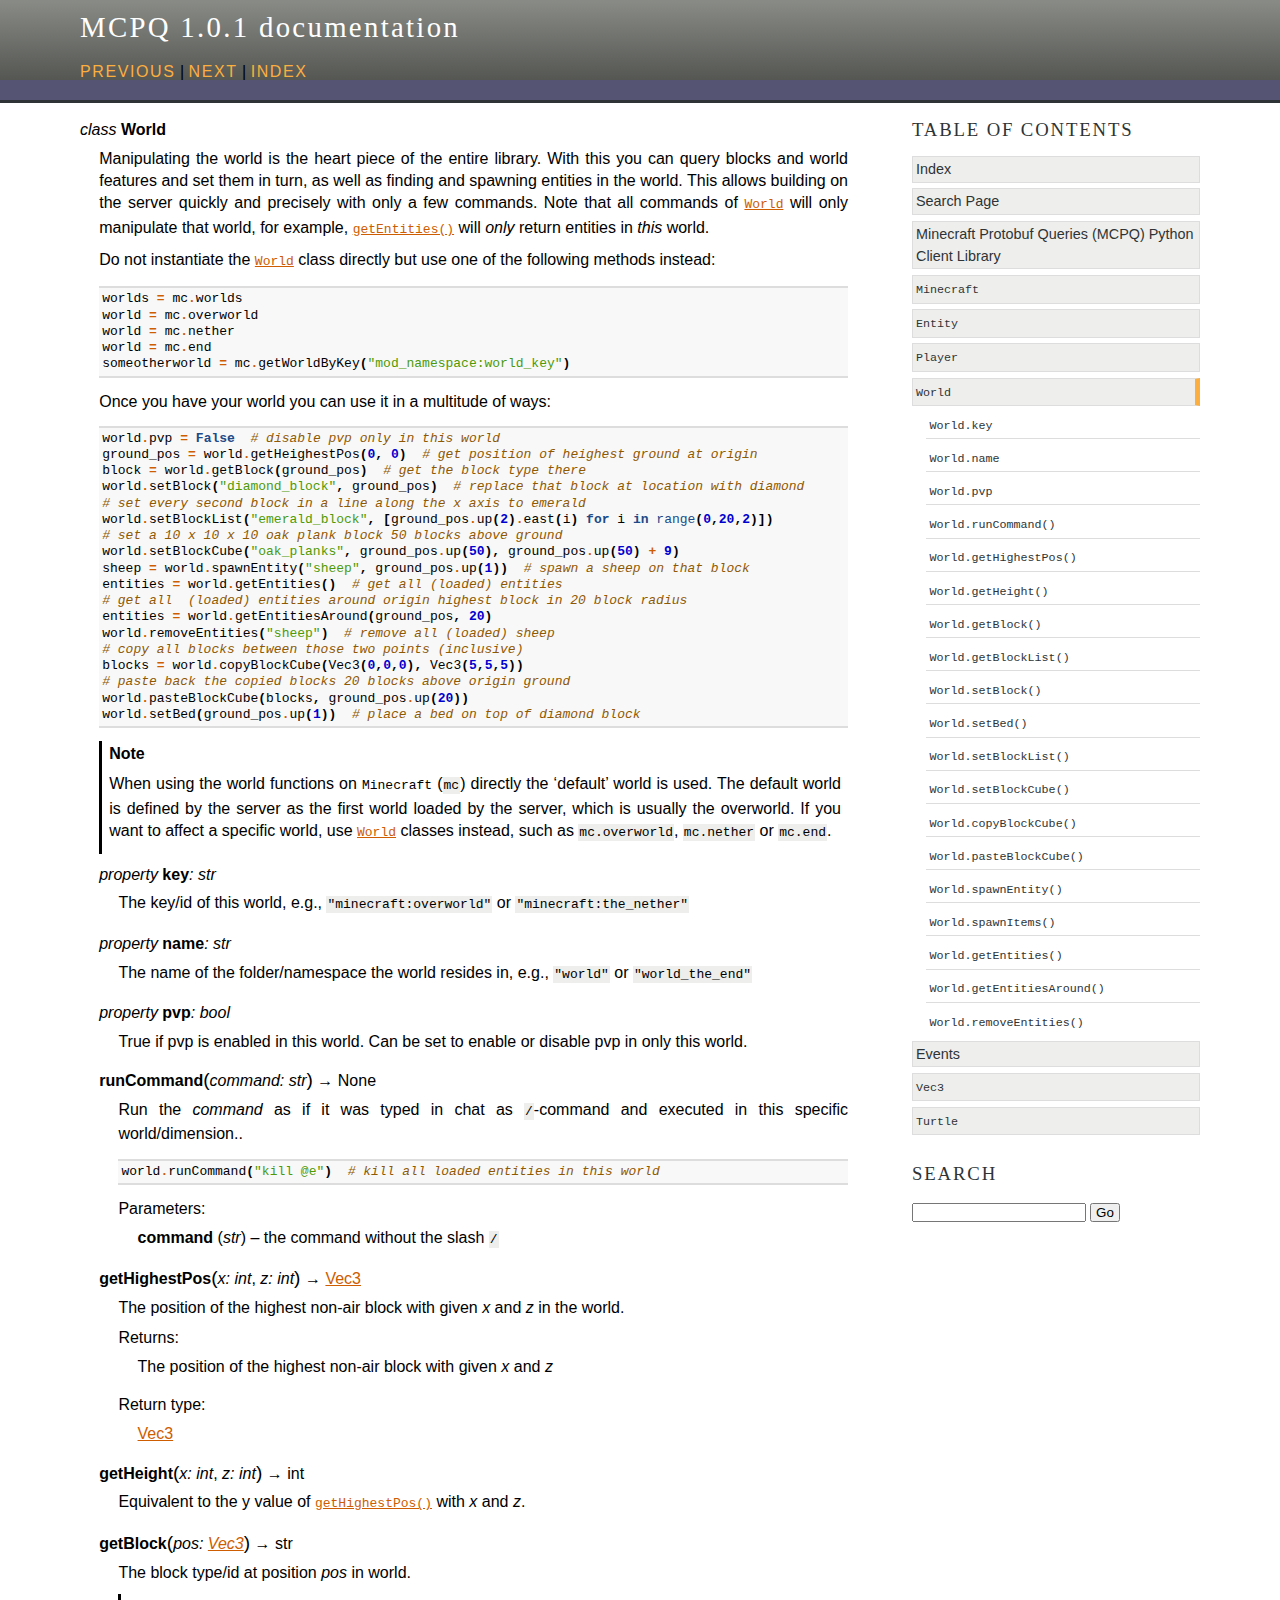
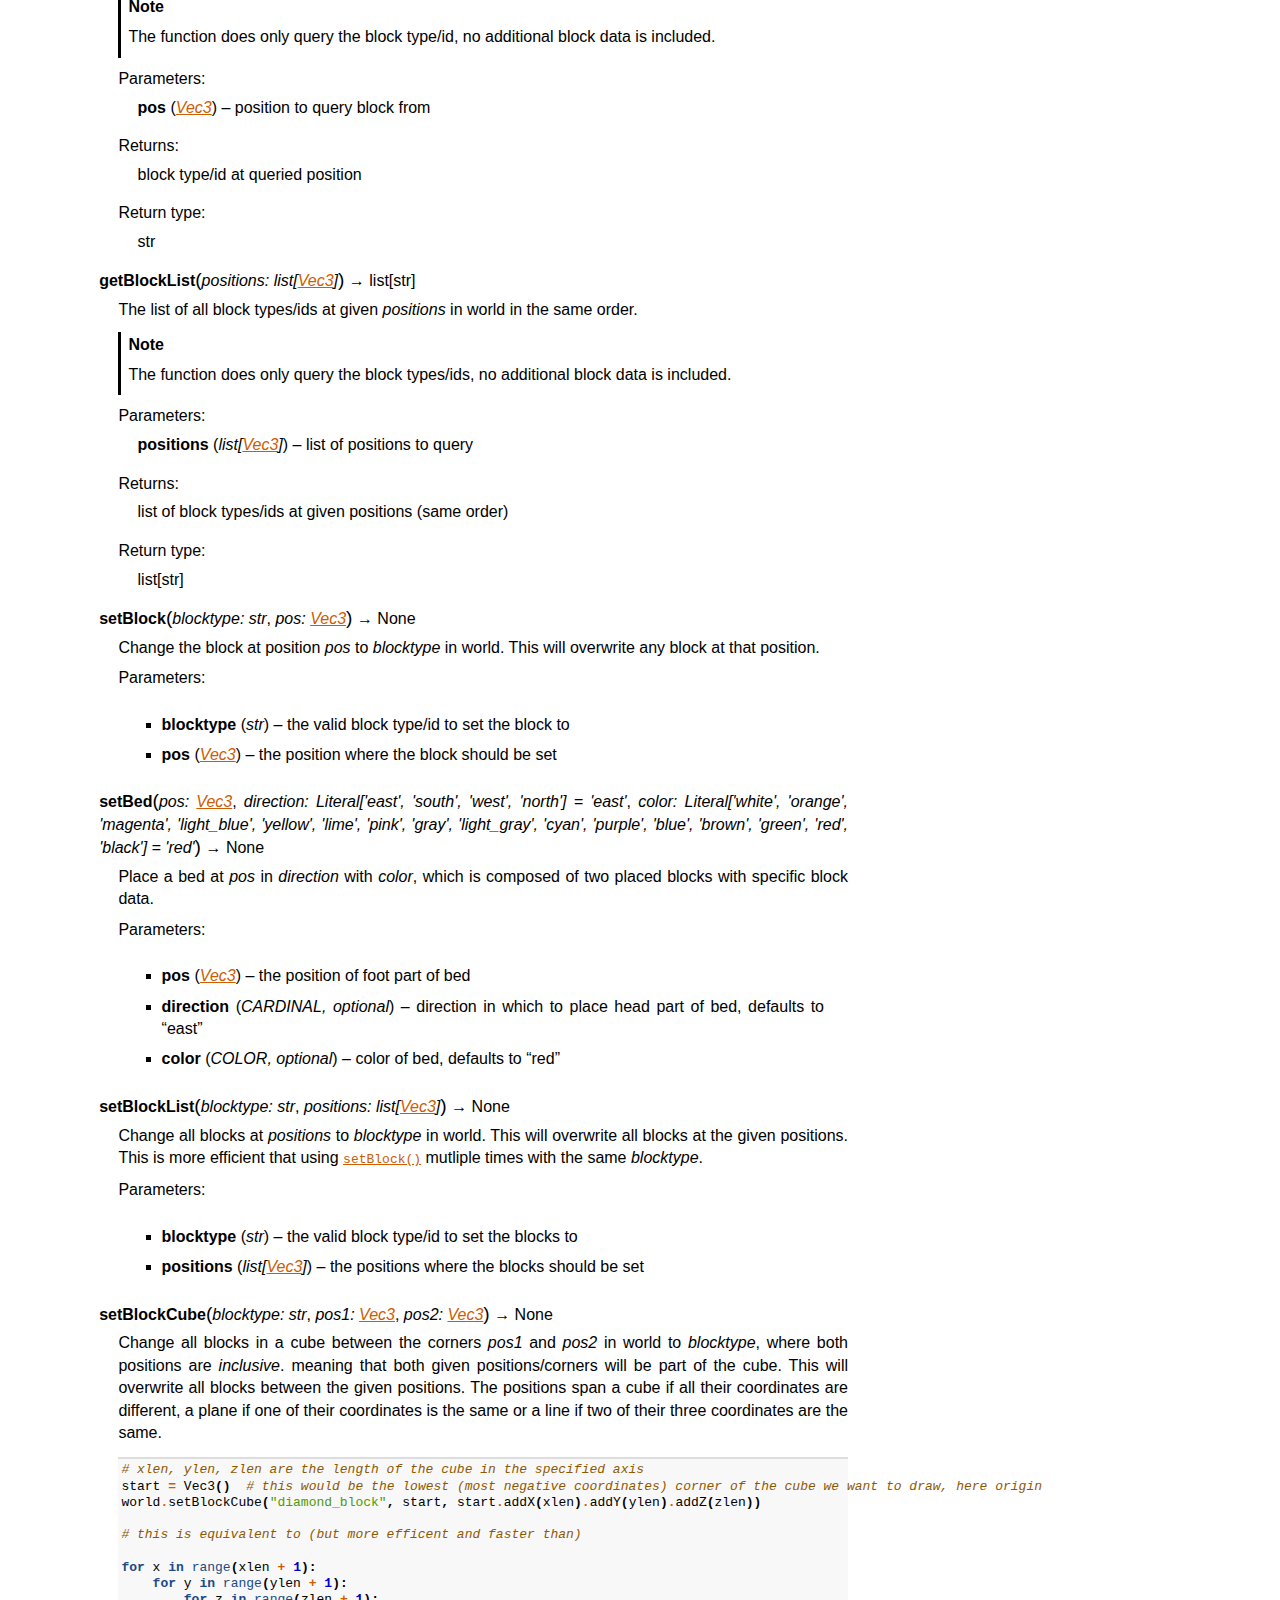
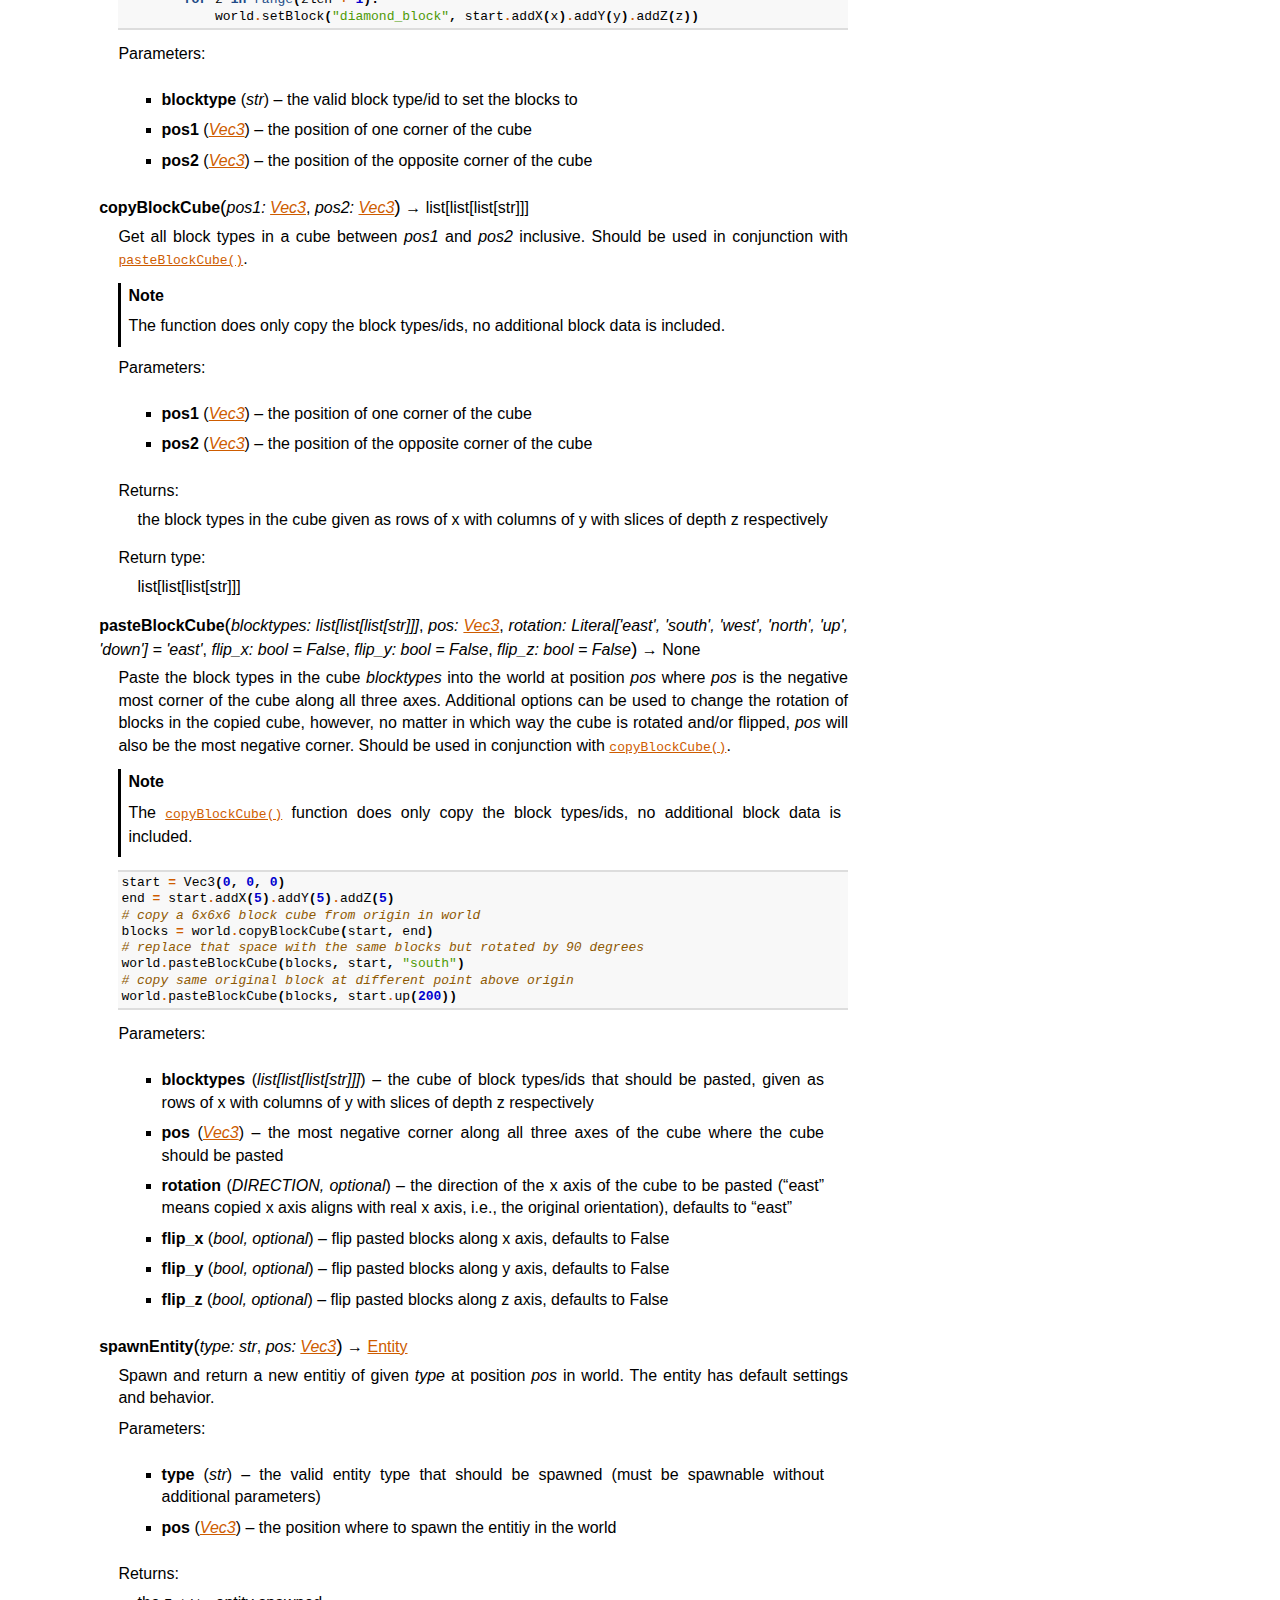
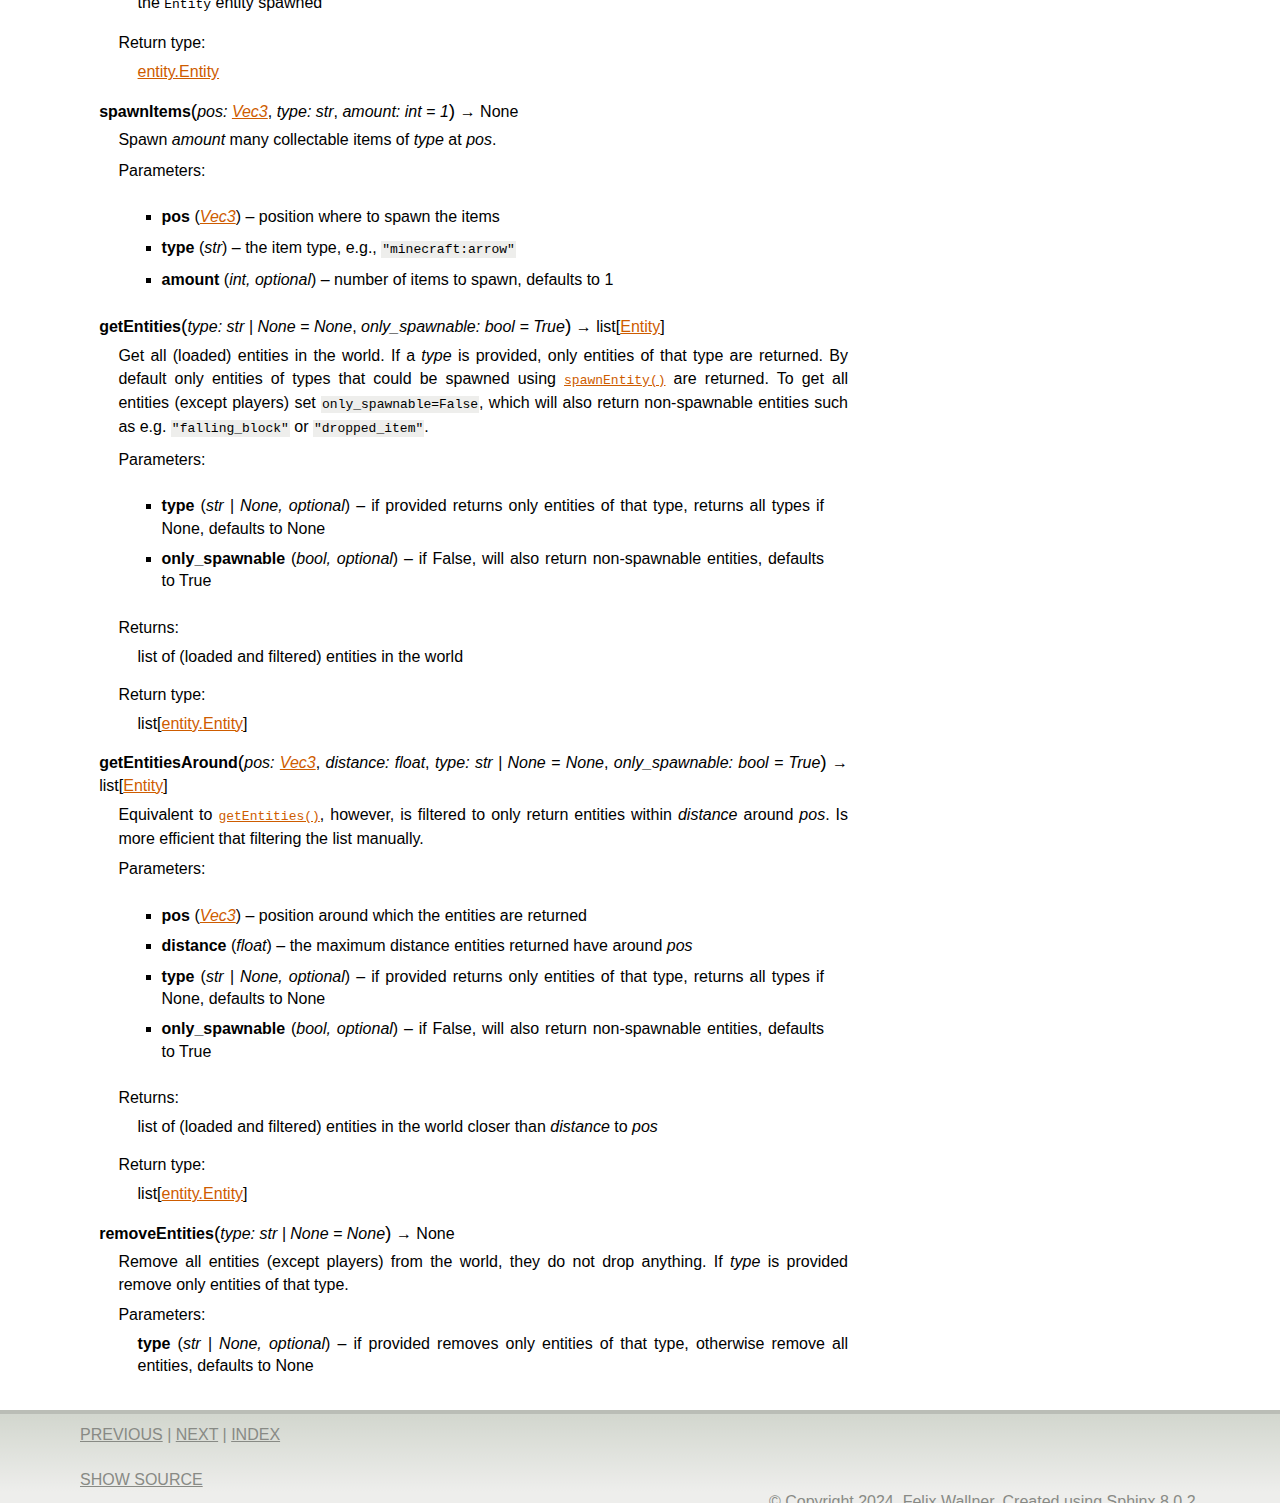
<file: docs/classes/world.html>
<!DOCTYPE html>

<html lang="en" data-content_root="../">
  <head>
    <meta charset="utf-8" />
    <meta name="viewport" content="width=device-width, initial-scale=1.0" /><meta name="viewport" content="width=device-width, initial-scale=1" />

    <title>&lt;no title&gt; &#8212; MCPQ 1.0.1 documentation</title>
    <link rel="stylesheet" type="text/css" href="../_static/pygments.css?v=a746c00c" />
    <link rel="stylesheet" type="text/css" href="../_static/agogo.css?v=8513425a" />
    <script src="../_static/documentation_options.js?v=292eb321"></script>
    <script src="../_static/doctools.js?v=9a2dae69"></script>
    <script src="../_static/sphinx_highlight.js?v=dc90522c"></script>
    <link rel="index" title="Index" href="../genindex.html" />
    <link rel="search" title="Search" href="../search.html" />
    <link rel="next" title="Events" href="events.html" />
    <link rel="prev" title="&lt;no title&gt;" href="player.html" /> 
  </head><body>
    <div class="header-wrapper" role="banner">
      <div class="header">
        <div class="headertitle"><a
          href="../index.html">MCPQ 1.0.1 documentation</a></div>
        <div class="rel" role="navigation" aria-label="Related">
          <a href="player.html" title="&lt;no title&gt;"
             accesskey="P">previous</a> |
          <a href="events.html" title="Events"
             accesskey="N">next</a> |
          <a href="../genindex.html" title="General Index"
             accesskey="I">index</a>
        </div>
       </div>
    </div>

    <div class="content-wrapper">
      <div class="content">
        <div class="document">
            
      <div class="documentwrapper">
        <div class="bodywrapper">
          <div class="body" role="main">
            
  <dl class="py class">
<dt class="sig sig-object py" id="mcpq.world.World">
<em class="property"><span class="pre">class</span><span class="w"> </span></em><span class="sig-name descname"><span class="pre">World</span></span><a class="headerlink" href="#mcpq.world.World" title="Link to this definition">¶</a></dt>
<dd><p>Manipulating the world is the heart piece of the entire library.
With this you can query blocks and world features and set them in turn, as well as finding and spawning entities in the world.
This allows building on the server quickly and precisely with only a few commands.
Note that all commands of <a class="reference internal" href="#mcpq.world.World" title="mcpq.world.World"><code class="xref py py-class docutils literal notranslate"><span class="pre">World</span></code></a> will only manipulate that world, for example, <a class="reference internal" href="#mcpq.world.World.getEntities" title="mcpq.world.World.getEntities"><code class="xref py py-func docutils literal notranslate"><span class="pre">getEntities()</span></code></a> will <em>only</em> return entities in <em>this</em> world.</p>
<p>Do not instantiate the <a class="reference internal" href="#mcpq.world.World" title="mcpq.world.World"><code class="xref py py-class docutils literal notranslate"><span class="pre">World</span></code></a> class directly but use one of the following methods instead:</p>
<div class="highlight-python notranslate"><div class="highlight"><pre><span></span><span class="n">worlds</span> <span class="o">=</span> <span class="n">mc</span><span class="o">.</span><span class="n">worlds</span>
<span class="n">world</span> <span class="o">=</span> <span class="n">mc</span><span class="o">.</span><span class="n">overworld</span>
<span class="n">world</span> <span class="o">=</span> <span class="n">mc</span><span class="o">.</span><span class="n">nether</span>
<span class="n">world</span> <span class="o">=</span> <span class="n">mc</span><span class="o">.</span><span class="n">end</span>
<span class="n">someotherworld</span> <span class="o">=</span> <span class="n">mc</span><span class="o">.</span><span class="n">getWorldByKey</span><span class="p">(</span><span class="s2">&quot;mod_namespace:world_key&quot;</span><span class="p">)</span>
</pre></div>
</div>
<p>Once you have your world you can use it in a multitude of ways:</p>
<div class="highlight-python notranslate"><div class="highlight"><pre><span></span><span class="n">world</span><span class="o">.</span><span class="n">pvp</span> <span class="o">=</span> <span class="kc">False</span>  <span class="c1"># disable pvp only in this world</span>
<span class="n">ground_pos</span> <span class="o">=</span> <span class="n">world</span><span class="o">.</span><span class="n">getHeighestPos</span><span class="p">(</span><span class="mi">0</span><span class="p">,</span> <span class="mi">0</span><span class="p">)</span>  <span class="c1"># get position of heighest ground at origin</span>
<span class="n">block</span> <span class="o">=</span> <span class="n">world</span><span class="o">.</span><span class="n">getBlock</span><span class="p">(</span><span class="n">ground_pos</span><span class="p">)</span>  <span class="c1"># get the block type there</span>
<span class="n">world</span><span class="o">.</span><span class="n">setBlock</span><span class="p">(</span><span class="s2">&quot;diamond_block&quot;</span><span class="p">,</span> <span class="n">ground_pos</span><span class="p">)</span>  <span class="c1"># replace that block at location with diamond</span>
<span class="c1"># set every second block in a line along the x axis to emerald</span>
<span class="n">world</span><span class="o">.</span><span class="n">setBlockList</span><span class="p">(</span><span class="s2">&quot;emerald_block&quot;</span><span class="p">,</span> <span class="p">[</span><span class="n">ground_pos</span><span class="o">.</span><span class="n">up</span><span class="p">(</span><span class="mi">2</span><span class="p">)</span><span class="o">.</span><span class="n">east</span><span class="p">(</span><span class="n">i</span><span class="p">)</span> <span class="k">for</span> <span class="n">i</span> <span class="ow">in</span> <span class="nb">range</span><span class="p">(</span><span class="mi">0</span><span class="p">,</span><span class="mi">20</span><span class="p">,</span><span class="mi">2</span><span class="p">)])</span>
<span class="c1"># set a 10 x 10 x 10 oak plank block 50 blocks above ground</span>
<span class="n">world</span><span class="o">.</span><span class="n">setBlockCube</span><span class="p">(</span><span class="s2">&quot;oak_planks&quot;</span><span class="p">,</span> <span class="n">ground_pos</span><span class="o">.</span><span class="n">up</span><span class="p">(</span><span class="mi">50</span><span class="p">),</span> <span class="n">ground_pos</span><span class="o">.</span><span class="n">up</span><span class="p">(</span><span class="mi">50</span><span class="p">)</span> <span class="o">+</span> <span class="mi">9</span><span class="p">)</span>
<span class="n">sheep</span> <span class="o">=</span> <span class="n">world</span><span class="o">.</span><span class="n">spawnEntity</span><span class="p">(</span><span class="s2">&quot;sheep&quot;</span><span class="p">,</span> <span class="n">ground_pos</span><span class="o">.</span><span class="n">up</span><span class="p">(</span><span class="mi">1</span><span class="p">))</span>  <span class="c1"># spawn a sheep on that block</span>
<span class="n">entities</span> <span class="o">=</span> <span class="n">world</span><span class="o">.</span><span class="n">getEntities</span><span class="p">()</span>  <span class="c1"># get all (loaded) entities</span>
<span class="c1"># get all  (loaded) entities around origin highest block in 20 block radius</span>
<span class="n">entities</span> <span class="o">=</span> <span class="n">world</span><span class="o">.</span><span class="n">getEntitiesAround</span><span class="p">(</span><span class="n">ground_pos</span><span class="p">,</span> <span class="mi">20</span><span class="p">)</span>
<span class="n">world</span><span class="o">.</span><span class="n">removeEntities</span><span class="p">(</span><span class="s2">&quot;sheep&quot;</span><span class="p">)</span>  <span class="c1"># remove all (loaded) sheep</span>
<span class="c1"># copy all blocks between those two points (inclusive)</span>
<span class="n">blocks</span> <span class="o">=</span> <span class="n">world</span><span class="o">.</span><span class="n">copyBlockCube</span><span class="p">(</span><span class="n">Vec3</span><span class="p">(</span><span class="mi">0</span><span class="p">,</span><span class="mi">0</span><span class="p">,</span><span class="mi">0</span><span class="p">),</span> <span class="n">Vec3</span><span class="p">(</span><span class="mi">5</span><span class="p">,</span><span class="mi">5</span><span class="p">,</span><span class="mi">5</span><span class="p">))</span>
<span class="c1"># paste back the copied blocks 20 blocks above origin ground</span>
<span class="n">world</span><span class="o">.</span><span class="n">pasteBlockCube</span><span class="p">(</span><span class="n">blocks</span><span class="p">,</span> <span class="n">ground_pos</span><span class="o">.</span><span class="n">up</span><span class="p">(</span><span class="mi">20</span><span class="p">))</span>
<span class="n">world</span><span class="o">.</span><span class="n">setBed</span><span class="p">(</span><span class="n">ground_pos</span><span class="o">.</span><span class="n">up</span><span class="p">(</span><span class="mi">1</span><span class="p">))</span>  <span class="c1"># place a bed on top of diamond block</span>
</pre></div>
</div>
<div class="admonition note">
<p class="admonition-title">Note</p>
<p>When using the world functions on <code class="xref py py-class docutils literal notranslate"><span class="pre">Minecraft</span></code> (<code class="docutils literal notranslate"><span class="pre">mc</span></code>) directly the ‘default’ world is used. The default world is defined by the server as the first world loaded by the server, which is usually the overworld.
If you want to affect a specific world, use <a class="reference internal" href="#mcpq.world.World" title="mcpq.world.World"><code class="xref py py-class docutils literal notranslate"><span class="pre">World</span></code></a> classes instead, such as <code class="docutils literal notranslate"><span class="pre">mc.overworld</span></code>, <code class="docutils literal notranslate"><span class="pre">mc.nether</span></code> or <code class="docutils literal notranslate"><span class="pre">mc.end</span></code>.</p>
</div>
<dl class="py property">
<dt class="sig sig-object py" id="mcpq.world.World.key">
<em class="property"><span class="pre">property</span><span class="w"> </span></em><span class="sig-name descname"><span class="pre">key</span></span><em class="property"><span class="p"><span class="pre">:</span></span><span class="w"> </span><span class="pre">str</span></em><a class="headerlink" href="#mcpq.world.World.key" title="Link to this definition">¶</a></dt>
<dd><p>The key/id of this world, e.g., <code class="docutils literal notranslate"><span class="pre">&quot;minecraft:overworld&quot;</span></code> or <code class="docutils literal notranslate"><span class="pre">&quot;minecraft:the_nether&quot;</span></code></p>
</dd></dl>

<dl class="py property">
<dt class="sig sig-object py" id="mcpq.world.World.name">
<em class="property"><span class="pre">property</span><span class="w"> </span></em><span class="sig-name descname"><span class="pre">name</span></span><em class="property"><span class="p"><span class="pre">:</span></span><span class="w"> </span><span class="pre">str</span></em><a class="headerlink" href="#mcpq.world.World.name" title="Link to this definition">¶</a></dt>
<dd><p>The name of the folder/namespace the world resides in, e.g., <code class="docutils literal notranslate"><span class="pre">&quot;world&quot;</span></code> or <code class="docutils literal notranslate"><span class="pre">&quot;world_the_end&quot;</span></code></p>
</dd></dl>

<dl class="py property">
<dt class="sig sig-object py" id="mcpq.world.World.pvp">
<em class="property"><span class="pre">property</span><span class="w"> </span></em><span class="sig-name descname"><span class="pre">pvp</span></span><em class="property"><span class="p"><span class="pre">:</span></span><span class="w"> </span><span class="pre">bool</span></em><a class="headerlink" href="#mcpq.world.World.pvp" title="Link to this definition">¶</a></dt>
<dd><p>True if pvp is enabled in this world. Can be set to enable or disable pvp in only this world.</p>
</dd></dl>

<dl class="py method">
<dt class="sig sig-object py" id="mcpq.world.World.runCommand">
<span class="sig-name descname"><span class="pre">runCommand</span></span><span class="sig-paren">(</span><em class="sig-param"><span class="n"><span class="pre">command</span></span><span class="p"><span class="pre">:</span></span><span class="w"> </span><span class="n"><span class="pre">str</span></span></em><span class="sig-paren">)</span> <span class="sig-return"><span class="sig-return-icon">&#x2192;</span> <span class="sig-return-typehint"><span class="pre">None</span></span></span><a class="headerlink" href="#mcpq.world.World.runCommand" title="Link to this definition">¶</a></dt>
<dd><p>Run the <cite>command</cite> as if it was typed in chat as <code class="docutils literal notranslate"><span class="pre">/</span></code>-command and executed in this specific world/dimension..</p>
<div class="highlight-python notranslate"><div class="highlight"><pre><span></span><span class="n">world</span><span class="o">.</span><span class="n">runCommand</span><span class="p">(</span><span class="s2">&quot;kill @e&quot;</span><span class="p">)</span>  <span class="c1"># kill all loaded entities in this world</span>
</pre></div>
</div>
<dl class="field-list simple">
<dt class="field-odd">Parameters<span class="colon">:</span></dt>
<dd class="field-odd"><p><strong>command</strong> (<em>str</em>) – the command without the slash <code class="docutils literal notranslate"><span class="pre">/</span></code></p>
</dd>
</dl>
</dd></dl>

<dl class="py method">
<dt class="sig sig-object py" id="mcpq.world.World.getHighestPos">
<span class="sig-name descname"><span class="pre">getHighestPos</span></span><span class="sig-paren">(</span><em class="sig-param"><span class="n"><span class="pre">x</span></span><span class="p"><span class="pre">:</span></span><span class="w"> </span><span class="n"><span class="pre">int</span></span></em>, <em class="sig-param"><span class="n"><span class="pre">z</span></span><span class="p"><span class="pre">:</span></span><span class="w"> </span><span class="n"><span class="pre">int</span></span></em><span class="sig-paren">)</span> <span class="sig-return"><span class="sig-return-icon">&#x2192;</span> <span class="sig-return-typehint"><a class="reference internal" href="vec3.html#mcpq.Vec3" title="mcpq.vec3.Vec3"><span class="pre">Vec3</span></a></span></span><a class="headerlink" href="#mcpq.world.World.getHighestPos" title="Link to this definition">¶</a></dt>
<dd><p>The position of the highest non-air block with given <cite>x</cite> and <cite>z</cite> in the world.</p>
<dl class="field-list simple">
<dt class="field-odd">Returns<span class="colon">:</span></dt>
<dd class="field-odd"><p>The position of the highest non-air block with given <cite>x</cite> and <cite>z</cite></p>
</dd>
<dt class="field-even">Return type<span class="colon">:</span></dt>
<dd class="field-even"><p><a class="reference internal" href="vec3.html#mcpq.Vec3" title="mcpq.Vec3">Vec3</a></p>
</dd>
</dl>
</dd></dl>

<dl class="py method">
<dt class="sig sig-object py" id="mcpq.world.World.getHeight">
<span class="sig-name descname"><span class="pre">getHeight</span></span><span class="sig-paren">(</span><em class="sig-param"><span class="n"><span class="pre">x</span></span><span class="p"><span class="pre">:</span></span><span class="w"> </span><span class="n"><span class="pre">int</span></span></em>, <em class="sig-param"><span class="n"><span class="pre">z</span></span><span class="p"><span class="pre">:</span></span><span class="w"> </span><span class="n"><span class="pre">int</span></span></em><span class="sig-paren">)</span> <span class="sig-return"><span class="sig-return-icon">&#x2192;</span> <span class="sig-return-typehint"><span class="pre">int</span></span></span><a class="headerlink" href="#mcpq.world.World.getHeight" title="Link to this definition">¶</a></dt>
<dd><p>Equivalent to the y value of <a class="reference internal" href="#mcpq.world.World.getHighestPos" title="mcpq.world.World.getHighestPos"><code class="xref py py-func docutils literal notranslate"><span class="pre">getHighestPos()</span></code></a> with <cite>x</cite> and <cite>z</cite>.</p>
</dd></dl>

<dl class="py method">
<dt class="sig sig-object py" id="mcpq.world.World.getBlock">
<span class="sig-name descname"><span class="pre">getBlock</span></span><span class="sig-paren">(</span><em class="sig-param"><span class="n"><span class="pre">pos</span></span><span class="p"><span class="pre">:</span></span><span class="w"> </span><span class="n"><a class="reference internal" href="vec3.html#mcpq.Vec3" title="mcpq.vec3.Vec3"><span class="pre">Vec3</span></a></span></em><span class="sig-paren">)</span> <span class="sig-return"><span class="sig-return-icon">&#x2192;</span> <span class="sig-return-typehint"><span class="pre">str</span></span></span><a class="headerlink" href="#mcpq.world.World.getBlock" title="Link to this definition">¶</a></dt>
<dd><p>The block type/id at position <cite>pos</cite> in world.</p>
<div class="admonition note">
<p class="admonition-title">Note</p>
<p>The function does only query the block type/id, no additional block data is included.</p>
</div>
<dl class="field-list simple">
<dt class="field-odd">Parameters<span class="colon">:</span></dt>
<dd class="field-odd"><p><strong>pos</strong> (<a class="reference internal" href="vec3.html#mcpq.Vec3" title="mcpq.Vec3"><em>Vec3</em></a>) – position to query block from</p>
</dd>
<dt class="field-even">Returns<span class="colon">:</span></dt>
<dd class="field-even"><p>block type/id at queried position</p>
</dd>
<dt class="field-odd">Return type<span class="colon">:</span></dt>
<dd class="field-odd"><p>str</p>
</dd>
</dl>
</dd></dl>

<dl class="py method">
<dt class="sig sig-object py" id="mcpq.world.World.getBlockList">
<span class="sig-name descname"><span class="pre">getBlockList</span></span><span class="sig-paren">(</span><em class="sig-param"><span class="n"><span class="pre">positions</span></span><span class="p"><span class="pre">:</span></span><span class="w"> </span><span class="n"><span class="pre">list</span><span class="p"><span class="pre">[</span></span><a class="reference internal" href="vec3.html#mcpq.Vec3" title="mcpq.vec3.Vec3"><span class="pre">Vec3</span></a><span class="p"><span class="pre">]</span></span></span></em><span class="sig-paren">)</span> <span class="sig-return"><span class="sig-return-icon">&#x2192;</span> <span class="sig-return-typehint"><span class="pre">list</span><span class="p"><span class="pre">[</span></span><span class="pre">str</span><span class="p"><span class="pre">]</span></span></span></span><a class="headerlink" href="#mcpq.world.World.getBlockList" title="Link to this definition">¶</a></dt>
<dd><p>The list of all block types/ids at given <cite>positions</cite> in world in the same order.</p>
<div class="admonition note">
<p class="admonition-title">Note</p>
<p>The function does only query the block types/ids, no additional block data is included.</p>
</div>
<dl class="field-list simple">
<dt class="field-odd">Parameters<span class="colon">:</span></dt>
<dd class="field-odd"><p><strong>positions</strong> (<em>list</em><em>[</em><a class="reference internal" href="vec3.html#mcpq.Vec3" title="mcpq.Vec3"><em>Vec3</em></a><em>]</em>) – list of positions to query</p>
</dd>
<dt class="field-even">Returns<span class="colon">:</span></dt>
<dd class="field-even"><p>list of block types/ids at given positions (same order)</p>
</dd>
<dt class="field-odd">Return type<span class="colon">:</span></dt>
<dd class="field-odd"><p>list[str]</p>
</dd>
</dl>
</dd></dl>

<dl class="py method">
<dt class="sig sig-object py" id="mcpq.world.World.setBlock">
<span class="sig-name descname"><span class="pre">setBlock</span></span><span class="sig-paren">(</span><em class="sig-param"><span class="n"><span class="pre">blocktype</span></span><span class="p"><span class="pre">:</span></span><span class="w"> </span><span class="n"><span class="pre">str</span></span></em>, <em class="sig-param"><span class="n"><span class="pre">pos</span></span><span class="p"><span class="pre">:</span></span><span class="w"> </span><span class="n"><a class="reference internal" href="vec3.html#mcpq.Vec3" title="mcpq.vec3.Vec3"><span class="pre">Vec3</span></a></span></em><span class="sig-paren">)</span> <span class="sig-return"><span class="sig-return-icon">&#x2192;</span> <span class="sig-return-typehint"><span class="pre">None</span></span></span><a class="headerlink" href="#mcpq.world.World.setBlock" title="Link to this definition">¶</a></dt>
<dd><p>Change the block at position <cite>pos</cite> to <cite>blocktype</cite> in world.
This will overwrite any block at that position.</p>
<dl class="field-list simple">
<dt class="field-odd">Parameters<span class="colon">:</span></dt>
<dd class="field-odd"><ul class="simple">
<li><p><strong>blocktype</strong> (<em>str</em>) – the valid block type/id to set the block to</p></li>
<li><p><strong>pos</strong> (<a class="reference internal" href="vec3.html#mcpq.Vec3" title="mcpq.Vec3"><em>Vec3</em></a>) – the position where the block should be set</p></li>
</ul>
</dd>
</dl>
</dd></dl>

<dl class="py method">
<dt class="sig sig-object py" id="mcpq.world.World.setBed">
<span class="sig-name descname"><span class="pre">setBed</span></span><span class="sig-paren">(</span><em class="sig-param"><span class="n"><span class="pre">pos</span></span><span class="p"><span class="pre">:</span></span><span class="w"> </span><span class="n"><a class="reference internal" href="vec3.html#mcpq.Vec3" title="mcpq.vec3.Vec3"><span class="pre">Vec3</span></a></span></em>, <em class="sig-param"><span class="n"><span class="pre">direction</span></span><span class="p"><span class="pre">:</span></span><span class="w"> </span><span class="n"><span class="pre">Literal</span><span class="p"><span class="pre">[</span></span><span class="s"><span class="pre">'east'</span></span><span class="p"><span class="pre">,</span></span><span class="w"> </span><span class="s"><span class="pre">'south'</span></span><span class="p"><span class="pre">,</span></span><span class="w"> </span><span class="s"><span class="pre">'west'</span></span><span class="p"><span class="pre">,</span></span><span class="w"> </span><span class="s"><span class="pre">'north'</span></span><span class="p"><span class="pre">]</span></span></span><span class="w"> </span><span class="o"><span class="pre">=</span></span><span class="w"> </span><span class="default_value"><span class="pre">'east'</span></span></em>, <em class="sig-param"><span class="n"><span class="pre">color</span></span><span class="p"><span class="pre">:</span></span><span class="w"> </span><span class="n"><span class="pre">Literal</span><span class="p"><span class="pre">[</span></span><span class="s"><span class="pre">'white'</span></span><span class="p"><span class="pre">,</span></span><span class="w"> </span><span class="s"><span class="pre">'orange'</span></span><span class="p"><span class="pre">,</span></span><span class="w"> </span><span class="s"><span class="pre">'magenta'</span></span><span class="p"><span class="pre">,</span></span><span class="w"> </span><span class="s"><span class="pre">'light_blue'</span></span><span class="p"><span class="pre">,</span></span><span class="w"> </span><span class="s"><span class="pre">'yellow'</span></span><span class="p"><span class="pre">,</span></span><span class="w"> </span><span class="s"><span class="pre">'lime'</span></span><span class="p"><span class="pre">,</span></span><span class="w"> </span><span class="s"><span class="pre">'pink'</span></span><span class="p"><span class="pre">,</span></span><span class="w"> </span><span class="s"><span class="pre">'gray'</span></span><span class="p"><span class="pre">,</span></span><span class="w"> </span><span class="s"><span class="pre">'light_gray'</span></span><span class="p"><span class="pre">,</span></span><span class="w"> </span><span class="s"><span class="pre">'cyan'</span></span><span class="p"><span class="pre">,</span></span><span class="w"> </span><span class="s"><span class="pre">'purple'</span></span><span class="p"><span class="pre">,</span></span><span class="w"> </span><span class="s"><span class="pre">'blue'</span></span><span class="p"><span class="pre">,</span></span><span class="w"> </span><span class="s"><span class="pre">'brown'</span></span><span class="p"><span class="pre">,</span></span><span class="w"> </span><span class="s"><span class="pre">'green'</span></span><span class="p"><span class="pre">,</span></span><span class="w"> </span><span class="s"><span class="pre">'red'</span></span><span class="p"><span class="pre">,</span></span><span class="w"> </span><span class="s"><span class="pre">'black'</span></span><span class="p"><span class="pre">]</span></span></span><span class="w"> </span><span class="o"><span class="pre">=</span></span><span class="w"> </span><span class="default_value"><span class="pre">'red'</span></span></em><span class="sig-paren">)</span> <span class="sig-return"><span class="sig-return-icon">&#x2192;</span> <span class="sig-return-typehint"><span class="pre">None</span></span></span><a class="headerlink" href="#mcpq.world.World.setBed" title="Link to this definition">¶</a></dt>
<dd><p>Place a bed at <cite>pos</cite> in <cite>direction</cite> with <cite>color</cite>, which is composed of two placed blocks with specific block data.</p>
<dl class="field-list simple">
<dt class="field-odd">Parameters<span class="colon">:</span></dt>
<dd class="field-odd"><ul class="simple">
<li><p><strong>pos</strong> (<a class="reference internal" href="vec3.html#mcpq.Vec3" title="mcpq.Vec3"><em>Vec3</em></a>) – the position of foot part of bed</p></li>
<li><p><strong>direction</strong> (<em>CARDINAL</em><em>, </em><em>optional</em>) – direction in which to place head part of bed, defaults to “east”</p></li>
<li><p><strong>color</strong> (<em>COLOR</em><em>, </em><em>optional</em>) – color of bed, defaults to “red”</p></li>
</ul>
</dd>
</dl>
</dd></dl>

<dl class="py method">
<dt class="sig sig-object py" id="mcpq.world.World.setBlockList">
<span class="sig-name descname"><span class="pre">setBlockList</span></span><span class="sig-paren">(</span><em class="sig-param"><span class="n"><span class="pre">blocktype</span></span><span class="p"><span class="pre">:</span></span><span class="w"> </span><span class="n"><span class="pre">str</span></span></em>, <em class="sig-param"><span class="n"><span class="pre">positions</span></span><span class="p"><span class="pre">:</span></span><span class="w"> </span><span class="n"><span class="pre">list</span><span class="p"><span class="pre">[</span></span><a class="reference internal" href="vec3.html#mcpq.Vec3" title="mcpq.vec3.Vec3"><span class="pre">Vec3</span></a><span class="p"><span class="pre">]</span></span></span></em><span class="sig-paren">)</span> <span class="sig-return"><span class="sig-return-icon">&#x2192;</span> <span class="sig-return-typehint"><span class="pre">None</span></span></span><a class="headerlink" href="#mcpq.world.World.setBlockList" title="Link to this definition">¶</a></dt>
<dd><p>Change all blocks at <cite>positions</cite> to <cite>blocktype</cite> in world.
This will overwrite all blocks at the given positions.
This is more efficient that using <a class="reference internal" href="#mcpq.world.World.setBlock" title="mcpq.world.World.setBlock"><code class="xref py py-func docutils literal notranslate"><span class="pre">setBlock()</span></code></a> mutliple times with the same <cite>blocktype</cite>.</p>
<dl class="field-list simple">
<dt class="field-odd">Parameters<span class="colon">:</span></dt>
<dd class="field-odd"><ul class="simple">
<li><p><strong>blocktype</strong> (<em>str</em>) – the valid block type/id to set the blocks to</p></li>
<li><p><strong>positions</strong> (<em>list</em><em>[</em><a class="reference internal" href="vec3.html#mcpq.Vec3" title="mcpq.Vec3"><em>Vec3</em></a><em>]</em>) – the positions where the blocks should be set</p></li>
</ul>
</dd>
</dl>
</dd></dl>

<dl class="py method">
<dt class="sig sig-object py" id="mcpq.world.World.setBlockCube">
<span class="sig-name descname"><span class="pre">setBlockCube</span></span><span class="sig-paren">(</span><em class="sig-param"><span class="n"><span class="pre">blocktype</span></span><span class="p"><span class="pre">:</span></span><span class="w"> </span><span class="n"><span class="pre">str</span></span></em>, <em class="sig-param"><span class="n"><span class="pre">pos1</span></span><span class="p"><span class="pre">:</span></span><span class="w"> </span><span class="n"><a class="reference internal" href="vec3.html#mcpq.Vec3" title="mcpq.vec3.Vec3"><span class="pre">Vec3</span></a></span></em>, <em class="sig-param"><span class="n"><span class="pre">pos2</span></span><span class="p"><span class="pre">:</span></span><span class="w"> </span><span class="n"><a class="reference internal" href="vec3.html#mcpq.Vec3" title="mcpq.vec3.Vec3"><span class="pre">Vec3</span></a></span></em><span class="sig-paren">)</span> <span class="sig-return"><span class="sig-return-icon">&#x2192;</span> <span class="sig-return-typehint"><span class="pre">None</span></span></span><a class="headerlink" href="#mcpq.world.World.setBlockCube" title="Link to this definition">¶</a></dt>
<dd><p>Change all blocks in a cube between the corners <cite>pos1</cite> and <cite>pos2</cite> in world to <cite>blocktype</cite>, where both positions are <em>inclusive</em>. meaning that both given positions/corners will be part of the cube.
This will overwrite all blocks between the given positions.
The positions span a cube if all their coordinates are different,
a plane if one of their coordinates is the same or a line if two of their three coordinates are the same.</p>
<div class="highlight-python notranslate"><div class="highlight"><pre><span></span><span class="c1"># xlen, ylen, zlen are the length of the cube in the specified axis</span>
<span class="n">start</span> <span class="o">=</span> <span class="n">Vec3</span><span class="p">()</span>  <span class="c1"># this would be the lowest (most negative coordinates) corner of the cube we want to draw, here origin</span>
<span class="n">world</span><span class="o">.</span><span class="n">setBlockCube</span><span class="p">(</span><span class="s2">&quot;diamond_block&quot;</span><span class="p">,</span> <span class="n">start</span><span class="p">,</span> <span class="n">start</span><span class="o">.</span><span class="n">addX</span><span class="p">(</span><span class="n">xlen</span><span class="p">)</span><span class="o">.</span><span class="n">addY</span><span class="p">(</span><span class="n">ylen</span><span class="p">)</span><span class="o">.</span><span class="n">addZ</span><span class="p">(</span><span class="n">zlen</span><span class="p">))</span>

<span class="c1"># this is equivalent to (but more efficent and faster than)</span>

<span class="k">for</span> <span class="n">x</span> <span class="ow">in</span> <span class="nb">range</span><span class="p">(</span><span class="n">xlen</span> <span class="o">+</span> <span class="mi">1</span><span class="p">):</span>
    <span class="k">for</span> <span class="n">y</span> <span class="ow">in</span> <span class="nb">range</span><span class="p">(</span><span class="n">ylen</span> <span class="o">+</span> <span class="mi">1</span><span class="p">):</span>
        <span class="k">for</span> <span class="n">z</span> <span class="ow">in</span> <span class="nb">range</span><span class="p">(</span><span class="n">zlen</span> <span class="o">+</span> <span class="mi">1</span><span class="p">):</span>
            <span class="n">world</span><span class="o">.</span><span class="n">setBlock</span><span class="p">(</span><span class="s2">&quot;diamond_block&quot;</span><span class="p">,</span> <span class="n">start</span><span class="o">.</span><span class="n">addX</span><span class="p">(</span><span class="n">x</span><span class="p">)</span><span class="o">.</span><span class="n">addY</span><span class="p">(</span><span class="n">y</span><span class="p">)</span><span class="o">.</span><span class="n">addZ</span><span class="p">(</span><span class="n">z</span><span class="p">))</span>
</pre></div>
</div>
<dl class="field-list simple">
<dt class="field-odd">Parameters<span class="colon">:</span></dt>
<dd class="field-odd"><ul class="simple">
<li><p><strong>blocktype</strong> (<em>str</em>) – the valid block type/id to set the blocks to</p></li>
<li><p><strong>pos1</strong> (<a class="reference internal" href="vec3.html#mcpq.Vec3" title="mcpq.Vec3"><em>Vec3</em></a>) – the position of one corner of the cube</p></li>
<li><p><strong>pos2</strong> (<a class="reference internal" href="vec3.html#mcpq.Vec3" title="mcpq.Vec3"><em>Vec3</em></a>) – the position of the opposite corner of the cube</p></li>
</ul>
</dd>
</dl>
</dd></dl>

<dl class="py method">
<dt class="sig sig-object py" id="mcpq.world.World.copyBlockCube">
<span class="sig-name descname"><span class="pre">copyBlockCube</span></span><span class="sig-paren">(</span><em class="sig-param"><span class="n"><span class="pre">pos1</span></span><span class="p"><span class="pre">:</span></span><span class="w"> </span><span class="n"><a class="reference internal" href="vec3.html#mcpq.Vec3" title="mcpq.vec3.Vec3"><span class="pre">Vec3</span></a></span></em>, <em class="sig-param"><span class="n"><span class="pre">pos2</span></span><span class="p"><span class="pre">:</span></span><span class="w"> </span><span class="n"><a class="reference internal" href="vec3.html#mcpq.Vec3" title="mcpq.vec3.Vec3"><span class="pre">Vec3</span></a></span></em><span class="sig-paren">)</span> <span class="sig-return"><span class="sig-return-icon">&#x2192;</span> <span class="sig-return-typehint"><span class="pre">list</span><span class="p"><span class="pre">[</span></span><span class="pre">list</span><span class="p"><span class="pre">[</span></span><span class="pre">list</span><span class="p"><span class="pre">[</span></span><span class="pre">str</span><span class="p"><span class="pre">]</span></span><span class="p"><span class="pre">]</span></span><span class="p"><span class="pre">]</span></span></span></span><a class="headerlink" href="#mcpq.world.World.copyBlockCube" title="Link to this definition">¶</a></dt>
<dd><p>Get all block types in a cube between <cite>pos1</cite> and <cite>pos2</cite> inclusive.
Should be used in conjunction with <a class="reference internal" href="#mcpq.world.World.pasteBlockCube" title="mcpq.world.World.pasteBlockCube"><code class="xref py py-func docutils literal notranslate"><span class="pre">pasteBlockCube()</span></code></a>.</p>
<div class="admonition note">
<p class="admonition-title">Note</p>
<p>The function does only copy the block types/ids, no additional block data is included.</p>
</div>
<dl class="field-list simple">
<dt class="field-odd">Parameters<span class="colon">:</span></dt>
<dd class="field-odd"><ul class="simple">
<li><p><strong>pos1</strong> (<a class="reference internal" href="vec3.html#mcpq.Vec3" title="mcpq.Vec3"><em>Vec3</em></a>) – the position of one corner of the cube</p></li>
<li><p><strong>pos2</strong> (<a class="reference internal" href="vec3.html#mcpq.Vec3" title="mcpq.Vec3"><em>Vec3</em></a>) – the position of the opposite corner of the cube</p></li>
</ul>
</dd>
<dt class="field-even">Returns<span class="colon">:</span></dt>
<dd class="field-even"><p>the block types in the cube given as rows of x with columns of y with slices of depth z respectively</p>
</dd>
<dt class="field-odd">Return type<span class="colon">:</span></dt>
<dd class="field-odd"><p>list[list[list[str]]]</p>
</dd>
</dl>
</dd></dl>

<dl class="py method">
<dt class="sig sig-object py" id="mcpq.world.World.pasteBlockCube">
<span class="sig-name descname"><span class="pre">pasteBlockCube</span></span><span class="sig-paren">(</span><em class="sig-param"><span class="n"><span class="pre">blocktypes</span></span><span class="p"><span class="pre">:</span></span><span class="w"> </span><span class="n"><span class="pre">list</span><span class="p"><span class="pre">[</span></span><span class="pre">list</span><span class="p"><span class="pre">[</span></span><span class="pre">list</span><span class="p"><span class="pre">[</span></span><span class="pre">str</span><span class="p"><span class="pre">]</span></span><span class="p"><span class="pre">]</span></span><span class="p"><span class="pre">]</span></span></span></em>, <em class="sig-param"><span class="n"><span class="pre">pos</span></span><span class="p"><span class="pre">:</span></span><span class="w"> </span><span class="n"><a class="reference internal" href="vec3.html#mcpq.Vec3" title="mcpq.vec3.Vec3"><span class="pre">Vec3</span></a></span></em>, <em class="sig-param"><span class="n"><span class="pre">rotation</span></span><span class="p"><span class="pre">:</span></span><span class="w"> </span><span class="n"><span class="pre">Literal</span><span class="p"><span class="pre">[</span></span><span class="s"><span class="pre">'east'</span></span><span class="p"><span class="pre">,</span></span><span class="w"> </span><span class="s"><span class="pre">'south'</span></span><span class="p"><span class="pre">,</span></span><span class="w"> </span><span class="s"><span class="pre">'west'</span></span><span class="p"><span class="pre">,</span></span><span class="w"> </span><span class="s"><span class="pre">'north'</span></span><span class="p"><span class="pre">,</span></span><span class="w"> </span><span class="s"><span class="pre">'up'</span></span><span class="p"><span class="pre">,</span></span><span class="w"> </span><span class="s"><span class="pre">'down'</span></span><span class="p"><span class="pre">]</span></span></span><span class="w"> </span><span class="o"><span class="pre">=</span></span><span class="w"> </span><span class="default_value"><span class="pre">'east'</span></span></em>, <em class="sig-param"><span class="n"><span class="pre">flip_x</span></span><span class="p"><span class="pre">:</span></span><span class="w"> </span><span class="n"><span class="pre">bool</span></span><span class="w"> </span><span class="o"><span class="pre">=</span></span><span class="w"> </span><span class="default_value"><span class="pre">False</span></span></em>, <em class="sig-param"><span class="n"><span class="pre">flip_y</span></span><span class="p"><span class="pre">:</span></span><span class="w"> </span><span class="n"><span class="pre">bool</span></span><span class="w"> </span><span class="o"><span class="pre">=</span></span><span class="w"> </span><span class="default_value"><span class="pre">False</span></span></em>, <em class="sig-param"><span class="n"><span class="pre">flip_z</span></span><span class="p"><span class="pre">:</span></span><span class="w"> </span><span class="n"><span class="pre">bool</span></span><span class="w"> </span><span class="o"><span class="pre">=</span></span><span class="w"> </span><span class="default_value"><span class="pre">False</span></span></em><span class="sig-paren">)</span> <span class="sig-return"><span class="sig-return-icon">&#x2192;</span> <span class="sig-return-typehint"><span class="pre">None</span></span></span><a class="headerlink" href="#mcpq.world.World.pasteBlockCube" title="Link to this definition">¶</a></dt>
<dd><p>Paste the block types in the cube <cite>blocktypes</cite> into the world at position <cite>pos</cite> where <cite>pos</cite> is the negative most corner of the cube along all three axes.
Additional options can be used to change the rotation of blocks in the copied cube, however, no matter in which way the cube is rotated and/or flipped, <cite>pos</cite> will also be the most negative corner.
Should be used in conjunction with <a class="reference internal" href="#mcpq.world.World.copyBlockCube" title="mcpq.world.World.copyBlockCube"><code class="xref py py-func docutils literal notranslate"><span class="pre">copyBlockCube()</span></code></a>.</p>
<div class="admonition note">
<p class="admonition-title">Note</p>
<p>The <a class="reference internal" href="#mcpq.world.World.copyBlockCube" title="mcpq.world.World.copyBlockCube"><code class="xref py py-func docutils literal notranslate"><span class="pre">copyBlockCube()</span></code></a> function does only copy the block types/ids, no additional block data is included.</p>
</div>
<div class="highlight-python notranslate"><div class="highlight"><pre><span></span><span class="n">start</span> <span class="o">=</span> <span class="n">Vec3</span><span class="p">(</span><span class="mi">0</span><span class="p">,</span> <span class="mi">0</span><span class="p">,</span> <span class="mi">0</span><span class="p">)</span>
<span class="n">end</span> <span class="o">=</span> <span class="n">start</span><span class="o">.</span><span class="n">addX</span><span class="p">(</span><span class="mi">5</span><span class="p">)</span><span class="o">.</span><span class="n">addY</span><span class="p">(</span><span class="mi">5</span><span class="p">)</span><span class="o">.</span><span class="n">addZ</span><span class="p">(</span><span class="mi">5</span><span class="p">)</span>
<span class="c1"># copy a 6x6x6 block cube from origin in world</span>
<span class="n">blocks</span> <span class="o">=</span> <span class="n">world</span><span class="o">.</span><span class="n">copyBlockCube</span><span class="p">(</span><span class="n">start</span><span class="p">,</span> <span class="n">end</span><span class="p">)</span>
<span class="c1"># replace that space with the same blocks but rotated by 90 degrees</span>
<span class="n">world</span><span class="o">.</span><span class="n">pasteBlockCube</span><span class="p">(</span><span class="n">blocks</span><span class="p">,</span> <span class="n">start</span><span class="p">,</span> <span class="s2">&quot;south&quot;</span><span class="p">)</span>
<span class="c1"># copy same original block at different point above origin</span>
<span class="n">world</span><span class="o">.</span><span class="n">pasteBlockCube</span><span class="p">(</span><span class="n">blocks</span><span class="p">,</span> <span class="n">start</span><span class="o">.</span><span class="n">up</span><span class="p">(</span><span class="mi">200</span><span class="p">))</span>
</pre></div>
</div>
<dl class="field-list simple">
<dt class="field-odd">Parameters<span class="colon">:</span></dt>
<dd class="field-odd"><ul class="simple">
<li><p><strong>blocktypes</strong> (<em>list</em><em>[</em><em>list</em><em>[</em><em>list</em><em>[</em><em>str</em><em>]</em><em>]</em><em>]</em>) – the cube of block types/ids that should be pasted, given as rows of x with columns of y with slices of depth z respectively</p></li>
<li><p><strong>pos</strong> (<a class="reference internal" href="vec3.html#mcpq.Vec3" title="mcpq.Vec3"><em>Vec3</em></a>) – the most negative corner along all three axes of the cube where the cube should be pasted</p></li>
<li><p><strong>rotation</strong> (<em>DIRECTION</em><em>, </em><em>optional</em>) – the direction of the x axis of the cube to be pasted (“east” means copied x axis aligns with real x axis, i.e., the original orientation), defaults to “east”</p></li>
<li><p><strong>flip_x</strong> (<em>bool</em><em>, </em><em>optional</em>) – flip pasted blocks along x axis, defaults to False</p></li>
<li><p><strong>flip_y</strong> (<em>bool</em><em>, </em><em>optional</em>) – flip pasted blocks along y axis, defaults to False</p></li>
<li><p><strong>flip_z</strong> (<em>bool</em><em>, </em><em>optional</em>) – flip pasted blocks along z axis, defaults to False</p></li>
</ul>
</dd>
</dl>
</dd></dl>

<dl class="py method">
<dt class="sig sig-object py" id="mcpq.world.World.spawnEntity">
<span class="sig-name descname"><span class="pre">spawnEntity</span></span><span class="sig-paren">(</span><em class="sig-param"><span class="n"><span class="pre">type</span></span><span class="p"><span class="pre">:</span></span><span class="w"> </span><span class="n"><span class="pre">str</span></span></em>, <em class="sig-param"><span class="n"><span class="pre">pos</span></span><span class="p"><span class="pre">:</span></span><span class="w"> </span><span class="n"><a class="reference internal" href="vec3.html#mcpq.Vec3" title="mcpq.vec3.Vec3"><span class="pre">Vec3</span></a></span></em><span class="sig-paren">)</span> <span class="sig-return"><span class="sig-return-icon">&#x2192;</span> <span class="sig-return-typehint"><a class="reference internal" href="entity.html#mcpq.entity.Entity" title="mcpq.entity.Entity"><span class="pre">Entity</span></a></span></span><a class="headerlink" href="#mcpq.world.World.spawnEntity" title="Link to this definition">¶</a></dt>
<dd><p>Spawn and return a new entitiy of given <cite>type</cite> at position <cite>pos</cite> in world.
The entity has default settings and behavior.</p>
<dl class="field-list simple">
<dt class="field-odd">Parameters<span class="colon">:</span></dt>
<dd class="field-odd"><ul class="simple">
<li><p><strong>type</strong> (<em>str</em>) – the valid entity type that should be spawned (must be spawnable without additional parameters)</p></li>
<li><p><strong>pos</strong> (<a class="reference internal" href="vec3.html#mcpq.Vec3" title="mcpq.Vec3"><em>Vec3</em></a>) – the position where to spawn the entitiy in the world</p></li>
</ul>
</dd>
<dt class="field-even">Returns<span class="colon">:</span></dt>
<dd class="field-even"><p>the <code class="xref py py-class docutils literal notranslate"><span class="pre">Entity</span></code> entity spawned</p>
</dd>
<dt class="field-odd">Return type<span class="colon">:</span></dt>
<dd class="field-odd"><p><a class="reference internal" href="entity.html#mcpq.entity.Entity" title="mcpq.entity.Entity">entity.Entity</a></p>
</dd>
</dl>
</dd></dl>

<dl class="py method">
<dt class="sig sig-object py" id="mcpq.world.World.spawnItems">
<span class="sig-name descname"><span class="pre">spawnItems</span></span><span class="sig-paren">(</span><em class="sig-param"><span class="n"><span class="pre">pos</span></span><span class="p"><span class="pre">:</span></span><span class="w"> </span><span class="n"><a class="reference internal" href="vec3.html#mcpq.Vec3" title="mcpq.vec3.Vec3"><span class="pre">Vec3</span></a></span></em>, <em class="sig-param"><span class="n"><span class="pre">type</span></span><span class="p"><span class="pre">:</span></span><span class="w"> </span><span class="n"><span class="pre">str</span></span></em>, <em class="sig-param"><span class="n"><span class="pre">amount</span></span><span class="p"><span class="pre">:</span></span><span class="w"> </span><span class="n"><span class="pre">int</span></span><span class="w"> </span><span class="o"><span class="pre">=</span></span><span class="w"> </span><span class="default_value"><span class="pre">1</span></span></em><span class="sig-paren">)</span> <span class="sig-return"><span class="sig-return-icon">&#x2192;</span> <span class="sig-return-typehint"><span class="pre">None</span></span></span><a class="headerlink" href="#mcpq.world.World.spawnItems" title="Link to this definition">¶</a></dt>
<dd><p>Spawn <cite>amount</cite> many collectable items of <cite>type</cite> at <cite>pos</cite>.</p>
<dl class="field-list simple">
<dt class="field-odd">Parameters<span class="colon">:</span></dt>
<dd class="field-odd"><ul class="simple">
<li><p><strong>pos</strong> (<a class="reference internal" href="vec3.html#mcpq.Vec3" title="mcpq.Vec3"><em>Vec3</em></a>) – position where to spawn the items</p></li>
<li><p><strong>type</strong> (<em>str</em>) – the item type, e.g., <code class="docutils literal notranslate"><span class="pre">&quot;minecraft:arrow&quot;</span></code></p></li>
<li><p><strong>amount</strong> (<em>int</em><em>, </em><em>optional</em>) – number of items to spawn, defaults to 1</p></li>
</ul>
</dd>
</dl>
</dd></dl>

<dl class="py method">
<dt class="sig sig-object py" id="mcpq.world.World.getEntities">
<span class="sig-name descname"><span class="pre">getEntities</span></span><span class="sig-paren">(</span><em class="sig-param"><span class="n"><span class="pre">type</span></span><span class="p"><span class="pre">:</span></span><span class="w"> </span><span class="n"><span class="pre">str</span><span class="w"> </span><span class="p"><span class="pre">|</span></span><span class="w"> </span><span class="pre">None</span></span><span class="w"> </span><span class="o"><span class="pre">=</span></span><span class="w"> </span><span class="default_value"><span class="pre">None</span></span></em>, <em class="sig-param"><span class="n"><span class="pre">only_spawnable</span></span><span class="p"><span class="pre">:</span></span><span class="w"> </span><span class="n"><span class="pre">bool</span></span><span class="w"> </span><span class="o"><span class="pre">=</span></span><span class="w"> </span><span class="default_value"><span class="pre">True</span></span></em><span class="sig-paren">)</span> <span class="sig-return"><span class="sig-return-icon">&#x2192;</span> <span class="sig-return-typehint"><span class="pre">list</span><span class="p"><span class="pre">[</span></span><a class="reference internal" href="entity.html#mcpq.entity.Entity" title="mcpq.entity.Entity"><span class="pre">Entity</span></a><span class="p"><span class="pre">]</span></span></span></span><a class="headerlink" href="#mcpq.world.World.getEntities" title="Link to this definition">¶</a></dt>
<dd><p>Get all (loaded) entities in the world.
If a <cite>type</cite> is provided, only entities of that type are returned.
By default only entities of types that could be spawned using <a class="reference internal" href="#mcpq.world.World.spawnEntity" title="mcpq.world.World.spawnEntity"><code class="xref py py-func docutils literal notranslate"><span class="pre">spawnEntity()</span></code></a> are returned.
To get all entities (except players) set <code class="docutils literal notranslate"><span class="pre">only_spawnable=False</span></code>, which will also return non-spawnable entities such as e.g. <code class="docutils literal notranslate"><span class="pre">&quot;falling_block&quot;</span></code> or <code class="docutils literal notranslate"><span class="pre">&quot;dropped_item&quot;</span></code>.</p>
<dl class="field-list simple">
<dt class="field-odd">Parameters<span class="colon">:</span></dt>
<dd class="field-odd"><ul class="simple">
<li><p><strong>type</strong> (<em>str</em><em> | </em><em>None</em><em>, </em><em>optional</em>) – if provided returns only entities of that type, returns all types if None, defaults to None</p></li>
<li><p><strong>only_spawnable</strong> (<em>bool</em><em>, </em><em>optional</em>) – if False, will also return non-spawnable entities, defaults to True</p></li>
</ul>
</dd>
<dt class="field-even">Returns<span class="colon">:</span></dt>
<dd class="field-even"><p>list of (loaded and filtered) entities in the world</p>
</dd>
<dt class="field-odd">Return type<span class="colon">:</span></dt>
<dd class="field-odd"><p>list[<a class="reference internal" href="entity.html#mcpq.entity.Entity" title="mcpq.entity.Entity">entity.Entity</a>]</p>
</dd>
</dl>
</dd></dl>

<dl class="py method">
<dt class="sig sig-object py" id="mcpq.world.World.getEntitiesAround">
<span class="sig-name descname"><span class="pre">getEntitiesAround</span></span><span class="sig-paren">(</span><em class="sig-param"><span class="n"><span class="pre">pos</span></span><span class="p"><span class="pre">:</span></span><span class="w"> </span><span class="n"><a class="reference internal" href="vec3.html#mcpq.Vec3" title="mcpq.vec3.Vec3"><span class="pre">Vec3</span></a></span></em>, <em class="sig-param"><span class="n"><span class="pre">distance</span></span><span class="p"><span class="pre">:</span></span><span class="w"> </span><span class="n"><span class="pre">float</span></span></em>, <em class="sig-param"><span class="n"><span class="pre">type</span></span><span class="p"><span class="pre">:</span></span><span class="w"> </span><span class="n"><span class="pre">str</span><span class="w"> </span><span class="p"><span class="pre">|</span></span><span class="w"> </span><span class="pre">None</span></span><span class="w"> </span><span class="o"><span class="pre">=</span></span><span class="w"> </span><span class="default_value"><span class="pre">None</span></span></em>, <em class="sig-param"><span class="n"><span class="pre">only_spawnable</span></span><span class="p"><span class="pre">:</span></span><span class="w"> </span><span class="n"><span class="pre">bool</span></span><span class="w"> </span><span class="o"><span class="pre">=</span></span><span class="w"> </span><span class="default_value"><span class="pre">True</span></span></em><span class="sig-paren">)</span> <span class="sig-return"><span class="sig-return-icon">&#x2192;</span> <span class="sig-return-typehint"><span class="pre">list</span><span class="p"><span class="pre">[</span></span><a class="reference internal" href="entity.html#mcpq.entity.Entity" title="mcpq.entity.Entity"><span class="pre">Entity</span></a><span class="p"><span class="pre">]</span></span></span></span><a class="headerlink" href="#mcpq.world.World.getEntitiesAround" title="Link to this definition">¶</a></dt>
<dd><p>Equivalent to <a class="reference internal" href="#mcpq.world.World.getEntities" title="mcpq.world.World.getEntities"><code class="xref py py-func docutils literal notranslate"><span class="pre">getEntities()</span></code></a>, however, is filtered to only return entities within <cite>distance</cite> around <cite>pos</cite>. Is more efficient that filtering the list manually.</p>
<dl class="field-list simple">
<dt class="field-odd">Parameters<span class="colon">:</span></dt>
<dd class="field-odd"><ul class="simple">
<li><p><strong>pos</strong> (<a class="reference internal" href="vec3.html#mcpq.Vec3" title="mcpq.Vec3"><em>Vec3</em></a>) – position around which the entities are returned</p></li>
<li><p><strong>distance</strong> (<em>float</em>) – the maximum distance entities returned have around <cite>pos</cite></p></li>
<li><p><strong>type</strong> (<em>str</em><em> | </em><em>None</em><em>, </em><em>optional</em>) – if provided returns only entities of that type, returns all types if None, defaults to None</p></li>
<li><p><strong>only_spawnable</strong> (<em>bool</em><em>, </em><em>optional</em>) – if False, will also return non-spawnable entities, defaults to True</p></li>
</ul>
</dd>
<dt class="field-even">Returns<span class="colon">:</span></dt>
<dd class="field-even"><p>list of (loaded and filtered) entities in the world closer than <cite>distance</cite> to <cite>pos</cite></p>
</dd>
<dt class="field-odd">Return type<span class="colon">:</span></dt>
<dd class="field-odd"><p>list[<a class="reference internal" href="entity.html#mcpq.entity.Entity" title="mcpq.entity.Entity">entity.Entity</a>]</p>
</dd>
</dl>
</dd></dl>

<dl class="py method">
<dt class="sig sig-object py" id="mcpq.world.World.removeEntities">
<span class="sig-name descname"><span class="pre">removeEntities</span></span><span class="sig-paren">(</span><em class="sig-param"><span class="n"><span class="pre">type</span></span><span class="p"><span class="pre">:</span></span><span class="w"> </span><span class="n"><span class="pre">str</span><span class="w"> </span><span class="p"><span class="pre">|</span></span><span class="w"> </span><span class="pre">None</span></span><span class="w"> </span><span class="o"><span class="pre">=</span></span><span class="w"> </span><span class="default_value"><span class="pre">None</span></span></em><span class="sig-paren">)</span> <span class="sig-return"><span class="sig-return-icon">&#x2192;</span> <span class="sig-return-typehint"><span class="pre">None</span></span></span><a class="headerlink" href="#mcpq.world.World.removeEntities" title="Link to this definition">¶</a></dt>
<dd><p>Remove all entities (except players) from the world, they do not drop anything.
If <cite>type</cite> is provided remove only entities of that type.</p>
<dl class="field-list simple">
<dt class="field-odd">Parameters<span class="colon">:</span></dt>
<dd class="field-odd"><p><strong>type</strong> (<em>str</em><em> | </em><em>None</em><em>, </em><em>optional</em>) – if provided removes only entities of that type, otherwise remove all entities, defaults to None</p>
</dd>
</dl>
</dd></dl>

</dd></dl>



            <div class="clearer"></div>
          </div>
        </div>
      </div>
        </div>
        <div class="sidebar">
          
          <h3>Table of Contents</h3>
          <ul class="current">
<li class="toctree-l1"><a class="reference internal" href="../genindex.html">Index</a></li>
<li class="toctree-l1"><a class="reference internal" href="../search.html">Search Page</a></li>
<li class="toctree-l1"><a class="reference internal" href="../readme_link.html">Minecraft Protobuf Queries (MCPQ) Python Client Library</a></li>
<li class="toctree-l1"><a class="reference internal" href="minecraft.html"><code class="docutils literal notranslate"><span class="pre">Minecraft</span></code></a></li>
<li class="toctree-l1"><a class="reference internal" href="entity.html"><code class="docutils literal notranslate"><span class="pre">Entity</span></code></a></li>
<li class="toctree-l1"><a class="reference internal" href="player.html"><code class="docutils literal notranslate"><span class="pre">Player</span></code></a></li>
<li class="toctree-l1 current"><a class="current reference internal" href="#"><code class="docutils literal notranslate"><span class="pre">World</span></code></a><ul>
<li class="toctree-l2"><a class="reference internal" href="#mcpq.world.World.key"><code class="docutils literal notranslate"><span class="pre">World.key</span></code></a></li>
<li class="toctree-l2"><a class="reference internal" href="#mcpq.world.World.name"><code class="docutils literal notranslate"><span class="pre">World.name</span></code></a></li>
<li class="toctree-l2"><a class="reference internal" href="#mcpq.world.World.pvp"><code class="docutils literal notranslate"><span class="pre">World.pvp</span></code></a></li>
<li class="toctree-l2"><a class="reference internal" href="#mcpq.world.World.runCommand"><code class="docutils literal notranslate"><span class="pre">World.runCommand()</span></code></a></li>
<li class="toctree-l2"><a class="reference internal" href="#mcpq.world.World.getHighestPos"><code class="docutils literal notranslate"><span class="pre">World.getHighestPos()</span></code></a></li>
<li class="toctree-l2"><a class="reference internal" href="#mcpq.world.World.getHeight"><code class="docutils literal notranslate"><span class="pre">World.getHeight()</span></code></a></li>
<li class="toctree-l2"><a class="reference internal" href="#mcpq.world.World.getBlock"><code class="docutils literal notranslate"><span class="pre">World.getBlock()</span></code></a></li>
<li class="toctree-l2"><a class="reference internal" href="#mcpq.world.World.getBlockList"><code class="docutils literal notranslate"><span class="pre">World.getBlockList()</span></code></a></li>
<li class="toctree-l2"><a class="reference internal" href="#mcpq.world.World.setBlock"><code class="docutils literal notranslate"><span class="pre">World.setBlock()</span></code></a></li>
<li class="toctree-l2"><a class="reference internal" href="#mcpq.world.World.setBed"><code class="docutils literal notranslate"><span class="pre">World.setBed()</span></code></a></li>
<li class="toctree-l2"><a class="reference internal" href="#mcpq.world.World.setBlockList"><code class="docutils literal notranslate"><span class="pre">World.setBlockList()</span></code></a></li>
<li class="toctree-l2"><a class="reference internal" href="#mcpq.world.World.setBlockCube"><code class="docutils literal notranslate"><span class="pre">World.setBlockCube()</span></code></a></li>
<li class="toctree-l2"><a class="reference internal" href="#mcpq.world.World.copyBlockCube"><code class="docutils literal notranslate"><span class="pre">World.copyBlockCube()</span></code></a></li>
<li class="toctree-l2"><a class="reference internal" href="#mcpq.world.World.pasteBlockCube"><code class="docutils literal notranslate"><span class="pre">World.pasteBlockCube()</span></code></a></li>
<li class="toctree-l2"><a class="reference internal" href="#mcpq.world.World.spawnEntity"><code class="docutils literal notranslate"><span class="pre">World.spawnEntity()</span></code></a></li>
<li class="toctree-l2"><a class="reference internal" href="#mcpq.world.World.spawnItems"><code class="docutils literal notranslate"><span class="pre">World.spawnItems()</span></code></a></li>
<li class="toctree-l2"><a class="reference internal" href="#mcpq.world.World.getEntities"><code class="docutils literal notranslate"><span class="pre">World.getEntities()</span></code></a></li>
<li class="toctree-l2"><a class="reference internal" href="#mcpq.world.World.getEntitiesAround"><code class="docutils literal notranslate"><span class="pre">World.getEntitiesAround()</span></code></a></li>
<li class="toctree-l2"><a class="reference internal" href="#mcpq.world.World.removeEntities"><code class="docutils literal notranslate"><span class="pre">World.removeEntities()</span></code></a></li>
</ul>
</li>
<li class="toctree-l1"><a class="reference internal" href="events.html">Events</a></li>
<li class="toctree-l1"><a class="reference internal" href="vec3.html"><code class="docutils literal notranslate"><span class="pre">Vec3</span></code></a></li>
<li class="toctree-l1"><a class="reference internal" href="turtle.html"><code class="docutils literal notranslate"><span class="pre">Turtle</span></code></a></li>
</ul>

          <search role="search">
            <h3 style="margin-top: 1.5em;">Search</h3>
            <form class="search" action="../search.html" method="get">
                <input type="text" name="q" />
                <input type="submit" value="Go" />
            </form>
          </search>

        </div>
        <div class="clearer"></div>
      </div>
    </div>

    <div class="footer-wrapper">
      <div class="footer">
        <div class="left">
          <div role="navigation" aria-label="Related">
            <a href="player.html" title="&lt;no title&gt;"
              >previous</a> |
            <a href="events.html" title="Events"
              >next</a> |
            <a href="../genindex.html" title="General Index"
              >index</a>
          </div>
          <div role="note" aria-label="source link">
              <br/>
              <a href="../_sources/classes/world.rst.txt"
                rel="nofollow">Show Source</a>
          </div>
        </div>

        <div class="right">
          
    <div class="footer" role="contentinfo">
    &#169; Copyright 2024, Felix Wallner.
      Created using <a href="https://www.sphinx-doc.org/">Sphinx</a> 8.0.2.
    </div>
        </div>
        <div class="clearer"></div>
      </div>
    </div>

  </body>
</html>
</file>
<file: docs/_static/pygments.css>
pre { line-height: 125%; }
td.linenos .normal { color: inherit; background-color: transparent; padding-left: 5px; padding-right: 5px; }
span.linenos { color: inherit; background-color: transparent; padding-left: 5px; padding-right: 5px; }
td.linenos .special { color: #000000; background-color: #ffffc0; padding-left: 5px; padding-right: 5px; }
span.linenos.special { color: #000000; background-color: #ffffc0; padding-left: 5px; padding-right: 5px; }
.highlight .hll { background-color: #ffffcc }
.highlight { background: #f8f8f8; }
.highlight .c { color: #8f5902; font-style: italic } /* Comment */
.highlight .err { color: #a40000; border: 1px solid #ef2929 } /* Error */
.highlight .g { color: #000000 } /* Generic */
.highlight .k { color: #204a87; font-weight: bold } /* Keyword */
.highlight .l { color: #000000 } /* Literal */
.highlight .n { color: #000000 } /* Name */
.highlight .o { color: #ce5c00; font-weight: bold } /* Operator */
.highlight .x { color: #000000 } /* Other */
.highlight .p { color: #000000; font-weight: bold } /* Punctuation */
.highlight .ch { color: #8f5902; font-style: italic } /* Comment.Hashbang */
.highlight .cm { color: #8f5902; font-style: italic } /* Comment.Multiline */
.highlight .cp { color: #8f5902; font-style: italic } /* Comment.Preproc */
.highlight .cpf { color: #8f5902; font-style: italic } /* Comment.PreprocFile */
.highlight .c1 { color: #8f5902; font-style: italic } /* Comment.Single */
.highlight .cs { color: #8f5902; font-style: italic } /* Comment.Special */
.highlight .gd { color: #a40000 } /* Generic.Deleted */
.highlight .ge { color: #000000; font-style: italic } /* Generic.Emph */
.highlight .ges { color: #000000; font-weight: bold; font-style: italic } /* Generic.EmphStrong */
.highlight .gr { color: #ef2929 } /* Generic.Error */
.highlight .gh { color: #000080; font-weight: bold } /* Generic.Heading */
.highlight .gi { color: #00A000 } /* Generic.Inserted */
.highlight .go { color: #000000; font-style: italic } /* Generic.Output */
.highlight .gp { color: #8f5902 } /* Generic.Prompt */
.highlight .gs { color: #000000; font-weight: bold } /* Generic.Strong */
.highlight .gu { color: #800080; font-weight: bold } /* Generic.Subheading */
.highlight .gt { color: #a40000; font-weight: bold } /* Generic.Traceback */
.highlight .kc { color: #204a87; font-weight: bold } /* Keyword.Constant */
.highlight .kd { color: #204a87; font-weight: bold } /* Keyword.Declaration */
.highlight .kn { color: #204a87; font-weight: bold } /* Keyword.Namespace */
.highlight .kp { color: #204a87; font-weight: bold } /* Keyword.Pseudo */
.highlight .kr { color: #204a87; font-weight: bold } /* Keyword.Reserved */
.highlight .kt { color: #204a87; font-weight: bold } /* Keyword.Type */
.highlight .ld { color: #000000 } /* Literal.Date */
.highlight .m { color: #0000cf; font-weight: bold } /* Literal.Number */
.highlight .s { color: #4e9a06 } /* Literal.String */
.highlight .na { color: #c4a000 } /* Name.Attribute */
.highlight .nb { color: #204a87 } /* Name.Builtin */
.highlight .nc { color: #000000 } /* Name.Class */
.highlight .no { color: #000000 } /* Name.Constant */
.highlight .nd { color: #5c35cc; font-weight: bold } /* Name.Decorator */
.highlight .ni { color: #ce5c00 } /* Name.Entity */
.highlight .ne { color: #cc0000; font-weight: bold } /* Name.Exception */
.highlight .nf { color: #000000 } /* Name.Function */
.highlight .nl { color: #f57900 } /* Name.Label */
.highlight .nn { color: #000000 } /* Name.Namespace */
.highlight .nx { color: #000000 } /* Name.Other */
.highlight .py { color: #000000 } /* Name.Property */
.highlight .nt { color: #204a87; font-weight: bold } /* Name.Tag */
.highlight .nv { color: #000000 } /* Name.Variable */
.highlight .ow { color: #204a87; font-weight: bold } /* Operator.Word */
.highlight .pm { color: #000000; font-weight: bold } /* Punctuation.Marker */
.highlight .w { color: #f8f8f8 } /* Text.Whitespace */
.highlight .mb { color: #0000cf; font-weight: bold } /* Literal.Number.Bin */
.highlight .mf { color: #0000cf; font-weight: bold } /* Literal.Number.Float */
.highlight .mh { color: #0000cf; font-weight: bold } /* Literal.Number.Hex */
.highlight .mi { color: #0000cf; font-weight: bold } /* Literal.Number.Integer */
.highlight .mo { color: #0000cf; font-weight: bold } /* Literal.Number.Oct */
.highlight .sa { color: #4e9a06 } /* Literal.String.Affix */
.highlight .sb { color: #4e9a06 } /* Literal.String.Backtick */
.highlight .sc { color: #4e9a06 } /* Literal.String.Char */
.highlight .dl { color: #4e9a06 } /* Literal.String.Delimiter */
.highlight .sd { color: #8f5902; font-style: italic } /* Literal.String.Doc */
.highlight .s2 { color: #4e9a06 } /* Literal.String.Double */
.highlight .se { color: #4e9a06 } /* Literal.String.Escape */
.highlight .sh { color: #4e9a06 } /* Literal.String.Heredoc */
.highlight .si { color: #4e9a06 } /* Literal.String.Interpol */
.highlight .sx { color: #4e9a06 } /* Literal.String.Other */
.highlight .sr { color: #4e9a06 } /* Literal.String.Regex */
.highlight .s1 { color: #4e9a06 } /* Literal.String.Single */
.highlight .ss { color: #4e9a06 } /* Literal.String.Symbol */
.highlight .bp { color: #3465a4 } /* Name.Builtin.Pseudo */
.highlight .fm { color: #000000 } /* Name.Function.Magic */
.highlight .vc { color: #000000 } /* Name.Variable.Class */
.highlight .vg { color: #000000 } /* Name.Variable.Global */
.highlight .vi { color: #000000 } /* Name.Variable.Instance */
.highlight .vm { color: #000000 } /* Name.Variable.Magic */
.highlight .il { color: #0000cf; font-weight: bold } /* Literal.Number.Integer.Long */
</file>
<file: docs/_static/agogo.css>
/*
 * agogo.css_t
 * ~~~~~~~~~~~
 *
 * Sphinx stylesheet -- agogo theme.
 *
 * :copyright: Copyright 2007-2024 by the Sphinx team, see AUTHORS.
 * :license: BSD, see LICENSE for details.
 *
 */

* {
  margin: 0px;
  padding: 0px;
}

body {
  font-family: "Verdana", Arial, sans-serif;
  line-height: 1.4em;
  color: black;
  background-color: #eeeeec;

  /* fix for background colors breaking at horizontal
    scrolling on smaller devices */
  min-width: fit-content;
}


/* Page layout */

div.header, div.content, div.footer {
  width: 70em;
  margin-left: auto;
  margin-right: auto;
}

div.header-wrapper {
  background: #555573 url(bgtop.png) top left repeat-x;
  border-bottom: 3px solid #2e3436;
}


/* Default body styles */
a {
  color: #ce5c00;
}

a:visited {
  color: #551a8b;
}

div.bodywrapper a, div.footer a {
  text-decoration: underline;
}

.clearer {
  clear: both;
}

.left {
  float: left;
}

.right {
  float: right;
}

.line-block {
    display: block;
    margin-top: 1em;
    margin-bottom: 1em;
}

.line-block .line-block {
    margin-top: 0;
    margin-bottom: 0;
    margin-left: 1.5em;
}

h1, h2, h3, h4 {
  font-family: "Georgia", "Times New Roman", serif;
  font-weight: normal;
  color: #3465a4;
  margin-bottom: .8em;
}

h1 {
  color: #204a87;
}

h2 {
  padding-bottom: .5em;
  border-bottom: 1px solid #3465a4;
}

a.headerlink {
  visibility: hidden;
  color: #dddddd;
  padding-left: .3em;
}

h1:hover > a.headerlink,
h2:hover > a.headerlink,
h3:hover > a.headerlink,
h4:hover > a.headerlink,
h5:hover > a.headerlink,
h6:hover > a.headerlink,
dt:hover > a.headerlink,
caption:hover > a.headerlink,
p.caption:hover > a.headerlink,
div.code-block-caption:hover > a.headerlink {
  visibility: visible;
}

img {
  border: 0;
}

div.admonition {
  margin-top: 10px;
  margin-bottom: 10px;
  padding: 2px 7px 1px 7px;
  border-left: 0.2em solid black;
}

p.admonition-title {
  margin: 0px 10px 5px 0px;
  font-weight: bold;
}

dt:target, .highlighted {
  background-color: #fbe54e;
}

/* Header */

div.header {
  padding: 1em;
}

div.header .headertitle {
  font-family: "Georgia", "Times New Roman", serif;
  font-weight: normal;
  font-size: 180%;
  letter-spacing: .08em;
  margin-bottom: .8em;
}

div.header .headertitle a {
  color: white;
}

div.header div.rel {
  margin-top: 1em;
}

div.header div.rel a {
  color: #fcaf3e;
  letter-spacing: .1em;
  text-transform: uppercase;
}

p.logo {
    float: right;
}

img.logo {
    border: 0;
}


/* Content */
div.content-wrapper {
  background-color: white;
  padding: 1em;
}

div.document {
  width: 50em;
  float: left;
}

div.body {
  padding-right: 2em;
  text-align: justify;
}

div.document h1 {
  line-height: 120%;
}

div.document ul {
  margin: 1.5em;
  list-style-type: square;
}

div.document dd {
  margin-left: 1.2em;
  margin-top: .4em;
  margin-bottom: 1em;
}

div.document .section {
  margin-top: 1.7em;
}
div.document .section:first-child {
  margin-top: 0px;
}

div.document div.highlight {
  padding: 3px;
  border-top: 2px solid #dddddd;
  border-bottom: 2px solid #dddddd;
  margin-top: .8em;
  margin-bottom: .8em;
}

div.document div.literal-block-wrapper {
  margin-top: .8em;
  margin-bottom: .8em;
}

div.document div.literal-block-wrapper div.highlight {
  margin: 0;
}

div.document div.code-block-caption span.caption-number {
    padding: 0.1em 0.3em;
    font-style: italic;
}

div.document div.code-block-caption span.caption-text {
}

div.document h2 {
  margin-top: .7em;
}

div.document p {
  margin-bottom: .5em;
}

div.document li.toctree-l1 {
  margin-bottom: 1em;
}

div.document .descname {
  font-weight: bold;
}

div.document .sig-paren {
    font-size: larger;
}

div.document .docutils.literal {
  background-color: #eeeeec;
  padding: 1px;
}

div.document .docutils.xref.literal {
  background-color: transparent;
  padding: 0px;
}

div.document blockquote {
  margin: 1em;
}

div.document ol {
  margin: 1.5em;
}


/* Sidebar */

div.sidebar,
aside.sidebar {
  width: 20em;
  float: right;
  font-size: .9em;
}

div.sidebar a, aside.sidebar a, div.header a {
  text-decoration: none;
}

div.sidebar a:hover, aside.sidebar a:hover, div.header a:hover {
  text-decoration: underline;
}

div.sidebar h3,
aside.sidebar h3 {
  color: #2e3436;
  text-transform: uppercase;
  font-size: 130%;
  letter-spacing: .1em;
}

div.sidebar ul,
aside.sidebar ul {
  list-style-type: none;
}

div.sidebar li.toctree-l1 a,
aside.sidebar li.toctree-l1 a {
  display: block;
  padding: 1px;
  border: 1px solid #dddddd;
  background-color: #eeeeec;
  margin-bottom: .4em;
  padding-left: 3px;
  color: #2e3436;
}

div.sidebar li.toctree-l2 a,
aside.sidebar li.toctree-l2 a {
  background-color: transparent;
  border: none;
  margin-left: 1em;
  border-bottom: 1px solid #dddddd;
}

div.sidebar li.toctree-l3 a,
aside.sidebar li.toctree-l3 a {
  background-color: transparent;
  border: none;
  margin-left: 2em;
  border-bottom: 1px solid #dddddd;
}

div.sidebar li.toctree-l2:last-child a,
aside.sidebar li.toctree-l2:last-child a {
  border-bottom: none;
}

div.sidebar li.toctree-l1.current a,
aside.sidebar li.toctree-l1.current a {
  border-right: 5px solid #fcaf3e;
}

div.sidebar li.toctree-l1.current li.toctree-l2 a,
aside.sidebar li.toctree-l1.current li.toctree-l2 a {
  border-right: none;
}

div.sidebar input[type="text"],
aside.sidebar input[type="text"] {
  width: 170px;
}

div.sidebar input[type="submit"],
aside.sidebar input[type="submit"] {
  width: 30px;
}


/* Footer */

div.footer-wrapper {
  background: url(bgfooter.png) top left repeat-x;
  border-top: 4px solid #babdb6;
  padding-top: 10px;
  padding-bottom: 10px;
  min-height: 80px;
}

div.footer, div.footer a {
  color: #888a85;
}

div.footer .right {
  text-align: right;
}

div.footer .left {
  text-transform: uppercase;
}


/* Styles copied from basic theme */

img.align-left, figure.align-left, .figure.align-left, object.align-left {
    clear: left;
    float: left;
    margin-right: 1em;
}

img.align-right, figure.align-right, .figure.align-right, object.align-right {
    clear: right;
    float: right;
    margin-left: 1em;
}

img.align-center, figure.align-center, .figure.align-center, object.align-center {
  display: block;
  margin-left: auto;
  margin-right: auto;
}

img.align-default, figure.align-default, .figure.align-default {
  display: block;
  margin-left: auto;
  margin-right: auto;
}

.align-left {
    text-align: left;
}

.align-center {
    text-align: center;
}

.align-right {
    text-align: right;
}

table caption span.caption-number {
    font-style: italic;
}

table caption span.caption-text {
}

div.figure p.caption span.caption-number,
figcaption span.caption-number {
    font-style: italic;
}

div.figure p.caption span.caption-text,
figcaption span.caption-text {
}

/* -- search page ----------------------------------------------------------- */

ul.search {
    margin: 10px 0 0 20px;
    padding: 0;
}

ul.search li {
    padding: 5px 0 5px 20px;
    background-image: url(file.png);
    background-repeat: no-repeat;
    background-position: 0 7px;
}

ul.search li a {
    font-weight: bold;
}

ul.search li div.context {
    color: #888;
    margin: 2px 0 0 30px;
    text-align: left;
}

ul.keywordmatches li.goodmatch a {
    font-weight: bold;
}

/* -- index page ------------------------------------------------------------ */

table.contentstable {
    width: 90%;
}

table.contentstable p.biglink {
    line-height: 150%;
}

a.biglink {
    font-size: 1.3em;
}

span.linkdescr {
    font-style: italic;
    padding-top: 5px;
    font-size: 90%;
}

/* -- general index --------------------------------------------------------- */

table.indextable td {
    text-align: left;
    vertical-align: top;
}

table.indextable ul {
    margin-top: 0;
    margin-bottom: 0;
    list-style-type: none;
}

table.indextable > tbody > tr > td > ul {
    padding-left: 0em;
}

table.indextable tr.pcap {
    height: 10px;
}

table.indextable tr.cap {
    margin-top: 10px;
    background-color: #f2f2f2;
}

img.toggler {
    margin-right: 3px;
    margin-top: 3px;
    cursor: pointer;
}

/* -- domain module index --------------------------------------------------- */

table.modindextable td {
    padding: 2px;
    border-collapse: collapse;
}

/* -- viewcode extension ---------------------------------------------------- */

.viewcode-link {
    float: right;
}

.viewcode-back {
    float: right;
    font-family:: "Verdana", Arial, sans-serif;
}

div.viewcode-block:target {
    margin: -1px -3px;
    padding: 0 3px;
    background-color: #f4debf;
    border-top: 1px solid #ac9;
    border-bottom: 1px solid #ac9;
}

div.code-block-caption {
    background-color: #ddd;
    color: #333;
    padding: 2px 5px;
    font-size: small;
}

/* -- math display ---------------------------------------------------------- */

div.body div.math p {
    text-align: center;
}

span.eqno {
    float: right;
}
</file>
